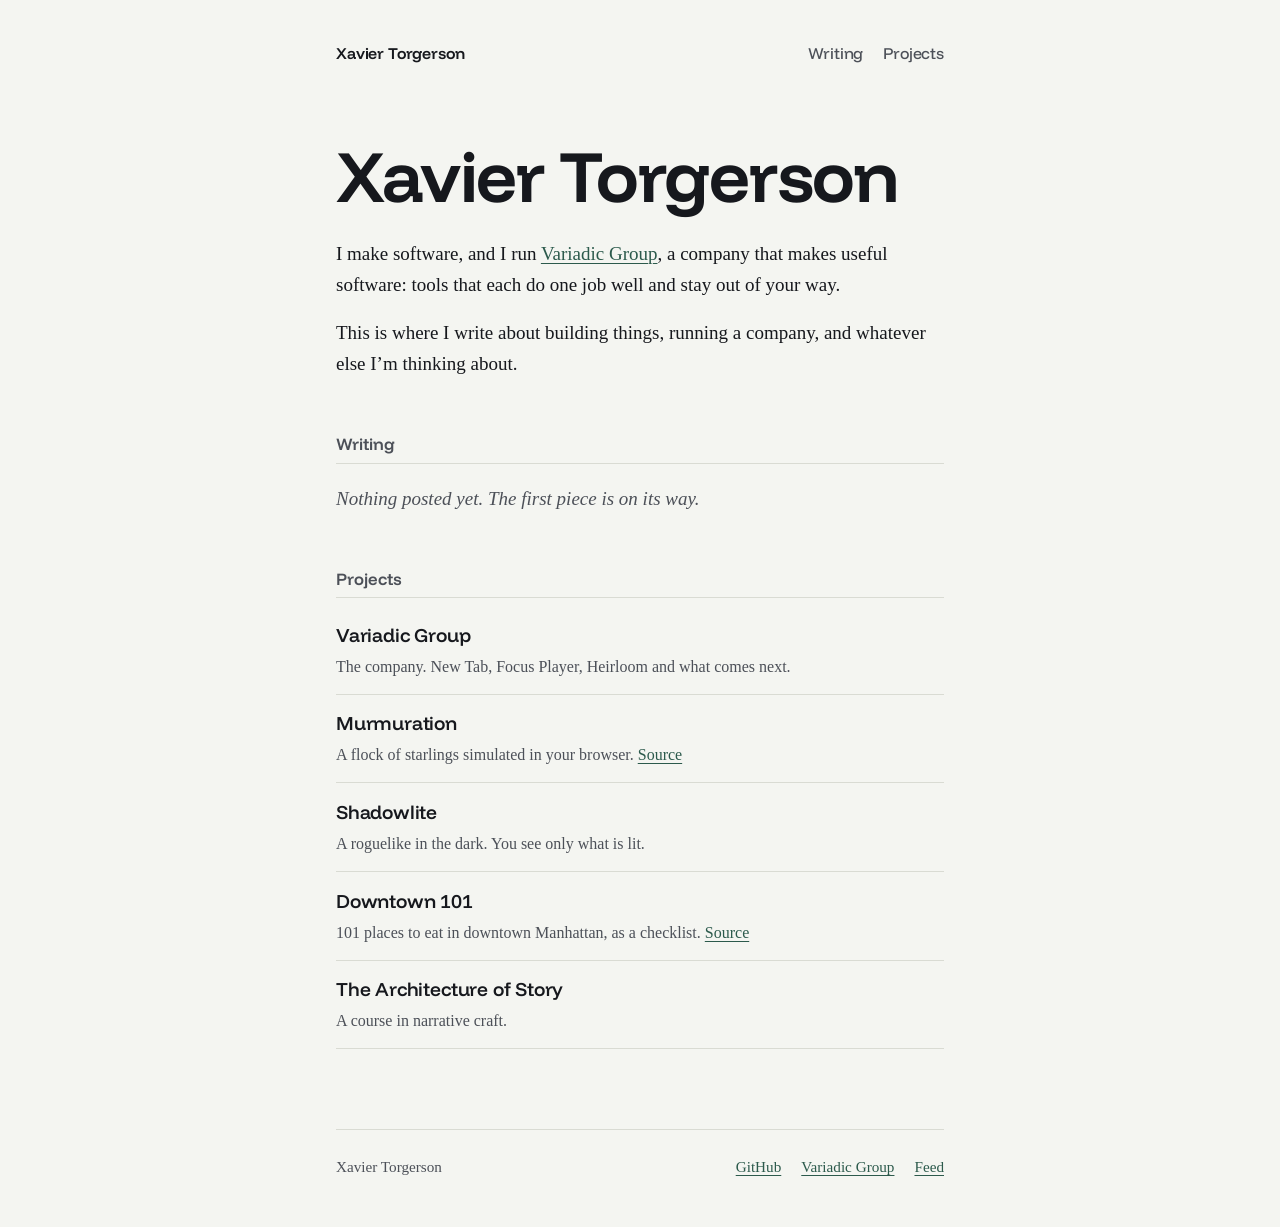
<file: index.html>
<!doctype html>
<html lang="en">
<head>
<meta charset="utf-8">
<meta name="viewport" content="width=device-width, initial-scale=1">
<title>Xavier Torgerson</title>
<meta name="description" content="Xavier Torgerson makes software and runs Variadic Group. Writing on building things and running a company.">
<link rel="canonical" href="https://xlt.pw/">
<meta name="author" content="Xavier Torgerson">
<meta property="og:type" content="website">
<meta property="og:site_name" content="Xavier Torgerson">
<meta property="og:url" content="https://xlt.pw/">
<meta property="og:title" content="Xavier Torgerson">
<meta property="og:description" content="Xavier Torgerson makes software and runs Variadic Group. Writing on building things and running a company.">
<meta property="og:image" content="https://xlt.pw/og.png">
<meta property="og:image:width" content="1200">
<meta property="og:image:height" content="630">
<meta name="twitter:card" content="summary_large_image">
<script type="application/ld+json">{"@context": "https://schema.org", "@graph": [{"@type": "WebSite", "@id": "https://xlt.pw/#site", "url": "https://xlt.pw/", "name": "Xavier Torgerson", "author": {"@id": "https://xlt.pw/#me"}}, {"@type": "Person", "@id": "https://xlt.pw/#me", "name": "Xavier Torgerson", "url": "https://xlt.pw/", "sameAs": ["https://github.com/xaviertorgerson"], "worksFor": {"@type": "Organization", "name": "Variadic Group", "url": "https://variadicgroup.com/"}}]}</script>
<link rel="stylesheet" href="/style.css">
<link rel="alternate" type="application/atom+xml" title="Xavier Torgerson" href="/feed.xml">
<link rel="icon" href="data:,">
</head>
<body>
<header class="top">
  <a href="/">Xavier Torgerson</a>
  <nav aria-label="Site"><a href="/writing/">Writing</a><a href="#projects">Projects</a></nav>
</header>
<main>
  <div class="intro">
    <h1>Xavier Torgerson</h1>
    <p>I make software, and I run <a href="https://variadicgroup.com">Variadic Group</a>, a company that makes useful software: tools that each do one job well and stay out of your way.</p>
    <p>This is where I write about building things, running a company, and whatever else I’m thinking about.</p>
  </div>

  <section aria-labelledby="h-writing">
    <h2 id="h-writing">Writing</h2>
    <!-- Newest first; the same list is on /writing/ and in /feed.xml. -->
    <p class="empty">Nothing posted yet. The first piece is on its way.</p>
  </section>

  <section id="projects" aria-labelledby="h-projects">
    <h2 id="h-projects">Projects</h2>
    <ul class="list">
      <li><a href="https://variadicgroup.com">Variadic Group</a><span>The company. New Tab, Focus Player, Heirloom and what comes next.</span></li>
      <li><a href="/murmuration/">Murmuration</a><span>A flock of starlings simulated in your browser. <a href="https://github.com/xaviertorgerson/murmuration">Source</a></span></li>
      <li><a href="/shadowlite/">Shadowlite</a><span>A roguelike in the dark. You see only what is lit.</span></li>
      <li><a href="/downtown-101/">Downtown 101</a><span>101 places to eat in downtown Manhattan, as a checklist. <a href="https://github.com/xaviertorgerson/downtown-101">Source</a></span></li>
      <li><a href="/storytelling.html">The Architecture of Story</a><span>A course in narrative craft.</span></li>
    </ul>
  </section>
</main>
<footer class="foot">
  <span>Xavier Torgerson</span>
  <nav aria-label="Elsewhere"><a href="https://github.com/xaviertorgerson">GitHub</a><a href="https://variadicgroup.com">Variadic Group</a><a href="/feed.xml">Feed</a></nav>
</footer>
</body>
</html>
</file>
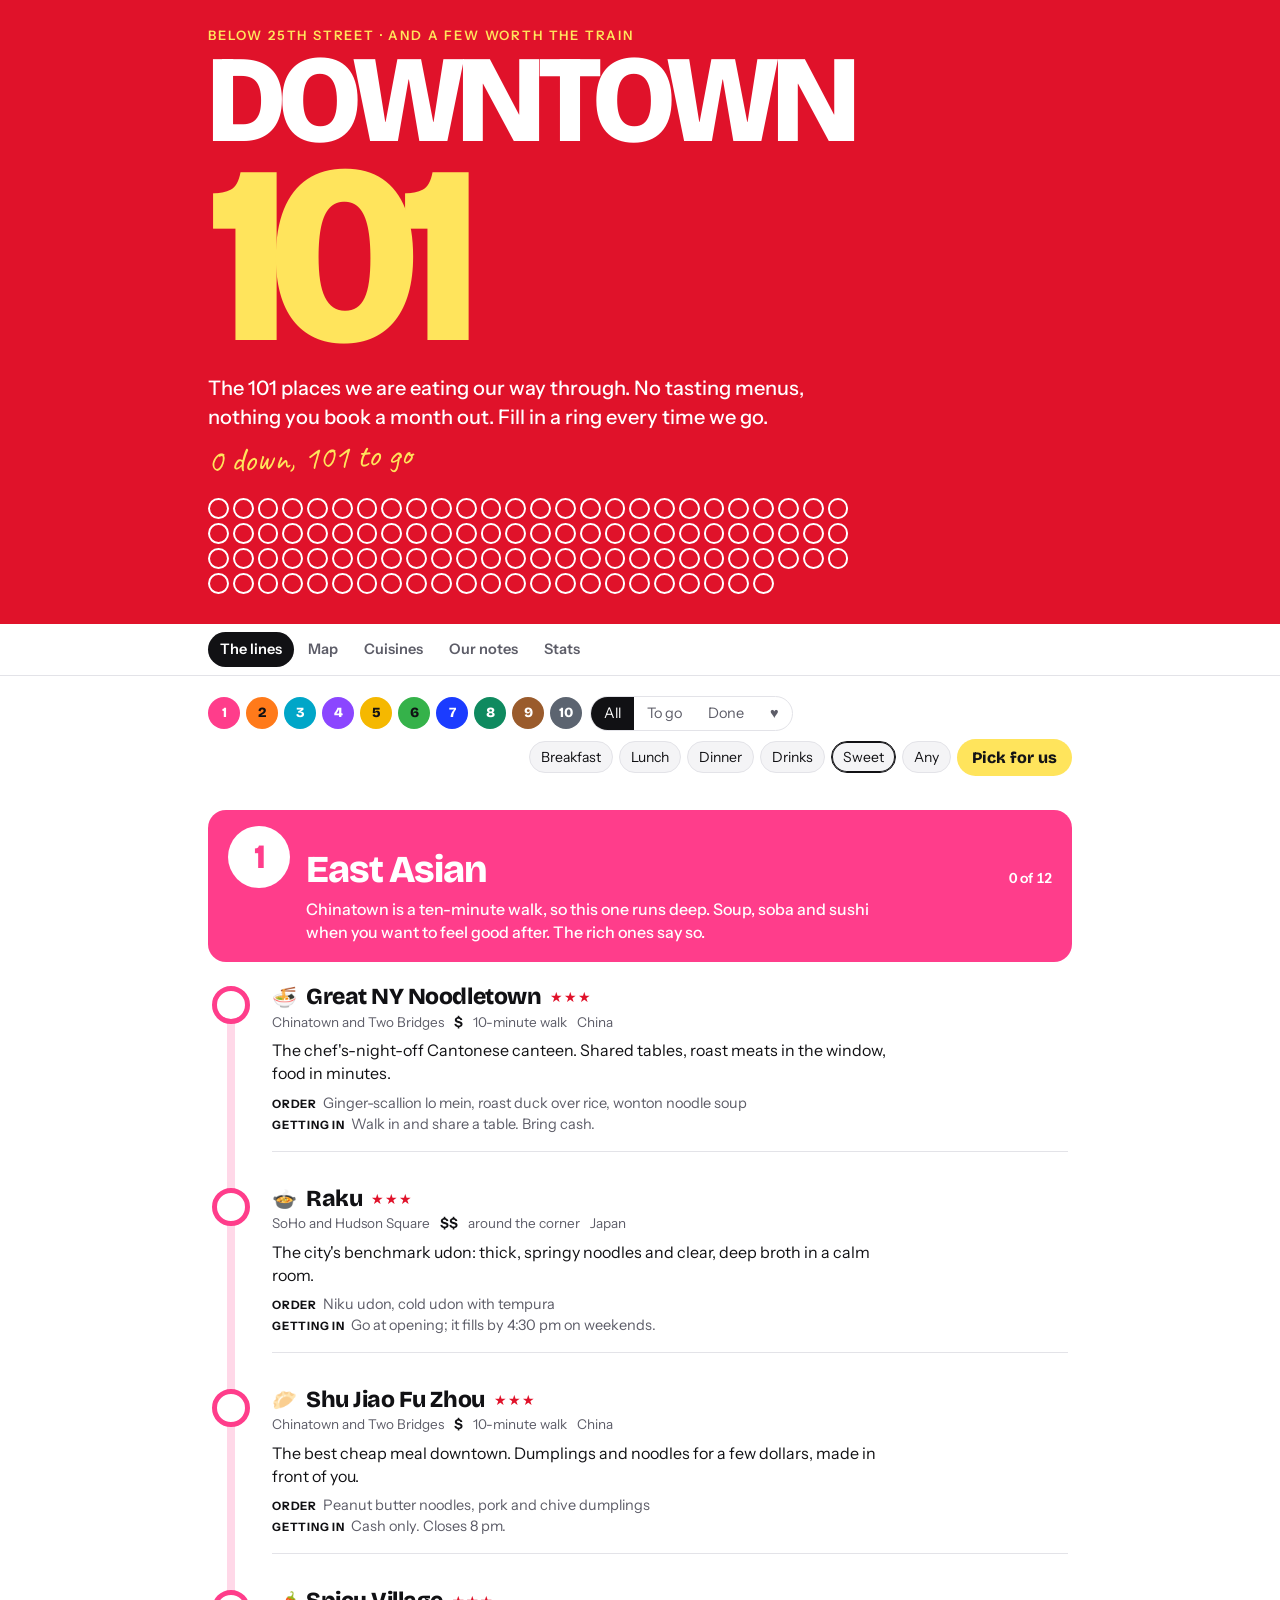
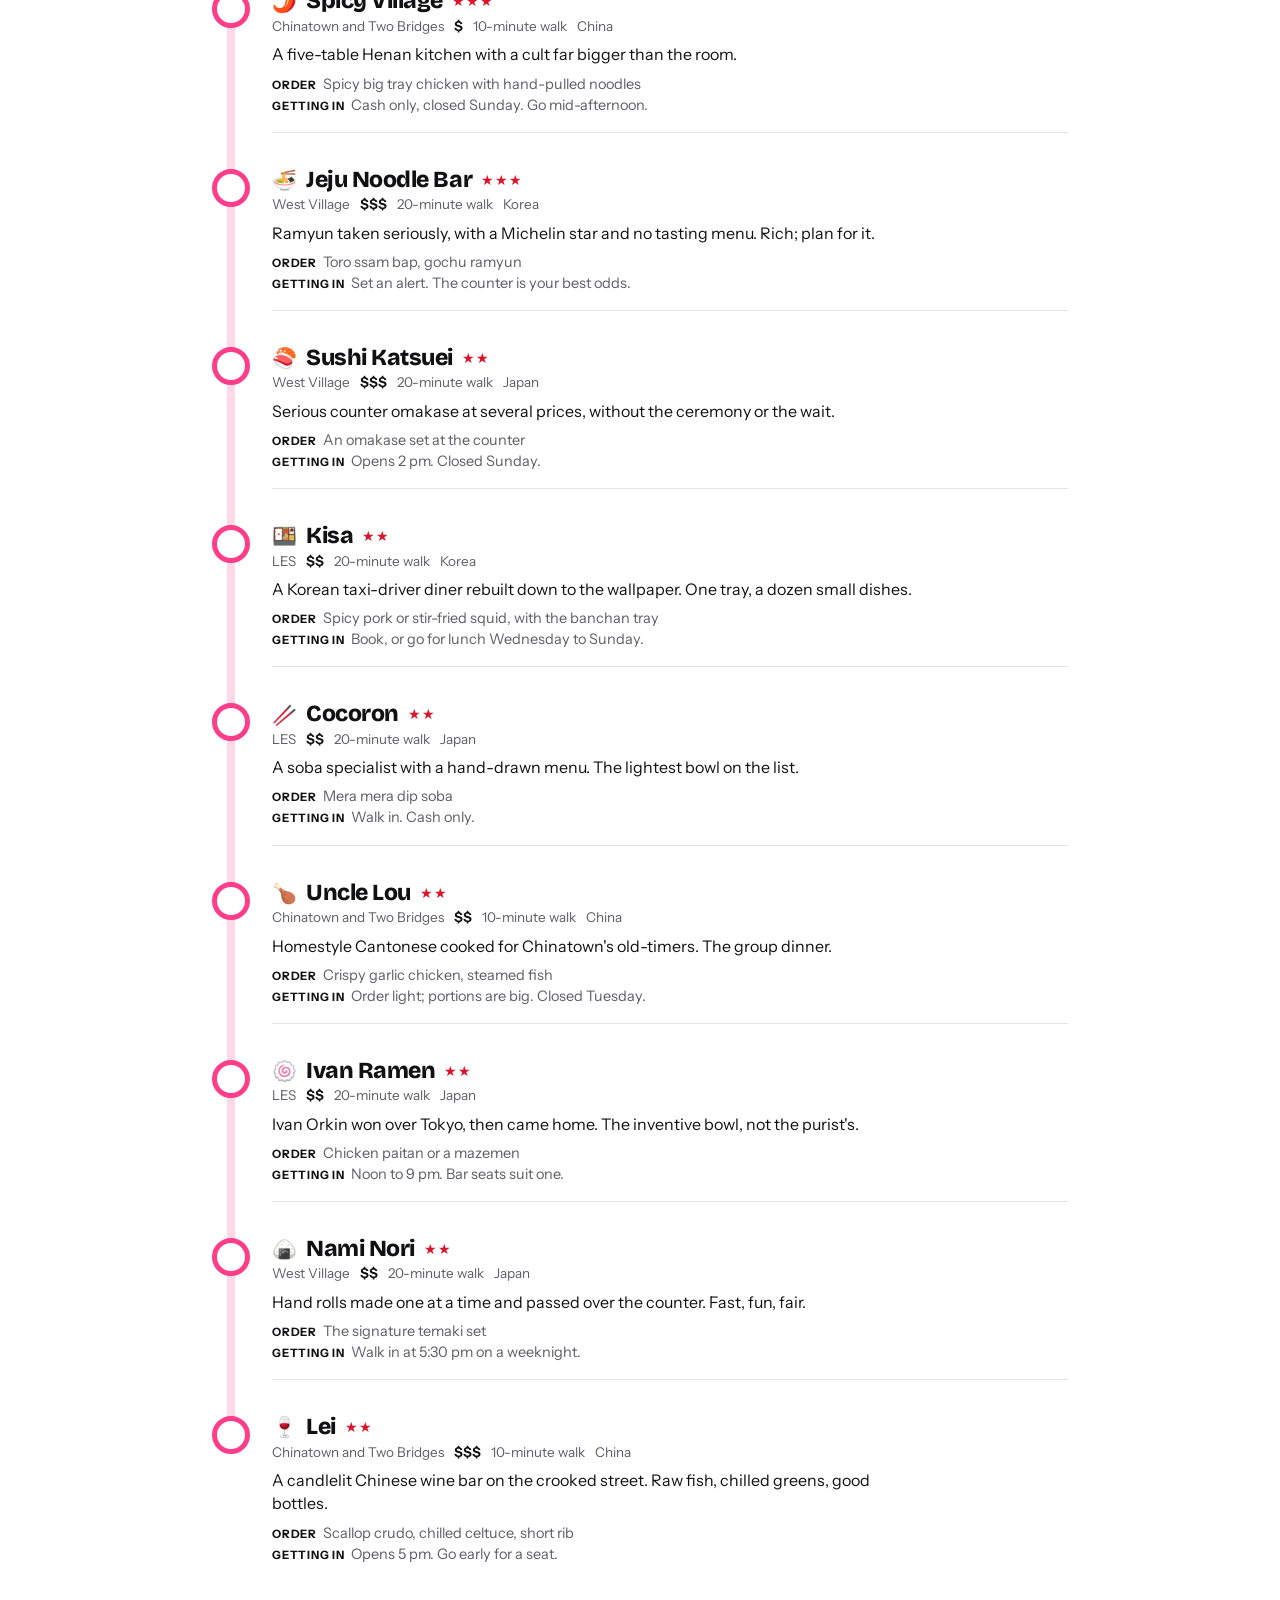
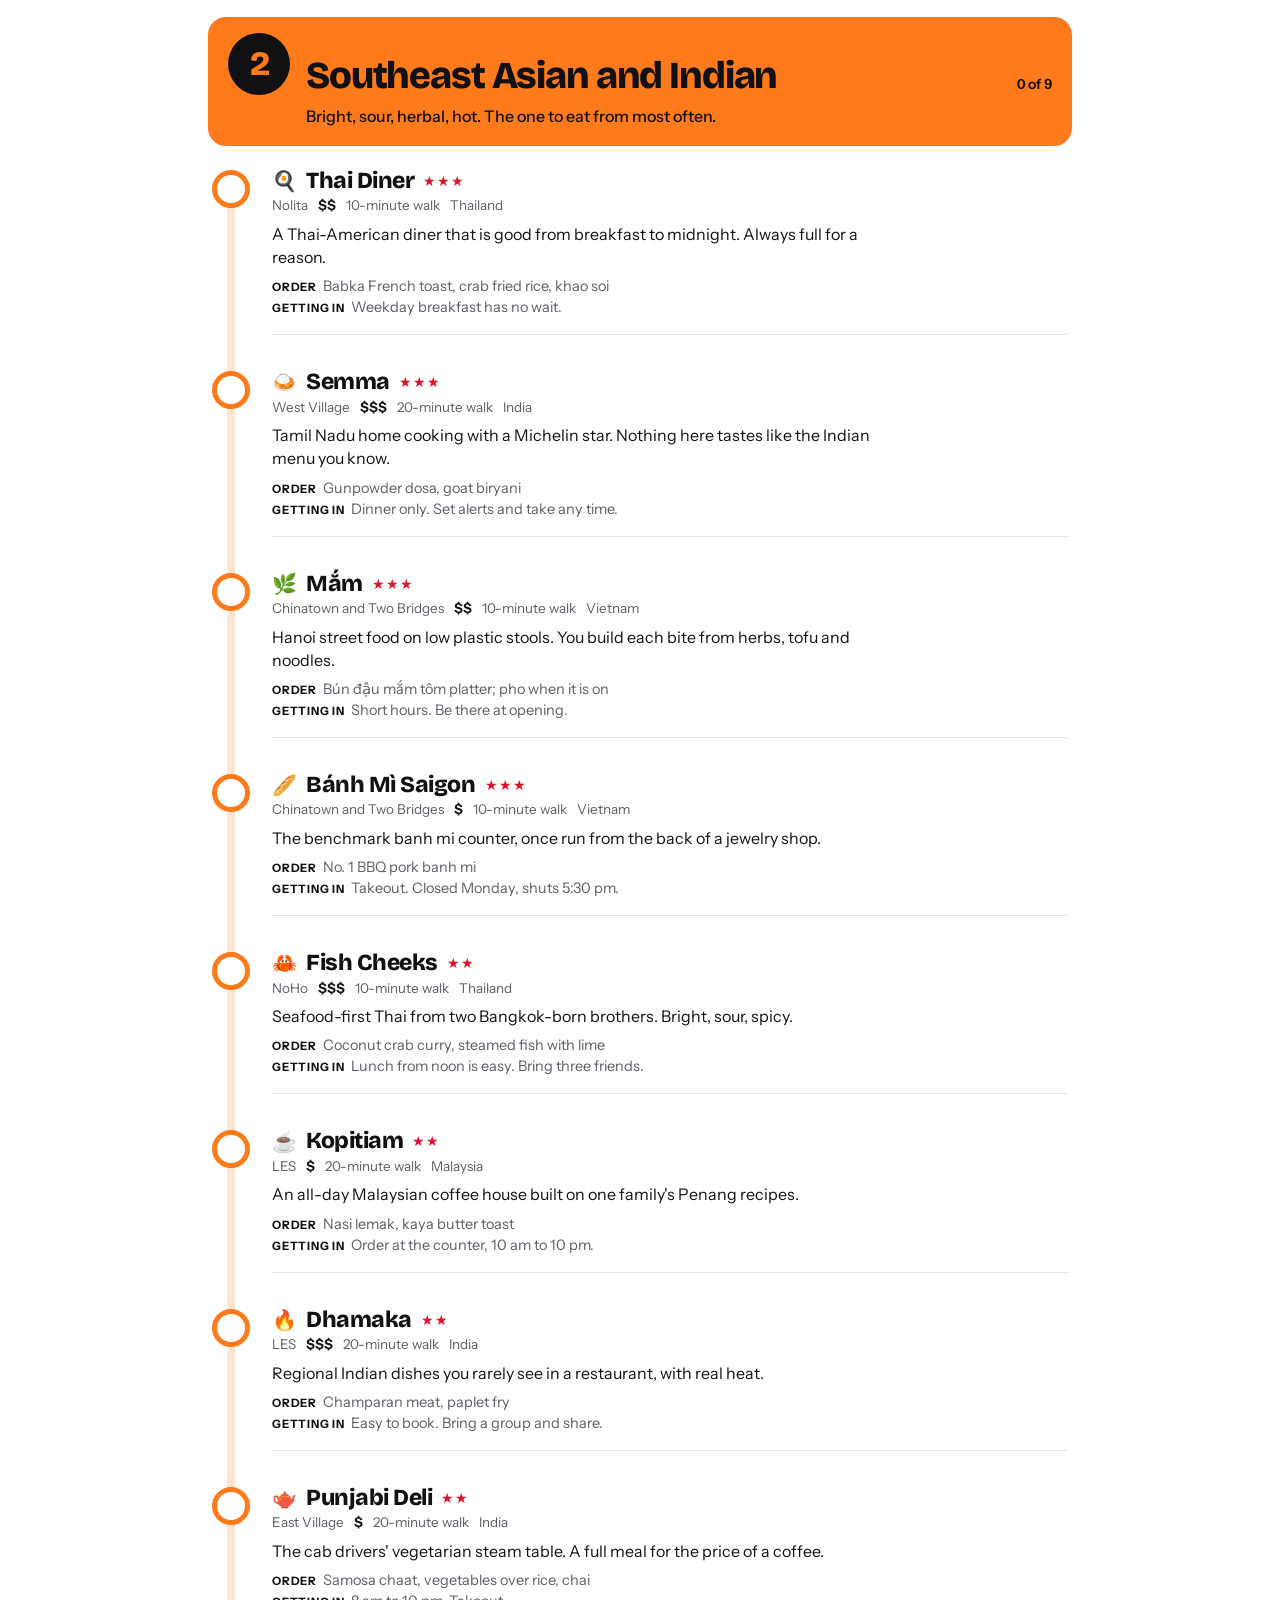
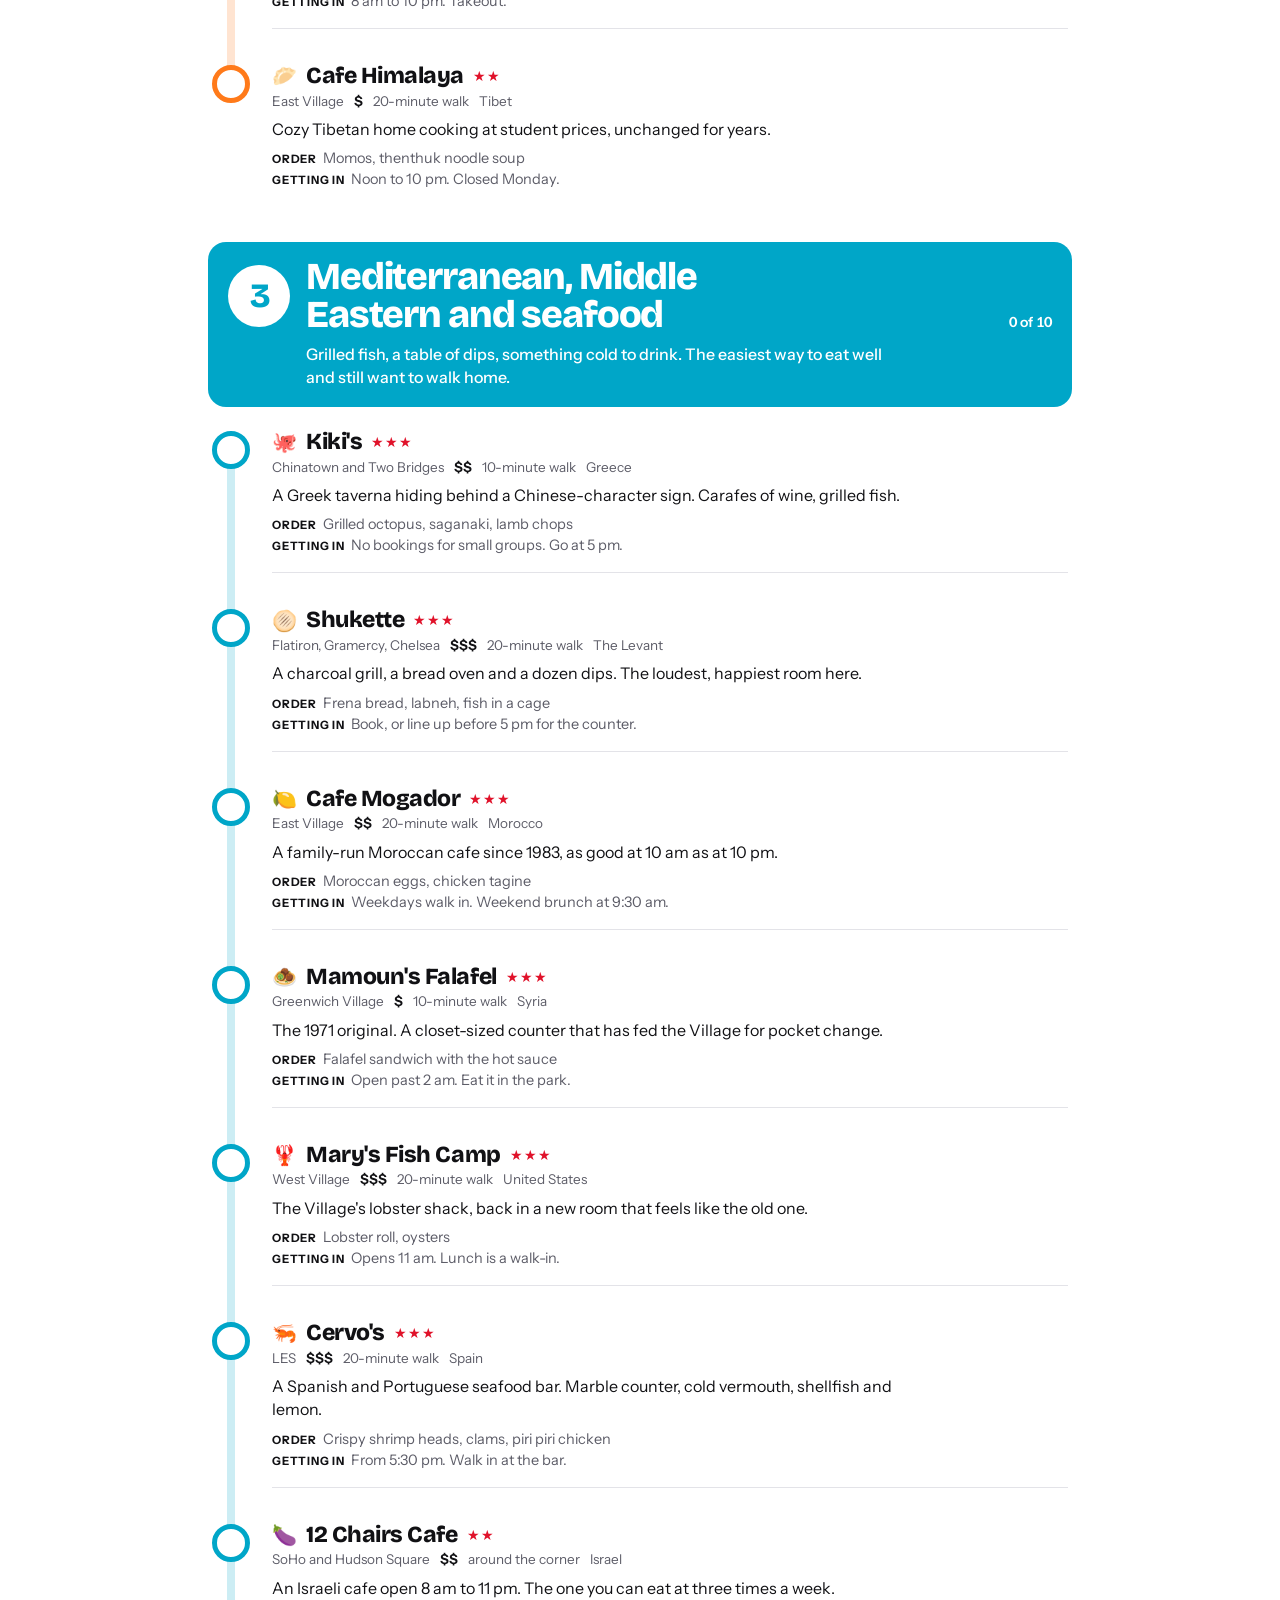
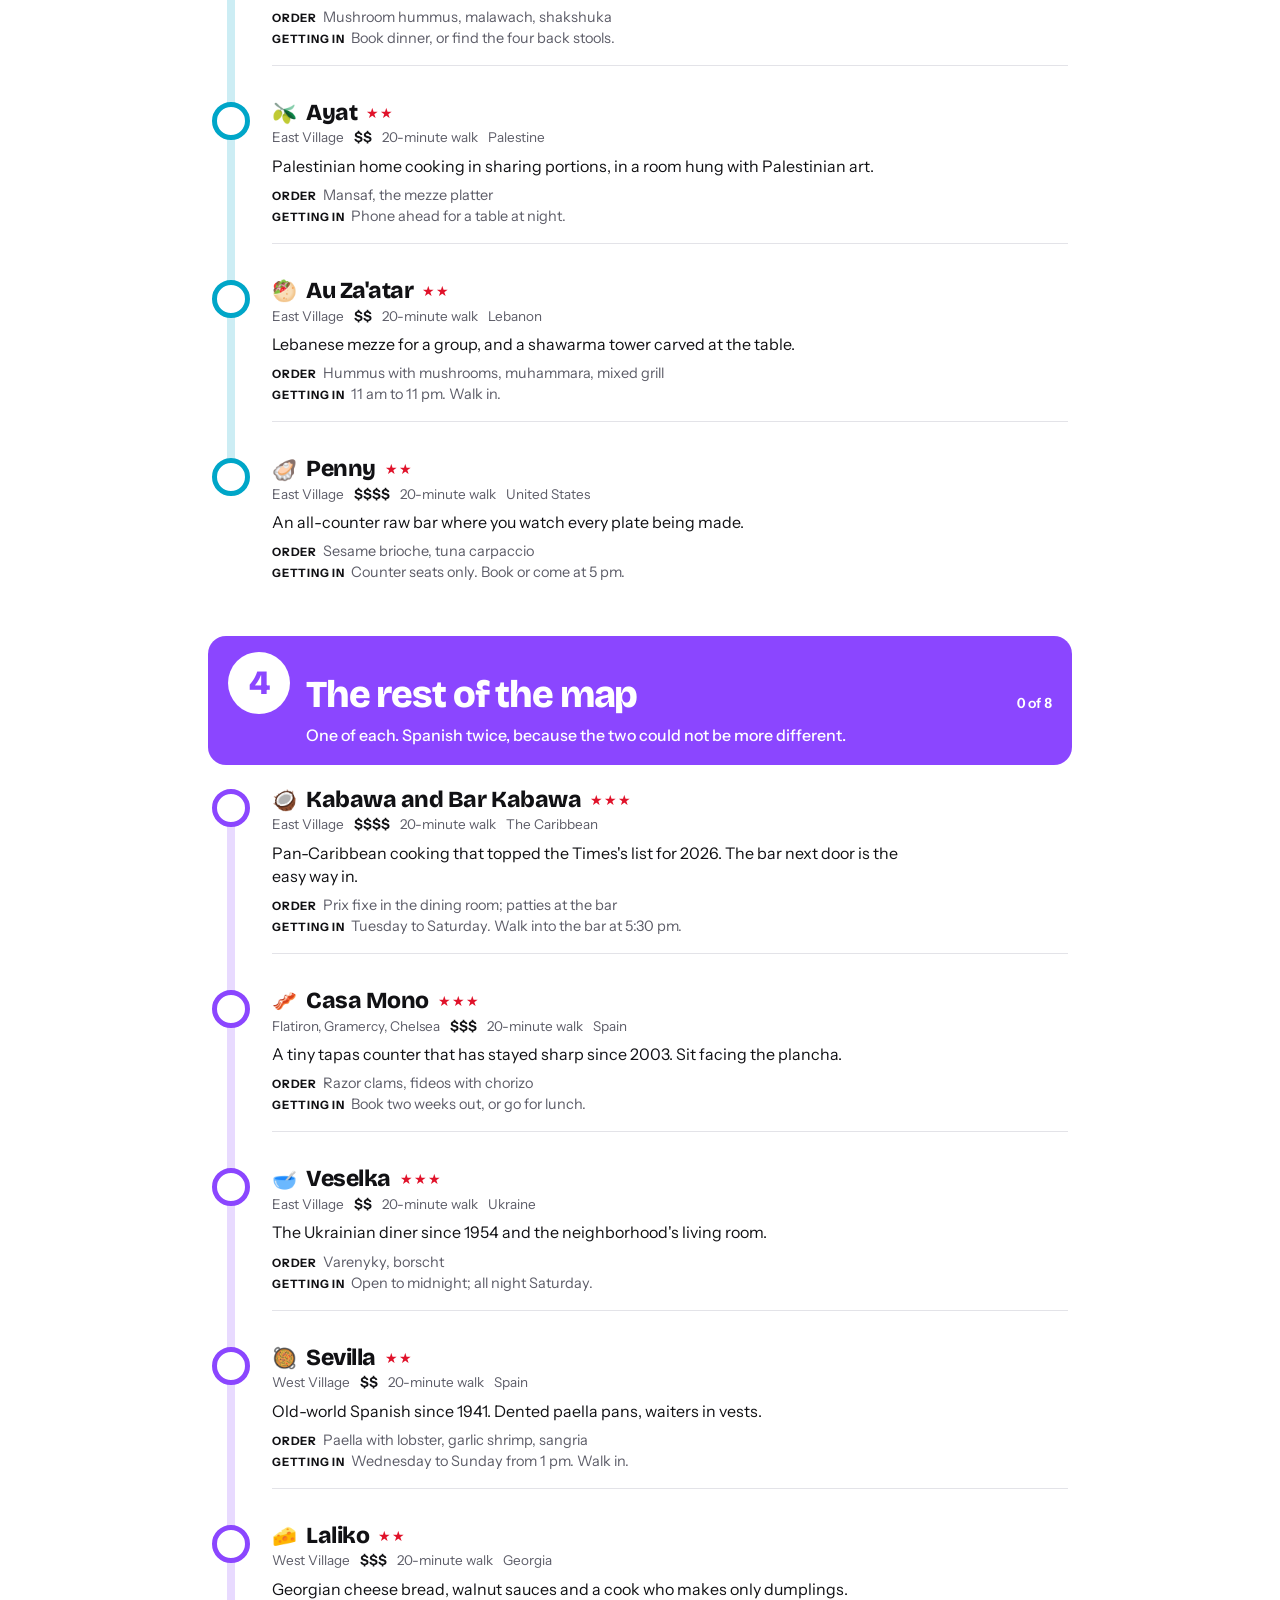
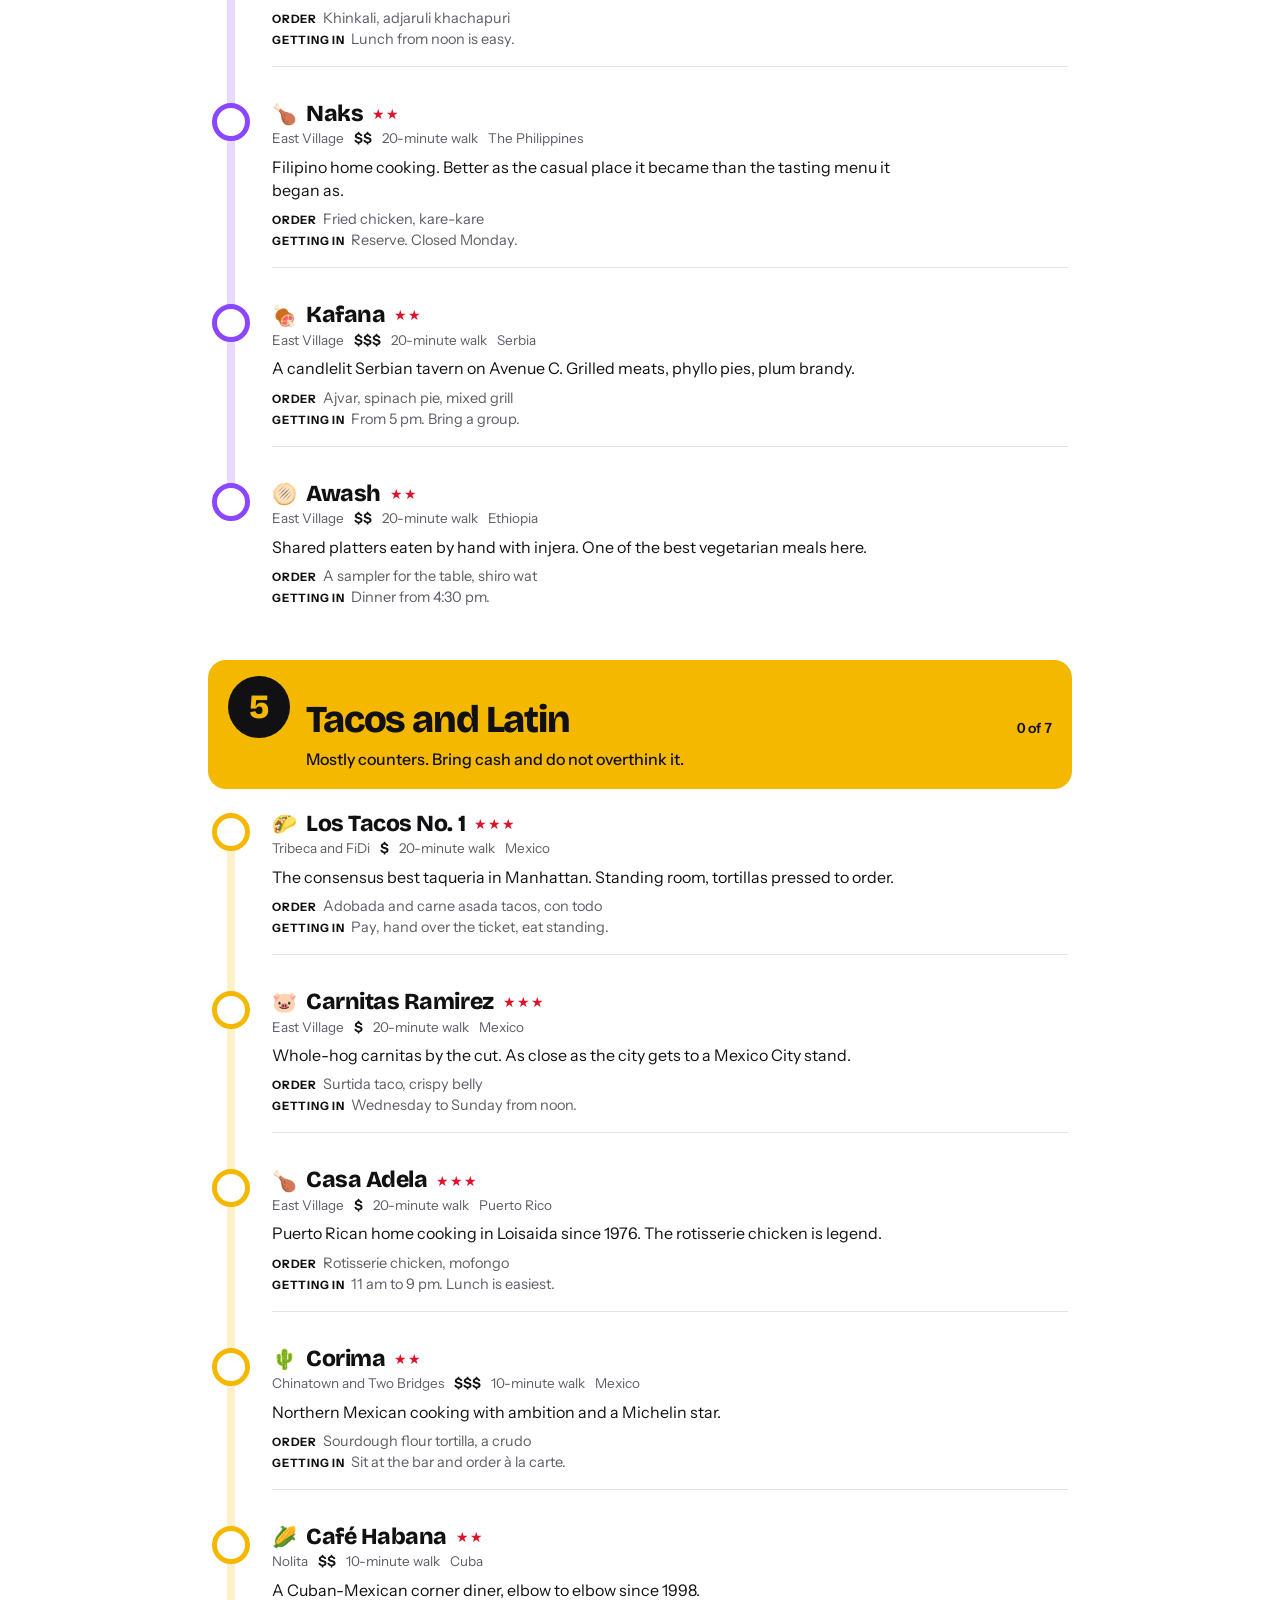
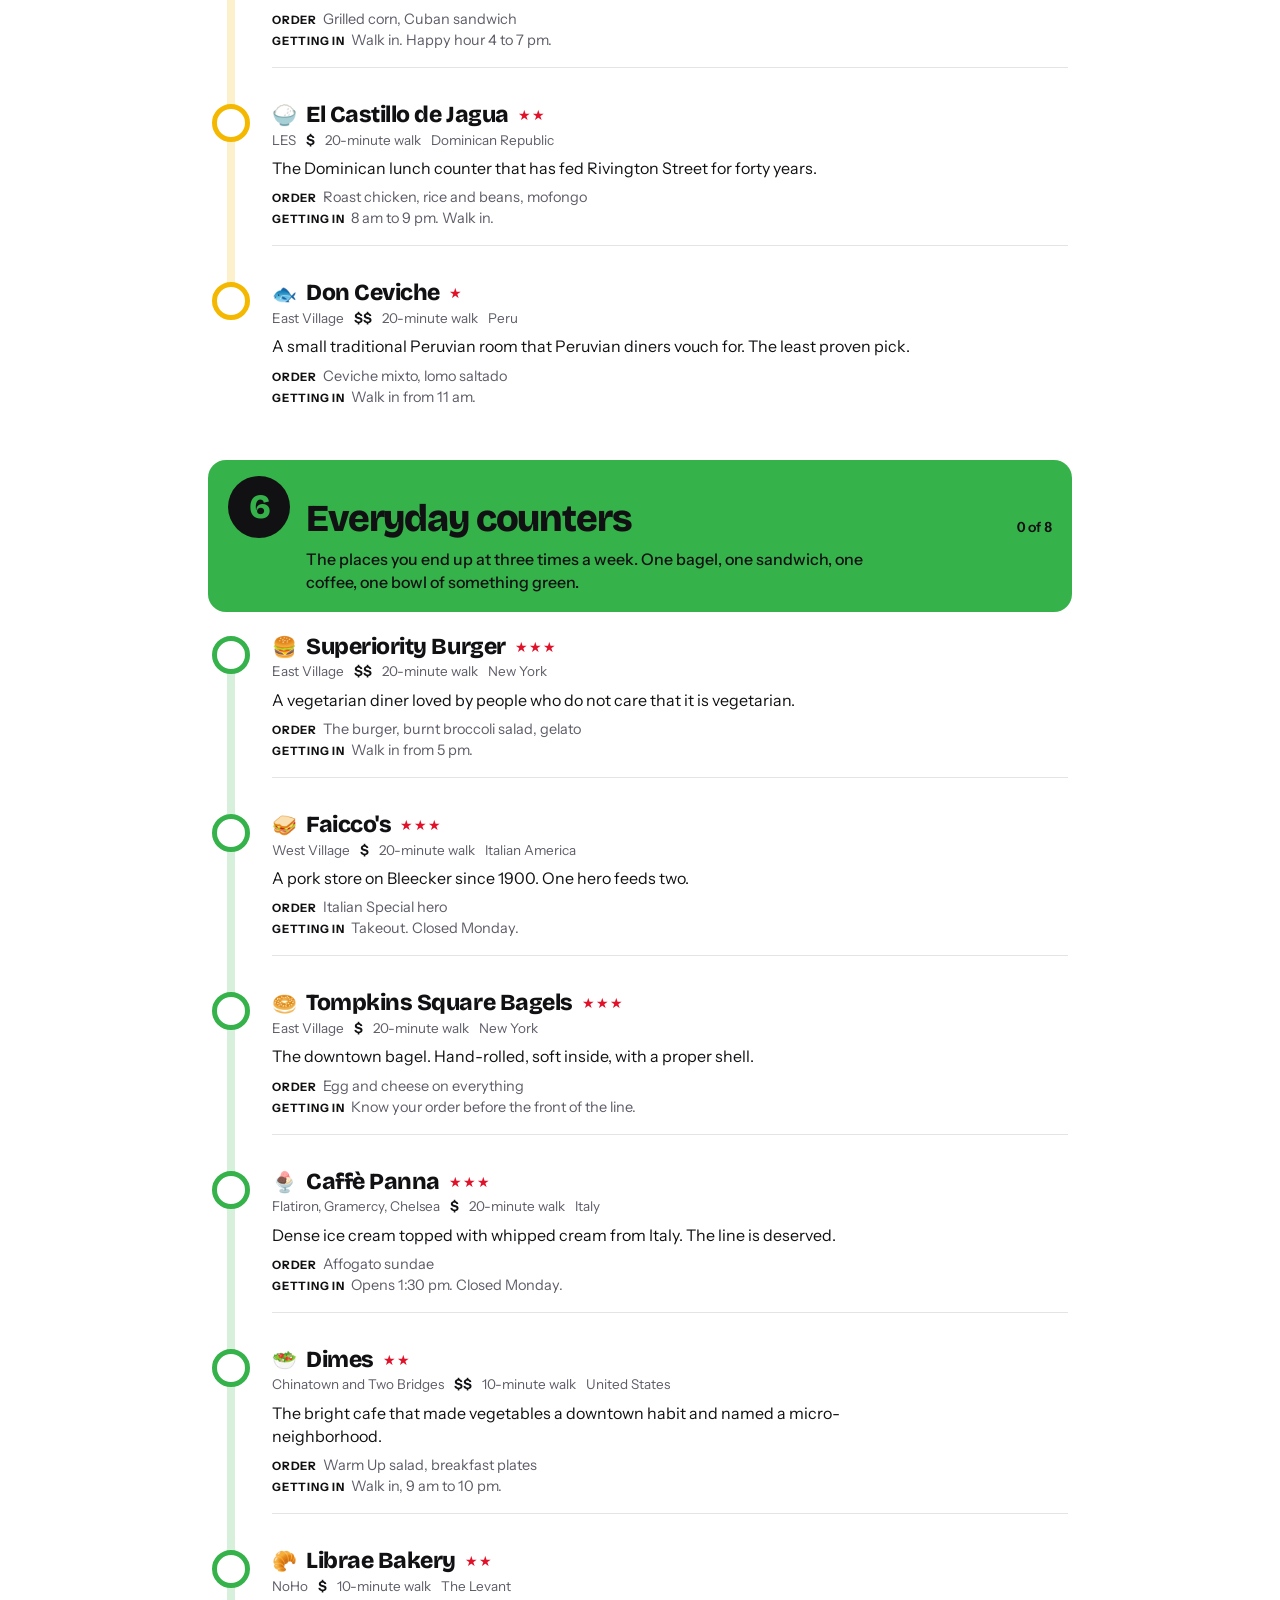
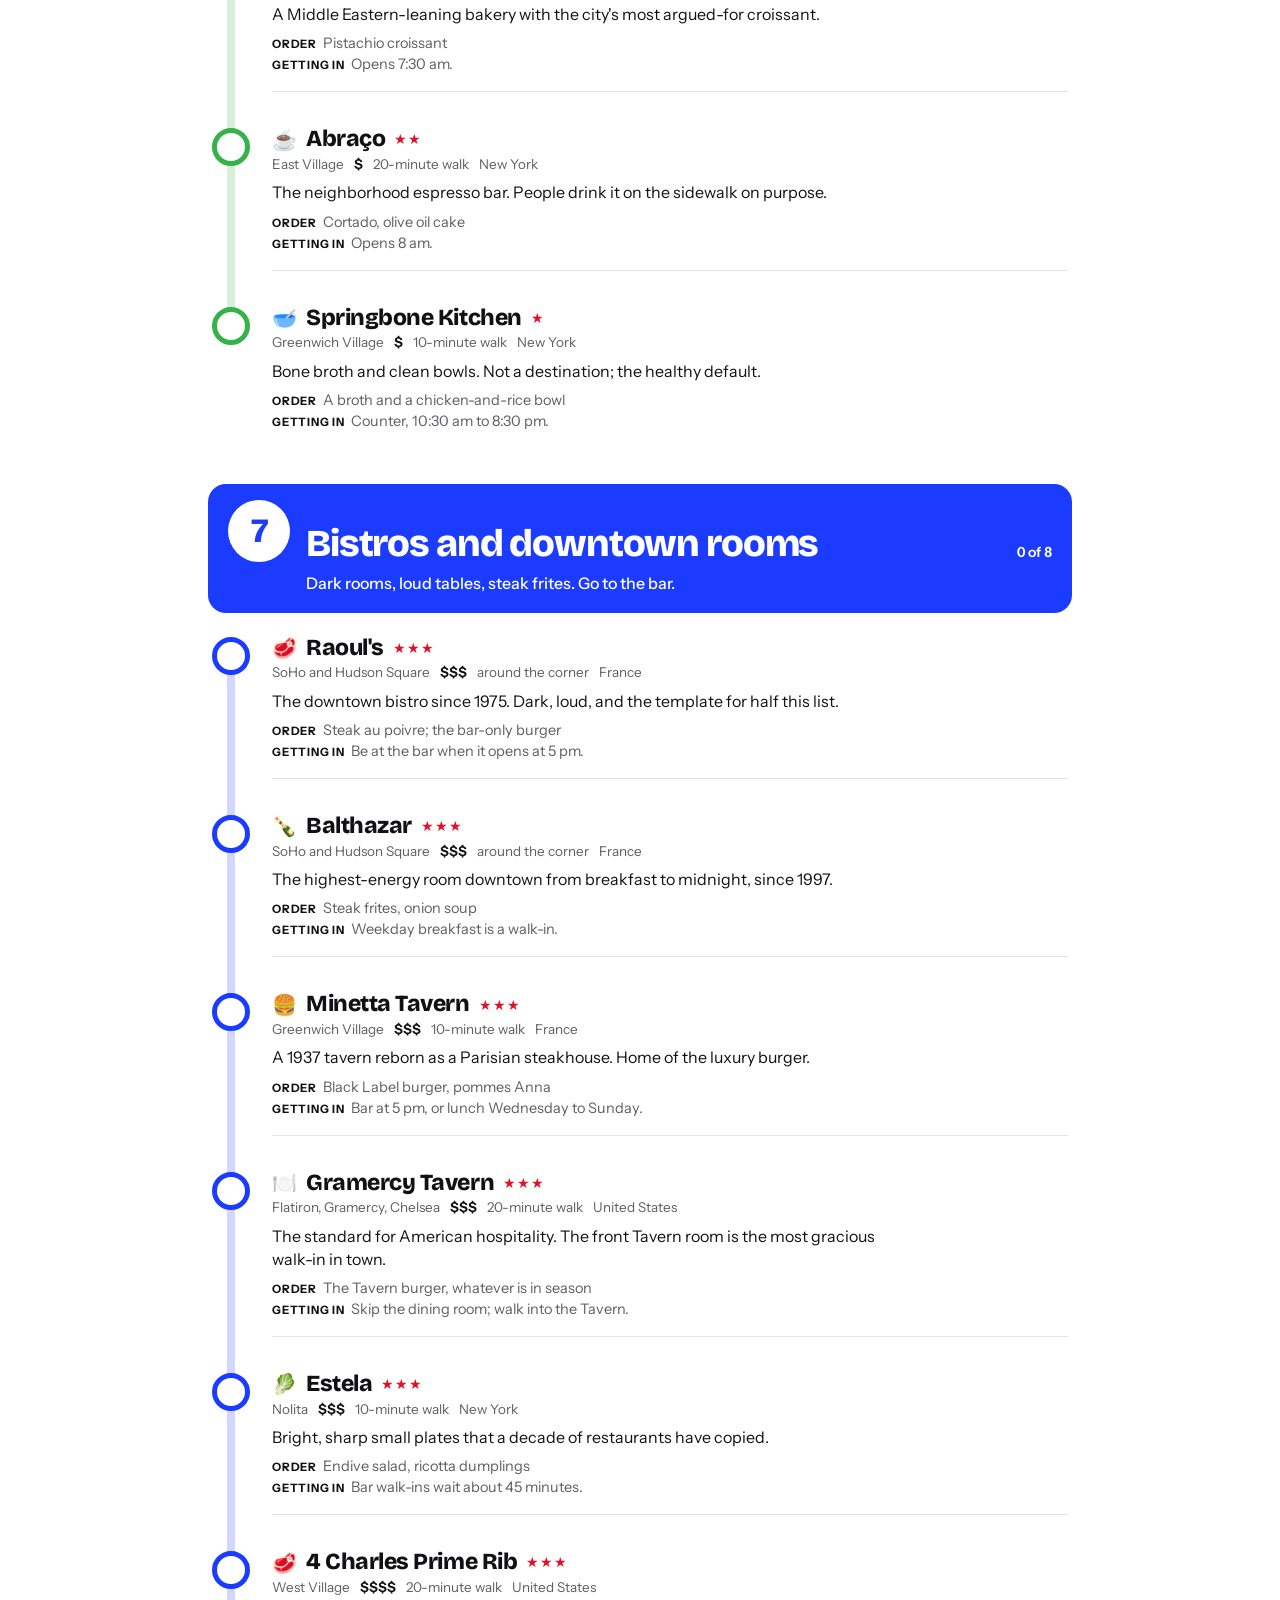
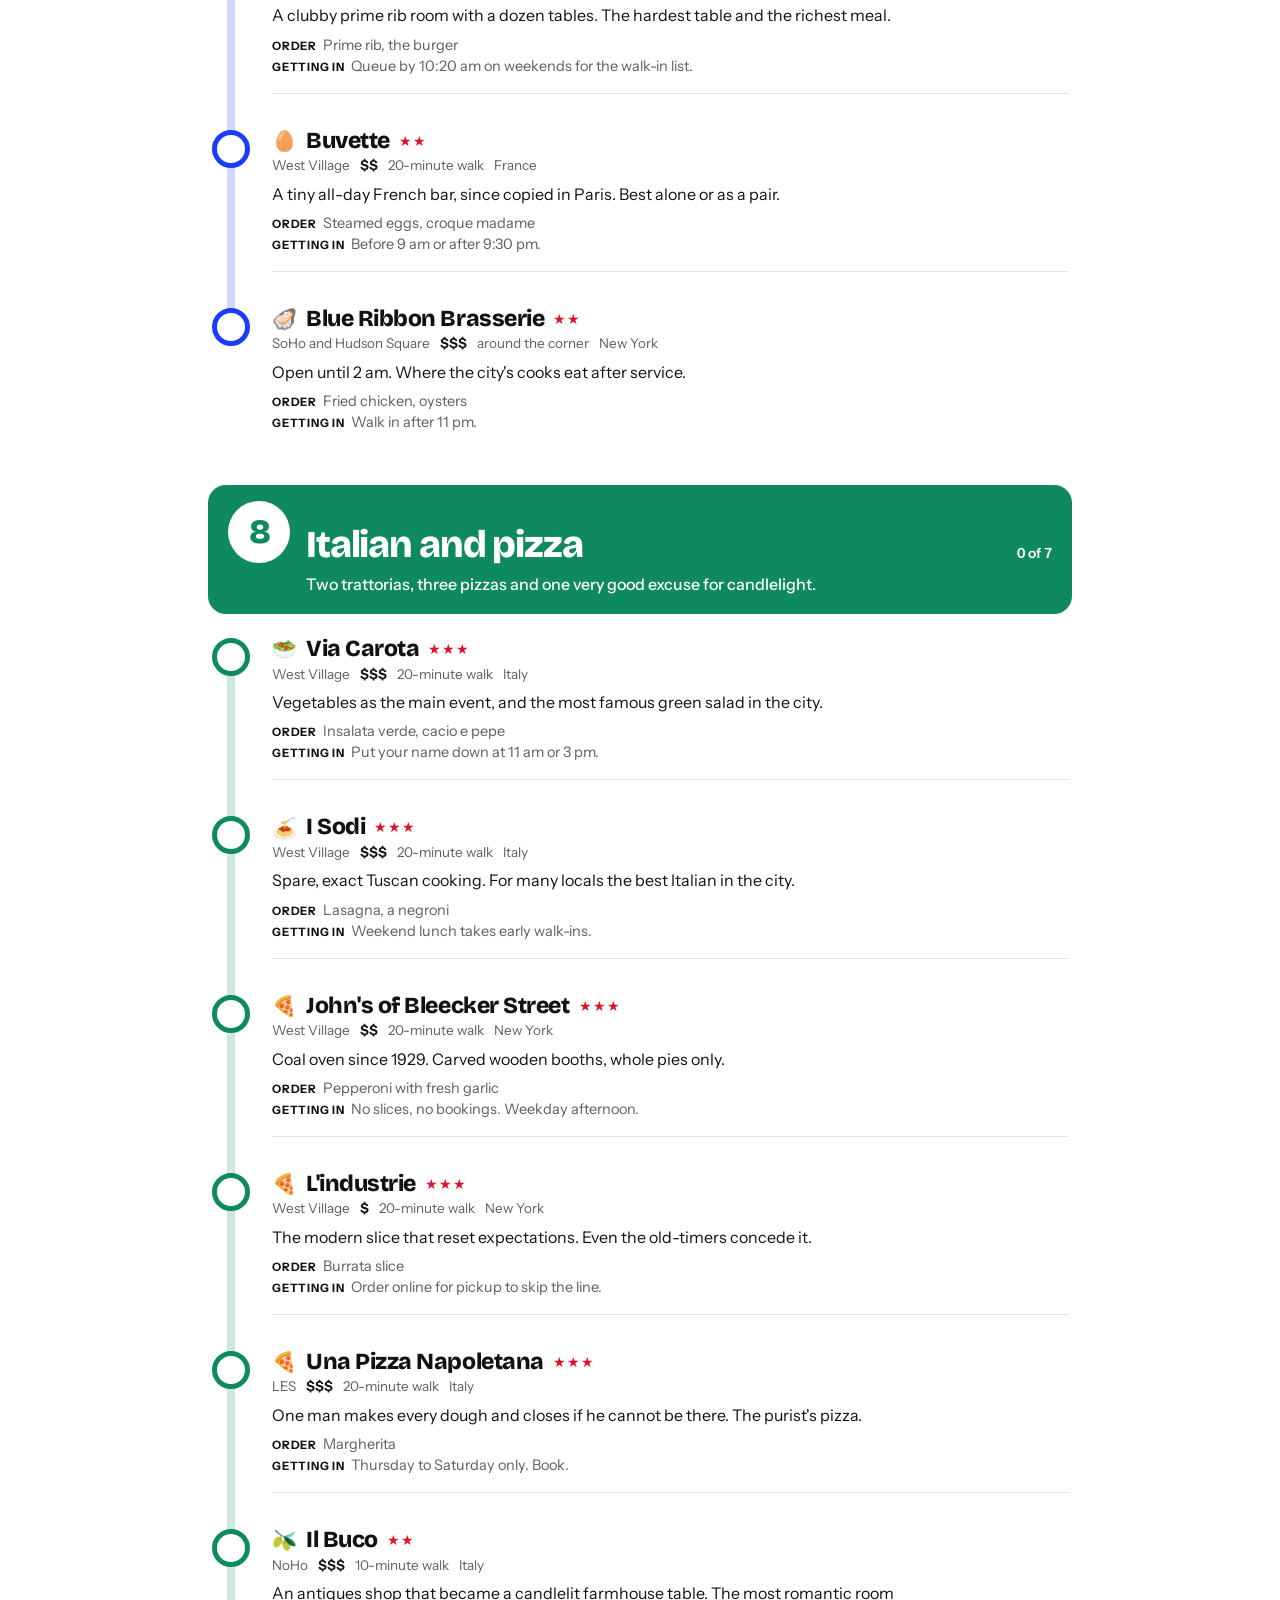
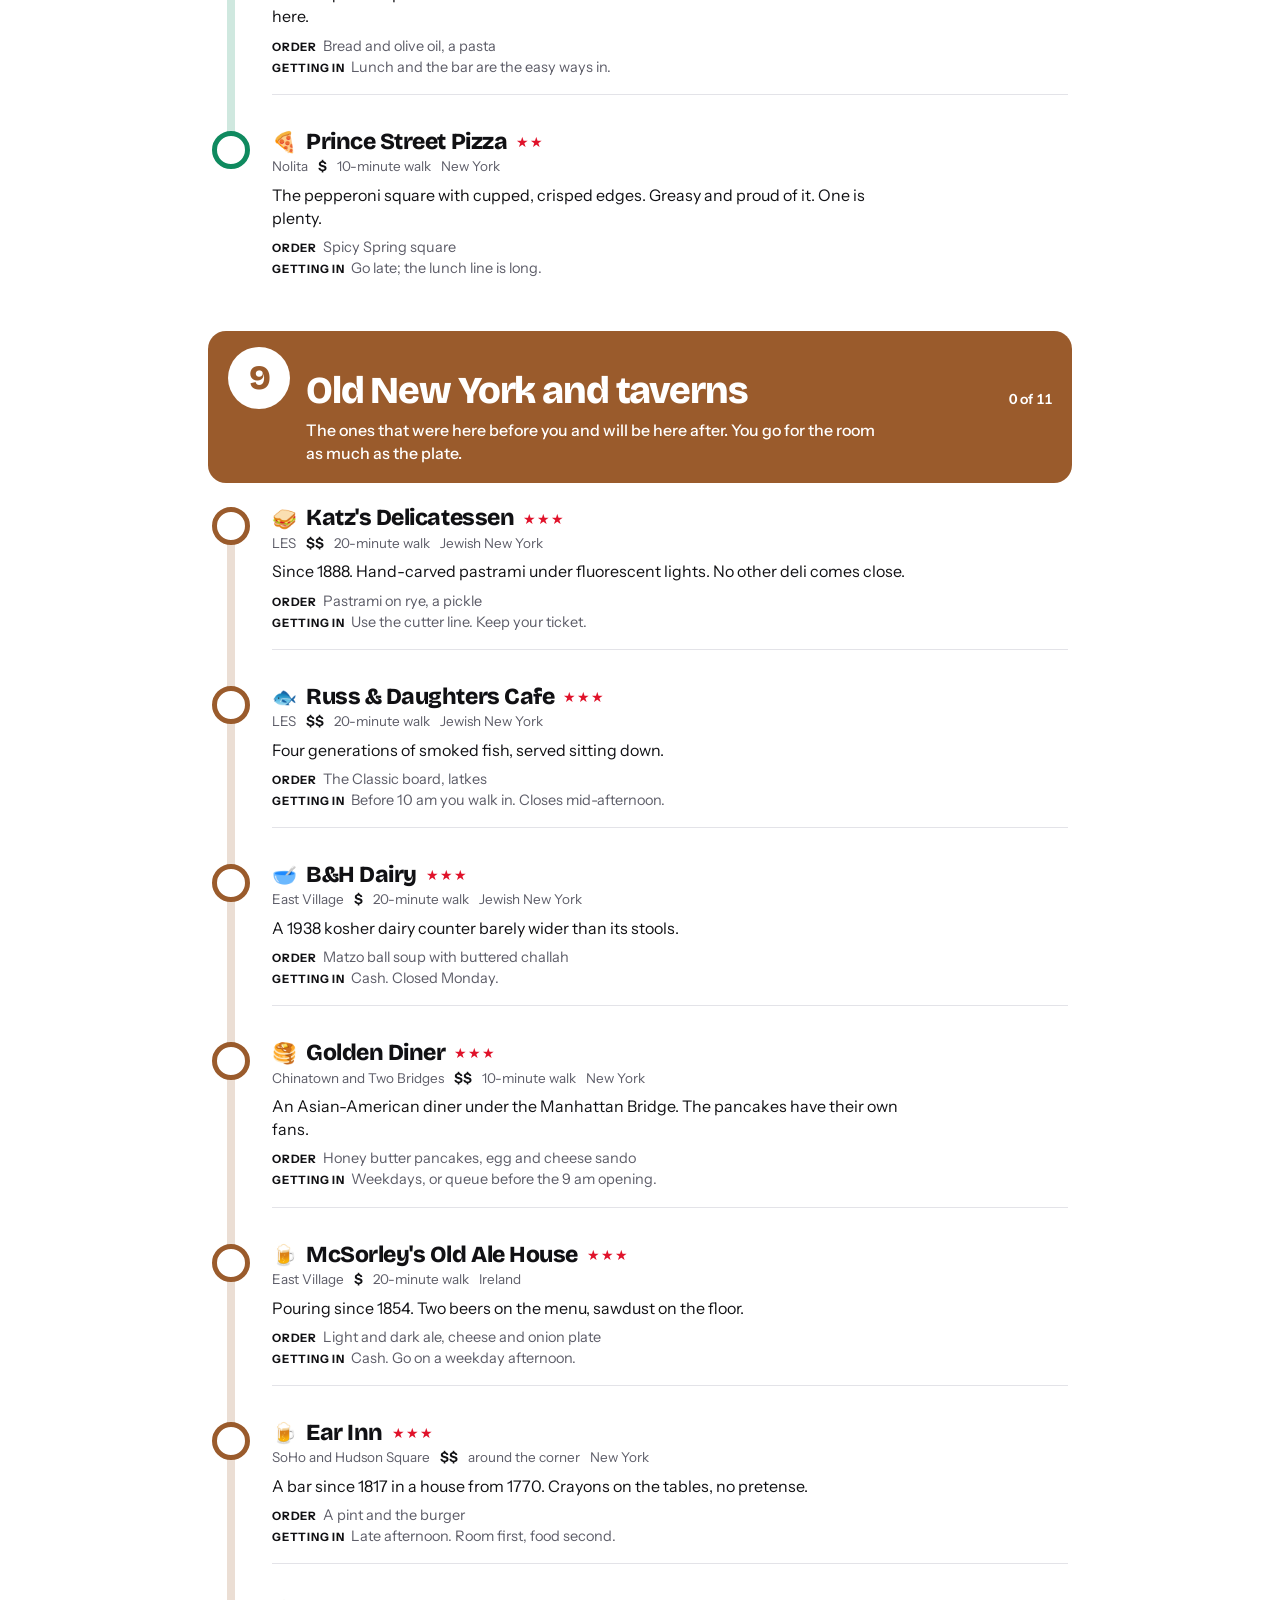
<file: downtown-101/index.html>
<!DOCTYPE html>
<html lang="en">
<head>
<meta charset="utf-8">
<meta name="viewport" content="width=device-width, initial-scale=1">
<title>Downtown 101: 101 places to eat in downtown Manhattan</title>
<meta name="description" content="101 places to eat in downtown Manhattan, as a checklist to work through. No tasting menus, nothing you book a month out.">
<link rel="canonical" href="https://xlt.pw/downtown-101/">
<meta property="og:title" content="Downtown 101">
<meta property="og:description" content="101 places to eat in downtown Manhattan, as a checklist to work through.">
<meta property="og:type" content="website">
<meta property="og:url" content="https://xlt.pw/downtown-101/">
<meta property="og:site_name" content="Xavier Torgerson">
<meta name="twitter:card" content="summary_large_image">
<meta name="author" content="Xavier Torgerson">
<!-- ld:start -->
<script type="application/ld+json">{"@context":"https://schema.org","@type":"ItemList","name":"Downtown 101","description":"101 places to eat in downtown Manhattan, as a checklist to work through.","url":"https://xlt.pw/downtown-101/","numberOfItems":101,"author":{"@type":"Person","name":"Xavier Torgerson","url":"https://xlt.pw/"},"itemListElement":[{"@type":"ListItem","position":1,"item":{"@type":"Restaurant","name":"Great NY Noodletown","servesCuisine":"China","priceRange":"$","description":"The chef's-night-off Cantonese canteen. Shared tables, roast meats in the window, food in minutes.","address":{"@type":"PostalAddress","addressLocality":"Chinatown and Two Bridges","addressRegion":"NY","addressCountry":"US"}}},{"@type":"ListItem","position":2,"item":{"@type":"Restaurant","name":"Raku","servesCuisine":"Japan","priceRange":"$$","description":"The city's benchmark udon: thick, springy noodles and clear, deep broth in a calm room.","address":{"@type":"PostalAddress","addressLocality":"SoHo and Hudson Square","addressRegion":"NY","addressCountry":"US"}}},{"@type":"ListItem","position":3,"item":{"@type":"Restaurant","name":"Shu Jiao Fu Zhou","servesCuisine":"China","priceRange":"$","description":"The best cheap meal downtown. Dumplings and noodles for a few dollars, made in front of you.","address":{"@type":"PostalAddress","addressLocality":"Chinatown and Two Bridges","addressRegion":"NY","addressCountry":"US"}}},{"@type":"ListItem","position":4,"item":{"@type":"Restaurant","name":"Spicy Village","servesCuisine":"China","priceRange":"$","description":"A five-table Henan kitchen with a cult far bigger than the room.","address":{"@type":"PostalAddress","addressLocality":"Chinatown and Two Bridges","addressRegion":"NY","addressCountry":"US"}}},{"@type":"ListItem","position":5,"item":{"@type":"Restaurant","name":"Jeju Noodle Bar","servesCuisine":"Korea","priceRange":"$$$","description":"Ramyun taken seriously, with a Michelin star and no tasting menu. Rich; plan for it.","address":{"@type":"PostalAddress","addressLocality":"West Village","addressRegion":"NY","addressCountry":"US"}}},{"@type":"ListItem","position":6,"item":{"@type":"Restaurant","name":"Sushi Katsuei","servesCuisine":"Japan","priceRange":"$$$","description":"Serious counter omakase at several prices, without the ceremony or the wait.","address":{"@type":"PostalAddress","addressLocality":"West Village","addressRegion":"NY","addressCountry":"US"}}},{"@type":"ListItem","position":7,"item":{"@type":"Restaurant","name":"Kisa","servesCuisine":"Korea","priceRange":"$$","description":"A Korean taxi-driver diner rebuilt down to the wallpaper. One tray, a dozen small dishes.","address":{"@type":"PostalAddress","addressLocality":"LES","addressRegion":"NY","addressCountry":"US"}}},{"@type":"ListItem","position":8,"item":{"@type":"Restaurant","name":"Cocoron","servesCuisine":"Japan","priceRange":"$$","description":"A soba specialist with a hand-drawn menu. The lightest bowl on the list.","address":{"@type":"PostalAddress","addressLocality":"LES","addressRegion":"NY","addressCountry":"US"}}},{"@type":"ListItem","position":9,"item":{"@type":"Restaurant","name":"Uncle Lou","servesCuisine":"China","priceRange":"$$","description":"Homestyle Cantonese cooked for Chinatown's old-timers. The group dinner.","address":{"@type":"PostalAddress","addressLocality":"Chinatown and Two Bridges","addressRegion":"NY","addressCountry":"US"}}},{"@type":"ListItem","position":10,"item":{"@type":"Restaurant","name":"Ivan Ramen","servesCuisine":"Japan","priceRange":"$$","description":"Ivan Orkin won over Tokyo, then came home. The inventive bowl, not the purist's.","address":{"@type":"PostalAddress","addressLocality":"LES","addressRegion":"NY","addressCountry":"US"}}},{"@type":"ListItem","position":11,"item":{"@type":"Restaurant","name":"Nami Nori","servesCuisine":"Japan","priceRange":"$$","description":"Hand rolls made one at a time and passed over the counter. Fast, fun, fair.","address":{"@type":"PostalAddress","addressLocality":"West Village","addressRegion":"NY","addressCountry":"US"}}},{"@type":"ListItem","position":12,"item":{"@type":"Restaurant","name":"Lei","servesCuisine":"China","priceRange":"$$$","description":"A candlelit Chinese wine bar on the crooked street. Raw fish, chilled greens, good bottles.","address":{"@type":"PostalAddress","addressLocality":"Chinatown and Two Bridges","addressRegion":"NY","addressCountry":"US"}}},{"@type":"ListItem","position":13,"item":{"@type":"Restaurant","name":"Thai Diner","servesCuisine":"Thailand","priceRange":"$$","description":"A Thai-American diner that is good from breakfast to midnight. Always full for a reason.","address":{"@type":"PostalAddress","addressLocality":"Nolita","addressRegion":"NY","addressCountry":"US"}}},{"@type":"ListItem","position":14,"item":{"@type":"Restaurant","name":"Semma","servesCuisine":"India","priceRange":"$$$","description":"Tamil Nadu home cooking with a Michelin star. Nothing here tastes like the Indian menu you know.","address":{"@type":"PostalAddress","addressLocality":"West Village","addressRegion":"NY","addressCountry":"US"}}},{"@type":"ListItem","position":15,"item":{"@type":"Restaurant","name":"Mắm","servesCuisine":"Vietnam","priceRange":"$$","description":"Hanoi street food on low plastic stools. You build each bite from herbs, tofu and noodles.","address":{"@type":"PostalAddress","addressLocality":"Chinatown and Two Bridges","addressRegion":"NY","addressCountry":"US"}}},{"@type":"ListItem","position":16,"item":{"@type":"Restaurant","name":"Bánh Mì Saigon","servesCuisine":"Vietnam","priceRange":"$","description":"The benchmark banh mi counter, once run from the back of a jewelry shop.","address":{"@type":"PostalAddress","addressLocality":"Chinatown and Two Bridges","addressRegion":"NY","addressCountry":"US"}}},{"@type":"ListItem","position":17,"item":{"@type":"Restaurant","name":"Fish Cheeks","servesCuisine":"Thailand","priceRange":"$$$","description":"Seafood-first Thai from two Bangkok-born brothers. Bright, sour, spicy.","address":{"@type":"PostalAddress","addressLocality":"NoHo","addressRegion":"NY","addressCountry":"US"}}},{"@type":"ListItem","position":18,"item":{"@type":"Restaurant","name":"Kopitiam","servesCuisine":"Malaysia","priceRange":"$","description":"An all-day Malaysian coffee house built on one family's Penang recipes.","address":{"@type":"PostalAddress","addressLocality":"LES","addressRegion":"NY","addressCountry":"US"}}},{"@type":"ListItem","position":19,"item":{"@type":"Restaurant","name":"Dhamaka","servesCuisine":"India","priceRange":"$$$","description":"Regional Indian dishes you rarely see in a restaurant, with real heat.","address":{"@type":"PostalAddress","addressLocality":"LES","addressRegion":"NY","addressCountry":"US"}}},{"@type":"ListItem","position":20,"item":{"@type":"Restaurant","name":"Punjabi Deli","servesCuisine":"India","priceRange":"$","description":"The cab drivers' vegetarian steam table. A full meal for the price of a coffee.","address":{"@type":"PostalAddress","addressLocality":"East Village","addressRegion":"NY","addressCountry":"US"}}},{"@type":"ListItem","position":21,"item":{"@type":"Restaurant","name":"Cafe Himalaya","servesCuisine":"Tibet","priceRange":"$","description":"Cozy Tibetan home cooking at student prices, unchanged for years.","address":{"@type":"PostalAddress","addressLocality":"East Village","addressRegion":"NY","addressCountry":"US"}}},{"@type":"ListItem","position":22,"item":{"@type":"Restaurant","name":"Kiki's","servesCuisine":"Greece","priceRange":"$$","description":"A Greek taverna hiding behind a Chinese-character sign. Carafes of wine, grilled fish.","address":{"@type":"PostalAddress","addressLocality":"Chinatown and Two Bridges","addressRegion":"NY","addressCountry":"US"}}},{"@type":"ListItem","position":23,"item":{"@type":"Restaurant","name":"Shukette","servesCuisine":"The Levant","priceRange":"$$$","description":"A charcoal grill, a bread oven and a dozen dips. The loudest, happiest room here.","address":{"@type":"PostalAddress","addressLocality":"Flatiron, Gramercy, Chelsea","addressRegion":"NY","addressCountry":"US"}}},{"@type":"ListItem","position":24,"item":{"@type":"Restaurant","name":"Cafe Mogador","servesCuisine":"Morocco","priceRange":"$$","description":"A family-run Moroccan cafe since 1983, as good at 10 am as at 10 pm.","address":{"@type":"PostalAddress","addressLocality":"East Village","addressRegion":"NY","addressCountry":"US"}}},{"@type":"ListItem","position":25,"item":{"@type":"Restaurant","name":"Mamoun's Falafel","servesCuisine":"Syria","priceRange":"$","description":"The 1971 original. A closet-sized counter that has fed the Village for pocket change.","address":{"@type":"PostalAddress","addressLocality":"Greenwich Village","addressRegion":"NY","addressCountry":"US"}}},{"@type":"ListItem","position":26,"item":{"@type":"Restaurant","name":"Mary's Fish Camp","servesCuisine":"United States","priceRange":"$$$","description":"The Village's lobster shack, back in a new room that feels like the old one.","address":{"@type":"PostalAddress","addressLocality":"West Village","addressRegion":"NY","addressCountry":"US"}}},{"@type":"ListItem","position":27,"item":{"@type":"Restaurant","name":"Cervo's","servesCuisine":"Spain","priceRange":"$$$","description":"A Spanish and Portuguese seafood bar. Marble counter, cold vermouth, shellfish and lemon.","address":{"@type":"PostalAddress","addressLocality":"LES","addressRegion":"NY","addressCountry":"US"}}},{"@type":"ListItem","position":28,"item":{"@type":"Restaurant","name":"12 Chairs Cafe","servesCuisine":"Israel","priceRange":"$$","description":"An Israeli cafe open 8 am to 11 pm. The one you can eat at three times a week.","address":{"@type":"PostalAddress","addressLocality":"SoHo and Hudson Square","addressRegion":"NY","addressCountry":"US"}}},{"@type":"ListItem","position":29,"item":{"@type":"Restaurant","name":"Ayat","servesCuisine":"Palestine","priceRange":"$$","description":"Palestinian home cooking in sharing portions, in a room hung with Palestinian art.","address":{"@type":"PostalAddress","addressLocality":"East Village","addressRegion":"NY","addressCountry":"US"}}},{"@type":"ListItem","position":30,"item":{"@type":"Restaurant","name":"Au Za'atar","servesCuisine":"Lebanon","priceRange":"$$","description":"Lebanese mezze for a group, and a shawarma tower carved at the table.","address":{"@type":"PostalAddress","addressLocality":"East Village","addressRegion":"NY","addressCountry":"US"}}},{"@type":"ListItem","position":31,"item":{"@type":"Restaurant","name":"Penny","servesCuisine":"United States","priceRange":"$$$$","description":"An all-counter raw bar where you watch every plate being made.","address":{"@type":"PostalAddress","addressLocality":"East Village","addressRegion":"NY","addressCountry":"US"}}},{"@type":"ListItem","position":32,"item":{"@type":"Restaurant","name":"Kabawa and Bar Kabawa","servesCuisine":"The Caribbean","priceRange":"$$$$","description":"Pan-Caribbean cooking that topped the Times's list for 2026. The bar next door is the easy way in.","address":{"@type":"PostalAddress","addressLocality":"East Village","addressRegion":"NY","addressCountry":"US"}}},{"@type":"ListItem","position":33,"item":{"@type":"Restaurant","name":"Casa Mono","servesCuisine":"Spain","priceRange":"$$$","description":"A tiny tapas counter that has stayed sharp since 2003. Sit facing the plancha.","address":{"@type":"PostalAddress","addressLocality":"Flatiron, Gramercy, Chelsea","addressRegion":"NY","addressCountry":"US"}}},{"@type":"ListItem","position":34,"item":{"@type":"Restaurant","name":"Veselka","servesCuisine":"Ukraine","priceRange":"$$","description":"The Ukrainian diner since 1954 and the neighborhood's living room.","address":{"@type":"PostalAddress","addressLocality":"East Village","addressRegion":"NY","addressCountry":"US"}}},{"@type":"ListItem","position":35,"item":{"@type":"Restaurant","name":"Sevilla","servesCuisine":"Spain","priceRange":"$$","description":"Old-world Spanish since 1941. Dented paella pans, waiters in vests.","address":{"@type":"PostalAddress","addressLocality":"West Village","addressRegion":"NY","addressCountry":"US"}}},{"@type":"ListItem","position":36,"item":{"@type":"Restaurant","name":"Laliko","servesCuisine":"Georgia","priceRange":"$$$","description":"Georgian cheese bread, walnut sauces and a cook who makes only dumplings.","address":{"@type":"PostalAddress","addressLocality":"West Village","addressRegion":"NY","addressCountry":"US"}}},{"@type":"ListItem","position":37,"item":{"@type":"Restaurant","name":"Naks","servesCuisine":"The Philippines","priceRange":"$$","description":"Filipino home cooking. Better as the casual place it became than the tasting menu it began as.","address":{"@type":"PostalAddress","addressLocality":"East Village","addressRegion":"NY","addressCountry":"US"}}},{"@type":"ListItem","position":38,"item":{"@type":"Restaurant","name":"Kafana","servesCuisine":"Serbia","priceRange":"$$$","description":"A candlelit Serbian tavern on Avenue C. Grilled meats, phyllo pies, plum brandy.","address":{"@type":"PostalAddress","addressLocality":"East Village","addressRegion":"NY","addressCountry":"US"}}},{"@type":"ListItem","position":39,"item":{"@type":"Restaurant","name":"Awash","servesCuisine":"Ethiopia","priceRange":"$$","description":"Shared platters eaten by hand with injera. One of the best vegetarian meals here.","address":{"@type":"PostalAddress","addressLocality":"East Village","addressRegion":"NY","addressCountry":"US"}}},{"@type":"ListItem","position":40,"item":{"@type":"Restaurant","name":"Los Tacos No. 1","servesCuisine":"Mexico","priceRange":"$","description":"The consensus best taqueria in Manhattan. Standing room, tortillas pressed to order.","address":{"@type":"PostalAddress","addressLocality":"Tribeca and FiDi","addressRegion":"NY","addressCountry":"US"}}},{"@type":"ListItem","position":41,"item":{"@type":"Restaurant","name":"Carnitas Ramirez","servesCuisine":"Mexico","priceRange":"$","description":"Whole-hog carnitas by the cut. As close as the city gets to a Mexico City stand.","address":{"@type":"PostalAddress","addressLocality":"East Village","addressRegion":"NY","addressCountry":"US"}}},{"@type":"ListItem","position":42,"item":{"@type":"Restaurant","name":"Casa Adela","servesCuisine":"Puerto Rico","priceRange":"$","description":"Puerto Rican home cooking in Loisaida since 1976. The rotisserie chicken is legend.","address":{"@type":"PostalAddress","addressLocality":"East Village","addressRegion":"NY","addressCountry":"US"}}},{"@type":"ListItem","position":43,"item":{"@type":"Restaurant","name":"Corima","servesCuisine":"Mexico","priceRange":"$$$","description":"Northern Mexican cooking with ambition and a Michelin star.","address":{"@type":"PostalAddress","addressLocality":"Chinatown and Two Bridges","addressRegion":"NY","addressCountry":"US"}}},{"@type":"ListItem","position":44,"item":{"@type":"Restaurant","name":"Café Habana","servesCuisine":"Cuba","priceRange":"$$","description":"A Cuban-Mexican corner diner, elbow to elbow since 1998.","address":{"@type":"PostalAddress","addressLocality":"Nolita","addressRegion":"NY","addressCountry":"US"}}},{"@type":"ListItem","position":45,"item":{"@type":"Restaurant","name":"El Castillo de Jagua","servesCuisine":"Dominican Republic","priceRange":"$","description":"The Dominican lunch counter that has fed Rivington Street for forty years.","address":{"@type":"PostalAddress","addressLocality":"LES","addressRegion":"NY","addressCountry":"US"}}},{"@type":"ListItem","position":46,"item":{"@type":"Restaurant","name":"Don Ceviche","servesCuisine":"Peru","priceRange":"$$","description":"A small traditional Peruvian room that Peruvian diners vouch for. The least proven pick.","address":{"@type":"PostalAddress","addressLocality":"East Village","addressRegion":"NY","addressCountry":"US"}}},{"@type":"ListItem","position":47,"item":{"@type":"Restaurant","name":"Superiority Burger","servesCuisine":"New York","priceRange":"$$","description":"A vegetarian diner loved by people who do not care that it is vegetarian.","address":{"@type":"PostalAddress","addressLocality":"East Village","addressRegion":"NY","addressCountry":"US"}}},{"@type":"ListItem","position":48,"item":{"@type":"Restaurant","name":"Faicco's","servesCuisine":"Italian America","priceRange":"$","description":"A pork store on Bleecker since 1900. One hero feeds two.","address":{"@type":"PostalAddress","addressLocality":"West Village","addressRegion":"NY","addressCountry":"US"}}},{"@type":"ListItem","position":49,"item":{"@type":"Restaurant","name":"Tompkins Square Bagels","servesCuisine":"New York","priceRange":"$","description":"The downtown bagel. Hand-rolled, soft inside, with a proper shell.","address":{"@type":"PostalAddress","addressLocality":"East Village","addressRegion":"NY","addressCountry":"US"}}},{"@type":"ListItem","position":50,"item":{"@type":"Restaurant","name":"Caffè Panna","servesCuisine":"Italy","priceRange":"$","description":"Dense ice cream topped with whipped cream from Italy. The line is deserved.","address":{"@type":"PostalAddress","addressLocality":"Flatiron, Gramercy, Chelsea","addressRegion":"NY","addressCountry":"US"}}},{"@type":"ListItem","position":51,"item":{"@type":"Restaurant","name":"Dimes","servesCuisine":"United States","priceRange":"$$","description":"The bright cafe that made vegetables a downtown habit and named a micro-neighborhood.","address":{"@type":"PostalAddress","addressLocality":"Chinatown and Two Bridges","addressRegion":"NY","addressCountry":"US"}}},{"@type":"ListItem","position":52,"item":{"@type":"Restaurant","name":"Librae Bakery","servesCuisine":"The Levant","priceRange":"$","description":"A Middle Eastern-leaning bakery with the city's most argued-for croissant.","address":{"@type":"PostalAddress","addressLocality":"NoHo","addressRegion":"NY","addressCountry":"US"}}},{"@type":"ListItem","position":53,"item":{"@type":"Restaurant","name":"Abraço","servesCuisine":"New York","priceRange":"$","description":"The neighborhood espresso bar. People drink it on the sidewalk on purpose.","address":{"@type":"PostalAddress","addressLocality":"East Village","addressRegion":"NY","addressCountry":"US"}}},{"@type":"ListItem","position":54,"item":{"@type":"Restaurant","name":"Springbone Kitchen","servesCuisine":"New York","priceRange":"$","description":"Bone broth and clean bowls. Not a destination; the healthy default.","address":{"@type":"PostalAddress","addressLocality":"Greenwich Village","addressRegion":"NY","addressCountry":"US"}}},{"@type":"ListItem","position":55,"item":{"@type":"Restaurant","name":"Raoul's","servesCuisine":"France","priceRange":"$$$","description":"The downtown bistro since 1975. Dark, loud, and the template for half this list.","address":{"@type":"PostalAddress","addressLocality":"SoHo and Hudson Square","addressRegion":"NY","addressCountry":"US"}}},{"@type":"ListItem","position":56,"item":{"@type":"Restaurant","name":"Balthazar","servesCuisine":"France","priceRange":"$$$","description":"The highest-energy room downtown from breakfast to midnight, since 1997.","address":{"@type":"PostalAddress","addressLocality":"SoHo and Hudson Square","addressRegion":"NY","addressCountry":"US"}}},{"@type":"ListItem","position":57,"item":{"@type":"Restaurant","name":"Minetta Tavern","servesCuisine":"France","priceRange":"$$$","description":"A 1937 tavern reborn as a Parisian steakhouse. Home of the luxury burger.","address":{"@type":"PostalAddress","addressLocality":"Greenwich Village","addressRegion":"NY","addressCountry":"US"}}},{"@type":"ListItem","position":58,"item":{"@type":"Restaurant","name":"Gramercy Tavern","servesCuisine":"United States","priceRange":"$$$","description":"The standard for American hospitality. The front Tavern room is the most gracious walk-in in town.","address":{"@type":"PostalAddress","addressLocality":"Flatiron, Gramercy, Chelsea","addressRegion":"NY","addressCountry":"US"}}},{"@type":"ListItem","position":59,"item":{"@type":"Restaurant","name":"Estela","servesCuisine":"New York","priceRange":"$$$","description":"Bright, sharp small plates that a decade of restaurants have copied.","address":{"@type":"PostalAddress","addressLocality":"Nolita","addressRegion":"NY","addressCountry":"US"}}},{"@type":"ListItem","position":60,"item":{"@type":"Restaurant","name":"4 Charles Prime Rib","servesCuisine":"United States","priceRange":"$$$$","description":"A clubby prime rib room with a dozen tables. The hardest table and the richest meal.","address":{"@type":"PostalAddress","addressLocality":"West Village","addressRegion":"NY","addressCountry":"US"}}},{"@type":"ListItem","position":61,"item":{"@type":"Restaurant","name":"Buvette","servesCuisine":"France","priceRange":"$$","description":"A tiny all-day French bar, since copied in Paris. Best alone or as a pair.","address":{"@type":"PostalAddress","addressLocality":"West Village","addressRegion":"NY","addressCountry":"US"}}},{"@type":"ListItem","position":62,"item":{"@type":"Restaurant","name":"Blue Ribbon Brasserie","servesCuisine":"New York","priceRange":"$$$","description":"Open until 2 am. Where the city's cooks eat after service.","address":{"@type":"PostalAddress","addressLocality":"SoHo and Hudson Square","addressRegion":"NY","addressCountry":"US"}}},{"@type":"ListItem","position":63,"item":{"@type":"Restaurant","name":"Via Carota","servesCuisine":"Italy","priceRange":"$$$","description":"Vegetables as the main event, and the most famous green salad in the city.","address":{"@type":"PostalAddress","addressLocality":"West Village","addressRegion":"NY","addressCountry":"US"}}},{"@type":"ListItem","position":64,"item":{"@type":"Restaurant","name":"I Sodi","servesCuisine":"Italy","priceRange":"$$$","description":"Spare, exact Tuscan cooking. For many locals the best Italian in the city.","address":{"@type":"PostalAddress","addressLocality":"West Village","addressRegion":"NY","addressCountry":"US"}}},{"@type":"ListItem","position":65,"item":{"@type":"Restaurant","name":"John's of Bleecker Street","servesCuisine":"New York","priceRange":"$$","description":"Coal oven since 1929. Carved wooden booths, whole pies only.","address":{"@type":"PostalAddress","addressLocality":"West Village","addressRegion":"NY","addressCountry":"US"}}},{"@type":"ListItem","position":66,"item":{"@type":"Restaurant","name":"L'industrie","servesCuisine":"New York","priceRange":"$","description":"The modern slice that reset expectations. Even the old-timers concede it.","address":{"@type":"PostalAddress","addressLocality":"West Village","addressRegion":"NY","addressCountry":"US"}}},{"@type":"ListItem","position":67,"item":{"@type":"Restaurant","name":"Una Pizza Napoletana","servesCuisine":"Italy","priceRange":"$$$","description":"One man makes every dough and closes if he cannot be there. The purist's pizza.","address":{"@type":"PostalAddress","addressLocality":"LES","addressRegion":"NY","addressCountry":"US"}}},{"@type":"ListItem","position":68,"item":{"@type":"Restaurant","name":"Il Buco","servesCuisine":"Italy","priceRange":"$$$","description":"An antiques shop that became a candlelit farmhouse table. The most romantic room here.","address":{"@type":"PostalAddress","addressLocality":"NoHo","addressRegion":"NY","addressCountry":"US"}}},{"@type":"ListItem","position":69,"item":{"@type":"Restaurant","name":"Prince Street Pizza","servesCuisine":"New York","priceRange":"$","description":"The pepperoni square with cupped, crisped edges. Greasy and proud of it. One is plenty.","address":{"@type":"PostalAddress","addressLocality":"Nolita","addressRegion":"NY","addressCountry":"US"}}},{"@type":"ListItem","position":70,"item":{"@type":"Restaurant","name":"Katz's Delicatessen","servesCuisine":"Jewish New York","priceRange":"$$","description":"Since 1888. Hand-carved pastrami under fluorescent lights. No other deli comes close.","address":{"@type":"PostalAddress","addressLocality":"LES","addressRegion":"NY","addressCountry":"US"}}},{"@type":"ListItem","position":71,"item":{"@type":"Restaurant","name":"Russ & Daughters Cafe","servesCuisine":"Jewish New York","priceRange":"$$","description":"Four generations of smoked fish, served sitting down.","address":{"@type":"PostalAddress","addressLocality":"LES","addressRegion":"NY","addressCountry":"US"}}},{"@type":"ListItem","position":72,"item":{"@type":"Restaurant","name":"B&H Dairy","servesCuisine":"Jewish New York","priceRange":"$","description":"A 1938 kosher dairy counter barely wider than its stools.","address":{"@type":"PostalAddress","addressLocality":"East Village","addressRegion":"NY","addressCountry":"US"}}},{"@type":"ListItem","position":73,"item":{"@type":"Restaurant","name":"Golden Diner","servesCuisine":"New York","priceRange":"$$","description":"An Asian-American diner under the Manhattan Bridge. The pancakes have their own fans.","address":{"@type":"PostalAddress","addressLocality":"Chinatown and Two Bridges","addressRegion":"NY","addressCountry":"US"}}},{"@type":"ListItem","position":74,"item":{"@type":"Restaurant","name":"McSorley's Old Ale House","servesCuisine":"Ireland","priceRange":"$","description":"Pouring since 1854. Two beers on the menu, sawdust on the floor.","address":{"@type":"PostalAddress","addressLocality":"East Village","addressRegion":"NY","addressCountry":"US"}}},{"@type":"ListItem","position":75,"item":{"@type":"Restaurant","name":"Ear Inn","servesCuisine":"New York","priceRange":"$$","description":"A bar since 1817 in a house from 1770. Crayons on the tables, no pretense.","address":{"@type":"PostalAddress","addressLocality":"SoHo and Hudson Square","addressRegion":"NY","addressCountry":"US"}}},{"@type":"ListItem","position":76,"item":{"@type":"Restaurant","name":"The Dead Rabbit","servesCuisine":"Ireland","priceRange":"$$","description":"The city's best Irish pub. A proper pint downstairs, cocktails up.","address":{"@type":"PostalAddress","addressLocality":"Tribeca and FiDi","addressRegion":"NY","addressCountry":"US"}}},{"@type":"ListItem","position":77,"item":{"@type":"Restaurant","name":"S&P Lunch","servesCuisine":"Jewish New York","priceRange":"$$","description":"A 1929 luncheonette counter, lovingly revived. The city's sandwich canon.","address":{"@type":"PostalAddress","addressLocality":"Flatiron, Gramercy, Chelsea","addressRegion":"NY","addressCountry":"US"}}},{"@type":"ListItem","position":78,"item":{"@type":"Restaurant","name":"Hamburger America","servesCuisine":"United States","priceRange":"$","description":"A burger historian's luncheonette. Thin, smashed, regional, cheap.","address":{"@type":"PostalAddress","addressLocality":"SoHo and Hudson Square","addressRegion":"NY","addressCountry":"US"}}},{"@type":"ListItem","position":79,"item":{"@type":"Restaurant","name":"Delmonico's","servesCuisine":"New York","priceRange":"$$$$","description":"Founded 1837, the country's first fine-dining room. You pay for the history and get it.","address":{"@type":"PostalAddress","addressLocality":"Tribeca and FiDi","addressRegion":"NY","addressCountry":"US"}}},{"@type":"ListItem","position":80,"item":{"@type":"Restaurant","name":"Lord's","servesCuisine":"England","priceRange":"$$$","description":"A handsome English bistro. Meat pies and puddings done with conviction.","address":{"@type":"PostalAddress","addressLocality":"Greenwich Village","addressRegion":"NY","addressCountry":"US"}}},{"@type":"ListItem","position":81,"item":{"@type":"Restaurant","name":"Keens","servesCuisine":"New York","priceRange":"$$$$","description":"An 1885 chophouse under a ceiling of clay pipes. The steakhouse locals pick.","address":{"@type":"PostalAddress","addressLocality":"Midtown and Koreatown","addressRegion":"NY","addressCountry":"US"}}},{"@type":"ListItem","position":82,"item":{"@type":"Restaurant","name":"Lucali","servesCuisine":"New York","priceRange":"$$","description":"Candlelit, three things on the menu, and the pizza chefs name first.","address":{"@type":"PostalAddress","addressLocality":"Brooklyn","addressRegion":"NY","addressCountry":"US"}}},{"@type":"ListItem","position":83,"item":{"@type":"Restaurant","name":"Barney Greengrass","servesCuisine":"Jewish New York","priceRange":"$$","description":"The Sturgeon King since 1908, with the wallpaper to match.","address":{"@type":"PostalAddress","addressLocality":"Uptown and Harlem","addressRegion":"NY","addressCountry":"US"}}},{"@type":"ListItem","position":84,"item":{"@type":"Restaurant","name":"Charles Pan-Fried Chicken","servesCuisine":"The American South","priceRange":"$","description":"Fried in cast-iron skillets for decades. The city's standard.","address":{"@type":"PostalAddress","addressLocality":"Uptown and Harlem","addressRegion":"NY","addressCountry":"US"}}},{"@type":"ListItem","position":85,"item":{"@type":"Restaurant","name":"Grand Central Oyster Bar","servesCuisine":"New York","priceRange":"$$","description":"Since 1913 under vaulted tile inside the terminal.","address":{"@type":"PostalAddress","addressLocality":"Midtown and Koreatown","addressRegion":"NY","addressCountry":"US"}}},{"@type":"ListItem","position":86,"item":{"@type":"Restaurant","name":"Hometown Bar-B-Que","servesCuisine":"The American South","priceRange":"$$","description":"The city's best barbecue, in a warehouse by the Red Hook waterfront.","address":{"@type":"PostalAddress","addressLocality":"Brooklyn","addressRegion":"NY","addressCountry":"US"}}},{"@type":"ListItem","position":87,"item":{"@type":"Restaurant","name":"Kabab Cafe","servesCuisine":"Egypt","priceRange":"$$$","description":"One cook, a dozen seats, no menu. Closer to dinner at a friend's house.","address":{"@type":"PostalAddress","addressLocality":"Queens","addressRegion":"NY","addressCountry":"US"}}},{"@type":"ListItem","position":88,"item":{"@type":"Restaurant","name":"Sakagura","servesCuisine":"Japan","priceRange":"$$$","description":"A sake bar hidden in an office basement since 1996.","address":{"@type":"PostalAddress","addressLocality":"Midtown and Koreatown","addressRegion":"NY","addressCountry":"US"}}},{"@type":"ListItem","position":89,"item":{"@type":"Restaurant","name":"Yemen Café","servesCuisine":"Yemen","priceRange":"$$","description":"Lamb that falls off the bone, with broth and hot bread on the house.","address":{"@type":"PostalAddress","addressLocality":"Brooklyn","addressRegion":"NY","addressCountry":"US"}}},{"@type":"ListItem","position":90,"item":{"@type":"Restaurant","name":"Peter Luger","servesCuisine":"New York","priceRange":"$$$$","description":"The 1887 steakhouse everyone argues about and everyone goes to once.","address":{"@type":"PostalAddress","addressLocality":"Brooklyn","addressRegion":"NY","addressCountry":"US"}}},{"@type":"ListItem","position":91,"item":{"@type":"Restaurant","name":"Win Son","servesCuisine":"Taiwan","priceRange":"$$","description":"Taiwanese-American cooking by two friends raised here. New-school New York in one room.","address":{"@type":"PostalAddress","addressLocality":"Brooklyn","addressRegion":"NY","addressCountry":"US"}}},{"@type":"ListItem","position":92,"item":{"@type":"Restaurant","name":"Sofreh","servesCuisine":"Iran","priceRange":"$$$","description":"Modern Persian from a chef who opened her first restaurant at 59.","address":{"@type":"PostalAddress","addressLocality":"Brooklyn","addressRegion":"NY","addressCountry":"US"}}},{"@type":"ListItem","position":93,"item":{"@type":"Restaurant","name":"Bamonte's","servesCuisine":"Italian America","priceRange":"$$$","description":"Red sauce since 1900, served by waiters in tuxedos.","address":{"@type":"PostalAddress","addressLocality":"Brooklyn","addressRegion":"NY","addressCountry":"US"}}},{"@type":"ListItem","position":94,"item":{"@type":"Restaurant","name":"Nan Xiang Soup Dumplings","servesCuisine":"China","priceRange":"$$","description":"The soup dumpling standard, in the city's biggest Chinatown.","address":{"@type":"PostalAddress","addressLocality":"Queens","addressRegion":"NY","addressCountry":"US"}}},{"@type":"ListItem","position":95,"item":{"@type":"Restaurant","name":"Cho Dang Gol","servesCuisine":"Korea","priceRange":"$$","description":"House-made tofu and stews. The Korean meal that is light, not grilled.","address":{"@type":"PostalAddress","addressLocality":"Midtown and Koreatown","addressRegion":"NY","addressCountry":"US"}}},{"@type":"ListItem","position":96,"item":{"@type":"Restaurant","name":"Café Sabarsky","servesCuisine":"Austria","priceRange":"$$","description":"A Viennese coffeehouse with a grand piano and a Klimt upstairs.","address":{"@type":"PostalAddress","addressLocality":"Uptown and Harlem","addressRegion":"NY","addressCountry":"US"}}},{"@type":"ListItem","position":97,"item":{"@type":"Restaurant","name":"Casa Enrique","servesCuisine":"Mexico","priceRange":"$$","description":"Traditional regional Mexican, one subway stop from Midtown.","address":{"@type":"PostalAddress","addressLocality":"Queens","addressRegion":"NY","addressCountry":"US"}}},{"@type":"ListItem","position":98,"item":{"@type":"Restaurant","name":"A&A Bake Doubles and Roti","servesCuisine":"Trinidad","priceRange":"$","description":"Trinidadian street food from a takeout counter. A full meal for a few dollars.","address":{"@type":"PostalAddress","addressLocality":"Brooklyn","addressRegion":"NY","addressCountry":"US"}}},{"@type":"ListItem","position":99,"item":{"@type":"Restaurant","name":"Arepa Lady","servesCuisine":"Colombia","priceRange":"$$","description":"It began as a late-night cart under the 7 train. Now the family's own room.","address":{"@type":"PostalAddress","addressLocality":"Queens","addressRegion":"NY","addressCountry":"US"}}},{"@type":"ListItem","position":100,"item":{"@type":"Restaurant","name":"Heidelberg","servesCuisine":"Germany","priceRange":"$$$","description":"The last of old German Yorkville, since 1936. Heavy and happy.","address":{"@type":"PostalAddress","addressLocality":"Uptown and Harlem","addressRegion":"NY","addressCountry":"US"}}},{"@type":"ListItem","position":101,"item":{"@type":"Restaurant","name":"Lakruwana","servesCuisine":"Sri Lanka","priceRange":"$$","description":"A dining room as ornate as a temple, a free ferry ride away.","address":{"@type":"PostalAddress","addressLocality":"Staten Island","addressRegion":"NY","addressCountry":"US"}}}]}</script>
<!-- ld:end -->
<meta property="og:image" content="https://xlt.pw/downtown-101/og.png">
<meta name="twitter:card" content="summary_large_image">
<link rel="icon" href="data:,">
<link rel="preconnect" href="https://fonts.googleapis.com">
<link rel="preconnect" href="https://fonts.gstatic.com" crossorigin>
<link href="https://fonts.googleapis.com/css2?family=Bricolage+Grotesque:opsz,wght@12..96,500;12..96,800&family=Caveat:wght@600&family=Instrument+Sans:wght@400;500;600&display=swap" rel="stylesheet">
<style>
/* Layout idea: a subway system you eat through. Black sign bands, ten colored lines, every restaurant a station you fill in. Handwriting for what the two of you thought. */
:root{
  --paper:#f6f5f1; --card:#ffffff; --ink:#131316; --soft:#62626c; --line:#dddbd4;
  --sign:#131316; --yellow:#fccc0a;
  --sans:"Helvetica Neue",Helvetica,Arial,"Nimbus Sans",sans-serif;
  --hand:"Caveat","Bradley Hand","Segoe Print",cursive;
}
@media (prefers-color-scheme: dark){
  :root:not([data-theme="light"]){--paper:#0e0e11;--card:#19191e;--ink:#f3f2ee;--soft:#a3a3ad;--line:#2d2d34;--sign:#000;color-scheme:dark}
}
:root[data-theme="dark"]{--paper:#0e0e11;--card:#19191e;--ink:#f3f2ee;--soft:#a3a3ad;--line:#2d2d34;--sign:#000;color-scheme:dark}
*{box-sizing:border-box}
html{scroll-behavior:smooth;scroll-padding-top:70px}
@media (prefers-reduced-motion: reduce){html{scroll-behavior:auto}*{transition:none!important}}
body{margin:0;background:var(--paper);color:var(--ink);font-family:var(--sans);font-size:16px;line-height:1.45}
button,input{font:inherit;color:inherit}
button{cursor:pointer}
:focus-visible{outline:3px solid var(--yellow);outline-offset:2px}
.wrap{max-width:900px;margin:0 auto;padding:0 18px}
h1,h2,h3{margin:0;font-weight:700;letter-spacing:-.02em}
.b{display:inline-grid;place-items:center;flex:none;width:1.7em;height:1.7em;border-radius:50%;background:var(--c);color:var(--t,#fff);font-weight:700;font-size:.82em;line-height:1;font-style:normal}
.b.x{border-radius:3px;transform:rotate(45deg) scale(.8)}
.b.x i{transform:rotate(-45deg);font-style:normal}

/* sign */
.sign{background:var(--sign);color:#fff;border-top:5px solid #fff;box-shadow:inset 0 6px 0 var(--sign);padding:26px 0 0}
.sign h1{font-size:clamp(50px,13.5vw,132px);line-height:.86;letter-spacing:-.055em}
.sign h1 span{color:var(--yellow)}
.sign .say{font-size:clamp(16px,2.3vw,20px);color:#d6d6dc;max-width:31em;margin:14px 0 0}
.tally{font-family:var(--hand);font-size:34px;line-height:1;color:var(--yellow);margin-top:12px;transform:rotate(-2deg);transform-origin:left}
.stripes{display:flex;height:34px;margin-top:22px;gap:0}
.stripes a{flex:var(--n);background:var(--c);color:var(--t);display:grid;place-items:center;font-weight:700;font-size:15px;text-decoration:none;position:relative;overflow:hidden}
.stripes a::after{content:"";position:absolute;left:0;top:0;bottom:0;width:var(--p);background:rgba(0,0,0,.28)}
.stripes a i{position:relative;z-index:1;font-style:normal}
.tabs{position:sticky;top:0;z-index:20;background:var(--sign);border-top:1px solid #33333a}
.tabs .wrap{display:flex;gap:2px;overflow-x:auto;scrollbar-width:none;padding-top:8px;padding-bottom:8px}
.tabs .wrap::-webkit-scrollbar{display:none}
.tab{flex:none;background:none;border:0;color:#b7b7c0;padding:7px 12px;border-radius:6px;font-weight:700;font-size:14.5px;text-decoration:none;white-space:nowrap}
.tab[aria-current="page"]{background:#fff;color:#131316}

/* list controls */
.ctl{display:flex;flex-wrap:wrap;gap:8px;align-items:center;margin:20px 0 0}
.seg{display:flex;border:1px solid var(--line);border-radius:999px;overflow:hidden;background:var(--card)}
.seg button{background:none;border:0;padding:6px 13px;font-size:14.5px;color:var(--soft)}
.seg button[aria-pressed="true"]{background:var(--ink);color:var(--paper)}
.meals{display:flex;flex-wrap:wrap;gap:6px;margin-left:auto;align-items:center}
.meal{background:var(--card);border:1px solid var(--line);border-radius:999px;padding:5px 11px;font-size:14px}
.meal[aria-pressed="true"]{border-color:var(--ink);box-shadow:inset 0 0 0 1px var(--ink)}
.go{background:var(--yellow);color:#131316;border:0;border-radius:999px;padding:7px 15px;font-weight:700}
.pick{display:none;margin-top:14px;background:var(--sign);color:#fff;border-radius:12px;padding:16px 18px}
.pick.show{display:block}
.pick small{font-size:12px;font-weight:700;letter-spacing:.1em;text-transform:uppercase;color:var(--yellow)}
.pick h3{font-size:30px;line-height:1.05;margin:6px 0;display:flex;gap:10px;align-items:center;flex-wrap:wrap}
.pick p{margin:0 0 12px;color:#d6d6dc;max-width:36em}
.pick button{background:#fff;color:#131316;border:0;border-radius:8px;padding:7px 13px;font-weight:700;margin-right:6px}
.pick button.q{background:none;color:#fff;border:1px solid #6a6a72}

/* a line */
.ln{margin-top:34px}
.ln > header{background:var(--sign);color:#fff;border-radius:10px;padding:12px 16px;display:flex;align-items:center;gap:12px;border-bottom:6px solid var(--c)}
.ln > header .b{font-size:19px}
.ln h2{font-size:clamp(19px,3.4vw,26px);line-height:1.1;flex:1}
.ln .ct{font-size:13.5px;color:#b7b7c0;white-space:nowrap;font-variant-numeric:tabular-nums}
.ln .intro{margin:10px 0 0 4px;max-width:38em;color:var(--soft)}
.track{list-style:none;margin:8px 0 0;padding:0;position:relative}
.track::before{content:"";position:absolute;left:20px;top:26px;bottom:26px;width:8px;border-radius:4px;background:var(--c)}
.track.plain::before{display:none}
.st{position:relative;display:grid;grid-template-columns:48px 1fr;gap:0 12px;padding:15px 0;border-bottom:1px solid var(--line)}
.st:last-child{border-bottom:0}
.ring{position:relative;z-index:1;width:36px;height:36px;margin:1px 0 0 6px;border-radius:50%;border:6px solid var(--c);background:var(--paper);padding:0;display:grid;place-items:center;color:var(--t,#fff);font-weight:700;font-size:16px}
.st.done .ring{background:var(--c)}
.st.hit{background:var(--card);box-shadow:0 0 0 3px var(--yellow);border-radius:8px}
.ti{display:flex;flex-wrap:wrap;align-items:center;gap:5px 9px}
.ti h3{font-size:22px;line-height:1.15}
.st.done h3{text-decoration:line-through;text-decoration-thickness:2px;text-decoration-color:var(--c)}
.emo{font-size:20px;line-height:1}
.stars{color:#c48f00;font-size:14px;letter-spacing:1px;white-space:nowrap}
.meta{font-size:13.5px;color:var(--soft);margin-top:2px;display:flex;flex-wrap:wrap;gap:2px 10px;align-items:center}
.meta b{color:var(--ink)}
.st p{margin:7px 0 0;max-width:40em}
.how{font-size:14.5px;color:var(--soft)}
.how span{display:block}
.how em{font-style:normal;font-weight:700;font-size:11.5px;letter-spacing:.07em;text-transform:uppercase;color:var(--ink);margin-right:6px}
.memo{margin-top:8px;display:flex;flex-wrap:wrap;align-items:center;gap:6px 12px;font-family:var(--hand);font-size:25px;line-height:1.1;color:#d0261f}
.memo input{flex:1 1 200px;min-width:0;background:none;border:0;border-bottom:2px dashed var(--line);font-family:var(--hand);font-size:25px;color:#d0261f;padding:0 2px}
.memo input::placeholder{color:var(--soft)}
.heart{background:none;border:0;padding:0 2px;font-size:24px;line-height:1;color:var(--soft)}
.heart[aria-pressed="true"]{color:#d0261f}
.empty{padding:50px 0;color:var(--soft);font-size:17px}
.empty b{display:block;color:var(--ink);font-size:28px;letter-spacing:-.02em}

/* pages */
.ph{margin:28px 0 4px}
.ph h2{font-size:clamp(30px,6vw,52px);letter-spacing:-.04em;line-height:1}
.ph p{color:var(--soft);max-width:36em;margin:8px 0 0}
.mapbox{background:var(--card);border:1px solid var(--line);border-radius:14px;margin-top:16px;padding:6px}
.mapbox svg{display:block;width:100%;height:auto;max-height:78vh}
.mapbox text{font-family:var(--sans);font-weight:700;fill:var(--ink)}
.mapbox .cnt{font-weight:400;fill:var(--soft)}
.mapbox text{paint-order:stroke;stroke:var(--card);stroke-width:3.5px;stroke-linejoin:round}
.mapbox .num{stroke:none}
.mapbox .stn{cursor:pointer}
.mapbox .stn circle{fill:var(--card);stroke:var(--ink);stroke-width:3}
.mapbox .stn.sel circle{fill:var(--yellow)}
.band{margin-top:22px}
.band > h3{font-size:13px;letter-spacing:.08em;text-transform:uppercase;border-bottom:2px solid var(--ink);padding-bottom:6px;display:flex;justify-content:space-between}
.band > h3 span{color:var(--soft);font-weight:400;letter-spacing:0;text-transform:none}
.regions{display:grid;gap:14px;margin-top:18px}
.reg{background:var(--card);border:1px solid var(--line);border-radius:12px;padding:12px 14px}
.reg h3{font-size:13px;letter-spacing:.08em;text-transform:uppercase;display:flex;justify-content:space-between;margin-bottom:10px}
.reg h3 span{color:var(--soft);font-weight:400;letter-spacing:0;text-transform:none}
.flags{display:flex;flex-wrap:wrap;gap:6px}
.cty{border:2px solid var(--line);background:none;border-radius:999px;padding:5px 12px;font-size:15px}
.cty b{font-weight:400;color:var(--soft);margin-left:4px}
.cty.on{border-color:var(--ink);background:var(--ink);color:var(--paper)}
.cty.on b{color:inherit;opacity:.7}
.cty.sel{box-shadow:0 0 0 3px var(--yellow)}
.entry{display:grid;grid-template-columns:auto 1fr;gap:4px 14px;padding:16px 0;border-bottom:1px solid var(--line);align-items:baseline}
.entry .when{font-size:13px;color:var(--soft);white-space:nowrap;font-variant-numeric:tabular-nums}
.entry h3{font-size:21px;display:flex;gap:8px;align-items:center;flex-wrap:wrap}
.entry .note{grid-column:2;font-family:var(--hand);font-size:27px;line-height:1.15;color:#d0261f}
.entry .none{grid-column:2;color:var(--soft);font-size:14.5px}
.big{display:grid;grid-template-columns:repeat(auto-fit,minmax(150px,1fr));gap:10px;margin-top:18px}
.big div{background:var(--sign);color:#fff;border-radius:12px;padding:14px 16px}
.big b{display:block;font-size:44px;line-height:1;letter-spacing:-.04em;font-variant-numeric:tabular-nums}
.big span{font-size:13px;color:#b7b7c0}
.bars{display:grid;gap:8px;margin-top:14px}
.barrow{display:grid;grid-template-columns:2em minmax(90px,13em) 1fr 3.2em;gap:10px;align-items:center;font-size:14.5px}
.barrow .t{height:14px;border-radius:7px;background:var(--line);overflow:hidden}
.barrow .t i{display:block;height:100%;background:var(--c);border-radius:7px}
.barrow .n{text-align:right;color:var(--soft);font-variant-numeric:tabular-nums}
@media (max-width:520px){.barrow{grid-template-columns:2em 1fr 3.2em}.barrow .t{grid-column:1 / -1;order:9}}
.facts{margin:18px 0 0;padding:0;list-style:none;display:grid;gap:8px}
.facts li{background:var(--card);border:1px solid var(--line);border-radius:10px;padding:10px 14px}
footer{margin-top:60px;background:var(--sign);color:#c9c9d2;padding:28px 0 60px;font-size:14.5px}
footer .cols{display:grid;grid-template-columns:repeat(auto-fit,minmax(230px,1fr));gap:24px}
footer h4{margin:0 0 8px;color:#fff;font-size:12.5px;letter-spacing:.1em;text-transform:uppercase}
footer p{margin:0 0 8px}
footer a,footer button{color:#fff;background:none;border:0;padding:0;text-decoration:underline;text-underline-offset:3px}
#copyout{display:none;width:100%;height:150px;margin-top:8px;background:#fff;color:#131316;border:0;border-radius:8px;padding:8px;font-size:12px}

/* ---- poster look ---- */
:root{--red:#e0122a;--butter:#ffe45c;--paper:#ffffff;--card:#f4f4f6;--ink:#111114;--soft:#5d5d68;--line:#e3e3e8;--sign:#111114;--yellow:#ffe45c;
  --display:"Bricolage Grotesque","Arial Black","Helvetica Neue",Arial,sans-serif;--sans:"Instrument Sans","Helvetica Neue",Helvetica,Arial,sans-serif}
@media (prefers-color-scheme: dark){:root:not([data-theme="light"]){--paper:#121215;--card:#1b1b20;--ink:#f4f4f6;--soft:#a5a5b0;--line:#2c2c33;--sign:#000}}
:root[data-theme="dark"]{--paper:#121215;--card:#1b1b20;--ink:#f4f4f6;--soft:#a5a5b0;--line:#2c2c33;--sign:#000}
h1,h2,h3{font-family:var(--display);font-weight:800}
.b,.b.x{border-radius:50%;transform:none;font-family:var(--display);font-weight:800}
.sign{background:var(--red);border-top:0;box-shadow:none;padding:26px 0 30px;overflow:hidden}
.kick{font-weight:600;font-size:13px;letter-spacing:.14em;text-transform:uppercase;color:var(--butter)}
.sign h1{font-size:clamp(44px,12.6vw,124px);line-height:.8;letter-spacing:-.05em;text-transform:uppercase;margin-top:6px}
.sign h1 b{display:block;font-size:2.05em;color:var(--butter);letter-spacing:-.07em;margin-top:.02em;font-weight:800}
.sign .say{color:#fff;font-weight:500;margin-top:16px}
.tally{color:var(--butter)}
.stripes{display:none}
.holes{display:grid;grid-template-columns:repeat(26,1fr);gap:4px;margin-top:20px;max-width:640px}
@media (max-width:560px){.holes{grid-template-columns:repeat(17,1fr)}}
.h{aspect-ratio:1;border-radius:50%;border:2px solid #fff;background:none;padding:0}
.h.on{background:var(--butter);border-color:var(--butter)}
.tabs{background:var(--paper);border-top:0;border-bottom:1px solid var(--line)}
.tab{color:var(--soft);border-radius:999px;font-family:var(--sans);font-weight:600}
.tab[aria-current="page"]{background:var(--ink);color:var(--paper)}
.jump{display:flex;gap:6px;flex-wrap:wrap}
.jump a{display:grid;place-items:center;width:32px;height:32px;border-radius:50%;background:var(--c);color:var(--t);font-family:var(--display);font-weight:800;font-size:14px;text-decoration:none}
.seg{background:none}
.go{background:var(--butter);font-family:var(--display);font-weight:800}
.ln > header{background:var(--c);color:var(--t);border-bottom:0;border-radius:18px;padding:16px 20px 18px;display:grid;grid-template-columns:auto 1fr auto;gap:4px 16px;align-items:end}
.ln > header .no{font-family:var(--display);font-weight:800;font-size:64px;line-height:.8;letter-spacing:-.05em;opacity:.9}
.ln h2{font-size:clamp(24px,4.6vw,38px);line-height:.98;letter-spacing:-.03em;text-wrap:balance}
.ln .ct{color:inherit;font-weight:600;font-size:14px}
.ln > header p{grid-column:2 / -1;margin:6px 0 0;max-width:36em;font-weight:500}
@media (max-width:520px){.ln > header{grid-template-columns:1fr auto}.ln > header .no{display:none}.ln > header p{grid-column:1 / -1}}
.track::before{display:none}
.st{padding:16px 4px}
.ring{width:38px;height:38px;border-width:5px;margin:2px 0 0 0;background:none;font-size:18px}
.ti h3{font-size:23px;letter-spacing:-.02em}
.stars{color:var(--red)}
.st.hit{box-shadow:0 0 0 3px var(--butter)}
.memo,.memo input,.entry .note{color:var(--red)}
.heart[aria-pressed="true"]{color:var(--red)}
.ph h2{font-size:clamp(34px,7vw,64px);letter-spacing:-.045em;line-height:.95}
.mapbox{background:var(--paper)}
.mapbox text{stroke:var(--paper)}
.mapbox .stn circle{fill:var(--paper)}
.mapbox .stn.sel circle{fill:var(--butter)}
.cty.sel{box-shadow:0 0 0 3px var(--butter)}
.big b{font-family:var(--display);font-weight:800}
footer{background:#111114}
footer h4{color:var(--butter)}

/* ---- tracks ---- */
.ln > header .no{display:grid;place-items:center;width:62px;height:62px;border-radius:50%;background:var(--t);color:var(--c);font-size:34px;line-height:1;opacity:1;letter-spacing:-.04em;align-self:center}
.ln .ct.full{background:var(--t);color:var(--c);border-radius:999px;padding:3px 10px;text-transform:uppercase;letter-spacing:.06em;font-size:12px}
.track{margin-top:6px}
.st{border-bottom:0;padding:16px 4px 18px}
.st::after{content:"";position:absolute;left:19px;top:46px;bottom:-26px;width:8px;border-radius:4px;background:var(--c);opacity:.2}
.st.done:has(+ .st.done)::after{opacity:1}
.st:last-child::after,.track.plain .st::after{display:none}
.track.plain .st{border-bottom:1px solid var(--line)}
.track.plain .st:last-child{border-bottom:0}
.ring{position:relative;z-index:1;background:var(--paper)}
.st.done .ring{background:var(--c)}
.st > div{border-bottom:1px solid var(--line);padding-bottom:16px}
.st:last-child > div,.track.plain .st > div{border-bottom:0;padding-bottom:0}
.st.hit{box-shadow:none;background:none}
.st.hit > div{background:var(--card);box-shadow:0 0 0 8px var(--card);border-radius:6px}

/* ---- slim entry, verdicts, photos ---- */
.memo{display:block;margin-top:10px}
.m1{display:flex;align-items:baseline;gap:10px;font-family:var(--hand);font-size:25px;line-height:1.1;color:var(--red)}
.m1 .when{white-space:nowrap}
.m1 input{flex:1;min-width:0}
.m2{display:flex;flex-wrap:wrap;align-items:center;gap:6px;margin-top:8px;font-family:var(--sans)}
.m2.wide{grid-column:2}
.vd{background:none;border:1px solid var(--line);border-radius:999px;padding:3px 11px;font-size:13.5px;color:var(--soft)}
.vd[aria-pressed="true"]{background:var(--red);border-color:var(--red);color:#fff;font-weight:600}
.tag{border-radius:999px;padding:3px 10px;font-size:13px;background:var(--card);color:var(--ink)}
.tag.on{background:var(--red);color:#fff;font-weight:600}
.addph{border:1px dashed var(--soft);border-radius:999px;padding:3px 11px;font-size:13.5px;color:var(--soft);cursor:pointer}
.addph:focus-within{outline:3px solid var(--butter)}
.ph{position:relative;display:inline-block;line-height:0}
.ph img{width:46px;height:46px;object-fit:cover;border-radius:8px;display:block}
.ph.big img{width:132px;height:132px;border-radius:12px}
.ph button{position:absolute;top:-6px;right:-6px;width:20px;height:20px;border-radius:50%;border:0;background:var(--ink);color:var(--paper);font-size:13px;line-height:1;padding:0}
.roll{display:flex;gap:8px;margin-top:16px;overflow-x:auto;scrollbar-width:none}
.roll:empty{display:none}
.roll button{flex:none;border:3px solid #fff;border-radius:10px;padding:0;background:none;line-height:0;transform:rotate(-2deg)}
.roll button:nth-child(even){transform:rotate(2deg)}
.roll img{width:84px;height:84px;object-fit:cover;border-radius:7px}
.plain{padding:28px 0;max-width:46rem}.plain h2{margin:28px 0 8px;font-size:1.15rem}.plain ul{margin:0;padding-left:1.1rem}.plain li{margin:0 0 10px;line-height:1.5}
</style>
</head>
<body>
<header class="sign"><div class="wrap">
  <div class="kick">Below 25th Street · and a few worth the train</div>
  <h1>Downtown <b>101</b></h1>
  <p class="say">The 101 places we are eating our way through. No tasting menus, nothing you book a month out. Fill in a ring every time we go.</p>
  <div class="tally" id="tally"></div>
  <div class="holes" id="holes" aria-label="One dot per place"></div>
  <div class="roll" id="roll" aria-label="Our latest photos"></div>
</div><nav class="stripes" id="stripes" aria-label="Lines"></nav></header>
<div class="tabs"><div class="wrap" id="tabs"></div></div>

<main class="wrap" id="main">
<!-- plain:start -->
<div class="plain">
<p>101 places to eat in downtown Manhattan, in ten groups. Three stars: cross town for it. Two: go when the mood fits. One: good to know.</p>
<h2>East Asian</h2>
<ul>
<li><b>Great NY Noodletown</b> (Chinatown and Two Bridges, $, ★★★). The chef's-night-off Cantonese canteen. Shared tables, roast meats in the window, food in minutes. Order: Ginger-scallion lo mein, roast duck over rice, wonton noodle soup. Walk in and share a table. Bring cash.</li>
<li><b>Raku</b> (SoHo and Hudson Square, $$, ★★★). The city's benchmark udon: thick, springy noodles and clear, deep broth in a calm room. Order: Niku udon, cold udon with tempura. Go at opening; it fills by 4:30 pm on weekends.</li>
<li><b>Shu Jiao Fu Zhou</b> (Chinatown and Two Bridges, $, ★★★). The best cheap meal downtown. Dumplings and noodles for a few dollars, made in front of you. Order: Peanut butter noodles, pork and chive dumplings. Cash only. Closes 8 pm.</li>
<li><b>Spicy Village</b> (Chinatown and Two Bridges, $, ★★★). A five-table Henan kitchen with a cult far bigger than the room. Order: Spicy big tray chicken with hand-pulled noodles. Cash only, closed Sunday. Go mid-afternoon.</li>
<li><b>Jeju Noodle Bar</b> (West Village, $$$, ★★★). Ramyun taken seriously, with a Michelin star and no tasting menu. Rich; plan for it. Order: Toro ssam bap, gochu ramyun. Set an alert. The counter is your best odds.</li>
<li><b>Sushi Katsuei</b> (West Village, $$$, ★★). Serious counter omakase at several prices, without the ceremony or the wait. Order: An omakase set at the counter. Opens 2 pm. Closed Sunday.</li>
<li><b>Kisa</b> (LES, $$, ★★). A Korean taxi-driver diner rebuilt down to the wallpaper. One tray, a dozen small dishes. Order: Spicy pork or stir-fried squid, with the banchan tray. Book, or go for lunch Wednesday to Sunday.</li>
<li><b>Cocoron</b> (LES, $$, ★★). A soba specialist with a hand-drawn menu. The lightest bowl on the list. Order: Mera mera dip soba. Walk in. Cash only.</li>
<li><b>Uncle Lou</b> (Chinatown and Two Bridges, $$, ★★). Homestyle Cantonese cooked for Chinatown's old-timers. The group dinner. Order: Crispy garlic chicken, steamed fish. Order light; portions are big. Closed Tuesday.</li>
<li><b>Ivan Ramen</b> (LES, $$, ★★). Ivan Orkin won over Tokyo, then came home. The inventive bowl, not the purist's. Order: Chicken paitan or a mazemen. Noon to 9 pm. Bar seats suit one.</li>
<li><b>Nami Nori</b> (West Village, $$, ★★). Hand rolls made one at a time and passed over the counter. Fast, fun, fair. Order: The signature temaki set. Walk in at 5:30 pm on a weeknight.</li>
<li><b>Lei</b> (Chinatown and Two Bridges, $$$, ★★). A candlelit Chinese wine bar on the crooked street. Raw fish, chilled greens, good bottles. Order: Scallop crudo, chilled celtuce, short rib. Opens 5 pm. Go early for a seat.</li>
</ul>
<h2>Southeast Asian and Indian</h2>
<ul>
<li><b>Thai Diner</b> (Nolita, $$, ★★★). A Thai-American diner that is good from breakfast to midnight. Always full for a reason. Order: Babka French toast, crab fried rice, khao soi. Weekday breakfast has no wait.</li>
<li><b>Semma</b> (West Village, $$$, ★★★). Tamil Nadu home cooking with a Michelin star. Nothing here tastes like the Indian menu you know. Order: Gunpowder dosa, goat biryani. Dinner only. Set alerts and take any time.</li>
<li><b>Mắm</b> (Chinatown and Two Bridges, $$, ★★★). Hanoi street food on low plastic stools. You build each bite from herbs, tofu and noodles. Order: Bún đậu mắm tôm platter; pho when it is on. Short hours. Be there at opening.</li>
<li><b>Bánh Mì Saigon</b> (Chinatown and Two Bridges, $, ★★★). The benchmark banh mi counter, once run from the back of a jewelry shop. Order: No. 1 BBQ pork banh mi. Takeout. Closed Monday, shuts 5:30 pm.</li>
<li><b>Fish Cheeks</b> (NoHo, $$$, ★★). Seafood-first Thai from two Bangkok-born brothers. Bright, sour, spicy. Order: Coconut crab curry, steamed fish with lime. Lunch from noon is easy. Bring three friends.</li>
<li><b>Kopitiam</b> (LES, $, ★★). An all-day Malaysian coffee house built on one family's Penang recipes. Order: Nasi lemak, kaya butter toast. Order at the counter, 10 am to 10 pm.</li>
<li><b>Dhamaka</b> (LES, $$$, ★★). Regional Indian dishes you rarely see in a restaurant, with real heat. Order: Champaran meat, paplet fry. Easy to book. Bring a group and share.</li>
<li><b>Punjabi Deli</b> (East Village, $, ★★). The cab drivers' vegetarian steam table. A full meal for the price of a coffee. Order: Samosa chaat, vegetables over rice, chai. 8 am to 10 pm. Takeout.</li>
<li><b>Cafe Himalaya</b> (East Village, $, ★★). Cozy Tibetan home cooking at student prices, unchanged for years. Order: Momos, thenthuk noodle soup. Noon to 10 pm. Closed Monday.</li>
</ul>
<h2>Mediterranean, Middle Eastern and seafood</h2>
<ul>
<li><b>Kiki's</b> (Chinatown and Two Bridges, $$, ★★★). A Greek taverna hiding behind a Chinese-character sign. Carafes of wine, grilled fish. Order: Grilled octopus, saganaki, lamb chops. No bookings for small groups. Go at 5 pm.</li>
<li><b>Shukette</b> (Flatiron, Gramercy, Chelsea, $$$, ★★★). A charcoal grill, a bread oven and a dozen dips. The loudest, happiest room here. Order: Frena bread, labneh, fish in a cage. Book, or line up before 5 pm for the counter.</li>
<li><b>Cafe Mogador</b> (East Village, $$, ★★★). A family-run Moroccan cafe since 1983, as good at 10 am as at 10 pm. Order: Moroccan eggs, chicken tagine. Weekdays walk in. Weekend brunch at 9:30 am.</li>
<li><b>Mamoun's Falafel</b> (Greenwich Village, $, ★★★). The 1971 original. A closet-sized counter that has fed the Village for pocket change. Order: Falafel sandwich with the hot sauce. Open past 2 am. Eat it in the park.</li>
<li><b>Mary's Fish Camp</b> (West Village, $$$, ★★★). The Village's lobster shack, back in a new room that feels like the old one. Order: Lobster roll, oysters. Opens 11 am. Lunch is a walk-in.</li>
<li><b>Cervo's</b> (LES, $$$, ★★★). A Spanish and Portuguese seafood bar. Marble counter, cold vermouth, shellfish and lemon. Order: Crispy shrimp heads, clams, piri piri chicken. From 5:30 pm. Walk in at the bar.</li>
<li><b>12 Chairs Cafe</b> (SoHo and Hudson Square, $$, ★★). An Israeli cafe open 8 am to 11 pm. The one you can eat at three times a week. Order: Mushroom hummus, malawach, shakshuka. Book dinner, or find the four back stools.</li>
<li><b>Ayat</b> (East Village, $$, ★★). Palestinian home cooking in sharing portions, in a room hung with Palestinian art. Order: Mansaf, the mezze platter. Phone ahead for a table at night.</li>
<li><b>Au Za'atar</b> (East Village, $$, ★★). Lebanese mezze for a group, and a shawarma tower carved at the table. Order: Hummus with mushrooms, muhammara, mixed grill. 11 am to 11 pm. Walk in.</li>
<li><b>Penny</b> (East Village, $$$$, ★★). An all-counter raw bar where you watch every plate being made. Order: Sesame brioche, tuna carpaccio. Counter seats only. Book or come at 5 pm.</li>
</ul>
<h2>The rest of the map</h2>
<ul>
<li><b>Kabawa and Bar Kabawa</b> (East Village, $$$$, ★★★). Pan-Caribbean cooking that topped the Times's list for 2026. The bar next door is the easy way in. Order: Prix fixe in the dining room; patties at the bar. Tuesday to Saturday. Walk into the bar at 5:30 pm.</li>
<li><b>Casa Mono</b> (Flatiron, Gramercy, Chelsea, $$$, ★★★). A tiny tapas counter that has stayed sharp since 2003. Sit facing the plancha. Order: Razor clams, fideos with chorizo. Book two weeks out, or go for lunch.</li>
<li><b>Veselka</b> (East Village, $$, ★★★). The Ukrainian diner since 1954 and the neighborhood's living room. Order: Varenyky, borscht. Open to midnight; all night Saturday.</li>
<li><b>Sevilla</b> (West Village, $$, ★★). Old-world Spanish since 1941. Dented paella pans, waiters in vests. Order: Paella with lobster, garlic shrimp, sangria. Wednesday to Sunday from 1 pm. Walk in.</li>
<li><b>Laliko</b> (West Village, $$$, ★★). Georgian cheese bread, walnut sauces and a cook who makes only dumplings. Order: Khinkali, adjaruli khachapuri. Lunch from noon is easy.</li>
<li><b>Naks</b> (East Village, $$, ★★). Filipino home cooking. Better as the casual place it became than the tasting menu it began as. Order: Fried chicken, kare-kare. Reserve. Closed Monday.</li>
<li><b>Kafana</b> (East Village, $$$, ★★). A candlelit Serbian tavern on Avenue C. Grilled meats, phyllo pies, plum brandy. Order: Ajvar, spinach pie, mixed grill. From 5 pm. Bring a group.</li>
<li><b>Awash</b> (East Village, $$, ★★). Shared platters eaten by hand with injera. One of the best vegetarian meals here. Order: A sampler for the table, shiro wat. Dinner from 4:30 pm.</li>
</ul>
<h2>Tacos and Latin</h2>
<ul>
<li><b>Los Tacos No. 1</b> (Tribeca and FiDi, $, ★★★). The consensus best taqueria in Manhattan. Standing room, tortillas pressed to order. Order: Adobada and carne asada tacos, con todo. Pay, hand over the ticket, eat standing.</li>
<li><b>Carnitas Ramirez</b> (East Village, $, ★★★). Whole-hog carnitas by the cut. As close as the city gets to a Mexico City stand. Order: Surtida taco, crispy belly. Wednesday to Sunday from noon.</li>
<li><b>Casa Adela</b> (East Village, $, ★★★). Puerto Rican home cooking in Loisaida since 1976. The rotisserie chicken is legend. Order: Rotisserie chicken, mofongo. 11 am to 9 pm. Lunch is easiest.</li>
<li><b>Corima</b> (Chinatown and Two Bridges, $$$, ★★). Northern Mexican cooking with ambition and a Michelin star. Order: Sourdough flour tortilla, a crudo. Sit at the bar and order à la carte.</li>
<li><b>Café Habana</b> (Nolita, $$, ★★). A Cuban-Mexican corner diner, elbow to elbow since 1998. Order: Grilled corn, Cuban sandwich. Walk in. Happy hour 4 to 7 pm.</li>
<li><b>El Castillo de Jagua</b> (LES, $, ★★). The Dominican lunch counter that has fed Rivington Street for forty years. Order: Roast chicken, rice and beans, mofongo. 8 am to 9 pm. Walk in.</li>
<li><b>Don Ceviche</b> (East Village, $$, ★). A small traditional Peruvian room that Peruvian diners vouch for. The least proven pick. Order: Ceviche mixto, lomo saltado. Walk in from 11 am.</li>
</ul>
<h2>Everyday counters</h2>
<ul>
<li><b>Superiority Burger</b> (East Village, $$, ★★★). A vegetarian diner loved by people who do not care that it is vegetarian. Order: The burger, burnt broccoli salad, gelato. Walk in from 5 pm.</li>
<li><b>Faicco's</b> (West Village, $, ★★★). A pork store on Bleecker since 1900. One hero feeds two. Order: Italian Special hero. Takeout. Closed Monday.</li>
<li><b>Tompkins Square Bagels</b> (East Village, $, ★★★). The downtown bagel. Hand-rolled, soft inside, with a proper shell. Order: Egg and cheese on everything. Know your order before the front of the line.</li>
<li><b>Caffè Panna</b> (Flatiron, Gramercy, Chelsea, $, ★★★). Dense ice cream topped with whipped cream from Italy. The line is deserved. Order: Affogato sundae. Opens 1:30 pm. Closed Monday.</li>
<li><b>Dimes</b> (Chinatown and Two Bridges, $$, ★★). The bright cafe that made vegetables a downtown habit and named a micro-neighborhood. Order: Warm Up salad, breakfast plates. Walk in, 9 am to 10 pm.</li>
<li><b>Librae Bakery</b> (NoHo, $, ★★). A Middle Eastern-leaning bakery with the city's most argued-for croissant. Order: Pistachio croissant. Opens 7:30 am.</li>
<li><b>Abraço</b> (East Village, $, ★★). The neighborhood espresso bar. People drink it on the sidewalk on purpose. Order: Cortado, olive oil cake. Opens 8 am.</li>
<li><b>Springbone Kitchen</b> (Greenwich Village, $, ★). Bone broth and clean bowls. Not a destination; the healthy default. Order: A broth and a chicken-and-rice bowl. Counter, 10:30 am to 8:30 pm.</li>
</ul>
<h2>Bistros and downtown rooms</h2>
<ul>
<li><b>Raoul's</b> (SoHo and Hudson Square, $$$, ★★★). The downtown bistro since 1975. Dark, loud, and the template for half this list. Order: Steak au poivre; the bar-only burger. Be at the bar when it opens at 5 pm.</li>
<li><b>Balthazar</b> (SoHo and Hudson Square, $$$, ★★★). The highest-energy room downtown from breakfast to midnight, since 1997. Order: Steak frites, onion soup. Weekday breakfast is a walk-in.</li>
<li><b>Minetta Tavern</b> (Greenwich Village, $$$, ★★★). A 1937 tavern reborn as a Parisian steakhouse. Home of the luxury burger. Order: Black Label burger, pommes Anna. Bar at 5 pm, or lunch Wednesday to Sunday.</li>
<li><b>Gramercy Tavern</b> (Flatiron, Gramercy, Chelsea, $$$, ★★★). The standard for American hospitality. The front Tavern room is the most gracious walk-in in town. Order: The Tavern burger, whatever is in season. Skip the dining room; walk into the Tavern.</li>
<li><b>Estela</b> (Nolita, $$$, ★★★). Bright, sharp small plates that a decade of restaurants have copied. Order: Endive salad, ricotta dumplings. Bar walk-ins wait about 45 minutes.</li>
<li><b>4 Charles Prime Rib</b> (West Village, $$$$, ★★★). A clubby prime rib room with a dozen tables. The hardest table and the richest meal. Order: Prime rib, the burger. Queue by 10:20 am on weekends for the walk-in list.</li>
<li><b>Buvette</b> (West Village, $$, ★★). A tiny all-day French bar, since copied in Paris. Best alone or as a pair. Order: Steamed eggs, croque madame. Before 9 am or after 9:30 pm.</li>
<li><b>Blue Ribbon Brasserie</b> (SoHo and Hudson Square, $$$, ★★). Open until 2 am. Where the city's cooks eat after service. Order: Fried chicken, oysters. Walk in after 11 pm.</li>
</ul>
<h2>Italian and pizza</h2>
<ul>
<li><b>Via Carota</b> (West Village, $$$, ★★★). Vegetables as the main event, and the most famous green salad in the city. Order: Insalata verde, cacio e pepe. Put your name down at 11 am or 3 pm.</li>
<li><b>I Sodi</b> (West Village, $$$, ★★★). Spare, exact Tuscan cooking. For many locals the best Italian in the city. Order: Lasagna, a negroni. Weekend lunch takes early walk-ins.</li>
<li><b>John's of Bleecker Street</b> (West Village, $$, ★★★). Coal oven since 1929. Carved wooden booths, whole pies only. Order: Pepperoni with fresh garlic. No slices, no bookings. Weekday afternoon.</li>
<li><b>L'industrie</b> (West Village, $, ★★★). The modern slice that reset expectations. Even the old-timers concede it. Order: Burrata slice. Order online for pickup to skip the line.</li>
<li><b>Una Pizza Napoletana</b> (LES, $$$, ★★★). One man makes every dough and closes if he cannot be there. The purist's pizza. Order: Margherita. Thursday to Saturday only. Book.</li>
<li><b>Il Buco</b> (NoHo, $$$, ★★). An antiques shop that became a candlelit farmhouse table. The most romantic room here. Order: Bread and olive oil, a pasta. Lunch and the bar are the easy ways in.</li>
<li><b>Prince Street Pizza</b> (Nolita, $, ★★). The pepperoni square with cupped, crisped edges. Greasy and proud of it. One is plenty. Order: Spicy Spring square. Go late; the lunch line is long.</li>
</ul>
<h2>Old New York and taverns</h2>
<ul>
<li><b>Katz's Delicatessen</b> (LES, $$, ★★★). Since 1888. Hand-carved pastrami under fluorescent lights. No other deli comes close. Order: Pastrami on rye, a pickle. Use the cutter line. Keep your ticket.</li>
<li><b>Russ &amp; Daughters Cafe</b> (LES, $$, ★★★). Four generations of smoked fish, served sitting down. Order: The Classic board, latkes. Before 10 am you walk in. Closes mid-afternoon.</li>
<li><b>B&amp;H Dairy</b> (East Village, $, ★★★). A 1938 kosher dairy counter barely wider than its stools. Order: Matzo ball soup with buttered challah. Cash. Closed Monday.</li>
<li><b>Golden Diner</b> (Chinatown and Two Bridges, $$, ★★★). An Asian-American diner under the Manhattan Bridge. The pancakes have their own fans. Order: Honey butter pancakes, egg and cheese sando. Weekdays, or queue before the 9 am opening.</li>
<li><b>McSorley's Old Ale House</b> (East Village, $, ★★★). Pouring since 1854. Two beers on the menu, sawdust on the floor. Order: Light and dark ale, cheese and onion plate. Cash. Go on a weekday afternoon.</li>
<li><b>Ear Inn</b> (SoHo and Hudson Square, $$, ★★★). A bar since 1817 in a house from 1770. Crayons on the tables, no pretense. Order: A pint and the burger. Late afternoon. Room first, food second.</li>
<li><b>The Dead Rabbit</b> (Tribeca and FiDi, $$, ★★★). The city's best Irish pub. A proper pint downstairs, cocktails up. Order: Guinness, fish and chips, Irish coffee. Walk into the taproom, 11 am to 2 am.</li>
<li><b>S&amp;P Lunch</b> (Flatiron, Gramercy, Chelsea, $$, ★★). A 1929 luncheonette counter, lovingly revived. The city's sandwich canon. Order: Tuna melt, egg cream. 8 am to 8 pm. Take the counter.</li>
<li><b>Hamburger America</b> (SoHo and Hudson Square, $, ★★). A burger historian's luncheonette. Thin, smashed, regional, cheap. Order: Fried onion burger. Sit at the counter facing the griddle.</li>
<li><b>Delmonico's</b> (Tribeca and FiDi, $$$$, ★★). Founded 1837, the country's first fine-dining room. You pay for the history and get it. Order: Delmonico steak, baked Alaska. Lunch at the bar gets you the room.</li>
<li><b>Lord's</b> (Greenwich Village, $$$, ★★). A handsome English bistro. Meat pies and puddings done with conviction. Order: Welsh rarebit burger, Scotch egg. Book a few days out.</li>
</ul>
<h2>Far away but worth it</h2>
<ul>
<li><b>Keens</b> (Midtown and Koreatown, $$$$, ★★★). An 1885 chophouse under a ceiling of clay pipes. The steakhouse locals pick. Order: The mutton chop. Book weeks out, or eat in the pub room.</li>
<li><b>Lucali</b> (Brooklyn, $$, ★★★). Candlelit, three things on the menu, and the pizza chefs name first. Order: A pie with garlic and basil, the calzone. Line up by 3 pm. Cash, bring your own wine.</li>
<li><b>Barney Greengrass</b> (Uptown and Harlem, $$, ★★★). The Sturgeon King since 1908, with the wallpaper to match. Order: Sturgeon and nova with eggs and onions. Cash. Closed Monday.</li>
<li><b>Charles Pan-Fried Chicken</b> (Uptown and Harlem, $, ★★★). Fried in cast-iron skillets for decades. The city's standard. Order: Dark-meat fried chicken, collards. Counter at 145th Street.</li>
<li><b>Grand Central Oyster Bar</b> (Midtown and Koreatown, $$, ★★★). Since 1913 under vaulted tile inside the terminal. Order: A dozen oysters and a pan roast. Weekdays only. Sit at the counter.</li>
<li><b>Hometown Bar-B-Que</b> (Brooklyn, $$, ★★★). The city's best barbecue, in a warehouse by the Red Hook waterfront. Order: Brisket, cornbread. Closed Monday. Arrive early.</li>
<li><b>Kabab Cafe</b> (Queens, $$$, ★★★). One cook, a dozen seats, no menu. Closer to dinner at a friend's house. Order: Whatever Ali suggests. Closed Monday. Give it the evening.</li>
<li><b>Sakagura</b> (Midtown and Koreatown, $$$, ★★★). A sake bar hidden in an office basement since 1996. Order: Buta kakuni, a sake flight. Reserve dinner. Weekday lunch is easy.</li>
<li><b>Yemen Café</b> (Brooklyn, $$, ★★★). Lamb that falls off the bone, with broth and hot bread on the house. Order: Lamb haneeth, chicken fahsa. 10 am to 11 pm. Walk in.</li>
<li><b>Peter Luger</b> (Brooklyn, $$$$, ★★). The 1887 steakhouse everyone argues about and everyone goes to once. Order: Porterhouse; the burger at lunch. Book. Cash or debit only.</li>
<li><b>Win Son</b> (Brooklyn, $$, ★★). Taiwanese-American cooking by two friends raised here. New-school New York in one room. Order: Lu rou fan, beef roll. Dinner from 5:30 pm.</li>
<li><b>Sofreh</b> (Brooklyn, $$$, ★★). Modern Persian from a chef who opened her first restaurant at 59. Order: Eggplant dip, date salad, saffron ice cream. Dinner only. Closed Monday. Book.</li>
<li><b>Bamonte's</b> (Brooklyn, $$$, ★★). Red sauce since 1900, served by waiters in tuxedos. Order: Clams oreganata, pork chops. Wednesday to Sunday. Dress properly.</li>
<li><b>Nan Xiang Soup Dumplings</b> (Queens, $$, ★★). The soup dumpling standard, in the city's biggest Chinatown. Order: Pork soup dumplings. 8 am to midnight.</li>
<li><b>Cho Dang Gol</b> (Midtown and Koreatown, $$, ★★). House-made tofu and stews. The Korean meal that is light, not grilled. Order: Seafood tofu stew. Weekday lunch has the shortest wait.</li>
<li><b>Café Sabarsky</b> (Uptown and Harlem, $$, ★★). A Viennese coffeehouse with a grand piano and a Klimt upstairs. Order: Schnitzel, Sachertorte. Opens 9 am. Closed Tuesday.</li>
<li><b>Casa Enrique</b> (Queens, $$, ★★). Traditional regional Mexican, one subway stop from Midtown. Order: Mole enchiladas, aguachile. Book. Dinner from 5 pm.</li>
<li><b>A&amp;A Bake Doubles and Roti</b> (Brooklyn, $, ★★). Trinidadian street food from a takeout counter. A full meal for a few dollars. Order: Doubles, goat roti. From 7 am. Closed Sunday.</li>
<li><b>Arepa Lady</b> (Queens, $$, ★★). It began as a late-night cart under the 7 train. Now the family's own room. Order: Arepa de choclo. Opens noon.</li>
<li><b>Heidelberg</b> (Uptown and Harlem, $$$, ★★). The last of old German Yorkville, since 1936. Heavy and happy. Order: Schnitzel, sausages, a boot of beer. Go as a group.</li>
<li><b>Lakruwana</b> (Staten Island, $$, ★★). A dining room as ornate as a temple, a free ferry ride away. Order: The weekend buffet. Cash. Closed Monday.</li>
</ul>
</div>
<!-- plain:end -->
</main>

<footer><div class="wrap"><div class="cols">
  <div><h4>Reading it</h4><p>★★★ cross town for it. ★★ go when the mood fits. ★ good to know.</p><p>$ is under 25 dollars each, $$ up to 60, $$$ up to 120, $$$$ a splurge. Distances are from SoHo and rough.</p></div>
  <div><h4>Getting a table</h4><p>Arrive within fifteen minutes of opening, or after 9:15, and ask for the bar. Carry cash.</p><p id="bench"></p></div>
  <div><h4>Ours</h4><p>Stations, notes and photos are kept in this browser only.</p><p><a href="https://github.com/xaviertorgerson/downtown-101/issues/new">Suggest a place or a correction</a></p><p>By <a href="https://xlt.pw">Xavier Torgerson</a>. The code is on <a href="https://github.com/xaviertorgerson/downtown-101">GitHub</a>.</p><p><button type="button" id="copy">Copy our list as text</button></p><textarea id="copyout" readonly aria-label="Our list as text"></textarea><p>All open as of November 27, 2026; check hours before a long trip.</p></div>
</div></div></footer>
<script>
const SECS=["East Asian","Southeast Asian and Indian","Mediterranean, Middle Eastern and seafood","The rest of the map","Tacos and Latin","Everyday counters","Bistros and downtown rooms","Italian and pizza","Old New York and taverns","Far away but worth it"];
const SHORT=["East Asian","SE Asian · Indian","Med · seafood","Rest of the map","Latin","Everyday","Bistros","Italian · pizza","Old New York","Far away"];
const HOODS={up:"Uptown and Harlem",mid:"Midtown and Koreatown",qn:"Queens",wv:"West Village",flat:"Flatiron, Gramercy, Chelsea",ev:"East Village",gv:"Greenwich Village",noho:"NoHo",les:"LES",soho:"SoHo and Hudson Square",nol:"Nolita",ct:"Chinatown and Two Bridges",tri:"Tribeca and FiDi",si:"Staten Island",bk:"Brooklyn"};
// name, section, hood, price, stars, origin, tags, why, order, move
const P=[
["Great NY Noodletown",0,"ct",1,3,"China","LQWC","The chef's-night-off Cantonese canteen. Shared tables, roast meats in the window, food in minutes.","Ginger-scallion lo mein, roast duck over rice, wonton noodle soup","Walk in and share a table. Bring cash."],
["Raku",0,"soho",2,3,"Japan","LW","The city's benchmark udon: thick, springy noodles and clear, deep broth in a calm room.","Niku udon, cold udon with tempura","Go at opening; it fills by 4:30 pm on weekends."],
["Shu Jiao Fu Zhou",0,"ct",1,3,"China","QWC","The best cheap meal downtown. Dumplings and noodles for a few dollars, made in front of you.","Peanut butter noodles, pork and chive dumplings","Cash only. Closes 8 pm."],
["Spicy Village",0,"ct",1,3,"China","QWC","A five-table Henan kitchen with a cult far bigger than the room.","Spicy big tray chicken with hand-pulled noodles","Cash only, closed Sunday. Go mid-afternoon."],
["Jeju Noodle Bar",0,"wv",3,3,"Korea","HNX","Ramyun taken seriously, with a Michelin star and no tasting menu. Rich; plan for it.","Toro ssam bap, gochu ramyun","Set an alert. The counter is your best odds."],
["Sushi Katsuei",0,"wv",3,2,"Japan","LN","Serious counter omakase at several prices, without the ceremony or the wait.","An omakase set at the counter","Opens 2 pm. Closed Sunday."],
["Kisa",0,"les",2,2,"Korea","LX","A Korean taxi-driver diner rebuilt down to the wallpaper. One tray, a dozen small dishes.","Spicy pork or stir-fried squid, with the banchan tray","Book, or go for lunch Wednesday to Sunday."],
["Cocoron",0,"les",2,2,"Japan","LWCV","A soba specialist with a hand-drawn menu. The lightest bowl on the list.","Mera mera dip soba","Walk in. Cash only."],
["Uncle Lou",0,"ct",2,2,"China","W","Homestyle Cantonese cooked for Chinatown's old-timers. The group dinner.","Crispy garlic chicken, steamed fish","Order light; portions are big. Closed Tuesday."],
["Ivan Ramen",0,"les",2,2,"Japan","W","Ivan Orkin won over Tokyo, then came home. The inventive bowl, not the purist's.","Chicken paitan or a mazemen","Noon to 9 pm. Bar seats suit one."],
["Nami Nori",0,"wv",2,2,"Japan","LW","Hand rolls made one at a time and passed over the counter. Fast, fun, fair.","The signature temaki set","Walk in at 5:30 pm on a weeknight."],
["Lei",0,"ct",3,2,"China","LNX","A candlelit Chinese wine bar on the crooked street. Raw fish, chilled greens, good bottles.","Scallop crudo, chilled celtuce, short rib","Opens 5 pm. Go early for a seat."],
["Thai Diner",1,"nol",2,3,"Thailand","BWX","A Thai-American diner that is good from breakfast to midnight. Always full for a reason.","Babka French toast, crab fried rice, khao soi","Weekday breakfast has no wait."],
["Semma",1,"wv",3,3,"India","HN","Tamil Nadu home cooking with a Michelin star. Nothing here tastes like the Indian menu you know.","Gunpowder dosa, goat biryani","Dinner only. Set alerts and take any time."],
["Mắm",1,"ct",2,3,"Vietnam","LW","Hanoi street food on low plastic stools. You build each bite from herbs, tofu and noodles.","Bún đậu mắm tôm platter; pho when it is on","Short hours. Be there at opening."],
["Bánh Mì Saigon",1,"ct",1,3,"Vietnam","QW","The benchmark banh mi counter, once run from the back of a jewelry shop.","No. 1 BBQ pork banh mi","Takeout. Closed Monday, shuts 5:30 pm."],
["Fish Cheeks",1,"noho",3,2,"Thailand","N","Seafood-first Thai from two Bangkok-born brothers. Bright, sour, spicy.","Coconut crab curry, steamed fish with lime","Lunch from noon is easy. Bring three friends."],
["Kopitiam",1,"les",1,2,"Malaysia","QBWX","An all-day Malaysian coffee house built on one family's Penang recipes.","Nasi lemak, kaya butter toast","Order at the counter, 10 am to 10 pm."],
["Dhamaka",1,"les",3,2,"India","NX","Regional Indian dishes you rarely see in a restaurant, with real heat.","Champaran meat, paplet fry","Easy to book. Bring a group and share."],
["Punjabi Deli",1,"ev",1,2,"India","QVW","The cab drivers' vegetarian steam table. A full meal for the price of a coffee.","Samosa chaat, vegetables over rice, chai","8 am to 10 pm. Takeout."],
["Cafe Himalaya",1,"ev",1,2,"Tibet","LVW","Cozy Tibetan home cooking at student prices, unchanged for years.","Momos, thenthuk noodle soup","Noon to 10 pm. Closed Monday."],
["Kiki's",2,"ct",2,3,"Greece","LW","A Greek taverna hiding behind a Chinese-character sign. Carafes of wine, grilled fish.","Grilled octopus, saganaki, lamb chops","No bookings for small groups. Go at 5 pm."],
["Shukette",2,"flat",3,3,"The Levant","N","A charcoal grill, a bread oven and a dozen dips. The loudest, happiest room here.","Frena bread, labneh, fish in a cage","Book, or line up before 5 pm for the counter."],
["Cafe Mogador",2,"ev",2,3,"Morocco","LBW","A family-run Moroccan cafe since 1983, as good at 10 am as at 10 pm.","Moroccan eggs, chicken tagine","Weekdays walk in. Weekend brunch at 9:30 am."],
["Mamoun's Falafel",2,"gv",1,3,"Syria","QVW","The 1971 original. A closet-sized counter that has fed the Village for pocket change.","Falafel sandwich with the hot sauce","Open past 2 am. Eat it in the park."],
["Mary's Fish Camp",2,"wv",3,3,"United States","LW","The Village's lobster shack, back in a new room that feels like the old one.","Lobster roll, oysters","Opens 11 am. Lunch is a walk-in."],
["Cervo's",2,"les",3,3,"Spain","LNW","A Spanish and Portuguese seafood bar. Marble counter, cold vermouth, shellfish and lemon.","Crispy shrimp heads, clams, piri piri chicken","From 5:30 pm. Walk in at the bar."],
["12 Chairs Cafe",2,"soho",2,2,"Israel","LBV","An Israeli cafe open 8 am to 11 pm. The one you can eat at three times a week.","Mushroom hummus, malawach, shakshuka","Book dinner, or find the four back stools."],
["Ayat",2,"ev",2,2,"Palestine","V","Palestinian home cooking in sharing portions, in a room hung with Palestinian art.","Mansaf, the mezze platter","Phone ahead for a table at night."],
["Au Za'atar",2,"ev",2,2,"Lebanon","VW","Lebanese mezze for a group, and a shawarma tower carved at the table.","Hummus with mushrooms, muhammara, mixed grill","11 am to 11 pm. Walk in."],
["Penny",2,"ev",4,2,"United States","LNX","An all-counter raw bar where you watch every plate being made.","Sesame brioche, tuna carpaccio","Counter seats only. Book or come at 5 pm."],
["Kabawa and Bar Kabawa",3,"ev",4,3,"The Caribbean","NXH","Pan-Caribbean cooking that topped the Times's list for 2026. The bar next door is the easy way in.","Prix fixe in the dining room; patties at the bar","Tuesday to Saturday. Walk into the bar at 5:30 pm."],
["Casa Mono",3,"flat",3,3,"Spain","N","A tiny tapas counter that has stayed sharp since 2003. Sit facing the plancha.","Razor clams, fideos with chorizo","Book two weeks out, or go for lunch."],
["Veselka",3,"ev",2,3,"Ukraine","BWO","The Ukrainian diner since 1954 and the neighborhood's living room.","Varenyky, borscht","Open to midnight; all night Saturday."],
["Sevilla",3,"wv",2,2,"Spain","WO","Old-world Spanish since 1941. Dented paella pans, waiters in vests.","Paella with lobster, garlic shrimp, sangria","Wednesday to Sunday from 1 pm. Walk in."],
["Laliko",3,"wv",3,2,"Georgia","","Georgian cheese bread, walnut sauces and a cook who makes only dumplings.","Khinkali, adjaruli khachapuri","Lunch from noon is easy."],
["Naks",3,"ev",2,2,"The Philippines","X","Filipino home cooking. Better as the casual place it became than the tasting menu it began as.","Fried chicken, kare-kare","Reserve. Closed Monday."],
["Kafana",3,"ev",3,2,"Serbia","N","A candlelit Serbian tavern on Avenue C. Grilled meats, phyllo pies, plum brandy.","Ajvar, spinach pie, mixed grill","From 5 pm. Bring a group."],
["Awash",3,"ev",2,2,"Ethiopia","VL","Shared platters eaten by hand with injera. One of the best vegetarian meals here.","A sampler for the table, shiro wat","Dinner from 4:30 pm."],
["Los Tacos No. 1",4,"tri",1,3,"Mexico","QW","The consensus best taqueria in Manhattan. Standing room, tortillas pressed to order.","Adobada and carne asada tacos, con todo","Pay, hand over the ticket, eat standing."],
["Carnitas Ramirez",4,"ev",1,3,"Mexico","QW","Whole-hog carnitas by the cut. As close as the city gets to a Mexico City stand.","Surtida taco, crispy belly","Wednesday to Sunday from noon."],
["Casa Adela",4,"ev",1,3,"Puerto Rico","W","Puerto Rican home cooking in Loisaida since 1976. The rotisserie chicken is legend.","Rotisserie chicken, mofongo","11 am to 9 pm. Lunch is easiest."],
["Corima",4,"ct",3,2,"Mexico","NX","Northern Mexican cooking with ambition and a Michelin star.","Sourdough flour tortilla, a crudo","Sit at the bar and order à la carte."],
["Café Habana",4,"nol",2,2,"Cuba","W","A Cuban-Mexican corner diner, elbow to elbow since 1998.","Grilled corn, Cuban sandwich","Walk in. Happy hour 4 to 7 pm."],
["El Castillo de Jagua",4,"les",1,2,"Dominican Republic","QBW","The Dominican lunch counter that has fed Rivington Street for forty years.","Roast chicken, rice and beans, mofongo","8 am to 9 pm. Walk in."],
["Don Ceviche",4,"ev",2,1,"Peru","LW","A small traditional Peruvian room that Peruvian diners vouch for. The least proven pick.","Ceviche mixto, lomo saltado","Walk in from 11 am."],
["Superiority Burger",5,"ev",2,3,"New York","VXW","A vegetarian diner loved by people who do not care that it is vegetarian.","The burger, burnt broccoli salad, gelato","Walk in from 5 pm."],
["Faicco's",5,"wv",1,3,"Italian America","QO","A pork store on Bleecker since 1900. One hero feeds two.","Italian Special hero","Takeout. Closed Monday."],
["Tompkins Square Bagels",5,"ev",1,3,"New York","QB","The downtown bagel. Hand-rolled, soft inside, with a proper shell.","Egg and cheese on everything","Know your order before the front of the line."],
["Caffè Panna",5,"flat",1,3,"Italy","Q","Dense ice cream topped with whipped cream from Italy. The line is deserved.","Affogato sundae","Opens 1:30 pm. Closed Monday."],
["Dimes",5,"ct",2,2,"United States","LBVW","The bright cafe that made vegetables a downtown habit and named a micro-neighborhood.","Warm Up salad, breakfast plates","Walk in, 9 am to 10 pm."],
["Librae Bakery",5,"noho",1,2,"The Levant","QB","A Middle Eastern-leaning bakery with the city's most argued-for croissant.","Pistachio croissant","Opens 7:30 am."],
["Abraço",5,"ev",1,2,"New York","QB","The neighborhood espresso bar. People drink it on the sidewalk on purpose.","Cortado, olive oil cake","Opens 8 am."],
["Springbone Kitchen",5,"gv",1,1,"New York","LQ","Bone broth and clean bowls. Not a destination; the healthy default.","A broth and a chicken-and-rice bowl","Counter, 10:30 am to 8:30 pm."],
["Raoul's",6,"soho",3,3,"France","N","The downtown bistro since 1975. Dark, loud, and the template for half this list.","Steak au poivre; the bar-only burger","Be at the bar when it opens at 5 pm."],
["Balthazar",6,"soho",3,3,"France","BN","The highest-energy room downtown from breakfast to midnight, since 1997.","Steak frites, onion soup","Weekday breakfast is a walk-in."],
["Minetta Tavern",6,"gv",3,3,"France","NO","A 1937 tavern reborn as a Parisian steakhouse. Home of the luxury burger.","Black Label burger, pommes Anna","Bar at 5 pm, or lunch Wednesday to Sunday."],
["Gramercy Tavern",6,"flat",3,3,"United States","NW","The standard for American hospitality. The front Tavern room is the most gracious walk-in in town.","The Tavern burger, whatever is in season","Skip the dining room; walk into the Tavern."],
["Estela",6,"nol",3,3,"New York","LN","Bright, sharp small plates that a decade of restaurants have copied.","Endive salad, ricotta dumplings","Bar walk-ins wait about 45 minutes."],
["4 Charles Prime Rib",6,"wv",4,3,"United States","HN","A clubby prime rib room with a dozen tables. The hardest table and the richest meal.","Prime rib, the burger","Queue by 10:20 am on weekends for the walk-in list."],
["Buvette",6,"wv",2,2,"France","BW","A tiny all-day French bar, since copied in Paris. Best alone or as a pair.","Steamed eggs, croque madame","Before 9 am or after 9:30 pm."],
["Blue Ribbon Brasserie",6,"soho",3,2,"New York","NW","Open until 2 am. Where the city's cooks eat after service.","Fried chicken, oysters","Walk in after 11 pm."],
["Via Carota",7,"wv",3,3,"Italy","LNWV","Vegetables as the main event, and the most famous green salad in the city.","Insalata verde, cacio e pepe","Put your name down at 11 am or 3 pm."],
["I Sodi",7,"wv",3,3,"Italy","HN","Spare, exact Tuscan cooking. For many locals the best Italian in the city.","Lasagna, a negroni","Weekend lunch takes early walk-ins."],
["John's of Bleecker Street",7,"wv",2,3,"New York","WO","Coal oven since 1929. Carved wooden booths, whole pies only.","Pepperoni with fresh garlic","No slices, no bookings. Weekday afternoon."],
["L'industrie",7,"wv",1,3,"New York","Q","The modern slice that reset expectations. Even the old-timers concede it.","Burrata slice","Order online for pickup to skip the line."],
["Una Pizza Napoletana",7,"les",3,3,"Italy","H","One man makes every dough and closes if he cannot be there. The purist's pizza.","Margherita","Thursday to Saturday only. Book."],
["Il Buco",7,"noho",3,2,"Italy","N","An antiques shop that became a candlelit farmhouse table. The most romantic room here.","Bread and olive oil, a pasta","Lunch and the bar are the easy ways in."],
["Prince Street Pizza",7,"nol",1,2,"New York","QW","The pepperoni square with cupped, crisped edges. Greasy and proud of it. One is plenty.","Spicy Spring square","Go late; the lunch line is long."],
["Katz's Delicatessen",8,"les",2,3,"Jewish New York","OW","Since 1888. Hand-carved pastrami under fluorescent lights. No other deli comes close.","Pastrami on rye, a pickle","Use the cutter line. Keep your ticket."],
["Russ & Daughters Cafe",8,"les",2,3,"Jewish New York","BL","Four generations of smoked fish, served sitting down.","The Classic board, latkes","Before 10 am you walk in. Closes mid-afternoon."],
["B&H Dairy",8,"ev",1,3,"Jewish New York","QBCOV","A 1938 kosher dairy counter barely wider than its stools.","Matzo ball soup with buttered challah","Cash. Closed Monday."],
["Golden Diner",8,"ct",2,3,"New York","BX","An Asian-American diner under the Manhattan Bridge. The pancakes have their own fans.","Honey butter pancakes, egg and cheese sando","Weekdays, or queue before the 9 am opening."],
["McSorley's Old Ale House",8,"ev",1,3,"Ireland","COW","Pouring since 1854. Two beers on the menu, sawdust on the floor.","Light and dark ale, cheese and onion plate","Cash. Go on a weekday afternoon."],
["Ear Inn",8,"soho",2,3,"New York","OW","A bar since 1817 in a house from 1770. Crayons on the tables, no pretense.","A pint and the burger","Late afternoon. Room first, food second."],
["The Dead Rabbit",8,"tri",2,3,"Ireland","W","The city's best Irish pub. A proper pint downstairs, cocktails up.","Guinness, fish and chips, Irish coffee","Walk into the taproom, 11 am to 2 am."],
["S&P Lunch",8,"flat",2,2,"Jewish New York","BQO","A 1929 luncheonette counter, lovingly revived. The city's sandwich canon.","Tuna melt, egg cream","8 am to 8 pm. Take the counter."],
["Hamburger America",8,"soho",1,2,"United States","QW","A burger historian's luncheonette. Thin, smashed, regional, cheap.","Fried onion burger","Sit at the counter facing the griddle."],
["Delmonico's",8,"tri",4,2,"New York","NO","Founded 1837, the country's first fine-dining room. You pay for the history and get it.","Delmonico steak, baked Alaska","Lunch at the bar gets you the room."],
["Lord's",8,"gv",3,2,"England","N","A handsome English bistro. Meat pies and puddings done with conviction.","Welsh rarebit burger, Scotch egg","Book a few days out."],
["Keens",9,"mid",4,3,"New York","NO","An 1885 chophouse under a ceiling of clay pipes. The steakhouse locals pick.","The mutton chop","Book weeks out, or eat in the pub room."],
["Lucali",9,"bk",2,3,"New York","CH","Candlelit, three things on the menu, and the pizza chefs name first.","A pie with garlic and basil, the calzone","Line up by 3 pm. Cash, bring your own wine."],
["Barney Greengrass",9,"up",2,3,"Jewish New York","BCO","The Sturgeon King since 1908, with the wallpaper to match.","Sturgeon and nova with eggs and onions","Cash. Closed Monday."],
["Charles Pan-Fried Chicken",9,"up",1,3,"The American South","Q","Fried in cast-iron skillets for decades. The city's standard.","Dark-meat fried chicken, collards","Counter at 145th Street."],
["Grand Central Oyster Bar",9,"mid",2,3,"New York","OWL","Since 1913 under vaulted tile inside the terminal.","A dozen oysters and a pan roast","Weekdays only. Sit at the counter."],
["Hometown Bar-B-Que",9,"bk",2,3,"The American South","W","The city's best barbecue, in a warehouse by the Red Hook waterfront.","Brisket, cornbread","Closed Monday. Arrive early."],
["Kabab Cafe",9,"qn",3,3,"Egypt","","One cook, a dozen seats, no menu. Closer to dinner at a friend's house.","Whatever Ali suggests","Closed Monday. Give it the evening."],
["Sakagura",9,"mid",3,3,"Japan","N","A sake bar hidden in an office basement since 1996.","Buta kakuni, a sake flight","Reserve dinner. Weekday lunch is easy."],
["Yemen Café",9,"bk",2,3,"Yemen","W","Lamb that falls off the bone, with broth and hot bread on the house.","Lamb haneeth, chicken fahsa","10 am to 11 pm. Walk in."],
["Peter Luger",9,"bk",4,2,"New York","OCN","The 1887 steakhouse everyone argues about and everyone goes to once.","Porterhouse; the burger at lunch","Book. Cash or debit only."],
["Win Son",9,"bk",2,2,"Taiwan","X","Taiwanese-American cooking by two friends raised here. New-school New York in one room.","Lu rou fan, beef roll","Dinner from 5:30 pm."],
["Sofreh",9,"bk",3,2,"Iran","LNV","Modern Persian from a chef who opened her first restaurant at 59.","Eggplant dip, date salad, saffron ice cream","Dinner only. Closed Monday. Book."],
["Bamonte's",9,"bk",3,2,"Italian America","ON","Red sauce since 1900, served by waiters in tuxedos.","Clams oreganata, pork chops","Wednesday to Sunday. Dress properly."],
["Nan Xiang Soup Dumplings",9,"qn",2,2,"China","W","The soup dumpling standard, in the city's biggest Chinatown.","Pork soup dumplings","8 am to midnight."],
["Cho Dang Gol",9,"mid",2,2,"Korea","L","House-made tofu and stews. The Korean meal that is light, not grilled.","Seafood tofu stew","Weekday lunch has the shortest wait."],
["Café Sabarsky",9,"up",2,2,"Austria","B","A Viennese coffeehouse with a grand piano and a Klimt upstairs.","Schnitzel, Sachertorte","Opens 9 am. Closed Tuesday."],
["Casa Enrique",9,"qn",2,2,"Mexico","N","Traditional regional Mexican, one subway stop from Midtown.","Mole enchiladas, aguachile","Book. Dinner from 5 pm."],
["A&A Bake Doubles and Roti",9,"bk",1,2,"Trinidad","QB","Trinidadian street food from a takeout counter. A full meal for a few dollars.","Doubles, goat roti","From 7 am. Closed Sunday."],
["Arepa Lady",9,"qn",2,2,"Colombia","W","It began as a late-night cart under the 7 train. Now the family's own room.","Arepa de choclo","Opens noon."],
["Heidelberg",9,"up",3,2,"Germany","O","The last of old German Yorkville, since 1936. Heavy and happy.","Schnitzel, sausages, a boot of beer","Go as a group."],
["Lakruwana",9,"si",2,2,"Sri Lanka","CV","A dining room as ornate as a temple, a free ferry ride away.","The weekend buffet","Cash. Closed Monday."]
];
const BENCH=[["Karczma","Far away","A long ride for the one cuisine nobody asked for"],["Mountain House","East Asian","The only Sichuan pick; cut for richness"],["Omen Azen","East Asian","A second SoHo udon room after Raku"],["Nom Wah Tea Parlor","East Asian","You go for the 1920 room more than the dim sum"],["Phở Gà Vàng","Southeast Asian","The least proven pick; Mắm covers pho"],["Shuka","Mediterranean","Overlaps Shukette and 12 Chairs"],["Smithereens","Seafood","The second new-school seafood counter after Penny"],["Lure Fishbar","Seafood","Recent reviews are mixed"],["Veniero's","Everyday counters","A dessert stop more than a destination"],["A Salt & Battery","Old New York","The Dead Rabbit serves fish and chips"],["Taverna Kyclades","Far away","Kiki's covers Greek without the trip"],["Dominick's","Far away","Bamonte's covers old-school red sauce"],["Pikine","Far away","Hours could not be confirmed; first back once checked"]];

const INTRO=[
"Chinatown is a ten-minute walk, so this one runs deep. Soup, soba and sushi when you want to feel good after. The rich ones say so.",
"Bright, sour, herbal, hot. The one to eat from most often.",
"Grilled fish, a table of dips, something cold to drink. The easiest way to eat well and still want to walk home.",
"One of each. Spanish twice, because the two could not be more different.",
"Mostly counters. Bring cash and do not overthink it.",
"The places you end up at three times a week. One bagel, one sandwich, one coffee, one bowl of something green.",
"Dark rooms, loud tables, steak frites. Go to the bar.",
"Two trattorias, three pizzas and one very good excuse for candlelight.",
"The ones that were here before you and will be here after. You go for the room as much as the plate.",
"Past 25th Street and over the bridges. Each one is worth planning half a day around."
];


const MEAL=["LD", "LD", "L", "LD", "D", "D", "LD", "LD", "LD", "LD", "D", "DK", "BLD", "D", "LD", "L", "LD", "BLDS", "D", "BLD", "LD", "LDK", "D", "BLD", "LDN", "LD", "DK", "BLD", "LD", "LD", "DK", "DK", "LDK", "BLDN", "LD", "LD", "D", "DK", "D", "LD", "LD", "LD", "DK", "LDK", "BLD", "LD", "D", "L", "BL", "S", "BLD", "BS", "BS", "LD", "DK", "BLDK", "LDK", "LDK", "DK", "D", "BLDK", "DKN", "LDK", "DK", "LD", "LD", "D", "LDK", "LDN", "LDN", "BL", "BL", "BLD", "KL", "KLDN", "KLDN", "BL", "LD", "LDK", "DKB", "LDK", "D", "BL", "LD", "LDK", "LD", "D", "LDK", "LD", "LD", "DB", "D", "D", "LD", "LD", "BLS", "D", "BL", "LD", "LDK", "LD"];


const EMO="🍜 🍲 🥟 🌶️ 🍜 🍣 🍱 🥢 🍗 🍥 🍙 🍷 🍳 🍛 🌿 🥖 🦀 ☕ 🔥 🫖 🥟 🐙 🫓 🍋 🧆 🦞 🦐 🍆 🫒 🥙 🦪 🥥 🥓 🥣 🥘 🧀 🍗 🍖 🫓 🌮 🐷 🍗 🌵 🌽 🍚 🐟 🍔 🥪 🥯 🍨 🥗 🥐 ☕ 🥣 🥩 🍾 🍔 🍽️ 🥬 🥩 🥚 🦪 🥗 🍝 🍕 🍕 🍕 🫒 🍕 🥪 🐟 🥣 🥞 🍺 🍺 ☘️ 🥪 🍔 🥩 🥧 🍖 🍕 🐟 🍗 🦪 🍖 🍢 🍶 🫓 🥩 🍚 🍆 🍝 🥟 🍲 🍰 🫔 🫓 🌽 🍺 🍛".split(" ");

const LET=["1","2","3","4","5","6","7","8","9","10"];
const COL=["#ff3d8b","#ff7a1a","#00a6c8","#8b46ff","#f5b800","#35b24a","#1b3cff","#0f8a5f","#9a5b2c","#5c6470"];
const TXT=["#fff","#111114","#fff","#fff","#111114","#111114","#fff","#fff","#fff","#fff"];
const MEALS=[["B","Breakfast"],["L","Lunch"],["D","Dinner"],["K","Drinks"],["S","Sweet"],["","Any"]];
const VIEWS=[["all","All"],["todo","To go"],["done","Done"],["fav","♥"]];
const PAGES=[["list","The lines"],["map","Map"],["cuisines","Cuisines"],["journal","Our notes"],["stats","Stats"]];
const XY={soho:[0,0],nol:[.5,.1],noho:[.5,.6],gv:[-.1,.7],wv:[-.7,.9],ev:[1.2,.7],les:[1.2,-.1],ct:[.7,-.6],tri:[-.3,-.9],flat:[.3,1.9],mid:[.3,3.5],up:[.5,7],bk:[2,-3],qn:[4,3],si:[-3,-9]};
const POS={up:[150,34],mid:[150,100],qn:[322,112],flat:[172,168],wv:[58,232],gv:[122,268],noho:[204,226],ev:[290,236],soho:[110,326],nol:[192,334],les:[290,326],ct:[222,392],tri:[96,404],bk:[304,458],si:[50,486]};
const LP={up:[1,0],mid:[1,0],qn:[-1,0],flat:[1,0],wv:[0,-1],gv:[0,1],noho:[0,-1],ev:[1,0],soho:[0,1],nol:[0,1],les:[1,0],ct:[1,0],tri:[0,1],bk:[-1,0],si:[1,0]};
const LAB={up:"Uptown",mid:"Midtown",qn:"Queens",flat:"Flatiron",wv:"West Village",gv:"Greenwich Village",noho:"NoHo",ev:"East Village",soho:"SoHo",nol:"Nolita",les:"LES",ct:"Chinatown",tri:"Tribeca · FiDi",bk:"Brooklyn",si:"Staten Island"};
const REG={"East Asia":["China","Japan","Korea","Taiwan"],"Southeast Asia":["Thailand","Vietnam","Malaysia","The Philippines"],"South Asia":["India","Tibet","Sri Lanka"],"Middle East and Africa":["The Levant","Morocco","Syria","Israel","Palestine","Lebanon","Egypt","Yemen","Iran","Ethiopia"],"Europe":["Greece","Spain","France","Italy","Georgia","Ukraine","Serbia","England","Ireland","Austria","Germany"],"Latin America and the Caribbean":["Mexico","Cuba","Puerto Rico","Dominican Republic","Peru","Colombia","Trinidad","The Caribbean"],"New York and America":["New York","Jewish New York","Italian America","United States","The American South"]};
const KEY="our-101-v1";
let done={},fav=new Set(),meal="",view="all",page="list",selHood="soho",selCty="";
const $=id=>document.getElementById(id);
const esc=s=>String(s).replace(/[&<>"]/g,c=>({"&":"&amp;","<":"&lt;",">":"&gt;",'"':"&quot;"}[c]));
const bullet=k=>'<span class="b" style="--c:'+COL[k]+';--t:'+TXT[k]+'"><i>'+LET[k]+'</i></span>';
const N=P.length;
function far(h){const b=XY[h],m=Math.hypot(b[0],b[1])*13;return h==="soho"?"around the corner":m<=12?"10-minute walk":m<=26?"20-minute walk":m<=60?"short subway":"a trip"}
function load(seed){
  if(seed&&seed.done){done=seed.done;fav=new Set(seed.fav||[]);return}
  try{const v=JSON.parse(localStorage.getItem(KEY)||"null");if(v){
    // stored by name so list changes never shift a tick
    if(v.byName){Object.keys(v.byName).forEach(n=>{const i=P.findIndex(p=>p[0]===n);if(i>=0)done[i]=v.byName[n]});(v.favNames||[]).forEach(n=>{const i=P.findIndex(p=>p[0]===n);if(i>=0)fav.add(i)})}
  }}catch(e){}
}
function store(){try{const byName={};Object.keys(done).forEach(i=>byName[P[i][0]]=done[i]);localStorage.setItem(KEY,JSON.stringify({byName,favNames:[...fav].map(i=>P[i][0])}))}catch(e){}}
function nice(d){if(!d)return "";const x=new Date(d+"T12:00:00");return isNaN(x)?"":x.toLocaleDateString(undefined,{month:"short",day:"numeric",year:"numeric"})}
function today(){const d=new Date();return d.getFullYear()+"-"+String(d.getMonth()+1).padStart(2,"0")+"-"+String(d.getDate()).padStart(2,"0")}
function station(p,i,kind){
  const d=done[i],f=fav.has(i),k=p[1];
  return '<li class="st'+(d?" done":"")+'" id="p'+i+'" style="--c:'+COL[k]+';--t:'+TXT[k]+'">'+
  '<button class="ring" type="button" data-tick="'+i+'" aria-pressed="'+!!d+'" aria-label="'+(d?"Clear ":"Fill in ")+esc(p[0])+'">'+(d?"✓":"")+'</button><div>'+
  '<div class="ti"><span class="emo" aria-hidden="true">'+EMO[i]+'</span><h3>'+esc(p[0])+'</h3><span class="stars" aria-label="'+p[4]+' stars">'+"★".repeat(p[4])+'</span></div>'+
  '<div class="meta">'+(kind?bullet(k):"")+'<span>'+esc(HOODS[p[2]])+'</span><b>'+"$".repeat(p[3])+'</b><span>'+far(p[2])+'</span><span>'+esc(p[5])+'</span></div>'+
  '<p>'+esc(p[7])+'</p><p class="how"><span><em>Order</em>'+esc(p[8])+'</span><span><em>Getting in</em>'+esc(p[9])+'</span></p>'+
  (d?memo(i):"")+
  '</div></li>';
}
const VERD=["Skip it","Solid","Loved it"];
function parse(n){const o={};let m=(n||"").match(/(\d+(?:\.\d+)?)\s*\/\s*(10|5)\b/);if(m)o.s=Math.min(10,Math.round(+m[1]/+m[2]*100)/10);m=(n||"").match(/\b(?:had|ordered|got|shared|split)\s+(?:the\s+)?([^.,;!?]+)/i);if(m)o.h=m[1].trim().slice(0,48);return o}
function thumbs(i,big){const ph=photos[P[i][0]]||[];return ph.map((u,j)=>'<span class="ph'+(big?" big":"")+'"><img src="'+u+'" alt="Our photo from '+esc(P[i][0])+'">'+(big?"":'<button type="button" data-rm="'+i+":"+j+'" aria-label="Remove photo">×</button>')+'</span>').join("")}
function memo(i){
  const d=done[i],x=parse(d.n),n=(photos[P[i][0]]||[]).length;
  return '<div class="memo"><div class="m1"><span class="when">'+(d.d?esc(nice(d.d)):"Done")+'</span><input type="text" data-note="'+i+'" value="'+esc(d.n||"")+'" placeholder="had the…, 8/10, who was right" aria-label="Our note on '+esc(P[i][0])+'"></div>'+
  '<div class="m2">'+VERD.map((v,k)=>'<button type="button" class="vd" data-v="'+i+":"+k+'" aria-pressed="'+(d.v===k)+'">'+v+'</button>').join("")+
  (x.s!==undefined?'<span class="tag">'+x.s+' / 10</span>':"")+(x.h?'<span class="tag">had '+esc(x.h)+'</span>':"")+thumbs(i,false)+
  (n<4?'<label class="addph">+ photo<input type="file" accept="image/*" multiple data-photo="'+i+'" hidden></label>':"")+'</div></div>';
}
const listOf=(ids,title)=>'<section class="band"><h3>'+esc(title)+'<span>'+ids.filter(i=>done[i]).length+" of "+ids.length+'</span></h3><ul class="track plain">'+ids.map(i=>station(P[i],i,true)).join("")+'</ul></section>';
function shows(i){const d=!!done[i];return view==="all"||(view==="todo"&&!d)||(view==="done"&&d)||(view==="fav"&&fav.has(i))}
function pgList(){
  let h='<div class="ctl"><nav class="jump" aria-label="Jump to a course">'+SECS.map((s,k)=>'<a href="#list" data-line="'+k+'" style="--c:'+COL[k]+';--t:'+TXT[k]+'" title="'+esc(s)+'" aria-label="'+esc(s)+'">'+(k+1)+'</a>').join("")+'</nav><div class="seg" role="group" aria-label="Show">'+VIEWS.map(v=>'<button type="button" data-view="'+v[0]+'" aria-pressed="'+(view===v[0])+'">'+v[1]+'</button>').join("")+'</div>'+
    '<div class="meals" role="group" aria-label="Pick for which meal">'+MEALS.map(m=>'<button type="button" class="meal" data-meal="'+m[0]+'" aria-pressed="'+(meal===m[0])+'">'+m[1]+'</button>').join("")+'<button class="go" type="button" data-pick="1">Pick for us</button></div></div><div class="pick" id="pick" aria-live="polite"></div>';
  let any=false;
  SECS.forEach((s,k)=>{
    const g=P.map((p,i)=>i).filter(i=>P[i][1]===k&&shows(i));if(!g.length)return;any=true;
    const all=P.filter(p=>p[1]===k).length,dn=P.filter((p,i)=>p[1]===k&&done[i]).length;
    h+='<section class="ln" id="line-'+LET[k]+'" style="--c:'+COL[k]+';--t:'+TXT[k]+'"><header><span class="no">'+(k+1)+'</span><h2>'+esc(s)+'</h2><span class="ct'+(dn===all?" full":"")+'">'+(dn===all?"Line complete":dn+" of "+all)+'</span><p>'+esc(INTRO[k])+'</p></header><ul class="track">'+g.map(i=>station(P[i],i,false)).join("")+'</ul></section>';
  });
  if(!any)h+='<div class="empty"><b>'+(view==="done"?"No stations filled in yet.":view==="fav"?"No favorites yet.":"That is all of them.")+'</b>'+(view==="done"?"Dinner tonight?":view==="fav"?"Fill in a station, then give it a heart.":"")+'</div>';
  return h;
}
function pgMap(){
  let svg='<svg viewBox="0 0 380 520" role="img" aria-label="Schematic map of the ten lines through fifteen neighborhoods">';
  SECS.forEach((s,k)=>{
    const hs=Object.keys(POS).filter(h=>P.some(p=>p[1]===k&&p[2]===h)).sort((a,b)=>POS[a][1]-POS[b][1]||POS[a][0]-POS[b][0]);
    if(hs.length<2)return;const o=(k-4.5)*2.6,pt=h=>(POS[h][0]+o)+","+(POS[h][1]+o*.35),has=h=>P.some((p,i)=>p[1]===k&&p[2]===h&&done[i]);
    svg+='<polyline fill="none" stroke="'+COL[k]+'" stroke-width="2.2" stroke-dasharray="1 5" stroke-linecap="round" points="'+hs.map(pt).join(" ")+'"/>';
    for(let j=0;j<hs.length-1;j++)if(has(hs[j])&&has(hs[j+1]))svg+='<polyline fill="none" stroke="'+COL[k]+'" stroke-width="3.6" stroke-linecap="round" points="'+pt(hs[j])+" "+pt(hs[j+1])+'"/>';
  });
  Object.keys(POS).forEach(h=>{
    const ids=P.map((p,i)=>i).filter(i=>P[i][2]===h),dn=ids.filter(i=>done[i]).length,x=POS[h][0],y=POS[h][1],r=9+Math.min(ids.length,20)*.45,d=LP[h];
    const tx=x+d[0]*(r+7),ty=d[1]?y+d[1]*(r+13)-(d[1]<0?9:0):y-1,an=d[0]>0?"start":d[0]<0?"end":"middle";
    svg+='<g class="stn'+(selHood===h?" sel":"")+'" data-hood="'+h+'" tabindex="0" role="button" aria-label="'+esc(HOODS[h])+", "+dn+" of "+ids.length+'"><circle cx="'+x+'" cy="'+y+'" r="'+r+'"/>'+
      '<text class="num" x="'+x+'" y="'+(y+3.5)+'" text-anchor="middle" font-size="9">'+ids.length+'</text>'+
      '<text x="'+tx+'" y="'+ty+'" text-anchor="'+an+'" font-size="11">'+esc(LAB[h])+'</text>'+
      '<text class="cnt" x="'+tx+'" y="'+(ty+11)+'" text-anchor="'+an+'" font-size="9">'+dn+" of "+ids.length+' done</text></g>';
  });
  svg+='</svg>';
  const ids=P.map((p,i)=>i).filter(i=>P[i][2]===selHood).sort((a,b)=>P[b][4]-P[a][4]);
  return '<div class="ph"><h2>The map</h2><p>Fifteen stops, ten lines. A dotted line is track we have not ridden; it turns solid between two neighborhoods once we have eaten on that line in both. Not to scale; north is up.</p></div><div class="mapbox">'+svg+'</div>'+listOf(ids,HOODS[selHood]);
}
function pgCuisines(){
  const tried=new Set(Object.keys(done).map(i=>P[i][5]));
  let h='<div class="ph"><h2>Where the cooking comes from</h2><p>'+tried.size+' of '+new Set(P.map(p=>p[5])).size+' tried so far. A place fills in once we have eaten there. Tap one to see who cooks it.</p></div><div class="regions">';
  Object.keys(REG).forEach(r=>{
    const cs=REG[r].filter(c=>P.some(p=>p[5]===c));
    h+='<div class="reg"><h3>'+esc(r)+'<span>'+cs.filter(c=>tried.has(c)).length+" of "+cs.length+'</span></h3><div class="flags">'+cs.map(c=>'<button type="button" class="cty'+(tried.has(c)?" on":"")+(selCty===c?" sel":"")+'" data-cty="'+esc(c)+'">'+esc(c)+'<b>'+P.filter(p=>p[5]===c).length+'</b></button>').join("")+'</div></div>';
  });
  h+='</div>';
  if(selCty)h+=listOf(P.map((p,i)=>i).filter(i=>P[i][5]===selCty),selCty);
  return h;
}
function pgJournal(){
  const ids=Object.keys(done).map(Number).sort((a,b)=>(done[b].d||"").localeCompare(done[a].d||"")||a-b);
  let h='<div class="ph"><h2>Our notes</h2><p>Everything we have eaten, newest first, with what we wrote down at the time.</p></div>';
  if(!ids.length)return h+'<div class="empty"><b>Nothing yet.</b>Fill in a station on the lines and write one line about it. It shows up here.</div>';
  return h+ids.map(i=>'<div class="entry"><span class="when">'+(done[i].d?esc(nice(done[i].d)):"")+'</span><h3>'+bullet(P[i][1])+'<span>'+EMO[i]+" "+esc(P[i][0])+'</span>'+(fav.has(i)?'<span style="color:#d0261f">♥</span>':"")+'</h3>'+(done[i].n?'<div class="note">'+esc(done[i].n)+'</div>':"")+'<div class="m2 wide">'+(done[i].v!==undefined?'<span class="tag on">'+VERD[done[i].v]+'</span>':"")+(parse(done[i].n).s!==undefined?'<span class="tag">'+parse(done[i].n).s+' / 10</span>':"")+thumbs(i,true)+((!done[i].n||!(photos[P[i][0]]||[]).length)?'<button type="button" class="vd" data-go="'+i+'">'+(!done[i].n?"Add a note":"Add a photo")+'</button>':"")+'</div></div>').join("");
}
function pgStats(){
  const ids=Object.keys(done).map(Number),n=ids.length;
  const spend=ids.reduce((a,i)=>a+P[i][3],0),hood={};ids.forEach(i=>hood[P[i][2]]=(hood[P[i][2]]||0)+1);
  const topHood=Object.keys(hood).sort((a,b)=>hood[b]-hood[a])[0];
  const dates=ids.map(i=>done[i].d).filter(Boolean).sort();
  let h='<div class="ph"><h2>Stats</h2><p>How the eating is going.</p></div><div class="big"><div><b>'+n+'</b><span>of '+N+' stations</span></div><div><b>'+new Set(ids.map(i=>P[i][5])).size+'</b><span>cuisines tried</span></div><div><b>'+new Set(ids.map(i=>P[i][2])).size+'</b><span>of 15 neighborhoods</span></div><div><b>'+fav.size+'</b><span>favorites</span></div></div><div class="bars">';
  SECS.forEach((s,k)=>{const all=P.filter(p=>p[1]===k).length,dn=ids.filter(i=>P[i][1]===k).length;
    h+='<div class="barrow" style="--c:'+COL[k]+'">'+bullet(k)+'<span>'+esc(SHORT[k])+'</span><span class="t"><i style="width:'+(dn/all*100)+'%"></i></span><span class="n">'+dn+"/"+all+'</span></div>'});
  h+='</div><ul class="facts">';
  if(!n)h+='<li>Nothing to count yet. The first station is the hardest.</li>';
  else{
    h+='<li>Average spend level: <b>'+"$".repeat(Math.round(spend/n))+'</b> a head.</li>';
    h+='<li>Home turf: <b>'+esc(HOODS[topHood])+'</b>, with '+hood[topHood]+'.</li>';
    h+='<li>Three-star stations done: <b>'+ids.filter(i=>P[i][4]===3).length+'</b> of '+P.filter(p=>p[4]===3).length+'.</li>';
    h+='<li>Trips off the island or uptown: <b>'+ids.filter(i=>P[i][1]===9).length+'</b>.</li>';
    const sc=ids.map(i=>parse(done[i].n).s).filter(v=>v!==undefined),np=ids.reduce((a,i)=>a+(photos[P[i][0]]||[]).length,0);
    h+='<li>Notes written: <b>'+ids.filter(i=>done[i].n).length+'</b> of '+n+'. Photos kept: <b>'+np+'</b>.</li>';
    if(sc.length)h+='<li>Average score from our notes: <b>'+(Math.round(sc.reduce((a,b)=>a+b,0)/sc.length*10)/10)+' / 10</b> across '+sc.length+'.</li>';
    if(dates.length)h+='<li>First station: <b>'+esc(nice(dates[0]))+'</b>. Latest: <b>'+esc(nice(dates[dates.length-1]))+'</b>.</li>';
    const lines=SECS.filter((s,k)=>P.every((p,i)=>p[1]!==k||done[i]));if(lines.length)h+='<li>Lines finished: <b>'+lines.map(esc).join(", ")+'</b>.</li>';
  }
  return h+'</ul>';
}
function render(){
  const n=Object.keys(done).length;
  $("tally").textContent=n===0?"0 down, "+N+" to go":n===N?"All "+N+". We did it.":n+" down, "+(N-n)+" to go";
  const hs=$("holes");hs.textContent="";P.forEach((p,i)=>{const b=document.createElement("button");b.type="button";b.className="h"+(done[i]?" on":"");b.title=p[0];b.setAttribute("aria-label",p[0]+(done[i]?", done":""));b.dataset.go=i;hs.append(b)});
  const all=[];Object.keys(done).forEach(i=>(photos[P[i][0]]||[]).forEach(u=>all.push([u,+i])));
  $("roll").innerHTML=all.slice(-8).reverse().map(a=>'<button type="button" data-go="'+a[1]+'" aria-label="'+esc(P[a[1]][0])+'"><img src="'+a[0]+'" alt=""></button>').join("");
  $("stripes").innerHTML=SECS.map((s,k)=>{const all=P.filter(p=>p[1]===k).length,dn=P.filter((p,i)=>p[1]===k&&done[i]).length;return '<a href="#list" data-line="'+k+'" style="--n:'+all+';--c:'+COL[k]+';--t:'+TXT[k]+';--p:'+(dn/all*100)+'%" title="'+esc(s)+'" aria-label="'+esc(s)+", "+dn+" of "+all+'"><i>'+LET[k]+'</i></a>'}).join("");
  $("tabs").innerHTML=PAGES.map(p=>'<a class="tab" href="#'+p[0]+'"'+(page===p[0]?' aria-current="page"':"")+'>'+p[1]+(p[0]==="journal"&&n?" · "+n:"")+'</a>').join("");
  $("main").innerHTML={list:pgList,map:pgMap,cuisines:pgCuisines,journal:pgJournal,stats:pgStats}[page]();
}
function goTo(i){page="list";view="all";try{history.replaceState(null,"","#list")}catch(e){}render();const el=$("p"+i);if(el){el.classList.add("hit");el.scrollIntoView({block:"center"});setTimeout(()=>el.classList.remove("hit"),2400)}}
function pick(){
  let c=P.map((p,i)=>i).filter(i=>!done[i]&&(!meal||MEAL[i].includes(meal)));
  const box=$("pick");if(!box)return;box.classList.add("show");
  if(!c.length){box.innerHTML="<small>All done</small><p>Nothing left for that meal. Try another.</p>";return}
  const near=c.filter(i=>P[i][1]!==9);if(near.length&&Math.random()<.85)c=near;
  const top=c.filter(i=>P[i][4]===3);if(top.length&&Math.random()<.7)c=top;
  const i=c[Math.floor(Math.random()*c.length)],p=P[i];
  box.innerHTML='<small>Tonight</small><h3>'+bullet(p[1])+'<span>'+EMO[i]+" "+esc(p[0])+'</span></h3><p>'+esc(p[7])+" Order "+esc(p[8].charAt(0).toLowerCase()+p[8].slice(1))+". "+esc(HOODS[p[2]])+", "+far(p[2])+", "+"$".repeat(p[3])+'.</p><button type="button" data-go="'+i+'">Show us</button><button type="button" class="q" data-pick="1">Somewhere else</button>';
}
document.addEventListener("click",e=>{
  const t=e.target.closest("[data-tick],[data-v],[data-rm],[data-fav],[data-go],[data-view],[data-meal],[data-pick],[data-hood],[data-cty],[data-line]");if(!t)return;
  const d=t.dataset,y=window.scrollY;
  if(d.tick!==undefined){const i=+d.tick;if(done[i]){delete done[i];fav.delete(i);delete photos[P[i][0]];savePhotos(P[i][0])}else done[i]={d:today(),n:""};store();render();window.scrollTo(0,y);
    if(done[i]){const inp=document.querySelector('[data-note="'+i+'"]');if(inp)inp.focus({preventScroll:true})}}
  else if(d.v!==undefined){const a=d.v.split(":"),i=+a[0],k=+a[1];if(done[i]){done[i].v=done[i].v===k?undefined:k;done[i].v===2?fav.add(i):fav.delete(i);store();render();window.scrollTo(0,y)}}
  else if(d.rm!==undefined){const a=d.rm.split(":"),nm=P[+a[0]][0];(photos[nm]||[]).splice(+a[1],1);savePhotos(nm);render();window.scrollTo(0,y)}
  else if(d.fav!==undefined){const i=+d.fav;fav.has(i)?fav.delete(i):fav.add(i);store();render();window.scrollTo(0,y)}
  else if(d.go!==undefined)goTo(+d.go);
  else if(d.view){view=d.view;render();window.scrollTo(0,y)}
  else if(d.meal!==undefined){meal=d.meal;render();window.scrollTo(0,y)}
  else if(d.pick)pick();
  else if(d.hood){selHood=d.hood;render();window.scrollTo(0,y)}
  else if(d.cty){selCty=selCty===d.cty?"":d.cty;render();window.scrollTo(0,y)}
  else if(d.line!==undefined){e.preventDefault();page="list";view="all";try{history.replaceState(null,"","#list")}catch(x){}render();const el=$("line-"+LET[+d.line]);if(el)el.scrollIntoView()}
});
document.addEventListener("keydown",e=>{if((e.key==="Enter"||e.key===" ")&&e.target.dataset&&e.target.dataset.hood){e.preventDefault();selHood=e.target.dataset.hood;render()}});
document.addEventListener("change",e=>{const t=e.target;if(!t.dataset)return;
  if(t.dataset.note!==undefined&&done[+t.dataset.note]){const y=window.scrollY;done[+t.dataset.note].n=t.value.trim();store();render();window.scrollTo(0,y)}
  else if(t.dataset.photo!==undefined&&t.files&&t.files.length){const i=+t.dataset.photo,nm=P[i][0],y=window.scrollY;
    Promise.all([...t.files].slice(0,4).map(shrink)).then(us=>{photos[nm]=(photos[nm]||[]).concat(us.filter(Boolean)).slice(0,4);savePhotos(nm);render();window.scrollTo(0,y)})}
});
// photos live in IndexedDB in this browser, shrunk first so a phone picture is a few hundred KB
let photos={},pdb=null;
function shrink(f){return new Promise(res=>{const img=new Image(),u=URL.createObjectURL(f);img.onload=()=>{const k=Math.min(1,1100/Math.max(img.width,img.height)),c=document.createElement("canvas");c.width=Math.round(img.width*k);c.height=Math.round(img.height*k);c.getContext("2d").drawImage(img,0,0,c.width,c.height);URL.revokeObjectURL(u);try{res(c.toDataURL("image/jpeg",.82))}catch(e){res(null)}};img.onerror=()=>{URL.revokeObjectURL(u);res(null)};img.src=u})}
function openDb(){return new Promise(res=>{try{const r=indexedDB.open("downtown-101",1);r.onupgradeneeded=()=>r.result.createObjectStore("photos");r.onsuccess=()=>res(r.result);r.onerror=()=>res(null)}catch(e){res(null)}})}
function savePhotos(nm){if(!pdb)return;try{const st=pdb.transaction("photos","readwrite").objectStore("photos");(photos[nm]&&photos[nm].length)?st.put(photos[nm],nm):st.delete(nm)}catch(e){}}
function loadPhotos(){return openDb().then(db=>{pdb=db;if(!db)return;return new Promise(res=>{try{const st=db.transaction("photos").objectStore("photos"),k=st.getAllKeys(),v=st.getAll();v.onsuccess=()=>{(k.result||[]).forEach((nm,j)=>photos[nm]=v.result[j]);res()};v.onerror=()=>res()}catch(e){res()}})})}
function route(){const h=(location.hash||"").slice(1);if(PAGES.some(p=>p[0]===h)&&h!==page){page=h;render();window.scrollTo(0,0)}}
window.addEventListener("hashchange",route);
$("copy").onclick=()=>{
  const ids=Object.keys(done).map(Number).sort((a,b)=>a-b);
  const vt=i=>(done[i].v!==undefined?" ["+VERD[done[i].v]+"]":"");const txt="DOWNTOWN 101: "+ids.length+" down, "+(N-ids.length)+" to go\n\nDONE\n"+(ids.map(i=>(fav.has(i)?"♥ ":"")+P[i][0]+(done[i].d?" ("+nice(done[i].d)+")":"")+vt(i)+(done[i].n?": "+done[i].n:"")).join("\n")||"Nothing yet.")+"\n\nSTILL TO GO\n"+P.map((p,i)=>done[i]?null:p[0]+" ("+HOODS[p[2]]+")").filter(Boolean).join("\n");
  const out=$("copyout");out.value=txt;out.style.display="block";
  try{navigator.clipboard.writeText(txt).then(()=>{$("copy").textContent="Copied"},()=>out.select())}catch(e){out.select()}
};
$("bench").textContent="Just missed: "+BENCH.map(b=>b[0]).join(", ")+".";
function start(seed){load(seed);loadPhotos().then(()=>{if(Object.keys(photos).length)render()});const h=new Date().getHours();meal=h<11?"B":h<15?"L":h<17?"S":"D";const g=(location.hash||"").slice(1);if(PAGES.some(p=>p[0]===g))page=g;render()}
const hot=window.claude&&window.claude.hot;
if(hot&&hot.snapshot)hot.snapshot(()=>({done,fav:[...fav]}));
if(hot&&hot.ready)hot.ready(start);else start((hot&&hot.data)||{});
</script>
</body>
</html>
</file>
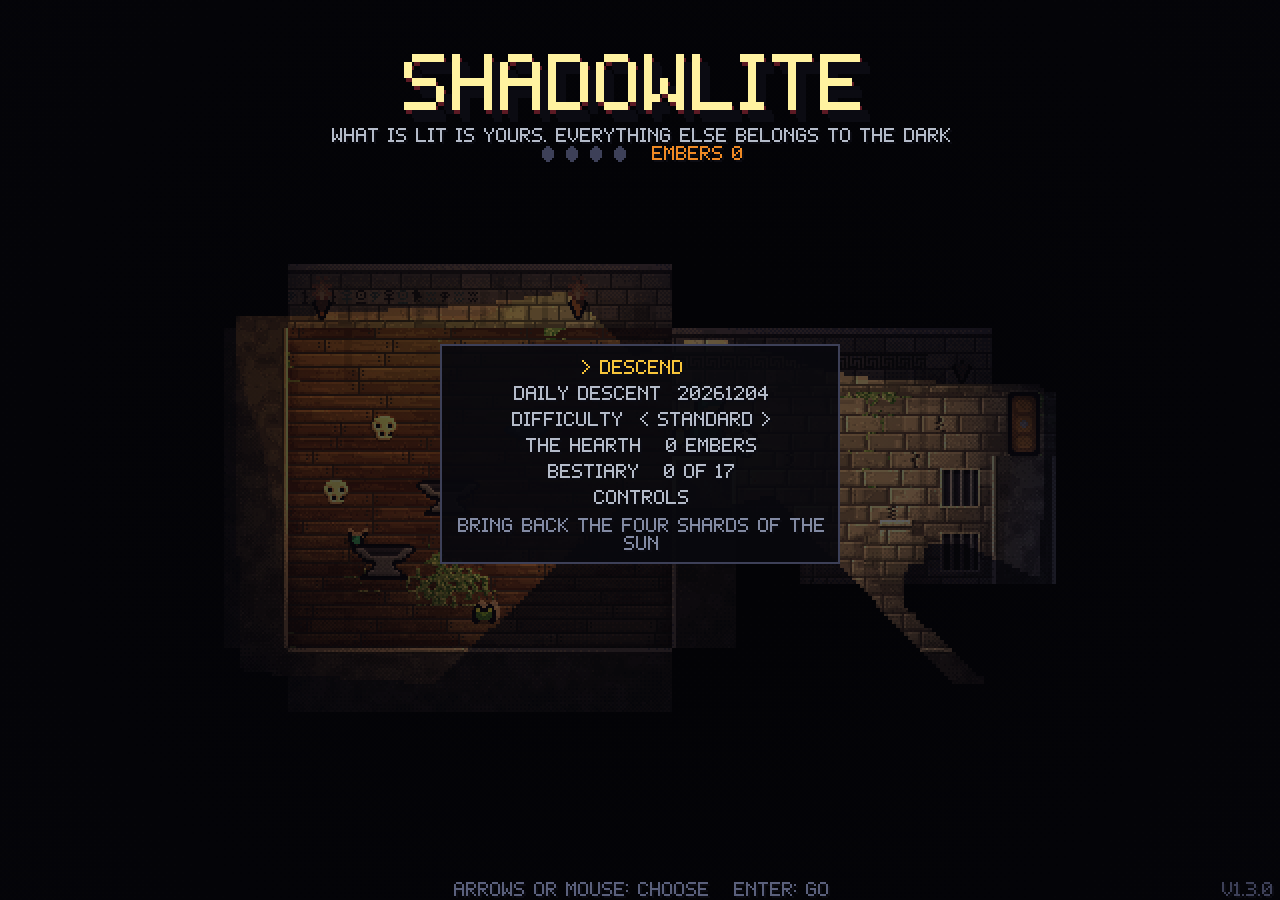
<file: shadowlite/index.html>
<!DOCTYPE html>
<html lang="en">
<head>
<meta charset="utf-8">
<title>Shadowlite</title>
<meta name="viewport" content="width=device-width, initial-scale=1, maximum-scale=1, user-scalable=no">
<meta name="description" content="A roguelike in the dark. You see only what is lit and in view; your lantern burns oil, fires can be kindled, and every descent is built from its seed.">
<link rel="canonical" href="https://shadowlite.win/">
<meta name="mobile-web-app-capable" content="yes">
<meta name="apple-mobile-web-app-capable" content="yes">
<meta name="apple-mobile-web-app-status-bar-style" content="black">
<meta name="apple-mobile-web-app-title" content="Shadowlite">
<meta name="theme-color" content="#05050a">
<meta property="og:type" content="website">
<meta property="og:title" content="Shadowlite">
<meta property="og:description" content="A roguelike in the dark. You see only what is lit and in view; your lantern burns oil, fires can be kindled, and every descent is built from its seed.">
<meta property="og:url" content="https://shadowlite.win/">
<meta property="og:image" content="https://shadowlite.win/og.png">
<meta property="og:image:width" content="1200">
<meta property="og:image:height" content="630">
<meta name="twitter:card" content="summary_large_image">
<link rel="icon" href="data:image/svg+xml,%3Csvg xmlns='http://www.w3.org/2000/svg' viewBox='0 0 32 32'%3E%3Crect width='32' height='32' rx='7' fill='%2305050a'/%3E%3Ccircle cx='16' cy='17' r='10' fill='%23c8541e' opacity='.35'/%3E%3Ccircle cx='16' cy='17' r='6' fill='%23f08a24'/%3E%3Ccircle cx='16' cy='18' r='3' fill='%23fff2a0'/%3E%3C/svg%3E">
<style>
  html, body { margin: 0; height: 100%; background: #05050a; overflow: hidden; }
  body { display: flex; align-items: center; justify-content: center; }
  canvas { display: block; image-rendering: pixelated; image-rendering: crisp-edges; cursor: crosshair; outline: none;  touch-action: none; -webkit-user-select: none; user-select: none; -webkit-touch-callout: none; }
  #err { display: none; position: fixed; left: 8px; bottom: 8px; right: 8px; padding: 8px 10px; background: #5c1a24; color: #f0ead2; font: 12px/1.4 ui-monospace, Menlo, Consolas, monospace; z-index: 5; }
</style>
</head>
<body>
<canvas id="game" tabindex="0" aria-label="Shadowlite, a dungeon game. Keyboard and mouse."></canvas>
<div id="err" role="alert"></div>
<script>"use strict";(()=>{var Qn=Object.defineProperty;var Zn=(e,t,s)=>t in e?Qn(e,t,{enumerable:!0,configurable:!0,writable:!0,value:s}):e[t]=s;var C=(e,t,s)=>Zn(e,typeof t!="symbol"?t+"":t,s);var ps=class{constructor(t){C(this,"s");this.s=t>>>0||1}next(){this.s=this.s+1831565813>>>0;let t=this.s;return t=Math.imul(t^t>>>15,t|1),t^=t+Math.imul(t^t>>>7,t|61),((t^t>>>14)>>>0)/4294967296}int(t,s){return t+Math.floor(this.next()*(s-t+1))}range(t,s){return t+this.next()*(s-t)}chance(t){return this.next()<t}pick(t){return t[Math.floor(this.next()*t.length)]}shuffle(t){for(let s=t.length-1;s>0;s--){let a=Math.floor(this.next()*(s+1)),i=t[s];t[s]=t[a],t[a]=i}return t}weighted(t,s){let a=0;for(let n of s)a+=n;let i=this.next()*a;for(let n=0;n<t.length;n++)if(i-=s[n],i<=0)return t[n];return t[t.length-1]}};function De(e,t){let s=(Math.imul(e|0,2654435761)^Math.imul(t|0,2246822507))>>>0;return s=Math.imul(s^s>>>15,739982445)>>>0,s=Math.imul(s^s>>>12,695872825)>>>0,(s^s>>>15)>>>0}var K={VOID:0,WALL:1,FLOOR:2,DOOR:3,DOOR_OPEN:4,LOCKED:5,CRACKED:6,GATE:7,PILLAR:8,WATER:9,LAVA:10},ri=e=>e===K.FLOOR||e===K.DOOR_OPEN||e===K.WATER||e===K.LAVA,eo=e=>!ri(e)&&e!==K.GATE,so=e=>!ri(e),vt={radius:5,speed:80,hp:8,dashTime:.13,dashDist:34,dashCd:.9,dashInv:.22,hurtInv:.7,oilMax:100,oilBurn:.36,lanternR:6*16,emberR:1.7*16,gutter:.45,flareCost:12,flareLife:20,flareR:5*16,brazierCost:6,kindleR:30,potionHeal:4,potionMax:3,armorMax:4,seeLight:.05,sneak:.5,noiseWalk:1,noiseWater:1.6,noiseDash:2.2,noiseSwing:1.5,noiseBreak:2.4},Ja=Math.PI/180,pe={sword:{key:"sword",name:"SWORD",sprite:"w_sword",kind:"melee",type:"slash",dmg:3,cd:.38,arc:100*Ja,reach:22,kb:110,back:2,stun:0,charge:.55,path:2},dagger:{key:"dagger",name:"DAGGER",sprite:"w_dagger",kind:"melee",type:"pierce",dmg:2,cd:.22,arc:70*Ja,reach:20,kb:85,back:3,stun:0,charge:.4,path:1},spear:{key:"spear",name:"SPEAR",sprite:"w_spear",kind:"thrust",type:"pierce",dmg:3,cd:.45,arc:32*Ja,reach:36,kb:130,back:2,stun:0,charge:.55,path:3},hammer:{key:"hammer",name:"HAMMER",sprite:"w_hammer",kind:"melee",type:"blunt",dmg:6,cd:.8,arc:140*Ja,reach:24,kb:220,back:2,stun:.6,charge:.8,path:2},axe:{key:"axe",name:"BATTLE AXE",sprite:"w_axe",kind:"melee",type:"slash",dmg:5,cd:.7,arc:150*Ja,reach:23,kb:150,back:2,stun:.15,charge:.7,path:2},bow:{key:"bow",name:"BOW",sprite:"w_bow",kind:"bow",type:"pierce",dmg:3,cd:.6,arc:0,reach:0,kb:70,back:2,stun:0,charge:.6,path:3},staff:{key:"staff",name:"STAFF",sprite:"w_staff",kind:"staff",type:"arcane",dmg:2,cd:.55,arc:0,reach:0,kb:50,back:2,stun:0,charge:.7,path:0}},u0=Object.keys(pe),ao=(e,t=0)=>(1+.25*e)*(1+.15*t),li=["","FINE ","RARE ","RELIC "],oo=["#b4bbc9","#6fae3c","#9a4fc8","#f8c53a"],xa={keen:{name:"KEEN",desc:"+15% CHANCE TO STRIKE TWICE AS HARD"},swift:{name:"SWIFT",desc:"ATTACKS 15% FASTER"},long:{name:"LONG",desc:"+20% REACH"},burning:{name:"BURNING",desc:"SETS WHAT IT HITS ALIGHT"},shocking:{name:"SHOCKING",desc:"EVERY 5TH HIT ARCS LIGHTNING"},vampiric:{name:"THIRSTING",desc:"KILLS SOMETIMES MEND YOU"},bright:{name:"BRIGHT",desc:"GLOWS: YOU SEE FURTHER WITH THE LANTERN OUT"},silent:{name:"SILENT",desc:"SWINGS MAKE NO SOUND. BACKSTABS BITE DEEPER"}},b0=Object.keys(xa),Ca={burning:0,bright:0,silent:1,vampiric:1,keen:2,shocking:2,swift:3,long:3},Jn=.06,tr=.04;function y0(e,t,s){let a=Ca[t];return .9+Jn*(s[pe[e].path]??0)+(a!==void 0?tr*(s[a]??0):0)}function io(e,t,s,a,i){let n=pe[e],o=n.dmg*ao(t,s)*y0(e,a,i),l=Ca[a],r=n.cd<=.3?"VERY FAST":n.cd<=.45?"FAST":n.cd<=.62?"STEADY":"SLOW",c=n.kind==="bow"?"RANGED":n.kind==="staff"?"MAGIC, RANGED":n.reach>=30?"LONG REACH":n.arc>=2.4?"WIDE SWING":"CLOSE";return`HITS FOR ${o.toFixed(1)}   ${r}   ${c}   GROWS WITH ${is[n.path]}${l!==void 0&&l!==n.path?" AND "+is[l]:""}`}var ia={torch:{cost:2,burn:150,r:4.6*16},brazier:{cost:8,burn:360,r:6.5*16},pyre:{cost:20,burn:1/0,r:9.5*16}},ci=(e,t)=>e<=0?0:!isFinite(t)||e>t*.45?3:e>t*.18?2:1;var Xe={max:100,dash:26,heavy:30,block:22,blockShot:12,regen:36,delay:.5,parry:.2},me=Math.PI*2,er={rat:{name:"RAT",sprite:"rat",ai:"skitter",hp:2,spd:72,r:4,dmg:1,sense:5,fov:me,hear:5,cost:1,score:10,gold:[0,1],windup:.16,cd:.9,voice:"rat",gap:[2.5,6],pack:3,noElite:!0},bat:{name:"BAT",sprite:"bat",ai:"bat",hp:2,spd:100,r:4,dmg:1,sense:0,fov:me,hear:7,cost:1,score:10,gold:[0,1],windup:0,cd:.9,voice:"bat",gap:[1.2,2.5],pack:2,noElite:!0},slime:{name:"SLIME",sprite:"slime",ai:"hop",hp:5,spd:60,r:6,dmg:1,sense:3.5,fov:me,hear:4,cost:2,score:20,gold:[1,3],windup:0,cd:.9,voice:"slime",gap:[3,6],minion:"slimelet"},slimelet:{name:"SLIMELET",sprite:"slimelet",ai:"hop",hp:2,spd:70,r:4,dmg:1,sense:3.5,fov:me,hear:4,cost:1,score:5,gold:[0,1],windup:0,cd:.7,voice:"slime",gap:[3,6],noElite:!0},gslime:{name:"GLOW SLIME",sprite:"gslime",ai:"hop",hp:6,spd:60,r:6,dmg:1,sense:3.5,fov:me,hear:4,cost:2,score:20,gold:[1,3],windup:0,cd:.9,voice:"slime",gap:[3,6],minion:"gslimelet",light:{r:36,col:[.25,.75,.72]}},gslimelet:{name:"GLOW SLIMELET",sprite:"gslimelet",ai:"hop",hp:2,spd:70,r:4,dmg:1,sense:3.5,fov:me,hear:4,cost:1,score:5,gold:[0,1],windup:0,cd:.7,voice:"slime",gap:[3,6],light:{r:22,col:[.25,.75,.72]},noElite:!0},skel:{name:"SKELETON",sprite:"skel",ai:"melee",hp:6,spd:46,r:5,dmg:2,sense:8,fov:2.1,hear:3,cost:2,score:25,gold:[1,4],windup:.42,cd:.7,voice:"skel",gap:[3,6]},guard:{name:"TOMB GUARD",sprite:"guard",ai:"melee",hp:9,spd:40,r:5,dmg:2,sense:8,fov:2.1,hear:3,cost:4,score:45,gold:[3,6],windup:.5,cd:.8,voice:"skel",gap:[3,6],shield:!0},archer:{name:"BONE ARCHER",sprite:"archer",ai:"ranged",hp:4,spd:42,r:5,dmg:2,sense:10,fov:1.5,hear:3,cost:3,score:30,gold:[2,5],windup:.6,cd:1.9,voice:"skel",gap:[4,8]},spider:{name:"SPIDER",sprite:"spider",ai:"ambush",hp:4,spd:40,r:5,dmg:2,sense:2.6,fov:me,hear:3.5,cost:2,score:25,gold:[1,3],windup:.45,cd:1.1,voice:"spider",gap:[5,9]},spiderling:{name:"SPIDERLING",sprite:"spider",ai:"skitter",hp:2,spd:74,r:4,dmg:1,sense:8,fov:me,hear:6,cost:1,score:8,gold:[0,1],windup:.18,cd:.8,voice:"spider",gap:[3,6],noElite:!0},cultist:{name:"CULTIST",sprite:"cultist",ai:"caster",hp:5,spd:36,r:5,dmg:2,sense:8,fov:me,hear:4,cost:3,score:35,gold:[3,6],windup:.75,cd:2.6,voice:"cultist",gap:[3.5,6]},brute:{name:"BRUTE",sprite:"brute",ai:"charge",hp:16,spd:30,r:8,dmg:3,sense:2.5,fov:me,hear:8,cost:5,score:60,gold:[5,10],windup:.85,cd:2.4,voice:"brute",gap:[2.5,4]},wisp:{name:"WISP",sprite:"wisp",ai:"wisp",hp:3,spd:36,r:4,dmg:2,sense:9,fov:me,hear:0,cost:2,score:25,gold:[0,2],windup:.6,cd:1,voice:"wisp",gap:[1.5,3],light:{r:56,col:[1,.6,.25]},noElite:!0},shade:{name:"SHADE",sprite:"shade",ai:"shade",hp:5,spd:44,r:5,dmg:1,sense:9,fov:me,hear:2,cost:3,score:40,gold:[2,5],windup:0,cd:1.2,voice:"shade",gap:[3,5],eyes:[1,1,1]},moth:{name:"MOTH",sprite:"moth",ai:"moth",hp:1,spd:62,r:3,dmg:1,sense:9,fov:me,hear:0,cost:.5,score:5,gold:[0,0],windup:0,cd:1,voice:"moth",gap:[1.2,2.2],pack:4,noElite:!0},mimic:{name:"MIMIC",sprite:"mimic",ai:"mimic",hp:10,spd:64,r:6,dmg:2,sense:6,fov:me,hear:6,cost:0,score:60,gold:[10,16],windup:.3,cd:.9,voice:"mimic",gap:[6,11],noElite:!0},gazer:{name:"GAZER",sprite:"gazer",ai:"gazer",hp:4,spd:24,r:5,dmg:2,sense:7,fov:1,hear:0,cost:3,score:45,gold:[2,5],windup:.4,cd:3,voice:"gazer",gap:[2,3],eyes:[.9,.7,1],noElite:!0},wight:{name:"LANTERN WIGHT",sprite:"wight",ai:"heavy",hp:20,spd:28,r:7,dmg:3,sense:9,fov:me,hear:5,cost:6,score:90,gold:[6,12],windup:.55,cd:1.3,voice:"wight",gap:[1.1,1.5],light:{r:46,col:[.45,.65,1]},noElite:!0},rival:{name:"RIVAL DELVER",sprite:"rival",ai:"melee",hp:12,spd:56,r:5,dmg:2,sense:9,fov:2.6,hear:6,cost:0,score:150,gold:[14,22],windup:.34,cd:1.1,voice:"rival",gap:[5,9],shield:!0,light:{r:60,col:[1,.8,.55]},noElite:!0},mouse:{name:"MOUSE",sprite:"mouse",ai:"critter",hp:1,spd:78,r:3,dmg:0,sense:3.2,fov:me,hear:4,cost:0,score:1,gold:[0,0],windup:0,cd:1,voice:"rat",gap:[9,18],harmless:!0,noElite:!0},frog:{name:"FROG",sprite:"frog",ai:"critter",hp:1,spd:60,r:3,dmg:0,sense:2.4,fov:me,hear:3,cost:0,score:1,gold:[0,0],windup:0,cd:1,voice:"frog",gap:[5,11],harmless:!0,noElite:!0},beetle:{name:"BEETLE",sprite:"beetle",ai:"critter",hp:1,spd:34,r:2,dmg:0,sense:1.6,fov:me,hear:1,cost:0,score:1,gold:[0,0],windup:0,cd:1,voice:"",gap:[9,9],harmless:!0,noElite:!0},snake:{name:"GRASS SNAKE",sprite:"snake",ai:"critter",hp:1,spd:64,r:3,dmg:0,sense:2.6,fov:me,hear:2,cost:0,score:1,gold:[0,0],windup:0,cd:1,voice:"",gap:[9,9],harmless:!0,noElite:!0},bird:{name:"CAVE SWIFT",sprite:"bird",ai:"critter",hp:1,spd:150,r:3,dmg:0,sense:4.6,fov:me,hear:6,cost:0,score:1,gold:[0,0],windup:0,cd:1,voice:"",gap:[9,9],harmless:!0,noElite:!0},lizard:{name:"LIZARD",sprite:"lizard",ai:"critter",hp:1,spd:96,r:3,dmg:0,sense:3.6,fov:me,hear:3,cost:0,score:1,gold:[0,0],windup:0,cd:1,voice:"",gap:[9,9],harmless:!0,noElite:!0},imp:{name:"CINDER IMP",sprite:"imp",ai:"lobber",hp:3,spd:66,r:4,dmg:2,sense:8,fov:me,hear:5,cost:2.5,score:30,gold:[1,4],windup:.5,cd:2.2,voice:"imp",gap:[2.5,5],light:{r:20,col:[1,.5,.2]}},warden:{name:"THE BONE WARDEN",sprite:"boss_warden",ai:"boss",hp:90,spd:30,r:12,dmg:2,sense:99,fov:me,hear:99,cost:0,score:600,gold:[30,40],windup:.8,cd:1.3,voice:"brute",gap:[3,5],boss:!0,minion:"skel",moves:["charge","ring","summon"]},brood:{name:"THE BROOD MOTHER",sprite:"boss_brood",ai:"boss",hp:130,spd:34,r:12,dmg:2,sense:99,fov:me,hear:99,cost:0,score:900,gold:[40,55],windup:.8,cd:1.2,voice:"spider",gap:[2,4],boss:!0,minion:"spiderling",moves:["leap","spread","summon"]},priest:{name:"THE CINDER PRIEST",sprite:"boss_priest",ai:"boss",hp:170,spd:26,r:11,dmg:2,sense:99,fov:me,hear:99,cost:0,score:1200,gold:[50,70],windup:.8,cd:1.1,voice:"cultist",gap:[2,4],boss:!0,minion:"wisp",moves:["spiral","ring","summon","blink"],light:{r:60,col:[1,.45,.2]}},lightless:{name:"THE LIGHTLESS",sprite:"boss_lightless",ai:"boss",hp:220,spd:34,r:12,dmg:2,sense:99,fov:me,hear:99,cost:0,score:1600,gold:[60,90],windup:.8,cd:1,voice:"shade",gap:[2,4],boss:!0,minion:"shade",moves:["snuff","charge","summon","ring"],eyes:[1,1,1]},night:{name:"THE NIGHT THAT ATE THE SUN",sprite:"boss_lightless",ai:"boss",hp:220,spd:34,r:12,dmg:2,sense:99,fov:me,hear:99,cost:0,score:1600,gold:[60,90],windup:.8,cd:1,voice:"shade",gap:[2,4],boss:!0,minion:"shade",moves:["snuff","charge","ring","spiral","summon","leap","quake","gale","volley","dusk"],eyes:[1,1,1]}},sr={skel:{weak:["blunt"],resist:["pierce"]},guard:{weak:["blunt"],resist:["pierce"],min:4},archer:{weak:["blunt"],resist:["pierce"],min:3},warden:{weak:["blunt"],resist:["pierce"]},slime:{weak:["slash"],resist:["blunt"]},slimelet:{weak:["slash"],resist:["blunt"]},gslime:{weak:["slash"],resist:["blunt"]},gslimelet:{weak:["slash"],resist:["blunt"]},spider:{weak:["blunt","fire"],min:2},spiderling:{weak:["blunt","fire"]},brood:{weak:["fire"]},cultist:{weak:["pierce"],min:3},priest:{weak:["pierce"],immune:["fire"]},brute:{weak:["pierce"],resist:["blunt"],min:4},wight:{weak:["blunt"],resist:["slash"],min:6},shade:{weak:["arcane","fire"],resist:["pierce"],min:3},lightless:{weak:["arcane"],resist:["pierce"]},gazer:{weak:["pierce"],min:4},wisp:{weak:["arcane"],immune:["fire"]},imp:{weak:["arcane"],immune:["fire"],min:2},mimic:{weak:["blunt"],resist:["slash"],min:3},rival:{weak:["pierce"],min:2},moth:{weak:["fire"]}},us=Object.fromEntries(Object.entries(er).map(([e,t])=>[e,{key:e,...t,...sr[e]??{}}])),ar=["warden","brood","priest","lightless"],p0=[{key:"mossy",word:"MOSSY",line:"TOUGH AND SLOW. FIRE CLEARS IT",tint:[108,.6,.75,.95],hp:1.35,spd:.88,sense:1,gold:1,weak:"fire",resist:"blunt"},{key:"ashen",word:"ASHEN",line:"QUICK, AND FIRE DOES NOTHING TO IT",tint:[16,.5,.7,.82],hp:1,spd:1.12,sense:1,gold:1,immune:"fire",weak:"pierce"},{key:"pale",word:"PALE",line:"FRAIL, BUT IT SEES YOU FROM FAR OFF",tint:[205,.1,.85,1.25],hp:.8,spd:1,sense:1.4,gold:1,weak:"slash"},{key:"iron",word:"IRONBOUND",line:"EDGES SLIDE OFF IT. A HAMMER DOES NOT",tint:[216,.32,.8,.9],hp:1.5,spd:.85,sense:1,gold:1.3,resist:"slash",weak:"blunt"},{key:"glass",word:"GLASS",line:"FAST AND BRITTLE",tint:[180,.62,.8,1.15],hp:.6,spd:1.28,sense:1,gold:1,weak:"blunt",resist:"arcane"},{key:"gilded",word:"GILDED",line:"IT CARRIES MORE THAN ITS SHARE",tint:[46,.72,.8,1.1],hp:1.2,spd:1,sense:1,gold:2.5},{key:"gloom",word:"GLOOM",line:"HALF BLIND, AND FIRE HURTS IT",tint:[280,.6,.75,.8],hp:1.1,spd:1.06,sense:.75,gold:1,weak:"fire",resist:"pierce"}],fi=Object.fromEntries(p0.map(e=>[e.key,e])),or={slimelet:"slime",gslimelet:"gslime",spiderling:"spider"},ir=!0;function hi(e,t,s){if(ir)return null;let a=us[s];if(!a||a.boss||a.harmless||s==="mimic"||s==="rival")return null;let i=or[s]??s,n=(Math.imul(e^625341585,2654435761)^Math.imul(t+7,2246822507))>>>0;for(let o=0;o<i.length;o++)n=Math.imul(n^i.charCodeAt(o),16777619)>>>0;return n=Math.imul(n^n>>>15,739982445)>>>0,n=(n^n>>>13)>>>0,n%100<(t===0?25:40)?p0[(n>>>8)%p0.length]:null}var oi=new Map;function di(e,t){if(!t)return e;let s=e.name+":"+t.key,a=oi.get(s);if(a)return a;let i=(o,...l)=>(o??[]).filter(r=>!l.includes(r)),n=(o,l)=>l&&!o.includes(l)?[...o,l]:o;return a={...e,name:t.word+" "+e.name,strain:t.key,tint:t.tint,hp:e.hp*t.hp,spd:e.spd*t.spd,sense:e.sense*t.sense,gold:[Math.round(e.gold[0]*t.gold),Math.round(e.gold[1]*t.gold)],weak:n(i(e.weak,t.resist,t.immune),t.weak),resist:n(i(e.resist,t.weak,t.immune),t.resist),immune:n(i(e.immune,t.weak),t.immune)},oi.set(s,a),a}var mi=e=>Math.max(0,Math.min(.3,(e-3)*.04)),os=[{name:"THE SUNKEN HALLS",art:0,shapes:[["rect",1.6],["L",2.2],["cross",2],["oct",2.2],["split",1],["ring",1.8],["round",1.4],["cave",.8]],wide:.5,loops:.62,sconces:[1,3],prelit:.45,moon:.3,crystal:0,fungus:0,brazier:.3,candles:.25,water:.2,lava:0,jets:0,rug:.16,rugStyle:0,wallart:[["banner_r",3],["banner_b",2],["plaque",2],["chains",1.5],["niche",1.5],["vines",1]],decor:[["moss",3],["crack",2],["skull",1],["puddle",1]],furniture:[["statue",2],["shelf",2],["table",2],["sarco",1]],breakables:["urn","crate","barrel"],roster:[["rat",3,1],["bat",2,1],["slime",2,1],["skel",3,2],["archer",2,3],["spider",1,4],["guard",1,4]],crystalCol:[.3,.85,.8]},{name:"THE WEEPING CAVERNS",art:1,shapes:[["cave",5],["round",2.5],["L",1],["rect",.3],["ring",1.2]],wide:.3,loops:.6,sconces:[0,2],prelit:.15,moon:.1,crystal:.55,fungus:.45,brazier:.2,candles:.05,water:.5,lava:0,jets:0,rug:0,rugStyle:1,wallart:[["vines",4],["roots",3],["chains",.5]],decor:[["moss",4],["shroom",3],["puddle",2],["pebbles",2],["skull",1]],furniture:[["stalag",5],["table",.5]],breakables:["urn","crate"],roster:[["gslime",3,1],["spider",3,1],["bat",2,1],["moth",2,1],["archer",1,1],["skel",1,1],["guard",1,2],["brute",1,2],["wight",.7,3]],crystalCol:[.3,.85,.8]},{name:"THE EMBER CITY",art:2,shapes:[["oct",3],["rect",1],["ring",2],["cross",2],["cave",1.8],["L",1.4],["round",1]],wide:.4,loops:.6,sconces:[0,2],prelit:.2,moon:0,crystal:0,fungus:0,brazier:.4,candles:.15,water:0,lava:.5,jets:.3,rug:.12,rugStyle:0,wallart:[["chains",3],["niche",2],["vent",2],["banner_r",1]],decor:[["crack",3],["skull",2],["ash",3]],furniture:[["sarco",3],["statue",2],["stalag",1]],breakables:["urn","barrel"],roster:[["imp",3,1],["wisp",2,1],["rat",1.5,1],["bat",1,1],["cultist",3,1],["guard",2,1],["skel",1,1],["brute",2,1],["archer",1,1],["wight",1,2]],crystalCol:[1,.4,.15]},{name:"THE LIGHTLESS DEEP",art:3,shapes:[["L",2.5],["split",2],["rect",1],["cross",1.8],["oct",1.6],["ring",1.4],["round",.8]],wide:.35,loops:.58,sconces:[0,1],prelit:0,moon:0,crystal:.18,fungus:0,brazier:.35,candles:.1,water:.15,lava:0,jets:0,rug:.15,rugStyle:2,wallart:[["rune",3],["chains",2],["niche",2],["banner_b",1]],decor:[["crack",3],["skull",2],["frost",3]],furniture:[["statue",3],["sarco",2],["shelf",1]],breakables:["urn","crate"],roster:[["shade",3,1],["gazer",2,1],["rat",1.5,1],["bat",1.5,1],["cultist",2,1],["moth",2,1],["spider",2,1],["wight",1.5,1],["brute",1,1],["guard",1,1]],crystalCol:[.65,.35,.95]}],nr=new Set(["slime","gslime","guard","cultist","wisp"]);for(let e of os)e.roster=e.roster.filter(t=>!nr.has(t[0]));var Ae=3,Oo=e=>e%Ae===0,ko=e=>Math.floor((e-1)/(Ae*4));function pi(e){let t=Math.max(1,Math.floor(e/Ae));return Math.round((70+30*(t-1))*(1+.08*(t-1)))}var rr=(e,t)=>ko(e)>0||t<=2||(e-1)%Ae>=1,ui=e=>Math.max(0,.16-.02*(e-1)),bi=e=>1+.12*(e-1),yi=e=>Math.floor((e-1)/8),lr={threat:1,elite:0,oil:1,heal:1,gold:1,traps:1,mimic:1,prowl:1,burn:1,hear:1,sight:1,water:1,prelit:1,rar:0,secrets:1},Pa=[{key:"hunger",word:"HUNGER",line:"NOTHING HERE WAS EVER ENOUGH",mods:{oil:.6,heal:.6}},{key:"avarice",word:"AVARICE",line:"THEY ARE STILL COUNTING",mods:{gold:1.7,mimic:3}},{key:"wrath",word:"WRATH",line:"THE WALLS REMEMBER EVERY BLOW",mods:{threat:1.25,elite:.08}},{key:"sloth",word:"SLOTH",line:"REST, AND BE KEPT",mods:{threat:.75,traps:2.6,prowl:1.5}},{key:"pride",word:"PRIDE",line:"EVERY ONE OF THEM WAS A KING",mods:{elite:.14,rar:1}},{key:"envy",word:"ENVY",line:"WHAT YOU CARRY, IT WANTS",mods:{prowl:1.6,burn:1.35}},{key:"deceit",word:"DECEIT",line:"TRUST NO DOOR",mods:{secrets:2,mimic:2}},{key:"silence",word:"SILENCE",line:"IT HEARS YOU BREATHING",mods:{hear:1.5,sight:.8}},{key:"sorrow",word:"SORROW",line:"IT RAINS HERE, AND NOTHING GROWS",mods:{water:2.5,heal:1.4,oil:.8}},{key:"ash",word:"ASH",line:"THE FIRE ATE THE NAMES",mods:{prelit:0,burn:.8,traps:1.6}}];{let e=new Set(["hunger","wrath","deceit","silence","sorrow","ash"]);Pa.splice(0,Pa.length,...Pa.filter(t=>e.has(t.key)))}var xi=[{key:"lean",word:"LEAN",mods:{oil:.6}},{key:"lush",word:"KIND",mods:{heal:1.6}},{key:"infested",word:"INFESTED",mods:{threat:1.3,gold:1.3}},{key:"quiet",word:"QUIET",mods:{threat:.7}},{key:"dark",word:"UNLIT",mods:{prelit:0}},{key:"trapped",word:"TRAPPED",mods:{traps:3}},{key:"haunted",word:"HAUNTED",mods:{prowl:1.8}},{key:"rich",word:"RICH",mods:{gold:1.6,rar:1}}];function Ei(...e){let t={...lr};for(let s of e)for(let a of Object.keys(s))a==="elite"||a==="rar"?t[a]+=s[a]:t[a]*=s[a];return t}function to(e,t){let s=e.slice(),a=t>>>0||1;for(let i=s.length-1;i>0;i--){a=Math.imul(a^a>>>15,739982445)+2654435769>>>0;let n=a%(i+1),o=s[i];s[i]=s[n],s[n]=o}return s}function va(e,t){let s=Math.floor((t-1)/Ae),a=Math.floor(s/4),i=to([0,1,2,3],e*31+a*7+11)[s%4],n=to(Pa,e*17+Math.floor(s/Pa.length)*13+5)[s%Pa.length],o=to(ar,e*13+a*3+7)[s%4];return{biome:i,aspect:n,boss:o,name:`${os[i].name} OF ${n.word}`,block:s}}var ii=[[0,0,2,1],[3,3,3,1],[1,0,2,1],[0,2,0,2]],cr=[.16,.42,.03,.08],fr=[.45,.35,.8,.6],hr=[.5,.9,.1,.4],dr=[.5,1,.12,.25],wi=[[["mouse",3],["beetle",2],["frog",1],["bird",1.5],["snake",1]],[["frog",3],["lizard",2],["beetle",2],["mouse",1],["snake",1.5],["bird",1]],[["lizard",3],["beetle",2],["snake",1]],[["beetle",2],["mouse",2],["bird",1]]];function Mi(e,t,s){let a=Math.imul(e^1374496523,2654435761)+Math.imul(t+1,2246822507)>>>0,i=()=>(a=Math.imul(a^a>>>15,739982445)+2654435769>>>0,((a^a>>>14)>>>0)/4294967296),n=ii[s]??ii[0];return{seed:(a^19088743)>>>0,hue:(i()-.5)*70,sat:.75+i()*.7,val:.92+i()*.16,wallHue:(i()-.5)*36,paving:n[Math.floor(i()*n.length)],stone:.8+i()*.55,moss:Math.min(1,cr[s]*(.5+i())),cracks:Math.min(1,fr[s]*(.5+i())),damp:Math.min(1,hr[s]*(.5+i())),flora:Math.min(1,dr[s]*(.5+i())),rug:Math.floor(i()*3)}}var Ia=[{name:"KINDLED",line:"MORE HEARTS, SLOWER OIL. EVERY PYRE YOU LIGHT WILL CATCH YOU IF YOU FALL",hp:4,oil:.75,prowl:.6,enemyHp:.9,score:.7,anchor:2},{name:"STANDARD",line:"AS INTENDED. A LIT PYRE CATCHES YOU ONCE IN EACH REALM",hp:0,oil:1,prowl:1,enemyHp:1,score:1,anchor:1},{name:"ASHEN",line:"TOUGHER FOES, HUNGRIER FIRES. A PYRE IS ONLY A FIRE",hp:0,oil:1.25,prowl:1.4,enemyHp:1.25,score:1.5,anchor:0}],Ti={torch:{r:4.6*16,col:[1,.72,.38],inten:1,flicker:.12},brazier:{r:6.5*16,col:[1,.68,.34],inten:1,flicker:.15},crystal:{r:3.2*16,col:[.3,.85,.8],inten:.85,flicker:.04},fungus:{r:2.2*16,col:[.45,.9,.35],inten:.6,flicker:.03},lava:{r:2.8*16,col:[1,.35,.12],inten:.75,flicker:.08},moon:{r:3.2*16,col:[.62,.74,1],inten:.8,flicker:0},shrine:{r:2.6*16,col:[.7,.4,1],inten:.6,flicker:.05},fountain:{r:2.4*16,col:[.4,.6,1],inten:.5,flicker:.03},flare:{r:vt.flareR,col:[1,.55,.4],inten:1,flicker:.2},hatch:{r:1.6*16,col:[.5,.55,.8],inten:.35,flicker:0},pyre:{r:9.5*16,col:[1,.72,.4],inten:1,flicker:.12},candles:{r:2.3*16,col:[1,.78,.45],inten:.6,flicker:.14},jet:{r:3*16,col:[1,.5,.2],inten:.9,flicker:.25}},is=["FLAME","SHADOW","MIGHT","SPEED"],no=e=>`DEPTH ${Math.floor((e-1)%12/Ae)+1}-${(e-1)%Ae+1}${e>12?" "+"I".repeat(Math.min(3,Math.floor((e-1)/12)+1)):""}`,gi=["FIRE, LIGHT AND MAGIC","STEALTH AND THE DARK","ARMOUR AND HEAVY BLOWS","QUICK FEET, BOWS, REACH"],Ri=["NERVE: LIGHT AND BURN","NERVE: UNSEEN KILLS","NERVE: PARRIES","NERVE: QUICK KILLS"],mr=["A LAMPLIGHTER","A SHADE-WALKER","A BULWARK","A GALE"],pr={"01":"A FALSE DAWN","02":"A HEARTHGUARD","03":"A LIGHTFOOT",12:"A DUSKBLADE",13:"A GHOSTSTEP",23:"A THUNDERCLAP"};function x0(e){let t=[0,1,2,3].sort((i,n)=>e[n]-e[i]||i-n),s=t[0],a=t[1];return e[s]?!e[a]||e[a]*2<e[s]?{title:mr[s],a:s,b:-1}:{title:pr[`${Math.min(s,a)}${Math.max(s,a)}`],a:s,b:a}:{title:"NO ONE YET",a:-1,b:-1}}var Ao=["ic_ember","ic_umbra","ic_iron","ic_storm"],Qs=["#f08a24","#9a4fc8","#b4bbc9","#5a8ce8"],vo=[{name:"THIRST",line:"THE LANTERN DRINKS OIL HALF AGAIN AS FAST",oil:1.5},{name:"THE HUNT",line:"THE DARK BREEDS PROWLERS TWICE AS OFTEN",prowl:2},{name:"IRON DEAD",line:"EVERYTHING BELOW TAKES A THIRD MORE KILLING",enemyHp:1.33},{name:"NO HEARTH",line:"NO PYRE WILL CATCH YOU",anchor:0},{name:"FRAIL",line:"YOU GO DOWN WITH ONE HEART FEWER",hp:-2}];function Si(e,t){let s={...Ia[e]};return vo.forEach((a,i)=>{t&1<<i&&(a.oil&&(s.oil*=a.oil),a.prowl&&(s.prowl*=a.prowl),a.enemyHp&&(s.enemyHp*=a.enemyHp),a.anchor!==void 0&&(s.anchor=a.anchor),a.hp&&(s.hp+=a.hp),s.score*=1.2)}),s}var Ea=[{key:"wick",path:0,name:"WIDE WICK",desc:"YOUR LANTERN REACHES 20% FURTHER.",max:3},{key:"slowburn",path:0,name:"SLOW BURN",desc:"OIL BURNS 30% SLOWER.",max:2},{key:"searing",path:0,name:"SEARING LIGHT",desc:"ENEMIES STANDING IN YOUR LANTERN LIGHT TAKE +25% DAMAGE.",max:2},{key:"kindle",path:0,name:"KINDLED BLADE",desc:"YOUR HITS SET ENEMIES ALIGHT FOR 2 EXTRA DAMAGE.",max:2},{key:"flarecraft",path:0,name:"FLARECRAFT",desc:"FLARES COST HALF AND BURST FOR 3 DAMAGE WHERE THEY LAND.",max:1},{key:"hearth",path:0,name:"HEARTHKEEPER",desc:"LIGHTING A BRAZIER COSTS NO OIL AND HEALS HALF A HEART.",max:1},{key:"beacon",path:0,name:"BEACON",desc:"KEYSTONE. YOUR LIT LANTERN BURNS ANYTHING WITHIN 2 TILES.",max:1,keystone:3},{key:"daybreak",path:0,name:"DAYBREAK",desc:"KEYSTONE. EVERY 6TH HIT BURSTS INTO LIGHT: 4 DAMAGE IN 3 TILES.",max:1,keystone:5},{key:"softstep",path:1,name:"SOFT STEP",desc:"ENEMIES NOTICE YOU FROM 25% CLOSER.",max:2},{key:"knife",path:1,name:"KNIFE IN THE DARK",desc:"BACKSTABS DEAL ONE MORE MULTIPLE OF DAMAGE.",max:2},{key:"nighteyes",path:1,name:"NIGHT EYES",desc:"SEE TWICE AS FAR WITH THE LANTERN OUT.",max:1},{key:"shadowdash",path:1,name:"SHADOW DASH",desc:"DASH RECHARGES 30% FASTER. DASH UNLIT AND ENEMIES LOSE YOU.",max:1},{key:"feast",path:1,name:"DARK FEAST",desc:"KILLS MADE WHILE UNLIT HEAL HALF A HEART. 8 SECOND COOLDOWN.",max:1},{key:"gloom",path:1,name:"GLOOMSTRIDE",desc:"MOVE 15% FASTER WHILE UNLIT.",max:2},{key:"cutpurse",path:1,name:"CUTPURSE",desc:"FIND 50% MORE GOLD.",max:2},{key:"veil",path:1,name:"VEIL",desc:"KEYSTONE. 2 SECONDS UNLIT AND UNNOTICED MAKES YOUR NEXT HIT A BACKSTAB.",max:1,keystone:3},{key:"eclipse",path:1,name:"ECLIPSE",desc:"KEYSTONE. PUTTING YOUR LANTERN OUT MAKES EVERY HUNTER LOSE YOU. 10 SECOND COOLDOWN.",max:1,keystone:5},{key:"vigor",path:2,name:"VIGOR",desc:"GAIN ONE HEART.",max:3},{key:"plate",path:2,name:"PLATE",desc:"HITS OF A FULL HEART OR MORE HURT HALF A HEART LESS.",max:1},{key:"shove",path:2,name:"SHOVE",desc:"+60% KNOCKBACK. ENEMIES KNOCKED INTO WALLS TAKE 2.",max:1},{key:"thorns",path:2,name:"THORNS",desc:"ENEMIES THAT HIT YOU TAKE 3 DAMAGE.",max:2},{key:"secondwind",path:2,name:"SECOND WIND",desc:"ONCE PER FLOOR, A KILLING BLOW LEAVES YOU ON HALF A HEART.",max:1},{key:"heavy",path:2,name:"HEAVY HANDS",desc:"+15% WEAPON DAMAGE.",max:3},{key:"bulwark",path:2,name:"BULWARK",desc:"KEYSTONE. EVERY THIRD HIT AGAINST YOU IS BLOCKED.",max:1,keystone:3},{key:"juggernaut",path:2,name:"JUGGERNAUT",desc:"KEYSTONE. DASHING THROUGH ENEMIES DEALS 5 AND HURLS THEM BACK.",max:1,keystone:5},{key:"quick",path:3,name:"QUICK HANDS",desc:"ATTACK 15% FASTER.",max:3},{key:"static",path:3,name:"STATIC",desc:"EVERY 4TH HIT ARCS LIGHTNING TO 2 NEARBY ENEMIES FOR 3.",max:1},{key:"reach",path:3,name:"LONG REACH",desc:"+20% REACH AND SHOT SPEED.",max:2},{key:"pierce",path:3,name:"SPLIT THE DARK",desc:"SHOTS PIERCE 2 MORE ENEMIES. SWINGS ARE 30 DEGREES WIDER.",max:1},{key:"fleet",path:3,name:"FLEET",desc:"MOVE 8% FASTER AND DASH 25% FARTHER.",max:2},{key:"overcharge",path:3,name:"OVERCHARGE",desc:"15% CHANCE TO STRIKE TWICE AS HARD.",max:2},{key:"tailwind",path:3,name:"TAILWIND",desc:"A KILL GIVES +30% ATTACK SPEED FOR 3 SECONDS.",max:1},{key:"arcflash",path:3,name:"ARC FLASH",desc:"KEYSTONE. YOUR DASH LEAVES LIGHTNING ALONG ITS PATH FOR 4.",max:1,keystone:3},{key:"tempest",path:3,name:"TEMPEST",desc:"KEYSTONE. LIGHTNING ARCS EVERY 2ND HIT AND JUMPS TO 4 ENEMIES.",max:1,keystone:5},{key:"lightfoot",path:0,pair:3,name:"LIGHTFOOT",desc:"FLAME AND SPEED. MOVE 10% FASTER, AND YOUR LANTERN REACHES 10% FURTHER.",max:1},{key:"duskblade",path:1,pair:2,name:"DUSKBLADE",desc:"SHADOW AND MIGHT. +15% WEAPON DAMAGE, AND YOU ARE SEEN FROM 10% CLOSER.",max:1},{key:"hearthguard",path:0,pair:2,name:"HEARTHGUARD",desc:"FLAME AND MIGHT. ONE MORE HEART, AND OIL BURNS 15% SLOWER.",max:1},{key:"falsedawn",path:0,pair:1,name:"FALSE DAWN",desc:"FLAME AND SHADOW. YOUR FLARES DRAW EYES FROM TWICE AS FAR, AND WHAT COMES TO LOOK STAYS LOOKING TWICE AS LONG.",max:1},{key:"ghoststep",path:1,pair:3,name:"GHOSTSTEP",desc:"SHADOW AND SPEED. YOUR DASH MAKES NO SOUND.",max:1},{key:"thunderclap",path:2,pair:3,name:"THUNDERCLAP",desc:"MIGHT AND SPEED. A PARRY STUNS EVERYTHING WITHIN REACH, NOT ONLY WHAT STRUCK.",max:1}],ws=Object.fromEntries(Ea.map(e=>[e.key,e])),Xs={};{let e=[0,0,0,0];for(let t of Ea){if(t.pair!==void 0){Xs[t.key]=1;continue}if(t.keystone)Xs[t.key]=t.keystone;else{let s=e[t.path]++;Xs[t.key]=s<3?0:s<5?2:4}}}var E0=e=>35+30*e,ns=[{name:"THE LAMPLIGHTER",line:"A STAFF, AND A WICK THAT REACHES FAR",weapon:"staff",boon:"wick",armor:0,gold:0,potions:1},{name:"THE CUTPURSE",line:"A DAGGER, SOFT FEET AND A LITTLE GOLD",weapon:"dagger",boon:"softstep",armor:0,gold:30,potions:2},{name:"THE SELLSWORD",line:"A SWORD AND A PLATE OF ARMOUR",weapon:"sword",boon:"",armor:1,gold:0,potions:1},{name:"THE HUNTER",line:"A BOW AND QUICK LEGS",weapon:"bow",boon:"fleet",armor:0,gold:0,potions:1},{name:"THE REAVER",line:"AN AXE AND HEAVY HANDS",weapon:"axe",boon:"heavy",armor:0,gold:0,potions:0},{name:"THE PILGRIM",line:"A SPEAR, TWO DRAUGHTS AND A KEEPER'S TOUCH",weapon:"spear",boon:"hearth",armor:0,gold:0,potions:2}],ve={title:"SHADOWLITE",tagline:"WHAT IS LIT IS YOURS. EVERYTHING ELSE BELONGS TO THE DARK",obj_unknown:"FIND THE WAY DOWN",obj_open:"THE HATCH IS OPEN. DESCEND",obj_key:"THE HATCH IS LOCKED. FIND THE SIGIL KEY",obj_key_have:"YOU CARRY THE SIGIL KEY. RETURN TO THE HATCH",obj_levers:"THE HATCH IS CHAINED. PULL THE LEVERS",obj_swarm:"THE HATCH IS WARDED. SOMETHING WAITS",obj_swarm_live:"SURVIVE",obj_boss:"SOMETHING VAST GUARDS THE WAY DOWN",obj_braziers:"THE HATCH IS COLD. FIND THE BRAZIER RITE",obj_braziers_room:"LIGHT THE BRAZIERS IN THE ORDER OF THEIR MARKS",obj_secret:"NO WAY DOWN IN SIGHT. SOME SIGNS ONLY SHOW IN THE DARK",hint_move:"WASD MOVE - MOUSE AIM",hint_strike:"CLICK TO STRIKE - RIGHT MOUSE TO GUARD",hint_lure:"IT HAS NOT SEEN YOU. IT GOES TO LOOK AT THE FLARE",hint_moon:"A SHUT EYE. IT OPENS ONLY WHERE NO LIGHT FALLS: SNUFF THE FIRES, PUT OUT YOUR LANTERN (F)",hint_sun:"A BLIND EYE THAT WANTS FIRE BROUGHT TO IT. THROW IT A FLARE (R)",hint_plates:"RUNE PLATES. THE ORDER TO WALK THEM SHOWS ONLY IN THE DARK",hint_faller:"CRACKS IN THE FLOOR MEAN LOOSE STONE OVERHEAD. CREEP UNDER IT, OR LEAD SOMETHING ELSE THERE",hint_darts:"HOLES IN THE WALL LOOSE DARTS DOWN THE ROOM. CREEP PAST, OR KEEP OUT OF THEIR LINE",hint_boulder:"A GREAT STONE AT THE END OF A ROW. WALK INTO ITS ROW AND IT ROLLS. IT IS NOT PARTICULAR ABOUT WHAT IT HITS",hint_altar:"AN OFFERING ON AN ALTAR. THE ROOM WAS BUILT TO KEEP IT",hint_shaft:"A SHAFT DOWN. IT ASKS NOTHING AND GIVES NOTHING: NO MEDALS, NO SKILL POINT",hint_ladder:"A LADDER INTO A CRAWLWAY. IT COMES UP SOMEWHERE ELSE ON THIS FLOOR, AND NOTHING FOLLOWS",hint_revive:"IT GETS UP AGAIN. WHAT DIES BURNING STAYS DOWN",hint_frenzy:"HURT, IT COMES ON FASTER",hint_oath:"STRIKE ONE DOWN AND THE REST OF ITS RANK TURN",hint_venom:"ITS BITE SLOWS YOU",hint_current:"THIS WATER RUNS. IT CARRIES WHATEVER STANDS IN IT",hint_spill:"OIL ON THE FLOOR. ANY FLAME WILL LIGHT IT: A FLARE, A FIRE, SOMETHING ALREADY BURNING",hint_webfire:"WEBS BURN, AND WHAT WAITS IN THEM COMES DOWN BURNING",hint_rugfire:"CLOTH BURNS. A FIRE ON A RUG BECOMES A ROOM ON FIRE",hint_rival:"ANOTHER DELVER. WHAT IT CARRIES IS YOURS IF YOU CAN TAKE IT",hint_grave:"YOU FELL HERE ONCE. WHAT YOU CARRIED IS STILL WITH THE BONES",hint_strain:"A DIFFERENT STRAIN LIVES HERE. TAB LISTS WHAT HURTS IT",hint_tree:"YOU HAVE A SKILL POINT. TAB OPENS YOUR KIT AND THE SKILL TREE",hint_whet:"A WHETSTONE. ONE USE: YOUR EDGE HITS HARDER ON THIS FLOOR AND THE NEXT",hint_anvil:"AN ANVIL. GOLD HERE TEMPERS YOUR WEAPON FOR GOOD",hint_sneak:"SHIFT: SNEAK. SLOW, AND SILENT. SOME THINGS HUNT BY EAR",hint_kindle:"SCONCES CATCH FROM YOUR LANTERN AS YOU PASS, FOR A LITTLE OIL. NOTHING BREEDS IN A LIT ROOM",hint_dwindle:"FIRES BURN DOWN. A SMALL FLAME IS NEARLY SPENT",hint_heavy:"HOLD, THEN RELEASE, FOR A HEAVY BLOW. IT COSTS STAMINA",hint_guard:"RIGHT MOUSE: GUARD. RAISE IT AT THE LAST MOMENT TO PARRY",hint_weak:"BLUNT BREAKS BONE. EDGES SPLIT SLIME. PICK YOUR WEAPON FOR WHAT LIVES HERE",hint_stam:"OUT OF BREATH. STAMINA RETURNS WHEN YOU STOP SPENDING IT",hint_pyre:"A GREAT PYRE. LIT, IT BURNS FOR AS LONG AS YOU ARE ON THIS FLOOR",hint_prowl:"SOMETHING STIRS IN AN UNLIT ROOM",hint_cone:"DOTTED LINES SHOW WHERE A SENTRY IS LOOKING. COME FROM BEHIND",hint_gutter:"OUT OF OIL. THE WICK GUTTERS BUT HOLDS",hint_elite:"A DREAD ONE. ITS EYES BURN EVEN IN THE LIGHT",hint_mimic:"NOT EVERY CHEST IS A CHEST. EYES SHOW IN THE DARK",hint_gazer:"STAY OUT OF THE GAZER'S BEAM, OR EVERYTHING NEAR WILL KNOW",hint_lava:"DASH ACROSS FIRE. IT BURNS THEM TOO",hint_shield:"ITS SHIELD TURNS LIGHT BLOWS FROM THE FRONT. A HEAVY BLOW BREAKS THROUGH",hint_spider:"SPIDERS HANG OVERHEAD. WATCH FOR THE SHADOW",hint_lantern:"F PUTS YOUR LANTERN OUT. UNLIT, EYES FIND YOU LATE AND YOUR FIRST HIT DOUBLES",hint_dash:"SPACE: DASH THROUGH DANGER",hint_oil:"OIL IS LOW. BREAK URNS AND OPEN CHESTS",hint_flare:"R THROWS A FLARE INTO THE DARK. WHAT HAS NOT SEEN YOU GOES TO LOOK AT IT",hint_bat:"BATS SLEEP UNTIL LIGHT TOUCHES THEM",hint_shade:"SHADES HAVE NO FORM IN THE DARK. GIVE THEM LIGHT, THEN STEEL",hint_moth:"MOTHS FLY TO THE BRIGHTEST LIGHT. A FLARE WILL DO",hint_crack:"THAT WALL IS CRACKED. STRIKE IT",hint_potion:"Q DRINKS A POTION",hint_locked:"LOCKED. IT WANTS A BRONZE KEY",hint_sealed:"SEALED",medals:["SWIFT","PURGE","SEEKER","FLAWLESS"],medalDesc:["UNDER PAR TIME","EVERYTHING SLAIN","EVERY CHEST AND SECRET","NO DAMAGE TAKEN"]},Ua={warden:['"ANOTHER LAMP. I HAVE A HALL OF THEM."',"A SHARD OF THE SUN, WARM IN THE BONES. IT GOES HOME WITH YOU"],brood:['"BRING IT CLOSER. MY CHILDREN HAVE NEVER SEEN ONE."',"A SHARD OF THE SUN, WRAPPED IN SILK. IT GOES HOME WITH YOU"],priest:['"WE BURNED IT TO KEEP WARM. THERE IS A LITTLE LEFT."',"A SHARD OF THE SUN, STILL BURNING. IT GOES HOME WITH YOU"],lightless:['"PUT IT OUT. IT HURTS TO LOOK AT."',"A SHARD OF THE SUN, COLD FROM THE DARK. IT GOES HOME WITH YOU"],night:['"I ATE IT BECAUSE I WAS HUNGRY. I AM STILL HUNGRY."',"THE NIGHT OPENS. SOMETHING BRIGHT IS IN IT"]},w0={kemet:["THE SUN BOARDS HIS BOAT AT DUSK","TWELVE GATES, ONE FOR EACH HOUR OF NIGHT","THE SERPENT WAITS AT THE SEVENTH","THE DEAD HOLD UP THEIR LAMPS AS HE PASSES","ONE NIGHT THE BOAT CAME TO THE GATE EMPTY","A FIGURE WITH A LANTERN GOES DOWN AFTER IT"],norse:["A WOLF RUNS BEHIND THE SUN","SHE DOES NOT LOOK BACK","THE WOLF IS CLOSER IN EVERY CARVING","A WINTER WITH NO SUMMER AFTER IT","THE WOLF, AND AN EMPTY SKY","SOMEONE WALKS INTO THE BARROW CARRYING FIRE"],hellas:["SHE GOES DOWN, AND THE FIELDS GO GREY","SIX SEEDS IN AN OPEN HAND","THE FERRYMAN TAKES A COIN FROM A SHADE","EVERY SPRING SHE CLIMBS BACK","ONE SPRING THE STAIR IS DARK","A LAMP ON THE STAIR, GOING DOWN"],xibalba:["TWO BROTHERS ARE CALLED TO THE HOUSE BELOW","THE HOUSE OF GLOOM. THE HOUSE OF KNIVES. THE HOUSE OF BATS","THEY LOSE THE BALL GAME ON PURPOSE","THEY RISE: ONE THE SUN, ONE THE MOON","A MORNING WHEN ONLY THE MOON CAME UP","ONE WHO IS NEITHER BROTHER GOES DOWN TO LOOK"]},Oi={rat:"COMES IN PACKS. ALONE IT IS NOTHING; IN THE DARK THERE ARE NEVER ONE",bat:"SLEEPS UNTIL LIGHT OR NOISE REACHES IT. IT HUNTS BY EAR",skel:"SEES ONLY WHAT IS LIT, AND ONLY WHERE IT FACES. COME FROM BEHIND",archer:"SEES FAR AND KEEPS AWAY. BREAK ITS LINE WITH A WALL OR A PILLAR",spider:"WAITS OVERHEAD AND DROPS. LIGHT THE ROOM BEFORE YOU CROSS IT",moth:"FLIES TO THE BRIGHTEST LIGHT. THROW A FLARE AND IT FORGETS YOU",brute:"BLIND. IT CHARGES AT SOUND, SO CREEP, OR MAKE NOISE SOMEWHERE ELSE",shade:"HAS NO BODY IN THE DARK. LIGHT GIVES IT ONE, AND BURNS IT",gazer:"ITS BEAM IS LIGHT TOO: STAND IN IT AND EVERYTHING KNOWS WHERE YOU ARE",wight:"CARRIES ITS OWN LANTERN INTO YOUR DARK. TWO SWINGS: WIDE, THEN DOWN",imp:"THROWS FIRE THAT STAYS. IT LIGHTS THE ROOM FOR YOU, AND FOR THEM",mimic:"THE CHEST YOU WANTED",warden:"CHARGES, RINGS YOU WITH SHOT, RAISES THE DEAD",brood:"LEAPS, SPITS A SPREAD, CALLS HER YOUNG",priest:"SPIRALS OF FIRE, AND IT STEPS THROUGH THE DARK. FIRE DOES NOTHING TO IT",lightless:"PUTS OUT EVERY FLAME IN THE ROOM, YOURS WITH THEM",night:"EVERYTHING THE OTHERS KNEW"},As=["rat","bat","skel","archer","spider","moth","brute","shade","gazer","wight","imp","mimic","warden","brood","priest","lightless","night"],ni={};function na(e){let t=ni[e];if(t)return t;let s=to(["skel","archer","spider","moth","brute","shade","gazer","wight","imp"],e*29+3),a={thick:s[0],absent:s[1],arms:to(u0,e*37+1).slice(0,2),path:(e*53+7>>>0)%4};return ni[e]=a}function Ka(e,t){let s=va(e,t),a=os[s.biome],i=na(e),n=a.roster.filter(l=>rr(t,l[2])&&t>=(us[l[0]].min??1)),o=n.filter(l=>l[0]!==i.absent);if(ko(t)===0){let l=new Set;for(let f=0;f<s.block;f++)for(let m of os[va(e,f*Ae+1).biome].roster)l.add(m[0]);let r=0,c=2+(t-1)%Ae*2;o=o.filter(f=>l.has(f[0])||r++<c)}return o.length||(o=n.slice(0,1)),o.map(l=>[l[0],l[1]*(l[0]===i.thick?2.5:1),l[2]])}var wa=[0,15,0,25,35,45];var ki=e=>e===K.DOOR||e===K.DOOR_OPEN||e===K.LOCKED||e===K.GATE,Ai=e=>e===K.WALL||e===K.VOID||e===K.CRACKED;function M0(e,t,s,a,i){for(let n=0;n<4;n++)for(let o=0;o<4;o++){let l=(s*4+n)*e.fw+t*4+o;e.fopq[l]=a?1:0,e.fsolid[l]=i?1:0}}function ur(e){switch(e.kind){case"urn":case"brazier":case"lever":case"crystal":case"eye":return[1,2,2,3];case"chest":case"shop":case"whetstone":case"anvil":case"grave":return[0,2,3,3];default:return[0,0,3,3]}}function Io(e,t,s){let[a,i,n,o]=ur(t);for(let l=i;l<=o;l++)for(let r=a;r<=n;r++)e.fsolid[(t.ty*4+l)*e.fw+t.tx*4+r]=s?1:0}function br(e,t,s){return e===5||e===1||e===4||e===7?t>=1&&t<=2&&s>=(e===5?1:0)&&s<=2:e===6?t>=1&&t<=2&&s<=2:!((t===0||t===3)&&(s===0||s===3))}function vi(e,t){let s=e.w,a=e.h,i=e.fw=s*4,n=e.fh=a*4,o=e.tiles;e.fopq=new Uint8Array(i*n),e.fsolid=new Uint8Array(i*n);for(let h=0;h<a;h++)for(let u=0;u<s;u++){let y=o[h*s+u];if(y===K.PILLAR){let b=e.deco[h*s+u]&15;for(let x=0;x<4;x++)for(let w=0;w<4;w++)if(br(b,w,x)){let T=(h*4+x)*i+u*4+w;e.fopq[T]=1,e.fsolid[T]=1}}else(eo(y)||so(y))&&M0(e,u,h,eo(y),so(y))}let l=new Int32Array(s*a),r=0;for(let h=0;h<s*a;h++){if(l[h]||Ai(o[h]))continue;if(ki(o[h])){l[h]=-1;continue}l[h]=++r;let u=[h];for(;u.length;){let y=u.pop(),b=y%s;for(let x of[y-1,y+1,y-s,y+s])x<0||x>=s*a||l[x]||Ai(o[x])||ki(o[x])||x===y-1&&b===0||x===y+1&&b===s-1||(l[x]=r,u.push(x))}}let c=new Uint8Array(s*a);for(let h of e.rooms)for(let u of h.doors)for(let y=-1;y<=1;y++)for(let b=-1;b<=1;b++){let x=u.x+b,w=u.y+y;x>=0&&w>=0&&x<s&&w<a&&(c[w*s+x]=1)}let f=e.seed,m=(h,u)=>{let y=h/3.3,b=u/3.3,x=Math.floor(y),w=Math.floor(b),T=y-x,S=b-w,F=(H,I)=>De(f^H*7717,I+911)%1e3/1e3;return(F(x,w)*(1-T)+F(x+1,w)*T)*(1-S)+(F(x,w+1)*(1-T)+F(x+1,w+1)*T)*S},p=[9,.3,.52,.72];for(let h=1;h<a-1;h++)for(let u=1;u<s-1;u++){let y=h*s+u;if(o[y]!==K.WALL||c[y])continue;let b=0,x=!1,w=t;for(let W=-1;W<=1&&!x;W++)for(let P=-1;P<=1;P++){let z=y+W*s+P,U=l[z];if(!U)continue;if(U<0||b&&U!==b){x=!0;break}b=U;let G=e.roomAt[z];G>=0&&e.rooms[G].cave&&(w=!0)}if(x||!b)continue;let T=l[y-s]>0,S=l[y+s]>0,F=l[y-1]>0,H=l[y+1]>0;if(!T&&!S&&!F&&!H)continue;let I=T?S?1:3:0,L=S?T?1:3:0,v=F?H?1:3:0,R=H?F?1:3:0;for(let W=0;W<4;W++)for(let P=0;P<4;P++){let z=W+1,U=4-W,G=P+1,st=4-P,nt=u*4+P,At=h*4+W,St=!1;if(w){let Yt=9;if(z<=I&&z<Yt&&(Yt=z),U<=L&&U<Yt&&(Yt=U),G<=v&&G<Yt&&(Yt=G),st<=R&&st<Yt&&(Yt=st),Yt<9){let We=(z<=I||U<=L)&&(G<=v||st<=R);St=m(nt,At)>p[Yt]-(We?.25:0)}}else{let Yt=T&&z<=I?z:S&&U<=L?U:9,We=F&&G<=v?G:H&&st<=R?st:9;St=Yt+We<=3}St&&(e.fopq[At*i+nt]=0,e.fsolid[At*i+nt]=0)}}for(let h of e.props)h.solid&&Io(e,h,!0)}var _a={tx:-1,ty:-1};function Cs(e,t,s,a,i,n){let o=e.fopq!==void 0,l=o?4:16,r=o?e.fw:e.w,c=o?e.fh:e.h,f=o?e.fopq:e.opq,m=o?4:1,p=Math.floor(t/l),h=Math.floor(s/l),u=a>0?1:-1,y=i>0?1:-1,b=Math.abs(a),x=Math.abs(i),w=b>1e-9?l/b:1/0,T=x>1e-9?l/x:1/0,S=b>1e-9?(a>0?(p+1)*l-t:t-p*l)/b:1/0,F=x>1e-9?(i>0?(h+1)*l-s:s-h*l)/x:1/0;for(;;){let H;if(S<F?(H=S,S+=w,p+=u):(H=F,F+=T,h+=y),H>=n)return _a.tx=-1,_a.ty=-1,n;if(p<0||h<0||p>=r||h>=c||f[h*r+p])return _a.tx=Math.floor(p/m),_a.ty=Math.floor(h/m),H}}function Ie(e,t,s,a,i){let n=a-t,o=i-s,l=Math.hypot(n,o);return l<.5?!0:Cs(e,t,s,n/l,o/l,l)>=l-.01}function No(e,t,s,a,i,n=40){let o=[];for(let T=0;T<n;T++)o.push(-Math.PI+T*2*Math.PI/n);let l=e.fopq!==void 0,r=l?4:16,c=l?e.fw:e.w,f=l?e.fh:e.h,m=l?e.fopq:e.opq,p=Math.max(0,Math.floor((t-a)/r)),h=Math.min(c,Math.ceil((t+a)/r)),u=Math.max(0,Math.floor((s-a)/r)),y=Math.min(f,Math.ceil((s+a)/r)),b=(a+r)*(a+r),x=(T,S)=>T<0||S<0||T>=c||S>=f?1:m[S*c+T];for(let T=u;T<=y;T++)for(let S=p;S<=h;S++){let F=x(S-1,T-1),H=x(S,T-1),I=x(S-1,T),L=x(S,T),v=F+H+I+L;if(v===0||v===4||v===2&&(F===H||F===I))continue;let R=S*r-t,W=T*r-s;if(R*R+W*W>b)continue;let P=Math.atan2(W,R);o.push(P-5e-4,P,P+5e-4)}o.sort((T,S)=>T-S);let w=[];for(let T of o){let S=Math.cos(T),F=Math.sin(T),H=Cs(e,t,s,S,F,a);H<a&&(H+=i),w.push(t+S*H,s+F*H)}return w}var Ms=e=>e>=1?0:(1-e*e)*(1-e*e);function Us(e,t){if(T0(e,t),!t.on)return;let s=Math.max(0,Math.floor((t.x-t.r)/16)),a=Math.min(e.w-1,Math.floor((t.x+t.r)/16)),i=Math.max(0,Math.floor((t.y-t.r)/16)),n=Math.min(e.h-1,Math.floor((t.y+t.r)/16));for(let o=i;o<=n;o++)for(let l=s;l<=a;l++){let r=l*16+8,c=o*16+8,f=r-t.x,m=c-t.y,p=Math.hypot(f,m);if(p>=t.r)continue;let h=o*e.w+l,u;if(p<1?u=!0:u=Cs(e,t.x,t.y,f/p,m/p,p+16)>=p-.01||e.opq[h]===1&&_a.tx===l&&_a.ty===o,!u)continue;let y=t.inten*Ms(p/t.r);y<.01||(t.tiles.push(h),t.vals.push(y),e.light[h]=e.light[h]+y,e.lightRGB[h*3]=e.lightRGB[h*3]+y*t.col[0],e.lightRGB[h*3+1]=e.lightRGB[h*3+1]+y*t.col[1],e.lightRGB[h*3+2]=e.lightRGB[h*3+2]+y*t.col[2])}e.lightVer++}function T0(e,t){for(let s=0;s<t.tiles.length;s++){let a=t.tiles[s],i=t.vals[s];e.light[a]=Math.max(0,e.light[a]-i),e.lightRGB[a*3]=Math.max(0,e.lightRGB[a*3]-i*t.col[0]),e.lightRGB[a*3+1]=Math.max(0,e.lightRGB[a*3+1]-i*t.col[1]),e.lightRGB[a*3+2]=Math.max(0,e.lightRGB[a*3+2]-i*t.col[2])}t.tiles.length&&e.lightVer++,t.tiles.length=0,t.vals.length=0}var g0=.5,yr=.78;function R0(e,t,s,a,i,n,o,l=3){let r=yr,c=(f,m)=>{let p=f*3,h=m*3,u=e[p]*r;u>e[h]&&(e[h]=u),u=e[p+1]*r,u>e[h+1]&&(e[h+1]=u),u=e[p+2]*r,u>e[h+2]&&(e[h+2]=u)};for(let f=0;f<l;f++){for(let m=i;m<=o;m++)for(let p=a;p<=n;p++){let h=m*s+p;t[h]||(p<n&&c(h,h+1),m<o&&c(h,h+s))}for(let m=o;m>=i;m--)for(let p=n;p>=a;p--){let h=m*s+p;t[h]||(p>a&&c(h,h-1),m>i&&c(h,h-s))}}}function Lo(e){if(e.fillVer===e.lightVer)return;e.fillVer=e.lightVer;let t=e.w*e.h,s=e.fillRGB,a=e.lightRGB;for(let i=0;i<t*3;i++)s[i]=a[i]*g0;R0(s,e.opq,e.w,0,0,e.w-1,e.h-1);for(let i=0;i<t;i++)e.fill[i]=Math.max(s[i*3],s[i*3+1],s[i*3+2])}function xr(e,t,s){let a=t*16+8,i=s*16+8;for(let n of e.lights)Math.abs(n.x-a)>n.r+16||Math.abs(n.y-i)>n.r+16||(Us(e,n),n.ver++)}function Fa(e,t,s,a,i,n){let o=s*e.w+t;e.tiles[o]=a;let l=e.opq[o];e.opq[o]=i?1:0,e.solid[o]=n?1:0,M0(e,t,s,i,n),e.changed.push(o),e.tilesVer++,l!==e.opq[o]&&(xr(e,t,s),e.lightVer++)}function S0(e,t,s){let a=Math.floor(t/4),i=Math.floor(s/4);return a<0||i<0||a>=e.fw||i>=e.fh||e.fsolid[i*e.fw+a]===1}var Ga=[{key:"kemet",furn:["obelisk","jars"],name:"KEMET",breath:"SAND IN ITS JOINTS",line:"SAND OVER STONE. THE DEAD HERE WERE WRAPPED TO LAST",stone:11573098,wall:12756855,top:5588527,accent:3039144,growth:8362556,fire:[1,.9,.7],grade:[1.05,1,.9],memory:[.27,.2,.12],cover:1,glyph:0,moss:.15,flora:.5,damp:.4,cracks:1.25,mods:{traps:1.4,gold:1.25,mimic:1.3,sight:1.1},biomes:["THE SUNKEN TOMBS","THE WEEPING CISTERNS","THE EMBER KILNS","THE LIGHTLESS DUAT"],bosses:{warden:"THE PHARAOH UNWRAPPED",brood:"THE MOTHER OF SCORPIONS",priest:"THE PRIEST OF THE RED LAND",lightless:"APEP, WHO EATS THE SUN"},pillar:1,monument:5,lift:.5,suite:.6,traps:[["darts",3],["boulder",2],["faller",2]],arenas:[["hypostyle",3],["ruin",2],["court",1]],sig:"quake",lamps:[["brazier",3],["moon",2],["none",2]],mat:1,wallpiece:"wa_cartouche",skins:{skel:{name:"MUMMY",tint:[42,.32,.75,1.02],hp:1.3,spd:.85,weak:"fire",trait:"revive"},guard:{name:"USHABTI",tint:[188,.5,.65,1]},archer:{name:"TOMB ARCHER",tint:[42,.32,.6,1]},spider:{name:"SCORPION",tint:[28,.6,.75,.9]},spiderling:{name:"SCORPLING",tint:[28,.6,.75,.9]},rat:{name:"TOMB RAT"},cultist:{name:"PRIEST OF SET",tint:[4,.65,.6,.95]},wight:{name:"ANUBITE",tint:[46,.6,.55,.85]},brute:{name:"APIS BULL",tint:[30,.35,.5,1]},shade:{name:"KA"},gazer:{name:"EYE OF HORUS",tint:[200,.6,.6,1.05]},slime:{name:"NATRON OOZE",tint:[50,.2,.8,1.2],resist:"fire"},beetle:{name:"SCARAB",tint:[170,.7,.8,1.1]},snake:{name:"ASP",tint:[44,.55,.8,1]},bird:{name:"IBIS",tint:[0,0,.6,1.25]},wisp:{name:"SUN MOTE"},imp:{name:"KILN IMP"},mimic:{name:"CANOPIC MIMIC"}}},{key:"norse",furn:["bench","runestone"],name:"THE NORTH",breath:"A BREATH OF THE NORTH",line:"SNOW FINDS ITS WAY DOWN. THE DEAD HERE DID NOT LIE STILL",stone:7766671,wall:8950946,top:3357254,accent:11028526,growth:7311238,fire:[1,.8,.6],grade:[.93,1,1.09],memory:[.11,.18,.33],cover:2,glyph:1,moss:.5,flora:.25,damp:.8,cracks:.9,mods:{burn:1.2,hear:.85,prowl:1.15,heal:.9},biomes:["THE SUNKEN LONGHALLS","THE WEEPING ICE","THE EMBER FORGE","THE LIGHTLESS HEL"],bosses:{warden:"THE BARROW KING",brood:"THE WEAVER UNDER THE ROOT",priest:"THE FORGE-SKALD",lightless:"THE WOLF THAT SWALLOWS"},pillar:2,monument:6,lift:.3,suite:.35,traps:[["faller",4],["boulder",1],["darts",1]],arenas:[["court",2],["dark",2],["moat",1]],sig:"gale",lamps:[["crystal",3],["candles",1],["none",2]],mat:2,wallpiece:"wa_shield",skins:{skel:{name:"DRAUGR",tint:[205,.28,.65,.95],hp:1.2,weak:"fire",trait:"frenzy"},guard:{name:"SHIELD-DRAUGR",tint:[205,.3,.6,.9]},archer:{name:"BARROW ARCHER",tint:[205,.28,.6,.95]},wight:{name:"BARROW JARL"},brute:{name:"TROLL",tint:[150,.3,.6,.9],hp:1.2,spd:.92},cultist:{name:"SEIDR WITCH",tint:[275,.4,.5,.95]},slime:{name:"RIME OOZE",tint:[195,.45,.8,1.2],weak:"fire"},gslime:{name:"FROST OOZE",tint:[195,.5,.6,1.15],weak:"fire"},shade:{name:"FYLGJA"},wisp:{name:"CORPSE-LIGHT",tint:[190,.6,.8,1.1]},imp:{name:"FORGE SPRITE"},gazer:{name:"THE LOST EYE"},rat:{name:"HALL RAT"},bird:{name:"RAVEN",tint:[230,.2,.9,.45]},snake:{name:"ADDER",tint:[30,.25,.7,.8]},spider:{name:"ROOT SPIDER",tint:[210,.2,.6,1.1]}}},{key:"hellas",furn:["amphora","herm"],name:"THE ASPHODEL",breath:"A MEMORY OF MARBLE",line:"WHITE STONE GONE GREY. EVERY SHADE HERE STILL KEEPS ITS RANK",stone:10723222,wall:12104614,top:4605004,accent:12088362,growth:7113288,fire:[1,.93,.76],grade:[1,.99,1.01],memory:[.19,.17,.27],cover:0,glyph:2,moss:.4,flora:.7,damp:.6,cracks:1.1,mods:{elite:1.3,heal:1.1},biomes:["THE SUNKEN STOA","THE WEEPING GROTTO","THE EMBER PHLEGETHON","THE LIGHTLESS EREBUS"],bosses:{warden:"THE BRONZE JUDGE",brood:"ARACHNE, STILL WEAVING",priest:"THE HIEROPHANT OF ASH",lightless:"NYX UNLIT"},pillar:3,monument:7,lift:.45,suite:.7,traps:[["faller",2],["boulder",2],["darts",1]],arenas:[["hypostyle",2],["court",2],["moat",1]],sig:"volley",lamps:[["candles",4],["brazier",1],["none",2]],mat:0,wallpiece:"wa_mask",skins:{skel:{name:"HOPLITE SHADE",tint:[36,.22,.5,1.05],trait:"oath"},guard:{name:"BRONZE HOPLITE",tint:[32,.6,.7,1],hp:1.15},archer:{name:"TOXOTES",tint:[36,.22,.5,1.05]},brute:{name:"MINOTAUR",tint:[18,.5,.6,.9],spd:1.1},gazer:{name:"GORGON EYE",tint:[110,.5,.7,1]},shade:{name:"EIDOLON"},cultist:{name:"ORPHIC",tint:[45,.15,.7,1.15]},wight:{name:"LAMPAD",tint:[40,.4,.5,1.05]},spider:{name:"WEAVER"},rat:{name:"STOA RAT"},bird:{name:"OWL",tint:[34,.35,.7,.95]},wisp:{name:"STRAY FLAME"}}},{key:"xibalba",furn:["skullrack","censer"],name:"XIBALBA",breath:"ROOTS THROUGH IT",line:"ROOTS THROUGH THE ROOF. THE LORDS BELOW STILL HOLD COURT",stone:7175528,wall:8425336,top:2963502,accent:3119736,growth:4168266,fire:[.96,1,.74],grade:[.96,1.04,.96],memory:[.12,.25,.18],cover:3,glyph:3,moss:1.6,flora:1.5,damp:1.3,cracks:1,mods:{prowl:1.3,water:1.5,threat:1.05},biomes:["THE SUNKEN COURTS","THE WEEPING CENOTE","THE EMBER HOUSE","THE LIGHTLESS HOUSE OF GLOOM"],bosses:{warden:"ONE DEATH",brood:"THE SPINNER OF THE NINE HOUSES",priest:"THE LORD OF THE RAZOR HOUSE",lightless:"SEVEN DEATH"},pillar:4,monument:8,lift:.6,suite:.45,traps:[["darts",3],["faller",2],["boulder",1]],arenas:[["moat",3],["dark",2],["ruin",1]],sig:"dusk",lamps:[["fungus",5],["crystal",1],["none",1]],mat:1,wallpiece:"wa_skulls",skins:{bat:{name:"DEATH BAT",tint:[0,.5,.6,.9],hp:1.5},skel:{name:"BONE LORD",tint:[150,.2,.5,1]},guard:{name:"JAGUAR GUARD",tint:[40,.7,.7,1],spd:1.1},archer:{name:"BLOWGUN SHADE",tint:[150,.2,.5,1]},spider:{name:"CENOTE SPIDER",tint:[160,.4,.6,.95],trait:"venom"},cultist:{name:"DAYKEEPER",tint:[160,.5,.6,1]},brute:{name:"STONE JAGUAR",tint:[100,.2,.6,.95],resist:"slash"},wisp:{name:"COPAL WISP",tint:[95,.5,.7,1.05]},shade:{name:"WAYOB"},frog:{name:"CENOTE FROG",tint:[150,.7,.6,1.1]},bird:{name:"QUETZAL",tint:[140,.8,.85,1.05]},snake:{name:"VINE SNAKE",tint:[100,.7,.7,1.05]},gslime:{name:"JADE OOZE",tint:[150,.6,.7,1]},moth:{name:"GRAVE MOTH"}}}];function Po(e,t){let s=(Math.imul(e^1779033703,2654435761)^Math.imul(t+1,2246822507))>>>0;return s=Math.imul(s^s>>>15,739982445)>>>0,(s^s>>>13)>>>0}var Ho=(e,t,s)=>{let a=i=>Math.round((e>>i&255)*(1-s)+(t>>i&255)*s);return a(16)<<16|a(8)<<8|a(0)},O0=(e,t,s)=>[e[0]*(1-s)+t[0]*s,e[1]*(1-s)+t[1]*s,e[2]*(1-s)+t[2]*s],Do=new Map;function Ts(e){let t=Do.get(e);if(t)return t;let s=Po(e,1),a=s%Ga.length,i=Ga[a],n=Ga[(a+1+(s>>>8)%(Ga.length-1))%Ga.length],o=(s>>>16&255)/255,l=o<.2?0:.08+(o-.2)*.4,r=l*.8;return t={a:i,b:n,mix:l,title:l===0?i.name:`${i.name}, WITH ${n.breath}`,line:i.line,stone:Ho(i.stone,n.stone,r),wall:Ho(i.wall,n.wall,r),top:Ho(i.top,n.top,r),accent:l>.2?n.accent:i.accent,growth:Ho(i.growth,n.growth,r),fire:O0(i.fire,n.fire,r),grade:O0(i.grade,n.grade,r),memory:O0(i.memory,n.memory,r),ooze:i.key==="xibalba",cover:i.cover,glyph:i.glyph,glyph2:n.glyph,moss:i.moss*(1-r)+n.moss*r,flora:i.flora*(1-r)+n.flora*r,damp:i.damp*(1-r)+n.damp*r,cracks:i.cracks*(1-r)+n.cracks*r,mods:i.mods,biomes:i.biomes},Do.size>64&&Do.clear(),Do.set(e,t),t}var Ii=new Map;function Er(e,t){let s=Ts(t),i=Po(t,100+e.key.length*7+e.key.charCodeAt(0)*31+e.key.charCodeAt(e.key.length-1))%100<s.mix*130&&(e.boss?s.b.bosses[e.key]:s.b.skins[e.key])?s.b:s.a,n=e.key+"@"+i.key,o=Ii.get(n);if(o)return o;if(e.boss)o={...e,name:i.bosses[e.key]??e.name,moves:[...e.moves??[],i.sig]};else{let l=i.skins[e.key];if(!l)o=e;else{let r=(f,m)=>(f??[]).filter(p=>p!==m),c=(f,m)=>m&&!f.includes(m)?[...f,m]:f;o={...e,name:l.name,tint:l.tint,trait:l.trait,hp:e.hp*(l.hp??1),spd:e.spd*(l.spd??1),weak:c(r(e.weak,l.resist),l.weak),resist:c(r(e.resist,l.weak),l.resist)}}}return Ii.set(n,o),o}function Zs(e,t,s){return di(Er(us[s],e),hi(e,t,s))}var k0=(e,t)=>{let s=0;for(let[,i]of e)s+=i;let a=(t>>>0)%10007/10007*s;for(let[i,n]of e)if(a-=n,a<0)return i;return e[0][0]},Wo=new Map;function Ma(e,t,s){let a=e+":"+t+":"+s,i=Wo.get(a);if(i)return i;let n=Ts(e),o=Po(e,500+s),l=Po(e,9e3+t),r=o%1e3/1e3<n.mix*1.2?n.b:n.a,c=(l>>>8)%1e3/1e3;return i={world:n,voice:r,seeds:[e>>>0,o,l],pillar:r.pillar,monument:r.monument,trap:k0(r.traps,o>>>5),arena:k0(r.arenas,o>>>11),sig:r.sig,lamp:k0(r.lamps,o>>>17),mat:r.mat,wallpiece:r.wallpiece,ti:Ga.indexOf(r),lift:r.lift*(.7+c*.6),suite:r.suite*(.75+(l>>>18)%1e3/1e3*.5),trapsMul:.7+(l>>>4)%1e3/1e3*.8},Wo.size>128&&Wo.clear(),Wo.set(a,i),i}var wr=new Set(["torch","brazier","pyre","candles","jet"]);function Mr(e,t){if(Oo(t))return"boss";if(t===1)return"open";let s=t-2-Math.floor((t-1)/Ae),a=Math.floor(s/5),i=new ps(De(e,7e3+a)).shuffle(["key","levers","swarm","braziers","secret"]);if(a===0){let n=i.findIndex(o=>o==="key"||o==="levers");i.unshift(i.splice(n,1)[0])}return i[s%5]}function Tr(e,t,s){let a=va(e,t),i=os[a.biome].art===1,n=new ps(De(e,7300+a.block)),o=new ps(De(e,7400+t)),l=(p,h,u=.35)=>Math.max(p,Math.min(h,n.range(p,h)+(o.next()-.5)*(h-p)*u*2)),r=l(.7,1.4),c=l(0,1),f=l(-1,1),m=t<=1?8:t<=5?10:t<=10?12:t<=15?14:16;return{n:s==="boss"?4:Math.max(6,Math.min(20,Math.round(m*(.85+.3*o.next())/Math.pow(r,.8)))),wind:i?l(.35,.9):l(.1,.8),hub:c>.7?(c-.7)*2:0,deg:l(0,1)<.6?3:4,size:r,hall:t>=2&&s!=="boss"?l(0,.3):0,gap:i?l(.3,1):l(0,.8),offset:i?l(.5,1):l(0,.6),straight:l(.2,.85),curl:i?f*.6:Math.abs(f)>.45?Math.sign(f)*.85:0,loop:l(.4,1.8)}}var Li=(e,t)=>[Math.max(e.x-(t.x+t.w),t.x-(e.x+e.w)),Math.max(e.y-(t.y+t.h),t.y-(e.y+e.h))];function Hi(e,t,s,a,i,n){let o=os[a.biome],l=n.n,r=[];for(let Y=0;Y<l;Y++)r.push({id:Y,x:0,y:0,w:0,h:0,cellX:0,cellY:0,cells:[Y],shape:"rect",lit:!1,links:[],doors:[],role:"normal",dist:0,seen:!1,cave:!1,arena:0,wave:0,waveT:0});let c=[],f=Y=>{let Q=[];for(let yt of c){let Ut=yt.a===Y?yt.b:yt.b===Y?yt.a:-1;Ut>=0&&!Q.includes(Ut)&&Q.push(Ut)}return Q},m=new Uint8Array(l),p=[0];for(let Y=1,Q=0;Y<l&&Q<400;Q++){let yt;if(e.chance(n.hub)&&m[0]<4)yt=0;else{if(!p.length)break;let Ut=e.chance(n.wind)?p.length-1:e.int(0,p.length-1);if(yt=p[Ut],m[yt]>=n.deg){p.splice(Ut,1);continue}}c.push({a:yt,b:Y}),m[yt]++,m[Y]++,p.push(Y),Y++}if(c.length<l-1)return null;let h=r.filter(Y=>f(Y.id).length===1),u=e.pick(h.length?h:r).id,y=new Int16Array(l).fill(-1),b=()=>{for(let Q of r)Q.dist=-1;y.fill(-1),r[u].dist=0;let Y=[u];for(;Y.length;){let Q=Y.shift();for(let yt of f(Q))r[yt].dist<0&&(r[yt].dist=r[Q].dist+1,y[yt]=Q,Y.push(yt))}};b();let x=u;for(let Y of r)(Y.dist>r[x].dist||Y.dist===r[x].dist&&e.chance(.5))&&(x=Y.id);let w=(Y,Q)=>{let yt=Wt=>{let rt=[Wt];for(;y[rt[rt.length-1]]>=0;)rt.push(y[rt[rt.length-1]]);return rt},Ut=yt(Y),kt=yt(Q);for(let Wt=0;Wt<Ut.length;Wt++){let rt=kt.indexOf(Ut[Wt]);if(rt>=0)return Wt+rt}return 9};if(r[u].role="start",r[x].role=s==="boss"?"boss":"exit",(s==="swarm"||s==="boss")&&(r[x].arena=1),s==="boss"){let Y=r.filter(Q=>Q.role==="normal");e.shuffle(Y),Y[0]&&(Y[0].role="fountain"),Y[1]&&(Y[1].role="treasure")}else{let Y=e.shuffle(r.filter(Wt=>f(Wt.id).length===1&&Wt.role==="normal"));Y.length&&e.chance(t===1||a.aspect.key==="deceit"?.95:.6)&&(Y.pop().role="secret"),Y.length&&e.chance(t===1?.95:.65)&&(Y.pop().role="locked");let Q={};for(let Wt of Y){let rt=["treasure","normal"],ot=[3,2];Q.fountain||(rt.push("fountain"),ot.push(1.5)),t>=3&&!Q.shrine&&(rt.push("shrine"),ot.push(1.2)),t>=3&&!Q.ambush&&(rt.push("ambush"),ot.push(1.5)),Q.puzzle||(rt.push("puzzle"),ot.push(t<=3?6:2.4)),Wt.role=e.weighted(rt,ot),Q[Wt.role]=1}let yt=()=>r.filter(Wt=>Wt.role==="normal");if(t%Ae===Ae-1){let Wt=yt().sort((rt,ot)=>rt.dist-ot.dist||rt.id-ot.id)[0];Wt&&(Wt.role="merchant")}let Ut=()=>{let Wt=yt();return Wt.length?Wt:r.filter(rt=>["treasure","fountain","shrine","ambush","merchant"].includes(rt.role))};if(s==="key"){let Wt=Ut().map(rt=>({r:rt,s:rt.dist+e.range(-.6,.6)})).sort((rt,ot)=>ot.s-rt.s);Wt[0].r.role="key"}else if(s==="levers"){let Wt=t>=8?3:2,rt=[];for(let ot=0;ot<Wt;ot++){let we=Ut();if(!we.length)break;let Tt=we[0],Ft=-1;for(let Ye of we){let ee=Ye.dist*.5+e.next();for(let he of rt)ee+=Math.min(4,w(he.id,Ye.id));ee>Ft&&(Ft=ee,Tt=Ye)}Tt.role="lever",rt.push(Tt)}}else s==="braziers"&&(e.pick(Ut()).role="braziers");let kt=0;for(let Wt of yt())f(Wt.id).length>=2&&kt<2&&e.chance(.12)&&(Wt.role="junction",kt++)}let T=Math.max(7,Math.min(14,Math.round(12*n.size))),S=Math.max(5,Math.min(11,Math.round(9*n.size))),F=0;for(let Y of r){let Q,yt;switch(Y.role){case"start":Q=e.int(6,7),yt=e.int(5,6);break;case"exit":Y.arena?(Q=12,yt=9):(Q=e.int(5,7),yt=e.int(5,6));break;case"boss":Q=18,yt=13;break;case"treasure":case"locked":Q=e.int(5,7),yt=5;break;case"secret":Q=e.int(4,5),yt=4;break;case"shrine":case"fountain":Q=5,yt=5;break;case"ambush":Q=8,yt=7;break;case"merchant":Q=9,yt=6;break;case"puzzle":Q=9,yt=7;break;case"key":Q=e.int(8,10),yt=e.int(6,8);break;case"lever":Q=e.int(6,8),yt=e.int(5,7);break;case"braziers":Q=12,yt=9;break;case"junction":Q=3,yt=3;break;default:if(e.chance(n.hall)){let Ut=e.int(0,2);Q=Ut===0?e.int(15,22):Ut===1?e.int(12,17):e.int(6,8),yt=Ut===0?e.int(5,7):Ut===1?e.int(9,12):e.int(11,14),Y.cells=[Y.id,Y.id],Y.shape="hall",F++}else Q=e.int(Math.min(6,T),T),yt=e.int(Math.min(5,S),S)}Y.w=Q,Y.h=yt}let H=new Uint8Array(l),I=new Int8Array(l),L=Y=>Y.cells.length===1&&["normal","start","key","lever","treasure"].includes(Y.role);H[u]=1,I[u]=e.int(0,3);let v=0,R=0,W=r[u].w,P=r[u].h,z=(Y,Q,yt,Ut,kt)=>{if(Math.max(W,Y+yt)-Math.min(v,Y)>96||Math.max(P,Q+Ut)-Math.min(R,Q)>70)return!1;for(let Wt of r)if(!(!H[Wt.id]||Wt.id===kt)&&Y-4<Wt.x+Wt.w&&Y+yt+4>Wt.x&&Q-4<Wt.y+Wt.h&&Q+Ut+4>Wt.y)return!1;return!0},U=[u];for(;U.length;){let Y=U.pop(),Q=r[Y],yt=e.shuffle(f(Y).filter(Ut=>y[Ut]===Y));for(let Ut of yt){let kt=r[Ut],Wt=I[Y],rt=(1-n.straight)/2,ot=[Wt,(Wt+3)%4,(Wt+1)%4,(Wt+2)%4].map((Tt,Ft)=>({d:Tt,s:(Ft===0?n.straight:Ft===1?rt*(1+n.curl):Ft===2?rt*(1-n.curl):.004)*(.25+e.next())})).sort((Tt,Ft)=>Ft.s-Tt.s||Tt.d-Ft.d),we=!1;for(let{d:Tt}of ot){for(let Ft=0;Ft<5&&!we;Ft++){let Ye=Ft===0&&o.art!==1&&s!=="boss"&&L(Q)&&L(kt)&&e.chance(i),ee=Ye?3:5+e.int(0,Math.round(n.gap*5))+Ft,he=Tt===1||Tt===3,ts=he?Q.h:Q.w,Pe=he?kt.h:kt.w,es=he?Q.y:Q.x,Os=es-Pe+Math.min(3,Pe,ts),Qe=es+ts-Math.min(3,Pe,ts),Ws=es+Math.round((ts-Pe)/2),ys=Math.max(Os,Math.min(Qe,Math.round(Ws+(e.int(Os,Qe)-Ws)*Math.min(1,n.offset+Ft*.2)))),Be=Tt===1?Q.x+Q.w+ee:Tt===3?Q.x-ee-kt.w:ys,xs=Tt===2?Q.y+Q.h+ee:Tt===0?Q.y-ee-kt.h:ys;if(!z(Be,xs,kt.w,kt.h,Y))continue;kt.x=Be,kt.y=xs,H[Ut]=1,I[Ut]=Tt,we=!0,v=Math.min(v,Be),R=Math.min(R,xs),W=Math.max(W,Be+kt.w),P=Math.max(P,xs+kt.h);let oa=c.find(Es=>Es.a===Y&&Es.b===Ut||Es.a===Ut&&Es.b===Y);Ye&&(oa.tight=!0)}if(we)break}if(!we)return null;U.push(Ut)}}for(let Y of r)Y.x+=4-v,Y.y+=4-R,Y.cellX=Y.x+(Y.w>>1),Y.cellY=Y.y+(Y.h>>1);let G=W-v+8,st=P-R+8,nt=Y=>Y.role==="secret"||Y.role==="locked"||Y.role==="boss"||s==="secret"&&Y.role==="exit",At=0;if(s!=="boss")for(let Y of r)for(let Q of r){if(Q.id<=Y.id||nt(Y)||nt(Q)||f(Y.id).includes(Q.id)||At>=Math.ceil(l/3))continue;let[yt,Ut]=Li(Y,Q),kt=Math.max(yt,Ut),Wt=-Math.min(yt,Ut);if(kt<4||kt>12||Wt<2)continue;let rt=Math.min(Y.x,Q.x),ot=Math.min(Y.y,Q.y),we=Math.max(Y.x+Y.w,Q.x+Q.w),Tt=Math.max(Y.y+Y.h,Q.y+Q.h);r.some(Ft=>Ft!==Y&&Ft!==Q&&Ft.x<we&&Ft.x+Ft.w>rt&&Ft.y<Tt&&Ft.y+Ft.h>ot)||e.chance(Math.min(.95,o.loops*n.loop*3))&&(c.push({a:Y.id,b:Q.id}),At++)}for(let Y of r)Y.links=f(Y.id);b();let St=[];for(let Y=x;Y>=0;Y=y[Y])St.unshift(Y);let Yt=r.filter(Y=>Y.links.length===1).length,We=Math.max(...r.map(Y=>Y.links.length)),le=r.reduce((Y,Q)=>Y+Q.w*Q.h,0),ce=le/l,qt=0,Gt=0;for(let Y=1;Y<St.length;Y++){let Q=r[St[Y-1]],yt=r[St[Y]];qt+=Math.min(1.2,Math.abs(Math.log(Q.w*Q.h/(yt.w*yt.h)))),Y>1&&I[St[Y]]!==I[St[Y-1]]&&Gt++}let Ds=Y=>r.some(Q=>Q.role===Y)?1:0,Kt=Math.min(r[x].dist,4)*3+Math.min(Yt,3)+Math.min(At,3)*1.5+F*.5+e.next()*2+(Ds("secret")+Ds("locked"))*(t===1?40:2.5)+Ds("puzzle")*(t===2?30:3)+qt*1.2+Math.min(Gt,4)*.5+le/(G*st)*10-Math.max(0,G*st-5200)/300,Ot=s==="boss"?"A SHORT WAY TO ONE GREAT HALL":At>=3&&St.length>=l*.5?"WAYS THAT COME BACK ROUND":We>=4?"WINGS ROUND A CENTRE":St.length>=l*.85?Gt<=1?"ONE LONG GALLERY":"ONE LONG WINDING WAY":ce<34?"A WARREN OF SMALL ROOMS":ce>62?"A FEW GREAT HALLS":Yt>=l*.45?"MANY DEAD ENDS":"CHAMBERS";return{W:G,H:st,rooms:r,edges:c,start:u,exit:x,score:Kt,path:St,loops:At,words:Ot}}var Js=e=>e.side===0?[e.x,e.y+1]:e.side===1?[e.x-1,e.y]:e.side===2?[e.x,e.y-1]:[e.x+1,e.y],ta=e=>e.role==="void",gr=!1;function Ni(e,t,s,a,i,n,o,l){let r=new ps(e),c=Hi(r,t,s,a,n.suite,o);if(!c)return null;let{W:f,H:m,rooms:p,edges:h,start:u,path:y,loops:b}=c,x=c.words,w=a.biome,T=os[w],S=ko(t),F=t>=2&&s!=="boss"&&r.chance(.5)?r.pick(xi):null,H=Ei(i.mods,a.aspect.mods,F?F.mods:{}),I=new Uint8Array(f*m).fill(K.WALL),L=new Uint8Array(f*m),v=new Uint8Array(f*m),R=(d,O)=>O*f+d,W=(d,O,E)=>{I[R(d,O)]=E},P=(d,O)=>d<0||O<0||d>=f||O>=m?K.WALL:I[R(d,O)],z=d=>d.role==="secret"||s==="secret"&&d.role==="exit";for(let d of p)if(!ta(d))for(let O=d.y;O<d.y+d.h;O++)for(let E=d.x;E<d.x+d.w;E++)W(E,O,K.FLOOR);let U=[],G=(d,O)=>z(O)?K.CRACKED:z(d)?K.FLOOR:d.role==="locked"?K.LOCKED:d.role==="junction"||d.arena||d.role==="ambush"?K.FLOOR:r.chance(T.art===1?.1:.6)?K.DOOR:K.FLOOR,st=new Uint8Array(f*m);for(let d of p)if(!ta(d))for(let O=d.y-1;O<=d.y+d.h;O++)for(let E=d.x-1;E<=d.x+d.w;E++)E>=0&&O>=0&&E<f&&O<m&&(st[R(E,O)]=1);let nt=new Uint8Array(f*m),At=(d,O)=>{let E=d/2.6,g=O/2.6,k=Math.floor(E),N=Math.floor(g),D=E-k,B=g-N,$=(Z,j)=>De(e^Z*4409,j+77)%1e3/1e3;return($(k,N)*(1-D)+$(k+1,N)*D)*(1-B)+($(k,N+1)*(1-D)+$(k+1,N+1)*D)*B},St=new Float32Array(f*m),Yt=new Int32Array(f*m),We=new Int32Array(f*m),le=0,ce=(d,O,E,g,k,N)=>{let D=Math.max(2,Math.min(d,E)-7),B=Math.min(f-3,Math.max(d,E)+7),$=Math.max(2,Math.min(O,g)-6),Z=Math.min(m-3,Math.max(O,g)+6),j=R(d,O),pt=R(E,g),tt=[j],et=[0];le++,We[j]=le,St[j]=0,Yt[j]=-1;let Lt=(J,it)=>{let mt=tt.length;for(tt.push(J),et.push(it);mt>0;){let ut=mt-1>>1;if(et[ut]<=et[mt])break;[tt[ut],tt[mt]]=[tt[mt],tt[ut]],[et[ut],et[mt]]=[et[mt],et[ut]],mt=ut}},ge=()=>{let J=tt[0],it=tt.pop(),mt=et.pop();if(tt.length){tt[0]=it,et[0]=mt;let ut=0;for(;;){let Jt=ut*2+1,se=Jt+1,de=ut;if(Jt<tt.length&&et[Jt]<et[de]&&(de=Jt),se<tt.length&&et[se]<et[de]&&(de=se),de===ut)break;[tt[de],tt[ut]]=[tt[ut],tt[de]],[et[de],et[ut]]=[et[ut],et[de]],ut=de}}return J},wt=!1;for(;tt.length;){let J=ge();if(J===pt){wt=!0;break}let it=J%f,mt=Math.floor(J/f);for(let[ut,Jt]of[[1,0],[-1,0],[0,1],[0,-1]]){let se=it+ut,de=mt+Jt,$e=R(se,de);if(se<D||se>B||de<$||de>Z||st[$e]&&$e!==pt||I[$e]!==K.WALL&&!nt[$e])continue;let Za=St[J]+(nt[$e]?.35:1+At(se,de)*5);We[$e]===le&&Za>=St[$e]||(We[$e]=le,St[$e]=Za,Yt[$e]=J,Lt($e,Za+(Math.abs(se-E)+Math.abs(de-g))*.35))}}if(!wt)return!1;for(let J=pt;J>=0;J=Yt[J]){let it=J%f,mt=Math.floor(J/f);for(let[ut,Jt]of k?[[it,mt],[it+1,mt],[it,mt+1]]:[[it,mt]]){let se=R(ut,Jt);I[se]===K.WALL&&(!st[se]||se===j||se===pt)&&ut>1&&Jt>1&&ut<f-2&&Jt<m-2&&(I[se]=K.FLOOR,nt[se]=1,N.push(se))}}return!0},qt=d=>z(p[d.a])||z(p[d.b])?1:0;h.sort((d,O)=>qt(O)-qt(d));for(let d of h){let O=p[d.a],E=p[d.b],g=!z(O)&&!z(E)&&O.role!=="locked"&&E.role!=="locked",[k,N]=Li(O,E),D=k>=N,B=D?k:N;if(B<3)return null;let $=g&&!d.tight&&B>=6&&r.chance(T.wide),Z=[],j,pt;if(D){let tt=O.x<E.x,et=tt?O:E,Lt=tt?E:O,ge=Math.max(et.y,Lt.y),wt=Math.min(et.y+et.h,Lt.y+Lt.h)-1,J,it;wt>=ge&&(d.tight||B<=4||r.chance(.3))?J=it=r.int(ge,wt):(J=r.int(et.y,et.y+et.h-1),it=r.int(Lt.y,Lt.y+Lt.h-1));let mt={x:et.x+et.w,y:J,room:et.id,to:Lt.id,side:1},ut={x:Lt.x-1,y:it,room:Lt.id,to:et.id,side:3};if(!ce(mt.x+1,J,ut.x-1,it,$,Z))return null;j=tt?mt:ut,pt=tt?ut:mt}else{let tt=O.y<E.y,et=tt?O:E,Lt=tt?E:O,ge=Math.max(et.x,Lt.x),wt=Math.min(et.x+et.w,Lt.x+Lt.w)-1,J,it;wt>=ge&&(d.tight||B<=4||r.chance(.3))?J=it=r.int(ge,wt):(J=r.int(et.x,et.x+et.w-1),it=r.int(Lt.x,Lt.x+Lt.w-1));let mt={x:J,y:et.y+et.h,room:et.id,to:Lt.id,side:2},ut={x:it,y:Lt.y-1,room:Lt.id,to:et.id,side:0};if(!ce(J,mt.y+1,it,ut.y-1,$,Z))return null;j=tt?mt:ut,pt=tt?ut:mt}if(O.doors.push(j),E.doors.push(pt),W(j.x,j.y,G(O,E)),W(pt.x,pt.y,d.tight?K.FLOOR:G(E,O)),U.push(qt(d)?[]:Z),qt(d))for(let tt of Z)for(let et of[tt,tt+1,tt-1,tt+f,tt-f,tt+f+1,tt+f-1,tt-f+1,tt-f-1])st[et]=1}let Gt=[];if(s!=="boss"){let d=(E,g)=>E>2&&g>2&&E<f-3&&g<m-3&&I[R(E,g)]===K.WALL&&!st[R(E,g)],O=[];for(let E of U)for(let g of E)O.push(g);for(let E of r.shuffle(O).slice(0,4+Math.floor(t/2)+(T.art===1?3:0))){let g=E%f,k=Math.floor(E/f),N=!1,D=[];for(let B=0,$=r.int(4,11);B<$&&!N;B++){let Z=!1;for(let[j,pt]of r.shuffle([[1,0],[-1,0],[0,1],[0,-1]])){let tt=g+j,et=k+pt,Lt=g+2*j,ge=k+2*pt;if(!(!d(tt,et)||I[R(tt+pt,et+j)]!==K.WALL||I[R(tt-pt,et-j)]!==K.WALL)){if(B>=2&&nt[R(Lt,ge)]&&!D.includes(R(Lt,ge))){I[R(tt,et)]=K.FLOOR,D.push(R(tt,et)),N=Z=!0;break}if(!(!d(Lt,ge)||I[R(Lt+pt,ge+j)]!==K.WALL||I[R(Lt-pt,ge-j)]!==K.WALL||I[R(Lt+j,ge+pt)]!==K.WALL)){I[R(tt,et)]=K.FLOOR,I[R(Lt,ge)]=K.FLOOR,D.push(R(tt,et),R(Lt,ge)),g=Lt,k=ge,Z=!0;break}}}if(!Z)break}if(D.length){for(let B of D)nt[B]=1;U.push(D),!N&&D.length>=4&&Gt.push(R(g,k))}}}let Ds=d=>{if(d.shape==="hall")return r.weighted(["colonnade","rect",T.shapes[0][0]==="cave"?"cave":"split"],[3,1.5,2]);if(["normal","key","lever","treasure"].includes(d.role)){let E=T.shapes.filter(([g])=>g==="rect"?!0:g==="cave"||g==="oct"||g==="round"?d.w>=6&&d.h>=5:g==="L"?d.w>=7&&d.h>=6:d.w>=8&&d.h>=7);return r.weighted(E.map(g=>g[0]),E.map(g=>g[1]))}return(d.role==="start"||d.role==="fountain"||d.role==="shrine"||d.role==="exit"&&!d.arena)&&d.w>=5&&d.h>=5&&r.chance(.35)?"oct":"rect"};for(let d of p){if(ta(d))continue;let O=Ds(d);if(d.shape=O,d.cave=O==="cave",O==="rect"||O==="colonnade")continue;let E=d.w,g=d.h,k=new Uint8Array(E*g).fill(1),N=new Uint8Array(E*g),D=Math.floor(E/2),B=Math.floor(g/2),$=(wt,J,it)=>{for(let mt=-it;mt<=it;mt++)for(let ut=-it;ut<=it;ut++){let Jt=wt+ut,se=J+mt;Jt>=0&&se>=0&&Jt<E&&se<g&&(N[se*E+Jt]=1)}},Z=(wt,J,it,mt)=>{for(let ut=J;ut<J+mt;ut++)for(let Jt=wt;Jt<wt+it;Jt++)Jt>=0&&ut>=0&&Jt<E&&ut<g&&(k[ut*E+Jt]=0)};if(O==="cave"){$(D,B,1);for(let J of d.doors){let[it,mt]=Js(J);$(it-d.x,mt-d.y,1)}for(let J=0;J<g;J++)for(let it=0;it<E;it++){let mt=Math.min(it,J,E-1-it,g-1-J);!N[J*E+it]&&r.chance(mt===0?.5:mt===1?.2:mt===2?.05:0)&&(k[J*E+it]=0)}let wt=k.slice();for(let J=0;J<g;J++)for(let it=0;it<E;it++){if(N[J*E+it])continue;let mt=0;for(let ut=-1;ut<=1;ut++)for(let Jt=-1;Jt<=1;Jt++){if(!Jt&&!ut)continue;let se=it+Jt,de=J+ut;(se<0||de<0||se>=E||de>=g||!wt[de*E+se])&&mt++}mt>=5?k[J*E+it]=0:mt<=2&&(k[J*E+it]=1)}}else if(O==="L"){let wt=Math.floor(E*r.range(.38,.5)),J=Math.floor(g*r.range(.4,.55)),it=r.chance(.5),mt=r.chance(.5);Z(it?E-wt:0,mt?g-J:0,wt,J)}else if(O==="cross"){let wt=Math.max(2,Math.floor(E/3.4)),J=Math.max(2,Math.floor(g/3.4));Z(0,0,wt,J),Z(E-wt,0,wt,J),Z(0,g-J,wt,J),Z(E-wt,g-J,wt,J)}else if(O==="oct"){let wt=Math.max(1,Math.min(3,Math.floor(Math.min(E,g)/3)));for(let J=0;J<g;J++)for(let it=0;it<E;it++){let mt=Math.min(it,E-1-it),ut=Math.min(J,g-1-J);mt+ut<wt&&(k[J*E+it]=0)}}else if(O==="round"){let wt=E/2,J=g/2;for(let it=0;it<g;it++)for(let mt=0;mt<E;mt++){let ut=(mt+.5-wt)/wt,Jt=(it+.5-J)/J;ut*ut+Jt*Jt>1.06&&(k[it*E+mt]=0)}}else if(O==="split")if(E>=g){let wt=D+r.int(-1,1),J=r.int(1,g-3);for(let it=0;it<g;it++)it!==J&&it!==J+1&&(k[it*E+wt]=0)}else{let wt=B+r.int(-1,1),J=r.int(1,E-3);for(let it=0;it<E;it++)it!==J&&it!==J+1&&(k[wt*E+it]=0)}else O==="ring"&&Z(2,2,E-4,g-4);let j=D,pt=B,tt=1e9;for(let wt=0;wt<g;wt++)for(let J=0;J<E;J++){if(!k[wt*E+J])continue;let it=(J-D)*(J-D)+(wt-B)*(wt-B);it<tt&&(tt=it,j=J,pt=wt)}for(let wt of d.doors){let[J,it]=Js(wt),mt=J-d.x,ut=it-d.y,Jt=wt.side===1?-1:wt.side===3?1:0,se=wt.side===0?1:wt.side===2?-1:0,de=[],$e=!1;for(;mt>=0&&ut>=0&&mt<E&&ut<g;){if(k[ut*E+mt]){$e=!0;break}de.push(ut*E+mt),mt+=Jt,ut+=se}if($e)for(let Za of de)k[Za]=1;else{for(mt=J-d.x,ut=it-d.y;mt!==j;)k[ut*E+mt]=1,mt+=mt<j?1:-1;for(;ut!==pt;)k[ut*E+mt]=1,ut+=ut<pt?1:-1}}let et=new Uint8Array(E*g),Lt=()=>{et=new Uint8Array(E*g);let wt=[pt*E+j];for(et[pt*E+j]=1;wt.length;){let J=wt.pop(),it=J%E,mt=Math.floor(J/E);for(let[ut,Jt]of[[1,0],[-1,0],[0,1],[0,-1]]){let se=it+ut,de=mt+Jt;if(se<0||de<0||se>=E||de>=g)continue;let $e=de*E+se;k[$e]&&!et[$e]&&(et[$e]=1,wt.push($e))}}};Lt();let ge=!1;for(let wt of d.doors){let[J,it]=Js(wt),mt=J-d.x,ut=it-d.y;if(!et[ut*E+mt]){for(;mt!==j;)k[ut*E+mt]=1,mt+=mt<j?1:-1;for(;ut!==pt;)k[ut*E+mt]=1,ut+=ut<pt?1:-1;ge=!0}}ge&&Lt();for(let wt of d.doors){let[J,it]=Js(wt);if(!et[(it-d.y)*E+J-d.x])return null}for(let wt=0;wt<g;wt++)for(let J=0;J<E;J++)et[wt*E+J]||W(d.x+J,d.y+wt,K.WALL)}let Kt=new Int16Array(f*m).fill(-1),Ot=new Uint8Array(f*m);for(let d of p)if(!ta(d))for(let O=d.y;O<d.y+d.h;O++)for(let E=d.x;E<d.x+d.w;E++)P(E,O)===K.FLOOR&&(Kt[R(E,O)]=d.id);if(s!=="boss"){let d=T.art===1,O=d?.5:T.art===2?.4:.3,E=$=>{let Z=p[$];return!d||Z.arena>0||!(Z.role==="normal"||Z.role==="start"||Z.role==="junction"||Z.role==="lever"||Z.role==="key")},g=($,Z)=>{for(let j=-1;j<=1;j++)for(let pt=-1;pt<=1;pt++){let tt=Kt[R($+pt,Z+j)];if(tt>=0&&E(tt)||I[R($+pt,Z+j)]!==K.WALL&&I[R($+pt,Z+j)]!==K.FLOOR)return!0}return!1},k=($,Z)=>$>1&&Z>1&&$<f-2&&Z<m-2&&I[R($,Z)]===K.WALL&&!g($,Z),N=$=>I[$]===K.FLOOR&&(Kt[$]===-1||!E(Kt[$])),D=($,Z)=>{let j=$/3.5,pt=Z/3.5,tt=Math.floor(j),et=Math.floor(pt),Lt=j-tt,ge=pt-et,wt=(J,it)=>De(e^J*7919,it)%1e3/1e3;return(wt(tt,et)*(1-Lt)+wt(tt+1,et)*Lt)*(1-ge)+(wt(tt,et+1)*(1-Lt)+wt(tt+1,et+1)*Lt)*ge};for(let $=0;$<(d?2:1);$++){let Z=[];for(let j=2;j<m-2;j++)for(let pt=2;pt<f-2;pt++)if(N(R(pt,j)))for(let[tt,et]of[[1,0],[-1,0],[0,1],[0,-1]])k(pt+tt,j+et)&&D(pt+tt,j+et)<O&&Z.push(R(pt+tt,j+et));for(let j of Z)I[j]=K.FLOOR}let B=[];for(let $=3;$<m-3;$++)for(let Z=3;Z<f-3;Z++){let j=R(Z,$);if(!N(j))continue;let pt=+N(j+1)+ +N(j-1)+ +N(j+f)+ +N(j-f),tt=(N(j+1)||N(j-1))&&(N(j+f)||N(j-f));(pt>=3||tt)&&r.chance(d?.2:.12)&&B.push(j)}for(let $ of B){let Z=$%f,j=Math.floor($/f),pt=d?r.range(1.8,3.2):r.range(1.5,2.4);for(let tt=Math.ceil(j-pt);tt<=j+pt;tt++)for(let et=Math.ceil(Z-pt);et<=Z+pt;et++)Math.hypot(et-Z,tt-j)<=pt+(D(et*3,tt*3)-.5)*1.2&&k(et,tt)&&(I[R(et,tt)]=K.FLOOR)}}for(let d of p)if(!ta(d))for(let O of d.doors){let[E,g]=Js(O),k=d.w>=6&&d.h>=5?1:0;for(let N=-k;N<=k;N++)for(let D=-k;D<=k;D++)Kt[R(E+D,g+N)]===d.id&&(Ot[R(E+D,g+N)]=2);Ot[R(E,g)]=2}let Y=[],Q=[],yt=[],Ut=[],kt={puzzles:0,threat:0,target:0,elites:0,heal:0,oil:0,chests:0,sconces:0,hazards:0,rooms:p.filter(d=>!ta(d)&&d.role!=="junction").length,loops:b},Wt=1,rt=(d,O,E,g=!0)=>{let k=Ti[d],N=wr.has(d)?i.fire:d==="lava"&&i.ooze?[.45,1.5,.6]:[1,1,1],D={id:Wt++,kind:d,x:O,y:E,r:k.r,col:[k.col[0]*N[0],k.col[1]*N[1],k.col[2]*N[2]],inten:k.inten,flicker:k.flicker,on:g,ver:0,seed:r.int(0,9999),tiles:[],vals:[]};return Q.push(D),D},ot=(d,O,E,g,k={})=>{let N={id:Wt++,kind:d,x:O*16+8,y:E*16+8,tx:O,ty:E,room:g,state:0,solid:!1,data:0,light:null,item:"",price:0,trap:!1,gold:!1,w:1,h:1,fuel:0,fuelMax:0,stage:0,...k};return Y.push(N),N.solid&&(Ot[R(O,E)]=1),N},we=(d,O)=>{let E=[];for(let g=d.y;g<d.y+d.h;g++)for(let k=d.x;k<d.x+d.w;k++){let N=R(k,g);Kt[N]===d.id&&!Ot[N]&&(!O||O(k,g))&&E.push(N)}return E},Tt=(d,O)=>{let E=we(d,O);if(!E.length)return null;let g=r.pick(E);return Ot[g]=1,[g%f,Math.floor(g/f)]},Ft=d=>{let O=d.x+Math.floor(d.w/2),E=d.y+Math.floor(d.h/2),g=-1,k=1e9;for(let N=d.y;N<d.y+d.h;N++)for(let D=d.x;D<d.x+d.w;D++){let B=R(D,N);if(Kt[B]!==d.id||Ot[B]===1||Ot[B]===3)continue;let $=(D-O)*(D-O)+(N-E)*(N-E)+(Ot[B]===2?3:0);$<k&&(k=$,g=B)}return g<0&&(g=R(O,E)),Ot[g]=1,[g%f,Math.floor(g/f)]},Ye=(d,O)=>{let E=P(d,O);return E===K.WALL||E===K.PILLAR},ee=(d,O)=>Ye(d+1,O)||Ye(d-1,O)||Ye(d,O-1)||Ye(d,O+1),he=(d,O)=>!ee(d,O),ts=d=>(O,E)=>d.doors.every(g=>Math.max(Math.abs(g.x-O),Math.abs(g.y-E))>=3),Pe=Math.max(.25,1-.035*(t-1))*(H.prelit>0?1:.6),es=T.prelit*H.prelit*Math.max(.2,1-.04*(t-1)),Os=(d,O)=>{let E=ia[d].burn;return{fuel:O?isFinite(E)?E*r.range(.35,1):E:0,fuelMax:E,stage:O?3:0,state:O?1:0}},Qe=new Set,Ws=d=>{let O=[];for(let E=d.y-1;E<d.y+d.h;E++)for(let g=d.x;g<d.x+d.w;g++)P(g,E)===K.WALL&&Kt[R(g,E+1)]===d.id&&!Qe.has(R(g,E))&&O.push([g,E]);return O},ys=(d,O,E)=>{let g=r.shuffle(Ws(d)),k=[];for(let[N,D]of g){if(k.length>=O)break;if(k.some(([$,Z])=>Math.abs($-N)+Math.abs(Z-D)<3))continue;k.push([N,D]),Qe.add(R(N,D));let B=rt("torch",N*16+8,(D+1)*16+3,E);ot("torch",N,D,d.id,{light:B,...Os("torch",E)}),kt.sconces++,E&&(d.lit=!0)}},Be=(d,O,E,g,k=0)=>{let N=rt("brazier",O*16+8,E*16+8,g);return Ot[R(O,E)]=1,g&&(d.lit=!0),ot("brazier",O,E,d.id,{light:N,...Os("brazier",g),solid:!0,data:k})},xs=(d,O,E)=>{let g=Tt(d,(N,D)=>he(N,D));if(!g)return[];let k=[R(g[0],g[1])];I[k[0]]=O,Ot[k[0]]=3;for(let N=0;N<E*4&&k.length<E;N++){let D=r.pick(k)+r.pick([1,-1,f,-f]);Kt[D]===d.id&&I[D]===K.FLOOR&&!Ot[D]&&(I[D]=O,Ot[D]=3,k.push(D))}if(O===K.LAVA){let N=new Uint8Array(f*m),D=d.doors[0];if(D){let[j,pt]=Js(D),tt=[R(j,pt)];for(N[tt[0]]=1;tt.length;){let et=tt.pop();for(let Lt of[et+1,et-1,et+f,et-f])!N[Lt]&&Kt[Lt]===d.id&&I[Lt]!==K.LAVA&&(N[Lt]=1,tt.push(Lt))}if(d.doors.some(et=>{let[Lt,ge]=Js(et);return!N[R(Lt,ge)]})){for(let et of k)I[et]=K.FLOOR,Ot[et]=0;return[]}}let B=0,$=0;for(let j of k)B+=j%f,$+=Math.floor(j/f);let Z=rt("lava",B/k.length*16+8,$/k.length*16+8);Z.r=(2.6+Math.sqrt(k.length)*.6)*16,kt.hazards+=k.length}return k},oa=(d,O)=>{let E=r.shuffle(Ws(d)).filter(([j,pt])=>j>d.x&&j<d.x+d.w-1&&Kt[R(j,pt+1)]===d.id&&!Ot[R(j,pt+1)]&&d.doors.every(tt=>Math.abs(tt.x-j)>1));if(!E.length||d.h<5)return;let[g,k]=E[0];Qe.add(R(g,k));let N=g,D=0,B=[],$=O?d.h-2:d.h;for(let j=k+1;j<d.y+d.h&&D<$;j++,D++){if(D>0&&r.chance(.3)){let tt=N+r.pick([-1,1]);tt>d.x&&tt<d.x+d.w-1&&Kt[R(tt,j)]===d.id&&!Ot[R(tt,j)]&&Kt[R(tt,j-1)]===d.id&&!Ot[R(tt,j-1)]&&(I[R(tt,j-1)]=O?K.LAVA:K.WATER,Ot[R(tt,j-1)]=3,v[R(tt,j-1)]=3,B.push(R(tt,j-1)),v[R(N,j-1)]=tt>N?2:4,N=tt)}let pt=R(N,j);if(Kt[pt]!==d.id||Ot[pt])break;I[pt]=O?K.LAVA:K.WATER,Ot[pt]=3,v[pt]=3,B.push(pt),O&&kt.hazards++}if(D>=3)for(let j of B)for(let pt of[j-1,j+1])Kt[pt]===d.id&&!Ot[pt]&&(Ot[pt]=2);if(D<3){for(let j of B)I[j]=K.FLOOR,Ot[j]=0,v[j]=0,O&&kt.hazards--;Qe.delete(R(g,k));return}let Z=O?rt("lava",g*16+8,(k+2)*16+8):null;Z&&(Z.r=4.5*16),ot("fall",g,k,d.id,{data:O?1:0,light:Z})},Es=d=>{let O=n.lamp;if(O==="none"||!r.chance(.5*Pe+.15))return;if(O==="moon"){let g=we(d,he);if(g.length){let k=r.pick(g);ot("moon",k%f,Math.floor(k/f),d.id,{light:rt("moon",k%f*16+8,Math.floor(k/f)*16+8)}),d.lit=!0}return}let E=Tt(d,O==="brazier"?he:ee);if(E)if(O==="brazier")Be(d,E[0],E[1],r.chance(es));else if(O==="crystal")ot("crystal",E[0],E[1],d.id,{light:rt("crystal",E[0]*16+8,E[1]*16+8),solid:!0});else if(O==="fungus"){ot("fungus",E[0],E[1],d.id,{light:rt("fungus",E[0]*16+8,E[1]*16+8)});let g=Tt(d,ee);g&&ot("fungus",g[0],g[1],d.id,{light:rt("fungus",g[0]*16+8,g[1]*16+8)})}else ot("candles",E[0],E[1],d.id,{light:rt("candles",E[0]*16+8,E[1]*16+8)}),d.lit=!0},gt=d=>{if(!(!d.cave&&T.art!==1))for(let O=r.int(0,Math.min(5,1+Math.floor(t/3)));O>0;O--){let E=Tt(d,(N,D)=>he(N,D)&&ts(d)(N,D));if(!E)return;let g=R(E[0],E[1]),k=r.next();t>=6&&k<.25?ot("crystal",E[0],E[1],d.id,{light:rt("crystal",E[0]*16+8,E[1]*16+8),solid:!0}):k<.6?ot("block",E[0],E[1],d.id,{solid:!0,item:"stalag"}):(W(E[0],E[1],K.PILLAR),Kt[g]=-1,L[g]=0)}},bt=(d,O,E=!0)=>{if(E&&d.shape!=="ring"&&r.chance(T.lava>0?.22:(.1+T.water*.3)*H.water)&&oa(d,T.lava>0&&r.chance(.7)),r.chance(T.moon*Pe)){let g=we(d);if(g.length){let k=r.pick(g),N=rt("moon",k%f*16+8,Math.floor(k/f)*16+8);ot("moon",k%f,Math.floor(k/f),d.id,{light:N})}}if(E&&r.chance(T.water*H.water)&&xs(d,K.WATER,r.int(4,Math.max(5,Math.floor(d.w*d.h/7)))),E&&r.chance(T.lava)&&xs(d,K.LAVA,r.int(3,Math.max(4,Math.floor(d.w*d.h/10)))),r.chance(T.crystal*Pe))for(let g=r.int(1,3);g>0;g--){let k=Tt(d,ee);if(!k)break;let N=rt("crystal",k[0]*16+8,k[1]*16+8);N.col=[T.crystalCol[0],T.crystalCol[1],T.crystalCol[2]],ot("crystal",k[0],k[1],d.id,{light:N,solid:!0})}if(r.chance(T.fungus*Pe))for(let g=r.int(1,2);g>0;g--){let k=Tt(d,ee);if(!k)break;ot("fungus",k[0],k[1],d.id,{light:rt("fungus",k[0]*16+8,k[1]*16+8)})}if(r.chance(T.brazier)){let g=Tt(d,he);g&&Be(d,g[0],g[1],!1)}if(!(O<1)){if(r.chance(T.rug)&&d.w>=6&&d.h>=5){let g=d.w-(d.w>=8?4:2),k=d.h-(d.h>=7?4:2),N=d.x+Math.floor((d.w-g)/2),D=d.y+Math.floor((d.h-k)/2),B=g>=3&&k>=2;for(let $=D;$<D+k&&B;$++)for(let Z=N;Z<N+g;Z++)if(Kt[R(Z,$)]!==d.id||I[R(Z,$)]!==K.FLOOR){B=!1;break}B&&ot("rug",N,D,d.id,{w:g,h:k,data:r.chance(.7)?3+n.ti:T.rugStyle,state:r.chance(.65)?n.mat:0})}for(let g=r.int(0,Math.min(3,1+Math.floor(d.w/4)));g>0;g--){let k=Ws(d);if(!k.length)break;let[N,D]=r.pick(k);if(Qe.add(R(N,D)),!jt&&!d.cave&&d.role==="normal"){jt=!0,ot("wallart",N,D,d.id,{item:"mural",data:(t+(qe>>>3))%6});continue}ot("wallart",N,D,d.id,{item:!d.cave&&r.chance(.4)?n.wallpiece:r.weighted(T.wallart.map(B=>B[0]),T.wallart.map(B=>B[1]))})}for(let g=r.int(0,d.w*d.h>60?3:2);g>0;g--){let k=!d.cave&&r.chance(.55)?r.pick((r.chance(i.mix)?i.b:i.a).furn):r.weighted(T.furniture.map(D=>D[0]),T.furniture.map(D=>D[1])),N=k==="shelf"?Tt(d,(D,B)=>P(D,B-1)===K.WALL):["table","bench","obelisk","runestone"].includes(k)?Tt(d,he):Tt(d,ee);N&&ot("block",N[0],N[1],d.id,{solid:!0,item:k})}if(r.chance(T.candles)){let g=Tt(d,ee);g&&(ot("candles",g[0],g[1],d.id,{light:rt("candles",g[0]*16+8,g[1]*16+8)}),d.lit=!0)}for(let g=r.int(0,3);g>0;g--){let k=Tt(d,ee);k&&(ot("urn",k[0],k[1],d.id,{solid:!0,item:r.pick(T.breakables)}),kt.oil+=5.6)}for(let g=r.int(2,5);g>0;g--){let k=we(d);if(!k.length)break;let N=r.pick(k);ot("decor",N%f,Math.floor(N/f),d.id,{item:r.weighted(T.decor.map(D=>D[0]),T.decor.map(D=>D[1])),data:r.int(0,3)})}for(let g=r.int(0,2);g>0;g--){let k=we(d);if(k.length){let N=r.pick(k);ot(r.chance(.6)?"bones":"rubble",N%f,Math.floor(N/f),d.id,{data:r.int(0,1)})}}if(r.chance(.3)){let[g,k]=r.pick([[d.x,d.y],[d.x+d.w-1,d.y]]);Kt[R(g,k)]===d.id&&ot("web",g,k,d.id,{data:g===d.x?0:1})}}},Rt=(d,O=!1)=>{let E=r.int(T.sconces[0],T.sconces[1])+(d.w*d.h>70?1:0)+(d.cells.length>1?1:0);E>0&&ys(d,E,O||r.chance(es))},It=d=>{let O=d.cave?0:n.pillar;if(d.shape==="colonnade"){for(let k of[d.y+1,d.y+d.h-2])for(let N=d.x+2;N<d.x+d.w-1;N+=3){let D=R(N,k);Kt[D]!==d.id||Ot[D]||(W(N,k,K.PILLAR),Ot[D]=1,Kt[D]=-1,L[D]=O)}return}if(d.shape!=="rect"||d.w<7||d.h<6)return;let E=r.next(),g=[];if(E<.3)g.push([d.x+1,d.y+1],[d.x+d.w-2,d.y+1],[d.x+1,d.y+d.h-2],[d.x+d.w-2,d.y+d.h-2]);else if(E<.45&&d.w>=8&&d.h>=7){let k=d.x+Math.floor(d.w/2)-1,N=d.y+Math.floor(d.h/2)-1;g.push([k,N],[k+1,N],[k,N+1],[k+1,N+1])}else if(E<.6)for(let k=r.int(2,4);k>0;k--)g.push([r.int(d.x+1,d.x+d.w-2),r.int(d.y+1,d.y+d.h-2)]);for(let[k,N]of g){let D=R(k,N);Kt[D]!==d.id||Ot[D]||(W(k,N,K.PILLAR),Ot[D]=1,Kt[D]=-1,L[D]=O)}},Me=(d,O,E,g,k)=>{for(let N=E;N<E+k;N++)for(let D=O;D<O+g;D++)if(Kt[R(D,N)]!==d.id||I[R(D,N)]!==K.FLOOR)return!1;for(let N=E;N<E+k;N++)for(let D=O;D<O+g;D++)L[R(D,N)]=L[R(D,N)]|16;return!0},ss=(d,O,E=!1)=>{if(d.cave||d.w<6||d.h<5||!E&&!r.chance(n.lift))return;let g=d.w>=9?5:3,k=d.h>=7?3:2;Me(d,O[0]-(g>>1),O[1]-(k>>1),g,k)},fe=d=>{if(d.cave||d.w<7||d.h<6)return;let O=Tt(d,(g,k)=>he(g,k)&&ts(d)(g,k));if(!O)return;let E=R(O[0],O[1]);W(O[0],O[1],K.PILLAR),Kt[E]=-1,L[E]=n.monument},as=d=>{if(t<2||!r.chance(Math.min(.75,.3*H.traps*n.trapsMul)))return;let O=r.chance(.7)?n.trap:r.pick(["faller","boulder","darts"]);if(O==="faller")for(let E=r.int(2,4);E>0;E--){let g=Tt(d,ts(d));g&&(ot("faller",g[0],g[1],d.id),kt.hazards++)}else if(O==="darts"){let E=r.shuffle(Ws(d)).filter(([g,k])=>{for(let N=1;N<=3;N++)if(Kt[R(g,k+N)]!==d.id||Ot[R(g,k+N)]===1||Ot[R(g,k+N)]===3)return!1;return!0});for(let[g,k]of E.slice(0,r.int(1,3))){Qe.add(R(g,k)),ot("darts",g,k,d.id),kt.hazards++;for(let N=1;N<=3;N++)Ot[R(g,k+N)]=2}}else if(!d.cave&&d.w>=7){let E=[];for(let D=d.y+1;D<d.y+d.h-1;D++)for(let B of[1,-1]){let $=B>0?d.x:d.x+d.w-1;if(Kt[R($,D)]!==d.id||Ot[R($,D)]||P($-B,D)!==K.WALL)continue;let Z=0;for(let j=$+B;Kt[R(j,D)]===d.id&&Ot[R(j,D)]!==1&&Ot[R(j,D)]!==3;j+=B)Z++;Z>=6&&E.push([D,$,B])}if(!E.length)return;let[g,k,N]=r.pick(E);for(let D=k+N,B=0;B<9&&Kt[R(D,g)]===d.id&&!Ot[R(D,g)];D+=N,B++)Ot[R(D,g)]=2;ot("boulder",k,g,d.id,{solid:!0,data:N}),kt.hazards+=2}},Se=d=>{if(t<2)return;let O=r.chance(T.jets);if(!O&&!r.chance(Math.min(.7,.18*H.traps)))return;let E=Tt(d,he);if(!E)return;let g=r.chance(.5),k=r.int(3,5),N=r.int(0,2);for(let D=0;D<k;D++){let B=E[0]+(g?D:0),$=E[1]+(g?0:D),Z=R(B,$);if(Kt[Z]!==d.id||Ot[Z]&&D>0)break;Ot[Z]=1,ot(O?"jet":"spikes",B,$,d.id,{data:O?(N+D)%3:N}),kt.hazards++}},ks=()=>{let d=Ka(l,t).map(O=>[O[0],O[1]]);if(a.aspect.key==="silence")for(let O of d)(O[0]==="bat"||O[0]==="brute")&&(O[1]*=2.5);if(S>0)for(let O of["rat","skel","guard","archer","spider","cultist","brute","wisp","imp","shade","gazer","wight","moth","gslime"])d.some(E=>E[0]===O)||d.push([O,.6]);return d},Zt=Math.min(.45,mi(t)+H.elite*(t>=2?1:0)),A=d=>{if(s==="boss"||d.arena||d.role==="secret"||d.role==="puzzle"||!r.chance(.55))return;let O=wi[T.art]??[];for(let E=r.int(1,d.w*d.h>60?3:2);E>0&&O.length;E--){let g=r.weighted(O.map(D=>D[0]),O.map(D=>D[1])),k=we(d,(D,B)=>!Ot[R(D,B)]);if(!k.length)return;let N=r.pick(k);yt.push({key:g,x:N%f*16+8,y:Math.floor(N/f)*16+8,room:d.id,sleep:!1,elite:!1})}},Nt=(d,O)=>{let E=d.w*d.h/22*(.8+t*.22)*O*H.threat*(d.dist===1?.6:1);d.cells.length>1&&(E*=.8),E<1&&O>0&&(E=1),kt.target+=E;let g=Math.min(10,2+Math.floor(t*.6)),k=ts(d),N=0,D=ks();for(;E>=.5&&N<g;){let B=D.filter(([et])=>us[et].cost*(us[et].pack??1)<=E+.5);if(!B.length)break;let $=r.weighted(B,B.map(et=>et[1]))[0],Z=us[$],j=Z.pack??1,pt=!Z.noElite&&Z.cost*2<=E+1&&r.chance(Zt);for(let et=0;et<j;et++){let Lt=Tt(d,k)??Tt(d);if(!Lt)break;yt.push({key:$,x:Lt[0]*16+8,y:Lt[1]*16+8,room:d.id,sleep:$==="bat",elite:pt}),$==="spider"&&ot("web",Lt[0],Lt[1],d.id,{data:2}),N++}let tt=Z.cost*j*(pt?2:1);E-=tt,kt.threat+=tt,pt&&kt.elites++}},_t=null,Ct="",jt=!1,qe=e,oe=0,He=0,Et=0,zt=0,ht={x:0,y:0},dt=(d,O,E,g={})=>{ot("chest",O,E,d.id,{solid:!0,...g}),Et++,kt.chests++,kt.oil+=16,kt.heal+=g.gold?.5:1.4},ie=()=>{let d=[["heart",12],["oil",10],["potion",18],["key_bronze",15],["scroll",45+t*5],["upgrade",40+t*6],["heartc",60+t*8],["armor",50+t*6]];return r.shuffle(d).slice(0,3)};for(let d of p){if(ta(d))continue;let O=d.x+Math.floor(d.w/2);switch(d.role){case"start":{let E=Ft(d);if(ht={x:E[0]*16+8,y:E[1]*16+8},ys(d,2,!0),t===1){let g=Tt(d,he);g&&Be(d,g[0],g[1],!1)}bt(d,1,!1);break}case"exit":{let E=Ft(d);if(_t=ot("stairs",E[0],E[1],d.id,{state:s==="open"||s==="secret"?1:0,light:rt("hatch",E[0]*16+8,E[1]*16+8)}),d.arena){for(let[g,k]of[[d.x+1,d.y+1],[d.x+d.w-2,d.y+1],[d.x+1,d.y+d.h-2],[d.x+d.w-2,d.y+d.h-2]])Be(d,g,k,!1);Rt(d)}else Rt(d),bt(d,1),s!=="secret"&&Nt(d,.8);break}case"boss":{let E=Ft(d);_t=ot("stairs",E[0],E[1],d.id,{state:2,light:rt("hatch",E[0]*16+8,E[1]*16+8,!1)});let g=[[d.x+2,d.y+2],[d.x+d.w-3,d.y+2],[d.x+2,d.y+d.h-3],[d.x+d.w-3,d.y+d.h-3]],k=n.arena,N=(B,$)=>Kt[R(B,$)]===d.id&&!Ot[R(B,$)]&&I[R(B,$)]===K.FLOOR;if(Ct=k,g.forEach(([B,$],Z)=>Be(d,B,$,k==="dark"?!1:Z===0||Z===3)),k==="hypostyle")for(let[B,$]of[[-4,-3],[4,-3],[-4,3],[4,3],[-7,0],[7,0],[0,-4],[0,4]]){let Z=E[0]+B,j=E[1]+$;N(Z,j)&&(W(Z,j,K.PILLAR),Ot[R(Z,j)]=1,Kt[R(Z,j)]=-1,L[R(Z,j)]=n.pillar)}else if(k==="moat"){let B=w===2?K.LAVA:K.WATER;for(let $=E[1]-3;$<=E[1]+3;$++)for(let Z=E[0]-5;Z<=E[0]+5;Z++)!(Math.abs(Z-E[0])===5||Math.abs($-E[1])===3)||Math.abs(Z-E[0])<=1||Math.abs($-E[1])<=1||!N(Z,$)||(I[R(Z,$)]=B,Ot[R(Z,$)]=3,B===K.LAVA&&kt.hazards++);if(B===K.LAVA){let $=rt("lava",E[0]*16+8,E[1]*16+8);$.r=6*16}Me(d,E[0]-1,E[1]-1,3,3)}else if(k==="dark")for(let[B,$]of[[-5,0],[5,0]])N(E[0]+B,E[1]+$)&&Be(d,E[0]+B,E[1]+$,!1);else if(k==="ruin")for(let B=0;B<7;B++){let $=Tt(d,(Z,j)=>Math.abs(Z-E[0])+Math.abs(j-E[1])>2);$&&ot(B<5?"faller":"rubble",$[0],$[1],d.id,{data:B&1})}else Me(d,E[0]-2,E[1]-1,5,3);let D=a.boss;yt.push({key:D,x:E[0]*16+8,y:(E[1]-2)*16+8,room:d.id,sleep:!1,elite:!1});break}case"treasure":{let E=Ft(d);if(t>=3&&s!=="boss"&&r.chance(Math.min(.6,.15*H.mimic))?yt.push({key:"mimic",x:E[0]*16+8,y:E[1]*16+8,room:d.id,sleep:!0,elite:!1}):dt(d,E[0],E[1]),ss(d,E),gr&&t>=2&&s!=="boss"&&!yt.some(g=>g.key==="rival")&&r.chance(.34)){let g=Tt(d,he)??Tt(d);g&&yt.push({key:"rival",x:g[0]*16+8,y:g[1]*16+8,room:d.id,sleep:!1,elite:!1})}Rt(d),bt(d,1),s!=="boss"&&Nt(d,1.2);break}case"locked":{let E=Ft(d);dt(d,E[0],E[1],{gold:!0}),bt(d,1);let g=Tt(d,ee);if(g){let k=rt("crystal",g[0]*16+8,g[1]*16+8);ot("crystal",g[0],g[1],d.id,{light:k,solid:!0})}break}case"secret":{let E=Ft(d);dt(d,E[0],E[1],{gold:!0}),zt++;for(let g=r.int(2,3);g>0;g--){let k=Tt(d);k&&Ut.push({kind:"gem",x:k[0]*16+8,y:k[1]*16+8})}break}case"shrine":case"fountain":{let E=Ft(d);ot(d.role,E[0],E[1],d.id,{solid:!0,state:1,light:rt(d.role,E[0]*16+8,E[1]*16+8)}),ss(d,E),d.role==="fountain"&&(kt.heal+=4),ys(d,1,!1);for(let g=0;g<2;g++){let k=Tt(d,ee);k&&(ot("candles",k[0],k[1],d.id,{light:rt("candles",k[0]*16+8,k[1]*16+8)}),d.lit=!0)}break}case"ambush":{let E=Ft(d);dt(d,E[0],E[1],{trap:!0}),Rt(d),bt(d,1);break}case"merchant":{ys(d,2,!0),ot("merchant",O,d.y+1,d.id,{solid:!0}),Ot[R(O,d.y+1)]=1,ie().forEach(([E,g],k)=>{let N=O-2+k*2,D=d.y+3;Kt[R(N,D)]===d.id&&ot("shop",N,D,d.id,{solid:!0,item:E,price:g,state:1})}),ot("rug",O-3,d.y+2,d.id,{w:7,h:3,data:0});for(let[E,g,k]of[["anvil",d.x+1,d.y+1]]){let N=Kt[R(g,k)]===d.id&&!Ot[R(g,k)]?[g,k]:Tt(d,ee)??Tt(d);N&&ot(E,N[0],N[1],d.id,{solid:!0,state:1})}break}case"key":{let E=Ft(d);Ut.push({kind:"sigil",x:E[0]*16+8,y:E[1]*16+8}),ss(d,E),It(d),Rt(d),bt(d,1),Nt(d,1.4);break}case"lever":{let E=Tt(d,he)??Ft(d);ot("lever",E[0],E[1],d.id,{solid:!0}),oe++,It(d),Rt(d),bt(d,1),Nt(d,1);break}case"braziers":{let E=t>=11?4:3;r.shuffle([[d.x+2,d.y+2],[d.x+d.w-3,d.y+2],[d.x+2,d.y+d.h-3],[d.x+d.w-3,d.y+d.h-3]]).slice(0,E).forEach(([k,N],D)=>{Be(d,k,N,!1,D+1),ot("pips",k,N+1,d.id,{data:D+1}),Ot[R(k,N+1)]=1}),He=E,Nt(d,.8);break}case"puzzle":{let E=Ft(d),g=r.pick(["moon","sun","plates"]),k=(N,D)=>Kt[R(N,D)]===d.id&&!Ot[R(N,D)]&&I[R(N,D)]===K.FLOOR;if(dt(d,E[0],d.y+1,{gold:!0,state:2}),kt.puzzles++,g==="moon"){ot("eye",E[0],E[1],d.id,{solid:!0,data:1});for(let[N,D]of[[d.x+1,d.y+d.h-2],[d.x+d.w-2,d.y+d.h-2],[d.x+1,d.y+1]])k(N,D)&&Be(d,N,D,!0,-1)}else if(g==="sun"){ot("eye",E[0],E[1],d.id,{solid:!0,data:0});for(let N=E[1]-1;N<=E[1]+1;N++)for(let D=E[0]-2;D<=E[0]+2;D++)D===E[0]&&N===E[1]||!k(D,N)||(I[R(D,N)]=K.WATER,Ot[R(D,N)]=3);ys(d,1,!1)}else r.shuffle([[d.x+2,d.y+3],[d.x+d.w-3,d.y+3],[d.x+2,d.y+d.h-2],[d.x+d.w-3,d.y+d.h-2],[E[0],d.y+d.h-2]]).filter(([D,B])=>k(D,B)).slice(0,t>=6?4:3).forEach(([D,B],$)=>{ot("plate",D,B,d.id,{data:$+1}),Ot[R(D,B)]=1,ot("pips",D,B-1,d.id,{data:$+1,state:1})}),ys(d,2,!0);break}case"junction":r.chance(.5)&&ys(d,1,!1);break;default:{if(It(d),r.chance(.22)&&fe(d),as(d),Rt(d),Es(d),bt(d,1),gt(d),Se(d),t>=4&&r.chance(Math.min(.3,.08*H.mimic*(H.gold>1.4?1.5:1)))){let E=Tt(d,he);E&&(r.chance(.5)?yt.push({key:"mimic",x:E[0]*16+8,y:E[1]*16+8,room:d.id,sleep:!0,elite:!1}):dt(d,E[0],E[1]))}Nt(d,t===1?.8:1)}}}if(!_t)return null;if(t>=2&&s!=="boss"&&r.chance(Math.min(.7,.3+n.lift*.5)))for(let d of r.shuffle(p.filter(O=>["normal","key","lever"].includes(O.role)&&!O.cave&&O.w>=7&&O.h>=6)).slice(0,3)){let O=Tt(d,(E,g)=>he(E,g)&&ts(d)(E,g)&&!Ot[R(E-1,g)]&&!Ot[R(E+1,g)]&&!Ot[R(E,g+1)]&&!Ot[R(E,g-1)]);if(O&&Me(d,O[0]-1,O[1]-1,3,3)){ot("altar",O[0],O[1],d.id,{solid:!0,state:1}),L[R(O[0],O[1])]=L[R(O[0],O[1])]|32;break}O&&(Ot[R(O[0],O[1])]=0)}if(t>=2&&s!=="boss"&&r.chance(.8)){let d=p.filter(E=>["normal","key","lever"].includes(E.role)).sort((E,g)=>g.w*g.h-E.w*E.h)[0],O=d&&Tt(d,he);if(d&&O){let E=rt("pyre",O[0]*16+8,O[1]*16+8,!1);ot("pyre",O[0],O[1],d.id,{light:E,...Os("pyre",!1),solid:!0})}}for(let d of p)ta(d)||A(d);if(t>=2&&s!=="boss"&&Gt.length){let d=r.shuffle(Gt.slice());if(r.chance(.3)){let O=d.pop();Gt.splice(Gt.indexOf(O),1),ot("shaft",O%f,Math.floor(O/f),-1)}if(d.length&&r.chance(.55)){let O=d.pop(),E=O%f,g=Math.floor(O/f),k=p.filter(B=>["normal","key","lever","treasure"].includes(B.role)).map(B=>({q:B,d:Math.abs(B.x+B.w/2-E)+Math.abs(B.y+B.h/2-g)})).sort((B,$)=>$.d-B.d)[0],N=k&&k.d>14?Tt(k.q,ee):null,D=["lever","chest","stairs","shop","shrine","fountain","altar","anvil","brazier","torch","pyre","grave","shaft","crystal"];if(N&&!Y.some(B=>D.includes(B.kind)&&Math.abs(B.tx-N[0])<=2&&Math.abs(B.ty-N[1])<=2)){Gt.splice(Gt.indexOf(O),1);let B=ot("ladder",E,g,-1),$=ot("ladder",N[0],N[1],k.q.id);B.data=$.id,$.data=B.id}}}for(let d of Gt)r.chance(.75)&&Ut.push({kind:r.weighted(["gem","oil","heart","potion"],[3,2,1.2,.6]),x:d%f*16+8,y:Math.floor(d/f)*16+8});if(F&&F.key==="rich"){let d=r.shuffle(p.filter(E=>E.role==="normal"))[0],O=d&&Tt(d,he);d&&O&&dt(d,O[0],O[1])}let Bt=p.filter(d=>d.role==="locked").length,Ce=()=>p.filter(d=>["normal","key","lever","treasure","braziers"].includes(d.role));for(let d=0;d<Bt;d++){let O=r.shuffle(Ce())[0]??p[u],E=Tt(O)??Ft(O);Ut.push({kind:"key_bronze",x:E[0]*16+8,y:E[1]*16+8})}if(t>=2&&s!=="boss"){let d=(2+Math.min(4,t*.3))*H.heal,O=(30+kt.rooms*4)*H.oil,E=0;for(;kt.heal<d&&E++<4;){let g=r.shuffle(Ce())[0],k=g&&Tt(g);if(!k)break;Ut.push({kind:"heart",x:k[0]*16+8,y:k[1]*16+8}),kt.heal+=2}for(E=0;kt.oil<O&&E++<6;){let g=r.shuffle(Ce())[0],k=g&&Tt(g);if(!k)break;Ut.push({kind:"oil",x:k[0]*16+8,y:k[1]*16+8}),kt.oil+=20}}for(let d of U){if(!r.chance(.4))continue;let O=d.filter(D=>I[D-f]===K.WALL&&!Qe.has(D-f));if(!O.length)continue;let E=r.pick(O),g=E%f,k=Math.floor(E/f)-1,N=r.chance(es);Qe.add(R(g,k)),ot("torch",g,k,-1,{light:rt("torch",g*16+8,(k+1)*16+3,N),...Os("torch",N)}),kt.sconces++}let re=(d,O)=>{let[E,g]=Js(d);ot("mark",E,g,d.room,{data:O})},Te=[3,0,1,2];for(let d of p){if(ta(d)||!z(d))continue;let O=p[d.links[0]],E=O.doors.find(B=>B.to===d.id),[g,k]=Js(E);ot("mark",g,k,O.id,{data:4}),ot("rubble",g,k,O.id,{data:0});let N=O.x+Math.floor(O.w/2),D=O.y+Math.floor(O.h/2);for(let B of[.35,.7]){let $=Math.round(g+(N-g)*B),Z=Math.round(k+(D-k)*B);Kt[R($,Z)]===O.id&&($!==g||Z!==k)&&ot("mark",$,Z,O.id,{data:Te[E.side]})}}if(s==="secret")for(let d=0;d<y.length-2;d++){let O=p[y[d]].doors.find(E=>E.to===y[d+1]);O&&re(O,Te[O.side])}let ms=new Uint8Array(f*m),Ve=new Uint8Array(f*m);for(let d=0;d<f*m;d++)ms[d]=eo(I[d])?1:0,Ve[d]=so(I[d])?1:0;for(let d of Y)d.solid&&(Ve[R(d.tx,d.ty)]=1);let Ze=new Set;if(s==="secret")for(let d of p)for(let O of d.doors)p[O.to].role==="exit"&&I[R(O.x,O.y)]===K.CRACKED&&Ze.add(R(O.x,O.y));let ke=(d,O=!1)=>{let E=new Uint8Array(f*m),g=R(Math.floor(ht.x/16),Math.floor(ht.y/16));E[g]=1;let k=[g];for(;k.length;){let N=k.pop();for(let D of[N+1,N-1,N+f,N-f]){if(D<0||D>=f*m||E[D])continue;let B=I[D],$=!Ve[D]&&B!==K.LAVA||B===K.DOOR;B===K.LOCKED&&($=!d),B===K.CRACKED&&($=!O&&(!d||Ze.has(D))),$&&(E[D]=1,k.push(D))}}return E},Fe=(d,O,E)=>{let g=R(O,E);return!!(d[g]||d[g+1]||d[g-1]||d[g+f]||d[g-f])};{let d=new Int32Array(f*m).fill(1e9),O=new Int32Array(f*m).fill(-1),E=R(Math.floor(ht.x/16),Math.floor(ht.y/16)),g=[E];for(d[E]=0;g.length;){let k=g.shift();for(let N of[k+1,k-1,k+f,k-f]){if(N<0||N>=f*m)continue;let D=I[N];if(!(!Ve[N]||D===K.DOOR||D===K.LOCKED||D===K.CRACKED))continue;let B=D===K.LAVA?1:0;d[k]+B>=d[N]||(d[N]=d[k]+B,O[N]=k,B?g.push(N):g.unshift(N))}}for(let k=0;k<f*m;k++)if(!(I[k]===K.LAVA||d[k]<=0||d[k]>=1e9))for(let N=k;N>=0&&d[N]>0;N=O[N])I[N]===K.LAVA&&(I[N]=K.FLOOR,v[N]=0,kt.hazards=Math.max(0,kt.hazards-1))}let js=ke(!0),qs=ke(!1),So=ke(!0,!0);if(!Fe(js,_t.tx,_t.ty))return null;for(let d of p)if(z(d)){for(let O=d.y;O<d.y+d.h;O++)for(let E=d.x;E<d.x+d.w;E++)if(So[R(E,O)])return null}for(let d of Y)if((d.kind==="lever"||d.kind==="brazier"&&d.data>0)&&!Fe(js,d.tx,d.ty)||(d.kind==="chest"||d.kind==="shop"||d.kind==="shrine"||d.kind==="fountain"||d.kind==="urn")&&!Fe(qs,d.tx,d.ty))return null;for(let d of Ut)if(!(d.kind==="gem"?qs:js)[R(Math.floor(d.x/16),Math.floor(d.y/16))])return null;for(let d of yt)if(!qs[R(Math.floor(d.x/16),Math.floor(d.y/16))])return null;for(let d of p)if(!ta(d))for(let O of d.doors){let[E,g]=Js(O);if(!qs[R(E,g)])return null}let Qa={open:[11,2.5],key:[40,1.9],levers:[4,7.8],swarm:[78,1.9],boss:[55,0],braziers:[19,5.7],secret:[29,4]},Aa=Math.max(30,Math.round(Qa[s][0]+Qa[s][1]*kt.rooms)),ya={depth:t,seed:e,biome:w,w:f,h:m,tiles:I,opq:ms,solid:Ve,roomAt:Kt,deco:L,flow:v,arena:Ct,plan:x,fw:0,fh:0,fopq:new Uint8Array(0),fsolid:new Uint8Array(0),explored:new Uint8Array(f*m),light:new Float32Array(f*m),lightRGB:new Float32Array(f*m*3),fillRGB:new Float32Array(f*m*3),fill:new Float32Array(f*m),lightVer:0,fillVer:-1,sconces:Y.filter(d=>d.kind==="torch"&&d.state===0).length,ledger:kt,realm:`${i.biomes[w]} OF ${a.aspect.word}`,aspect:a.aspect.key,aspectLine:a.aspect.line,trait:F?F.word:"",mods:H,rooms:p,props:Y,lights:Q,spawns:yt,pickups:Ut,spawn:ht,stairs:_t,objective:s,known:!1,par:Aa,ambient:ui(t),bossKey:s==="boss"?a.boss:"",levers:oe,braziers:He,chests:Et,secrets:zt,tilesVer:0,changed:[]};vi(ya,T.art===1);for(let d of Q)Us(ya,d);return Lo(ya),ya}function Di(e,t){let s=Mr(e,t),a=va(e,t),i=Ts(e),n=Ma(e,t,a.block),o=Tr(e,t,s),l=[],r=t===1?24:12;for(let c=0;c<r;c++){let f=De(e,t*131+c),m=Hi(new ps(f),t,s,a,n.suite,o);m&&l.push({seed:f,score:m.score})}l.sort((c,f)=>f.score-c.score||c.seed-f.seed);for(let c of l){let f=Ni(c.seed,t,s,a,i,n,o,e);if(f)return f}for(let c=r;c<160;c++){let f=Ni(De(e,t*131+c),t,s,a,i,n,o,e);if(f)return f}throw new Error(`no valid floor for seed ${e} depth ${t}`)}var X={IDLE:0,CHASE:1,WINDUP:2,ATTACK:3,RECOVER:4,SLEEP:5};function _(e,t,s=0,a=0,i=0,n="",o=0){e.events.length<400&&e.events.push({k:t,x:s,y:a,n:i,s:n,a:o})}function Pt(e,t){e.hints[t]||(e.hints[t]=!0,_(e,"hint",0,0,0,t))}function Mt(e){return e.rngSeed=De(e.rngSeed,e.tick+20973),e.rngSeed/4294967296}var $t=(e,t)=>(e.boons[t]??0)>0,Ue=(e,t)=>e.boons[t]??0;function vs(e){let t=e.affix;return{maxHp:Math.max(2,vt.hp+2*Ue(e,"vigor")+2*Ue(e,"_heartc")+(e.boons._diffhp??0)+2*Ue(e,"hearthguard")),maxArmor:Math.min(vt.armorMax,Ue(e,"_armor")),lanternR:vt.lanternR*(1+.2*Ue(e,"wick"))*($t(e,"lightfoot")?1.1:1),oilBurn:vt.oilBurn*Math.pow(.7,Ue(e,"slowburn"))*($t(e,"hearthguard")?.85:1),speed:vt.speed*(1+.08*Ue(e,"fleet"))*($t(e,"lightfoot")?1.1:1),dashCd:vt.dashCd*($t(e,"shadowdash")?.7:1),dashDist:vt.dashDist*(1+.25*Ue(e,"fleet")),atkSpd:(1+.15*Ue(e,"quick"))*(t==="swift"?1.15:1),dmg:(1+.15*Ue(e,"heavy"))*(Ue(e,"_honed")>0?1.25:1)*($t(e,"duskblade")?1.15:1)*y0(e.weapon,e.affix,e.paths),reach:(1+.2*Ue(e,"reach"))*(t==="long"?1.2:1),arcAdd:$t(e,"pierce")?30*Math.PI/180:0,pierce:$t(e,"pierce")?2:0,shotSpd:(1+.2*Ue(e,"reach"))*(t==="long"?1.2:1),crit:.15*Ue(e,"overcharge")+(t==="keen"?.15:0),backAdd:Ue(e,"knife")+(t==="silent"?1:0),detect:Math.pow(.75,Ue(e,"softstep"))*($t(e,"duskblade")?.9:1),emberR:vt.emberR*($t(e,"nighteyes")?2:1)*(t==="bright"?1.8:1),searing:.25*Ue(e,"searing"),ignite:2*Ue(e,"kindle")+(t==="burning"?2:0),gold:1+.5*Ue(e,"cutpurse"),kb:$t(e,"shove")?1.6:1,thorns:3*Ue(e,"thorns"),gloom:.15*Ue(e,"gloom")}}function Pi(){let e={x:0,y:0,vx:0,vy:0,hp:vt.hp,oil:vt.oilMax,lantern:!0,lanternLock:0,face:1,aim:0,atkT:0,swingT:0,swingDir:1,dashT:0,dashCd:0,ddx:0,ddy:0,inv:0,hurtT:0,gold:0,keys:0,sigil:!1,potions:1,weapon:"sword",tier:0,boons:{},paths:[0,0,0,0],stats:null,hits:0,unlitT:0,veil:!1,feastCd:0,eclipseCd:0,windUsed:!1,blocks:0,tailT:0,exposure:1,hidden:0,walk:0,moving:!1,seenBy:0,slowT:0,dashHit:[],armor:0,noise:0,noiseT:0,sneaking:!1,origin:0,beamT:0,lavaT:0,stam:Xe.max,stamT:0,charge:0,atkDown:!1,guarding:!1,guardT:0,guardBreak:0,rar:0,affix:"",heavyT:0,points:0};return e.stats=vs(e),e}var ze=e=>e.lantern&&e.lanternLock<=0,Ks=e=>e.stats.lanternR*(e.oil>0?1:vt.gutter);function A0(e,t){return e.stam<t?!1:(e.stam-=t,e.stamT=Xe.delay,!0)}function gs(e,t,s=.2){let a=e.player;t>a.noise&&(a.noise=t,a.noiseT=s)}function te(e,t,s,a){let i=Math.floor((t-a)/4),n=Math.floor((t+a)/4),o=Math.floor((s-a)/4),l=Math.floor((s+a)/4);for(let r=o;r<=l;r++)for(let c=i;c<=n;c++){if(c<0||r<0||c>=e.fw||r>=e.fh)return 0;if(e.fsolid[r*e.fw+c])return Math.floor(r/4)*e.w+Math.floor(c/4)}return-1}var Rr=7,Wi=7,Ya=e=>Math.max(2.5,Rr-e*.75);function Co(e,t,s){let a=e.nerve;e.nerveX+=t;for(let i=1+(e.nerve>>1);e.nerve<Wi&&e.nerveX>=i;i=1+(e.nerve>>1))e.nerveX-=i,e.nerve++;if(e.nerve>=Wi&&(e.nerveX=0),t>0&&(e.nerveT=Ya(e.nerve)),e.nervePeak=Math.max(e.nervePeak,e.nerve),e.nerve>a){let i=e.player;i.oil=Math.min(vt.oilMax,i.oil+2*(e.nerve-a)),_(e,"nerve",i.x,i.y,e.nerve,s)}}function ro(e,t,s,a,i=6){let n=0;for(let o of e.enemies){if(o.dead||o.alerted||o.hidden||o.state===X.SLEEP||o.def.boss||o.def.harmless||o.prowl||o.def.ai==="gazer")continue;let l=t-o.x,r=s-o.y,c=Math.hypot(l,r);c>a||c<6||(o.wx=t,o.wy=s,o.wt=i,o.fx=l/c,o.fy=r/c,o.face=l>=0?1:-1,_(e,"wonder",o.x,o.y-12),n++)}return n}function v0(e,t,s,a){let i=(o,l)=>{let r=Math.floor(o/16),c=Math.floor(l/16);if(r<0||c<0||r>=e.w||c>=e.h)return!0;let f=c*e.w+r;return!!e.opq[f]||e.tiles[f]===7},n=!1;return s!==0&&(i(t.x+s+Math.sign(s)*3,t.y)?n=!0:t.x+=s),a!==0&&(i(t.x,t.y+a+Math.sign(a)*3)?n=!0:t.y+=a),n}function _s(e,t,s,a,i){let n=-1;if(a!==0){let o=te(e,t.x+a,t.y,s);if(o<0)t.x+=a;else{n=o;let l=Math.min(1.5,Math.abs(a));te(e,t.x+a,t.y-5,s)<0&&te(e,t.x,t.y-l,s)<0?t.y-=l:te(e,t.x+a,t.y+5,s)<0&&te(e,t.x,t.y+l,s)<0?t.y+=l:te(e,t.x+a,t.y-9,s)<0&&te(e,t.x,t.y-l,s)<0?t.y-=l:te(e,t.x+a,t.y+9,s)<0&&te(e,t.x,t.y+l,s)<0&&(t.y+=l)}}if(i!==0){let o=te(e,t.x,t.y+i,s);if(o<0)t.y+=i;else{n=o;let l=Math.min(1.5,Math.abs(i));te(e,t.x-5,t.y+i,s)<0&&te(e,t.x-l,t.y,s)<0?t.x-=l:te(e,t.x+5,t.y+i,s)<0&&te(e,t.x+l,t.y,s)<0?t.x+=l:te(e,t.x-9,t.y+i,s)<0&&te(e,t.x-l,t.y,s)<0?t.x-=l:te(e,t.x+9,t.y+i,s)<0&&te(e,t.x+l,t.y,s)<0&&(t.x+=l)}}return n}function lo(e,t,s,a,i){let n=a-t,o=i-s,l=Math.hypot(n,o),r=Math.ceil(l/3);for(let c=1;c<r;c++){let f=t+n*c/r,m=s+o*c/r;if(e.fsolid[Math.floor(m/4)*e.fw+Math.floor(f/4)])return!1}return!0}var Ba=(e,t,s)=>{let a=Math.floor(t/16),i=Math.floor(s/16);return a<0||i<0||a>=e.w||i>=e.h?1:e.tiles[i*e.w+a]};function Na(e,t,s){let a=e.floor,i=e.player,n=Math.floor(t/16),o=Math.floor(s/16),l=n>=0&&o>=0&&n<a.w&&o<a.h?a.light[o*a.w+n]+a.fill[o*a.w+n]:0;l+=a.ambient;let r=Math.hypot(t-i.x,s-i.y);if(ze(i)){let c=Ks(i);r<c&&(r<14||Ie(a,i.x,i.y,t,s))&&(l+=Ms(r/c))}else r<i.stats.emberR&&(l+=.3*Ms(r/i.stats.emberR));for(let c of e.enemies){let f=c.def.light;if(!f||c.dead)continue;let m=Math.hypot(t-c.x,s-c.y);m<f.r&&(l+=.8*Ms(m/f.r))}for(let c of e.shots)if(c.glow){let f=Math.hypot(t-c.x,s-c.y);f<28&&(l+=.6*Ms(f/28))}for(let c of e.fires){let f=Math.hypot(t-c.x,s-c.y);f<40&&(l+=.7*Ms(f/40))}return l}function Fs(e,t,s){t.stage=s,t.state=s>0?1:0;let a=t.light;if(!a)return;let i=t.kind==="pyre"?9.5*16:t.kind==="brazier"?6.5*16:4.6*16,n=[0,.5,.78,1],o=[0,.66,.86,1];a.on=s>0,a.inten=n[s],a.r=i*(o[s]||1),Us(e,a),a.ver++;let l=e.rooms[t.room];l&&(l.lit=e.props.some(r=>r.room===t.room&&r.light&&r.light.on&&(r.kind==="torch"||r.kind==="brazier"||r.kind==="pyre"||r.kind==="candles")))}function Ra(e,t,s,a,i,n=!0,o=!1){let l=e.depth,r=e.D,c=Zs(e.seed,Math.floor((l-1)/Ae),t),f=(c.boss?pi(l):c.hp*bi(l))*r.enemyHp;o&&(f*=2.2),f=Math.max(1,Math.round(f));let m={id:e.nextId++,def:c,x:s,y:a,vx:0,vy:0,kx:0,ky:0,hp:f,maxHp:f,dmg:c.dmg+yi(l)+(o?1:0),state:X.IDLE,t:0,cd:.5,aware:0,alerted:!1,loseT:0,face:1,anim:e.nextId*37%100/100,hitT:0,burnT:0,burnAcc:0,stunT:0,dx:1,dy:0,home:i,wx:s,wy:a,wt:0,counted:n,lit:0,sees:!1,dead:!1,spawnT:0,slowT:0,elite:o,fx:e.nextId&1?1:-1,fy:0,voiceT:1+e.nextId*53%40/10,hidden:!1,prowl:!1,beam:e.nextId*71%628/100,beamT:0,combo:0,move:"idle",moveN:0,phase:0,tx:s,ty:a,lastMove:"",loot:0};return e.enemies.push(m),n&&e.fTotal++,m}function ue(e,t,s,a,i=1,n=!0,o="",l=0,r=0,c=""){let f=Mt(e)*Math.PI*2,m=n?60+Mt(e)*50:0,p={kind:t,x:s,y:a,vx:Math.cos(f)*m,vy:Math.sin(f)*m,t:0,val:i,item:o,tier:l,rar:r,affix:c};return e.pickups.push(p),p}function ga(e,t,s,a){let i=Math.round(a*e.player.stats.gold*e.floor.mods.gold);for(;i>=10;)ue(e,"gem",t,s,10),i-=10;for(;i>=3;)ue(e,"coin",t,s,3),i-=3;for(;i>0;)ue(e,"coin",t,s,1),i--}function Ta(e,t,s,a=0){let i=e.player,n=e.depth,o=Mt(e)+a*.22+Math.min(.25,n*.012)+e.floor.mods.rar*.2,l=o>1.12?3:o>.88?2:o>.58?1:0,r=l>0?b0[Math.floor(Mt(e)*b0.length)]:"",c=Math.floor(n/4),f=Mt(e)<.25,m=u0.filter(u=>u!==i.weapon),p=na(e.seed).arms.filter(u=>u!==i.weapon),h=f?i.weapon:p.length&&Mt(e)<.55?p[Math.floor(Mt(e)*p.length)]:m[Math.floor(Mt(e)*m.length)];ue(e,"weapon",t,s,0,!0,h,Math.max(f?i.tier:0,c+(Mt(e)<.35?1:0)),l,r)}function bs(e,t,s,a,i,n,o,l,r={}){let c={x:a,y:i,vx:Math.cos(n)*o,vy:Math.sin(n)*o,r:3,dmg:l,mine:t,kind:s,life:3.5,pierce:0,hit:[],glow:!1,burst:0,slow:!1,ang:n,back:!1,lob:0,tx:0,ty:0,heavy:!1,...r};return e.shots.push(c),c}function co(e,t,s,a,i=9){e.fires.length<40&&e.fires.push({x:t,y:s,t:a,r:i})}function rs(e,t,s=!0){if(t.dead)return;e.seen[t.def.key]||(e.seen[t.def.key]=1);let a=t.alerted;if(t.alerted=!0,t.aware=1,t.loseT=0,t.state===X.SLEEP&&(t.state=X.CHASE,t.def.ai==="bat"&&Pt(e,"hint_bat"),t.def.ai==="mimic"&&(Pt(e,"hint_mimic"),_(e,"mimic",t.x,t.y))),t.hidden&&(t.hidden=!1,t.state=X.WINDUP,t.t=.45,_(e,"drop",t.x,t.y),Pt(e,"hint_spider")),!a&&(_(e,"alert",t.x,t.y-t.def.r-8),t.def.key==="rival"&&Pt(e,"hint_rival"),t.elite?Pt(e,"hint_elite"):t.def.strain&&Pt(e,"hint_strain"),s))for(let i of e.enemies)i===t||i.dead||i.alerted||i.state===X.SLEEP||i.hidden||Math.abs(i.x-t.x)<4.5*16&&Math.abs(i.y-t.y)<4.5*16&&Ie(e.floor,t.x,t.y,i.x,i.y)&&rs(e,i,!1)}function Ge(e,t,s,a){if(t.dead||t.spawnT>0)return!1;let i=e.player,n=t.def,o=s,l="",r=a.type??(a.src==="burn"?"fire":"arcane");if(n.immune?.includes(r))return a.quiet||_(e,"text",t.x,t.y-12,0,"IMMUNE"),!1;if(n.ai==="shade"&&t.lit<.22&&t.t<=0&&a.src!=="burn")return _(e,"text",t.x,t.y-12,0,"NO FORM"),_(e,"clink",t.x,t.y),Pt(e,"hint_shade"),rs(e,t),!1;if(n.boss&&t.move==="leap"&&t.state===X.ATTACK)return!1;let c=a.src==="weapon"&&(!t.alerted||i.veil)&&!n.boss;if(n.shield&&a.src==="weapon"&&!c&&t.stunT<=0&&!a.heavy&&(a.kx??0)*t.fx+(a.ky??0)*t.fy<-.35)return _(e,"text",t.x,t.y-12,0,"BLOCKED"),_(e,"clink",t.x,t.y),Pt(e,"hint_shield"),t.kx+=(a.kx??0)*40,t.ky+=(a.ky??0)*40,rs(e,t),!1;if(a.src==="weapon"&&(o*=i.stats.dmg,c&&(o*=(a.back??2)+i.stats.backAdd,l="BACKSTAB",e.stats.backstabs++,i.veil=!1,i.unlitT=0),i.stats.crit>0&&Mt(e)<i.stats.crit&&(o*=2,l=l||"CRIT"),i.stats.searing>0&&ze(i)&&Math.hypot(t.x-i.x,t.y-i.y)<Ks(i)&&(o*=1+i.stats.searing),i.stats.ignite>0&&(t.burnT=3,t.burnAcc=0)),n.weak?.includes(r)?(o*=1.5,l=l||"WEAK",a.src==="weapon"&&Pt(e,"hint_weak")):n.resist?.includes(r)&&(o*=.6,l=l||"RESIST",a.src==="weapon"&&Pt(e,"hint_weak")),n.key==="lightless"&&(o*=t.lit>.35?1.25:.25),o=Math.max(1,Math.round(o)),t.hp-=o,t.hitT=.14,a.stun&&(t.stunT=Math.max(t.stunT,n.boss?a.stun*.3:a.stun)),a.kb&&!n.boss){let f=a.kb*i.stats.kb*(8/(n.r+3));t.kx+=(a.kx??0)*f,t.ky+=(a.ky??0)*f}return a.quiet||(_(e,"hit",t.x,t.y,o,l),_(e,"text",t.x,t.y-n.r-6,o,l)),rs(e,t),t.hp<=0?(Uo(e,t,!0),t.dead):(t.def.trait==="frenzy"&&t.phase===0&&t.hp<t.maxHp*.5&&(t.phase=1,t.def={...t.def,spd:t.def.spd*1.4,cd:t.def.cd*.7,windup:t.def.windup*.8},_(e,"enrage",t.x,t.y),Pt(e,"hint_frenzy")),!1)}function Uo(e,t,s){if(t.dead)return;if(t.def.trait==="revive"&&t.phase===0&&t.burnT<=0&&s){t.phase=1,t.hp=Math.max(1,Math.ceil(t.maxHp*.5)),t.stunT=2.4,t.hitT=.3,_(e,"revive",t.x,t.y),Pt(e,"hint_revive");return}if(t.def.trait==="oath"){let o=!1;for(let l of e.enemies)l!==t&&!l.dead&&l.def.trait==="oath"&&Math.hypot(l.x-t.x,l.y-t.y)<8*16&&(rs(e,l),o=!0);o&&Pt(e,"hint_oath")}t.dead=!0;let a=e.player,i=e.floor,n=t.def;if(t.counted&&e.fKills++,e.stats.kills++,_(e,"kill",t.x,t.y,n.r,n.key),s){if(e.score+=Math.round(n.score*(1+.1*(e.depth-1))*(t.elite?3:1)*(1+e.nerve)),!n.harmless){let c=!t.alerted,f=t.burnT>0,m=e.time-e.lastKill<2.5;Co(e,(e.nerve<2?1:0)+(c?1:0)+(f?1:0)+(m?1:0),c?"UNSEEN":f?"BURNING":m?"SWIFT":""),e.lastKill=e.time}let[o,l]=n.gold;ga(e,t.x,t.y,(o+Math.floor(Mt(e)*(l-o+1)))*(t.elite?3:1));let r=Mt(e);if(t.elite)ue(e,r<.5?"heart":"oil",t.x,t.y,25),Mt(e)<.3&&Ta(e,t.x,t.y,1);else if(n.key==="rival"){Ta(e,t.x,t.y,2),ue(e,"potion",t.x,t.y),ue(e,"oil",t.x,t.y,40),e.fChests+=t.loot;for(let c=0;c<t.loot;c++)ga(e,t.x,t.y,14+e.depth*2),c===0?Ta(e,t.x,t.y,1):ue(e,"heart",t.x,t.y)}else n.key==="wight"?ue(e,"oil",t.x,t.y,30):n.key==="mimic"?(ue(e,"oil",t.x,t.y,30),Mt(e)<.5?Ta(e,t.x,t.y,1):ue(e,"potion",t.x,t.y)):r<.08*i.mods.heal?ue(e,"heart",t.x,t.y):r<(a.oil<35?.3:.14)*Math.max(.6,i.mods.oil)&&ue(e,"oil",t.x,t.y,20);$t(a,"tailwind")&&(a.tailT=3),$t(a,"feast")&&a.exposure<.3&&a.feastCd<=0&&a.hp<a.stats.maxHp&&(a.hp=Math.min(a.stats.maxHp,a.hp+1),a.feastCd=8,_(e,"heal",a.x,a.y,1)),a.affix==="vampiric"&&a.hp<a.stats.maxHp&&Mt(e)<.14&&(a.hp++,_(e,"heal",a.x,a.y,1))}if(n.minion&&!n.boss)for(let o=0;o<2;o++){let l=Ra(e,n.minion,t.x+(o?5:-5),t.y,t.home,t.counted);te(i,l.x,l.y,l.def.r)>=0&&(l.x=t.x,l.y=t.y),l.alerted=!0,l.aware=1,l.kx=(o?1:-1)*80,l.state=X.CHASE}if((s||n.boss)&&(e.seen[n.key]=2),n.boss){e.shards.includes(n.key)||e.shards.push(n.key),_(e,"shard",t.x,t.y,0,n.key),e.msg=(Ua[n.key]??Ua.warden)[1],e.msgT=6,n.key==="night"&&(e.phase="won",e.stats.time=e.time,e.stats.gold=e.player.gold),e.stats.bosses++,e.stats.splits[e.depth]=e.time,e.boss=null;for(let o of e.enemies)!o.dead&&o!==t&&Uo(e,o,!1);for(let o of e.shots)o.life=0;ue(e,"heartc",t.x-10,t.y,1,!1),ue(e,"scroll",t.x+10,t.y,1,!1),Ta(e,t.x,t.y+12,2.5),_(e,"bossdead",t.x,t.y,0,n.name)}}function Sr(e){let t=e.floor,s=e.player,a=e.D.anchor,i=Math.floor((e.depth-1)/Ae);if(a===0||a===1&&e.anchored===i)return!1;let n=t.props.find(o=>o.kind==="pyre"&&o.stage>0);if(!n)return!1;e.anchored=i,n.fuel=0,Fs(t,n,0);for(let[o,l]of[[0,1],[1,0],[-1,0],[0,-1],[1,1],[-1,1],[1,-1],[-1,-1]]){let r=(n.ty+l)*t.w+n.tx+o;if(!t.solid[r]){s.x=(n.tx+o)*16+8,s.y=(n.ty+l)*16+8;break}}s.hp=Math.min(s.stats.maxHp,4),s.inv=2.5,s.vx=0,s.vy=0,s.dashT=0,s.charge=0;for(let o of e.enemies)o.alerted=!1,o.aware=0,o.loseT=0,o.state!==X.SLEEP&&(o.state=X.IDLE);return e.shots.length=0,e.msg=a===2?"THE PYRE TAKES YOUR PLACE, AND GOES OUT":"THE PYRE TAKES YOUR PLACE. IT WILL NOT DO SO AGAIN IN THIS REALM",e.msgT=4,_(e,"anchor",s.x,s.y),!0}function Oe(e,t,s,a,i=null,n=!1){let o=e.player;if(o.inv>0||e.phase!=="play")return!1;if(e.killer=i?{name:i.def.name,lit:i.lit>.25}:{name:n?"SOMETHING THROWN":"THE PLACE ITSELF",lit:Na(e,s,a)>.25},i&&i.def.trait==="venom"&&!o.guarding&&(o.slowT=Math.max(o.slowT,2),Pt(e,"hint_venom")),o.guarding){let c=s-o.x,f=a-o.y,m=Math.hypot(c,f)||1;if(c/m*Math.cos(o.aim)+f/m*Math.sin(o.aim)>.25){let h=o.guardT<Xe.parry,u=h?4:n?Xe.blockShot:Xe.block*Math.max(1,t/2);if(o.stam>=u||h){if(o.stam=Math.max(0,o.stam-u),o.stamT=Xe.delay,o.inv=.25,_(e,h?"parry":"block",o.x+Math.cos(o.aim)*8,o.y+Math.sin(o.aim)*8),h&&Co(e,1,"PARRY"),h&&i&&!i.def.boss&&(i.stunT=1.4,i.kx=c/m*120,i.ky=f/m*120,i.alerted=!0),h&&$t(o,"thunderclap")){_(e,"explode",o.x,o.y,30);for(let y of e.enemies)if(!y.dead&&!y.def.boss&&!y.hidden&&y!==i&&Math.hypot(y.x-o.x,y.y-o.y)<34){y.stunT=Math.max(y.stunT,1.2);let b=Math.hypot(y.x-o.x,y.y-o.y)||1;y.kx=(y.x-o.x)/b*100,y.ky=(y.y-o.y)/b*100}}return!1}o.stam=0,o.stamT=1.2,o.guardBreak=1,_(e,"text",o.x,o.y-14,0,"GUARD BROKEN"),t=Math.max(1,t-1)}}if($t(o,"bulwark")&&(o.blocks++,o.blocks%3===0))return o.inv=.4,_(e,"text",o.x,o.y-14,0,"BLOCKED"),_(e,"clink",o.x,o.y),!1;$t(o,"plate")&&t>=2&&(t-=1);let l=t;for(;l>0&&o.armor>0;)o.armor--,l--,_(e,"armor",o.x,o.y);e.god||(o.hp-=l),l>0&&e.nerve>0&&(e.nerve=Math.floor(e.nerve/2),e.nerveX=0,e.nerveT=Ya(e.nerve),_(e,"nerve",o.x,o.y,e.nerve,"BROKEN")),e.fDamage+=t,e.stats.damage+=t,o.inv=vt.hurtInv,o.hurtT=vt.hurtInv,o.charge=0;let r=Math.hypot(o.x-s,o.y-a)||1;return o.vx+=(o.x-s)/r*160,o.vy+=(o.y-a)/r*160,_(e,"hurt",o.x,o.y,l),gs(e,1.5),Pt(e,"hint_dash"),o.potions>0&&o.hp<=3&&Pt(e,"hint_potion"),i&&o.stats.thorns>0&&Ge(e,i,o.stats.thorns,{src:"spell"}),o.hp<=0&&($t(o,"secondwind")&&!o.windUsed?(o.windUsed=!0,o.hp=1,o.inv=1.5,_(e,"text",o.x,o.y-14,0,"SECOND WIND")):Sr(e)||(o.hp=0,e.phase="dead",e.stats.time=e.time,e.stats.gold=o.gold,_(e,"dead",o.x,o.y))),!0}function Ci(e,t,s,a,i){let n=t,o=i?[i]:[];for(let l=0;l<s;l++){let r=null,c=4.5*16;for(let f of e.enemies){if(f.dead||f.spawnT>0||f.hidden||o.includes(f))continue;let m=Math.hypot(f.x-n.x,f.y-n.y);m<c&&Ie(e.floor,n.x,n.y,f.x,f.y)&&(c=m,r=f)}if(!r)break;_(e,"zap",n.x,n.y,r.x,"",r.y),Ge(e,r,a,{src:"spell",type:"arcane"}),o.push(r),n=r}}function ra(e,t,s=0,a=""){return li[s]+pe[e].name+(t>0?" +"+t:"")}function I0(e,t,s,a){let i=e.floor,n=e.player,o=t-n.x,l=s-n.y,r=Math.hypot(o,l);if(r>a*1.6)return{vol:0,ang:0,muffled:!1};if(Ie(i,n.x,n.y,t,s))return{vol:Math.max(0,1-r/a),ang:Math.atan2(l,o),muffled:!1,direct:!0};let c=Math.floor(t/16),f=Math.floor(s/16),m=e.flow[f*i.w+c];if(m<0)return{vol:Math.max(0,1-r/(a*.55))*.35,ang:Math.atan2(l,o),muffled:!0};let p=m,h=0;for(;m>2&&h++<60;){let y=c,b=f,x=m;for(let[w,T]of[[1,0],[-1,0],[0,1],[0,-1]]){let S=e.flow[(f+T)*i.w+c+w];S>=0&&S<x&&(x=S,y=c+w,b=f+T)}if(x===m)break;c=y,f=b,m=x}return{vol:Math.max(0,1-p*16/a)*.8,ang:Math.atan2(f*16+8-n.y,c*16+8-n.x),muffled:p*16>r*1.5+32}}var Va=Math.PI*2;function Rs(e,t,s,a,i){let n=e.floor;if(i&&(Ki(t)||lo(n,t.x,t.y,s,a))){let y=s-t.x,b=a-t.y,x=Math.hypot(y,b)||1;return[y/x,b/x]}let o=Math.floor(t.x/16),l=Math.floor(t.y/16),r=e.flow[l*n.w+o],c=r<0?9999:r,f=o,m=l;for(let[y,b]of[[1,0],[-1,0],[0,1],[0,-1]]){let x=e.flow[(l+b)*n.w+o+y];x>=0&&x<c&&(c=x,f=o+y,m=l+b)}if(f===o&&m===l){if(r<0)return[0,0];let y=s-t.x,b=a-t.y,x=Math.hypot(y,b)||1;return[y/x,b/x]}let p=f*16+8-t.x,h=m*16+8-t.y,u=Math.hypot(p,h)||1;return[p/u,h/u]}function be(e,t,s,a,i,n){t.slowT>0&&(i*=.6),t.elite&&(i*=1.1),Ba(e.floor,t.x,t.y)===K.WATER&&t.def.ai!=="bat"&&t.def.ai!=="moth"&&t.def.ai!=="wisp"&&(i*=.75);let o=Math.hypot(s,a);return o>.2&&(t.fx=s/o,t.fy=a/o),s>.2?t.face=1:s<-.2&&(t.face=-1),Ki(t)?v0(e.floor,t,s*i*n,a*i*n)?0:-1:_s(e.floor,t,t.def.r-1,s*i*n,a*i*n)}var Ki=e=>e.def.ai==="bat"||e.def.ai==="moth"||e.def.ai==="wisp"||e.def.ai==="gazer";function Gs(e,t,s=2){let a=e.player;return Math.hypot(a.x-t.x,a.y-t.y)<t.def.r+vt.radius+s}function Ko(e,t){let s=e.floor.rooms[t.home],a=e.floor;if(!s)return!1;for(let i=0;i<6;i++){let n=s.x+Math.floor(Mt(e)*s.w),o=s.y+Math.floor(Mt(e)*s.h),l=o*a.w+n;if(!(a.roomAt[l]!==s.id||a.solid[l]||a.tiles[l]===K.LAVA))return t.wx=n*16+8,t.wy=o*16+8,!0}return!1}function ca(e,t,s,a){t.wt-=s,t.wt<=0&&(t.wt=2+Mt(e)*3,Mt(e)>a&&Ko(e,t));let i=t.wx-t.x,n=t.wy-t.y,o=Math.hypot(i,n);o>4&&be(e,t,i/o,n/o,t.def.spd*.35,s)}function Ui(e,t,s){t.wt-=s;let a=t.wx-t.x,i=t.wy-t.y,n=Math.hypot(a,i);if(t.wt>0&&n>5){let[o,l]=Rs(e,t,t.wx,t.wy,!0);be(e,t,o,l,t.def.spd*.42,s)>=0&&(e.tick+t.id)%40===0&&(t.wt=0);return}t.wt>0&&(t.wt=0),t.wt<-.7&&!t.moveN&&(t.fx=-t.fx,t.fy=-t.fy,t.face=-t.face,t.moveN=1),t.wt<-1.5&&(t.moveN=0,t.wt=Ko(e,t)?4+Mt(e)*3:1)}function la(e,t,s){if(!t.prowl)return!1;let[a,i]=Rs(e,t,e.player.x,e.player.y,!1);return a||i?(be(e,t,a,i,t.def.spd*.5,s),!0):!1}function Or(e,t,s){let a=t.state===X.SLEEP||t.hidden;if(a&&t.def.ai==="bat"||(t.voiceT-=s,t.voiceT>0))return;let[i,n]=t.def.gap;t.voiceT=(i+Mt(e)*(n-i))*(t.alerted?.6:1)*(a?2.2:1);let o=t.def.ai==="heavy"||t.def.ai==="charge"||t.elite||t.def.boss,l=I0(e,t.x,t.y,(o?15:10)*16);l.vol<.04||_(e,"voice",t.x,t.y,l.vol*(a?.5:1),t.def.voice+(l.muffled?"~":"")+(t.elite?"!":"")+(l.direct&&t.lit>.2?"+":""),l.ang)}function kr(e,t,s){let a=e.player,i=t.def,n=t.x-a.x,o=t.y-a.y,l=Math.hypot(n,o)||1;if((l<i.sense*16*(a.sneaking?.45:1)||a.noise>1.2&&l<i.hear*16)&&(t.t=.9+Mt(e)*.6,t.dx=n/l,t.dy=o/l),t.t>0){if(t.t-=s,be(e,t,t.dx,t.dy,i.spd,s)<.3*i.spd*s){let c=t.id&1?1:-1,f=t.dx;t.dx=-t.dy*c,t.dy=f*c}return}if(i.key==="frog"){if(t.wt-=s,t.wt<=0&&(t.wt=1.5+Mt(e)*3,Ko(e,t),t.cd=.3),t.cd>0){let c=t.wx-t.x,f=t.wy-t.y,m=Math.hypot(c,f)||1;be(e,t,c/m,f/m,i.spd*1.4,s)}}else ca(e,t,s,.35);if(i.voice&&(t.voiceT-=s)<=0){t.voiceT=i.gap[0]+Mt(e)*(i.gap[1]-i.gap[0]);let c=I0(e,t.x,t.y,7*16);c.vol>.08&&_(e,"voice",t.x,t.y,c.vol*.5,i.voice+(c.muffled?"~":"")+"+",c.ang)}}function _i(e,t,s){let a=e.player,i=e.floor,n=t.def;if(t.spawnT>0){t.spawnT-=s,t.spawnT<=0&&_(e,"spawned",t.x,t.y);return}if(t.anim+=s,t.hitT=Math.max(0,t.hitT-s),t.cd=Math.max(0,t.cd-s),t.slowT=Math.max(0,t.slowT-s),(e.tick+t.id)%5===0&&(t.lit=Na(e,t.x,t.y)),n.harmless){kr(e,t,s);return}if(Or(e,t,s),t.burnT>0&&(t.burnT-=s,t.burnAcc+=s,t.burnAcc>=.75&&(t.burnAcc=0,Ge(e,t,Math.max(1,a.stats.ignite/2),{src:"burn"}))))return;if((e.tick+t.id)%36===0&&!t.hidden&&n.ai!=="bat"&&n.ai!=="moth"){let w=Ba(i,t.x,t.y);if(w===K.LAVA){if(Ge(e,t,2,{src:"burn",type:"fire"}))return}else w===K.WATER&&(t.burnT=0);for(let T of e.fires)if(Math.hypot(T.x-t.x,T.y-t.y)<T.r+n.r){if(Ge(e,t,1,{src:"burn",type:"fire"}))return;break}}if(Math.abs(t.kx)+Math.abs(t.ky)>4){if(_s(i,t,n.r-1,t.kx*s,t.ky*s)>=0&&$t(a,"shove")&&Math.abs(t.kx)+Math.abs(t.ky)>90&&(t.kx=0,t.ky=0,Ge(e,t,2,{src:"spell",type:"blunt"})))return;t.kx*=.84,t.ky*=.84}if(t.stunT>0){t.stunT-=s;return}let o=a.x-t.x,l=a.y-t.y,r=Math.hypot(o,l)||1,c=o/r,f=l/r;if(n.boss){vr(e,t,s,r);return}let m=i.mods,p=n.hear*16*a.noise*m.hear;if(t.state===X.SLEEP){n.ai==="bat"?(t.lit>.3+i.ambient||r<18||a.noise>0&&r<p*.8)&&rs(e,t):r<11&&(rs(e,t),Oe(e,t.dmg,t.x,t.y,t));return}if(t.hidden){a.hidden<=0&&(r<n.sense*16||a.noise>0&&r<p)&&rs(e,t);return}if(n.ai==="gazer"){Ar(e,t,s,r,c,f);return}let h=n.sense*16*(.3+.7*a.exposure)*a.stats.detect*m.sight*(t.elite?1.15:1);n.ai==="shade"&&(h=n.sense*16*(1.1-.5*a.exposure)),(n.ai==="moth"||n.ai==="wisp")&&(h=ze(a)?n.sense*16:1.5*16);let u=t.alerted||n.fov>=6||c*t.fx+f*t.fy>Math.cos(n.fov/2),y=a.hidden<=0&&r<Math.max(h,p)+4&&Ie(i,t.x,t.y,a.x,a.y),b=y&&r<h&&u,x=a.hidden<=0&&a.noise>0&&r<p*(y?1:.55);switch(t.sees=b,b?(t.loseT=0,t.alerted||(t.aware+=s*(1.2+2.5*a.exposure+(r<40?3:0)),t.aware>=1&&rs(e,t))):x?(t.loseT=0,t.alerted||(t.fx=c,t.fy=f,t.face=c>=0?1:-1,t.aware+=s*2.4,t.aware>=1&&(rs(e,t),a.exposure<.5&&Pt(e,"hint_sneak")))):t.alerted?(t.loseT+=s,(t.loseT>4.5||a.hidden>0)&&(t.alerted=!1,t.aware=0,t.state=X.IDLE,t.wt=0,t.combo=0)):t.aware=Math.max(0,t.aware-s*.4),t.alerted&&a.seenBy++,!t.alerted&&n.fov<6&&r<9*16&&y&&Pt(e,"hint_cone"),n.ai){case"melee":{if(!t.alerted){la(e,t,s)||Ui(e,t,s);break}if(t.state===X.WINDUP)t.t-=s,t.t<=0&&(t.state=X.ATTACK,t.t=.14,t.moveN=0);else if(t.state===X.ATTACK)be(e,t,t.dx,t.dy,150,s),!t.moveN&&Gs(e,t,3)&&(t.moveN=1,Oe(e,t.dmg,t.x,t.y,t)),t.t-=s,t.t<=0&&(t.state=X.RECOVER,t.t=n.cd*.5,t.cd=n.cd);else if(t.state===X.RECOVER)t.t-=s,t.t<=0&&(t.state=X.CHASE);else if(r<n.r+vt.radius+13&&t.cd<=0&&y)t.state=X.WINDUP,t.t=n.windup,t.dx=c,t.dy=f,t.fx=c,t.fy=f,_(e,"windup",t.x,t.y);else{let[w,T]=Rs(e,t,a.x,a.y,y);r>n.r+vt.radius+4&&be(e,t,w,T,n.spd,s)}break}case"skitter":{if(!t.alerted){la(e,t,s)||ca(e,t,s,.3);break}if(t.state===X.WINDUP)t.t-=s,t.t<=0&&(t.state=X.ATTACK,t.t=.13,t.moveN=0);else if(t.state===X.ATTACK){if(be(e,t,t.dx,t.dy,160,s),!t.moveN&&Gs(e,t,3)&&(t.moveN=1,Oe(e,t.dmg,t.x,t.y,t)),t.t-=s,t.t<=0){t.state=X.RECOVER,t.t=.6+Mt(e)*.5,t.cd=n.cd;let w=Math.atan2(-f,-c)+(Mt(e)-.5)*2.2;t.dx=Math.cos(w),t.dy=Math.sin(w)}}else if(t.state===X.RECOVER){if(be(e,t,t.dx,t.dy,n.spd*.9,s)>=0){let w=t.dx;t.dx=-t.dy,t.dy=w}t.t-=s,t.t<=0&&(t.state=X.CHASE)}else if(r<n.r+vt.radius+11&&t.cd<=0&&y)t.state=X.WINDUP,t.t=n.windup,t.dx=c,t.dy=f;else{let[w,T]=Rs(e,t,a.x,a.y,y);be(e,t,w,T,n.spd,s)}break}case"bat":{let w=0,T=0;if(t.alerted)[w,T]=Rs(e,t,a.x,a.y,y);else{t.wt-=s,t.wt<=0&&(t.wt=1+Mt(e)*2,Ko(e,t));let I=t.wx-t.x,L=t.wy-t.y,v=Math.hypot(I,L)||1;w=I/v,T=L/v}let S=t.alerted?n.spd:n.spd*.5;t.vx+=(w*S-t.vx)*2.4*s,t.vy+=(T*S-t.vy)*2.4*s;let F=t.x,H=t.y;v0(i,t,t.vx*s,t.vy*s),t.x===F&&Math.abs(t.vx)>5&&(t.vx=-t.vx*.6),t.y===H&&Math.abs(t.vy)>5&&(t.vy=-t.vy*.6),t.vx>4?t.face=1:t.vx<-4&&(t.face=-1),t.alerted&&t.cd<=0&&Gs(e,t)&&(t.cd=n.cd,Oe(e,t.dmg,t.x,t.y,t));break}case"hop":case"mimic":{let w=n.ai==="mimic"?2.1:1.7;if(t.t-=s,t.wt>0)t.wt-=s,be(e,t,t.dx,t.dy,n.spd*w,s);else if(t.t<=0){if(t.t=(n.ai==="mimic"?.45:.7)+Mt(e)*.35,t.alerted){let[T,S]=Rs(e,t,a.x,a.y,y);t.dx=T,t.dy=S,t.wt=.28,_(e,"hop",t.x,t.y)}else if(t.prowl){let[T,S]=Rs(e,t,a.x,a.y,!1);t.dx=T,t.dy=S,t.wt=.2}else if(Mt(e)<.35){let T=Mt(e)*Va;t.dx=Math.cos(T),t.dy=Math.sin(T),t.wt=.2}}t.cd<=0&&Gs(e,t,1)&&(t.cd=n.cd,Oe(e,t.dmg,t.x,t.y,t));break}case"ambush":{if(!t.alerted){la(e,t,s)||ca(e,t,s,.8);break}if(t.state===X.WINDUP)t.t-=s,t.t>.12&&(t.dx=c,t.dy=f),t.t<=0&&(t.state=X.ATTACK,t.t=.3,t.moveN=0);else if(t.state===X.ATTACK){let w=be(e,t,t.dx,t.dy,230,s);!t.moveN&&Gs(e,t)&&(t.moveN=1,Oe(e,t.dmg,t.x,t.y,t)),t.t-=s,(t.t<=0||w>=0)&&(t.state=X.RECOVER,t.t=.55,t.cd=n.cd)}else if(t.state===X.RECOVER)t.t-=s,t.t<=0&&(t.state=X.CHASE);else if(y&&r<5.5*16&&t.cd<=0)t.state=X.WINDUP,t.t=n.windup,t.dx=c,t.dy=f,_(e,"windup",t.x,t.y);else{let[w,T]=Rs(e,t,a.x,a.y,y);be(e,t,w,T,n.spd,s)}break}case"ranged":case"caster":{if(!t.alerted){if(la(e,t,s))break;n.ai==="ranged"?(t.wt-=s,t.wt<=0&&(t.wt=1.7,t.beam+=Math.PI/2*(t.id&1?1:-1),t.fx=Math.cos(t.beam),t.fy=Math.sin(t.beam),Math.abs(t.fx)>.5&&(t.face=t.fx>0?1:-1))):ca(e,t,s,.7);break}if(t.beamT=Math.max(0,t.beamT-s),t.state===X.WINDUP){if(t.t-=s,t.t>.18&&(t.dx=c,t.dy=f),t.t<=0){let w=Math.atan2(t.dy,t.dx);if(n.ai==="ranged")bs(e,!1,"arrow",t.x,t.y-3,w,175,t.dmg);else for(let T of[-.32,0,.32])bs(e,!1,"orb",t.x,t.y-3,w+T,82,t.dmg,{glow:!0,r:3.5,life:5});_(e,"shoot",t.x,t.y,n.ai==="ranged"?0:1),t.state=X.CHASE,t.cd=n.cd}break}if(n.ai==="caster"&&r<2.3*16&&t.beamT<=0){let w=i.rooms[t.home];for(let T=0;T<14&&w;T++){let S=(w.x+Mt(e)*w.w)*16,F=(w.y+Mt(e)*w.h)*16,H=Math.hypot(S-a.x,F-a.y);if(!(H<4*16||H>8*16||te(i,S,F,n.r)>=0)){_(e,"blink",t.x,t.y),t.x=S,t.y=F,_(e,"blink",S,F),t.beamT=4,t.cd=Math.max(t.cd,.7);break}}}if(y){if(t.fx=c,t.fy=f,r<3.5*16)be(e,t,-c,-f,n.spd,s);else if(r>7*16)be(e,t,c,f,n.spd,s);else{let w=Math.sin(e.time*.9+t.id)>0?1:-1;be(e,t,-f*w,c*w,n.spd*.5,s)}t.cd<=0&&(t.state=X.WINDUP,t.t=n.windup,t.dx=c,t.dy=f,_(e,"windup",t.x,t.y))}else{let[w,T]=Rs(e,t,a.x,a.y,!1);be(e,t,w,T,n.spd,s)}break}case"charge":{if(!t.alerted){la(e,t,s);break}if(t.state===X.WINDUP)t.t-=s,t.t>.25&&(t.dx=c,t.dy=f),t.t<=0&&(t.state=X.ATTACK,t.t=1,_(e,"charge",t.x,t.y));else if(t.state===X.ATTACK){let w=be(e,t,t.dx,t.dy,250,s);t.t-=s,Gs(e,t,1)?(Oe(e,t.dmg,t.x,t.y,t)&&(a.vx+=t.dx*220,a.vy+=t.dy*220),t.state=X.RECOVER,t.t=.6,t.cd=n.cd):w>=0?(t.stunT=1.3,t.state=X.CHASE,t.cd=n.cd,_(e,"slam",t.x,t.y,4)):t.t<=0&&(t.state=X.RECOVER,t.t=.5,t.cd=n.cd)}else if(t.state===X.RECOVER)t.t-=s,t.t<=0&&(t.state=X.CHASE);else if(y&&r<6.5*16&&t.cd<=0)t.state=X.WINDUP,t.t=n.windup,t.dx=c,t.dy=f,_(e,"windup",t.x,t.y);else{let[w,T]=Rs(e,t,a.x,a.y,y);be(e,t,w,T,n.spd,s),t.cd<=.01&&Gs(e,t,1)&&(t.cd=1.2,Oe(e,t.dmg-1,t.x,t.y,t))}break}case"heavy":{if(!t.alerted){la(e,t,s)||Ui(e,t,s);break}if(t.state===X.WINDUP){if(t.t-=s,t.t>.2&&(t.dx=c,t.dy=f,t.fx=c,t.fy=f),t.t<=0){let w=t.combo===1,T=w?36:30,S=w?.45:1.3;_(e,"heavyswing",t.x,t.y,T,"",Math.atan2(t.dy,t.dx)),r<T+vt.radius&&c*t.dx+f*t.dy>Math.cos(S)&&Oe(e,t.dmg+(w?1:0),t.x,t.y,t),w?(t.combo=0,t.state=X.RECOVER,t.t=.9,t.cd=n.cd):(t.combo=1,t.t=.42)}}else if(t.state===X.RECOVER)t.t-=s,t.t<=0&&(t.state=X.CHASE);else if(r<30&&t.cd<=0&&y)t.state=X.WINDUP,t.t=n.windup,t.combo=0,t.dx=c,t.dy=f,_(e,"windup",t.x,t.y);else{let[w,T]=Rs(e,t,a.x,a.y,y);r>20&&be(e,t,w,T,n.spd,s)}break}case"lobber":{if(!t.alerted){la(e,t,s)||ca(e,t,s,.2);break}if(t.state===X.WINDUP){if(t.t-=s,t.t<=0){let w=a.x+a.vx*.35,T=a.y+a.vy*.35;bs(e,!1,"lob",t.x,t.y-4,0,0,t.dmg,{lob:.75,life:.75,tx:w,ty:T,glow:!0,vx:(w-t.x)/.75,vy:(T-t.y)/.75}),_(e,"shoot",t.x,t.y,1),t.state=X.CHASE,t.cd=n.cd}break}if(t.wt-=s,t.wt<=0){t.wt=.35+Mt(e)*.4;let w=Math.atan2(f,c)+(r<4*16?Math.PI:r>6.5*16?0:Math.PI/2*(Mt(e)<.5?1:-1))+(Mt(e)-.5);t.dx=Math.cos(w),t.dy=Math.sin(w)}be(e,t,t.dx,t.dy,n.spd,s),t.cd<=0&&y&&r<8*16&&(t.state=X.WINDUP,t.t=n.windup,_(e,"windup",t.x,t.y));break}case"wisp":{if(t.state===X.WINDUP){t.t-=s,t.t<=0&&(_(e,"explode",t.x,t.y,34),r<34&&Oe(e,t.dmg,t.x,t.y,null),Uo(e,t,!1));break}if(!t.alerted){la(e,t,s)||ca(e,t,s,.2);break}let[w,T]=Rs(e,t,a.x,a.y,y),S=Math.sin(e.time*3+t.id)*.4;be(e,t,w-T*S,T+w*S,n.spd,s),r<22&&(t.state=X.WINDUP,t.t=n.windup,_(e,"windup",t.x,t.y));break}case"shade":{t.t=Math.max(0,t.t-s);let w=t.lit<.22&&t.t<=0;if(t.lit>.6&&(t.burnAcc+=s,t.burnAcc>.8&&(t.burnAcc=0,Ge(e,t,1,{src:"burn"}))))return;if(!t.alerted){la(e,t,s)||ca(e,t,s,.2);break}let[T,S]=Rs(e,t,a.x,a.y,y);be(e,t,T,S,w?n.spd:n.spd*.5,s),t.cd<=0&&Gs(e,t)&&(t.cd=n.cd,t.t=1.6,Oe(e,t.dmg,t.x,t.y,t));break}case"moth":{let w=0,T=0,S=!1,F=!1,H=9*16;for(let P of e.flares){if(!P.landed)continue;let z=Math.hypot(P.x-t.x,P.y-t.y);z<H&&Ie(i,t.x,t.y,P.x,P.y)&&(H=z,w=P.x,T=P.y,S=!0,F=!0)}if(!S&&t.alerted&&ze(a)&&(w=a.x,T=a.y,S=!0),!S){ca(e,t,s,0);break}F||Pt(e,"hint_moth");let I=w-t.x,L=T-t.y,v=Math.hypot(I,L)||1,R=Math.sin(e.time*9+t.id*1.7)*(v<24&&!F?.35:1.1),W=F&&v<14?0:1;be(e,t,I/v*W-L/v*R,L/v*W+I/v*R,n.spd,s),!F&&t.cd<=0&&Gs(e,t)&&(t.cd=n.cd,Oe(e,t.dmg,t.x,t.y,t));break}default:break}}function Ar(e,t,s,a,i,n){let o=e.player,l=e.floor,r=t.def,c=r.sense*16,f=o.hidden<=0&&a<c&&Ie(l,t.x,t.y,o.x,o.y),p=Math.atan2(n,i)-t.beam;for(;p>Math.PI;)p-=Va;for(;p<-Math.PI;)p+=Va;let h=f&&Math.abs(p)<r.fov/2;if(t.cd=Math.max(0,t.cd),t.alerted?(o.seenBy++,t.beam+=Math.max(-1.6*s,Math.min(1.6*s,p)),f?t.loseT=0:(t.loseT+=s,t.loseT>5&&(t.alerted=!1,t.aware=0)),a<4*16&&be(e,t,-i,-n,r.spd,s),t.state===X.WINDUP?(t.t-=s,t.t<=0&&(bs(e,!1,"orb",t.x,t.y-3,t.beam,70,t.dmg,{glow:!0,r:3.5,life:5}),_(e,"shoot",t.x,t.y,1),t.state=X.CHASE,t.cd=r.cd)):h&&t.cd<=0&&(t.state=X.WINDUP,t.t=r.windup,_(e,"windup",t.x,t.y))):(t.beam+=.55*s*(t.id&1?1:-1),ca(e,t,s,.5)),t.fx=Math.cos(t.beam),t.fy=Math.sin(t.beam),t.sees=h,h){if(o.beamT=.25,Pt(e,"hint_gazer"),t.beamT+=s,t.beamT>.45&&!t.alerted){rs(e,t,!1),_(e,"shriek",t.x,t.y);for(let u of e.enemies)u===t||u.dead||u.hidden||u.def.ai==="mimic"||Math.abs(u.x-t.x)<12*16&&Math.abs(u.y-t.y)<12*16&&rs(e,u,!1)}}else t.beamT=Math.max(0,t.beamT-s*2)}function vr(e,t,s,a){let i=e.player,n=e.floor,o=t.def,l=n.rooms[t.home];if(l.arena<2)return;t.alerted=!0,t.sees=!0,i.seenBy++,t.phase===0&&t.hp<t.maxHp*.5&&(t.phase=1,_(e,"enrage",t.x,t.y));let r=t.phase?.75:1,c=i.x-t.x,f=i.y-t.y,m=c/a,p=f/a,h=o.key==="priest"?"fire":o.key==="warden"?"bone":"orb",u=()=>{t.lastMove=t.move,t.move="idle",t.state=X.IDLE,t.t=1.3*r};switch(Gs(e,t,0)&&t.cd<=0&&!(t.move==="leap"&&t.state===X.ATTACK)&&(t.cd=1,Oe(e,t.dmg,t.x,t.y,t)),t.move){case"idle":{if(be(e,t,m,p,o.spd,s),t.t-=s,t.t<=0){let y=o.moves.filter(b=>b!==t.lastMove);t.move=y[Math.floor(Mt(e)*y.length)],t.state=X.WINDUP,t.moveN=0,t.t=(t.move==="snuff"?1:t.move==="leap"?.9:t.move==="blink"?.45:o.windup)*r,t.dx=m,t.dy=p,t.tx=i.x,t.ty=i.y,_(e,"windup",t.x,t.y,1)}break}case"charge":{if(t.state===X.WINDUP)t.t-=s,t.t>.2&&(t.dx=m,t.dy=p),t.t<=0&&(t.state=X.ATTACK,t.t=.9,_(e,"charge",t.x,t.y));else{let y=be(e,t,t.dx,t.dy,270,s);t.t-=s,Gs(e,t,1)&&Oe(e,t.dmg+1,t.x,t.y,t)&&(i.vx+=t.dx*240,i.vy+=t.dy*240),(y>=0||t.t<=0)&&(y>=0&&_(e,"slam",t.x,t.y,5),t.moveN++,t.moveN<=t.phase?(t.state=X.WINDUP,t.t=.5*r):(t.stunT=y>=0?.7:0,u()))}break}case"ring":{if(t.t-=s,t.t<=0){let y=12+4*t.phase,b=t.moveN*(Math.PI/y);for(let x=0;x<y;x++)bs(e,!1,h,t.x,t.y,b+x*Va/y,92,t.dmg,{glow:h!=="bone",r:3.5,life:5});_(e,"shoot",t.x,t.y,2),t.moveN++,t.moveN<=t.phase?t.t=.55:u()}break}case"spread":{if(t.t-=s,t.t<=0){let y=Math.atan2(f,c);for(let b=-2;b<=2;b++)bs(e,!1,"web",t.x,t.y,y+b*.24,125,t.dmg,{slow:!0,r:3.5});_(e,"shoot",t.x,t.y,2),t.moveN++,t.moveN<2+t.phase?t.t=.5:u()}break}case"summon":{if(t.t-=s,t.t<=0){let y=e.enemies.filter(x=>!x.dead&&!x.def.boss&&!x.def.harmless).length,b=Math.min(2+t.phase,6-y);for(let x=0;x<b;x++)for(let w=0;w<12;w++){let T=Mt(e)*Va,S=28+Mt(e)*30,F=t.x+Math.cos(T)*S,H=t.y+Math.sin(T)*S;if(te(n,F,H,6)>=0||n.roomAt[Math.floor(H/16)*n.w+Math.floor(F/16)]!==l.id)continue;let I=Ra(e,o.minion,F,H,l.id);I.spawnT=.7,I.alerted=!0,I.aware=1,I.state=X.CHASE,_(e,"spawn",F,H);break}u()}break}case"leap":{if(t.state===X.WINDUP)t.t-=s,t.t<=0&&(t.state=X.ATTACK,t.t=.45,t.wx=t.x,t.wy=t.y,_(e,"leap",t.x,t.y));else{t.t-=s;let y=1-Math.max(0,t.t)/.45,b=t.wx+(t.tx-t.wx)*y,x=t.wy+(t.ty-t.wy)*y;te(n,b,x,o.r-1)<0&&(t.x=b,t.y=x),t.t<=0&&(_(e,"slam",t.x,t.y,6),_(e,"explode",t.x,t.y,30),t.state=X.RECOVER,Math.hypot(i.x-t.x,i.y-t.y)<30&&Oe(e,t.dmg+1,t.x,t.y,t),t.moveN++,t.moveN<=t.phase?(t.state=X.WINDUP,t.t=.7*r,t.tx=i.x,t.ty=i.y):u())}break}case"spiral":{if(t.t-=s,t.state===X.WINDUP){t.t<=0&&(t.state=X.ATTACK,t.t=2.6,t.wt=0,t.wx=Math.atan2(f,c));break}t.wt-=s,t.wt<=0&&(t.wt=.11,t.wx+=.42,bs(e,!1,"fire",t.x,t.y,t.wx,88,t.dmg,{glow:!0,r:3.5,life:5}),t.phase&&bs(e,!1,"fire",t.x,t.y,t.wx+Math.PI,88,t.dmg,{glow:!0,r:3.5,life:5}),(t.t*10|0)%4===0&&_(e,"shoot",t.x,t.y,1)),t.t<=0&&u();break}case"blink":{if(t.t-=s,t.t<=0){for(let y=0;y<30;y++){let b=(l.x+1+Mt(e)*(l.w-2))*16,x=(l.y+1+Mt(e)*(l.h-2))*16;if(!(te(n,b,x,o.r)>=0||Math.hypot(b-i.x,x-i.y)<5*16)){_(e,"blink",t.x,t.y),t.x=b,t.y=x,_(e,"blink",b,x);break}}t.move="ring",t.state=X.WINDUP,t.t=.5*r,t.moveN=0}break}case"snuff":{if(t.t-=s,t.t<=0){for(let b of n.props)b.kind==="brazier"&&b.room===l.id&&b.stage>0&&(b.fuel=0,Fs(n,b,0));i.lanternLock=3.5,_(e,"snuff",t.x,t.y);let y=e.enemies.filter(b=>!b.dead&&!b.def.boss&&!b.def.harmless).length;for(let b=0;b<Math.min(1+t.phase,4-y);b++){let x=Mt(e)*Va,w=i.x+Math.cos(x)*60,T=i.y+Math.sin(x)*60;if(te(n,w,T,6)>=0)continue;let S=Ra(e,o.minion,w,T,l.id);S.spawnT=.9,S.alerted=!0,S.aware=1,_(e,"spawn",w,T)}u()}break}case"quake":{if(t.t-=s,t.t<=0){_(e,"rumble",t.x,t.y,6);let y=4+2*t.phase;for(let b=0;b<y;b++){let x=b===0?0:90,w=i.x+(Mt(e)-.5)*x,T=i.y+(Mt(e)-.5)*x;w=Math.max(l.x*16+8,Math.min((l.x+l.w)*16-8,w)),T=Math.max(l.y*16+8,Math.min((l.y+l.h)*16-8,T));let S=.85+b*.16;e.falls.push({x:w,y:T,t:S,max:S,r:12,dmg:t.dmg})}u()}break}case"gale":{if(t.t-=s,t.state===X.WINDUP){if(t.t<=0){t.state=X.ATTACK,t.t=1.1,_(e,"gale",t.x,t.y,Math.atan2(f,c)),i.lanternLock=Math.max(i.lanternLock,2.4);for(let b of n.props)b.kind==="brazier"&&b.room===l.id&&b.stage>0&&isFinite(b.fuel)&&(b.fuel*=.5);let y=Math.atan2(f,c);for(let b=-1;b<=1;b++)bs(e,!1,"web",t.x,t.y,y+b*.3,150,t.dmg,{slow:!0,r:3.5})}break}a<150&&(i.vx+=m*620*s,i.vy+=p*620*s),t.t<=0&&u();break}case"volley":{if(t.t-=s,t.t<=0){let y=Math.atan2(f,c),b=-Math.sin(y),x=Math.cos(y),w=Math.floor(Mt(e)*7)-3;for(let T=-4;T<=4;T++)T===w||T===w+1||bs(e,!1,"bone",t.x+b*T*13,t.y+x*T*13,y,120,t.dmg,{r:3,life:4});_(e,"shoot",t.x,t.y,2),t.moveN++,t.moveN<2+t.phase?t.t=.6:u()}break}case"dusk":{if(t.t-=s,t.t<=0){for(let b of n.props)b.kind==="brazier"&&b.room===l.id&&b.stage>0&&(b.fuel=0,Fs(n,b,0));_(e,"snuff",t.x,t.y);let y=e.enemies.filter(b=>!b.dead&&!b.def.boss&&!b.def.harmless).length;for(let b=0;b<Math.min(2+t.phase,6-y);b++){let x=b&1?l.x+1.5:l.x+l.w-1.5,w=b&2?l.y+1.5:l.y+l.h-1.5;if(te(n,x*16,w*16,5)>=0)continue;let T=Ra(e,"bat",x*16,w*16,l.id);T.spawnT=.6,T.alerted=!0,T.aware=1,T.state=X.CHASE,_(e,"spawn",x*16,w*16)}u()}break}default:u()}}function Fi(e,t,s){let a=i=>i.dead||i.spawnT>0||i.hidden||i.state===X.SLEEP||i.def.ai==="bat"||i.def.ai==="moth";for(let i=0;i<e.length;i++){let n=e[i];if(!a(n))for(let o=i+1;o<e.length;o++){let l=e[o];if(a(l))continue;let r=l.x-n.x,c=l.y-n.y,f=n.def.r+l.def.r;if(Math.abs(r)>f||Math.abs(c)>f)continue;let m=Math.hypot(r,c)||.01;if(m>=f)continue;let p=Math.min(40*s,(f-m)/2),h=r/m,u=c/m;n.def.boss||_s(t.floor,n,n.def.r-1,-h*p,-u*p),l.def.boss||_s(t.floor,l,l.def.r-1,h*p,u*p)}}}var fa=1/60,N0=Math.PI*2;function Go(e,t=!1,s=1,a=null,i={}){let n={seed:e,depth:1,floor:null,player:Pi(),enemies:[],shots:[],pickups:[],flares:[],fires:[],falls:[],prowlT:30,kindled:0,diff:s,events:[],time:0,floorTime:0,tick:0,score:0,nerve:0,nerveX:0,nerveT:0,nervePeak:0,lastKill:-99,phase:"play",result:null,stats:{kills:0,gold:0,backstabs:0,damage:0,medals:[0,0,0,0],floors:0,time:0,bosses:0,splits:{}},flow:new Int16Array(0),flowT:0,nextId:1,fKills:0,fTotal:0,fChests:0,fSecrets:0,fDamage:0,hints:{},promptSub:"",wait:{still:0,foe:0,dark:0,lost:0},prompt:"",promptProp:null,objText:"",anchored:-1,legacy:a,boss:null,god:t,rngSeed:De(e,99),timerOn:!1,msg:"",msgT:0,vows:i.vows??0,D:Si(s,i.vows??0),final:!!i.final,killer:null,seen:{},shards:[],rerolls:0},o=i.origins&&i.origins.length?i.origins:ns.map((c,f)=>f),l=n.player,r=ns[o[De(e,4242)%o.length]];if(l.origin=ns.indexOf(r),l.weapon=r.weapon,l.gold=r.gold,l.potions=r.potions,r.boon){let c=ws[r.boon];l.boons[r.boon]=1,l.paths[c.path]++}r.armor&&(l.boons._armor=r.armor),n.D.hp&&(l.boons._diffhp=n.D.hp),l.stats=vs(l),l.hp=l.stats.maxHp,l.armor=l.stats.maxArmor,l.points=1;for(let c of i.known??[])n.hints[c]=!0;return n.final&&(n.depth=zi-2,l.points=8,l.tier=2,l.gold+=250,l.potions+=2),Yo(n),n}var zi=12;function Yo(e){let t=Di(e.seed,e.depth);if(e.wait.lost=0,e.final&&e.depth===zi){for(let i of t.spawns)us[i.key].boss&&(i.key="night");t.bossKey="night"}e.floor=t,e.enemies=[],e.shots=[],e.pickups=[],e.flares=[],e.fires=[],e.flow=new Int16Array(t.w*t.h).fill(-1),e.flowT=0,e.fKills=0,e.fTotal=0,e.fChests=0,e.fSecrets=0,e.fDamage=0,e.kindled=0,e.floorTime=0,e.timerOn=!1,e.boss=null,e.prompt="",e.promptProp=null,e.prowlT=35;let s=e.player;s.x=t.spawn.x,s.y=t.spawn.y,s.vx=0,s.vy=0,s.sigil=!1,s.windUsed=!1,s.inv=1,s.dashT=0,s.lanternLock=0,s.hidden=0,s.slowT=0,s.charge=0,s.guarding=!1,s.armor=s.stats.maxArmor,s.stam=Xe.max;for(let i of t.spawns){let n=i.key==="mimic",o=Ra(e,i.key,i.x,i.y,i.room,!n&&!us[i.key].harmless,i.elite);i.sleep&&(o.state=X.SLEEP),o.def.ai==="ambush"&&(o.hidden=!0)}for(let i of t.pickups)ue(e,i.kind,i.x,i.y,i.kind==="gem"?10:i.kind==="oil"?20:1,!1);let a=e.legacy;if(a&&a.depth===e.depth){let i=Math.floor(t.spawn.x/16),n=Math.floor(t.spawn.y/16),o=-1;for(let l=1;l<=3&&o<0;l++)for(let r=-l;r<=l&&o<0;r++)for(let c=-l;c<=l;c++){let f=(n+r)*t.w+i+c;if(Math.max(Math.abs(c),Math.abs(r))===l&&t.tiles[f]===K.FLOOR&&!t.solid[f]&&!t.props.some(m=>Math.abs(m.tx-i-c)<=(m.solid||m.kind==="stairs"?2:0)&&Math.abs(m.ty-n-r)<=(m.solid||m.kind==="stairs"?2:0))){o=f;break}}if(o>=0){let l=o%t.w,r=Math.floor(o/t.w);Pt(e,"hint_grave"),t.props.push({id:9e4+e.depth,kind:"grave",x:l*16+8,y:r*16+8,tx:l,ty:r,room:t.roomAt[o],state:1,solid:!1,data:0,light:null,item:"",price:0,trap:!1,gold:!1,w:1,h:1,fuel:0,fuelMax:0,stage:0})}}e.enemies.some(i=>i.def.key==="rival")&&ye(e,"ANOTHER LANTERN IS MOVING ON THIS FLOOR",4),_(e,"floor",0,0,e.depth,t.realm),s.points>0&&e.depth>1&&Pt(e,"hint_tree"),ji(e),qi(e),Xi(e)}function ji(e){let t=e.floor,s=e.flow,a=e.player;s.fill(-1);let i=Math.floor(a.y/16)*t.w+Math.floor(a.x/16);s[i]=0;let n=[i];for(let o=0;o<n.length;o++){let l=n[o],r=s[l];if(!(r>=44))for(let c of[l+1,l-1,l+t.w,l-t.w])c<0||c>=s.length||s[c]>=0||t.solid[c]||(s[c]=r+1,n.push(c))}}function qi(e){let t=e.floor,s=e.player,a=ze(s),i=Ks(s),n=s.stats.emberR,o=96,l=15*16,r=t.stairs.ty*t.w+t.stairs.tx,c=(h,u)=>{if(t.explored[h]||t.light[h]+t.fill[h]+t.ambient+(a?Ms(u/i):.3*Ms(u/n))<vt.seeLight)return;t.explored[h]=1;let b=t.roomAt[h];if(b>=0){let x=t.rooms[b];x.seen||(x.seen=!0,x.role==="secret"&&(e.fSecrets++,e.score+=100,_(e,"secret",s.x,s.y)),x.role==="boss"&&!t.known&&(t.known=!0,_(e,"objective")))}h===r&&!t.known&&t.stairs.state!==2&&(t.known=!0,_(e,"objective"))},f=Math.floor(s.x/16),m=Math.floor(s.y/16);c(m*t.w+f,0);let p=(e.tick>>1)%4/4;for(let h=0;h<o;h++){let u=(h+p)/o*N0,y=Math.cos(u),b=Math.sin(u),x=f,w=m,T=y>0?1:-1,S=b>0?1:-1,F=Math.abs(y),H=Math.abs(b),I=F>1e-9?16/F:1/0,L=H>1e-9?16/H:1/0,v=F>1e-9?(y>0?(x+1)*16-s.x:s.x-x*16)/F:1/0,R=H>1e-9?(b>0?(w+1)*16-s.y:s.y-w*16)/H:1/0;for(;;){let W;if(v<R?(W=v,v+=I,x+=T):(W=R,R+=L,w+=S),W>=l||x<0||w<0||x>=t.w||w>=t.h)break;let P=w*t.w+x;if(c(P,W),t.opq[P])break}}}function Xi(e){let t=e.floor,s=e.player,a=t.stairs,i=ve.obj_unknown;if(t.known)if(a.state===1)i=ve.obj_open;else{let n=t.objective;if(n==="key")i=s.sigil?ve.obj_key_have:ve.obj_key;else if(n==="levers")i=`${ve.obj_levers} ${t.props.filter(o=>o.kind==="lever"&&o.state===1).length}/${t.levers}`;else if(n==="swarm"){let o=t.rooms[a.room];i=o.arena===2?`${ve.obj_swarm_live} - WAVE ${o.wave}/3`:ve.obj_swarm}else if(n==="boss")i=ve.obj_boss;else if(n==="braziers"){let o=t.props.filter(r=>r.kind==="brazier"&&r.data>0&&r.stage>0).length,l=t.rooms.find(r=>r.role==="braziers");i=l&&l.seen?`${ve.obj_braziers_room} ${o}/${t.braziers}`:ve.obj_braziers}}else if(t.objective==="secret"){let n=t.rooms.filter(o=>o.role!=="void");if(n.filter(o=>o.seen).length>=n.length-2&&(i=ve.obj_secret),e.wait.lost>100){let o=-1;for(let l of t.rooms)for(let r of l.doors)t.rooms[r.to].role==="exit"&&t.tiles[r.y*t.w+r.x]===K.CRACKED&&(o=r.y*t.w+r.x);if(o>=0){let l=o%t.w*16+8-s.x,r=Math.floor(o/t.w)*16+8-s.y,c=Math.hypot(l,r),f=["EAST","SOUTH-EAST","SOUTH","SOUTH-WEST","WEST","NORTH-WEST","NORTH","NORTH-EAST"][Math.round(Math.atan2(r,l)/(Math.PI/4)+8)%8];i=c<40?"THE CRACKED WALL BESIDE YOU IS THIN. STRIKE IT":`A CRACKED WALL TO THE ${f} IS THIN. STRIKE IT`,e.tick%240===0&&_(e,"dust",o%t.w*16+8,Math.floor(o/t.w)*16+8)}}}e.objText=i}function ye(e,t,s=2){e.msg=t,e.msgT=s}function fo(e){let t=e.floor.stairs;t.state!==1&&(t.state=1,t.light&&!t.light.on&&(t.light.on=!0,Us(e.floor,t.light),t.light.ver++),_(e,"unseal",t.x,t.y),ye(e,"SOMEWHERE, A SEAL BREAKS",2.5))}function _o(e,t,s){let a=e.floor;for(let i of t.doors){let n=a.tiles[i.y*a.w+i.x];s&&(n===K.FLOOR||n===K.DOOR||n===K.DOOR_OPEN)?Fa(a,i.x,i.y,K.GATE,!1,!0):!s&&n===K.GATE&&Fa(a,i.x,i.y,K.FLOOR,!1,!1)}_(e,"gate",e.player.x,e.player.y,s?1:0)}function Qi(e){let t=e.depth;return Ka(e.seed,t)}function Zi(e,t,s){let a=t.filter(o=>us[o[0]].cost*(us[o[0]].pack??1)<=s+.5);if(!a.length)return null;let i=0;for(let o of a)i+=o[1];let n=Mt(e)*i;for(let o of a)if(n-=o[1],n<=0)return o[0];return a[0][0]}function Ji(e,t,s,a,i){let n=e.floor,o=e.player;for(let l=0;l<24;l++){let r=t.x+Math.floor(Mt(e)*t.w),c=t.y+Math.floor(Mt(e)*t.h),f=c*n.w+r,m=r*16+8,p=c*16+8;if(!(n.roomAt[f]!==t.id||n.solid[f]||n.tiles[f]===K.LAVA||e.flow[f]<0||Math.hypot(m-o.x,p-o.y)<i))return Ra(e,s,m,p,t.id,a)}return null}function Ir(e,t){let s=e.depth;t.wave++;let a=(2+s*.7)*(1+.2*t.wave)*e.floor.mods.threat,i=Qi(e).filter(o=>o[0]!=="gazer"),n=0;for(;a>=.5&&n++<30;){let o=Zi(e,i,a);if(!o)break;let l=us[o],r=l.pack??1;for(let c=0;c<r;c++){let f=Ji(e,t,o,!0,3.5*16);f&&(f.spawnT=.9,f.alerted=!0,f.aware=1,f.state=X.CHASE,_(e,"spawn",f.x,f.y))}a-=l.cost*r}}function Nr(e,t){let s=e.floor,a=e.player,i=e.depth;if(i<2||s.objective==="boss"||(e.prowlT-=t*s.mods.prowl*e.D.prowl,e.prowlT>0)||(e.prowlT=Math.max(16,46-i*1.2)*(.8+Mt(e)*.4),s.rooms.some(m=>m.arena===2))||e.enemies.filter(m=>!m.dead&&m.prowl).length>=Math.min(8,2+Math.floor(i/3)))return;let o=s.rooms.filter(m=>["normal","key","lever","treasure","braziers","exit"].includes(m.role)&&!m.arena&&!m.lit&&Math.hypot((m.x+m.w/2)*16-a.x,(m.y+m.h/2)*16-a.y)>11*16);if(!o.length)return;let l=o[Math.floor(Mt(e)*o.length)],r=1.5+i*.22,c=0,f=Qi(e).filter(m=>!["gazer","spider","wisp","moth","archer"].includes(m[0]));for(let m=0;r>=.5&&m<6;m++){let p=Zi(e,f,r);if(!p)break;let h=us[p],u=h.pack??1;for(let y=0;y<u;y++){let b=Ji(e,l,p,!1,0);b&&(b.prowl=!0,p==="bat"&&(b.alerted=!0),c++)}r-=h.cost*u}c&&(_(e,"prowl",(l.x+l.w/2)*16,(l.y+l.h/2)*16),Pt(e,"hint_prowl"))}function Lr(e,t){let s=e.floor,a=e.player;for(let i of s.rooms){if(!i.arena||i.arena===3)continue;if(i.arena===1){let o=Math.floor(a.y/16)*s.w+Math.floor(a.x/16);if(s.roomAt[o]!==i.id||i.doors.some(l=>Math.hypot(l.x*16+8-a.x,l.y*16+8-a.y)<22))continue;i.arena=2,i.wave=0,i.waveT=.7,_o(e,i,!0),i.role==="boss"?(e.boss=e.enemies.find(l=>l.def.boss&&!l.dead)??null,e.boss&&(e.boss.t=1.2,_(e,"boss",e.boss.x,e.boss.y,0,e.boss.def.name),ye(e,(Ua[e.boss.def.key]??Ua.warden)[0],5))):_(e,"trap",a.x,a.y);continue}let n=e.enemies.some(o=>!o.dead&&o.home===i.id&&!o.prowl&&!o.def.harmless&&!(o.def.ai==="mimic"&&o.state===X.SLEEP)&&(o.def.boss||s.roomAt[Math.floor(o.y/16)*s.w+Math.floor(o.x/16)]===i.id));if(i.role==="boss"){n||(i.arena=3,_o(e,i,!1),fo(e));continue}n||(i.waveT-=t,!(i.waveT>0)&&(i.wave<3?(Ir(e,i),i.waveT=1):(i.arena=3,_o(e,i,!1),i.role==="exit"?fo(e):ye(e,"THE GATES RISE"),e.score+=150*e.depth)))}}function tn(e,t){let s=e.floor;t.fuelMax=t.data>0?1/0:ia[t.kind].burn,t.fuel=t.fuelMax,Fs(s,t,3)}function Hr(e){let t=e.floor,s=e.player,a=30*fa*t.mods.burn*(e.diff===2?1.3:1),i=ze(s)&&s.oil>=ia.torch.cost+8;for(let n of t.props)if(!(!n.fuelMax&&n.kind!=="torch")){if(n.kind==="torch"&&i&&n.stage<=1&&n.light){let o=n.light;if(Math.abs(o.x-s.x)<vt.kindleR&&Math.abs(o.y-s.y)<vt.kindleR&&Math.hypot(o.x-s.x,o.y-s.y)<vt.kindleR&&Ie(t,s.x,s.y,o.x,o.y)){n.stage===0&&(e.kindled++,e.score+=5,Co(e,1,"LIGHT")),s.oil-=ia.torch.cost,tn(e,n),_(e,"kindle",o.x,o.y-8),Pt(e,"hint_kindle");continue}}if(n.stage>0&&isFinite(n.fuelMax)&&n.fuelMax>0){n.fuel-=a;let o=ci(n.fuel,n.fuelMax);o!==n.stage&&(Fs(t,n,o),o===1&&Math.hypot(n.x-s.x,n.y-s.y)<10*16&&Pt(e,"hint_dwindle"),o===0&&_(e,"fizzle",n.x,n.y))}}}function H0(e,t){let s=e.floor;t.state=1,t.solid=!1,s.solid[t.ty*s.w+t.tx]=0,Io(s,t,!1),_(e,"break",t.x,t.y),gs(e,vt.noiseBreak,.3);let a=Mt(e);a<.5?ga(e,t.x,t.y,1+Math.floor(Mt(e)*4)):a<.5+.28*Math.min(1.2,s.mods.oil)?ue(e,"oil",t.x,t.y,20):a<.86?ue(e,"heart",t.x,t.y):(s.props.push({id:e.nextId++,kind:"oilpool",x:t.x,y:t.y,tx:t.tx,ty:t.ty,room:t.room,state:0,solid:!1,data:0,light:null,item:"",price:0,trap:!1,gold:!1,w:1,h:1,fuel:0,fuelMax:0,stage:0}),Pt(e,"hint_spill"))}function en(e,t,s){let a=e.floor;Fa(a,t,s,K.FLOOR,!1,!1),_(e,"crack",t*16+8,s*16+8),gs(e,vt.noiseBreak,.4),e.score+=50,ye(e,"THE WALL GIVES WAY")}function Dr(e,t){let s=e.player,a=e.depth,i=e.floor.mods;if(t.gold){ga(e,t.x,t.y,15+a*2+Math.floor(Mt(e)*12));let n=Mt(e);n<.4?Ta(e,t.x,t.y+12,1.5):n<.65?ue(e,"scroll",t.x,t.y+12,1,!1):n<.85?ue(e,"heartc",t.x,t.y+12,1,!1):ue(e,"armor",t.x,t.y+12,1,!1)}else ga(e,t.x,t.y,(6+a+Math.floor(Mt(e)*8))*(t.trap?1.5:1)),(Mt(e)<.55*i.oil||s.oil<30)&&ue(e,"oil",t.x,t.y,30),Mt(e)<.3*i.heal&&ue(e,"heart",t.x,t.y),Mt(e)<.2*i.heal&&ue(e,"potion",t.x,t.y),Mt(e)<.2&&Ta(e,t.x,t.y+12,t.trap?1:0)}function L0(e,t){let s=e.player;t==="heart"?s.hp=Math.min(s.stats.maxHp,s.hp+2):t==="oil"?s.oil=Math.min(vt.oilMax,s.oil+50):t==="potion"?s.potions=Math.min(vt.potionMax,s.potions+1):t==="key_bronze"?s.keys++:t==="upgrade"?(s.tier++,_(e,"text",s.x,s.y-14,0,ra(s.weapon,s.tier,s.rar))):t==="heartc"?(s.boons._heartc=(s.boons._heartc??0)+1,s.stats=vs(s),s.hp=Math.min(s.stats.maxHp,s.hp+2),_(e,"heal",s.x,s.y,2)):t==="armor"?(s.boons._armor=Math.min(vt.armorMax,(s.boons._armor??0)+1),s.stats=vs(s),s.armor=s.stats.maxArmor,_(e,"text",s.x,s.y-14,0,"ARMOUR")):t==="scroll"&&Vo(e,"A SKILL POINT")}var Wr={heart:"A HEART",oil:"LAMP OIL",potion:"A POTION",key_bronze:"A BRONZE KEY",upgrade:"A SMITH'S MARK (+1 WEAPON)",heartc:"A HEART VESSEL",scroll:"A SCROLL (1 SKILL POINT)",armor:"A PLATE OF ARMOUR"};function Pr(e){switch(e.kind){case"chest":case"lever":return e.state===0;case"brazier":return e.stage<=1||e.data<0;case"pyre":return e.stage<=1;case"stairs":return e.state===0||e.state===1;case"shrine":case"fountain":case"shop":case"whetstone":return e.state===1;case"anvil":return!0;case"grave":case"altar":return e.state===1;case"shaft":case"ladder":return!0;default:return!1}}function Cr(e,t){let s=e.player,a=e.floor;switch(t.kind){case"chest":return"[E] OPEN";case"lever":return"[E] PULL";case"brazier":return t.data<0&&t.stage>0?"[E] SNUFF THE FIRE":$t(s,"hearth")||t.data>0?"[E] KINDLE":`[E] ${t.stage?"FEED":"LIGHT"} (${ia.brazier.cost} OIL)`;case"pyre":return`[E] LIGHT THE PYRE (${ia.pyre.cost} OIL)`;case"stairs":return t.state===1?"[E] DESCEND":a.objective==="key"&&s.sigil?"[E] UNLOCK":ve.hint_sealed;case"shrine":return"[E] OFFER A HEART FOR A SKILL POINT";case"whetstone":return"[E] HONE YOUR EDGE";case"grave":return"[E] SEARCH YOUR OWN BONES";case"altar":return"[E] TAKE THE OFFERING";case"shaft":return"[E] DROP DOWN THE SHAFT - NOTHING EARNED";case"ladder":return"[E] CLIMB DOWN";case"anvil":return`[E] TEMPER ${ra(s.weapon,s.tier,s.rar)} - ${E0(s.tier)} GOLD`;case"fountain":return"[E] DRINK";case"shop":return`[E] BUY ${Wr[t.item]??t.item} - ${t.price} GOLD`;default:return""}}function Ur(e,t){let s=e.player,a=e.floor;switch(t.kind){case"chest":{if(t.state=1,e.fChests++,e.score+=25,_(e,"chest",t.x,t.y,t.gold?1:0),Dr(e,t),t.trap){let i=a.rooms[t.room];i.arena=2,i.wave=1,i.waveT=.5,_o(e,i,!0),_(e,"trap",s.x,s.y),ye(e,"IT WAS BAIT")}break}case"lever":{t.state=1,_(e,"lever",t.x,t.y);let i=a.props.filter(n=>n.kind==="lever"&&n.state===0).length;a.objective==="levers"&&(i===0?fo(e):ye(e,`${i} MORE`));break}case"brazier":case"pyre":{if(t.kind==="brazier"&&t.data<0&&t.stage>0){t.fuel=0,Fs(a,t,0),_(e,"fizzle",t.x,t.y);break}let i=t.kind==="brazier"&&($t(s,"hearth")||t.data>0)?0:ia[t.kind].cost;if(s.oil<i){ye(e,"NOT ENOUGH OIL");break}s.oil-=i;let n=t.stage===0;if(tn(e,t),_(e,"brazier",t.x,t.y,t.kind==="pyre"?1:0),n&&(e.score+=t.kind==="pyre"?60:10),t.kind==="pyre"){let o=e.D.anchor,l=o===2||o===1&&e.anchored!==Math.floor((e.depth-1)/Ae);ye(e,l?"THE PYRE CATCHES. FALL ON THIS FLOOR AND YOU WAKE HERE":"THE PYRE CATCHES. THIS HALL IS YOURS",3.5),s.hp<s.stats.maxHp&&(s.hp++,_(e,"heal",s.x,s.y,1))}if($t(s,"hearth")&&s.hp<s.stats.maxHp&&(s.hp++,_(e,"heal",s.x,s.y,1)),t.data>0){let o=a.props.filter(r=>r.kind==="brazier"&&r.data>0),l=o.filter(r=>r.stage>0).length;if(t.data!==l){for(let r of o)r.fuel=0,Fs(a,r,0);_(e,"fizzle",t.x,t.y),ye(e,"WRONG ORDER. THE FLAMES GUTTER OUT")}else l===o.length&&fo(e)}break}case"altar":{t.state=0,ga(e,t.x,t.y+8,25+10*e.depth),ue(e,"gem",t.x,t.y+8,1),_(e,"rumble",t.x,t.y,6),ro(e,t.x,t.y,9*16),gs(e,1,1),ye(e,"THE ROOF ANSWERS",2.5);let i=a.rooms[t.room];for(let n=0;n<9;n++){let o=s.x+(Mt(e)-.5)*(n<3?26:150),l=s.y+(Mt(e)-.5)*(n<3?26:110);i&&(o=Math.max(i.x*16+6,Math.min((i.x+i.w)*16-6,o)),l=Math.max(i.y*16+6,Math.min((i.y+i.h)*16-6,l)));let r=.8+n*.32;e.falls.push({x:o,y:l,t:r,max:r,r:12,dmg:2})}break}case"shaft":{$i(e,!0);break}case"ladder":{let i=a.props.find(n=>n.id===t.data);if(!i)break;_(e,"climb",s.x,s.y),s.x=i.x,s.y=i.y+9,s.vx=s.vy=0,te(a,s.x,s.y,4)>=0&&(s.x=i.x,s.y=i.y);for(let n of e.enemies)!n.def.boss&&n.alerted&&(n.alerted=!1,n.aware=0,n.state=X.IDLE);_(e,"climb",s.x,s.y,1),ye(e,"YOU COME UP SOMEWHERE ELSE");break}case"stairs":{if(t.state===1){$i(e);break}if(a.objective==="key"&&s.sigil){s.sigil=!1,fo(e);break}ye(e,e.objText);break}case"shrine":{if(s.hp<=2){ye(e,"THE SHRINE WANTS MORE THAN YOU HAVE");break}s.hp-=2,t.state=0,t.light&&(t.light.on=!1,Us(a,t.light),t.light.ver++),_(e,"shrine",t.x,t.y),Vo(e,"A SKILL POINT");break}case"grave":{let i=e.legacy;t.state=0,e.legacy=null,ue(e,"weapon",t.x,t.y+10,0,!1,i.weapon,i.tier,i.rar,i.affix),i.gold>0&&ga(e,t.x,t.y,Math.ceil(i.gold/2)),_(e,"chest",t.x,t.y,1),ye(e,"WHAT YOU CARRIED WHEN YOU FELL HERE",3);break}case"whetstone":{t.state=0,s.boons._honed=2,s.stats=vs(s),_(e,"forge",t.x,t.y,0,"HONED"),ye(e,"HONED: +25% DAMAGE ON THIS FLOOR AND THE NEXT",3);break}case"anvil":{let i=E0(s.tier);if(s.gold<i){ye(e,`THE ANVIL WANTS ${i} GOLD`);break}s.gold-=i,s.tier++,_(e,"forge",t.x,t.y,1,ra(s.weapon,s.tier,s.rar));break}case"fountain":{s.hp=Math.min(s.stats.maxHp,s.hp+4),t.state=0,t.light&&(t.light.on=!1,Us(a,t.light),t.light.ver++),_(e,"heal",s.x,s.y,4);break}case"shop":{if(s.gold<t.price){ye(e,"NOT ENOUGH GOLD");break}s.gold-=t.price,t.state=0,_(e,"buy",t.x,t.y),L0(e,t.item);break}default:break}}function Kr(e){let t=e.floor;for(let s of e.enemies){if(s.def.key!=="rival"||s.dead||s.alerted||s.loot>0||e.floorTime<40+s.id%25)continue;let a=t.props.find(i=>i.kind==="chest"&&i.room===s.home&&i.state===0);a&&(a.state=1,s.loot=1,s.prowl=!0,_(e,"chest",a.x,a.y,0),ye(e,"SOMEWHERE, A CHEST IS FORCED OPEN. NOT BY YOU",3.5))}}function Gi(e,t,s,a){let i=e.floor;for(let n of i.props)n.kind==="chest"&&n.room===t&&n.state===2&&(n.state=0,_(e,"unseal",n.x,n.y));e.score+=80,Vo(e,"SOLVED: A SKILL POINT"),ye(e,"SOMETHING UNLOCKS",2.5),_(e,"solve",s,a)}function _r(e,t){let s=e.floor,a=e.player;for(let i of s.props)if(i.kind==="eye"&&i.state===0){if(!(Math.hypot(i.x-a.x,i.y-a.y)<7*16&&s.roomAt[Math.floor(a.y/16)*s.w+Math.floor(a.x/16)]===i.room)){i.fuel=0;continue}Pt(e,i.data?"hint_moon":"hint_sun");let o;if(i.data){let l=Math.hypot(i.x-a.x,i.y-a.y),r=i.ty*s.w+i.tx;o=!s.props.some(c=>c.room===i.room&&c.fuelMax>0&&c.stage>0)&&e.flares.length===0&&!(ze(a)&&l<Ks(a)&&Ie(s,a.x,a.y,i.x,i.y))&&s.light[r]<.12}else o=e.flares.some(l=>l.landed&&Math.hypot(l.x-i.x,l.y-i.y)<2.2*16);i.fuel=o?i.fuel+t:0,i.fuel>(i.data?1.2:.3)&&(i.state=1,Gi(e,i.room,i.x,i.y))}else if(i.kind==="plate"){if(i.fuel>0){i.fuel-=t,i.fuel<=0&&i.state===2&&(i.state=0);continue}if(i.state!==0)continue;let n=Math.hypot(i.x-a.x,i.y-a.y);if(n<6*16&&Pt(e,"hint_plates"),n>8)continue;let o=s.props.filter(r=>r.kind==="plate"&&r.room===i.room),l=o.filter(r=>r.state===1).length;if(i.data===l+1)i.state=1,_(e,"plate",i.x,i.y,1),l+1===o.length&&Gi(e,i.room,i.x,i.y);else{for(let r of o)r.state=2,r.fuel=.8;_(e,"plate",i.x,i.y,0),ye(e,"WRONG ORDER. THE RUNES GO DARK")}}}function Fr(e,t){let s=e.player,a=e.floor,i=null,n=26,o=1e9;for(let f of a.props){if(!Pr(f))continue;let m=Math.hypot(f.x-s.x,f.y-s.y);if(m>=26)continue;let p=m-10*Math.max(0,Math.cos(Math.atan2(f.y-s.y,f.x-s.x)-s.aim));p<o&&(o=p,n=m,i=f)}e.promptSub="";let l=null,r=18;for(let f of e.pickups){if(f.kind!=="weapon")continue;let m=Math.hypot(f.x-s.x,f.y-s.y);m<r&&(r=m,l=f)}let c=null;for(let f of e.enemies)f.def.ai==="mimic"&&f.state===X.SLEEP&&!f.dead&&Math.hypot(f.x-s.x,f.y-s.y)<Math.min(n,26)&&(c=f,n=Math.hypot(f.x-s.x,f.y-s.y));if(e.promptProp=null,c)e.prompt="[E] OPEN",t.interact&&(rs(e,c),Oe(e,c.dmg,c.x,c.y,c),ye(e,"IT HAS TEETH"));else if(i)e.prompt=Cr(e,i),e.promptProp=i,i.kind==="pyre"&&Pt(e,"hint_pyre"),t.interact&&Ur(e,i);else if(l){let f=l.affix?` (${xa[l.affix].name})`:"";if(e.prompt=`[E] TAKE ${ra(l.item,l.tier,l.rar)}${f}`,e.promptSub=`${io(l.item,l.tier,l.rar,l.affix??"",s.paths)}
YOURS: ${io(s.weapon,s.tier,s.rar,s.affix,s.paths)}`,t.interact){let m={k:s.weapon,t:s.tier,r:s.rar,a:s.affix};s.weapon=l.item,s.tier=l.tier,s.rar=l.rar,s.affix=l.affix,s.atkT=.2,s.charge=0,l.item=m.k,l.tier=m.t,l.rar=m.r,l.affix=m.a,l.t=0,s.stats=vs(s),_(e,"equip",s.x,s.y,s.rar,s.affix?xa[s.affix].desc:"")}}else e.prompt="";if(!e.hints.hint_crack&&e.tick%10===0){let f=Math.floor(s.x/16),m=Math.floor(s.y/16);for(let[p,h]of[[1,0],[-1,0],[0,1],[0,-1]]){let u=(m+h)*a.w+f+p;a.tiles[u]===K.CRACKED&&a.explored[u]&&Pt(e,"hint_crack")}}}function Yi(e,t){if(t<0)return;let s=e.floor,a=e.player,i=s.tiles[t],n=t%s.w,o=Math.floor(t/s.w);i===K.DOOR?(Fa(s,n,o,K.DOOR_OPEN,!1,!1),_(e,"door",n*16+8,o*16+8),gs(e,1.2,.2)):i===K.LOCKED&&(a.keys>0?(a.keys--,Fa(s,n,o,K.DOOR_OPEN,!1,!1),_(e,"unlock",n*16+8,o*16+8)):e.msgT<=0&&ye(e,ve.hint_locked,1.5))}function sn(e,t,s,a,i){let n=e.player,o=pe[n.weapon];Ge(e,t,s.dmg,{src:"weapon",type:o.type,kx:a,ky:i,kb:s.kb,stun:s.stun,back:s.back,heavy:s.heavy}),n.hits++;let l=$t(n,"tempest")?2:$t(n,"static")?4:n.affix==="shocking"?5:0;if(l&&n.hits%l===0&&Ci(e,t,$t(n,"tempest")?4:2,3,t),$t(n,"daybreak")&&n.hits%6===0){_(e,"nova",n.x,n.y,3*16);for(let r of e.enemies)!r.dead&&!r.hidden&&Math.hypot(r.x-n.x,r.y-n.y)<3*16&&Ie(e.floor,n.x,n.y,r.x,r.y)&&Ge(e,r,4,{src:"spell",type:"fire"})}}function Bi(e,t){e.hints._struck=!0;let s=e.player,a=e.floor,i=s.stats,n=pe[s.weapon],o=i.atkSpd*(s.tailT>0?1.3:1);s.atkT=n.cd*(t?1.4:1)/o,s.swingT=t?.22:.16,s.swingDir=-s.swingDir,s.heavyT=t?.22:0;let l=Math.cos(s.aim),r=Math.sin(s.aim),c=n.dmg*ao(s.tier,s.rar)*(t?2.2:1);if(s.affix!=="silent"&&gs(e,vt.noiseSwing*(t?1.5:1),.25),n.kind==="bow"){bs(e,!0,"arrow",s.x+l*2,s.y+r*2-2,s.aim,270*i.shotSpd*(t?1.35:1),c,{pierce:i.pierce+(t?2:0),life:1.6,heavy:t}),_(e,"bow",s.x,s.y,t?1:0);return}if(n.kind==="staff"){bs(e,!0,"bolt",s.x+l*2,s.y+r*2-2,s.aim,190*i.shotSpd,c,{pierce:i.pierce,glow:!0,burst:t?30:18,life:2.2,r:t?5:3.5,heavy:t}),_(e,"cast",s.x,s.y,t?1:0);return}let f=n.reach*i.reach*(t?1.25:1),m=n.arc+i.arcAdd+(t&&n.kind==="melee"?.6:0);_(e,"swing",s.x,s.y,f,n.key+(t?"!":""),s.aim);let p={dmg:c,kb:n.kb*(t?1.8:1),stun:t?Math.max(.5,n.stun):n.stun,back:n.back,heavy:t};for(let h of e.enemies){if(h.dead||h.spawnT>0||h.hidden)continue;let u=h.x-s.x,y=h.y-s.y,b=Math.hypot(u,y)||.01;if(b>f+h.def.r)continue;let x=Math.abs(Math.atan2(y,u)-s.aim);x>Math.PI&&(x=N0-x),!(b>h.def.r+4&&x>m/2+Math.atan2(h.def.r,b))&&Ie(a,s.x,s.y,h.x,h.y)&&sn(e,h,p,u/b,y/b)}for(let h of a.props){if(h.kind!=="urn"||h.state!==0)continue;let u=h.x-s.x,y=h.y-s.y;if(Math.hypot(u,y)>f+8)continue;let x=Math.abs(Math.atan2(y,u)-s.aim);x>Math.PI&&(x=N0-x),x<m/2+.5&&H0(e,h)}for(let h of[8,15,f]){let u=Math.floor((s.x+l*h)/16),y=Math.floor((s.y+r*h)/16);if(a.tiles[y*a.w+u]===K.CRACKED){en(e,u,y);break}}t&&n.kind==="thrust"&&(s.vx+=l*160,s.vy+=r*160)}function Vi(e){for(let t of e.enemies)!t.def.boss&&t.alerted&&!t.dead&&(t.alerted=!1,t.aware=0,t.state=X.IDLE,t.wt=0)}function Gr(e,t,s){let a=e.player,i=e.floor,n=a.stats,o=pe[a.weapon];a.inv=Math.max(0,a.inv-s),a.hurtT=Math.max(0,a.hurtT-s),a.atkT-=s,a.swingT=Math.max(0,a.swingT-s),a.heavyT=Math.max(0,a.heavyT-s),a.dashCd=Math.max(0,a.dashCd-s),a.feastCd=Math.max(0,a.feastCd-s),a.eclipseCd=Math.max(0,a.eclipseCd-s),a.tailT=Math.max(0,a.tailT-s),a.hidden=Math.max(0,a.hidden-s),a.lanternLock=Math.max(0,a.lanternLock-s),a.slowT=Math.max(0,a.slowT-s),a.guardBreak=Math.max(0,a.guardBreak-s),a.beamT=Math.max(0,a.beamT-s),a.noiseT>0?a.noiseT-=s:a.noise=0,a.stamT>0?a.stamT-=s:a.stam=Math.min(Xe.max,a.stam+Xe.regen*s*(a.guarding?.3:1)),t.lantern&&(a.lanternLock>0?ye(e,"YOUR FLAME WILL NOT CATCH",1):(a.lantern=!a.lantern,_(e,"lantern",a.x,a.y,a.lantern?1:0),!a.lantern&&$t(a,"eclipse")&&a.eclipseCd<=0&&(a.eclipseCd=10,a.hidden=1.2,Vi(e),_(e,"eclipse",a.x,a.y)))),ze(a)&&a.oil>0&&(a.oil-=n.oilBurn*e.D.oil*s,a.oil<=0&&(a.oil=0,_(e,"oilout",a.x,a.y),Pt(e,"hint_gutter"))),a.oil<30&&a.oil>0&&e.depth<=3&&Pt(e,"hint_oil"),a.aim=Math.atan2(t.ay-a.y,t.ax-a.x),a.face=Math.cos(a.aim)>=0?1:-1;let l=t.mx,r=t.my,c=Math.hypot(l,r);if(c>1&&(l/=c,r/=c),a.moving=c>.1,(a.moving||t.attack)&&!e.timerOn&&(e.timerOn=!0),t.guard&&a.dashT<=0&&a.guardBreak<=0&&a.swingT<=0?(a.guarding?a.guardT+=s:(a.guarding=!0,a.guardT=0,Pt(e,"hint_guard")),a.charge=0):a.guarding=!1,t.dash&&a.dashCd<=0&&a.dashT<=0)if(!A0(a,Xe.dash))_(e,"tired",a.x,a.y),Pt(e,"hint_stam");else{if(a.moving){let h=Math.hypot(l,r)||1;a.ddx=l/h,a.ddy=r/h}else a.ddx=Math.cos(a.aim),a.ddy=Math.sin(a.aim);a.dashT=vt.dashTime,a.dashCd=n.dashCd,a.inv=Math.max(a.inv,vt.dashInv),a.dashHit=[],a.guarding=!1,a.charge=0,_(e,"dash",a.x,a.y),$t(a,"ghoststep")||gs(e,vt.noiseDash,.3),$t(a,"shadowdash")&&a.exposure<.3&&(a.hidden=1.5,Vi(e))}let m=Ba(i,a.x,a.y);if(a.sneaking=t.sneak&&a.dashT<=0,a.dashT>0){a.dashT-=s;let h=n.dashDist/vt.dashTime;Yi(e,_s(i,a,vt.radius,a.ddx*h*s,a.ddy*h*s));let u=$t(a,"juggernaut"),y=$t(a,"arcflash");if(u||y)for(let b of e.enemies)b.dead||b.spawnT>0||b.hidden||a.dashHit.includes(b.id)||Math.hypot(b.x-a.x,b.y-a.y)>b.def.r+13||(a.dashHit.push(b.id),u&&Ge(e,b,5,{src:"spell",type:"blunt",kx:a.ddx,ky:a.ddy,kb:260}),y&&!b.dead&&(_(e,"zap",a.x,a.y,b.x,"",b.y),Ge(e,b,4,{src:"spell",type:"arcane"})));a.vx=a.ddx*40,a.vy=a.ddy*40}else{let h=n.speed*(a.exposure<.3?1+n.gloom:1)*(a.slowT>0?.55:1);a.sneaking&&(h*=vt.sneak),a.guarding?h*=.45:a.charge>.2&&(h*=.6),m===K.WATER&&(h*=.8),a.vx+=(l*h-a.vx)*.35,a.vy+=(r*h-a.vy)*.35,Yi(e,_s(i,a,vt.radius,a.vx*s,a.vy*s)),a.moving&&!a.sneaking?gs(e,m===K.WATER?vt.noiseWater:vt.noiseWalk,.12):a.moving&&m===K.WATER&&gs(e,.7,.12),a.moving&&m===K.WATER&&e.tick%14===0&&_(e,"splash",a.x,a.y+4)}if(a.moving&&(a.walk+=s*(a.sneaking?.5:1)),a.dashT<=0){let h=m===K.LAVA;if(!h){for(let u of e.fires)if(Math.hypot(u.x-a.x,u.y-a.y)<u.r+2){h=!0;break}}h&&(Oe(e,1,a.x,a.y+1),Pt(e,"hint_lava"))}let p=o.charge/n.atkSpd;if(!a.guarding&&a.dashT<=0)if(t.attack&&!a.atkDown&&a.atkT<=0)Bi(e,!1),a.charge=0;else if(t.attack&&a.atkDown){let h=a.charge;a.charge+=s,h<p&&a.charge>=p&&(_(e,"charged",a.x,a.y),Pt(e,"hint_heavy"))}else!t.attack&&a.atkDown&&(a.charge>=p&&a.atkT<=.05&&(A0(a,Xe.heavy)?Bi(e,!0):(_(e,"tired",a.x,a.y),Pt(e,"hint_stam"))),a.charge=0);if(a.atkDown=t.attack,t.flare){let h=vt.flareCost*($t(a,"flarecraft")?.5:1);if(a.oil<h)ye(e,"NOT ENOUGH OIL",1);else{a.oil-=h;let u=Math.cos(a.aim),y=Math.sin(a.aim),b=Math.min(Math.hypot(t.ax-a.x,t.ay-a.y),7*16),x=Math.max(6,Cs(i,a.x,a.y,u,y,b+6)-6);e.flares.push({x:a.x,y:a.y,vx:u*x/.45,vy:y*x/.45,t:.45,z:0,vz:0,light:null,landed:!1}),_(e,"flare",a.x,a.y),e.hints._flared=!0}}t.potion&&a.potions>0&&a.hp<n.maxHp&&(a.potions--,a.hp=Math.min(n.maxHp,a.hp+vt.potionHeal),_(e,"heal",a.x,a.y,vt.potionHeal)),Fr(e,t)}function Yr(e,t){let s=e.floor,a=e.player,i=(n,o)=>{if(n.burst){_(e,"explode",n.x,n.y,n.burst);for(let l of e.enemies)l.dead||l===o||l.hidden||Math.hypot(l.x-n.x,l.y-n.y)>n.burst+l.def.r||Ge(e,l,n.dmg*.5,{src:"spell",type:"arcane"})}};for(let n=e.shots.length-1;n>=0;n--){let o=e.shots[n];if(!o)continue;o.life-=t;let l=o.x,r=o.y;if(o.x+=o.vx*t,o.y+=o.vy*t,o.lob>0){o.life<=0&&(_(e,"explode",o.tx,o.ty,14),co(e,o.tx,o.ty,3.5,9),a.dashT<=0&&Math.hypot(a.x-o.tx,a.y-o.ty)<14&&Oe(e,o.dmg,o.tx,o.ty,null,!0),e.shots.splice(n,1));continue}let c=o.life<=0,f=Math.floor(o.x/16),m=Math.floor(o.y/16),p=m*s.w+f;if(!c&&(f<0||m<0||f>=s.w||m>=s.h||S0(s,o.x,o.y))){if(c=!0,o.mine){s.tiles[p]===K.CRACKED&&en(e,f,m);let h=s.props.find(u=>u.kind==="urn"&&u.state===0&&u.tx===f&&u.ty===m);h&&H0(e,h),i(o,null)}_(e,"spark",o.x,o.y)}if(!c&&o.mine)for(let h of e.enemies){if(h.dead||h.spawnT>0||h.hidden||o.hit.includes(h.id))continue;let u=o.x-l,y=o.y-r,b=u*u+y*y||1,x=Math.max(0,Math.min(1,((h.x-l)*u+(h.y-r)*y)/b));if(Math.hypot(h.x-(l+u*x),h.y-(r+y*x))>h.def.r+o.r)continue;o.hit.push(h.id);let w=Math.hypot(o.vx,o.vy)||1;if(o.back?Ge(e,h,o.dmg,{src:"spell",type:"pierce",kx:o.vx/w,ky:o.vy/w,kb:90,stun:.4}):sn(e,h,{dmg:o.dmg,kb:o.heavy?130:70,stun:o.heavy?.4:0,back:2,heavy:o.heavy},o.vx/w,o.vy/w),i(o,h),o.pierce--<=0){c=!0;break}}else if(!c&&a.dashT<=0&&Math.hypot(a.x-o.x,a.y-o.y)<vt.radius+o.r-1){let h=-(o.vx*Math.cos(a.aim)+o.vy*Math.sin(a.aim))/(Math.hypot(o.vx,o.vy)||1)>.25;a.guarding&&h&&a.guardT<Xe.parry&&a.inv<=0?(o.mine=!0,o.back=!0,o.vx=-o.vx*1.3,o.vy=-o.vy*1.3,o.hit=[],o.life=2,o.dmg*=2,a.stamT=Xe.delay,_(e,"parry",o.x,o.y)):(Oe(e,o.dmg,o.x-o.vx,o.y-o.vy,null,!0)&&o.slow&&(a.slowT=2),c=!0)}c&&e.shots.splice(n,1)}}function Br(e,t){let s=e.player;switch(t.kind){case"coin":case"gem":return s.gold+=t.val,e.score+=t.val,e.stats.gold+=t.val,_(e,"coin",t.x,t.y,t.val),!0;case"heart":return s.hp>=s.stats.maxHp?!1:(s.hp=Math.min(s.stats.maxHp,s.hp+2),_(e,"heal",s.x,s.y,2),!0);case"oil":return s.oil>=vt.oilMax?!1:(s.oil=Math.min(vt.oilMax,s.oil+t.val),_(e,"pickup",t.x,t.y,0,"OIL"),!0);case"potion":return s.potions>=vt.potionMax?!1:(s.potions++,_(e,"pickup",t.x,t.y,0,"POTION"),Pt(e,"hint_potion"),!0);case"key_bronze":return s.keys++,_(e,"pickup",t.x,t.y,0,"BRONZE KEY"),!0;case"sigil":return s.sigil=!0,_(e,"pickup",t.x,t.y,1,"SIGIL KEY"),ye(e,"THE SIGIL KEY. NOW FIND WHAT IT OPENS"),!0;case"scroll":return _(e,"pickup",t.x,t.y,1,""),Vo(e,"A SKILL POINT"),!0;case"heartc":return L0(e,"heartc"),_(e,"pickup",t.x,t.y,1,"HEART VESSEL"),!0;case"armor":return(s.boons._armor??0)<vt.armorMax?(L0(e,"armor"),_(e,"pickup",t.x,t.y,1,"")):s.armor<s.stats.maxArmor?(s.armor=s.stats.maxArmor,_(e,"pickup",t.x,t.y,1,"ARMOUR MENDED")):(s.gold+=25,e.score+=25,e.stats.gold+=25,_(e,"coin",t.x,t.y,25),_(e,"pickup",t.x,t.y,0,"SPARE PLATE +25")),!0;default:return!1}}function Vr(e,t){let s=e.player,a=e.floor;for(let i=e.pickups.length-1;i>=0;i--){let n=e.pickups[i];n.t+=t;let o=(m,p)=>{let h=n.x+m,u=n.y+p;a.opq[Math.floor(u/16)*a.w+Math.floor(h/16)]?(n.vx=0,n.vy=0):(n.x=h,n.y=u)};if(Math.abs(n.vx)+Math.abs(n.vy)>2&&(o(n.vx*t,n.vy*t),n.vx*=.88,n.vy*=.88),n.kind==="weapon"||n.t<.3)continue;let l=s.x-n.x,r=s.y-n.y,c=Math.hypot(l,r),f=!(n.kind==="heart"&&s.hp>=s.stats.maxHp)&&!(n.kind==="oil"&&s.oil>=vt.oilMax)&&!(n.kind==="potion"&&s.potions>=vt.potionMax);if(c<36&&c>1&&f&&o(l/c*150*t,r/c*150*t),c<13&&Br(e,n)&&(e.pickups.splice(i,1),e.phase!=="play"))return}}function $r(e,t){let s=e.floor,a=e.player;for(let i=e.flares.length-1;i>=0;i--){let n=e.flares[i];if(n.t-=t,n.landed){if(n.t<=0){if(n.light){T0(s,n.light);let o=s.lights.indexOf(n.light);o>=0&&s.lights.splice(o,1)}e.flares.splice(i,1)}else if(n.light&&n.t<4){let o=Math.max(.15,n.t/4);Math.abs(o-n.light.inten)>.12&&(n.light.inten=o,Us(s,n.light))}}else if(_s(s,n,2,n.vx*t,n.vy*t),n.z=Math.sin((1-Math.max(0,n.t)/.45)*Math.PI)*10,n.t<=0){n.landed=!0,n.t=vt.flareLife,n.z=0;let o={id:e.nextId++,kind:"flare",x:n.x,y:n.y,r:vt.flareR,col:[1,.55,.4],inten:1,flicker:.2,on:!0,ver:0,seed:e.nextId,tiles:[],vals:[]};if(s.lights.push(o),Us(s,o),n.light=o,_(e,"flareland",n.x,n.y),ro(e,n.x,n.y,($t(a,"falsedawn")?14:7)*16,$t(a,"falsedawn")?12:6)>0&&Pt(e,"hint_lure"),$t(a,"flarecraft")){_(e,"explode",n.x,n.y,26);for(let l of e.enemies)!l.dead&&!l.hidden&&Math.hypot(l.x-n.x,l.y-n.y)<26+l.def.r&&Ge(e,l,3,{src:"spell",type:"fire"})}}}}var an=(e,t)=>{let s=ws[t];return!!s&&(e.boons[t]??0)<s.max&&e.paths[s.path]>=Xs[t]&&(s.pair===void 0||e.paths[s.pair]>=1)};function Bo(e,t){return e.points>0&&an(e,t)}function ho(e){let t=e.player,s=Object.keys(t.boons).filter(p=>ws[p]).reduce((p,h)=>p+t.boons[h],0),a=p=>De(e.seed^s*7919+e.rerolls*104729,p.length*131+p.charCodeAt(0)*17+p.charCodeAt(p.length-1)),i=Ea.filter(p=>an(t,p.key)).sort((p,h)=>a(p.key)-a(h.key)),n=[],o=i.find(p=>p.pair!==void 0),l=i.find(p=>p.keystone);o?n.push(o.key):l&&n.push(l.key);let r=0;for(let p=1;p<4;p++)t.paths[p]>t.paths[r]&&(r=p);let c=i.find(p=>p.path===r&&!n.includes(p.key)&&t.paths[r]>0);c&&n.push(c.key);let f=na(e.seed).path,m=i.find(p=>p.path===f&&!n.includes(p.key));m&&n.length<3&&n.every(p=>ws[p].path!==f)&&n.push(m.key);for(let p of i){if(n.length>=3)break;!n.includes(p.key)&&n.every(h=>ws[h].path!==p.path)&&n.push(p.key)}for(let p of i){if(n.length>=3)break;n.includes(p.key)||n.push(p.key)}return n}var Fo=15;function on(e){let t=e.player;return t.gold<Fo||t.points<=0?!1:(t.gold-=Fo,e.rerolls++,!0)}function D0(e,t){let s=e.player,a=ws[t];return!a||!Bo(s,t)||!ho(e).includes(t)?!1:(s.points--,s.boons[t]=(s.boons[t]??0)+1,!a.keystone&&a.pair===void 0&&s.paths[a.path]++,s.stats=vs(s),(t==="vigor"||t==="hearthguard")&&(s.hp=Math.min(s.stats.maxHp,s.hp+2)),_(e,"boon",s.x,s.y,a.path,a.name),!0)}function nn(e,t=-1){let s=e.player;for(;s.points>0;){let a="",i=-1;for(let n of ho(e)){let o=ws[n],l=s.paths[o.path]+(o.keystone||o.pair!==void 0?5:0)+(o.path===t&&o.pair===void 0?50:0);l>i&&(i=l,a=n)}if(!a||!D0(e,a))break}}function Vo(e,t){let s=e.player;s.points++,_(e,"point",s.x,s.y,s.points,t),Pt(e,"hint_tree")}function zr(e){let t=e.player;e.depth++,e.phase="play",t.hp=Math.min(t.stats.maxHp,t.hp+1),(t.boons._honed??0)>0&&(t.boons._honed--,t.stats=vs(t)),Yo(e)}function W0(e){e.phase==="results"&&zr(e)}function $i(e,t=!1){let s=e.floor,a=e.depth,i=e.D.score,n=t?[!1,!1,!1,!1]:[e.floorTime<=s.par,e.fKills>=e.fTotal,e.fChests>=s.chests&&e.fSecrets>=s.secrets,e.fDamage===0],o=n.filter(Boolean).length,l=Math.round(250*a*i*(t?.5:1)),r=Math.round(100*a*o*i),c=o===4?Math.round(200*a*i):0;e.score+=l+r+c,n.forEach((f,m)=>{f&&e.stats.medals[m]++}),e.stats.floors++,e.stats.time=e.time,e.result={depth:a,time:e.floorTime,par:s.par,medals:n,kills:e.fKills,total:e.fTotal,chests:e.fChests,chestsTotal:s.chests,secrets:e.fSecrets,secretsTotal:s.secrets,damage:e.fDamage,base:l,medalScore:r,perfect:c,total_score:e.score,kindled:e.kindled,sconces:s.sconces,slipped:t},e.phase="results",t||(e.player.points+=Oo(a)?2:1),_(e,"descend",e.player.x,e.player.y,a)}function jr(e,t,s,a,i=12,n=2){e.falls.push({x:t,y:s,t:a,max:a,r:i,dmg:n})}function qr(e,t){let s=e.floor,a=e.player,i=!a.sneaking&&e.phase==="play";if(e.tick%20===0)for(let r of s.props){let c=r.kind;c!=="faller"&&c!=="darts"&&c!=="boulder"&&c!=="altar"&&c!=="shaft"&&c!=="ladder"||r.state>1||c==="faller"&&r.state||Math.abs(r.x-a.x)<4*16&&Math.abs(r.y-a.y)<4*16&&Na(e,r.x,c==="darts"?r.y+16:r.y)>.25&&Ie(s,a.x,a.y,r.x,c==="darts"?r.y+14:r.y)&&Pt(e,"hint_"+c)}if(e.tick%20===7){for(let r of s.props)if(!(r.kind!=="wallart"||r.item!=="mural"||r.state)&&Math.abs(r.x-a.x)<3*16&&Math.abs(r.y+16-a.y)<3*16&&Na(e,r.x,r.y+16)>.3){let c=Ma(e.seed,e.depth,Math.floor((e.depth-1)/Ae)).voice.key;r.state=1,_(e,"mural",r.x,r.y,r.data,c),ye(e,"PAINTED ON THE WALL: "+(w0[c]??w0.kemet)[r.data%6],7)}}for(let r of s.props)if(r.kind==="faller")r.state===0&&i&&Math.abs(a.x-r.x)<13&&Math.abs(a.y-r.y)<13&&(r.state=1,_(e,"creak",r.x,r.y),jr(e,r.x,r.y,.6,13,2));else if(r.kind==="darts"){if(r.fuel>0){r.fuel-=t;continue}let c=a.y-(r.y+8);i&&Math.abs(a.x-r.x)<7&&c>4&&c<7*16&&Ie(s,r.x,r.y+12,a.x,a.y)?(r.fuel=2.4,r.state=1,_(e,"dart",r.x,r.y+8),bs(e,!1,"bone",r.x,r.y+12,Math.PI/2,185,1,{r:2.5,life:1.6})):r.state=0}else if(r.kind==="boulder"){if(r.state===0){let c=(a.x-r.x)*r.data;i&&Math.abs(a.y-r.y)<9&&c>10&&c<12*16&&Ie(s,r.x+r.data*9,r.y,a.x,a.y)&&(r.state=1,r.fuel=.45,r.solid=!1,s.solid[r.ty*s.w+r.tx]=0,Io(s,r,!1),_(e,"rumble",r.x,r.y,4),ro(e,r.x,r.y,8*16),gs(e,1,.6))}else if(r.state===1){if(r.fuel>0){r.fuel-=t;continue}let c=r.x+r.data*118*t;if(te(s,c+r.data*6,r.y,2)>=0){r.state=2,_(e,"slam",r.x,r.y,5),_(e,"break",r.x,r.y);continue}r.x=c,r.tx=Math.floor(c/16),a.dashT<=0&&Math.abs(a.x-r.x)<10&&Math.abs(a.y-r.y)<10&&Oe(e,2,r.x,r.y)&&(a.vx+=r.data*220);for(let f of e.enemies)f.dead||f.spawnT>0||f.hidden||Math.abs(f.x-r.x)<8+f.def.r&&Math.abs(f.y-r.y)<8+f.def.r&&f.hitT<=0&&Ge(e,f,8,{src:"spell",type:"blunt",kx:r.data,ky:0,kb:200});for(let f of s.props)f.kind==="urn"&&f.state===0&&Math.abs(f.x-r.x)<10&&Math.abs(f.y-r.y)<10&&H0(e,f)}}if(e.tick%6===0){let r=(c,f,m)=>{for(let p of e.fires)if(Math.hypot(p.x-c,p.y-f)<p.r+m)return!0;for(let p of e.flares)if(p.landed&&Math.hypot(p.x-c,p.y-f)<m+6)return!0;for(let p of e.enemies)if(!p.dead&&p.burnT>0&&Math.hypot(p.x-c,p.y-f)<m+8)return!0;return!1};for(let c of s.props)if(c.kind==="oilpool")c.state===0&&r(c.x,c.y,10)?(c.state=1,c.fuel=5,co(e,c.x,c.y,5,15),_(e,"explode",c.x,c.y,16),gs(e,.8,.4),ro(e,c.x,c.y,8*16)):c.state===1&&(c.fuel-=.1,c.fuel<=0&&(c.state=2));else if(c.kind==="web"&&!c.state&&r(c.x,c.y,8)){c.state=1,co(e,c.x,c.y,1.2,9),Pt(e,"hint_webfire");for(let f of e.enemies)!f.dead&&f.hidden&&Math.hypot(f.x-c.x,f.y-c.y)<24&&(f.hidden=!1,rs(e,f),Ge(e,f,2,{src:"burn",type:"fire"}))}else if(c.kind==="rug"&&c.stage<8){let f=c.tx*16,m=c.ty*16,p=f+c.w*16,h=m+c.h*16,u=!1;for(let y of e.fires)if(y.x>f&&y.x<p&&y.y>m&&y.y<h){u=!0;break}if(!u){for(let y of e.flares)if(y.landed&&$t(a,"flarecraft")&&y.x>f&&y.x<p&&y.y>m&&y.y<h){u=!0;break}}u&&(c.stage=8,c.fuel=3.5,Pt(e,"hint_rugfire"))}else c.kind==="rug"&&c.stage===8&&(co(e,(c.tx+Mt(e)*c.w)*16,(c.ty+Mt(e)*c.h)*16,1.6,9),c.fuel-=.1,c.fuel<=0&&(c.stage=9))}let n=[0,0,1,0,-1],o=[0,-1,0,1,0],l=s.flow[Math.floor(a.y/16)*s.w+Math.floor(a.x/16)];if(l&&a.dashT<=0&&(_s(s,a,vt.radius,n[l]*24*t,o[l]*24*t),Pt(e,"hint_current")),e.tick%2===0)for(let r of e.enemies){if(r.dead||r.spawnT>0||r.hidden||r.def.boss)continue;let c=r.def.ai;if(c==="bat"||c==="moth"||c==="wisp"||c==="gazer"||c==="shade")continue;let f=s.flow[Math.floor(r.y/16)*s.w+Math.floor(r.x/16)];f&&_s(s,r,r.def.r-1,n[f]*24*t*2,o[f]*24*t*2)}for(let r of e.pickups){if(r.kind==="sigil"||r.kind==="key_bronze")continue;let c=s.flow[Math.floor(r.y/16)*s.w+Math.floor(r.x/16)];c&&!S0(s,r.x+n[c]*4,r.y+o[c]*4)&&(r.x+=n[c]*18*t,r.y+=o[c]*18*t)}for(let r=e.falls.length-1;r>=0;r--){let c=e.falls[r];if(c.t-=t,!(c.t>0)){e.falls.splice(r,1),_(e,"slam",c.x,c.y,4),_(e,"fallen",c.x,c.y,c.r),gs(e,.8,.4),a.dashT<=0&&Math.hypot(a.x-c.x,a.y-c.y)<c.r&&Oe(e,c.dmg,c.x,c.y);for(let f of e.enemies){if(f.dead||f.spawnT>0||f.def.boss)continue;let m=Math.hypot(f.x-c.x,f.y-c.y);m<c.r+f.def.r&&Ge(e,f,7,{src:"spell",type:"blunt",kx:(f.x-c.x)/(m||1),ky:(f.y-c.y)/(m||1),kb:160,stun:.6})}}}}function $o(e,t){if(e.phase!=="play")return;let s=fa,a=e.player,i=e.floor;if(e.tick++,e.time+=s,e.timerOn&&(e.floorTime+=s),e.msgT>0&&(e.msgT-=s),a.seenBy=0,Gr(e,t,s),e.phase!=="play")return;e.tick%12===0&&ji(e);let n=[];for(let r of e.enemies)if(!r.dead&&!((Math.abs(r.x-a.x)>30*16||Math.abs(r.y-a.y)>24*16)&&!r.prowl)&&(n.push(r),_i(e,r,s),e.phase!=="play"))return;if(Fi(n,e,s),e.tick%30===0&&(e.enemies=e.enemies.filter(r=>!r.dead)),$t(a,"beacon")&&ze(a)&&e.tick%30===0)for(let r of n){if(r.dead||r.spawnT>0||r.hidden)continue;let c=Math.hypot(r.x-a.x,r.y-a.y);(c<2*16||r.def.ai==="shade"&&c<Ks(a))&&Ie(i,a.x,a.y,r.x,r.y)&&Ge(e,r,1,{src:"burn"})}if(Yr(e,s),Vr(e,s),e.phase!=="play")return;$r(e,s),Lr(e,s),Nr(e,s),e.tick%30===0&&Hr(e),e.tick%3===0&&_r(e,s*3),e.tick%60===0&&Kr(e);for(let r=e.fires.length-1;r>=0;r--){let c=e.fires[r];c.t-=Ba(e.floor,c.x,c.y)===K.WATER?s*6:s,c.t<=0&&e.fires.splice(r,1)}Lo(i);for(let r of i.props){if(r.kind!=="spikes"&&r.kind!=="jet")continue;let c=(e.time+r.data*.8)%2.6;r.state=c<.9?2:c>2.1?1:0,r.state===2&&a.dashT<=0&&Math.abs(a.x-r.x)<8&&Math.abs(a.y-r.y)<8&&Oe(e,1,r.x,r.y+1)}qr(e,s);let o=Na(e,a.x,a.y);ze(a)||(o-=.3),a.exposure=a.beamT>0?1:Math.max(0,Math.min(1,o)),a.exposure<.3&&a.seenBy===0?(a.unlitT+=s,a.unlitT>=2&&$t(a,"veil")&&!a.veil&&(a.veil=!0,_(e,"veil",a.x,a.y))):(a.unlitT=0,a.exposure>=.3&&(a.veil=!1)),a.seenBy>0&&e.depth<=2&&e.time>4&&Pt(e,"hint_lantern"),e.nerve>0&&(e.nerveT-=s)<=0&&(e.nerve--,e.nerveX=0,e.nerveT=Ya(e.nerve),_(e,"nerve",a.x,a.y,e.nerve,""));let l=e.wait;if(i.objective==="secret"&&!i.known&&(l.lost+=s),(t.mx||t.my)&&(e.hints._moved=!0),!e.hints._moved&&e.depth===1&&(l.still+=s)>2.5&&Pt(e,"hint_move"),!e.hints._struck&&a.seenBy>0&&e.enemies.some(r=>r.alerted&&!r.dead&&Math.hypot(r.x-a.x,r.y-a.y)<5*16)&&(l.foe+=s)>1&&Pt(e,"hint_strike"),!e.hints._flared&&e.depth>=2&&a.oil>vt.flareCost+20){let r=i.roomAt[Math.floor(a.y/16)*i.w+Math.floor(a.x/16)];r>=0&&!i.rooms[r].lit&&(l.dark+=s)>8&&Pt(e,"hint_flare")}e.tick%2===0&&qi(e),e.tick%6===0&&Xi(e)}var mo=()=>({mx:0,my:0,ax:0,ay:0,attack:!1,dash:!1,interact:!1,lantern:!1,flare:!1,potion:!1,sneak:!1,guard:!1});var ha=e=>({path:[],goal:-1,adj:!1,repath:0,stuck:0,lx:0,ly:0,use:null,smash:-1,explore:e,tick:0,why:"",hunt:-1,floor:null,useT:0,useId:-1,skip:[]});function zo(e,t,s){let a=rn(e,t,s,!0);return a.length?a:rn(e,t,s,!1)}function rn(e,t,s,a){let i=e.floor,n=e.player,o=Math.floor(n.y/16)*i.w+Math.floor(n.x/16),l=h=>{let u=h%i.w*16+8,y=Math.floor(h/i.w)*16+8,b=Math.hypot(u-n.x,y-n.y);for(let x=2;x<=b;x+=2)if(te(i,n.x+(u-n.x)*x/b,n.y+(y-n.y)*x/b,4.5)>=0)return!1;return!0},r=i.solid[o]===1&&[o+1,o-1,o+i.w,o-i.w].some(l),c=new Int32Array(i.w*i.h).fill(-2);c[o]=-1;let f=[o],m=t%i.w,p=Math.floor(t/i.w);for(let h=0;h<f.length;h++){let u=f[h],y=u%i.w,b=Math.floor(u/i.w);if(u===t||s&&Math.abs(y-m)+Math.abs(b-p)===1){let x=[];for(let w=u;w>=0;w=c[w])x.unshift(w);return x.length>1&&x.shift(),x}for(let x of[u+1,u-1,u+i.w,u-i.w]){if(x<0||x>=c.length||c[x]!==-2||u===o&&r&&!l(x))continue;let w=i.tiles[x];!(!i.solid[x]||w===K.DOOR||w===K.LOCKED&&n.keys>0)||a&&w===K.LAVA&&x!==t||(c[x]=u,f.push(x))}}return[]}function Xr(e,t){let s=e.floor,a=e.player,i=(m,p)=>Math.floor(p/16)*s.w+Math.floor(m/16),n=t.why.startsWith("pickup")?t.goal:-1;t.use=null,t.smash=-1,t.adj=!1,t.goal=-1;let o=(m,p,h,u=null,y=-1)=>{let b=zo(e,m,p);return b.length?(t.goal=m,t.adj=p,t.path=b,t.use=u,t.smash=y,t.why=h,!0):!1},l=t;if(l.pkSkip??(l.pkSkip=new Set),n>=0&&l.pkGoal===e.pickups.length?l.pkT=(l.pkT??0)+1:(l.pkGoal=e.pickups.length,l.pkT=0),(l.pkT??0)>600){for(let m of e.pickups)Math.hypot(m.x-a.x,m.y-a.y)<8*16&&l.pkSkip.add(i(m.x,m.y));l.pkT=0}for(let m of e.pickups){if(m.kind==="weapon"||m.t<.4||l.pkSkip.has(i(m.x,m.y))||m.kind==="heart"&&a.hp>=a.stats.maxHp||m.kind==="oil"&&a.oil>=100||m.kind==="potion"&&a.potions>=3)continue;let p=m.kind==="sigil"||t.explore&&m.kind==="key_bronze"||i(m.x,m.y)===n;if(Math.hypot(m.x-a.x,m.y-a.y)>8*16&&!p||!s.explored[i(m.x,m.y)]&&m.kind!=="sigil"&&m.kind!=="key_bronze")continue;let u=zo(e,i(m.x,m.y),!1);if(!(!u.length||!p&&u.length>12)&&o(i(m.x,m.y),!1,"pickup "+m.kind))return}let r=s.stairs,c=s.rooms[r.room];if(t.explore){for(let h of s.props)if((h.kind==="chest"&&h.state===0||h.kind==="fountain"&&h.state===1&&a.hp<a.stats.maxHp||h.kind==="shrine"&&h.state===1&&a.hp>4||h.kind==="shop"&&h.state===1&&a.gold>=h.price||h.kind==="brazier"&&h.stage===0&&h.data===0&&a.oil>60||h.kind==="pyre"&&h.stage===0&&a.oil>45)&&!t.skip.includes(h.id)&&o(h.ty*s.w+h.tx,!0,h.kind,h))return;for(let h of s.rooms){if(h.role!=="secret")continue;let u=s.rooms[h.links[0]],y=u.doors.find(b=>b.to===h.id);if(s.tiles[y.y*s.w+y.x]===K.CRACKED&&o(y.y*s.w+y.x,!0,"secret wall",null,y.y*s.w+y.x))return}let m=e.enemies.find(h=>h.id===t.hunt&&!h.dead&&h.counted)??null,p=1e9;if(!m)for(let h of e.enemies){if(h.dead||!h.counted)continue;let u=Math.hypot(h.x-a.x,h.y-a.y);u<p&&(p=u,m=h)}if(m){if(o(i(m.x,m.y),!1,"hunt "+m.def.key)){t.hunt=m.id;return}t.hunt=-1;for(let h of e.enemies)if(!(h.dead||!h.counted||h===m)&&o(i(h.x,h.y),!1,"hunt "+h.def.key)){t.hunt=h.id;return}}}if(r.state===1&&o(r.ty*s.w+r.tx,!1,"stairs",r))return;let f=s.objective;if(!(f==="key"&&a.sigil&&o(r.ty*s.w+r.tx,!1,"unlock",r))){if(f==="levers"){for(let m of s.props)if(m.kind==="lever"&&m.state===0&&o(m.ty*s.w+m.tx,!0,"lever",m))return}if(f==="braziers"){let m=s.props.filter(u=>u.kind==="brazier"&&u.data>0),p=m.filter(u=>u.stage>0).length,h=m.find(u=>u.data===p+1);if(h&&o(h.ty*s.w+h.tx,!0,"rite",h))return}if(f==="secret"){let m=s.rooms[c.links[0]],p=m.doors.find(u=>u.to===c.id),h=p.y*s.w+p.x;if(s.tiles[h]===K.CRACKED&&o(h,!0,"hidden exit",null,h))return}if(f==="swarm"||f==="boss"){if(c.arena===2){let m=null,p=1e9;for(let h of e.enemies){if(h.dead||h.def.harmless||h.home!==c.id)continue;let u=Math.hypot(h.x-a.x,h.y-a.y);u<p&&(p=u,m=h)}if(m&&o(i(m.x,m.y),!1,"arena"))return}if(o(r.ty*s.w+r.tx,!0,"to arena"))return}t.why="idle"}}function jo(e,t){let s=mo(),a=e.player,i=e.floor;t.floor!==i&&(Object.assign(t,ha(t.explore)),t.floor=i),a.points>0&&nn(e),t.tick++,s.ax=a.x+Math.cos(a.aim)*30,s.ay=a.y+Math.sin(a.aim)*30,!a.lantern&&a.oil>5&&a.lanternLock<=0&&t.tick%20===0&&(s.lantern=!0),a.hp<=3&&a.potions>0&&(s.potion=!0);let n=null,o=5.5*16;for(let c of e.enemies){if(c.dead||c.spawnT>0||c.state===X.SLEEP||c.hidden||c.def.harmless)continue;let f=Math.hypot(c.x-a.x,c.y-a.y);f<o&&Ie(i,a.x,a.y,c.x,c.y)&&(o=f,n=c)}let l=pe[a.weapon];if(n&&!lo(i,a.x,a.y,n.x,n.y)){let f=zo(e,Math.floor(n.y/16)*i.w+Math.floor(n.x/16),!1);(!f.length||o>40&&f.length>10)&&(n=null)}if(n){s.ax=n.x,s.ay=n.y;let c=(n.x-a.x)/(o||1),f=(n.y-a.y)/(o||1),m=l.kind==="bow"||l.kind==="staff",p=lo(i,a.x,a.y,n.x,n.y),h=m?p?4*16:0:l.reach*a.stats.reach+n.def.r-3,u=(n.state===X.WINDUP||n.state===X.ATTACK)&&o<44;if(n.state===X.ATTACK&&(n.def.ai==="charge"||n.def.boss)&&o<70)s.mx=-f,s.my=c,s.dash=!0;else if(u&&n.def.ai!=="melee"&&n.def.ai!=="skitter")s.mx=-f,s.my=c;else if(o>h){let y=t;if(t.tick%90===0&&(Math.hypot(a.x-(y.fx??-99),a.y-(y.fy??-99))<4&&(y.round=150),y.fx=a.x,y.fy=a.y),(y.round??0)>0&&y.round--,p&&!(y.round>0))s.mx=c,s.my=f;else for((t.tick%12===0||!t.path.length)&&(t.path=zo(e,Math.floor(n.y/16)*i.w+Math.floor(n.x/16),!1));t.path.length;){let b=t.path[0],x=b%i.w*16+8,w=Math.floor(b/i.w)*16+8,T=Math.hypot(x-a.x,w-a.y);if(T<4){t.path.shift();continue}s.mx=(x-a.x)/T,s.my=(w-a.y)/T;break}}else if(m&&o<2.5*16)s.mx=-c,s.my=-f;else if(m){let y=Math.floor(t.tick/90)%2?1:-1;s.mx=-f*.4*y,s.my=c*.4*y}return o<=h+4&&(!!n.def.shield&&n.stunT<=0&&a.stam>=30?s.attack=a.charge<l.charge/a.stats.atkSpd+.05||!a.atkDown:s.attack=t.tick%2===0),t.repath=0,s}if((t.repath--<=0||!t.path.length)&&(Xr(e,t),t.repath=45),t.use&&Math.hypot(t.use.x-a.x,t.use.y-a.y)<24&&(s.ax=t.use.x,s.ay=t.use.y,t.tick%6===0&&(e.promptProp===t.use||!e.promptProp||t.useT>90)&&(s.interact=!0),t.useId!==t.use.id&&(t.useId=t.use.id,t.useT=0),++t.useT>300&&(t.skip.push(t.use.id),t.useT=0,t.repath=0),(t.use.kind!=="stairs"||t.use.state===1||a.sigil)&&(t.repath=Math.min(t.repath,10))),t.smash>=0){let c=t.smash%i.w*16+8,f=Math.floor(t.smash/i.w)*16+8;if(Math.hypot(c-a.x,f-a.y)<22)return s.ax=c,s.ay=f,s.attack=t.tick%2===0,s}for(;t.path.length;){let c=t.path[0],f=c%i.w*16+8,m=Math.floor(c/i.w)*16+8,p=f-a.x,h=m-a.y,u=Math.hypot(p,h);if(u<4){t.path.shift();continue}s.mx=p/u,s.my=h/u,s.ax=a.x+s.mx*30,s.ay=a.y+s.my*30;break}t.tick%40===0&&(Math.hypot(a.x-t.lx,a.y-t.ly)<2&&(s.mx||s.my)?(t.stuck++,t.repath=0,t.stuck>2&&(s.attack=t.tick%2===0)):t.stuck=0,t.lx=a.x,t.ly=a.y);let r=t;if(t.stuck>3&&!r.esc?.length&&(r.esc=Qr(i,a.x,a.y)),r.esc?.length){let c=r.esc[0]-a.x,f=r.esc[1]-a.y,m=Math.hypot(c,f);return m<1.5?(r.esc.splice(0,2),r.esc.length||(t.stuck=0,t.repath=0)):(s.mx=c/m,s.my=f/m),t.stuck>8&&(r.esc=[],t.stuck=4,s.mx=Math.cos(t.tick),s.my=Math.sin(t.tick)),s}return t.stuck>3&&(s.mx=Math.cos(t.tick),s.my=Math.sin(t.tick)),s}function Qr(e,t,s){let n=new Int32Array(3721).fill(-2),o=[30*61+30];n[o[0]]=-1;for(let l=0;l<o.length;l++){let r=o[l],c=r%61-30,f=Math.floor(r/61)-30,m=t+c*2,p=s+f*2,h=Math.floor(m/16),u=Math.floor(p/16);if(!e.solid[u*e.w+h]&&Math.abs(m-h*16-8)<=2&&Math.abs(p-u*16-8)<=2){let y=[];for(let b=r;b>=0;b=n[b])y.unshift(t+(b%61-30)*2,s+(Math.floor(b/61)-30)*2);return y.slice(2)}for(let[y,b]of[[1,0],[-1,0],[0,1],[0,-1]]){let x=c+y,w=f+b;if(Math.abs(x)>30||Math.abs(w)>30)continue;let T=(w+30)*61+x+30;n[T]!==-2||te(e,t+x*2,s+w*2,5)>=0||(n[T]=r,o.push(T))}}return[]}var ln={0:723730,1:1710632,2:2763581,3:4014168,4:5922940,5:8555171,6:11844553,7:15265008,a:2824983,b:4861474,c:7621164,d:11038778,e:14263132,f:15914394,h:13208936,i:15250572,r:6036004,R:11020846,S:14698554,o:13128734,O:15764004,y:16303418,Y:16773792,g:2047276,G:3829816,l:7319100,L:11983962,t:1327694,T:2064262,u:4179136,U:11071716,n:1845852,N:3035048,m:5934312,M:11062778,p:3021380,P:6172550,v:10112968,V:14129904,k:9067026,K:14263584,x:9407096,w:13617326,W:15788754};function po(e){return[e>>16&255,e>>8&255,e&255]}var uo=[];function lt(e,t,s=!1){let a=Math.max(...t.map(i=>i.length));uo.push({name:e,rows:t.map(i=>i.padEnd(a,".")),creature:s})}var P0=e=>e.split("").reverse().join("");function ct(e,t,s=!1){let a=Math.max(...t.map(i=>i.length));lt(e,t.map(i=>{let n=i.padEnd(a,".");return n+P0(n)}),s)}function Xt(e,t,s=!1){let a=Math.max(...t.map(i=>i.length));lt(e,t.map(i=>{let n=i.padEnd(a,".");return n+P0(n.slice(0,-1))}),s)}function Ne(e,t,s,a=!1){let i=uo.find(n=>n.name===t);lt(e,i.rows.map(n=>n.split("").map(o=>s[o]??o).join("")),a)}function Sa(e,t,s,a,i=!1){let n=uo.find(o=>o.name===t);lt(e,[...n.rows.slice(0,s),...a],i)}lt("hero_0",["................","......0000......",".....0TTTT0.....","....0TuuTTT0....","....0TuTTTT0....","....0TTiiii0....","....0Tii0i00....","....0tTiiii0....",".....0tTTT0.....","....0TTTTTT0....","...0TuTTTTTt0...","...0TuTTTTTt0...","...0tTTTTTtt0...","....0tttttt0....","....0bb00bb0....","....000..000...."],!0);Sa("hero_1","hero_0",13,["....0tttttt0....","...0bb0..0bb0...","...000....000..."],!0);Sa("hero_2","hero_0",13,["....0tttttt0....",".....0bbbb0.....",".....000000....."],!0);lt("lantern_on",[".00.","0KK0","0YY0","0yY0","0KK0",".00."]);lt("lantern_off",[".00.","0440","0220","0220","0440",".00."]);lt("rat_0",[".........00...","....0000.0h0..","..0044440440..",".04445444450..","h0444444440S0.",".h044444444440","..00404004040.","...0.0..0.0..."],!0);lt("rat_1",[".........00...","....0000.0h0..","h.0044440440..",".h4445444450..","..0444444440S0","..044444444440",".0040040404...",".0..0...0.0..."],!0);ct("bat_0",["0.......","00......","0P0...0.","0PP0.0P0","0PPP0PPP",".0PPPPSP","..0PPPPP","...00PPP",".....0P0","......0."],!0);ct("bat_1",["........","......0.",".....0P0","..000PPP",".0PPPPSP","0PPPPPPP","0PP00PPP","0P0..0P0","00....0.","0......."],!0);ct("bat_sleep",["..00",".0PP",".0PP","0PPP","0PpP","0PpP",".0pP",".0pP","..0P","...0"],!0);ct("slime_0",["....000","..00lLL",".0lLLll",".0lLlll","0lll0ll","0lll0ll","0llllll","0Glllll",".0GGGGG","..00000"],!0);ct("slime_1",[".......",".......","...0000",".00lLLl","0lLLlll","0ll0lll","0ll0lll","0Glllll","0GGGGGG",".000000"],!0);ct("slimelet_0",["..000",".0lLl","0lL0l","0ll0l","0Glll",".0000"],!0);ct("slimelet_1",[".....",".0000","0lLLl","0l0ll","0Glll",".0000"],!0);Ne("gslime_0","slime_0",{l:"u",L:"U",G:"T"},!0);Ne("gslime_1","slime_1",{l:"u",L:"U",G:"T"},!0);Ne("gslimelet_0","slimelet_0",{l:"u",L:"U",G:"T"},!0);Ne("gslimelet_1","slimelet_1",{l:"u",L:"U",G:"T"},!0);lt("skel_0",["................",".....000000.....","....0WWWWWW0....","...0WWWWWWWW0...","...0W00WW00W0...","...0W0SWW0SW0...","...0WWW00WWW0...","....0w0ww0w0....",".....000000.....","...00wWWWWw00...","..0w0w0WW0w0w0..","..0w00wWWw00w0..","..00.0w00w0.00..",".....0w00w0.....","....0ww00ww0....","....000..000...."],!0);Sa("skel_1","skel_0",12,["..00.0w00w0.00..","....0w0..0w0....","...0ww0..0ww0...","...000....000..."],!0);lt("archer_0",["................",".....000000.....","....0GGGGGG0....","...0GlGGGGGG0...","...0G0000WWG0.c.","...0G0S0SWW0.c6.","...0gWWWWWW0c.6.","....0w0ww0w0c.6.",".....000000.c.6.","...00GGGGGG0c.6.","..0w0gGGGGg0wc6.","..0w00gGGg00.c6.","..00.0g00g0...c.",".....0w00w0.....","....0ww00ww0....","....000..000...."],!0);Sa("archer_1","archer_0",13,["....0w0..0w0....","...0ww0..0ww0...","...000....000..."],!0);ct("spider_0",[".0....00","0.0..033","..0.0334","...03344","00003334","...03333",".00.0333","0...0S33","..00.033",".0....00"],!0);ct("spider_1",["..0...00",".0.0.033",".0..0334","0..03344",".0003334","0..03333","..0.0333",".0..0S33","0.00.033","0.....00"],!0);lt("cultist_0",["................","......0000......",".....0PPPP0.....","....0PvPPPP0....","....0P00000P0...","....0P0V0V0P0...","....0PP000PP0...",".....0PPPPP0....","....0PPvPPPp0...","...0PPPvPPPPp0..","..0i0PPvPPPp0i0.","...00pPvPPPp00..","...0PpPPPPPpp0..","...0ppPPPPppp0..","..0pppppppppp0..","..000000000000.."],!0);Sa("cultist_1","cultist_0",8,["..0i0PPvPPPp0i0.","...00PPvPPP00...","....0PPvPPPp0...","....0pPvPPPp0...","...0PpPPPPPpp0..","...0ppPPPPppp0..","..0pppppppppp0..","..000000000000.."],!0);ct("brute_0",["..........","......0000",".....04555","....045555","....04S055","....045555","..0004W444",".0444044W4","0455540444","0455554000","0445554444",".044454444",".0i4404444",".0ii004444","..00.04444",".....03443","....034403","....03440.","...033440.","...00000.."],!0);ct("brute_1",["..........","..........","......0000",".....04555","....045555","....04S055","..00045555",".04404W444","0455540W44","0455554000","0445554444",".044454444",".0i4404444",".0ii004444","..00.04444",".....03443","....034403","...033440.","...033440.","...00000.."],!0);lt("wisp_0",["....O.....","...OO.....","...OyO....","..OyyO.O..","..OyYyOO..",".OyYYyyO..",".OyY0Y0yO.",".OyYYYYyO.",".OyYYYYyO.","..OyYYyO..","...OyyO...","....OO...."],!0);lt("wisp_1",[".....O....",".....OO...","....OyO...","..O.OyyO..","..OOyYyO..","..OyyYYyO.",".OyY0Y0yO.",".OyYYYYyO.",".OyYYYYyO.","..OyYYyO..","...OyyO...","....OO...."],!0);ct("shade_0",[".....00","....0pp","...0ppP","...0p7p","...0p7p","...0ppp","..0pppP",".0ppPpp",".0pPppp",".0pp0pp","..0p0pp","..0p.0p","...0.0p","......0"],!0);ct("shade_1",[".....00","....0pp","...0ppP","...0p7p","...0p7p","...0ppp","..0pppP",".0ppPpp","0ppPppp","0p0p0pp",".0.0pp0","....0p0","....0p.",".....0."],!0);ct("moth_0",["WW..","WwW.",".WwY","..Wx",".WwY",".Ww."],!0);ct("moth_1",["....",".W..",".WwY","..Wx","..wY","...."],!0);ct("boss_warden",["................","..........K..K.K","..........KyKKyK","..........KKKKKK",".........0WWWWWW","........0WWWWWWW","........0WW000WW","........0WW0S0WW","........0WW000WW","........0WWWWWW0",".........0wWWWWW",".........0w0W0W0","...0000...0w0w0w","..055550...00000",".05666650.0wWWWW",".05666650w0w0WWW",".0556655000wW0WW","..05555040ww0W0W","...0000440wwW0WW","....04440.0ww0WW","....0444000wwW00","....044400R0www0","...0w44w00RR0000","...0www00RRRRrRR","...0w0w00RRRRrRR","....0.0.0RRRrrRR","........0RRRrRRR","........0RRrrRRR",".......0RRrr0RRr",".......0Rrr0.0rr","........000...00","................"],!0);ct("boss_brood",["................","...........00000",".........0033333","..00....03344443",".0330..033444v44","0300300334444vv4","00..0303344vv44v","....003344444vv4",".0000033444v4444","03333003344444v4","00..03003344vv44",".....0300333444v","..00003300333333",".033330033000000","0300.0030333333.","00...0003344443.","....003033S43S43","..00330033444S44",".03300.003344444","0330....00334443","030......0033W30","00........00W0W0","...........0W.0W","...........00.00"],!0);ct("boss_priest",["................",".............00.","............0oO0","...........0oOyO","..........0oOyYy","..........0RRRRR",".........0RSRRRR",".........0R00000","........0RR0y0Y0","........0RR00000","..0.....0rRR0000",".0y0.....0rRRRRR","0yYy0...00RRRSRR",".0y0...0RRRRRSRR","..0K0.0RRRrRRSRR","..0K00RRRr0RRSRR","..0K0iRRr00RRSRR","..0K00000.0RRSRR","..0K0.....0RRSRR","..0K0....0RRRSRR","..0K0....0RrRSRR","..0K0...0RRrRRRR","..0K0...0RrrRRRR","..0K0..0RRrrRRRr","..0K0..0RrrrRRrr","..0K0.0RrrrrRrrr","..0K0.0rrrrrrrrr","..000.0000000000"],!0);ct("boss_lightless",["................","....0......0....","....00....000...","....0p0..0pp0.00",".....0p00ppp00pp",".....0pppppppppp","......0ppppppPPp","......0pppppPPpp",".....0ppp000pppp",".....0pp07770ppp",".....0ppp000pppp","....0ppppppppp00","....0pPpppppp077","...0ppPppppppp00","..0pppPppppppppp",".0pp0pPpppp0p0p0","0pp0.0ppppp07070","0p0..0pPpppp0p0p","00...0pPpppppppp","....0ppPpppppppp","....0pppp0pppppp","...0ppp0p0pppp0p","...0pp0.0ppp0p0p","..0pp0..0pp0.0pp","..0p0...0p0..0p0","..00.....0....0."],!0);lt("merchant",["................",".....00000......","....0ddddd0.....","...0ddeddd0.00..","...0d00000d0cc0.","...0d0y0y0d0cdc0","...0dd000dd0cdc0","....0ddddd00ccc0","...0cdddddc0cdc0","..0ccdddddcc0c0.","..0cbdddddbc000.","..0cbcdddcbc0...","..0cbcccccbc0...","..0bbbcccbbb0...","..0bbbbbbbbb0...","..00000000000..."]);ct("chest_c",[".0000000","0cdddddd","0cdeeeed","0cdddddd","0bbbbbbK","00000000","0ccccc0y","0cddddKK","0cddddcc","0cdddddd","0bbbbbbb",".0000000"]);ct("chest_o",[".0000000","0bcccccc","0b000000","0b00yK0y","0b0KyKKy","00000000","0ccccccc","0cdddddd","0cdddddd","0cdddddd","0bbbbbbb",".0000000"]);Ne("gchest_c","chest_c",{c:"k",d:"K",e:"y",b:"k",K:"S",y:"Y"});Ne("gchest_o","chest_o",{c:"k",d:"K",e:"y",b:"k"});ct("urn",["..000",".0ddd","..0cc",".0cdd","0cdde","0cdde","0cddd","0ccdd","0bccd",".0bcc","..0bb","...00"]);lt("urn_broken",["..........","..........","..........","..........","..........","..........","..........",".0.....0..","0c0..00d0.","0cd00cdd0.",".0bccbc0c0","..000000.0"]);lt("lever_0",[".00.........","0SS0........","0RR0........",".0c0........","..0c0.......","...0c0......",".0000c00000.","045555555540","044444444440",".0000000000."]);lt("lever_1",[".........00.","........0ll0","........0GG0","........0c0.",".......0c0..","......0c0...",".00000c0000.","045555555540","044444444440",".0000000000."]);ct("hatch_open",[".0000000","04444444","04000000","0401c111","0401c000","0400cccc","0400c000","0400c000","0400cccc","0400c000","0400c000","0400cccc","0400c000","04000000","03333333",".0000000"]);ct("hatch_sealed",[".0000000","04444444","04333333","04355055","0435505K","043000Ky","043550KK","0435505K","04300000","04355055","04355055","04300000","04355055","04333333","03333333",".0000000"]);ct("brazier_off",["........","........","........","........","........",".0000000","04422222",".0441111","..044444","...00044",".....044","....0444","...04444","..000000"]);ct("brazier_0",[".....O..","....OO..","....OyO.","...OyyOO","...OyYyy",".000yYYY","0442yYYy",".0441ooo","..044444","...00044",".....044","....0444","...04444","..000000"]);ct("brazier_1",["......O.","....O...","...OO.OO","...OyOyO","....OyYy",".000yYYY","0442yYyY",".0441ooo","..044444","...00044",".....044","....0444","...04444","..000000"]);Xt("torch_0",["...O","..OO","..Oy",".OyY",".OyY","..oy",".0cc",".0cc","..0c","..0c","...0"]);Xt("torch_1",["..O.","...O",".OOy","..Oy",".OyY","..oY",".0cc",".0cc","..0c","..0c","...0"]);Xt("torch_off",["....","....","....","....","....","...1",".0cc",".0cc","..0c","..0c","...0"]);lt("crystal",[".....0......","....0U0.....","....0Uu0..0.","...0UUu0.0U0",".0.0Uuu0.0u0","0U00Uuut00u0","0u00UuuT0uT0","0uT0uuTT0uT0",".0T0uTTt0Tt0",".000000000.."]);Ne("crystal_v","crystal",{u:"v",U:"V",T:"P",t:"p"});lt("fungus",["..........","...000....","..0LLl0...",".0LlllG0..","..00w00.00","...0w0.0Ll","...0w00lGG","...0w0.0w0","..00000.0."]);ct("shrine",["....0000","...04555","..045665","..0456V6","..045VvV","..0456V6","..045665",".0044555","04444444","03333333","03344444",".0000000"]);ct("fountain_1",["...00000","..055555",".05mMMMm","05mMUMMM","05mMMMUM","05mmMMMM",".05mmmmm","..055555","..044444","...00000"]);Ne("fountain_0","fountain_1",{m:"2",M:"2",U:"3"});ct("spikes_off",["........","..0...0.","........","........",".....0..","..0.....","........","........"]);ct("spikes_on",["..6...6.","..5...5.",".050.050","....6...",".6..5..6",".5.050.5","050...05","........"]);ct("pedestal",[".0000","05555","04444",".0444",".0444","04444","00000"]);lt("bones",["..........",".0W0..00..","0WwW00wW0.",".0W0.0w0..","..0wWw0...",".0w0.0W0..","..0...0..."]);lt("rubble",["..........","...00.....","..0540.00.",".054440440",".044300340","..000..00."]);lt("web",["6..6...6",".6.6..6.","..666.6.","666.66..","..6..6..",".6...6..","6.....6."]);lt("mark_r",["..U...","...U..","UUUUU.","...U..","..U..."]);lt("mark_d",["..U..","..U..","U.U.U",".UUU.","..U.."]);lt("mark_l",["...U..","..U...",".UUUUU","..U...","...U.."]);lt("mark_u",["..U..",".UUU.","U.U.U","..U..","..U.."]);lt("mark_eye",["..UUU..",".U...U.","U..U..U",".U...U.","..UUU.."]);lt("pip",[".Y.","YYY",".Y."]);ct("door_h",["00000000","0bcccccc","0bcddcdd","0bcddcdd","0bcddcdd","0bcddcdd","0bcddcdd","0bcddc55","0bcddc55","0bcddcdd","0bcddcdd","0bcddcdd","0bcddcdd","0bcccccc","0bbbbbbb","00000000"]);lt("door_v",["....00000000....","....0bccccb0....","....0cddddc0....","....0cddddc0....","....0cddddc0....","....0cccccc0....","....0cddddc0....","....0cd55dc0....","....0cd55dc0....","....0cddddc0....","....0cccccc0....","....0cddddc0....","....0cddddc0....","....0cddddc0....","....0bccccb0....","....00000000...."]);Ne("door_h_l","door_h",{5:"K",c:"k",d:"K",b:"k"});Ne("door_v_l","door_v",{5:"S",c:"k",d:"K",b:"k"});ct("gate_h",["00.00.00","45.45.45","45.45.45","45045045","45545545","45.45.45","45.45.45","45.45.45","45.45.45","45.45.45","45045045","45545545","45.45.45","45.45.45","34.34.34","00.00.00"]);lt("crack",["................","................",".......0........","......0.........","......00........",".....0..0.......","....0...0.......","....0....0......","...0.....00.....","...0......0.....","..........0.....",".........0......",".........0......","................"]);Xt("heart",[".00.","0SS0","0SSS","0SSS",".0RS","..0R","...0"]);lt("coin_0",[".000.","0KyK0","0yYK0","0KKk0",".000."]);lt("coin_1",["..0..",".0y0.",".0Y0.",".0K0.","..0.."]);Xt("gem",["..00",".0uU","0uUU","0TuU",".0Tu","..0T","...0"]);Xt("oil",["..00","..0d",".000","0OyO","0OOy","0oOO","0ooO",".000"]);Xt("potion",["..00","..0w","..0M",".000","0RSS","0RSS","0rRS",".000"]);lt("key_sigil",[".000.....","0KyK0....","0y0y00000","0K0KKKyKK","0KKK00K0K",".000..0.0"]);Ne("key_bronze","key_sigil",{K:"d",y:"e"});Xt("scroll",[".0000","0fffW","0ff0f",".0fff",".0f0f",".0fff","0ff0f","0fffW",".0000"]);Xt("heartc",[".KK.K","KSSKS","KSWSS","KSSSS",".KSSS","..KSS","...KS","....K"]);lt("shard",["..0..",".0O0.","0OyO0","0oOy0",".0oO0","..00."]);Xt("w_sword",["..0",".07",".07",".07",".06",".07",".07",".06",".07","0KK",".0c",".0c","..0"]);Xt("w_dagger",["..0",".07",".07",".06",".07","0KK",".0c","..0"]);Xt("w_spear",["..0",".07",".07","076",".06","..c","..c","..c","..c","..c","..c","..c","..c","..c","..c","..c","..c","..0"]);Xt("w_hammer",[".0000","04555","04444","04444",".0000","...0c","...0c","...0c","...0c","...0c","...0c","...0c","....0"]);Xt("w_bow",["...ccc","..c...",".c....","c.....","6.....",".66666"]);Xt("w_staff",[".0u","0uU",".0u",".0c","..c","..c","..c","..c","..c","..c","..c","..c","..c","..c","..0"]);Xt("arrow",[".7","77",".c",".c",".c",".c","w.","w."]);lt("orb",[".vVv.","vVWVv","VWWWV","vVWVv",".vVv."]);lt("orb_fire",[".oOo.","oOyOo","OyYyO","oOyOo",".oOo."]);lt("orb_web",[".w7w.","w7.7w","7.7.7","w7.7w",".w7w."]);lt("bolt",[".uUu.","uUWUu","UWWWU","uUWUu",".uUu."]);lt("flare",["..Y..",".YyY.","YyOyY",".YyY.","..R..","..R.."]);Xt("ui_heart",[".00..","0SS0.","0SWS0","0SSSS",".0SSS","..0RS","...0R","....0"]);lt("ui_heart_half",[".00...00.","0SS0.0220","0SWS02220","0SSSS2220",".0SSS220.","..0RS20..","...0R0...","....0...."]);Xt("ui_heart_empty",[".00..","0220.","02220","02222",".0222","..022","...02","....0"]);Xt("ui_lantern",["..000",".0444","..0K0",".0KyY","0KyYY","0KyYY",".0KyY",".0KKK","..000"]);lt("ui_coin",[".000.","0KyK0","0yYK0","0KKk0",".000."]);Xt("ui_eye_0",["......","......","......","555555",".5.5.5","......","......"]);Xt("ui_eye_1",["......","..6666",".6....","6...yy",".6....","..6666","......"]);Xt("ui_eye_2",["...SSS",".SS...","S...YY","S..YYY","S...YY",".SS...","...SSS"]);Xt("ic_ember",["....O","...OO","..OOy",".OOyy",".OyyY","OOyYY","OyyYY",".OyyY","..OOO"]);Xt("ic_umbra",["...vv","..vVV",".vVV.","vVV..","vVV..","vVV..",".vVV.","..vVV","...vv"]);Xt("ic_iron",["66666","65555","65555","65555","65555",".6555",".6555","..655","...66"]);lt("ic_storm",["....mMM..","...mMM...","..mMM....",".mMMMMM..","....mMM..","...mMM...","..mMM....",".mM......","m........"]);Xt("md_empty",["..222",".2...","2....","2....","2....","2....","2....",".2...","..222"]);Xt("md_on",["..KKK",".KyyY","KyyYY","KyYYY","KyYYY","KyyYY","KyyyY",".Kyyy","..KKK"]);lt("guard_0",["................",".....000000.....","....04555540....","...0455555540...","...0400WW0040...","...0W0SWW0SW0...","...0WWW00WWW0...","....0w0ww0w0....",".000.000000.....","04540wWWWWw00...","045540WW0w0w0...","045540WWw00w0...","04540w00w0.00...",".000.0w00w0.....","....0ww00ww0....","....000..000...."],!0);Sa("guard_1","guard_0",13,[".000.w0..0w0....","...0ww0..0ww0...","...000....000..."],!0);ct("mimic_0",[".0000000","0cdddddd","0cdddSdd","0bbbbbbb","0W0W0W0W","0rrrrrrr","0rRRRRRR","0W0W0W0W","0ccccccc","0cdddddd","0cdddddd","0bbbbbbb",".0000000"],!0);ct("mimic_1",["........","........",".0000000","0cdddddd","0cdddSdd","0bbbbbbb","0W0W0W0W","0cWcWcWc","0ccccccc","0cdddddd","0cdddddd","0bbbbbbb",".0000000"],!0);ct("gazer_0",["....000","..00vvv",".0vvVVV",".0vVWWW","0vVWWWW","0vVWW0P","0vVWW0P","0vVWWWW",".0vVWWW",".0vvVVV","..00vvv",".0..000","0..0..0","....0.."],!0);ct("gazer_1",["....000","..00vvv",".0vvVVV",".0vVWWW","0vVWWWW","0vVWW0P","0vVWW0P","0vVWWWW",".0vVWWW",".0vvVVV","..00vvv","..0.000",".0.0..0",".0...0."],!0);lt("wight_0",["................",".....000000.....","....04555540....","...0455555540...","...0400000040...","...040M00M040...","...0450000540...","....04555540....","..0004444440000.",".045404555404540",".045404555404540",".044004555400440",".0400044444000K0",".040.04444400KMK","..0..04404400MUM",".....0440440.KMK",".....0440440..0.",".....0440440....","....044404440...","....00000000...."],!0);Sa("wight_1","wight_0",15,[".....0440440.KMK","....04400.440.0.","....0440..0440..","...04440..04440.","...00000..00000."],!0);lt("imp_0",[".0........0.","0S0......0S0","0RS000000SR0",".0RSSSSSSR0.",".0S0YSSY0S0.",".0SSSSSSSS0.","..0SS00SS0..",".00RSSSSR00.","0S0RSSSSR0S0",".0.0RSSR0.0.","...0R00R0...","...00..00..."],!0);Sa("imp_1","imp_0",7,["0S00RSSR00S0",".0.0RSSR0.0.","...0RSSR0...","...0R00R0...","...00..00..."],!0);lt("hero_arm1",["","","","","","","","","","....45555554....",".....565555.....",".....555555.....","......4444......","","",""].map(e=>e.padEnd(16,".")),!0);lt("hero_arm2",["","......4554......",".....455554.....","....4......4....","","","","","","...4565555654...","....56655665....",".....555555.....",".....544445.....","","",""].map(e=>e.padEnd(16,".")),!0);Xt("buckler",["..00",".045","0455","045K","0455",".045","..00"]);Xt("torch_l0",["....","....","....","...O","..Oy","..oy",".0cc",".0cc","..0c","..0c","...0"]);Xt("torch_l1",["....","....","....","..O.","...y","..oy",".0cc",".0cc","..0c","..0c","...0"]);ct("brazier_l0",["........","........","........","......O.",".....Oyy",".000OyYY","0442oyYy",".0441ooo","..044444","...00044",".....044","....0444","...04444","..000000"]);ct("brazier_l1",["........","........","........",".....O..","......Oy",".000oyYy","0442oyyY",".0441ooo","..044444","...00044",".....044","....0444","...04444","..000000"]);ct("pyre_off",["........","........","........","........","........","........","........","..000000",".0444444","04555555","04422222","0442bcbc",".0444444","..044444","...04444","...04444","..044444",".0444444",".0333333","..000000"]);ct("pyre_0",["......O.",".....OO.","....OOyO","...OOyyO","...OyyYy","..OOyYYY","..OyyYYY","..0OyyYY",".044OyYY","0455oyYY","0442OyYy","0442oOyO",".0444444","..044444","...04444","...04444","..044444",".0444444",".0333333","..000000"]);ct("pyre_1",[".....O..","......OO","...O.OyO","....OyyO","..OOyyYy","...OyYYY","..OOyYYY","..0OyYYY",".044OyYY","0455OyYY","0442oyYy","0442OoyO",".0444444","..044444","...04444","...04444","..044444",".0444444",".0333333","..000000"]);lt("candles_0",[".y...y..",".O.y.O..",".w.O.w..",".w.w.w..",".w.w.w..","0w0w0w0.","0000000."]);lt("candles_1",["..y..y..",".O..yO..",".w.O.w..",".w.w.w..",".w.w.w..","0w0w0w0.","0000000."]);lt("jet_off",[".00000000.","0434343430","0343434340","0434343430",".00000000."]);ct("jet_0",["...O","..OO","..Oy",".OOy",".OyY",".OyY","OOyY","OyYY","OyYY","OyYY",".OyY",".OyY","..Oy","..oo"]);ct("jet_1",["..O.","...O",".OOy","..Oy",".OyY","OOyY",".OyY","OyYY","OyYY",".OyY",".OyY","..OY","..Oy","..oo"]);var cn=["....O.....","..O.OO....","..OOyO.O..",".OOyyOOO..",".OyYyyyO..","OOyYYyyOO.","OyyYYYyyO.",".OooooooO."];lt("fire_0",cn);lt("fire_1",cn.map(P0));ct("banner_r",["0KKKK","00000",".0RRR",".0RSS",".0RSy",".0RSy",".0RSS",".0RRR",".0RRR",".0RRR",".0RR0",".0R0.",".00.."]);Ne("banner_b","banner_r",{R:"N",S:"m",y:"M"});ct("plaque",["..000",".0555","05665","0565K","0565K","05665",".0555","..000"]);lt("chains",[".33..","3..3.","3..3.",".33..","..44.",".4..4",".4..4","..44.",".33..","3..3.","3..3.",".33..","..4.."]);ct("niche",["..000",".0111","0111w","011wW","011w0","011wW","0111w","01111","00000"]);lt("vines",["G.g..G...g..G.","G.G..l..gG..g.","g.G..G..G...G.","..l..G..g...l.","..G..g......G.","..g.........g."]);Ne("roots","vines",{G:"c",g:"b",l:"d"});ct("vent",["00000","04444","0o4o4","0O4O4","0o4o4","04444","00000"]);lt("rune",["....V....","...V.V...","..V...V..",".V..V..V.","V..VVV..V",".V..V..V.","..V...V..","...V.V...","....V...."]);lt("moss",["...gG..g....",".gGGlGgG.g..","gGlGGGlGGg..",".gGGgGGlGGg.","..gGg.gGGg..",".....g..g..."]);lt("skull",[".wWWw.","wWWWWw","W0WW0W","wWWWWw",".W0W0.",".wWWw."]);lt("puddle",["...nnnnn....",".nnNNNNNnn..","nNNmNNNNNNn.",".nnNNNNmnn..","...nnnnn...."]);lt("shroom",["..000...",".0ddd0..","0deded0.",".00w00..","..0w0.00","..0w00d0","..000.0."]);ct("statue",["....00","...045","..0455","..0455","..0450","..0455","...045","..0455",".04555",".04555",".04554",".04554",".04555","..0455","..0455","..0444",".04444","045555","044444","000000"]);ct("shelf",["00000000","0ccccccc","0bRRbNNb","0bRRbNNb","0bRRbNGb","0ccccccc","0bGbbPPb","0bGbRPPb","0bGbRPPb","0ccccccc","0bwwbbRb","0bbbNNRb","0bkkNNRb","0ccccccc","0bbbbbbb","00000000"]);ct("obelisk",[".......0","......05","......05",".....056",".....056",".....045",".....045",".....045","....0455","....0455","....0445","....0445","...04445","..033444","..033333","..000000"]);ct("jars",["........","........","........","........","........","..000...",".06650..","..000...",".05550..","055550..","055650..","055550..","045550..","044450..",".04440..","..000..."]);ct("bench",["........","........","........","........","........","........",".0000000","0ddddddd","0deeeeee","0ddddddd","0ccccccc",".0b0..0b",".0b0..0b",".0b0..0b",".000..00","........"]);ct("runestone",["........","........","....0000","...05555","..055565","..055655",".0455555",".0455665",".0455555",".0445565",".0445555",".0444555",".0444455",".0344444",".0333333",".0000000"]);ct("amphora",["........",".....000","....0ddd",".....0dd","...0.0dd","..0d00dd","..0d0ddd","..0d0dee","...00dee","....0dde","....0ddd","....0cdd",".....0cd",".....0cc","......0c","......00"]);ct("herm",["......00",".....055",".....056",".....055","......04","....0000","....0555","....0455","....0455","....0455","....0455","....0455","....0445","...04444","...03333","...00000"]);ct("skullrack",["........",".0000000","0bbbbbbb","0b066006","0b066006","0b000000","0bbbbbbb","0b066006","0b066006","0b000000","0bbbbbbb","0b0....0","0b0....0","0b0....0","000....0","........"]);ct("censer",["........","........","........","........","........","........",".0000000","05555555",".0455555","..044444","...00044",".....045",".....045","....0445","...03333","...00000"]);ct("table",[".000000","0dddddd","0deeeed","0dddddd","0cccccc",".0b0000",".0b0...",".0b0...",".000..."]);ct("sarco",[".00000","045555","045565","045565","045666","045565","045565","045565","045565","045565","045555","044444","044444","033333","033333",".00000"]);Xt("stalag",["...0","..04","..05",".045",".045",".045","0455","0455","0445","0444","0344",".000"]);ct("crate",["000000","0deeee","0dcccc","0dcddd","0dcdcd","0dcddc","0dcddc","0dcdcd","0dcddd","0dcccc","0bbbbb","000000"]);ct("barrel",["..000",".0ccc","0cddd","044444","0cddd","0cdde","0cdde","0cddd","044444","0cddd",".0ccc","..000"]);Xt("w_axe",[".0.0","060c","076c","066c","060c",".0.c","...c","...c","...c","...c","...c","...c","...0"]);Xt("armor",[".00.0","05505","05555","05565",".0555",".0555",".0455","..044","...00"]);Xt("ui_armor",["0000","0566","0565","0565","0565",".056","..05","...0"]);Ne("ui_armor_empty","ui_armor",{5:"2",6:"2"});for(let e of["w_sword","w_dagger","w_spear","w_hammer","w_axe","w_bow","w_staff"])Ne(e+"_1",e,{7:"L",6:"l",5:"l",4:"G",U:"L",u:"l"}),Ne(e+"_2",e,{7:"V",6:"v",5:"v",4:"P",U:"V",u:"v"}),Ne(e+"_3",e,{7:"Y",6:"y",5:"y",4:"K",U:"Y",u:"y"});ct("anvil",["..000000",".0566666",".0455555","..044444","....0444","....0344","....0344","...03444","..034444",".0333333",".0000000"]);lt("whetstone_1",["...000000...","..05666650..",".0566555550.",".0565555450.",".05655k5450.",".0555kk5450.",".0555555450.",".0455554440.","..04444440..",".b.000000.b.",".cb......bc.",".cb......bc.","bbb......bbb"]);Ne("whetstone_0","whetstone_1",{6:"4",5:"3",k:"2"});ct("plate_0",[".0000000","03333333","03444444","03443344","03434434","03434434","03443344","03444444"].concat(["03333333",".0000000"]));Ne("plate_1","plate_0",{4:"u",3:"T"});Ne("plate_2","plate_0",{4:"S",3:"R"});ct("eye_0",["...0000","..05555",".055444","0554000","0554444",".055555","..05555","...0000"]);Ne("eye_sun","eye_0",{0:"0"});ct("eye_1",["...0000","..05555",".05YYYY","05YYyyO","05YYyyO",".05YYYY","..05555","...0000"]);ct("eye_2",["...0000","..05555",".05VVVV","05VVvvp","05VVvvp",".05VVVV","..05555","...0000"]);lt("grave",[".....6......",".....6......","....060.....",".....6......",".....6..cc..","....k6k.cdc.",".....5.cdddc","..0..5.cdddc",".0x0.5.cdedc","0xwx0..cdddc",".000....ccc."]);Ne("rival_0","hero_0",{T:"R",u:"S",t:"r"},!0);Ne("rival_1","hero_1",{T:"R",u:"S",t:"r"},!0);lt("mouse_0",[".....00.",".000055.","0555550.",".050500.","...5...."],!0);lt("mouse_1",[".....00.",".000055.","0555550.",".500050.","..5....."],!0);lt("frog_0",[".0..0.","0L00L0","0GllG0","0GGGG0","00..00"],!0);lt("frog_1",[".0..0.","0L00L0","0GllG0",".0GG0.","0....0"],!0);lt("beetle_0",[".0.0.","0nN0.","0NN0.",".00.."],!0);lt("beetle_1",["0...0","0nN0.","0NN0.",".0.0."],!0);lt("lizard_0",["......00",".00.0dd0","0dd0dd0.",".0dddd0.","..0..0.."],!0);lt("lizard_1",["......00",".00.0dd0","0dd0dd0.",".0dddd0.",".0....0."],!0);function fn(e,t,s){let a=[],i=t/2;for(let n=0;n<t;n++){let o="";for(let l=0;l<t;l++){let r=l+.5-i,c=n+.5-i,f=Math.hypot(r,c);if(f>i){o+=".";continue}if(f>i-1){o+="0";continue}let m=(Math.imul(l*7+n*13+s*31+5,2654435761)>>>8)%100,p=4.6-(r+c)/i*1.6+(m<16?-1:m>86?1:0);Math.abs((s?-r:r)*.6-c+s*2-1)<.6&&f<i-2&&(p=3),o+="34567"[Math.max(0,Math.min(4,Math.round(p)-3))]}a.push(o)}lt(e,a)}fn("boulder_0",14,0);fn("boulder_1",14,1);ct("fallrock",["..000",".0566","05665","05655","05555","04555","04545","04454",".0444","..000"]);Xt("idol",["..0y",".0yY",".0yy","..0y",".0yY","0yyY","0yKy",".0yy",".0KK","0KKK","0000"]);ct("shaft",["...00000",".0044444","04433333","04300000","0430000c","0430000d","0430000c","0430000d","0430000c","0420000d","04200000","04200000","04422222",".0044444","...00000"]);ct("ladderway",["...00000",".0044444","04433333","0430c000","0430cddd","0430c000","0430cddd","0430c000","0430cddd","0420c000","0420cddd","0420b000","04422222",".0044444","...00000"]);lt("snake_0",[".00.....","0LL0..0.",".0lL00l0","..0llll0","...0000."],!0);lt("snake_1",["..00....",".0LL0.0.",".0lL0l0.","..0llll0","...0000."],!0);lt("bird_0",[".0....0.","060..060",".066660.","..0650..","...00..."],!0);lt("bird_1",["........",".000000.","06666660","..0650..","...00..."],!0);ct("wa_shield",["..000",".0RRc","0RRcd","0Rcd6","0cd66","0cd66","0Rcd6","0RRcd",".0RRc","..000"]);ct("wa_cartouche",[".000","0KKK","0KnN","0KNy","0KyN","0KnN","0KNn","0KyN","0KNy","0KKK",".000"]);ct("wa_mask",[".0000","0dddd","0deed","0d00e","0deee","0dee0","0de00",".0de0","..0dd","...00"]);lt("wa_skulls",["bccccccccccb",".www.www.www",".0w0.0w0.0w0",".www.www.www","..w...w...w."]);lt("mural",["00000000000000","0KKKKKKKKKKKK0","0K..yy.......0","0K.yYYy...cc.0","0K.yYYy..cc..0","0K..yy..cc.6.0","0K.....cc..6.0","0KccccccKKKKK0","00000000000000"]);var Zr=[{floor:[5659250,6317181,7041161],mortar:3816786,accent:4869734,accentChance:.03,slabs:!0,wall:[6975370,8028315,9081003],wallMortar:4014168,cap:10660032,capHi:12896987,base:3027013,top:[2829632,3290185],moss:4880978,mossChance:.05},{floor:[5919045,6708302,7497559],mortar:4208943,accent:5204572,accentChance:.05,slabs:!1,wall:[6515294,7568236,8686971],wallMortar:3883064,cap:10134926,capHi:12174504,base:2764328,top:[2764071,3224877],moss:4169868,mossChance:.12},{floor:[5194822,5918031,6641497],mortar:3090217,accent:13128734,accentChance:.012,slabs:!0,wall:[7034449,8086364,9138280],wallMortar:3812394,cap:10848894,capHi:13085336,base:2760478,top:[3023907,3549737],moss:13128734,mossChance:.03},{floor:[4604778,5262711,5920644],mortar:2894408,accent:8015792,accentChance:.03,slabs:!0,wall:[5920648,6907546,7894444],wallMortar:3354970,cap:10131400,capHi:12368356,base:2170684,top:[2499647,2960201],moss:10112968,mossChance:.05}],La=class{constructor(t,s){this.w=t;this.h=s;C(this,"px");this.px=new Uint8ClampedArray(t*s*4)}set(t,s,a){if(t<0||s<0||t>=this.w||s>=this.h)return;let[i,n,o]=po(a),l=(s*this.w+t)*4;this.px[l]=i,this.px[l+1]=n,this.px[l+2]=o,this.px[l+3]=255}rect(t,s,a,i,n){for(let o=s;o<s+i;o++)for(let l=t;l<t+a;l++)this.set(l,o,n)}};function Ys(e,t){let[s,a,i]=po(e),n=o=>Math.max(0,Math.min(255,Math.round(o*t)));return n(s)<<16|n(a)<<8|n(i)}function Jr(e,t,s){let a=new La(16,16),i=new ps(s);if(e.slabs){let n=[[[0,0,8,8],[8,0,8,8],[0,8,8,8],[8,8,8,8]],[[0,0,16,8],[0,8,16,8]],[[0,0,16,16]],[[0,0,8,8],[8,0,8,8],[0,8,4,8],[4,8,8,8],[12,8,4,8]],[[0,0,8,16],[8,0,8,16]]];for(let[o,l,r,c]of n[t%n.length]){let f=i.pick(e.floor);a.rect(o,l,r,c,f),a.rect(o,l,r,1,e.mortar),a.rect(o,l,1,c,e.mortar);for(let m=o+1;m<o+r;m++)i.chance(.7)&&a.set(m,l+1,Ys(f,1.08))}}else for(let n=0;n<16;n+=4)for(let o=0;o<16;o+=4)a.rect(o,n,4,4,i.pick(e.floor));for(let n=0;n<16;n++)for(let o=0;o<16;o++){if(i.chance(e.slabs?.07:.3)){let l=(n*16+o)*4,r=a.px[l]<<16|a.px[l+1]<<8|a.px[l+2];r!==e.mortar&&a.set(o,n,Ys(r,i.chance(.5)?.9:1.1))}i.chance(e.accentChance)&&a.set(o,n,e.accent)}if(t%3===1){let n=i.int(3,12),o=i.int(2,6);for(let l=0;l<i.int(4,7);l++)a.set(n,o,e.mortar),n+=i.int(-1,1),o+=1}if(!e.slabs&&t%2===0){let n=i.int(2,11),o=i.int(2,11);a.rect(n,o,2,1,Ys(e.floor[2],1.2)),a.rect(n,o+1,3,1,e.mortar)}return a}function dn(e,t,s){let a=new La(16,16),i=new ps(s);a.rect(0,0,16,16,e.wallMortar),a.rect(0,0,16,1,e.capHi),a.rect(0,1,16,2,e.cap);for(let n=0;n<16;n++)i.chance(.2)&&a.set(n,2,Ys(e.cap,.85));a.rect(0,3,16,1,Ys(e.wallMortar,.8));for(let n=0;n<3;n++){let o=4+n*4,l=n%2===0?0:4;for(let r=-8+l;r<16;r+=8){let c=i.pick(e.wall);for(let f=r+1;f<r+8;f++)for(let m=o;m<o+3;m++)a.set(f,m,c);for(let f=r+1;f<r+8;f++)a.set(f,o,Ys(c,1.1));i.chance(.25)&&a.set(r+i.int(2,6),o+1,Ys(c,.8))}}a.rect(0,15,16,1,e.base);for(let n=4;n<15;n++)for(let o=0;o<16;o++)i.chance(e.mossChance*(t===2?2.5:1))&&n>8&&a.set(o,n,e.moss);if(t===1){let n=4+i.int(0,2)*4,o=i.int(1,9);a.rect(o,n,5,3,Ys(e.wallMortar,.7))}return a}function tl(e,t,s){let a=new La(16,16),i=new ps(s);for(let n=0;n<16;n++)for(let o=0;o<16;o++)a.set(o,n,i.chance(.8)?e.top[0]:e.top[1]);return a}function el(e,t){let s=new La(16,16),a=new ps(t);s.rect(1,0,14,16,723730),s.rect(2,1,12,5,e.cap),s.rect(2,1,12,1,e.capHi),s.rect(3,2,2,1,e.capHi),s.rect(2,6,12,1,Ys(e.wallMortar,.8));for(let i=7;i<15;i++)for(let n=2;n<14;n++){let o=n<4?e.wall[2]:n>11?e.wall[0]:e.wall[1];s.set(n,i,a.chance(.1)?Ys(o,.85):o)}return s.rect(2,10,12,1,e.wallMortar),s.rect(2,14,12,1,e.base),s}function sl(e,t){let s=dn(e,0,t),a=Ys(e.wallMortar,.45),i=[[8,3],[7,4],[7,5],[8,6],[9,7],[9,8],[8,9],[7,10],[6,11],[6,12],[7,13],[10,8],[11,9],[12,10],[5,6],[4,7]];for(let[n,o]of i)s.set(n,o,a);return s}function hn(e,t,s,a,i){let n=new La(16,16),o=new ps(a);for(let l=0;l<16;l+=2)for(let r=0;r<16;r+=2)n.rect(r,l,2,2,o.pick(e));for(let l=0;l<(i?9:5);l++){let r=o.int(0,12),c=o.int(1,14),f=o.int(2,4);n.rect(r,c,f,1,t),i&&o.chance(.6)&&n.rect(r+1,c+1,Math.max(1,f-2),1,t)}for(let l=0;l<(i?7:3);l++)n.set(o.int(0,15),o.int(0,15),s);return n}function mn(){let e=[],t=(s,a)=>{e.push({name:s,w:a.w,h:a.h,px:a.px})};Zr.forEach((s,a)=>{for(let i=0;i<6;i++)t(`fl_${a}_${i}`,Jr(s,i,1e3+a*100+i));for(let i=0;i<4;i++)t(`wf_${a}_${i}`,dn(s,i,2e3+a*100+i));for(let i=0;i<2;i++)t(`wt_${a}_${i}`,tl(s,i,3e3+a*100+i));t(`pl_${a}`,el(s,4e3+a)),t(`cr_${a}`,sl(s,5e3+a))});for(let s=0;s<3;s++)t(`wa_${s}`,hn([2050652,2380904,2776692],5213856,1454654,6e3+s,!1)),t(`lv_${s}`,hn([12075802,14245918,15764004],16303418,6036004,6100+s,!0));return e}function al(e,t){let s=t.length,a=t[0].length,i=new Uint8ClampedArray(a*s*4);for(let n=0;n<s;n++)for(let o=0;o<a;o++){let l=t[n][o];if(l===".")continue;let r=ln[l];if(r===void 0)throw new Error(`sprite ${e}: unknown palette char '${l}' at ${o},${n}`);let[c,f,m]=po(r),p=(n*a+o)*4;i[p]=c,i[p+1]=f,i[p+2]=m,i[p+3]=255}return{name:e,w:a,h:s,px:i}}function ol(e,t){let s=new Uint8ClampedArray(e.px.length);for(let a=0;a<e.h;a++)for(let i=0;i<e.w;i++){let n=(a*e.w+i)*4,o=(a*e.w+(e.w-1-i))*4;s[o]=e.px[n],s[o+1]=e.px[n+1],s[o+2]=e.px[n+2],s[o+3]=e.px[n+3]}return{name:t,w:e.w,h:e.h,px:s}}function pn(e,t){let s=new Uint8ClampedArray(e.px.length);for(let a=0;a<e.px.length;a+=4)e.px[a+3]&&(s[a]=255,s[a+1]=250,s[a+2]=235,s[a+3]=255);return{name:t,w:e.w,h:e.h,px:s}}function un(){let e=[];for(let c of uo){let f=al(c.name,c.rows);if(e.push(f),c.creature){let m=ol(f,c.name+"_f");e.push(m,pn(f,c.name+"_w"),pn(m,c.name+"_wf"))}}e.push(...mn());let t=512,s=e.slice().sort((c,f)=>f.h-c.h||f.w-c.w),a={},i=0,n=0,o=0;for(let c of s)i+c.w+1>t&&(i=0,n+=o+1,o=0),a[c.name]={x:i,y:n,w:c.w,h:c.h},i+=c.w+1,o=Math.max(o,c.h);let l=n+o+1,r=new Uint8ClampedArray(t*l*4);for(let c of e){let f=a[c.name];for(let m=0;m<c.h;m++)r.set(c.px.subarray(m*c.w*4,(m+1)*c.w*4),((f.y+m)*t+f.x)*4)}return{w:t,h:l,data:r,rects:a}}var ft=16*2;function ae(e,t,s){let a=Math.imul(e|0,374761393)^Math.imul(t|0,668265263)^s;return a=Math.imul(a^a>>>13,1274126177),(a^a>>>16)>>>0}var Le=(e,t,s)=>ae(e,t,s)/4294967296;function je(e,t,s){let a=Math.floor(e),i=Math.floor(t),n=e-a,o=t-i;n=n*n*(3-2*n),o=o*o*(3-2*o);let l=Le(a,i,s),r=Le(a+1,i,s),c=Le(a,i+1,s),f=Le(a+1,i+1,s);return l+(r-l)*n+(c-l+(l-r+f-c)*n)*o}var qo=(e,t,s)=>(je(e,t,s)*2+je(e*2.03+11.5,t*2.03+3.1,s+1))/3;function K0(e){let t=(e>>16&255)/255,s=(e>>8&255)/255,a=(e&255)/255,i=Math.max(t,s,a),n=Math.min(t,s,a),o=i-n,l=0;return o>0&&(l=i===t?((s-a)/o+6)%6:i===s?(a-t)/o+2:(t-s)/o+4),[l*60,i?o/i:0,i]}function yo(e,t,s){e=(e%360+360)%360,t=Math.max(0,Math.min(1,t)),s=Math.max(0,Math.min(1,s));let a=s*t,i=a*(1-Math.abs(e/60%2-1)),n=s-a,o=0,l=0,r=0;return e<60?(o=a,l=i):e<120?(o=i,l=a):e<180?(l=a,r=i):e<240?(l=i,r=a):e<300?(o=i,r=a):(o=a,r=i),255<<24|Math.round((r+n)*255)<<16|Math.round((l+n)*255)<<8|Math.round((o+n)*255)}var $a=(e,t,s)=>{let a=(t-e+540)%360-180;return e+Math.max(-s,Math.min(s,a))};function Is(e,t,s,a,i,n=.5,o=1.42){let[l,r,c]=K0(e),f=new Uint32Array(t);for(let m=0;m<t;m++){let p=m/(t-1),h=p<.5?$a(l+s,255,(.5-p)*26):$a(l+s,50,(p-.5)*22);f[m]=yo(h,r*a*(1.22-.5*p),c*i*(n+(o-n)*p))}return f}var Ee=e=>255<<24|(e&255)<<16|e&65280|e>>16&255,il=[{floor:6317181,wall:8028315,top:3487826,moss:4880978},{floor:6708302,wall:7568236,top:3553841,moss:4168312},{floor:5918031,wall:8086364,top:3812910,moss:8022594},{floor:5262711,wall:6907546,top:3091790,moss:5929136}],nl=[0,.45,.5,.5],Xo=(e,t,s)=>{let a=i=>Math.round((e>>i&255)*(1-s)+(t>>i&255)*s);return a(16)<<16|a(8)<<8|a(0)},_0=e=>e.map(t=>parseInt(t.replace(/#/g,"1").replace(/\./g,"0"),2)),rl=[[".###.","#...#",".###.","..#..","#####","..#..","..#.."],[".....",".###.","#.#.#",".###.","..#..",".#...","....."],[".##..","####.",".###.",".####",".##..",".#.#.","....."],[".....","#.#.#",".#.#.",".....","#.#.#",".#.#.","....."],[".###.","#...#","#.#.#","#...#",".###.",".....","#####"],["..#..",".##..","..#..","..##.","..#..","..#..",".###."]].map(_0),C0=[["#.#..","##...","#.#..","##...","#....","#....","#...."],["###..","#..#.","###..","#.#..","#..#.","#...#","....."],["...#.","..#..",".#...","#....",".#...","..#..","...#."],["..#..",".###.","#.#.#","..#..","..#..","..#..","..#.."],["##...","#.#..","##...","#.#..","#..#.","#.#..","##..."],["#...#","##.##","#.#.#","#...#","#...#","#...#","#...#"]].map(_0),ll=_0(["########","#.......","#.#####.","#.#...#.","#.#.#.#.","#...#.#.","#####.#."]),cl=[[1,2,3,4,9],[5,6,6,7,5],[9,7,8,9,7],[1,3,4,4,2]],fl=new Set(["shrine","fountain","treasure","boss","merchant","braziers","key","camp","puzzle"]),bo=7,ls=7,U0=4,hl=Math.PI*2,Qo=class{constructor(t,s,a){this.f=t;this.L=s;this.world=a;C(this,"img",new ImageData(ft,ft));C(this,"px",new Uint32Array(this.img.data.buffer));C(this,"fl");C(this,"wl");C(this,"tp");C(this,"ms");C(this,"cl");C(this,"wd");C(this,"gr");C(this,"ac");C(this,"cv");C(this,"wa");C(this,"mortar");C(this,"wmortar");C(this,"capHi");C(this,"crackC");C(this,"wet");C(this,"hot");C(this,"deep");C(this,"cave");C(this,"s");C(this,"art");C(this,"A");C(this,"C");C(this,"BL");C(this,"drift",new Float32Array(64));C(this,"mossM",new Float32Array(64));C(this,"wetL",new Float32Array(64));C(this,"hotL",new Float32Array(64));C(this,"tone",0);C(this,"edge",0);C(this,"crack",!1);C(this,"wobW",new Uint8Array(ft));C(this,"wobE",new Uint8Array(ft));C(this,"wobN",new Uint8Array(ft));C(this,"wobS",new Uint8Array(ft));C(this,"gls",new Uint8Array(ft*ft));C(this,"vine",0);C(this,"cs",new Uint8Array(16));C(this,"ck",new Uint8Array(16));C(this,"cf",new Uint8Array(16));C(this,"raisedRoom",new Set);let i=nl[os[t.biome].art],n=il[os[t.biome].art],o={floor:Xo(a.stone,n.floor,i),wall:Xo(a.wall,n.wall,i),top:Xo(a.top,n.top,i),moss:Xo(a.growth,n.moss,.4)};s=this.L={...s,hue:s.hue*.45,moss:Math.min(1,s.moss*a.moss),flora:Math.min(1,s.flora*a.flora),damp:Math.min(1,s.damp*a.damp),cracks:Math.min(1,s.cracks*a.cracks)};let l=this.art=os[t.biome].art;this.s=s.seed|0,this.fl=Is(o.floor,bo,s.hue,s.sat,s.val),this.wl=Is(o.wall,ls,s.hue+s.wallHue,s.sat,s.val),this.tp=Is(o.top,U0,s.hue+s.wallHue,s.sat,s.val,.72,1.3),this.ms=Is(o.moss,3,s.hue*.3,1,1,.7,1.25),this.wa=a.cover===2?Is(7314872,6,0,.7,1,.5,1.45):Is(3106944,6,s.hue*.4,1,1,.42,1.5),this.cl=Is(10115644,bo,s.hue*.25,.9,1),this.wd=Is(7557167,bo,s.hue*.2,.9,1),this.gr=Is(6261306,4,s.hue*.25,1,1,.6,1.4),this.ac=Is(a.accent,4,0,1,1,.6,1.35),this.cv=a.cover===2?Is(9412276,4,0,1,1,.8,1.08):Is(11703386,4,0,1,1,.82,1.08);let[r,c,f]=K0(o.floor),[m,p,h]=K0(o.wall);this.mortar=yo($a(r+s.hue,255,14),c*s.sat*1.2,f*s.val*.42),this.crackC=yo($a(r+s.hue,255,14),c*s.sat*1.2,f*s.val*.28),this.wmortar=yo($a(m+s.hue+s.wallHue,255,14),p*s.sat*1.2,h*s.val*.4),this.capHi=yo($a(m+s.hue+s.wallHue,50,14),p*s.sat*.55,Math.min(1,h*s.val*1.62)),this.A=Math.round(27*s.stone),this.C=Math.round(11*s.stone),this.BL=Math.round(18*s.stone);let u=t.w*t.h,y=t.tiles;this.wet=this.spread(K.WATER),this.hot=this.spread(K.LAVA),this.deep=new Uint8Array(u);let b=x=>y[x]===K.WATER||y[x]===K.LAVA;for(let x=1;x<=4;x++)for(let w=0;w<u;w++){if(!b(w)||this.deep[w])continue;let T=w%t.w,S=w/t.w|0,F=H=>!b(H)||x>1&&this.deep[H]===x-1;(T===0||S===0||T===t.w-1||S===t.h-1||F(w-1)||F(w+1)||F(w-t.w)||F(w+t.w))&&(this.deep[w]=x)}for(let x=0;x<u;x++)b(x)&&!this.deep[x]&&(this.deep[x]=5);for(let x=0;x<u;x++)t.deco[x]&16&&t.roomAt[x]>=0&&this.raisedRoom.add(t.roomAt[x]);if(this.cave=new Uint8Array(u),l===1)this.cave.fill(1);else for(let x=0;x<u;x++){let w=t.roomAt[x];w>=0&&t.rooms[w].cave&&(this.cave[x]=1)}}spread(t){let s=this.f,a=new Float32Array(s.w*s.h);for(let i=0;i<a.length;i++)s.tiles[i]===t&&(a[i]=1);for(let i=0;i<3;i++){let n=a.slice();for(let o=1;o<s.h-1;o++)for(let l=1;l<s.w-1;l++){let r=o*s.w+l,c=Math.max(n[r-1],n[r+1],n[r-s.w],n[r+s.w])-.3;c>a[r]&&(a[r]=c)}}return a}tile(t,s){let a=this.f;return t<0||s<0||t>=a.w||s>=a.h?K.WALL:a.tiles[s*a.w+t]}wallish(t,s){let a=this.tile(t,s);return a===K.WALL||a===K.VOID||a===K.CRACKED}field(t,s,a){let i=this.f;return s<0||a<0||s>=i.w||a>=i.h?0:t[a*i.w+s]}slabs(t,s){let a=this.A,i=this.s,n=Math.floor(s/a),o=t+ae(n,7,i)%a,l=Math.floor(o/a),r=o-l*a,c=s-n*a,f=ae(l,n,i+3),m=f&7,p=Math.round(a*(.36+(f>>>4&255)/255*.28)),h=Math.round(a*(.36+(f>>>12&255)/255*.28)),u=0,y=a,b=0,x=a,w=0;(m===3||m===4||m===7)&&(r<p?y=p:(u=p,w|=1)),(m===5||m===6||m===7)&&(c<h?x=h:(b=h,w|=2));let T=ae(l*4+w,n,i+77);if(this.tone=(T&1023)/1023-.5,this.edge=r===u||c===b?1:r===u+1||c===b+1?2:r===y-1||c===x-1?3:0,this.crack=!1,(T>>>10&255)<this.L.cracks*44){let S=(T>>>18&63)/63,F=(T>>>24&63)/63,H=y-u,I=u+H*(S+(F-S)*(c-b)/(x-b))+(Le(c+n*a,T&255,5)-.5)*3;this.crack=Math.abs(r-I)<.8}}pavers(t,s){let a=this.BL+4,i=Math.max(8,Math.round(a*.45)),n=this.s,o=Math.floor(s/i),l=t+(o&1)*(a>>1)+ae(o,9,n)%4,r=Math.floor(l/a),c=l-r*a,f=s-o*i,m=ae(r,o,n+131);this.tone=(m&1023)/1023-.5,this.edge=c===0||f===0?1:c===1||f===1?2:c===a-1||f===i-1?3:0,this.crack=(m>>>10&255)<this.L.cracks*30&&Math.abs(c-a*(.3+(m>>>18&63)/63*.4)-(Le(s,m&255,5)-.5)*3)<.8}clay(t,s){let i=Math.floor(t/12),n=Math.floor(s/12),o=t-i*12,l=s-n*12,r=(i+n&1)===0,c=r?l<6?0:1:o<6?0:1,f=r?o:l,m=(r?l:o)-c*6,p=ae(i*2+c,n,this.s+301);this.tone=(p&1023)/1023-.5,this.edge=f===0||m===0?1:f===1||m===1?2:f===11||m===5?3:0,this.crack=(p>>>10&255)<this.L.cracks*26&&Math.abs(f-3-(p>>>18&7)-(Le(m,p&255,5)-.5)*2)<.7}planks(t,s){let i=Math.floor(s/7),n=s-i*7,o=34+ae(i,3,this.s+311)%22,l=t+ae(i,5,this.s+313)%o,r=Math.floor(l/o),c=l-r*o,f=ae(r,i,this.s+317);this.tone=((f&1023)/1023-.5)*.9+(je(t/13,s/1.6,this.s+319)-.5)*.55,this.edge=n===0||c===0?1:n===1?2:n===6?3:0,this.crack=(c===2||c===o-3)&&(n===2||n===4)}cobbles(t,s){let a=this.C,i=this.s,n=Math.floor(t/a),o=Math.floor(s/a),l=1e9,r=1e9,c=0,f=0;for(let p=-1;p<=1;p++)for(let h=-1;h<=1;h++){let u=ae(n+h,o+p,i+211),y=(n+h+.15+(u&1023)/1023*.7)*a-t,b=(o+p+.15+(u>>>10&1023)/1023*.7)*a-s,x=y*y+b*b;x<l?(r=l,l=x,c=u,f=y+b):x<r&&(r=x)}let m=Math.sqrt(r)-Math.sqrt(l);this.tone=(c>>>20&1023)/1023-.5,this.edge=m<1.5?1:m<3.4?f>0?2:3:0,this.crack=!1}rock(t,s){let a=this.s,i=qo(t/30,s/30,a+5),n=i*7,o=n-Math.floor(n);this.tone=(i-.5)*.8+(Math.floor(n)&1?.07:-.07),this.edge=o<.06?3:o<.15?2:0,this.crack=Math.abs(je(t/19+50,s/19,a+9)*2-1)<.03*(.4+this.L.cracks);let l=9,r=Math.floor(t/l),c=Math.floor(s/l),f=ae(r,c,a+11);if((f&255)<40){let m=(r+.25+(f>>>8&255)/255*.5)*l-t,p=(c+.25+(f>>>16&255)/255*.5)*l-s,h=1.3+(f>>>24&3)*.55;m*m+p*p<h*h&&(this.tone=m+p>0?.42:-.3,this.edge=0,this.crack=!1)}}topPx(t,s,a,i){if(a<2)return i&&Le(t,s,this.s+71)<.35?this.wl[ls-3]:this.wl[ls-2];if(a<3)return this.wmortar;let n=.42+(je(t/6,s/6,this.s+73)-.5)*.7,o=Le(t,s,this.s+75);return o<.05?n+=.3:o>.95&&(n-=.3),this.tp[Math.max(0,Math.min(U0-1,Math.floor(n*U0)))]}facePx(t,s,a,i,n,o,l,r,c,f){let m=this.s,p=i>>2<<3|a>>2,h=this.drift[p],u,y=!1;if(l){let x=2+Math.floor(je(n/6,s*7.7,m+62)*4);if(i<x)return i===0?this.capHi:this.wl[ls-2-(Le(n,o,m+63)<.4?1:0)];if(i===x)return this.wmortar;let w=qo(n/11,o/34,m+61),T=w*6,S=T-Math.floor(T);u=.52+(w-.5)*.75-i/ft*.24+(S<.1?-.16:S<.24?.08:0)}else{if(i===0)return this.capHi;if(i<3)return this.wl[ls-1-(ae(n>>1,s,m+64)&3?0:1)];if(i===3)return this.wmortar;let x=this.BL,w=i+4>>3,T=i+4&7,S=s*4+w,F=n+(w&1)*(x>>1)+ae(S,3,m)%5,H=Math.floor(F/x),I=F-H*x,L=ae(H,S,m+31);if(y=I===0||T===0,u=.58+((L&255)/255-.5)*.34-i/ft*.22+(h-.5)*.3,T===1||I===1?u+=.09:(T===7||I===x-1)&&(u-=.1),(L>>>8&255)<10+this.L.cracks*22&&(u-=.24),i>=13&&i<20&&je(t/2.5,s*3.3,m+151)>.56){let v=this.world,R=ae(t>>2,s,m+153)%100<v.mix*100?v.glyph2:v.glyph,W=i-13,P=!1,z=!1;if(R===2)P=(ll[W]>>7-(n&7)&1)===1;else if(R===3){let U=n&7,G=ae(n>>3,s,m+155);P=U<7&&(U===0||U===6||W===0||W===6?!((U===0||U===6)&&(W===0||W===6)):(G>>U+W*2&3)===0),z=U>0&&U<6&&W>0&&W<6&&P}else{let U=Math.floor(n/7),G=n-U*7-1,st=R===0?rl:C0;P=G>=0&&G<5&&(st[ae(U,s,m+157)%st.length][W]>>4-G&1)===1,z=R===0&&(U&1)===0}if(P)return z?this.ac[2]:this.crackC;y=!1,u+=.05}}if(je(n/4.5,s*5.3,m+41)>.7&&(u-=i/ft*.26),this.vine>0){let x=Math.floor(n/5),w=n-x*5,T=ae(x,s,m+177),S=T%30*this.vine;if((T>>>8)%3!==0&&i>2&&i<S){if(w===2)return this.gr[1];if(w===1&&i%4===1||w===3&&i%4===3)return this.gr[T>>>12&1?2:3]}}if(c?u+=.14:f&&(u-=.16),i>=ft-2&&(u-=.22),r){let x=ft/2+(je(i/5,t*9.1+s,m+51)-.5)*16;if(Math.abs(a-x)<1.3||i>9&&i<22&&Math.abs(a-x-(i-9)*.8)<.9)return this.crackC}let b=Le(n,o,m+43);return i>ft*.5&&this.wetL[p]*.5+this.mossM[p]*this.L.moss>.5&&je(n/2.6,o/2.6,m+103)<(i/ft-.4)*1.3?this.ms[b<.3?0:b<.8?1:2]:y?this.wmortar:(b<.06?u+=.08:b>.94&&(u-=.08),this.wl[Math.max(0,Math.min(ls-2,Math.floor(u*(ls-1))))])}liquidPx(t,s,a,i,n,o,l){let r=this.deep[s*this.f.w+t],c=99;if(r<=1){let I=(P,z)=>{let U=this.tile(P,z);return U!==K.WATER&&U!==K.LAVA},L=a+.5,v=ft-a-.5,R=i+.5,W=ft-i-.5;I(t-1,s)&&(c=Math.min(c,L)),I(t+1,s)&&(c=Math.min(c,v)),I(t,s-1)&&(c=Math.min(c,R)),I(t,s+1)&&(c=Math.min(c,W)),I(t-1,s-1)&&(c=Math.min(c,Math.hypot(L,R))),I(t+1,s-1)&&(c=Math.min(c,Math.hypot(v,R))),I(t-1,s+1)&&(c=Math.min(c,Math.hypot(L,W))),I(t+1,s+1)&&(c=Math.min(c,Math.hypot(v,W)))}else{let I=this.f,L=n/ft-.5,v=o/ft-.5,R=Math.floor(L),W=Math.floor(v),P=L-R,z=v-W,U=(G,st)=>G<0||st<0||G>=I.w||st>=I.h?0:this.deep[st*I.w+G];c=((U(R,W)*(1-P)+U(R+1,W)*P)*(1-z)+(U(R,W+1)*(1-P)+U(R+1,W+1)*P)*z-.5)*ft}let f=this.s,m=(je(n/5,o/5,f+81)-.5)*3,p=l?13:10,h=Math.floor(n/p),u=Math.floor(o/p),y=1e9,b=1e9,x=0;for(let I=-1;I<=1;I++)for(let L=-1;L<=1;L++){let v=ae(h+L,u+I,f+83),R=(h+L+.1+(v&1023)/1023*.8)*p-n,W=(u+I+.1+(v>>>10&1023)/1023*.8)*p-o,P=R*R+W*W;P<y?(b=y,y=P,x=v):P<b&&(b=P)}let w=Math.sqrt(b)-Math.sqrt(y);if(l){let I=this.world.ooze?[1451034,15269792,11983962,7319100,3829816,2047276,2508847,3036470]:[2758420,16773792,16303418,15764004,13128734,4857626,6039068,7220766];if(c+m<2.2)return Ee(I[0]);let L=Math.min(1,c/26);if(w<.9+L*1.2)return Ee(w<.5+L*.5?I[1]:I[2]);if(w<2.4+L*1.6)return Ee(I[3]);if(w<4+L*2)return Ee(I[4]);let v=(x>>>20&255)/255;return Ee(v<.33?I[5]:v<.66?I[6]:I[7])}let T=this.wa,S=this.cave[s*this.f.w+t]!==1,F=this.L.flora;if(S){if(c<2)return this.wl[ls-2];if(c<3)return this.wmortar;if(c<7)return c<4?T[5]:T[4]}else{if(F>.25&&c<9&&ae(n>>1,(o>>3)+s*5,f+87)%11<F*3)return this.gr[(ae(n,o,f+88)&1)+(c<4?1:0)];if(c+m<1.6)return T[5];if(c+m<3.2)return T[4]}if(F>.2&&c>7){let L=Math.floor(n/19),v=Math.floor(o/19),R=ae(L,v,f+89);if((R&255)<F*90){let W=n-(L+.3+(R>>>8&255)/255*.4)*19,P=o-(v+.3+(R>>>16&255)/255*.4)*19,z=Math.hypot(W,P);if(z<4.6&&!(W>.5&&Math.abs(P)<W*.5))return z>3.4?this.gr[1]:!(R>>>28)&&z<1.5?Ee(15914394):this.gr[2]}}let H=c+m<7?3:c+m<17?2:c+m<44?1:0;return w<.8&&H>0&&H<3?H++:Le(n,o,f+85)<.03&&(H=Math.min(4,H+1)),T[H]}paint(t,s){let a=this.tile(t,s),i=this.gls,n=this.px;i.fill(a===K.WATER?3:a===K.LAVA?2:0),this.paintRaw(t,s);for(let o=0;o<ft*ft;o++)n[o]=n[o]&4294966527|i[o]<<8;return this.img}paintRaw(t,s){let a=this.f,i=this.s,n=this.px,o=this.tile(t,s),l=s*a.w+t,r=t*ft,c=s*ft,f=this.wallish(t,s-1),m=this.wallish(t,s+1),p=this.wallish(t-1,s),h=this.wallish(t+1,s),u=o===K.WALL||o===K.VOID||o===K.CRACKED,y=this.cave[l]===1;if(!y&&u)for(let gt=-1;gt<=1&&!y;gt++)for(let bt=-1;bt<=1;bt++){let Rt=t+bt,It=s+gt;if(Rt>=0&&It>=0&&Rt<a.w&&It<a.h&&this.cave[It*a.w+Rt]&&!this.wallish(Rt,It)){y=!0;break}}if(u&&f&&m&&p&&h&&this.wallish(t-1,s-1)&&this.wallish(t+1,s-1)&&this.wallish(t-1,s+1)&&this.wallish(t+1,s+1)){for(let gt=0;gt<ft*ft;gt++)n[gt]=this.tp[ae(r+(gt&31),c+(gt>>5),i+75)&7?0:1];return this.img}for(let gt=0;gt<8;gt++)for(let bt=0;bt<8;bt++){let Rt=r+bt*4+2,It=c+gt*4+2,Me=gt*8+bt;this.drift[Me]=qo(Rt/70,It/70,i+91),this.mossM[Me]=qo(Rt/42+91,It/42+17,i+93);let ss=Rt/ft-.5,fe=It/ft-.5,as=Math.floor(ss),Se=Math.floor(fe),ks=ss-as,Zt=fe-Se,A=Nt=>(this.field(Nt,as,Se)*(1-ks)+this.field(Nt,as+1,Se)*ks)*(1-Zt)+(this.field(Nt,as,Se+1)*(1-ks)+this.field(Nt,as+1,Se+1)*ks)*Zt;this.wetL[Me]=A(this.wet),this.hotL[Me]=A(this.hot)}let b=a.fopq,x=a.fw,w=a.fh,T=t*4,S=s*4,F=this.cs,H=this.ck,I=this.cf,L=(gt,bt)=>gt<0||bt<0||gt>=x||bt>=w||b[bt*x+gt]===1;for(let gt=0;gt<4;gt++)for(let bt=0;bt<4;bt++){let Rt=T+bt,It=S+gt,Me=gt*4+bt,ss=u&&L(Rt,It);if(F[Me]=ss?1:0,H[Me]=0,ss){for(let fe=1;fe<=4;fe++)if(!L(Rt,It+fe)){H[Me]=fe;break}I[Me]=(L(Rt,It-1)?0:1)|(L(Rt-1,It)?0:2)|(L(Rt+1,It)?0:4)}else I[Me]=(L(Rt,It-1)?8:0)|(L(Rt,It+1)?16:0)|(L(Rt-1,It)?32:0)|(L(Rt+1,It)?64:0)}if(u){let gt=s+1<a.h?a.roomAt[l+a.w]:-1,bt=gt>=0?Le(gt,23,i+161):0;this.vine=this.L.flora>.2&&bt>=.78?bt>=.94?1:.6:0}if(o===K.WATER||o===K.LAVA){for(let gt=0;gt<ft;gt++)for(let bt=0;bt<ft;bt++)n[gt*ft+bt]=this.liquidPx(t,s,bt,gt,r+bt,c+gt,o===K.LAVA);return this.img}let v=this.L,R=a.roomAt[l],W=R>=0?a.rooms[R]:null,P=R>=0?Le(R,13,i+121):1,z=y?3:W?P<.15?4:P<.27?5:v.paving:v.paving===3?3:(v.paving+1)%3,U=z===4?this.cl:z===5?this.wd:this.fl,G=z===4||z===5?this.crackC:this.mortar,st=!!W&&!y&&W.w>=7&&W.h>=6&&Le(R,17,i+123)<.34&&!this.raisedRoom.has(R),nt=a.deco,At=(nt[l]&16)!==0,St=s>0&&(nt[l-a.w]&16)!==0,Yt=s<a.h-1&&(nt[l+a.w]&16)!==0,We=t>0&&(nt[l-1]&16)!==0,le=t<a.w-1&&(nt[l+1]&16)!==0,ce=t>0&&s>0&&(nt[l-a.w-1]&16)!==0,qt=t>0&&a.tiles[l-1]===K.PILLAR&&(nt[l-1]&15)>=5,Gt=t>0&&s>0&&a.tiles[l-a.w-1]===K.PILLAR&&(nt[l-a.w-1]&15)>=5,Ds=W?(W.x+2)*ft:0,Kt=W?(W.y+2)*ft:0,Ot=W?(W.x+W.w-2)*ft-1:0,Y=W?(W.y+W.h-2)*ft-1:0,Q=!u&&!W&&!y&&Le(t,s,i+125)<.045&&!f&&!m,yt=W?Le(R,23,i+161):Le(t>>2,s>>2,i+163),Ut=yt<.45?0:yt<.78?.5:yt<.94?1.2:2.2,kt=Math.min(1,v.flora*Ut),Wt=.84-kt*.34,rt=ae(t,s,i+165),ot=this.world,we=(rt>>>24)%100<ot.mix*100?ot.b.cover:ot.cover,Tt=o===K.FLOOR&&!f&&(rt&1023)/1023<Ut*Math.min(1,v.flora+.25)*(p||h||m?.42:.07)?cl[we][(rt>>>10)%5]:0,Ft=12+(rt>>>14&7),Ye=13+(rt>>>17&7),ee=5+(rt>>>20&3),he=this.gls,ts=z===4||ot.a.key==="hellas"?1:0,Pe=this.world.cover,es=Pe===2?.6:Pe===1?.62:.5,Os=W?(Le(R,5,i+97)-.5)*.16:-.05,Qe=W&&fl.has(W.role)&&!W.cave,Ws=W?(W.x+W.w/2)*ft:0,ys=W?(W.y+W.h/2)*ft:0,Be=W?Math.min(W.w,W.h)*ft*.3:0,xs=.8-Math.min(1,v.moss*(.35+Ut))*.34,oa=.74-v.damp*.3,Es=this.art;for(let gt=0;gt<ft;gt++)for(let bt=0;bt<ft;bt++){let Rt=r+bt,It=c+gt,Me=gt*ft+bt,ss=gt>>3<<2|bt>>3,fe=bt&7,as=gt&7,Se=I[ss],ks=F[ss]===1;if(ks&&y&&!H[ss]&&Se&7){let ht=Math.floor(je(Rt/5,It/5,i+201)*4);(Se&2&&fe<ht||Se&4&&7-fe<ht||Se&1&&as<ht)&&(ks=!1)}if(ks){let ht=H[ss];if(ht)n[Me]=this.facePx(t,S+(gt>>3)+ht-1>>2,bt,ft-1-((ht-1)*8+7-as),Rt,It,y,o===K.CRACKED,(Se&2)!==0&&fe<2,(Se&4)!==0&&fe>=6);else{let dt=99;Se&1&&(dt=as),Se&2&&fe<dt&&(dt=fe),Se&4&&7-fe<dt&&(dt=7-fe),n[Me]=this.topPx(Rt,It,dt,y)}he[Me]=0;continue}if(Q&&bt>=6&&bt<26&&gt>=6&&gt<26){let ht=(bt-6)%5<2,dt=bt===6||bt===25||gt===6||gt===25;n[Me]=dt?this.wl[ls-2]:ht?(bt-6)%5===0?Ee(8555171):Ee(5922940):gt<9?Ee(723730):Ee(1710632),he[Me]=ht?2:0;continue}z===0?this.slabs(Rt,It):z===1?this.cobbles(Rt,It):z===2?this.pavers(Rt,It):z===4?this.clay(Rt,It):z===5?this.planks(Rt,It):this.rock(Rt,It);let Zt=gt>>2<<3|bt>>2,A=Le(Rt,It,i+99),Nt=this.wetL[Zt],_t=this.hotL[Zt],Ct=.5+this.tone*.3+(this.drift[Zt]-.5)*.5+Os;this.edge===2?Ct+=.12:this.edge===3&&(Ct-=.13);let jt=0;Se&8&&(jt=1-as/8),Se&32&&1-fe/6>jt&&(jt=1-fe/6),Se&64&&1-(7-fe)/6>jt&&(jt=1-(7-fe)/6),Se&16&&1-(7-as)/4>jt&&(jt=1-(7-as)/4),jt>0&&(Ct-=jt*.24);let qe=ts;this.mossM[Zt+9&63]+Nt*.5>oa&&(Ct-=.09,qe=2),A<.06?Ct+=.08:A>.94&&(Ct-=.08);let oe=-1;if(st&&Rt>=Ds&&Rt<=Ot&&It>=Kt&&It<=Y){let ht=It-Kt,dt=Y-It,ie=Rt-Ds,Bt=Ot-Rt;ht<8&&ie>ht>>1&&Bt>ht>>1?oe=ht:ie<3||Bt<3?Ct-=ie===0||Bt===0?.4:.24:dt<5?Ct-=dt===0?.4:.22:Ct-=.12}else st&&It===Kt-1&&Rt>=Ds&&Rt<=Ot&&(Ct+=.16);let He=-1;At?(Ct+=.08,!Yt&&gt>=ft-8?He=gt-(ft-8):!St&&gt<2?Ct+=.16:!We&&bt<3?Ct+=bt===0?.2:.1:!le&&bt>=ft-3&&(Ct-=bt===ft-1?.34:.2)):(St&&gt<9&&(Ct-=.34-gt*.034),We&&bt<7&&(Ct-=.3-bt*.04),ce&&!St&&!We&&bt<5&&gt<7&&(Ct-=.12),le&&bt>=ft-1&&(Ct+=.1)),qt&&bt<22-Math.abs(gt-21)*1.5&&(Ct-=bt<12?.22:.13),Gt&&bt<9-gt&&gt<9&&(Ct-=.12);let Et=this.edge===1?G:this.crack?this.crackC:U[Math.max(0,Math.min(bo-1,Math.floor(Ct*bo)))];if(oe>=0&&(Et=oe&3?this.wl[ls-3-(oe>>2)-((oe&3)===3?1:0)]:this.wmortar),At&&He<0&&(Et=!St&&gt===0||!We&&bt===0||!le&&bt===ft-1?this.capHi:!(Rt&15)||!(It&15)?this.wmortar:this.wl[Math.max(0,Math.min(ls-1,Math.floor((Ct+.12)*ls)))]),He>=0&&(Et=He===0?this.capHi:He===4?this.wl[ls-2]:He===7?this.crackC:Rt%13===0?this.wmortar:this.wl[He<4?2:1],oe=He),Qe){let ht=Rt-Ws,dt=It-ys,ie=Math.hypot(ht,dt);Math.abs(ie-Be)<1.6||Math.abs(ie-Be-6)<.9?Et=this.edge===1?this.wmortar:this.wl[ls-3+(A<.3?-1:0)]:ie<(Be-4)*(.42+.5*Math.abs(Math.cos(Math.atan2(dt,ht)*4)))&&(Et=Rt%3===0||It%3===0?this.crackC:this.ac[Math.min(3,(Math.floor(ie/6)&1?2:1)+(ae(Math.floor(Rt/3),Math.floor(It/3),i+127)&3?0:1))])}let zt=this.mossM[Zt]+Nt*.28+(this.edge===1?.07:0)+(jt>0?jt*.08:0);if(zt>xs&&je(Rt/2.6,It/2.6,i+103)<Math.min(.8,.18+(zt-xs)*5)?Et=this.ms[A<.25?0:A<.8?1:2]:_t>.25&&(this.edge===1||this.crack)&&A<_t*1.3?Et=Ee(A<_t*.4?16303418:A<_t*.9?15764004:13128734):_t>.1&&Es===2&&A>.97-_t*.05?Et=Ee(4014168):Es===3&&this.mossM[Zt+27&63]>.66&&(this.edge===1&&A<.55||A>.99)&&(Et=Ee(A>.35?11062778:15265008)),Pe&&oe<0){let ht=this.drift[Zt+50&63]*.85+(jt>0?jt*.42:0)+(y?.05:0)-es;if(Pe===3)ht>-.1&&A>.94-ht*.25&&(Et=Ee([7621164,13128734,9067026,3829816][ae(Rt>>1,It,i+141)&3]));else if(ht>0||ht>-.05&&A<.4){let dt=Pe===1&&(It+Math.floor(je(Rt/11,It/11,i+143)*7))%5===0;Et=this.cv[Pe===2&&A>.985?3:dt||ht<.02?1:ht>.12?3:2],qe=Pe===2?1:0}}if(kt>.05&&oe<0){let ht=this.mossM[Zt+41&63]+Nt*.2+(jt>0?.04:0);if(ht>Wt){let dt=Math.floor(Rt/3),ie=Math.floor(It/4),Bt=ae(dt,ie,i+131),Ce=Rt-dt*3,re=It-ie*4,Te=Math.min(1,(ht-Wt)*6);(Bt&255)<Te*70&&Ce===1+(re>1?0:Bt>>>8&1?1:-1)+(re>1,0)&&(Et=re===0&&!(Bt>>>12&15)?Ee([15788754,16303418,14129904,14698554][Bt>>>16&3]):this.gr[Math.max(0,3-re)])}if(Nt+this.mossM[Zt+5&63]>1.05-kt*.3){let ie=Math.floor(Rt/11),Bt=Math.floor(It/11),Ce=ae(ie,Bt,i+133);if((Ce&255)<36){let re=Rt-ie*11-3-(Ce>>>8&3),Te=It-Bt*11-3-(Ce>>>10&3);Te===0&&re>=0&&re<4?Et=Ee(Ce>>>12&1?11020846:14263132):Te===1&&re>=0&&re<4?Et=Ee(re===1?15788754:Ce>>>12&1?6036004:11038778):(Te===2||Te===3)&&(re===1||re===2)&&(Et=Ee(13617326))}}y&&Math.abs(je(Rt/25+900,It/25,i+135)*2-1)<.028&&this.mossM[Zt+17&63]>.45?Et=Ee(A<.5?4861474:7621164):!y&&Es!==2&&A>.992-kt*.006&&this.mossM[Zt+33&63]>.5&&(Et=Ee(A>.997?13128734:7621164))}if(Et!==0&&(this.edge===1||this.crack)&&(qe=0),Tt){let ht=this.plantPx(Tt,bt-Ft,gt-Ye,ee,Rt,It,rt);ht&&(Et=ht,qe=0)}he[Me]=qe,n[Me]=Et}return o===K.PILLAR?this.pillar(r,c,nt[l]&15):nt[l]&32&&this.altar(r,c),this.img}plantPx(t,s,a,i,n,o,l){let r=this.gr,c=this.s,f=Math.hypot(s,a),m=Le(n,o,c+171),p=(h,u)=>{let y=u+(je(n/2.2,o/2.2,c+173)-.5)*3;return h>=y?0:s+a<-u*.35?r[3]:s+a>u*.6?r[0]:m<.5?r[1]:r[2]};switch(t){case 1:return p(Math.hypot(s,a*1.15),i)||(Math.hypot(s-2,a-3)<i?this.crackC:0);case 2:case 3:{let h=p(Math.hypot(s,a+3),i+2);return h?t===3&&m>.93?Ee(l>>>26&1?14698554:15764004):h:Math.abs(s)<=1&&a>0&&a<i+5?Ee(s<0?7621164:4861474):Math.hypot(s-3,a-1)<i+2?this.crackC:0}case 4:{if(f>i+2)return 0;let h=Math.atan2(a,s)*3+(l&7);return f<1.5?r[0]:Math.abs(Math.sin(h))<.38?Math.floor(f)&1?r[2]:r[3]:0}case 5:{let h=-i-3;return Math.abs(s)<=2&&a>=h&&a<=i?a===h&&l>>>27&1&&s===0?Ee(14129904):s===0?r[3]:s<0?r[2]:r[1]:(a===-1||a===0)&&s>=3&&s<=5?r[1]:s===5&&a<=-1&&a>=-5?r[2]:l>>>28&1&&((a===2||a===3)&&s<=-3&&s>=-5||s===-5&&a<=2&&a>=-2)?r[1]:s>=3&&s<=5&&a>=h+3&&a<=i+1?this.crackC:0}case 6:return f>4.6?0:f<1.2?r[3]:s===0||a===0||Math.abs(s)===Math.abs(a)?r[2]:Math.abs(s)+Math.abs(a)<=4?r[1]:0;case 7:return f>i+1?0:Math.abs(Math.sin(Math.atan2(a,s)*2.5+(l&7)))<.22||f<1.5?Ee(m<.5?7621164:4861474):0;case 8:{let h=Math.atan2(a,s);return f<(i+1)*(.55+.45*Math.abs(Math.cos(h*4)))?f<1.5?r[2]:m<.3?r[1]:r[0]:Math.hypot(s-2,a-3)<i?this.crackC:0}default:return f<i+2+(je(n/3,o/3,c+175)-.5)*5&&m<.62?Ee(l>>>26&1?m<.3?13145660:11041326:m<.3?11122842:9083520):0}}pillar(t,s,a){let i=this.px,n=this.s,o=this.gls,l=this.wl,r=(h,u=l)=>u[Math.max(0,Math.min(u.length-1,Math.floor(h*u.length)))],c=ft/2-.5,f=ft/2-2.5,m=(h,u,y,b=0)=>{h>=0&&u>=0&&h<ft&&u<ft&&(i[u*ft+h]=y,o[u*ft+h]=b)},p=(h,u)=>(Le(t+h,s+u,n+111)-.5)*.12;if(a===0||a===2||a===3){let h=a===2?10.5:12.5,u=a===2?this.wd:l;for(let y=0;y<ft;y++)for(let b=0;b<ft;b++){let x=b-c,w=y-f,T=Math.hypot(x,w);if(T<h){if(T>h-1.3){m(b,y,x+w<0?this.capHi:this.wmortar);continue}let S=.72-(x+w)/(h*4.5)+p(b,y);if(a===2)Math.abs((T+p(b,y)*14)%3.2)<.9&&(S-=.16),T<1.5&&(S-=.25);else if(a===3)if(T>h-4.5){let F=Math.atan2(w,x)*16/hl;Math.abs(F-Math.round(F))<.2?S-=.22:S+=.04}else if(T>h-5.5){m(b,y,this.wmortar);continue}else S+=.1;else{if(T>h-4&&T<h-3){m(b,y,this.wmortar);continue}T<h-4&&(S+=.08)}m(b,y,r(S,u),a===3?1:0)}else Math.hypot(x-2,(w-3.5)*1.3)<h+1.5&&m(b,y,this.crackC)}return}if(a===1||a===4||a===5||a===7){let h=a===5?9:11,u=Math.round(c-h+.5),y=Math.round(f-h+.5),b=u+h*2-1,x=y+h*2-1,w=this.ac;for(let T=0;T<ft;T++)for(let S=0;S<ft;S++){if(!(S>=u&&S<=b&&T>=y&&T<=x)){S>=u+3&&S<=b+4&&T>=y+4&&T<=x+5&&m(S,T,this.crackC);continue}let H=Math.min(S-u,b-S),I=Math.min(T-y,x-T),L=Math.min(H,I),v=S-c,R=T-f;if(L===0){m(S,T,S===u||T===y?this.capHi:this.wmortar);continue}let W=.7-(v+R)/90+p(S,T);if(a===1){if(L===2||L===3){m(S,T,w[S+T>>2&1?2:1]);continue}if(L===5){m(S,T,this.capHi);continue}L>5&&(W+=.08)}else if(a===4){let P=(S-u-2)/6,z=(T-y-2)/6,U=Math.floor(P),G=Math.floor(z),st=S-u-2-U*6,nt=T-y-2-G*6;if(L>=2&&U>=0&&G>=0&&U<3&&G<3&&st<5&&nt<5){let At=ae(t+U*7,s+G*13,n+181);if(st===0||nt===0||st===4||nt===4)W-=.2;else if(At>>st+nt*3&1){m(S,T,w[At>>>20&1?2:1]);continue}else W+=.06}else W-=.1}else if(a===5){let P=v+R<0,z=Math.abs(v)>Math.abs(R);if(W=(P?.86:.42)+(z?.06:-.04)-L*.012+p(S,T),Math.abs(Math.abs(v)-Math.abs(R))<.8&&(W-=.14),Math.abs(v)<2&&Math.abs(R)<2){m(S,T,Ee(P?16773792:14263584),2);continue}if(L===4&&S+T&3){m(S,T,w[1]);continue}}else{let P=Math.hypot(v,R+2.5),z=Math.hypot(v/1.7,R-4);if(P<5.2){W=.9-(v+R+2.5)/16+p(S,T),P>4.2&&(W-=.25),R+2.5>0&&R+2.5<2&&Math.abs(Math.abs(v)-2)<.8&&(W-=.4),m(S,T,r(W),1);continue}if(z<4.6&&R>1){W=.74-v/14+p(S,T),m(S,T,r(W),1);continue}L===2&&(W-=.18),W-=.08}m(S,T,r(W))}return}for(let h=0;h<ft;h++)for(let u=0;u<ft;u++){let y=u-c,b=h-f;if(a===6){let x=8.5+je((s+h)/5,t*.37,n+183)*3-Math.max(0,-b-4)*.5,w=-12+je((t+u)/4,s*.41,n+185)*3;if(Math.abs(y)<x&&b>w&&b<11){let T=Math.min(x-Math.abs(y),b-w,11-b);if(T<1.2){m(u,h,y+b<0?this.capHi:this.wmortar);continue}let S=.66-y/26-b/60+p(u,h)*1.6,F=Math.floor((h-(f-8))/1),H=Math.floor(y+2.5),I=Math.floor(F/8),L=F-I*8;if(H>=0&&H<5&&F>=0&&I<3&&L<7&&(C0[ae(t,s+I,n+187)%C0.length][L]>>4-H&1)===1){m(u,h,this.ac[2]);continue}Math.abs(Math.abs(y)-4.2)<.6&&T>2&&(S-=.14),m(u,h,r(S))}else Math.abs(y-3)<x+1.5&&b>w+5&&b<14&&m(u,h,this.crackC)}else{let x=Math.hypot(y/1.08,b);if(x<12.5){if(x>11.3){m(u,h,y+b<0?this.capHi:this.wmortar);continue}let w=.7-(y+b)/50+p(u,h);if(b<-6.5&&(w-=.12),Math.abs(b+6.5)<.7&&(w-=.3),b>-4&&b<-1.5&&Math.abs(Math.abs(y)-4.5)<2.2){m(u,h,Math.abs(Math.abs(y)-4.5)<1&&b>-3.2?this.ac[2]:this.crackC);continue}if(b>-1&&b<3.5&&Math.abs(y)<2.6&&(w+=y<0?.14:-.1),b>5&&b<7&&Math.abs(y)<5.5-(b-5)){m(u,h,this.crackC);continue}m(u,h,r(w))}else Math.hypot((y-2.5)/1.08,(b-3.5)*1.2)<14&&m(u,h,this.crackC)}}}altar(t,s){let a=this.px,i=this.s,n=this.gls,o=this.wl,l=this.ac;for(let r=3;r<30;r++)for(let c=2;c<31;c++){let f=r*ft+c;if(c>28||r>26){c>=5&&r>=8&&(a[f]=this.crackC);continue}let m=r<20,p=Math.min(c-2,28-c,r-3),h=(m?.86:.5)+(Le(t+c,s+r,i+191)-.5)*.1-(c-15)/120;if(p===0||r===26){a[f]=this.wmortar;continue}if(r===20){a[f]=this.capHi;continue}if(!m&&(r===23||(c+(r>23?5:0))%10===0)&&(h-=.16),c>=10&&c<=20){let u=c===10||c===20||r===4;if(r<=24){a[f]=l[u?3:m?(c+r)%5===0?3:2:1],n[f]=0;continue}if(r===25&&!(c&1)){a[f]=l[3];continue}}a[f]=o[Math.max(0,Math.min(ls-1,Math.floor(h*ls)))],n[f]=m?1:0}}};var bn={A:".###./#...#/#...#/#####/#...#/#...#/#...#",B:"####./#...#/#...#/####./#...#/#...#/####.",C:".###./#...#/#..../#..../#..../#...#/.###.",D:"####./#...#/#...#/#...#/#...#/#...#/####.",E:"#####/#..../#..../####./#..../#..../#####",F:"#####/#..../#..../####./#..../#..../#....",G:".###./#...#/#..../#.###/#...#/#...#/.###.",H:"#...#/#...#/#...#/#####/#...#/#...#/#...#",I:"###/.#./.#./.#./.#./.#./###",J:"..###/...#./...#./...#./...#./#..#./.##..",K:"#...#/#..#./#.#../##.../#.#../#..#./#...#",L:"#..../#..../#..../#..../#..../#..../#####",M:"#...#/##.##/#.#.#/#.#.#/#...#/#...#/#...#",N:"#...#/##..#/#.#.#/#..##/#...#/#...#/#...#",O:".###./#...#/#...#/#...#/#...#/#...#/.###.",P:"####./#...#/#...#/####./#..../#..../#....",Q:".###./#...#/#...#/#...#/#.#.#/#..#./.##.#",R:"####./#...#/#...#/####./#.#../#..#./#...#",S:".####/#..../#..../.###./....#/....#/####.",T:"#####/..#../..#../..#../..#../..#../..#..",U:"#...#/#...#/#...#/#...#/#...#/#...#/.###.",V:"#...#/#...#/#...#/#...#/#...#/.#.#./..#..",W:"#...#/#...#/#...#/#.#.#/#.#.#/##.##/#...#",X:"#...#/#...#/.#.#./..#../.#.#./#...#/#...#",Y:"#...#/#...#/.#.#./..#../..#../..#../..#..",Z:"#####/....#/...#./..#../.#.../#..../#####",0:".###./#...#/#..##/#.#.#/##..#/#...#/.###.",1:".#./##./.#./.#./.#./.#./###",2:".###./#...#/....#/...#./..#../.#.../#####",3:"####./....#/....#/.###./....#/....#/####.",4:"...#./..##./.#.#./#..#./#####/...#./...#.",5:"#####/#..../####./....#/....#/#...#/.###.",6:".###./#..../#..../####./#...#/#...#/.###.",7:"#####/....#/...#./..#../.#.../.#.../.#...",8:".###./#...#/#...#/.###./#...#/#...#/.###.",9:".###./#...#/#...#/.####/....#/....#/.###.",".":"././././././#",",":"../../../../.#/.#/#.",":":"./#/././#/./.",";":"../.#/../../.#/.#/#.","!":"#/#/#/#/#/./#","?":".###./#...#/....#/...#./..#../...../..#..","-":"..../..../..../####/..../..../....","+":"...../..#../..#../#####/..#../..#../.....","/":"....#/....#/...#./..#../.#.../#..../#....","'":"#/#/././././.",'"':"#.#/#.#/.../.../.../.../...","(":".#/#./#./#./#./#./.#",")":"#./.#/.#/.#/.#/.#/#.","[":"##/#./#./#./#./#./##","]":"##/.#/.#/.#/.#/.#/##","%":"##..#/##..#/...#./..#../.#.../#..##/#..##","*":"...../#.#.#/.###./#####/.###./#.#.#/.....","<":"...#/..#./.#../#.../.#../..#./...#",">":"#.../.#../..#./...#/..#./.#../#...","=":"..../..../####/..../####/..../....",_:"...../...../...../...../...../...../#####","#":".#.#./.#.#./#####/.#.#./#####/.#.#./.#.#.",x:"...../...../#...#/.#.#./..#../.#.#./#...#"},Bs={};for(let e of Object.keys(bn)){let t=bn[e].split("/");for(;t.length<7;)t.push("");let s=Math.max(...t.map(a=>a.length));Bs[e]={w:s,rows:t.map(a=>a.padEnd(s,"."))}}Bs[" "]={w:3,rows:["...","...","...","...","...","...","..."]};var Ha=7;function F0(e){return Bs[e]??Bs[e.toUpperCase()]??Bs["?"]}function Vs(e){let t=0;for(let s of e)t+=F0(s).w+1;return Math.max(0,t-1)}function Ss(e,t){let s=document.createElement("canvas");return s.width=Math.max(1,e),s.height=Math.max(1,t),s}function cs(e){let t=e.getContext("2d",{willReadFrequently:!0});return t.imageSmoothingEnabled=!1,t}var yn=new Map;function xn(e){let t=yn.get(e);if(t)return t;let s=Object.keys(Bs),a=0;for(let r of s)a+=Bs[r].w+1;let i=Ss(a,Ha),n=cs(i);n.fillStyle=e;let o={},l=0;for(let r of s){let c=Bs[r];o[r]=l;for(let f=0;f<Ha;f++)for(let m=0;m<c.w;m++)c.rows[f][m]==="#"&&n.fillRect(l+m,f,1,1);l+=c.w+1}return t={c:i,x:o},yn.set(e,t),t}function q(e,t,s,a,i="#e8ecf0",n=0,o=!0){let l=Vs(t),r=Math.round(s-l*n),c=Math.round(a),f=o?xn("#0b0b12"):null,m=xn(i);for(let p of t){let h=F0(p),u=Bs[p]?p:Bs[p.toUpperCase()]?p.toUpperCase():"?";u!==" "&&(f&&e.drawImage(f.c,f.x[u],0,h.w,Ha,r+1,c+1,h.w,Ha),e.drawImage(m.c,m.x[u],0,h.w,Ha,r,c,h.w,Ha)),r+=h.w+1}return l}function Ke(e,t){let s=[],a="";for(let i of e.split(" ")){let n=a?a+" "+i:i;Vs(n)>t&&a?(s.push(a),a=i):a=n}return a&&s.push(a),s}var G0=[0,8,2,10,12,4,14,6,3,11,1,9,15,7,13,5].map(e=>(e+.5)/16),Zo=7,dl=1.5,Y0=13,xt=2;var ml=e=>e===K.WALL||e===K.VOID||e===K.CRACKED,pl=e=>e===K.WATER||e===K.LAVA,ul={heart:"heart",oil:"oil",potion:"potion",key_bronze:"key_bronze",scroll:"scroll",upgrade:"w_dagger",heartc:"heartc",armor:"armor"},bl={gem:"gem",heart:"heart",oil:"oil",potion:"potion",key_bronze:"key_bronze",sigil:"key_sigil",scroll:"scroll",heartc:"heartc",armor:"armor"},yl={bolt:"bolt",orb:"orb",fire:"orb_fire",web:"orb_web",bone:"orb_web",lob:"orb_fire"},En=[["#3d1220","#8e2430","#d9a520","#f2d59a","#1f3a5c"],["#102f3a","#1f6f78","#f2d59a","#cfc8ae","#a8482e"],["#22143a","#56307c","#b4bbc9","#e8ecf0","#8a6a1e"],["#3a2a14","#b0863a","#2e5fa8","#f2d59a","#a8482e"],["#1c2430","#3d5a78","#a8482e","#cfd6e0","#5a6a7c"],["#2a2430","#8e3a2e","#d9a520","#f0ead2","#b8742a"],["#102a22","#1f6f58","#d9a520","#e8ecd0","#a82a2e"]],xl={pebbles:["#8f8a78","#5a607c"],ash:["#3d4058","#828aa3"],frost:["#a8cdfa","#e8ecf0"],crack:["#1a1a28","#1a1a28"]},wn=[1,.86,.62],Mn=(e,t)=>(pe[e]?.sprite??"w_sword")+(t>0?"_"+t:""),Jo=class e{constructor(t){this.canvas=t;C(this,"atlas");C(this,"rects");C(this,"W",0);C(this,"H",0);C(this,"scale",1);C(this,"uiW",0);C(this,"uiH",0);C(this,"ui",xt);C(this,"fctx");C(this,"scene");C(this,"sctx");C(this,"light");C(this,"lctx");C(this,"out");C(this,"level",null);C(this,"lvctx");C(this,"levelOf",null);C(this,"terrain",null);C(this,"painted",new Uint8Array(0));C(this,"world",null);C(this,"LR",new Float32Array(0));C(this,"LG",new Float32Array(0));C(this,"LB",new Float32Array(0));C(this,"LK",new Float32Array(0));C(this,"LS",new Uint8Array(0));C(this,"LDX",new Float32Array(0));C(this,"LDY",new Float32Array(0));C(this,"SP",new Float32Array(0));C(this,"paintMs",0);C(this,"drawMs",0);C(this,"polys",new Map);C(this,"rugs",new Map);C(this,"dyn",new Float32Array(0));C(this,"comb",new Float32Array(0));C(this,"colI",new Int32Array(0));C(this,"colF",new Float32Array(0));C(this,"rowI",new Int32Array(0));C(this,"rowF",new Float32Array(0));C(this,"trail",[]);C(this,"marks",[]);C(this,"markN",0);C(this,"steps",new Map);C(this,"burnt",new Set);C(this,"fallsNow",[]);C(this,"calm",!1);C(this,"detail",0);C(this,"slowT",0);C(this,"fastNow",!1);C(this,"camX",0);C(this,"camY",0);C(this,"cx",0);C(this,"cy",0);C(this,"items",[]);C(this,"losPts",[]);C(this,"atlas1");C(this,"hud",!1);C(this,"tints",new Map);C(this,"rimRun",null);let s=un();this.rects=s.rects;let a=new Uint32Array(s.data.buffer,s.data.byteOffset,s.w*s.h),i=new ImageData(s.w*xt,s.h*xt),n=new Uint32Array(i.data.buffer);for(let l of Object.values(s.rects)){let r=(c,f)=>c<0||f<0||c>=l.w||f>=l.h?0:a[(l.y+f)*s.w+l.x+c];for(let c=0;c<l.h;c++)for(let f=0;f<l.w;f++){let m=r(f,c),p=r(f,c-1),h=r(f+1,c),u=r(f-1,c),y=r(f,c+1),b=(l.y+c)*2*i.width+(l.x+f)*2;n[b]=u===p&&u!==y&&p!==h?p:m,n[b+1]=p===h&&p!==u&&h!==y?h:m,n[b+i.width]=y===u&&y!==h&&u!==p?u:m,n[b+i.width+1]=h===y&&h!==p&&y!==u?y:m}}for(let l=0;l<n.length;l++)n[l]=n[l]&4294966527;this.atlas=Ss(i.width,i.height),cs(this.atlas).putImageData(i,0,0),this.atlas1=Ss(s.w,s.h);let o=new ImageData(s.w,s.h);o.data.set(s.data),cs(this.atlas1).putImageData(o,0,0),this.fctx=cs(t)}tinted(t){let s=t.join(","),a=this.tints.get(s);if(a)return a;let i=t[0],n=t[1],o=t[2],l=t[3],r=this.atlas.width,c=this.atlas.height,f=cs(this.atlas).getImageData(0,0,r,c),m=f.data;for(let p=0;p<m.length;p+=4){if(!m[p+3])continue;let h=m[p]/255,u=m[p+1]/255,y=m[p+2]/255,b=Math.max(h,u,y),x=Math.min(h,u,y);if(b<.13||m[p]===255&&m[p+1]===250&&m[p+2]===235)continue;let w=b?(b-x)/b:0,T=w+(n-w)*o,S=Math.min(1,b*l);if(w>.75&&b>.8&&h>y)continue;let F=S*T,H=F*(1-Math.abs(i/60%2-1)),I=S-F,L=0,v=0,R=0;i<60?(L=F,v=H):i<120?(L=H,v=F):i<180?(v=F,R=H):i<240?(v=H,R=F):i<300?(L=H,R=F):(L=F,R=H),m[p]=(L+I)*255,m[p+1]=(v+I)*255&252,m[p+2]=(R+I)*255}return a=Ss(r,c),cs(a).putImageData(f,0,0),this.tints.set(s,a),a}sprK(t,s,a,i,n){let o=this.rects[s];o&&(this.hud&&this.ui*n<xt?t.drawImage(this.atlas1,o.x,o.y,o.w,o.h,Math.round(a),Math.round(i),o.w*n,o.h*n):t.drawImage(this.atlas,o.x*xt,o.y*xt,o.w*xt,o.h*xt,Math.round(a),Math.round(i),o.w*n,o.h*n))}blit(t,s,a,i,n,o,l,r){t.drawImage(this.atlas,(s.x+a)*xt,(s.y+i)*xt,n*xt,o*xt,l,r,n,o)}resize(t,s){let a=Math.max(1,Math.min(4,typeof devicePixelRatio=="number"&&devicePixelRatio||1)),i=t*a,n=s*a,o=Math.max(1,Math.round(Math.min(i/(400*xt),n/(225*xt))));i/o*(n/o)>13e5&&o++;let l=Math.max(160,Math.ceil(i/o/xt)),r=Math.max(120,Math.ceil(n/o/xt)),c=xt*o/a;if(!(l===this.W&&r===this.H&&c===this.scale)){for(this.W=l,this.H=r,this.scale=c,this.canvas.width=l*xt,this.canvas.height=r*xt,this.canvas.style.width=l*c+"px",this.canvas.style.height=r*c+"px",this.fctx=cs(this.canvas),this.ui=Math.max(1,Math.min(Math.round(l*xt/430),Math.floor(r*xt/262))),l*xt<600&&(this.ui=Math.max(this.ui,Math.floor(l*xt/240)));this.ui*o/a<1.6&&r*xt/(this.ui+1)>=180;)this.ui++;this.uiW=Math.ceil(l*xt/this.ui),this.uiH=Math.ceil(r*xt/this.ui),this.scene=Ss(l*xt,r*xt),this.sctx=cs(this.scene),this.sctx.setTransform(xt,0,0,xt,0,0),this.light=Ss(l,r),this.lctx=cs(this.light),this.out=new ImageData(l*xt,r*xt),this.colI=new Int32Array(l),this.colF=new Float32Array(l),this.rowI=new Int32Array(r),this.rowF=new Float32Array(r),this.LDX=new Float32Array(l),this.LDY=new Float32Array(l),this.SP=new Float32Array(l),this.LR=new Float32Array(l),this.LG=new Float32Array(l),this.LB=new Float32Array(l),this.LK=new Float32Array(l),this.LS=new Uint8Array(l)}}spr(t,s,a,i){let n=this.rects[s];if(n&&this.hud&&this.ui<xt){t.drawImage(this.atlas1,n.x,n.y,n.w,n.h,Math.round(a),Math.round(i),n.w,n.h);return}n&&t.drawImage(this.atlas,n.x*xt,n.y*xt,n.w*xt,n.h*xt,Math.round(a),Math.round(i),n.w,n.h)}sprB(t,s,a,i,n=this.atlas){let o=this.rects[s];o&&t.drawImage(n,o.x*xt,o.y*xt,o.w*xt,o.h*xt,Math.round(a-o.w/2),Math.round(i-o.h),o.w,o.h)}bake(t){let s=t.floor;this.level=Ss(s.w*ft,s.h*ft),this.lvctx=cs(this.level),this.lvctx.setTransform(xt,0,0,xt,0,0),this.levelOf=s,this.world=Ts(t.seed),this.terrain=new Qo(s,Mi(t.seed,va(t.seed,s.depth).block,s.biome),this.world),this.painted=new Uint8Array(s.w*s.h),this.polys.clear(),this.rugs.clear(),this.trail.length=0,this.marks=[],this.steps.clear(),this.burnt.clear(),this.dyn=new Float32Array(s.w*s.h*3),this.comb=new Float32Array(s.w*s.h*3),s.changed.length=0,this.cx=s.spawn.x,this.cy=s.spawn.y}mark(t,s,a,i=0){var f,m;let n=this.levelOf;if(!n)return;let o=Math.floor(s/16),l=Math.floor(a/16);if(o<1||l<1||o>=n.w-1||l>=n.h-1)return;let r=(f=this.marks)[m=l*n.w+o]??(f[m]=[]);if(r.length>=5*(t<3?10:16)){if(t>=3)return;r.splice(0,5)}let c=this.markN=this.markN+7919|0;r.push(t,s,a,i,c);for(let p=-1;p<=1;p++)for(let h=-1;h<=1;h++)this.painted[(l+p)*n.w+o+h]&&this.stamp(t,s,a,i,c,o+h,l+p)}stamp(t,s,a,i,n,o,l){let r=t<3?(i%1||.99)*3.2:t===3?7:i,c=Math.ceil(r*xt)+1,f=Math.round(s*xt),m=Math.round(a*xt),p=Math.max(f-c,o*ft),h=Math.max(m-c,l*ft),u=Math.min(f+c,o*ft+ft-1),y=Math.min(m+c,l*ft+ft-1);if(u<p||y<h)return;let b=this.lvctx.getImageData(p,h,u-p+1,y-h+1),x=b.data,w=u-p+1,T=Math.floor(i)/10,S=Math.cos(T),F=Math.sin(T),H=[[112,20,26],[196,190,166],[84,132,56],[44,30,66]][t===3?i:0];for(let I=h;I<=y;I++)for(let L=p;L<=u;L++){let v=(L-f)/xt,R=(I-m)/xt,W=((I-h)*w+L-p)*4,P=De(L*31+n,I*17+5)%1e3/1e3,z=1,U=0;if(t<3){let nt=v*S+R*F,At=-v*F+R*S,St=r;if(nt*nt/(St*St)+At*At/(St*St*.42)>1)continue;t===0?z=.58:t===1?z=.66:U=.55}else if(t===3){let nt=Math.hypot(v,R),At=.55+.45*(De(Math.floor((Math.atan2(R,v)+4)*2.2)+n,3)%100)/100;if(nt>5.5*At&&!(P>.965&&nt<7))continue;U=.42+P*.2}else{let nt=Math.hypot(v,R)/i;if(nt>=1)continue;z=Math.min(1,.42+nt*nt*.62+(P-.5)*.14)}let G=x[W+1];x[W]=x[W]*z*(1-U)+H[0]*U;let st=G*z*(1-U)+H[1]*U;x[W+2]=x[W+2]*z*(1-U)+H[2]*U,x[W+1]=Math.round(st)&-4|(t===1?2:t===4?0:G&3)}this.lvctx.putImageData(b,p,h)}markCount(){let t=0;for(let s of this.marks)s&&(t+=s.length/5);return t}traces(t,s){let a=t.floor,i=a.biome===1?.5:this.world&&this.world.cover>0?1:0;for(let l of s.marks)this.mark(l[0],l[1],l[2],l[3]);s.marks.length=0;for(let l of t.fires){let r=Math.round(l.x/10)*4096+Math.round(l.y/10);this.burnt.has(r)||(this.burnt.add(r),this.mark(4,l.x,l.y,l.r+3))}let n=(l,r,c,f,m)=>{let p=this.steps.get(l);if(!p){this.steps.set(l,p={x:r,y:c,side:1,wet:0,blood:0});return}let h=r-p.x,u=c-p.y,y=Math.hypot(h,u);if(y<m)return;let b=a.tiles[Math.floor(c/16)*a.w+Math.floor(r/16)];if(p.x=r,p.y=c,p.side=-p.side,y>m*4)return;if(b===K.WATER){p.wet=9,p.blood=0;return}if(b!==K.FLOOR&&b!==K.DOOR_OPEN)return;let x=this.marks[Math.floor(c/16)*a.w+Math.floor(r/16)];if(x)for(let H=0;H<x.length;H+=5)x[H]===3&&x[H+3]===0&&Math.hypot(x[H+1]-r,x[H+2]-c)<6&&(p.blood=7);let w=p.blood>0?2:p.wet>0?1:i>0?0:-1;if(p.blood>0?p.blood--:p.wet>0&&p.wet--,w<0)return;let T=Math.atan2(u,h),S=-u/y,F=h/y;this.mark(w,r+S*p.side*f*2,c+F*p.side*f*2+4,Math.round((T+Math.PI*2)%(Math.PI*2)*10)+Math.min(.95,f*(w===0&&i<1?.4:.55)))},o=t.player;o.dashT<=0&&t.phase==="play"&&n(-1,o.x,o.y,1,7);for(let l of t.enemies){let r=l.def.ai;l.dead||l.hidden||l.spawnT>0||r==="bat"||r==="moth"||r==="wisp"||r==="gazer"||r==="shade"||r==="mimic"||n(l.id,l.x,l.y,l.def.r<=4?.6:l.def.r>=8?1.5:1,l.def.r<=4?5:l.def.r>=8?10:7)}}bakeTile(t,s,a){if(s<0||a<0||s>=t.w||a>=t.h)return;let i=this.lvctx,n=t.tiles[a*t.w+s],o=s*16,l=a*16;i.putImageData(this.terrain.paint(s,a),s*ft,a*ft),this.painted[a*t.w+s]=1;for(let f=-1;f<=1;f++)for(let m=-1;m<=1;m++){let p=s+m>=0&&a+f>=0&&s+m<t.w&&a+f<t.h?this.marks[(a+f)*t.w+s+m]:void 0;if(p)for(let h=0;h<p.length;h+=5)this.stamp(p[h],p[h+1],p[h+2],p[h+3],p[h+4],s,a)}if(n!==K.DOOR&&n!==K.LOCKED&&n!==K.GATE&&n!==K.DOOR_OPEN)return;let r=(f,m)=>{let p=f<0||m<0||f>=t.w||m>=t.h?K.WALL:t.tiles[m*t.w+f];return ml(p)},c=r(s-1,a)&&r(s+1,a);n===K.DOOR?this.spr(i,c?"door_h":"door_v",o,l):n===K.LOCKED?this.spr(i,c?"door_h_l":"door_v_l",o,l):n===K.GATE?this.spr(i,"gate_h",o,l):(i.fillStyle="#2b1817",c?(i.fillRect(o,l,2,16),i.fillRect(o+14,l,2,16)):(i.fillRect(o,l,16,2),i.fillRect(o,l+14,16,2)),i.fillStyle="#4a2c22",c?(i.fillRect(o+.5,l,1,16),i.fillRect(o+14.5,l,1,16)):(i.fillRect(o,l+.5,16,1),i.fillRect(o,l+14.5,16,1)))}paintAhead(t,s,a){let i=performance.now(),n=this.W,o=this.H,l=this.painted,r=Math.max(0,Math.floor(s/16)-1),c=Math.min(t.w-1,Math.floor((s+n)/16)+1),f=Math.max(0,Math.floor(a/16)-1),m=Math.min(t.h-1,Math.floor((a+o)/16)+1);for(let x=f;x<=m;x++)for(let w=r;w<=c;w++)l[x*t.w+w]||this.bakeTile(t,w,x);let p=9,h=Math.max(0,r-p),u=Math.min(t.w-1,c+p),y=Math.max(0,f-p),b=Math.min(t.h-1,m+p);for(let x=1;x<=p;x++)for(let w=Math.max(y,f-x);w<=Math.min(b,m+x);w++)for(let T=Math.max(h,r-x);T<=Math.min(u,c+x);T++)if(!l[w*t.w+T]){if(performance.now()-i>3.5){this.paintMs=performance.now()-i;return}this.bakeTile(t,T,w)}this.paintMs=performance.now()-i}rug(t){let s=this.rugs.get(t.id);if(s)return s;let a=t.w*ft,i=t.h*ft,[n,o,l,r,c]=En[t.data%En.length];s=Ss(a,i);let f=cs(s),m=a>=i,p=(U,G,st,nt,At)=>{f.fillStyle=U,f.fillRect(G,st,nt,At)},h=(U,G)=>{p(U,b+G,x+G,w-G*2,1),p(U,b+G,x+T-G-1,w-G*2,1),p(U,b+G,x+G,1,T-G*2),p(U,b+w-G-1,x+G,1,T-G*2)},u=(U,G,st,nt)=>{f.fillStyle=U;for(let At=-nt;At<=nt;At++){let St=nt-Math.abs(At);f.fillRect(G-St,st+At,St*2+1,1)}},y=(U,G,st,nt,At)=>{f.fillStyle=U;for(let St=-At;St<=At;St++){let Yt=Math.round(nt*(At-Math.abs(St))/At/2)*2;f.fillRect(G-Yt,st+St,Yt*2+1,1)}};if(t.state===1||t.state===2){if(t.state===1){p(n,1,1,a-2,i-2);for(let G=3;G<i-3;G++){let st=Math.floor((G-3)/6);p(st%4===3?l:(G-3)%6===0?n:st&1?o:c,3,G,a-6,1)}f.fillStyle="rgba(0,0,0,0.16)";for(let G=3;G<a-3;G+=3)f.fillRect(G,3,1,i-6);f.fillStyle=r;for(let G=2;G<a-2;G+=2)f.fillRect(G,0,1,1),f.fillRect(G,i-1,1,1)}else{let G=a/2,st=i/2,nt=(t.id&1)===1,At=nt?["#2a2b3d","#5a607c","#828aa3","#b4bbc9"]:["#2b1b17","#4a2e22","#744a2c","#a8703a"];for(let St=0;St<i;St++)for(let Yt=0;Yt<a;Yt++){let We=(Yt-G)/(a/2-1),le=(St-st)/(i/2-1),ce=Math.atan2(le,We),qt=Math.hypot(We,le)/(.86-.2*Math.abs(Math.cos(ce*2))*Math.abs(Math.sin(ce*2))+.1*Math.sin(ce*5+t.id)+.14*Math.abs(Math.cos(ce)));if(qt>1)continue;let Gt=De(Yt+t.id*7,St>>1)&15;f.fillStyle=At[qt>.93?0:qt>.7?Gt<5?2:1:Gt===0?1:Gt<4?3:2],f.fillRect(Yt,St,1,1)}}let U=f.getImageData(0,0,a,i);for(let G=1;G<U.data.length;G+=4)U.data[G]=U.data[G]&252;return f.putImageData(U,0,0),this.rugs.set(t.id,s),s}if(f.fillStyle=r,m)for(let U=2;U<i-2;U+=2)f.fillRect(0,U,2,1),f.fillRect(a-2,U,2,1);else for(let U=2;U<a-2;U+=2)f.fillRect(U,0,1,2),f.fillRect(U,i-2,1,2);let b=m?2:1,x=m?1:2,w=a-b*2,T=i-x*2;p(n,b,x,w,T),h(l,1),p(c,b+2,x+2,w-4,T-4);for(let U=b+6;U<b+w-5;U+=6)for(let G of[x+4,x+T-5])u(l,U,G,1),p(r,U+3,G,1,1);for(let U=x+6;U<x+T-5;U+=6)for(let G of[b+4,b+w-5])u(l,G,U,1),p(r,G,U+3,1,1);h(n,7),h(l,8);let S=b+9,F=x+9,H=w-18,I=T-18;p(o,S,F,H,I),f.save(),f.beginPath(),f.rect(S,F,H,I),f.clip();for(let U=F+3,G=0;U<F+I;U+=5,G++)for(let st=S+3+(G&1)*4;st<S+H;st+=8)p(n,st-1,U,3,1),p(n,st,U-1,1,3),p(G%3===0?l:c,st,U,1,1);for(let[U,G]of[[S,F],[S+H-1,F],[S,F+I-1],[S+H-1,F+I-1]])u(n,U,G,7),u(c,U,G,5),u(l,U,G,2);let L=Math.floor(a/2),v=Math.floor(i/2),R=Math.max(4,Math.min(24,Math.floor(I/2)-4)),W=Math.min(Math.floor(H/2)-6,Math.round(R*1.5)),P=(U,G,st,nt)=>{y(n,U,G,st+2,nt+2),y(l,U,G,st,nt),y(c,U,G,st-3,nt-2),nt>5&&(y(o,U,G,st-6,nt-4),u(l,U,G,1)),nt>12&&(y(n,U,G,st-10,nt-7),y(l,U,G,st-12,nt-8),y(c,U,G,st-15,nt-10),u(r,U,G,2))};if(m)for(let U of[-1,1]){let G=L+U*(W+9);G-6>S+6&&G+6<S+H-6&&(p(n,Math.min(G,L),v,Math.abs(G-L),1),P(G,v,5,4))}else for(let U of[-1,1]){let G=v+U*(R+8);G-5>F+6&&G+5<F+I-6&&(p(n,L,Math.min(G,v),1,Math.abs(G-v)),P(L,G,5,4))}P(L,v,W,R),f.restore(),f.fillStyle="rgba(0,0,0,0.1)";for(let U=x;U<x+T;U++)for(let G=b+(U&1);G<b+w;G+=2)f.fillRect(G,U,1,1);let z=f.getImageData(0,0,a,i);for(let U=1;U<z.data.length;U+=4)z.data[U]=z.data[U]&252;return f.putImageData(z,0,0),this.rugs.set(t.id,s),s}propFloor(t,s,a,i,n){let o=s.x+a,l=s.y+i;switch(s.kind){case"rug":{let r=this.rug(s),c=Math.round(s.tx*16+a),f=Math.round(s.ty*16+i);s.stage===9&&(t.globalAlpha=.35),t.drawImage(r,0,0,r.width,r.height,c,f,r.width/xt,r.height/xt),t.globalAlpha=1,s.stage>=8&&(t.fillStyle=s.stage===9?"rgba(8,6,6,0.72)":"rgba(30,10,4,0.45)",t.fillRect(c+1,f+1,r.width/xt-2,r.height/xt-2));break}case"oilpool":{if(s.state===2){t.fillStyle="rgba(8,6,6,0.6)",t.fillRect(o-6,l-3,12,7);break}t.fillStyle="#12101c",t.fillRect(o-6,l-2,12,5),t.fillRect(o-4,l-4,8,9),t.fillRect(o-7,l-1,14,3),t.fillStyle="#56307c",t.fillRect(o-3,l-2,3,.5),t.fillStyle="#a8cdfa",t.fillRect(o+1,l+1,2,.5);break}case"stairs":s.state!==2&&this.spr(t,s.state===1?"hatch_open":"hatch_sealed",o-8,l-8);break;case"bones":this.sprB(t,"bones",o,l+4);break;case"rubble":this.sprB(t,"rubble",o,l+5);break;case"web":if(s.state)break;s.data===2?this.sprB(t,"web",o,l+4):this.spr(t,"web",o-8+(s.data?8:0),l-8);break;case"pips":if(s.state===0)for(let r=0;r<s.data;r++)this.spr(t,"pip",o-s.data*2+r*4,l-6);break;case"wallart":{let r=this.rects[s.item];r&&this.spr(t,s.item,s.tx*16+a+Math.floor((16-r.w)/2),s.ty*16+i+2);break}case"decor":{let r=xl[s.item];if(r||s.item==="moss")break;if(!r){this.sprB(t,s.item,o+(s.data-1)*2,l+4);break}let c=s.id*7919+13,f=()=>(c=c*16807%2147483647,c/2147483647);if(s.item==="crack"){t.fillStyle=r[0];let m=o-5+f()*3,p=l-5;for(let h=0;h<9;h++)t.fillRect(Math.round(m),Math.round(p),1+(h%3===0?1:0),1),m+=f()*2.2-.6,p+=1}else for(let m=0;m<9;m++)t.fillStyle=r[m&1],t.fillRect(Math.round(o-7+f()*14),Math.round(l-6+f()*12),f()<.3?2:1,1);break}case"spikes":{if(s.state===2)this.spr(t,"spikes_on",o-8,l-4);else if(s.state===1){let r=this.rects.spikes_on;this.blit(t,r,0,0,r.w,3,Math.round(o-8),Math.round(l+1))}else this.spr(t,"spikes_off",o-8,l-4);break}case"jet":{this.spr(t,"jet_off",o-5,l-2),s.state===1&&(t.fillStyle=Math.floor(n*16)&1?"#f8c53a":"#f08a24",t.fillRect(Math.round(o-3),Math.round(l-1),2,1),t.fillRect(Math.round(o+1),Math.round(l),2,1));break}case"urn":s.state===1&&this.sprB(t,"urn_broken",o,l+6);break;case"plate":this.spr(t,"plate_"+s.state,o-8,l-5);break;case"faller":{if(s.state){this.sprB(t,"rubble",o,l+5);break}t.fillStyle="#1a1a28",t.fillRect(o-5,l-3,3,.5),t.fillRect(o-2,l-3,.5,3),t.fillRect(o-2,l,4,.5),t.fillRect(o+2,l,.5,3),t.fillRect(o-5,l+2,2,.5),t.fillRect(o+2,l-4,2.5,.5);let r=(n*.9+s.id*.37)%1;r<.25&&(t.fillStyle="#b4bbc9",t.fillRect(o+s.id*7%7-3,l-10+r*44,.5,1),t.fillRect(o+s.id*5%5-2,l-14+r*44,.5,.5));break}case"darts":{t.fillStyle="#5a607c",t.fillRect(o-7,l-.5,14,5),t.fillStyle="#828aa3",t.fillRect(o-7,l-.5,14,.5),t.fillStyle="#2a2b3d",t.fillRect(o-7,l+4,14,.5);for(let r of[-4,0,4])t.fillStyle="#0b0b12",t.fillRect(o+r-1,l+1,2,2);break}case"fall":{let r=s.data===1,c=r?"#f08a24":"#5a8ce8",f=r?"#fff2a0":"#a8f0e4",m=r?"#c8541e":"#2e4fa8";t.fillStyle="#0b0b12",t.fillRect(o-4,l-5,8,3),t.fillStyle="#3d4058",t.fillRect(o-5,l-6,10,1),t.fillStyle=m,t.fillRect(o-3,l-3,6,11);for(let p=0;p<6;p++){let h=(n*(r?.9:2.2)+p*.37+s.id*.11)%1;t.fillStyle=p&1?c:f,t.fillRect(o-3+p,l-3+h*9,1,2.5)}t.fillStyle=f;for(let p=0;p<4;p++){let h=(n*2.6+p*.25)%1;t.fillRect(o-5+p*3+Math.sin(n*9+p)*1,l+8+h*2,1.5,1)}break}case"shaft":this.spr(t,"shaft",o-8,l-8);break;case"ladder":this.spr(t,"ladderway",o-8,l-8);break;case"boulder":s.state===2&&this.sprB(t,"rubble",o,l+5);break;default:break}}flame(t,s,a,i){return s.stage>=3?t+"_"+a:s.stage===2?t+"_l"+a:s.stage===1?Math.floor(i*9+s.id)%5===0?t+"_off":t+"_l"+a:t+"_off"}propStand(t,s,a,i,n){let o=s.x+a,l=s.y+i,r=Math.floor(n*8+s.id)%2;switch(s.kind){case"chest":{if(this.sprB(t,(s.gold?"gchest_":"chest_")+(s.state===1?"o":"c"),o,l+6),s.state===2){t.fillStyle="#3d4058";for(let c=-6;c<=6;c++)t.fillRect(Math.round(o+c),Math.round(l-1+c*.5),1,1.5),t.fillRect(Math.round(o+c),Math.round(l-1-c*.5),1,1.5);t.fillStyle=Math.floor(n*3)&1?"#9a4fc8":"#5e2f86",t.fillRect(Math.round(o-1),Math.round(l-2),3,3)}break}case"lever":this.sprB(t,s.state?"lever_1":"lever_0",o,l+5);break;case"brazier":this.sprB(t,this.flame("brazier",s,r,n),o,l+7);break;case"torch":this.sprB(t,this.flame("torch",s,r,n),o,l+6);break;case"pyre":this.sprB(t,s.stage>0?"pyre_"+r:"pyre_off",o,l+8);break;case"candles":this.sprB(t,"candles_"+r,o,l+5);break;case"crystal":this.sprB(t,s.light&&s.light.col[0]>.5?"crystal_v":"crystal",o,l+6);break;case"fungus":this.sprB(t,"fungus",o,l+6);break;case"shrine":this.sprB(t,"shrine",o,l+6);break;case"fountain":this.sprB(t,s.state?"fountain_1":"fountain_0",o,l+5);break;case"urn":s.state===0&&this.sprB(t,s.item||"urn",o,l+6);break;case"block":this.sprB(t,s.item,o,l+8);break;case"merchant":this.sprB(t,"merchant",o,l+7);break;case"anvil":this.sprB(t,"anvil",o,l+7);break;case"whetstone":this.sprB(t,s.state?"whetstone_1":"whetstone_0",o,l+7);break;case"eye":this.sprB(t,s.state===1?s.data?"eye_2":"eye_1":"eye_0",o,l+2);break;case"grave":this.sprB(t,s.state?"grave":"bones",o,l+6);break;case"altar":s.state===1&&this.sprB(t,"idol",o,l+1+(Math.sin(n*2+s.id)>.9?-1:0));break;case"boulder":{if(s.state===2)break;let c=s.state===1&&s.fuel>0?Math.round(Math.sin(n*46)):0;this.shadow(t,o,l+6,6),this.sprB(t,"boulder_"+(Math.floor(s.x/6)&1),o+c,l+7);break}case"jet":s.state===2&&this.sprB(t,"jet_"+Math.floor(n*12+s.id)%2,o,l+3);break;case"shop":{this.sprB(t,"pedestal",o,l+7),s.state===1&&this.sprB(t,ul[s.item]??"gem",o,l-1+Math.round(Math.sin(n*3+s.id)));break}default:break}}static stands(t){switch(t.kind){case"chest":case"lever":case"brazier":case"torch":case"pyre":case"candles":case"crystal":case"fungus":case"shrine":case"fountain":case"block":case"merchant":case"shop":case"anvil":case"whetstone":case"eye":case"grave":return!0;case"urn":return t.state===0;case"jet":return t.state===2;case"altar":return t.state===1;case"boulder":return t.state<2;default:return!1}}shadow(t,s,a,i){t.fillStyle="rgba(0,0,0,0.38)",t.fillRect(Math.round(s-i),Math.round(a),i*2,1),t.fillRect(Math.round(s-i+1),Math.round(a+1),i*2-2,1)}pose(t,s,a,i,n,o,l){this.calm&&(i=1,n=1,o=0),t.save(),t.translate(Math.round(s),Math.round(a)),(i!==1||n!==1||o!==0)&&t.transform(i,0,-o,n,0,0),l(),t.restore()}rim(t,s,a){let i=this.rimRun;if(!i)return[0,0];let n=0,o=0,l=0,r=i.player;if(a&&r.lantern&&r.oil>0){let c=Math.hypot(r.x-t,r.y-s);c>6&&c<r.stats.lanternR&&(l=1-c/r.stats.lanternR,n=r.x-t,o=r.y-s)}for(let c of i.floor.lights){if(!c.on)continue;let f=c.x-t,m=c.y-s,p=Math.hypot(f,m);if(p<5||p>c.r)continue;let h=(1-p/c.r)*c.inten;h>l&&(l=h,n=f,o=m)}return l<.12?[0,0]:Math.abs(n)>Math.abs(o)*2?[Math.sign(n),0]:Math.abs(o)>Math.abs(n)*2?[0,Math.sign(o)]:[Math.sign(n),Math.sign(o)]}weather(t,s,a,i,n,o,l){if(this.calm)return;let r=this.fastNow?24:46;for(let c=0;c<r;c++){let f=De(c*7919,17),m=.6+(f>>8&255)/255,p,h,u=.5,y=.5,b;n===1?(p=i*70*m+(f&1023),h=(f>>10&1023)+Math.sin(i*1.3+c)*4,u=2.5,b="#f2d59a"):n===2?(p=(f&1023)+Math.sin(i*.9+c)*9,h=i*22*m+(f>>10&1023),u=y=c&3?.5:1,b="#e8ecf0"):n===3?(p=(f&1023)+i*12*m+Math.sin(i*2+c)*6,h=i*14*m+(f>>10&1023),u=1,b=c&1?"#c8541e":"#8a6a1e"):(p=(f&1023)+Math.sin(i*.4+c*1.7)*14,h=(f>>10&1023)-i*5*m,b="#a8f0e4");let x=((p-o*.9)%s+s)%s,w=((h-l*.9)%a+a)%a;t.fillStyle=b,t.globalAlpha=.5+.3*Math.sin(i*3+c),t.fillRect(x,w,u,y)}t.globalAlpha=1}drawEnemy(t,s,a,i,n){if(s.spawnT>0||s.dead)return;let o=s.def;if(o.ai==="shade"&&s.lit<.22&&s.t<=0)return;let l=s.x+a,r=s.y+i;if(s.hidden){t.fillStyle="rgba(0,0,0,0.3)",t.fillRect(Math.round(l-5),Math.round(r-1),10,3),t.fillRect(Math.round(l-3),Math.round(r-2),6,5);return}if(s.state===X.SLEEP){o.ai==="mimic"?this.sprB(t,"chest_c",l,r+6-((n*.33+s.id)%1<.06?1:0)):this.sprB(t,"bat_sleep",l,r+2);return}let c=o.ai==="bat"||o.ai==="moth"||o.ai==="wisp"||o.ai==="gazer"||o.key==="bird"&&Math.hypot(s.vx,s.vy)>30,f=c?5+Math.round(Math.sin(n*6+s.id)):0;o.boss&&(f=Math.round(Math.sin(n*3)*1.5)+1,s.move==="leap"&&s.state===X.ATTACK&&(f=Math.round(Math.sin((1-Math.max(0,s.t)/.45)*Math.PI)*26))),(o.ai==="hop"||o.ai==="mimic")&&s.wt>0&&(f=Math.round(Math.sin((1-s.wt/.28)*Math.PI)*4)),this.shadow(t,l,r+o.r-1,Math.max(3,o.r-(f>3?2:0)));let m=s.hitT>0||s.state===X.WINDUP&&(Math.floor(n*14)&1)===1,p=o.boss?o.sprite:o.sprite+"_"+Math.floor(s.anim*5)%2,h=m?s.face<0?"_wf":"_w":s.face<0?"_f":"",u=1,y=1,b=0,x=Math.hypot(s.vx,s.vy),w=Math.min(1,x/Math.max(20,o.spd));if(s.hitT>0)u=1.16,y=.84;else if(s.stunT>0)b=Math.sin(n*9+s.id)*.14;else if(s.state===X.WINDUP)u=1.1+(.5+.5*Math.sin(n*34))*.03,y=.86,b=-(s.dx||s.face)*.08;else if(s.state===X.ATTACK)u=.9,y=1.14,b=(s.dx||s.face)*.2;else if(c)u=1+Math.sin(n*13+s.id)*.07,y=1-Math.sin(n*13+s.id)*.05,b=s.vx/Math.max(20,o.spd)*.12;else if(f>1&&!o.boss)u=.92,y=1.12;else if(w>.15){let H=Math.abs(Math.sin(s.anim*5*Math.PI));y=1+H*.07*w,u=1-H*.04*w,b=Math.max(-1,Math.min(1,s.vx/Math.max(20,o.spd)))*.13}else{let H=Math.sin(n*(o.boss?2.4:3.1)+s.id*1.7);y=1+H*.025,u=1-H*.015}let T=o.tint?this.tinted(o.tint):this.atlas,[S,F]=this.rim(s.x,s.y,!0);if(this.pose(t,l,r+o.r+1-f,u,y,b,()=>{(S||F)&&!m&&(t.globalAlpha=.5,this.sprB(t,p+(s.face<0?"_wf":"_w"),S,F),t.globalAlpha=1),this.sprB(t,p+h,0,0,T)}),s.burnT>0&&(t.fillStyle=Math.floor(n*12)&1?"#f8c53a":"#f08a24",t.fillRect(Math.round(l-2+Math.sin(n*9+s.id)*3),Math.round(r-o.r-2-f),2,2),t.fillRect(Math.round(l+1+Math.cos(n*7+s.id)*3),Math.round(r-2-f),1,2)),s.stunT>0){t.fillStyle="#f8c53a";for(let H=0;H<3;H++){let I=n*6+H*2.1;t.fillRect(Math.round(l+Math.cos(I)*6),Math.round(r-o.r-8+Math.sin(I)*2),1,1)}}}drawWeapon(t,s,a,i,n){let o=s.player,l=pe[o.weapon],r=o.charge>=l.charge/o.stats.atkSpd,c=this.rects[Mn(o.weapon,o.rar)];if(!c)return;let f=o.aim,m=3;if(o.swingT>0){let p=o.heavyT>0?.22:.16,h=1-o.swingT/p;l.kind==="melee"?f+=(h-.5)*(l.arc+(o.heavyT>0?.6:0))*o.swingDir:l.kind==="thrust"?m+=Math.sin(h*Math.PI)*(o.heavyT>0?13:9):m-=Math.sin(h*Math.PI)*2}else o.charge>.2?(l.kind==="melee"?f+=-1.5*o.swingDir*-1:m-=3,r&&(m+=Math.round(Math.sin(n*40)))):l.kind==="melee"&&(f+=.6*o.swingDir);t.save(),t.translate(Math.round(a),Math.round(i-3)),t.rotate(f+Math.PI/2),this.blit(t,c,0,0,c.w,c.h,-Math.floor(c.w/2),-c.h-(l.kind==="bow"?5:m)),t.restore()}drawPlayer(t,s,a,i,n){let o=s.player,l=o.x+a,r=o.y+i;for(let S of this.trail)t.globalAlpha=Math.max(0,S.t/.22)*.5,this.sprB(t,S.f<0?"hero_0_wf":"hero_0_w",S.x+a,S.y+i+7);if(t.globalAlpha=1,this.shadow(t,l,r+5,5),s.phase==="dead"){this.sprB(t,"bones",l,r+6);return}if(o.hurtT>0&&o.hurtT<.52&&Math.floor(n*20)&1)return;let c=o.moving?1+Math.floor(o.walk*8)%2:0,f=o.face<0?"_f":"",m=o.hurtT>=.52?o.face<0?"_wf":"_w":f,p=!o.moving&&Math.sin(n*2.4)>.6?1:0,h=Math.sin(o.aim)<-.25;h&&this.drawWeapon(t,s,l,r,n);let u=1,y=1,b=0,x=Math.hypot(o.vx,o.vy);if(o.hurtT>=.52)u=1.14,y=.86;else if(o.dashT>0)u=1.18,y=.84,b=o.ddx*.3;else if(o.swingT>0)b=Math.cos(o.aim)*(o.heavyT>0?.24:.14),y=o.heavyT>0?1.08:1.03;else if(o.charge>.2)y=.92,u=1.06,b=-Math.cos(o.aim)*.1;else if(o.guarding)y=.94,u=1.04;else if(o.moving){let S=Math.abs(Math.sin(o.walk*8*Math.PI));y=1+S*.06,u=1-S*.03,b=Math.max(-1,Math.min(1,o.vx/70))*(o.sneaking?.05:.12),o.sneaking&&(y*=.93)}let[w,T]=this.rim(o.x,o.y,!1);this.pose(t,l,r+7+p,u,y,b,()=>{(w||T)&&o.hurtT<.52&&(t.globalAlpha=.45,this.sprB(t,"hero_"+c+(o.face<0?"_wf":"_w"),w,T),t.globalAlpha=1),this.sprB(t,"hero_"+c+m,0,0),o.stats.maxArmor>0&&o.hurtT<.52&&this.sprB(t,(o.stats.maxArmor>=3?"hero_arm2":"hero_arm1")+f,0,0)}),this.sprB(t,ze(o)&&(o.oil>0||Math.floor(n*10)&1)?"lantern_on":"lantern_off",l-o.face*6,r+6),h||this.drawWeapon(t,s,l,r,n),o.guarding&&this.sprB(t,"buckler",l+Math.cos(o.aim)*7,r+1+Math.sin(o.aim)*6)}drawShot(t,s,a,i){let n=s.x+a,o=s.y+i;if(s.kind==="arrow"){let l=this.rects.arrow;t.save(),t.translate(Math.round(n),Math.round(o)),t.rotate(Math.atan2(s.vy,s.vx)+Math.PI/2),this.blit(t,l,0,0,l.w,l.h,-1,-4),t.restore()}else s.lob>0?this.spr(t,"orb_fire",n-2,o-2-Math.sin((1-Math.max(0,s.life)/s.lob)*Math.PI)*18):this.spr(t,yl[s.kind]??"orb",n-2,o-2)}drawPickup(t,s,a,i,n){let o=s.x+a,l=s.y+i,r=Math.round(Math.sin(n*4+s.x*.3)*1.2);this.shadow(t,o,l+3,3),s.kind==="coin"?this.sprB(t,Math.floor(n*6+s.x)%3===0?"coin_1":"coin_0",o,l+2+r):s.kind==="weapon"?this.sprB(t,Mn(s.item,s.rar),o,l+3+r):this.sprB(t,bl[s.kind]??"gem",o,l+3+r)}path(t,s,a,i){t.beginPath(),t.moveTo(s[0]+a,s[1]+i);for(let n=2;n<s.length;n+=2)t.lineTo(s[n]+a,s[n+1]+i);t.closePath()}grad(t,s,a,i,n,o){let l=t.createRadialGradient(s,a,0,s,a,i),r=c=>`rgb(${Math.min(255,n[0]*255*c)|0},${Math.min(255,n[1]*255*c)|0},${Math.min(255,n[2]*255*c)|0})`;return l.addColorStop(0,r(o)),l.addColorStop(.22,r(o*.86)),l.addColorStop(.45,r(o*.55)),l.addColorStop(.7,r(o*.24)),l.addColorStop(.88,r(o*.07)),l.addColorStop(1,"rgb(0,0,0)"),l}glow(t,s,a,i,n,o){t.fillStyle=this.grad(t,s,a,i,n,o),t.fillRect(s-i,a-i,i*2,i*2)}drawLight(t,s,a,i,n,o){let l=this.polys.get(a.id);(!l||l.ver!==a.ver)&&(l={ver:a.ver,pts:No(s,a.x,a.y,a.r*1.1,Y0,24)},this.polys.set(a.id,l));let r=a.inten<.6&&(a.kind==="torch"||a.kind==="brazier")?2.2:1,c=1+(Math.sin(o*11+a.seed)*.5+Math.sin(o*23.7+a.seed*1.3)*.5)*a.flicker*r;t.save(),this.path(t,l.pts,i,n),t.clip(),this.glow(t,a.x+i,a.y+n,a.r*(.96+(c-1)*.4),a.col,a.inten*c),t.restore()}bounce(t,s,a){let i=t.floor,n=t.player,o=this.W,l=this.H,r=this.dyn,c=this.comb,f=Math.max(0,Math.floor(s/16)-3),m=Math.min(i.w-1,Math.floor((s+o)/16)+3),p=Math.max(0,Math.floor(a/16)-3),h=Math.min(i.h-1,Math.floor((a+l)/16)+3);for(let b=p;b<=h;b++){let x=(b*i.w+f)*3;r.fill(0,x,x+(m-f+1)*3)}let u=(b,x,w,T)=>{if(b<f||x<p||b>m||x>h)return;let S=(x*i.w+b)*3;r[S]=r[S]+w*T[0],r[S+1]=r[S+1]+w*T[1],r[S+2]=r[S+2]+w*T[2]};if(ze(n)){let b=Ks(n),x=Math.ceil(b/16),w=Math.floor(n.x/16),T=Math.floor(n.y/16);for(let S=T-x;S<=T+x;S++)for(let F=w-x;F<=w+x;F++){if(F<f||S<p||F>m||S>h||i.opq[S*i.w+F])continue;let H=F*16+8,I=S*16+8,L=Math.hypot(H-n.x,I-n.y);L>=b||L>12&&!Ie(i,n.x,n.y,H,I)||u(F,S,Ms(L/b)*g0,wn)}}for(let b of t.enemies){let x=b.def.light;x&&!b.dead&&b.spawnT<=0&&u(Math.floor(b.x/16),Math.floor(b.y/16),.35,x.col)}for(let b of t.fires)u(Math.floor(b.x/16),Math.floor(b.y/16),.4,[1,.55,.2]);R0(r,i.opq,i.w,f,p,m,h,2);let y=i.fillRGB;for(let b=p;b<=h;b++)for(let x=(b*i.w+f)*3,w=(b*i.w+m+1)*3;x<w;x++)c[x]=y[x]+r[x];for(let b=0;b<o;b++){let x=(b+s-8)/16,w=Math.max(0,Math.min(i.w-2,Math.floor(x)));this.colI[b]=w,this.colF[b]=Math.max(0,Math.min(1,x-w))}for(let b=0;b<l;b++){let x=(b+a-8)/16,w=Math.max(0,Math.min(i.h-2,Math.floor(x)));this.rowI[b]=w,this.rowF[b]=Math.max(0,Math.min(1,x-w))}}draw(t,s,a,i,n,o=1/60){let l=t.floor,r=t.player,c=this.W,f=this.H,m=performance.now();if(this.hud=!1,this.levelOf!==l)this.bake(t);else if(l.changed.length){for(let A of l.changed){let Nt=A%l.w,_t=Math.floor(A/l.w);for(let Ct=-1;Ct<=1;Ct++)for(let jt=-1;jt<=1;jt++)Nt+jt>=0&&_t+Ct>=0&&Nt+jt<l.w&&_t+Ct<l.h&&(this.painted[(_t+Ct)*l.w+Nt+jt]=0)}l.changed.length=0}let p=r.x+(i-c/2)*.12,h=r.y+(n-f/2)*.12;this.cx+=(p-this.cx)*.14,this.cy+=(h-this.cy)*.14;let u=s.shake,y=Math.round(this.cx-c/2+(u?Math.sin(a*91)*u:0)),b=Math.round(this.cy-f/2+(u?Math.cos(a*77)*u:0));this.camX=y,this.camY=b;let x=-y,w=-b,T=(A,Nt,_t=24)=>A>y-_t&&A<y+c+_t&&Nt>b-_t&&Nt<b+f+_t;for(let A=this.trail.length-1;A>=0;A--)this.trail[A].t-=o,this.trail[A].t<=0&&this.trail.splice(A,1);r.dashT>0&&(this.trail.length===0||Math.hypot(this.trail[this.trail.length-1].x-r.x,this.trail[this.trail.length-1].y-r.y)>6)&&this.trail.push({x:r.x,y:r.y,t:.22,f:r.face}),this.paintAhead(l,y,b),this.traces(t,s);let S=this.sctx;S.fillStyle="#000",S.fillRect(0,0,c,f),S.drawImage(this.level,0,0,this.level.width,this.level.height,x,w,this.level.width/xt,this.level.height/xt);let F=Math.max(0,Math.floor(y/16)),H=Math.min(l.w-1,Math.floor((y+c)/16)),I=Math.max(0,Math.floor(b/16)),L=Math.min(l.h-1,Math.floor((b+f)/16));for(let A=I;A<=L;A++)for(let Nt=F;Nt<=H;Nt++){let _t=l.tiles[A*l.w+Nt];if(!pl(_t))continue;let Ct=De(Nt,A),jt=_t===K.LAVA,qe=l.flow[A*l.w+Nt];if(qe){let oe=qe===2?1:qe===4?-1:0,He=qe===3?1:qe===1?-1:0;for(let Et=0;Et<4;Et++){let zt=(a*(jt?.5:1.5)+(Ct>>Et*6&63)/63)%1,ht=2+(Ct>>Et*3+2&3)*3.4,dt=Nt*16+(oe?(oe>0?zt:1-zt)*16:ht),ie=A*16+(He?(He>0?zt:1-zt)*16:ht);S.fillStyle=jt?Et&1?"#fff2a0":"#f8c53a":Et&1?"#a8f0e4":"#e8ecf0",S.globalAlpha=Math.sin(zt*Math.PI)*.9,S.fillRect(dt+x,ie+w,oe?4:.5,He?4:.5)}S.globalAlpha=1;continue}for(let oe=0;oe<2;oe++){let He=(a*(jt?.35:.6)+(Ct>>oe*8&255)/255)%1,Et=Nt*16+(Ct>>oe*4+3&7)+Math.floor(He*8),zt=A*16+2+(Ct>>oe*5+9&11);S.fillStyle=jt?He<.5?"#fff2a0":"#f8c53a":He<.5?"#a8f0e4":"#4f8ea0",S.fillRect(Et+x,zt+w,jt?1.5:2.5,.5)}}let v=this.items;v.length=0;for(let A of l.props){if(A.kind==="rug"){T(A.x+A.w*8,A.y+A.h*8,A.w*8+16)&&this.propFloor(S,A,x,w,a);continue}T(A.x,A.y)&&(this.propFloor(S,A,x,w,a),e.stands(A)&&v.push({y:A.kind==="torch"?A.y-20:A.y,k:0,o:A}))}for(let A of t.fires)T(A.x,A.y)&&this.sprB(S,"fire_"+Math.floor(a*10+A.x)%2,A.x+x,A.y+w+4);v.sort((A,Nt)=>A.y-Nt.y);for(let A of v)this.propStand(S,A.o,x,w,a);let R=S.getImageData(0,0,c*xt,f*xt);this.rimRun=t,this.fallsNow.length=0;for(let A of t.falls)T(A.x,A.y,40)&&this.fallsNow.push(A);for(let A of this.fallsNow){let Nt=1-A.t/A.max,_t=Math.max(2,Math.round(A.r*(1.25-Nt*.5)));S.fillStyle=`rgba(0,0,0,${.18+Nt*.4})`,S.fillRect(Math.round(A.x+x-_t),Math.round(A.y+w-_t*.35),_t*2,Math.max(1,Math.round(_t*.7))),S.fillRect(Math.round(A.x+x-_t+2),Math.round(A.y+w-_t*.55),_t*2-4,Math.max(1,Math.round(_t*1.1)))}for(let A of t.pickups)T(A.x,A.y)&&v.push({y:A.y-2,k:1,o:A});for(let A of t.enemies)!A.dead&&T(A.x,A.y,40)&&v.push({y:A.y,k:2,o:A});v.push({y:r.y,k:3,o:r}),v.sort((A,Nt)=>A.y-Nt.y);for(let A of v)A.k===0?this.propStand(S,A.o,x,w,a):A.k===1?this.drawPickup(S,A.o,x,w,a):A.k===2?this.drawEnemy(S,A.o,x,w,a):this.drawPlayer(S,t,x,w,a);for(let A of t.shots)T(A.x,A.y)&&this.drawShot(S,A,x,w);for(let A of t.flares)T(A.x,A.y)&&this.spr(S,"flare",A.x+x-2,A.y+w-4-A.z);this.world&&l.biome!==1&&this.weather(S,c,f,a,this.world.cover,y,b);for(let A of this.fallsNow){let Nt=A.t*A.t*520+A.t*60;Nt<f&&this.sprB(S,"fallrock",A.x+x,A.y+w+4-Nt)}let W=S.getImageData(0,0,c*xt,f*xt),P=this.lctx;P.globalCompositeOperation="source-over",P.fillStyle="#000",P.fillRect(0,0,c,f),P.globalCompositeOperation="lighter";let z=t.player.oil<22?(1-t.player.oil/22)*.7:0,U=1-z,G=this.world.memory,st=this.world.grade,nt=Math.max(G[0],G[1],G[2]);if(l.ambient>0){let A=l.ambient*255/nt;P.fillStyle=`rgb(${A*G[0]|0},${A*G[1]|0},${A*G[2]|0})`,P.fillRect(0,0,c,f)}for(let A of l.lights)A.on&&T(A.x,A.y,A.r*1.1)&&this.drawLight(P,l,A,x,w,a);let At=Math.hypot(c,f)*.62+24,St=No(l,r.x,r.y,At,Y0,48);this.losPts=St;let Yt=ze(r);if(P.save(),this.path(P,St,x,w),P.clip(),Yt){let A=r.oil<=0,Nt=1+Math.sin(a*9)*.03+Math.sin(a*21.3)*.02+(A?Math.sin(a*31)*.12:0),_t=r.oil<15&&!A?.8+Math.sin(a*30)*.1:1,Ct=t.nerve/7,jt=Ct>0?[1,.86+.1*Ct,.62+.26*Ct]:wn;this.glow(P,r.x+x,r.y+w-2,Ks(r)*Nt,jt,(A?.8:1)*_t*(1+.12*Ct))}else this.glow(P,r.x+x,r.y+w-2,r.stats.emberR*1.25,r.affix==="bright"?[.6,.85,.95]:[.55,.58,.75],.5);P.restore();for(let A of t.enemies){if(A.dead||A.spawnT>0||A.hidden)continue;let Nt=A.def.light;if(Nt&&T(A.x,A.y,Nt.r)&&this.glow(P,A.x+x,A.y+w-3,Nt.r*(1+Math.sin(a*8+A.id)*.06),Nt.col,.85),A.elite&&T(A.x,A.y,30)&&this.glow(P,A.x+x,A.y+w-4,24+Math.sin(a*5+A.id)*2,[1,.22,.18],.7),A.def.ai==="gazer"&&T(A.x,A.y,A.def.sense*16)){let _t=A.def.sense*16,Ct=No(l,A.x,A.y,_t,Y0,12);P.save(),this.path(P,Ct,x,w),P.clip(),P.beginPath(),P.moveTo(A.x+x,A.y+w),P.arc(A.x+x,A.y+w,_t,A.beam-A.def.fov/2,A.beam+A.def.fov/2),P.closePath(),P.fillStyle=this.grad(P,A.x+x,A.y+w,_t,A.alerted?[1,.5,.6]:[.8,.7,1],1),P.fill(),P.restore()}}for(let A of t.shots)A.glow&&T(A.x,A.y,30)&&this.glow(P,A.x+x,A.y+w,26,A.kind==="bolt"?[.4,.9,.9]:A.kind==="fire"||A.kind==="lob"?[1,.55,.2]:[.75,.45,1],.8);for(let A of t.flares)!A.landed&&T(A.x,A.y,50)&&this.glow(P,A.x+x,A.y+w-A.z,44,[1,.6,.4],.9);for(let A of t.fires)T(A.x,A.y,44)&&this.glow(P,A.x+x,A.y+w,38+Math.sin(a*13+A.x)*3,[1,.55,.2],.85*Math.min(1,A.t));for(let A of l.props)A.kind==="jet"&&A.state===2&&T(A.x,A.y,50)&&this.glow(P,A.x+x,A.y+w-4,44,[1,.5,.2],.9);for(let A of t.pickups)(A.kind==="sigil"||A.kind==="scroll"||A.kind==="heartc"||A.kind==="weapon"&&A.rar>=2)&&T(A.x,A.y)&&this.glow(P,A.x+x,A.y+w,16,A.rar===2?[.7,.4,1]:[1,.8,.3],.55+Math.sin(a*5)*.15);for(let A of s.rings)A.grow&&this.glow(P,A.x+x,A.y+w,A.r*1.3,[1,.8,.5],.7*(A.t/A.max));P.globalCompositeOperation="destination-in",P.fillStyle="#fff",this.path(P,St,x,w),P.fill();let We=P.getImageData(0,0,c,f);this.bounce(t,y,b);let le=W.data,ce=R.data,qt=We.data,Gt=this.out.data,Ds=l.explored,Kt=l.w,Ot=l.h,Y=this.comb,Q=l.fillRGB,yt=this.colI,Ut=this.colF,kt=this.rowI,Wt=this.rowF,rt=Kt*3,ot=this.LR,we=this.LG,Tt=this.LB,Ft=this.LK,Ye=this.LS,ee=c*xt,he=f*xt,ts=this.LDX,Pe=this.LDY,es=c<<2,Os=ee<<2,Qe=this.SP,Ws=r.x-y,ys=r.y-b,Be=[0,46,105,150],xs=this.world.stone,oa=xs>>16&255,Es=xs>>8&255,gt=xs&255,bt=Math.max(oa,Es,gt),Rt=(.72+(oa+Es+gt)/765*.85)*(this.world.cover===2?1.18:1),It=oa/bt*Rt*255,Me=Es/bt*Rt*255,ss=gt/bt*Rt*255,fe=this.fastNow=this.detail===1||this.detail===0&&this.slowT>3,as=fe?1:xt,Se=fe?2:1,ks=Se*4;for(let A=0;A<f;A++){let Nt=A+b,_t=Nt>>4,Ct=_t>=0&&_t<Ot,jt=_t*Kt,qe=kt[A]*Kt,oe=Wt[A],He=1-oe;for(let Et=0,zt=A*c<<2;Et<c;Et++,zt+=4){let ht=(qe+yt[Et])*3,dt=Ut[Et],ie=1-dt,Bt=ie*He,Ce=dt*He,re=ie*oe,Te=dt*oe;if(qt[zt+3]>127){let ms=qt[zt]+(Y[ht]*Bt+Y[ht+3]*Ce+Y[ht+rt]*re+Y[ht+rt+3]*Te)*It,Ve=qt[zt+1]+(Y[ht+1]*Bt+Y[ht+4]*Ce+Y[ht+rt+1]*re+Y[ht+rt+4]*Te)*Me,Ze=qt[zt+2]+(Y[ht+2]*Bt+Y[ht+5]*Ce+Y[ht+rt+2]*re+Y[ht+rt+5]*Te)*ss,ke=ms>Ve?ms>Ze?ms:Ze:Ve>Ze?Ve:Ze;if(ke>.5){let Aa=(ms+Ve+Ze)/(3*ke)*z;Ye[Et]=1,ot[Et]=(ms/ke*U+Aa)*st[0],we[Et]=(Ve/ke*U+Aa)*st[1],Tt[Et]=(Ze/ke*U+Aa)*st[2],Ft[Et]=ke/255*Zo}else Ye[Et]=0;let Fe=0,js=0;Et>0&&Et<c-1&&A>0&&A<f-1&&qt[zt-1]>127&&qt[zt+7]>127&&qt[zt-es+3]>127&&qt[zt+es+3]>127&&(Fe=qt[zt+4]+qt[zt+5]-qt[zt-4]-qt[zt-3],js=qt[zt+es]+qt[zt+es+1]-qt[zt-es]-qt[zt-es+1]);let qs=Math.abs(Fe)+Math.abs(js),So=qs>3?Math.min(1,qs/20)*.0065/qs:0;ts[Et]=Fe*So,Pe[Et]=js*So;let Qa=0;if(qs>3){let Aa=Math.sqrt(Fe*Fe+js*js),ya=Ws-Et,d=ys-A,O=Math.sqrt(ya*ya+d*d)+1,E=-(Fe*ya+js*d)/(Aa*O);E>0&&(Qa=E*E*E*Math.min(1,qs/16)*Math.min(1,(qt[zt]+qt[zt+1])/300))}Qe[Et]=Qa}else{let ms=Et+y>>4;if(Ct&&ms>=0&&ms<Kt&&Ds[jt+ms]){let Ve=Q[ht]*Bt+Q[ht+3]*Ce+Q[ht+rt]*re+Q[ht+rt+3]*Te,Ze=Q[ht+1]*Bt+Q[ht+4]*Ce+Q[ht+rt+1]*re+Q[ht+rt+4]*Te,ke=Q[ht+2]*Bt+Q[ht+5]*Ce+Q[ht+rt+2]*re+Q[ht+rt+5]*Te,Fe=Ve>Ze?Ve>ke?Ve:ke:Ze>ke?Ze:ke;Ye[Et]=2,Fe>.02?(ot[Et]=Ve/Fe,we[Et]=Ze/Fe,Tt[Et]=ke/Fe,Ft[Et]=Math.min(1,Fe*1.6)*4):Ft[Et]=0}else Ye[Et]=0}}for(let Et=0;Et<as;Et++){let zt=A*xt+Et,ht=(zt&3)<<2,dt=zt*ee<<2;for(let ie=0;ie<ee;ie+=Se,dt+=ks){let Bt=ie>>1,Ce=Ye[Bt];if(Ce===1){let re=Math.floor(Ft[Bt]+G0[ht+(ie&3)]);re>Zo&&(re=Zo);let Te=re/Zo*dl;if((ts[Bt]!==0||Pe[Bt]!==0)&&ie>0&&ie<ee-1&&zt>0&&zt<he-1&&le[dt+1]===ce[dt+1]){let ke=(ce[dt-3]-ce[dt+5])*ts[Bt]+(ce[dt-Os+1]-ce[dt+Os+1])*Pe[Bt];Te*=ke>.4?1.4:ke<-.35?.65:1+ke}let ms=le[dt]*ot[Bt]*Te,Ve=le[dt+1]*we[Bt]*Te,Ze=le[dt+2]*Tt[Bt]*Te;if(Qe[Bt]>.04&&le[dt+1]===ce[dt+1]){let ke=ce[dt+1]&3;if(ke){let Fe=Math.floor(Qe[Bt]*5+G0[ht+(ie&3)])/5*Be[ke];ms+=Fe*ot[Bt],Ve+=Fe*we[Bt],Ze+=Fe*Tt[Bt]}}Gt[dt]=ms,Gt[dt+1]=Ve,Gt[dt+2]=Ze}else if(Ce===2){let re=ce[dt]*77+ce[dt+1]*150+ce[dt+2]*29>>8,Te=Ft[Bt]>0?Math.floor(Ft[Bt]+G0[ht+(ie&3)])/4*.55:0;Gt[dt]=re*G[0]+ce[dt]*ot[Bt]*Te,Gt[dt+1]=re*G[1]+ce[dt+1]*we[Bt]*Te,Gt[dt+2]=re*G[2]+ce[dt+2]*Tt[Bt]*Te}else Gt[dt]=0,Gt[dt+1]=0,Gt[dt+2]=0;Gt[dt+3]=255,fe&&(Gt[dt+4]=Gt[dt],Gt[dt+5]=Gt[dt+1],Gt[dt+6]=Gt[dt+2],Gt[dt+7]=255)}}if(fe){let Et=A*xt*ee<<2;Gt.copyWithin(Et+(ee<<2),Et,Et+(ee<<2))}}let Zt=this.fctx;Zt.setTransform(xt,0,0,xt,0,0),Zt.putImageData(this.out,0,0),Zt.save(),this.path(Zt,St,x,w),Zt.clip(),this.overlay(Zt,t,s,x,w,a,T),Zt.restore();for(let A of s.pings){let Nt=A.t/A.max,_t=16+(1-Nt)*8,Ct=r.x+x,jt=r.y+w-2,qe=Math.min(1,Nt*1.6)*Math.min(1,.55+A.vol);Zt.fillStyle=A.elite?`rgba(255,106,80,${qe})`:`rgba(214,220,232,${qe})`;let oe=.3+A.vol*.35;this.arc(Zt,Ct,jt,_t,A.ang-oe,A.ang+oe,A.vol>.5||A.elite?2:1),A.vol>.3&&this.arc(Zt,Ct,jt,_t+4,A.ang-oe*.6,A.ang+oe*.6)}if(s.flash>0){let A=Math.min(.5,s.flash*1.6);Zt.fillStyle=`rgba(${s.flashCol},${A})`,Zt.fillRect(0,0,c,4),Zt.fillRect(0,f-4,c,4),Zt.fillRect(0,4,4,f-8),Zt.fillRect(c-4,4,4,f-8)}this.drawMs+=(performance.now()-m-this.drawMs)*.05,this.detail===0&&!fe&&(this.slowT=this.drawMs>13.5?this.slowT+o:Math.max(0,this.slowT-o*2)),Zt.setTransform(this.ui,0,0,this.ui,0,0),this.hud=!0}toUi(t){return t*xt/this.ui}wtext(t,s,a,i,n){let o=xt/this.ui;t.save(),t.setTransform(this.ui,0,0,this.ui,0,0),q(t,s,a*o,i*o,n,.5),t.restore()}dots(t,s,a,i,n,o,l){let r=Math.hypot(i-s,n-a),c=Math.floor(r/o);for(let f=1;f<=c;f++)t.fillRect(Math.round(s+(i-s)*f/c),Math.round(a+(n-a)*f/c),l,l)}circle(t,s,a,i,n=1){let o=Math.max(8,Math.floor(i*2.2));for(let l=0;l<o;l++){let r=l/o*Math.PI*2;t.fillRect(Math.round(s+Math.cos(r)*i),Math.round(a+Math.sin(r)*i),n,n)}}arc(t,s,a,i,n,o,l=1){let r=Math.max(3,Math.ceil(Math.abs(o-n)*i/3));for(let c=0;c<=r;c++){let f=n+(o-n)*c/r;t.fillRect(Math.round(s+Math.cos(f)*i),Math.round(a+Math.sin(f)*i),l,l)}}overlay(t,s,a,i,n,o,l){let r=s.floor,c=s.player,f=ze(c);for(let h of r.props)if(h.kind==="mark"){if(!l(h.x,h.y))continue;let u=r.light[h.ty*r.w+h.tx]+r.fill[h.ty*r.w+h.tx]+r.ambient,y=Math.hypot(h.x-c.x,h.y-c.y);f&&(u+=Ms(y/Ks(c)));let b=Math.max(0,Math.min(1,1-u*4))*(.6+.25*Math.sin(o*2+h.id));if(b<.05)continue;t.globalAlpha=b,this.sprB(t,["mark_r","mark_d","mark_l","mark_u","mark_eye"][h.data]??"mark_eye",h.x+i,h.y+n+3),t.globalAlpha=1}else if(h.kind==="pips"&&h.state===1){if(!l(h.x,h.y))continue;let u=r.light[h.ty*r.w+h.tx]+r.fill[h.ty*r.w+h.tx];f&&(u+=Ms(Math.hypot(h.x-c.x,h.y-c.y)/Ks(c)));let y=Math.max(0,Math.min(1,1-u*5));if(y<.05)continue;t.globalAlpha=y,t.fillStyle="#a8f0e4";for(let b=0;b<h.data;b++)t.fillRect(Math.round(h.x+i-h.data*2+b*4),Math.round(h.y+n+2),2,2);t.globalAlpha=1}else if(h.kind==="moon"&&l(h.x,h.y,40)){t.fillStyle="rgba(200,220,255,0.55)";for(let u=0;u<7;u++){let y=(o*5+u*11+h.id)%34;t.fillRect(Math.round(h.x+i+Math.sin(o*.5+u*2.3)*16),Math.round(h.y+n+12-y),1,1)}}for(let h of s.shots)h.lob>0&&(t.fillStyle=Math.floor(o*12)&1?"rgba(255,80,60,0.9)":"rgba(255,160,90,0.7)",this.circle(t,h.tx+i,h.ty+n,11));let m=($t(c,"nighteyes")?13:8)*16;for(let h of s.enemies){if(h.dead||!l(h.x,h.y,60))continue;let u=h.x+i,y=h.y+n,b=h.def;if(h.spawnT>0)continue;let x=Math.hypot(h.x-c.x,h.y-c.y),w=b.ai==="shade"&&h.lit<.22&&h.t<=0,T=h.state===X.SLEEP&&b.ai==="bat",S=x<14*16&&Ie(r,c.x,c.y,h.x,h.y);if(!T&&S&&(h.elite||(h.lit<.14||w)&&x<(w?6*16:m))&&(h.elite||(o*.7+h.id*.37)%3>.12)){t.fillStyle=h.elite?Math.floor(o*8)&1?"#ff6a50":"#e0483a":b.eyes?"#e8ecf0":h.alerted?"#e0483a":"#f8c53a";let F=h.hidden?0:b.ai==="gazer"?5:0,H=Math.round(y-Math.max(1,b.r-2)-F),I=b.r>7||h.elite?2:1,L=b.r>7?4:2;t.fillRect(Math.round(u-L),H,I,I),t.fillRect(Math.round(u+L-I+1),H,I,I)}if(!(h.hidden||h.state===X.SLEEP)){if(!h.alerted&&h.aware>.25&&this.wtext(t,"?",u,y-b.r-16,"#f8c53a"),!h.alerted&&b.fov<6&&S&&b.ai!=="gazer"){let F=b.sense*16*(.3+.7*c.exposure)*c.stats.detect*r.mods.sight,H=Math.atan2(h.fy,h.fx);t.fillStyle="rgba(248,197,58,0.4)";for(let I of[-1,1]){let L=H+I*b.fov/2,v=Math.min(F,Cs(r,h.x,h.y,Math.cos(L),Math.sin(L),F));this.dots(t,u,y-3,u+Math.cos(L)*v,y-3+Math.sin(L)*v,4,1)}this.arc(t,u,y-3,F,H-b.fov/2,H+b.fov/2)}if(h.state===X.WINDUP){let F=(Math.floor(o*12)&1)===1;if(t.fillStyle=F?"rgba(255,80,60,0.9)":"rgba(255,160,90,0.7)",b.ai==="ranged"||b.ai==="caster"||b.ai==="gazer"){let H=b.ai==="gazer"?Math.cos(h.beam):h.dx,I=b.ai==="gazer"?Math.sin(h.beam):h.dy,L=Cs(r,h.x,h.y,H,I,10*16);this.dots(t,u,y-3,u+H*L,y-3+I*L,5,1)}else if(b.ai==="charge"||b.boss&&h.move==="charge"){let H=Cs(r,h.x,h.y,h.dx,h.dy,12*16),I=-h.dy*b.r,L=h.dx*b.r;this.dots(t,u+I,y+L,u+I+h.dx*H,y+L+h.dy*H,6,1),this.dots(t,u-I,y-L,u-I+h.dx*H,y-L+h.dy*H,6,1)}else if(b.ai==="heavy"){let H=h.combo===1,I=H?36:30,L=H?.45:1.3,v=Math.atan2(h.dy,h.dx);this.arc(t,u,y,I,v-L,v+L,2),this.dots(t,u,y,u+Math.cos(v-L)*I,y+Math.sin(v-L)*I,4,1),this.dots(t,u,y,u+Math.cos(v+L)*I,y+Math.sin(v+L)*I,4,1)}else b.ai==="wisp"?this.circle(t,u,y,34):b.boss&&h.move==="leap"?this.circle(t,h.tx+i,h.ty+n,30-(F?2:0),2):b.boss&&this.circle(t,u,y,b.r+8+(1-Math.min(1,h.t))*14)}b.boss&&h.move==="leap"&&h.state===X.ATTACK&&(t.fillStyle="rgba(255,80,60,0.9)",this.circle(t,h.tx+i,h.ty+n,30,2))}}let p=pe[c.weapon];if(c.charge>.2){let h=c.charge>=p.charge/c.stats.atkSpd,u=Math.min(1,c.charge/(p.charge/c.stats.atkSpd));t.fillStyle=h?Math.floor(o*20)&1?"#fff2a0":"#f8c53a":"rgba(232,236,240,0.7)",this.arc(t,c.x+i,c.y+n-3,11,-Math.PI/2,-Math.PI/2+u*Math.PI*2,h?2:1)}for(let h of a.swings){let u=1-h.t/h.max,y=h.x+i,b=h.y+n-3,x=h.kind.endsWith("!"),w=pe[x?h.kind.slice(0,-1):h.kind];if(t.fillStyle=x?`rgba(255,236,150,${.95-u*.5})`:`rgba(240,236,220,${.95-u*.5})`,!w||w.kind==="thrust"){let T=h.aim;for(let S=8;S<h.reach*(.5+u*.5);S+=2)t.fillRect(Math.round(y+Math.cos(T)*S),Math.round(b+Math.sin(T)*S),x?3:2,x?3:2)}else{let T=h.arc,S=h.aim-h.dir*T/2,F=S+h.dir*T*Math.min(1,u*1.6+.2),H=Math.ceil(Math.abs(F-S)*h.reach/1.6);for(let I=0;I<=H;I++){let L=S+(F-S)*I/H,v=I/H;t.fillRect(Math.round(y+Math.cos(L)*(h.reach-2)),Math.round(b+Math.sin(L)*(h.reach-2)),2,2),v>.35&&t.fillRect(Math.round(y+Math.cos(L)*(h.reach-5)),Math.round(b+Math.sin(L)*(h.reach-5)),2,2),x&&v>.5&&t.fillRect(Math.round(y+Math.cos(L)*(h.reach-8)),Math.round(b+Math.sin(L)*(h.reach-8)),2,2)}}}for(let h of a.zaps){t.fillStyle=Math.floor(o*30)&1?"#e8ecf0":"#a8cdfa";let u=Math.max(2,Math.floor(Math.hypot(h.x1-h.x0,h.y1-h.y0)/3));for(let y=0;y<=u;y++){let b=Math.sin(y*12.9898+o*80)*3;t.fillRect(Math.round(h.x0+(h.x1-h.x0)*y/u+i+b),Math.round(h.y0+(h.y1-h.y0)*y/u+n-b),2,2)}}for(let h of a.rings){let u=1-h.t/h.max;t.fillStyle=h.col,t.globalAlpha=Math.max(.15,1-u),h.grow?this.circle(t,h.x+i,h.y+n,h.r*(.2+u*.8),2):(this.circle(t,h.x+i,h.y+n,h.r*(1-u*.7)),this.circle(t,h.x+i,h.y+n,h.r*.4*(1-u))),t.globalAlpha=1}for(let h of a.parts)t.globalAlpha=Math.min(1,h.life/h.max*2),t.fillStyle=h.col,t.fillRect(Math.round(h.x+i),Math.round(h.y+n),h.size,h.size);t.globalAlpha=1;for(let h of a.texts)this.wtext(t,h.str,h.x+i,h.y+n,h.col)}};var t0=class{constructor(){C(this,"parts",[]);C(this,"texts",[]);C(this,"zaps",[]);C(this,"swings",[]);C(this,"rings",[]);C(this,"shake",0);C(this,"flash",0);C(this,"flashCol","255,60,50");C(this,"hitstop",0);C(this,"marks",[]);C(this,"nerve",0);C(this,"pings",[]);C(this,"banner","");C(this,"bannerSub","");C(this,"bannerLine","");C(this,"bannerNote","");C(this,"bannerT",0);C(this,"hintText","");C(this,"hintT",0);C(this,"tiredT",0);C(this,"laterText","");C(this,"laterT",0);C(this,"reduced",!1);C(this,"rnd",1)}r(){return this.rnd=this.rnd*16807%2147483647,this.rnd/2147483647}burst(t,s,a,i,n,o,l=1,r=0){this.reduced&&(a=Math.ceil(a/3));for(let c=0;c<a&&this.parts.length<500;c++){let f=this.r()*Math.PI*2,m=n*(.3+this.r()*.7);this.parts.push({x:t,y:s,vx:Math.cos(f)*m,vy:Math.sin(f)*m,life:o*(.5+this.r()*.5),max:o,col:i,size:l,drag:.9,grav:r})}}text(t,s,a,i){this.texts.length<40&&this.texts.push({x:t+(this.r()-.5)*6,y:s,str:a,col:i,t:.8})}kick(t){this.shake=Math.max(this.shake,this.reduced?t*.3:t)}update(t){for(let s=this.parts.length-1;s>=0;s--){let a=this.parts[s];if(a.life-=t,a.life<=0){this.parts.splice(s,1);continue}a.x+=a.vx*t,a.y+=a.vy*t,a.vx*=a.drag,a.vy=a.vy*a.drag+a.grav*t}for(let s=this.texts.length-1;s>=0;s--){let a=this.texts[s];a.t-=t,a.y-=18*t,a.t<=0&&this.texts.splice(s,1)}for(let s=this.zaps.length-1;s>=0;s--)this.zaps[s].t-=t,this.zaps[s].t<=0&&this.zaps.splice(s,1);for(let s=this.swings.length-1;s>=0;s--)this.swings[s].t-=t,this.swings[s].t<=0&&this.swings.splice(s,1);for(let s=this.rings.length-1;s>=0;s--)this.rings[s].t-=t,this.rings[s].t<=0&&this.rings.splice(s,1);for(let s=this.pings.length-1;s>=0;s--)this.pings[s].t-=t,this.pings[s].t<=0&&this.pings.splice(s,1);this.tiredT=Math.max(0,this.tiredT-t),this.shake=Math.max(0,this.shake-t*30),this.flash=Math.max(0,this.flash-t),this.bannerT=Math.max(0,this.bannerT-t),this.hintT=Math.max(0,this.hintT-t),this.laterT>0&&(this.laterT-=t)<=0&&this.hintT<=0&&(this.hintText=this.laterText,this.hintT=8)}consume(t,s){for(let a of t.events)switch(a.k){case"swing":{let i=a.s.endsWith("!"),n=pe[i?a.s.slice(0,-1):a.s],o=i?.2:.14;this.swings.push({x:a.x,y:a.y,aim:a.a,reach:a.n,t:o,max:o,arc:(n?n.arc:1)+t.player.stats.arcAdd+(i&&n&&n.kind==="melee"?.6:0),dir:t.player.swingDir,kind:a.s}),i&&this.kick(2.5),s.sfx(i?"heavy":"swing");break}case"bow":a.n&&this.kick(2),s.sfx(a.n?"heavy":"bow");break;case"cast":a.n&&this.kick(2),s.sfx("cast");break;case"voice":{let i=a.s.includes("+"),n=a.s.includes("!"),o=a.s.includes("~"),l=a.s.replace(/[~!+]/g,"");s.voice(l,a.n,Math.cos(a.a),o,n),!i&&a.n>.1&&this.pings.length<12&&this.pings.push({ang:a.a,vol:a.n,t:1.1,max:1.1,elite:n});break}case"plate":this.rings.push({x:a.x,y:a.y,r:14,t:.35,max:.35,col:a.n?"#3fc4c0":"#e0483a",grow:!0}),s.sfx(a.n?"charged":"fizzle");break;case"solve":this.kick(3),this.burst(a.x,a.y-4,24,"#a8f0e4",90,.7,1,-20),s.sfx("unseal");break;case"anchor":this.flash=.6,this.flashCol="248,197,58",this.kick(6),this.rings.push({x:a.x,y:a.y,r:70,t:.9,max:.9,col:"#f8c53a",grow:!0}),this.burst(a.x,a.y,40,"#f08a24",120,.9,2,-30),this.banner="NOT YET",this.bannerSub="THE PYRE BURNS OUT IN YOUR PLACE",this.bannerLine="",this.bannerNote="",this.bannerT=3,s.sfx("unseal");break;case"point":this.text(a.x,a.y-20,a.s,"#a8f0e4"),this.rings.push({x:a.x,y:a.y,r:26,t:.5,max:.5,col:"#a8f0e4",grow:!0}),s.sfx("boon");break;case"forge":this.burst(a.x,a.y-6,16,"#f8c53a",90,.5,1,120),this.kick(3),this.text(a.x,a.y-18,a.s,"#f8c53a"),s.sfx("forge");break;case"kindle":this.burst(a.x,a.y,8,"#f8c53a",40,.5,1,-40),s.sfx("kindle");break;case"tired":this.tiredT=.5,s.sfx("tired");break;case"charged":this.rings.push({x:a.x,y:a.y-3,r:12,t:.25,max:.25,col:"#fff2a0",grow:!0}),s.sfx("charged");break;case"parry":this.burst(a.x,a.y,14,"#fff2a0",110,.3),this.kick(4),this.hitstop=Math.max(this.hitstop,.09),this.text(a.x,a.y-12,"PARRY","#fff2a0"),s.sfx("parry");break;case"block":this.burst(a.x,a.y,6,"#b4bbc9",70,.2),this.kick(2),s.sfx("clink");break;case"armor":this.burst(a.x,a.y,6,"#828aa3",70,.3,2,100),s.sfx("clink");break;case"splash":this.burst(a.x,a.y,3,"#4f8ea0",30,.3,1,60),s.sfx("splash");break;case"drop":this.rings.push({x:a.x,y:a.y,r:12,t:.45,max:.45,col:"#e0483a",grow:!1}),s.sfx("drop");break;case"mimic":this.kick(4),this.burst(a.x,a.y,12,"#a8703a",80,.4,2,100),s.sfx("mimic");break;case"shriek":this.rings.push({x:a.x,y:a.y,r:90,t:.6,max:.6,col:"#d79af0",grow:!0}),this.flash=.3,this.flashCol="154,79,200",this.kick(3),s.sfx("shriek");break;case"prowl":s.sfx("prowl");break;case"heavyswing":{for(let i=-6;i<=6;i++){let n=a.a+i*.16;this.parts.push({x:a.x+Math.cos(n)*a.n,y:a.y+Math.sin(n)*a.n,vx:Math.cos(n)*20,vy:Math.sin(n)*20,life:.22,max:.22,col:"#a8cdfa",size:2,drag:.9,grav:0})}this.kick(2),s.sfx("heavy");break}case"hit":{this.burst(a.x,a.y,5+Math.min(8,a.n),"#f0ead2",70,.25),this.kick(a.s?3:1.5),this.hitstop=Math.max(this.hitstop,a.s?.07:.03),s.sfx(a.s?"crit":"hit");break}case"text":{a.s&&a.n?(this.text(a.x,a.y-8,a.s,"#f8c53a"),this.text(a.x,a.y,String(a.n),"#f8c53a")):a.s?this.text(a.x,a.y,a.s,"#b4bbc9"):this.text(a.x,a.y,String(a.n),"#e8ecf0");break}case"kill":this.marks.push([3,a.x,a.y,a.s==="skel"||a.s==="wight"||a.s==="archer"?1:a.s==="spider"||a.s==="moth"?2:a.s==="shade"||a.s==="gazer"?3:0]),this.burst(a.x,a.y,10+a.n,a.s==="wisp"?"#f08a24":a.s.includes("slime")?"#6fae3c":"#cfc8ae",80,.5,1,60),this.burst(a.x,a.y,6,"#5c1a24",50,.4,2),this.kick(2.5),s.sfx("kill");break;case"hurt":this.kick(5),this.flash=.25,this.flashCol="255,50,40",this.hitstop=Math.max(this.hitstop,.06),this.burst(a.x,a.y,8,"#e0483a",80,.4),s.sfx("hurt");break;case"dead":this.kick(8),this.flash=.6,this.flashCol="120,0,10",s.sfx("dead");break;case"alert":this.text(a.x,a.y,"!","#e0483a"),s.sfx("alert");break;case"dust":this.burst(a.x,a.y,10,"#b4a890",30,.8),this.text(a.x,a.y-8,"?","#e8c84a");break;case"nerve":this.nerve=a.n,a.s==="BROKEN"?(this.text(a.x,a.y-16,"NERVE BROKEN","#e0483a"),s.sfx("tired")):a.s!==void 0&&a.n>0&&a.s!==""?(this.text(a.x,a.y-16,`x${a.n+1} ${a.s}`,"#f8c53a"),s.nerveUp(a.n)):a.n>0&&a.s===""&&s.nerveUp(a.n);break;case"wonder":this.text(a.x,a.y,"?","#e8c84a"),s.sfx("wonder");break;case"door":this.burst(a.x,a.y,5,"#744a2c",40,.3),s.sfx("door");break;case"unlock":this.burst(a.x,a.y,8,"#d9a520",50,.4),s.sfx("unlock");break;case"lever":this.kick(2),s.sfx("lever");break;case"chest":this.burst(a.x,a.y,12,"#f8c53a",70,.5),s.sfx("chest");break;case"brazier":this.burst(a.x,a.y-6,a.n?40:14,"#f08a24",a.n?110:60,a.n?.9:.6,a.n?2:1,-40),a.n&&(this.kick(4),this.rings.push({x:a.x,y:a.y,r:80,t:.6,max:.6,col:"#f8c53a",grow:!0})),s.sfx(a.n?"unseal":"ignite");break;case"fizzle":this.burst(a.x,a.y-6,12,"#5a607c",40,.7,1,-30),s.sfx("fizzle");break;case"break":this.burst(a.x,a.y,10,"#a8703a",80,.4,2,120),s.sfx("break");break;case"crack":this.burst(a.x,a.y,22,"#828aa3",100,.6,2,120),this.kick(5),s.sfx("crack");break;case"gate":this.kick(3),s.sfx("gate");break;case"trap":this.flash=.2,this.flashCol="200,40,40",s.sfx("trap");break;case"unseal":this.rings.push({x:a.x,y:a.y,r:40,t:.8,max:.8,col:"#f8c53a",grow:!0}),s.sfx("unseal");break;case"descend":s.sfx("descend");break;case"boon":s.sfx("boon");break;case"coin":s.sfx("coin");break;case"pickup":a.s&&this.text(a.x,a.y-8,a.s,a.n?"#f8c53a":"#b4bbc9"),s.sfx(a.n?"boon":"pickup");break;case"heal":this.text(a.x,a.y-12,"+"+a.n/2,"#6fae3c"),this.burst(a.x,a.y,8,"#6fae3c",40,.6,1,-50),s.sfx("heal");break;case"lantern":s.sfx(a.n?"lanternon":"lanternoff");break;case"oilout":s.sfx("fizzle");break;case"flare":s.sfx("throw");break;case"flareland":this.burst(a.x,a.y,10,"#f8c53a",60,.4),s.sfx("ignite");break;case"explode":this.marks.push([4,a.x,a.y,a.n+4]),this.rings.push({x:a.x,y:a.y,r:a.n,t:.3,max:.3,col:"#f08a24",grow:!0}),this.burst(a.x,a.y,16,"#f08a24",110,.4,2),this.kick(3),s.sfx("explode");break;case"creak":this.burst(a.x,a.y-14,8,"#b4bbc9",30,.5,1,60),s.sfx("creak");break;case"fallen":this.burst(a.x,a.y,14,"#8f8a78",80,.5,2,-20),this.rings.push({x:a.x,y:a.y,r:a.n,t:.25,max:.25,col:"#828aa3",grow:!0});break;case"dart":s.sfx("bow");break;case"rumble":this.kick(a.n),s.sfx("rumble");break;case"climb":this.flash=.35,this.flashCol="0,0,0",s.sfx("door");break;case"gale":this.burst(a.x,a.y,26,"#a8cdfa",190,.7,1),this.flash=.3,this.flashCol="168,205,250",s.sfx("gale");break;case"slam":this.kick(a.n),this.burst(a.x,a.y,10,"#828aa3",90,.4,2),s.sfx("slam");break;case"zap":this.zaps.push({x0:a.x,y0:a.y,x1:a.n,y1:a.a,t:.18}),s.sfx("zap");break;case"nova":this.rings.push({x:a.x,y:a.y,r:a.n,t:.35,max:.35,col:"#fff2a0",grow:!0}),s.sfx("explode");break;case"spawn":this.rings.push({x:a.x,y:a.y,r:9,t:.9,max:.9,col:"#9a4fc8",grow:!1}),s.sfx("spawn");break;case"spawned":this.burst(a.x,a.y,8,"#9a4fc8",50,.3);break;case"shoot":s.sfx(a.n===0?"bow":"orb");break;case"dash":this.burst(a.x,a.y+4,6,"#828aa3",30,.3),s.sfx("dash");break;case"spark":this.burst(a.x,a.y,3,"#b4bbc9",40,.2);break;case"clink":this.burst(a.x,a.y,4,"#a8cdfa",60,.2),s.sfx("clink");break;case"boss":this.banner=a.s,this.bannerSub="",this.bannerLine="",this.bannerNote="",this.bannerT=3,this.kick(4),s.sfx("boss");break;case"bossdead":this.banner="SLAIN",this.bannerSub=a.s,this.bannerLine="",this.bannerNote="",this.bannerT=3.5,this.kick(8),this.burst(a.x,a.y,60,"#f8c53a",140,1,2),s.sfx("unseal");break;case"floor":{let i=t.floor,n=ns[t.player.origin];this.banner=no(a.n),this.bannerSub=a.s,this.bannerLine=i.aspectLine+(i.trait?"  -  THIS FLOOR IS "+i.trait:"");let o=Ts(t.seed),l=na(t.seed);this.bannerNote=a.n===1?`${o.title}. ${o.line}. YOU ARE ${n.name}: ${n.line}`:"",a.n===1&&(this.laterText=`THIS DESCENT IS THICK WITH ${Zs(t.seed,0,l.thick).name}S. ITS DEAD CARRIED ${l.arms.map(r=>pe[r].name+"S").join(" AND ")}`,this.laterT=5),this.bannerT=a.n===1?5:3.6;break}case"hint":this.hintText=ve[a.s]??a.s,this.hintT=7;break;case"objective":s.sfx("objective");break;case"secret":this.banner="A SECRET",this.bannerSub="",this.bannerLine="",this.bannerNote="",this.bannerT=2,s.sfx("boon");break;case"equip":a.s&&this.text(a.x,a.y-16,a.s,oo[a.n]??"#b4bbc9"),s.sfx(a.n>=2?"boon":"pickup");break;case"buy":s.sfx("coin");break;case"shrine":this.flash=.3,this.flashCol="150,80,220",s.sfx("boon");break;case"veil":this.text(a.x,a.y-14,"VEILED","#9a4fc8");break;case"eclipse":this.rings.push({x:a.x,y:a.y,r:70,t:.4,max:.4,col:"#5e2f86",grow:!0}),s.sfx("lanternoff");break;case"snuff":this.flash=.5,this.flashCol="20,0,40",this.kick(5),s.sfx("fizzle");break;case"enrage":this.kick(6),this.rings.push({x:a.x,y:a.y,r:60,t:.5,max:.5,col:"#e0483a",grow:!0}),s.sfx("boss");break;case"charge":case"leap":s.sfx("dash");break;case"blink":this.burst(a.x,a.y,14,"#f08a24",70,.4);break;case"windup":a.n&&s.sfx("windup");break;default:break}t.events.length=0}};var El=(e,t,s)=>t>=e.x&&s>=e.y&&t<e.x+e.w&&s<e.y+e.h,Da=(e,t,s)=>{for(let a of e)if(El(a,t,s))return a.id;return-1},Oa=e=>Math.floor(e/60)+":"+String(Math.floor(e%60)).padStart(2,"0"),ma=e=>Math.round(e).toLocaleString("en-US"),e0=new Map;function ea(e,t,s,a,i,n,o=.5){let l=i+"|"+t,r=e0.get(l);r||(e0.size>60&&e0.clear(),r=Ss(Vs(t)+2,9),q(cs(r),t,0,0,i),e0.set(l,r)),e.drawImage(r,0,0,r.width,r.height,Math.round(s-r.width*n*o),Math.round(a),r.width*n,r.height*n)}var Qt={pad:!1,touch:!1},wl="1.3.0",Ml=[["WASD MOVE - MOUSE AIM","LEFT STICK MOVE - RIGHT STICK AIM"],["CLICK TO STRIKE - RIGHT MOUSE TO GUARD","RT STRIKE - LT GUARD"],["[E]","[X]"],["TAB:","VIEW:"],["TAB OPENS","VIEW OPENS"],["TAB LISTS","VIEW LISTS"],["SHIFT:","LB:"],["RIGHT MOUSE:","LT:"],["SPACE:","A:"],["(F)","(Y)"],["F PUTS","Y PUTS"],["(R)","(RB)"],["R THROWS","RB THROWS"],["Q DRINKS","B DRINKS"],["ENTER OR CLICK:","A:"]],Tl=[["WASD MOVE - MOUSE AIM","LEFT THUMB MOVES - RIGHT THUMB AIMS"],["CLICK TO STRIKE - RIGHT MOUSE TO GUARD","HOLD THE RIGHT THUMB DOWN TO STRIKE"],["[E]","[USE]"],["TAB:","KIT:"],["TAB OPENS","KIT OPENS"],["TAB LISTS","KIT LISTS"],["SHIFT:","SNEAK:"],["RIGHT MOUSE:","GUARD:"],["SPACE:","DASH:"],["(F)","(LAMP)"],["F PUTS","LAMP PUTS"],["(R)","(FLARE)"],["R THROWS","FLARE THROWS"],["Q DRINKS","DRINK TAKES"],["ENTER OR CLICK:","TAP:"]],s0=e=>{let t=Qt.touch?Tl:Qt.pad?Ml:null;if(!t)return e;for(let[s,a]of t)e=e.split(s).join(a);return e};function fs(e,t,s,a,i,n="#3d4058",o="rgba(11,11,18,0.9)"){e.fillStyle=o,e.fillRect(t,s,a,i),e.fillStyle=n,e.fillRect(t,s,a,1),e.fillRect(t,s+i-1,a,1),e.fillRect(t,s,1,i),e.fillRect(t+a-1,s,1,i)}var a0=class{constructor(){C(this,"c",Ss(1,1));C(this,"g",cs(this.c));C(this,"of",null);C(this,"img",null);C(this,"n",0)}update(t){let s=t.floor;if(this.of!==s&&(this.c=Ss(s.w,s.h),this.g=cs(this.c),this.img=new ImageData(s.w,s.h),this.of=s,this.n=0),this.n++%12!==0)return;let a=this.img.data,i=(n,o,l,r)=>{a[n*4]=o,a[n*4+1]=l,a[n*4+2]=r,a[n*4+3]=255};for(let n=0;n<s.w*s.h;n++){if(!s.explored[n]){a[n*4+3]=0;continue}let o=s.tiles[n],l=s.roomAt[n];o===K.FLOOR||o===K.DOOR_OPEN?l>=0&&s.rooms[l].lit?i(n,150,128,96):i(n,78,84,112):o===K.WATER?i(n,47,104,128):o===K.LAVA?i(n,224,100,40):o===K.DOOR?i(n,168,112,58):o===K.LOCKED?i(n,217,165,32):o===K.GATE?i(n,224,72,58):o===K.PILLAR?i(n,61,64,88):i(n,34,35,52)}for(let n of s.props){let o=n.ty*s.w+n.tx;s.explored[o]&&(n.kind==="stairs"&&n.state!==2?i(o,248,197,58):n.kind==="chest"&&n.state===0?i(o,217,163,92):n.kind==="lever"&&n.state===0?i(o,111,174,60):(n.kind==="shrine"||n.kind==="fountain")&&n.state===1?i(o,154,79,200):n.kind==="shop"&&n.state===1?i(o,240,138,36):n.kind==="brazier"&&n.data>0?n.stage>0?i(o,240,138,36):i(o,130,138,163):n.kind==="pyre"?n.stage>0?i(o,255,242,160):i(o,180,187,201):n.kind==="merchant"&&i(o,240,138,36))}this.g.putImageData(this.img,0,0)}draw(t,s,a,i,n,o){let l=s.floor;t.drawImage(this.c,0,0,l.w,l.h,a,i,l.w*n,l.h*n),Math.floor(o*4)&1||(t.fillStyle="#ffffff",t.fillRect(a+Math.floor(s.player.x/16)*n-(n>1?0:1),i+Math.floor(s.player.y/16)*n-(n>1?0:1),Math.max(2,n),Math.max(2,n)))}};function Rn(e,t,s,a,i,n){let o=e.fctx,l=e.uiW,r=e.uiH,c=t.player,f=t.floor,m=Math.ceil(c.stats.maxHp/2);for(let v=0;v<m;v++){let R=c.hp-v*2;e.spr(o,R>=2?"ui_heart":R===1?"ui_heart_half":"ui_heart_empty",4+v%12*10,4+Math.floor(v/12)*9)}let p=4+m%12*10+(m>=12?0:2),h=4+Math.floor(m/12)*9;for(let v=0;v<c.stats.maxArmor;v++)e.spr(o,v<c.armor?"ui_armor":"ui_armor_empty",p+v*8,h);let u=15+Math.floor((m-1)/12)*9,y=ze(c);e.spr(o,"ui_lantern",3,u-1),o.fillStyle="#0b0b12",o.fillRect(14,u+1,48,6),o.fillStyle="#1a1a28",o.fillRect(15,u+2,46,4);let b=c.oil<20&&Math.floor(a*4)&1;o.fillStyle=b?"#e0483a":y?"#f08a24":"#744a2c",o.fillRect(15,u+2,Math.round(46*c.oil/100),4),y&&(o.fillStyle="#f8c53a",o.fillRect(15,u+2,Math.round(46*c.oil/100),1)),c.oil<=0&&Math.floor(a*3)&1&&q(o,"DRY",30,u,"#e0483a"),o.fillStyle="#0b0b12",o.fillRect(14,u+8,48,4),o.fillStyle="#1a1a28",o.fillRect(15,u+9,46,2),o.fillStyle=s.tiredT>0&&Math.floor(a*16)&1?"#e0483a":c.stam<Xe.dash?"#a8703a":"#6fae3c",o.fillRect(15,u+9,Math.round(46*c.stam/Xe.max),2),e.spr(o,c.seenBy>0?"ui_eye_2":c.exposure>=.3?"ui_eye_1":"ui_eye_0",66,u),c.veil?q(o,"VEILED",80,u,"#9a4fc8"):c.sneaking?q(o,"SILENT",80,u,"#5a8ce8"):c.noise>=1.4&&q(o,"LOUD",80,u,"#e0483a");let x=4,w=u+17;e.spr(o,"ui_coin",x,w),x+=7,x+=q(o,String(c.gold),x,w-1,"#f8c53a")+6,c.keys>0&&(e.spr(o,"key_bronze",x,w-1),x+=10,x+=q(o,String(c.keys),x,w-1,"#d9a35c")+6),c.potions>0&&(e.spr(o,"potion",x,w-3),x+=8,x+=q(o,String(c.potions),x,w-1,"#e0483a")+6),c.sigil&&e.spr(o,"key_sigil",x,w-1),q(o,ra(c.weapon,c.tier,c.rar),4,r-11,oo[c.rar]),c.affix&&q(o,xa[c.affix].name,4,r-20,"#828aa3");let T=4;for(let v=0;v<4;v++)c.paths[v]&&(e.spr(o,Ao[v],T,r-32),T+=10,T+=q(o,String(c.paths[v]),T,r-31,Qs[v])+5);let S=t.floorTime<=f.par;q(o,Oa(t.floorTime),l/2-3,4,S?"#6fae3c":"#828aa3",1),q(o,"/ "+Oa(f.par),l/2+1,4,"#5a607c"),Ke(t.objText,Math.min(230,l-190)).forEach((v,R)=>q(o,v,l/2,14+R*9,"#b4bbc9",.5));let H=l-f.w-5,I=5;if(fs(o,H-2,I-2,f.w+4,f.h+4,"#2a2b3d","rgba(11,11,18,0.55)"),i.update(t),i.draw(o,t,H,I,1,a),q(o,no(t.depth),l-5,I+f.h+5,"#828aa3",1),q(o,ma(t.score),l-5,I+f.h+14,t.nerve>0?"#f0ead2":"#5a607c",1),t.nerve>0){let v=["#b4bbc9","#e8c84a","#f8c53a","#f8a53a","#f08a24","#f0682a","#e0483a"][t.nerve-1],R=I+f.h+23,W=t.nerveT<2.5&&(Math.floor(a*6)&1)===0;q(o,"x"+(t.nerve+1),l-5,R,W?"#fff2a0":v,1);let P=30,z=Math.max(0,Math.min(1,t.nerveT/Ya(t.nerve)));o.fillStyle="#22232e",o.fillRect(l-5-P-16,R+2,P,2),o.fillStyle=v,o.fillRect(l-5-P-16+Math.round(P*(1-z)),R+2,Math.round(P*z),2)}if(n)return;if(t.prompt&&q(o,s0(t.prompt),l/2,r-34-(t.promptSub?18:0),"#f8c53a",.5),t.prompt&&t.promptSub&&t.promptSub.split(`
`).forEach((v,R)=>q(o,v,l/2,r-42+R*9,R?"#828aa3":"#e8ecf0",.5)),c.points>0&&!n&&!(Math.floor(a*2)&1)&&q(o,`${Qt.pad?"VIEW":"TAB"}: ${c.points} SKILL POINT${c.points>1?"S":""}`,4,r-42,"#fff2a0"),(c.boons._honed??0)>0&&q(o,"HONED",4+Vs(ra(c.weapon,c.tier,c.rar))+6,r-11,"#f8c53a"),t.msgT>0&&t.msg&&Ke(t.msg,l-60).forEach((v,R)=>q(o,v,l/2,r-58+R*9,"#e8ecf0",.5)),s.hintT>0){let v=Qt.touch?Math.min(240,l-190):Math.min(300,l-40),R=Qt.touch?Math.max(v/2+4,l/2-60):l/2,W=Ke(s0(s.hintText),v);o.globalAlpha=Math.min(1,s.hintT);let P=Qt.touch?r-30:l<360?r-24:r-12;W.forEach((z,U)=>q(o,z,R,P-(W.length-1-U)*9,"#a8f0e4",.5)),o.globalAlpha=1}let L=t.boss;if(L&&!L.dead){let v=Math.min(180,l-120),R=Math.round(l/2-v/2),W=r-48;q(o,L.def.name,l/2,W-10,"#e0483a",.5),o.fillStyle="#0b0b12",o.fillRect(R-1,W-1,v+2,6),o.fillStyle="#2a2b3d",o.fillRect(R,W,v,4),o.fillStyle=L.hitT>0?"#f0ead2":"#a82a2e",o.fillRect(R,W,Math.round(v*Math.max(0,L.hp)/L.maxHp),4),o.fillStyle="#0b0b12",o.fillRect(R+v/2,W,1,4)}if(s.bannerT>0){o.globalAlpha=Math.min(1,s.bannerT);let v=Math.round(r*.2),R=26+(s.bannerSub?10:0)+(s.bannerLine?11:0)+(s.bannerNote?22:0);for(let W=0;W<4;W++)o.fillStyle="rgba(5,5,10,0.16)",o.fillRect(0,v-8+W*2,l,R-W*4);ea(o,s.banner,l/2,v,"#f0ead2",2),s.bannerSub&&q(o,s.bannerSub,l/2,v+22,"#f8c53a",.5),s.bannerLine&&Ke(s.bannerLine,l-40).forEach((W,P)=>q(o,W,l/2,v+33+P*9,"#828aa3",.5)),s.bannerNote&&Ke(s.bannerNote,l-40).forEach((W,P)=>q(o,W,l/2,v+56+P*9,"#a8f0e4",.5)),o.globalAlpha=1}}function Sn(e,t,s,a){let i=e.fctx,n=e.uiW,o=e.uiH,l=t.floor;i.fillStyle="rgba(5,5,10,0.82)",i.fillRect(0,0,n,o);let r=Math.max(1,Math.min(4,Math.floor((n-30)/l.w),Math.floor((o-50)/l.h))),c=Math.round((n-l.w*r)/2),f=Math.round((o-l.h*r)/2)+4;s.update(t),s.draw(i,t,c,f,r,a),q(i,`FLOOR ${t.depth} - ${l.realm}`,n/2,6,"#f0ead2",.5),Ke("WARM ROOMS ARE LIT AND SAFE   YELLOW: HATCH   TAN: CHEST   GREEN: LEVER   GOLD: LOCKED DOOR   PALE: PYRE",n-16).forEach((p,h,u)=>q(i,p,n/2,o-3-(u.length-h)*9,"#5a607c",.5));let m=l.ledger;m&&q(i,`ROOMS ${m.rooms}   SCONCES LIT ${t.kindled}/${m.sconces}   FOES ${t.fKills}/${t.fTotal}`,n/2,16,"#828aa3",.5)}function On(e,t,s,a,i,n,o=12){t.forEach((l,r)=>{let c=Vs(l);r===s&&q(e,">",a-c/2-9,i+r*o,"#f8c53a"),q(e,l,a,i+r*o,r===s?"#f8c53a":"#b4bbc9",.5),n.push({x:a-c/2-12,y:i+r*o-2,w:c+24,h:o,id:r})})}function kn(e,t,s,a){q(e.fctx,t,s,a,"#e8ecf0",.5)}function gl(e,t,s){e.fillStyle="rgba(5,5,10,0.62)",e.fillRect(0,0,t,s);let a=e.createRadialGradient(t/2,s/2,Math.min(t,s)*.2,t/2,s/2,Math.max(t,s)*.7);a.addColorStop(0,"rgba(5,5,10,0)"),a.addColorStop(1,"rgba(5,5,10,0.85)"),e.fillStyle=a,e.fillRect(0,0,t,s)}function An(e,t,s,a,i,n){let o=e.fctx,l=e.uiW,r=e.uiH,c=[];gl(o,l,r);let f=l>=300?4:l>=220?3:2,m=Math.max(6,Math.round(r*.06));ea(o,ve.title,l/2+1,m+2,"#5c1a24",f),ea(o,ve.title,l/2,m,Math.sin(i*2)>.9?"#fff2a0":"#f8c53a",f);let p=m+f*8+5;for(let F of Ke(t.line||ve.tagline,l-24))q(o,F,l/2,p,"#b4bbc9",.5),p+=9;let h=["warden","brood","priest","lightless"],u=4*12+Vs(`  EMBERS ${t.embers}`),y=Math.round(l/2-u/2);h.forEach((F,H)=>{let I=t.shards.includes(F),L=y+H*12,v=I?Math.sin(i*3+H)>.6?"#fff2a0":"#f8c53a":"#3d4058";o.fillStyle=v,o.fillRect(L+3,p,2,8),o.fillRect(L+1,p+2,6,4),o.fillRect(L+2,p+1,4,6)}),q(o,`  EMBERS ${t.embers}`,y+48,p,"#f08a24"),p+=12;let b=s.length>8?11:13,x=Math.min(l-16,Math.max(200,...s.map(F=>Vs(F)+40))),w=Ke(n,x-16),T=s.length*b+w.length*9+14,S=Math.max(p+8,Math.min(Math.round(r*.4),r-T-16));return fs(o,Math.round(l/2-x/2),S-8,x,T,"#3d4058","rgba(8,8,14,0.92)"),On(o,s,a,l/2,S,c,b),w.forEach((F,H)=>q(o,F,l/2,S+s.length*b+1+H*9,"#828aa3",.5)),q(o,Qt.touch?"TAP TO CHOOSE":Qt.pad?"STICK OR PAD: CHOOSE   A: GO":"ARROWS OR MOUSE: CHOOSE   ENTER: GO",l/2,r-9,"#5a607c",.5),q(o,"V"+wl,l-4,r-9,"#3d4058",1),c}function vn(e,t,s,a,i){let n=e.fctx,o=e.uiW,l=e.uiH,r=t.player,c=[];n.fillStyle="rgba(5,5,10,0.9)",n.fillRect(0,0,o,l);let f=o<330,m=f?Math.min(o-16,260):Math.min(132,Math.floor((o-24)/3)),p=f?58:118,h=s.length,u=f?m:h*m+(h-1)*6,y=Math.round(o/2-u/2),b=f?Math.max(40,Math.round((l-h*(p+4))/2)):Math.round(l/2-p/2)+8,x=x0(r.paths),w=x.a;ea(n,"CHOOSE ONE",o/2,Math.max(4,b-38),"#f8c53a",1),q(n,x.a<0?"FOUR PATHS. WHAT YOU TAKE DECIDES WHAT YOU BECOME":`SO FAR YOU ARE ${x.title}`+(x.b>=0?`  (${is[x.a]} + ${is[x.b]})`:`  (${is[x.a]})`),o/2,Math.max(14,b-24),x.a<0?"#828aa3":Qs[x.a],.5),q(n,r.points>1?`${r.points} CHOICES TO MAKE`:"WHAT YOU LEARN STAYS FOR THIS DESCENT",o/2,Math.max(24,b-13),"#5a607c",.5),s.forEach((S,F)=>{let H=ws[S],I=f?y:y+F*(m+6),L=f?b+F*(p+4):b,v=F===a,R=Qs[H.path];fs(n,I,L,m,p,v?"#fff2a0":R,v?"rgba(40,32,12,0.96)":"rgba(11,11,18,0.95)"),e.spr(n,Ao[H.path],I+5,L+4),q(n,H.pair!==void 0?`${is[H.path]} + ${is[H.pair]}`:is[H.path],I+16,L+5,R);let W=r.paths[H.path];for(let G=0;G<6;G++)n.fillStyle=G<W?R:"#2a2c3c",n.fillRect(I+m-6-(6-G)*5,L+6,4,4);f||(q(n,gi[H.path],I+m/2,L+16,"#828aa3",.5),q(n,Ri[H.path],I+m/2,L+24,"#5a607c",.5));let P=f?L+17:L+37;q(n,H.name+(H.max>1?` ${(r.boons[S]??0)+1}/${H.max}`:""),I+m/2,P,v?"#fff2a0":"#f0ead2",.5),Ke(H.desc.replace("KEYSTONE. ",""),m-10).forEach((G,st)=>q(n,G,I+m/2,P+12+st*8,"#b4bbc9",.5));let z=H.pair===void 0&&(H.path===pe[r.weapon].path||H.path===Ca[r.affix]),U=z?`GROWS YOUR ${pe[r.weapon].name}`:H.pair!==void 0?"JOINS TWO PATHS":H.keystone?"KEYSTONE: IT DEFINES A BUILD":W===0?"A NEW DIRECTION":H.path===w?"DEEPENS WHAT YOU ARE":"A SECOND STRING";f||q(n,U,I+m/2,L+p-12,z?"#6fae3c":H.pair!==void 0||H.keystone?"#f8c53a":W===0?"#a8f0e4":"#828aa3",.5),v&&!(Math.floor(i*3)&1)&&(n.fillStyle="#fff2a0",n.fillRect(I+m/2-2,L+p-4,4,2)),c.push({x:I,y:L,w:m,h:p,id:F})});let T=f?b+h*(p+4)+4:b+p+10;return q(n,s0(`ENTER OR CLICK: TAKE IT    R: OTHER OFFERS FOR ${Fo} GOLD (YOU HAVE ${r.gold})`).replace("ENTER OR CLICK:",Qt.pad?"A:":"ENTER OR CLICK:").replace("R:",Qt.pad?"Y:":"R:"),o/2,Math.min(l-10,T),"#5a607c",.5),c}function B0(e,t,s=e.uiH-22){let a=e.fctx,i=e.uiW,n=t.map(c=>Vs(c)+16),o=n.reduce((c,f)=>c+f+6,-6),l=[],r=Math.round(i/2-o/2);return t.forEach((c,f)=>{fs(a,r,s,n[f],18,"#f8c53a","rgba(40,32,12,0.97)"),q(a,c,r+n[f]/2,s+6,"#fff2a0",.5),l.push({x:r,y:s,w:n[f],h:18,id:200+f}),r+=n[f]+6}),l}function In(e,t){let s=e.fctx,a=e.uiW,i=e.uiH;s.setTransform(e.ui,0,0,e.ui,0,0),s.fillStyle="#05050a",s.fillRect(0,0,a,i),ea(s,ve.title,a/2,i/2-40,"#f8c53a",a>=200?2:1),Ke("TURN YOUR PHONE SIDEWAYS TO PLAY",a-20).forEach((n,o)=>q(s,n,a/2,i/2+o*10,Math.floor(t*2)&1?"#fff2a0":"#b4bbc9",.5))}var da={cols:1,n:1};function Nn(e,t,s,a,i,n,o){let l=e.fctx,r=e.uiW,c=e.uiH,f=[],m=(Math.floor(n*3)&1)===0;l.fillStyle="rgba(5,5,10,0.93)",l.fillRect(0,0,r,c);let p=Math.min(96,Math.floor((r-12)/s.length)-4),h=Math.round(r/2-(s.length*(p+4)-4)/2);s.forEach((x,w)=>{let T=h+w*(p+4),S=w===a;fs(l,T,4,p,14,S?"#f8c53a":"#3d4058",S?"rgba(60,44,10,0.95)":"rgba(11,11,18,0.9)"),q(l,x,T+p/2,8,S?"#fff2a0":"#828aa3",.5),f.push({x:T,y:4,w:p,h:14,id:100+w})});let u=s[a],y=26,b=c-11;if(u==="THE HEARTH"){{let W=`EMBERS ${t.embers}`,P=o&&o.gained?`   +${o.gained} FROM THAT DESCENT`:"",z=Vs(W+P),U=Math.round(r/2-z/2);e.spr(l,"ic_ember",U-11,y-1);let G=q(l,W,U,y,"#f08a24");P&&q(l,P,U+G,y,m?"#fff2a0":"#f8c53a")}q(l,"EMBERS OPEN OTHER WAYS TO START. EACH DESCENT, THE SEED PICKS ONE THAT IS OPEN",r/2,y+11,"#828aa3",.5);let x=ns.length,w=r>=420?x:r>=250?3:2,T=Math.ceil(x/w),S=Math.min(104,Math.floor((r-8)/w)-4),F=T>1?66:92,H=Math.round(r/2-(w*(S+4)-4)/2),I=y+24;da.cols=w,da.n=x,ns.forEach((W,P)=>{let z=H+P%w*(S+4),U=I+Math.floor(P/w)*(F+4),G=t.origins.includes(P),st=t.embers>=wa[P],nt=P===i;fs(l,z,U,S,F,nt?"#fff2a0":G?"#4a7d2c":st?"#b8862a":"#2a2c3c",nt?"rgba(40,32,12,0.96)":"rgba(11,11,18,0.95)"),l.save(),l.globalAlpha=G?1:.4,l.translate(z+S/2,U+(T>1?4:8)),T===1&&l.scale(2,2),e.spr(l,"hero_0",-15,0),e.spr(l,pe[W.weapon].sprite,1,0),l.restore(),Ke(W.name.replace("THE ",""),S-6).slice(0,2).forEach((At,St)=>q(l,At,z+S/2,U+(T>1?26:50)+St*8,G?"#f0ead2":"#828aa3",.5)),q(l,G?"OPEN":`${wa[P]} EMBERS`,z+S/2,U+F-11,G?"#6fae3c":st?m?"#fff2a0":"#f8c53a":"#5a607c",.5),f.push({x:z,y:U,w:S,h:F,id:P})});let L=I+T*(F+4)+4,v=ns[i]??ns[0],R=t.origins.includes(i);if(q(l,`${v.name}: ${v.line}`,r/2,L,"#e8ecf0",.5),L+=10,q(l,R?"ALREADY GOES DOWN":t.embers>=wa[i]?s0("ENTER OR CLICK: OPEN IT"):`${wa[i]-t.embers} MORE EMBERS. GO DEEPER, BRING BACK MORE`,r/2,L,R?"#5a607c":"#f8c53a",.5),L+=14,o&&o.fresh.length&&L+30<b){q(l,"NEW IN THE BESTIARY",r/2,L,"#a8f0e4",.5),L+=10;let W=Math.min(o.fresh.length,Math.floor((r-20)/22)),P=Math.round(r/2-W*22/2);for(let z=0;z<W;z++){let U=Zs(t.lastSeed||1,0,o.fresh[z]);l.save(),l.beginPath(),l.rect(P+z*22,L,20,18),l.clip(),e.spr(l,U.boss?U.sprite:U.sprite+"_0",P+z*22+(U.boss?-6:2),L+(U.boss?-4:1)),l.restore()}L+=24}t.line&&L+10<b&&Ke(t.line,r-24).slice(0,2).forEach((W,P)=>q(l,W,r/2,L+P*9,"#9a8f7a",.5))}else if(u==="BESTIARY"){let x=As.filter(P=>t.seen[P]).length,w=r>=420&&c>=250?40:30,T=w===40,S=Math.max(4,Math.min(9,Math.floor((r-12)/(w+3)))),F=Math.ceil(As.length/S);da.cols=S,da.n=As.length,q(l,`${x} OF ${As.length} MET. WHAT YOU MEET BELOW IS KEPT HERE, WITH HOW TO BEAT IT`,r/2,y,"#828aa3",.5);let H=Math.round(r/2-(S*(w+3)-3)/2),I=y+14;As.forEach((P,z)=>{let U=H+z%S*(w+3),G=I+Math.floor(z/S)*(w+3),st=t.seen[P]??0,nt=z===i,At=Zs(t.lastSeed||1,0,P);fs(l,U,G,w,w,nt?"#fff2a0":st>=2?"#8a8fa8":st?"#3d4058":"#22232e",nt?"rgba(40,32,12,0.96)":"rgba(11,11,18,0.95)"),st?(l.save(),l.beginPath(),l.rect(U+1,G+1,w-2,w-2),l.clip(),l.translate(U+w/2,G+w/2),T&&!At.boss&&l.scale(2,2),e.spr(l,At.boss?At.sprite:At.sprite+"_"+(nt?Math.floor(n*4)%2:0),At.boss?-16:-8,At.boss?-16:-8),l.restore()):q(l,"?",U+w/2,G+w/2-4,"#3d4058",.5),st>=2&&(l.fillStyle="#e0483a",l.fillRect(U+w-6,G+3,3,3)),o&&o.fresh.includes(P)&&m&&(l.fillStyle="#a8f0e4",l.fillRect(U+3,G+3,3,3)),f.push({x:U,y:G,w,h:w,id:z})});let L=I+F*(w+3)+6,v=As[i]??As[0],R=t.seen[v]??0,W=Zs(t.lastSeed||1,0,v);if(!R)q(l,"NOT YET MET",r/2,L,"#5a607c",.5);else{q(l,W.name+(R>=2?"   SLAIN":"   MET, NOT YET SLAIN"),r/2,L,"#f0ead2",.5),L+=11,Ke(Oi[v]??"",r-24).slice(0,3).forEach(U=>{q(l,U,r/2,L,"#b4bbc9",.5),L+=9});let P=(W.weak??[]).join(", ").toUpperCase(),z=(W.resist??[]).join(", ").toUpperCase();(P||z)&&q(l,(P?`HURT BY ${P}`:"")+(P&&z?".  ":"")+(z?`SHRUGS OFF ${z}`:""),r/2,L+2,"#e8c84a",.5)}}else{da.cols=1,da.n=vo.length,q(l,"A VOW MAKES EVERY DESCENT HARDER. EACH ONE SWORN: +20% SCORE AND EMBERS",r/2,y,"#828aa3",.5);let x=Math.min(r-16,300),w=Math.round(r/2-x/2);vo.forEach((T,S)=>{let F=y+16+S*22,H=S===i,I=!!(t.vows&1<<S);fs(l,w,F,x,19,H?"#fff2a0":I?"#e0483a":"#3d4058",H?"rgba(40,32,12,0.96)":"rgba(11,11,18,0.95)"),l.fillStyle=I?"#e0483a":"#2a2c3c",l.fillRect(w+5,F+6,7,7),q(l,T.name,w+18,F+3,I?"#ff8a7a":"#f0ead2"),q(l,T.line,w+18,F+11,"#828aa3"),f.push({x:w,y:F,w:x,h:19,id:S})})}return Qt.touch?f.push(...B0(e,o?["BACK","DESCEND AGAIN"]:["BACK"],c-20)):q(l,Qt.pad?"LB / RB: PAGE    A: CHOOSE    B: BACK"+(o?"    START: DESCEND AGAIN":""):"Q / E: PAGE    ENTER: CHOOSE    ESC: BACK"+(o?"    SPACE: DESCEND AGAIN":""),r/2,b,"#5a607c",.5),f}function Ln(e,t,s,a){let i=e.fctx,n=e.uiW,o=e.uiH,l=Math.min(1,s/6),r=i.createLinearGradient(0,0,0,o);r.addColorStop(0,`rgb(${Math.round(8+60*l)},${Math.round(8+90*l)},${Math.round(20+150*l)})`),r.addColorStop(.7,`rgb(${Math.round(20+228*l)},${Math.round(10+150*l)},${Math.round(20+60*l)})`),r.addColorStop(1,`rgb(${Math.round(10+240*l)},${Math.round(8+220*l)},${Math.round(10+150*l)})`),i.fillStyle=r,i.fillRect(0,0,n,o);let c=o*.72-l*o*.28,f=Math.max(8,Math.min(n,o)*.09),m=i.createRadialGradient(n/2,c,f*.5,n/2,c,f*5);m.addColorStop(0,`rgba(255,242,160,${.9*l})`),m.addColorStop(1,"rgba(255,242,160,0)"),i.fillStyle=m,i.fillRect(0,0,n,o),i.fillStyle="#fff2a0",i.beginPath(),i.arc(n/2,c,f,0,Math.PI*2),i.fill(),i.fillStyle="#0b0b12";for(let h=0;h<n;h+=14){let u=14+h*7919%23;i.fillRect(h,o*.72-u*.4+10,13,o),i.fillRect(h+4,o*.72-u*.4+4,5,8)}s>2&&ea(i,"MORNING",n/2,Math.round(o*.12),"#0b0b12",n>=300?3:2),["THE NIGHT GAVE BACK WHAT IT ATE.","YOU CARRIED IT UP THE WAY YOU CAME, PAST EVERY FIRE YOU LIT.",`${ns[t.player.origin].name}   ${Oa(t.time)}   ${ma(t.score)} POINTS   +${a} EMBERS`,"THE DARK IS STILL DOWN THERE. THE VOWS ARE FOR THOSE WHO WANT IT HARDER."].forEach((h,u)=>{s>4+u*1.5&&Ke(h,n-30).forEach((y,b)=>q(i,y,n/2,Math.round(o*.78)+u*11+b*9,u===2?"#fff2a0":"#e8ecf0",.5))}),s>11&&q(i,Qt.pad?"A: HOME":"ENTER: HOME",n/2,o-9,"#b4bbc9",.5)}var Tn=[["MOVE","WASD / ARROWS","L STICK / D-PAD"],["AIM","MOUSE","RIGHT STICK"],["STRIKE","LEFT CLICK / J","RT"],["HEAVY BLOW","HOLD + RELEASE","HOLD + RELEASE RT"],["GUARD / PARRY","RIGHT CLICK / C","LT"],["DASH","SPACE","A"],["SNEAK","SHIFT (HOLD)","LB (HOLD)"],["USE","E","X"],["LANTERN ON / OFF","F","Y"],["THROW FLARE","R","RB"],["DRINK POTION","Q","B"],["KIT AND SKILLS","TAB","VIEW"],["MAP","M","R3"],["PAUSE","ESC / P","MENU"]];function o0(e,t,s=0){let a=e.fctx,i=e.uiW,n=e.uiH,o=Math.min(i-16,380),l=Math.round(i/2-o/2),r=Tn.length,c=Math.max(9,Math.min(12,Math.floor((n-s-60)/(r+1)))),f=s+Math.max(8,Math.round((n-s-(r+1)*c-40)/2));fs(a,l,f-6,o,(r+1)*c+30,"#3d4058","rgba(8,8,14,0.94)");let m=o>=340,p=l+8,h=l+Math.round(o*(m?.36:.5)),u=l+Math.round(o*.68);return q(a,"CONTROLS",p,f,"#f8c53a"),m?(q(a,"KEYBOARD + MOUSE",h,f,Qt.pad?"#5a607c":"#f0ead2"),q(a,"CONTROLLER",u,f,Qt.pad?"#f0ead2":"#5a607c")):q(a,Qt.pad?"CONTROLLER":"KEYBOARD",h,f,"#f0ead2"),Tn.forEach(([y,b,x],w)=>{let T=f+(w+1)*c+2;w&1&&(a.fillStyle="rgba(255,255,255,0.03)",a.fillRect(l+2,T-2,o-4,c)),q(a,y,p,T,"#b4bbc9"),m?(q(a,b,h,T,Qt.pad?"#5a607c":"#e8ecf0"),q(a,x,u,T,Qt.pad?"#e8ecf0":"#5a607c")):q(a,Qt.pad?x:b,h,T,"#e8ecf0")}),q(a,Qt.pad?"B OR MENU: BACK":"ESC, ENTER OR CLICK: BACK",i/2,f+(r+1)*c+12,"#5a607c",.5),t.push({x:0,y:0,w:i,h:n,id:0}),t}function Hn(e,t,s,a){let i=e.fctx,n=e.uiW,o=e.uiH,l=[];i.fillStyle="rgba(5,5,10,0.78)",i.fillRect(0,0,n,o),ea(i,"PAUSED",n/2,Math.round(o*.12),"#f0ead2",2),q(i,`SEED ${t.seed}   ${no(t.depth)}   SCORE ${ma(t.score)}   BEST NERVE x${t.nervePeak+1}`,n/2,Math.round(o*.12)+24,"#5a607c",.5);let r=["RESUME",`MUSIC  < ${Math.round(a.music*100)}% >`,`SOUND  < ${Math.round(a.sfx*100)}% >`,`SHAKE AND FLASH  < ${a.reduced?"REDUCED":"FULL"} >`,`DETAIL  < ${["AUTO"+(e.fastNow?" (FAST)":" (FINE)"),"FAST","FINE"][a.detail??0]} >`,"CONTROLS","ABANDON RUN"];On(i,r,s,n/2,Math.round(o*.36),l,13);let c=t.player,f=Ea.filter(p=>(c.boons[p.key]??0)>0),m=Math.round(o*.36)+r.length*13+10;if(f.length){q(i,"YOUR BOONS",n/2,m,"#828aa3",.5),m+=11;let p="",h="#b4bbc9",u=()=>{p&&(q(i,p,n/2,m,h,.5),m+=9,p="")};for(let y=0;y<4;y++){let b=f.filter(x=>x.path===y);if(b.length){h=Qs[y],p=is[y]+": "+b.map(x=>x.name+((c.boons[x.key]??0)>1?" x"+c.boons[x.key]:"")).join(", ");for(let x of Ke(p,n-30))p=x,u()}}}return l}function Dn(e,t,s){let a=e.fctx,i=e.uiW,n=e.uiH,o=t.result;a.fillStyle="rgba(5,5,10,0.8)",a.fillRect(0,0,i,n);let l=Math.min(300,i-20),r=150,c=Math.round((i-l)/2),f=Math.round((n-r)/2);fs(a,c,f,l,r),ea(a,o.slipped?`FLOOR ${o.depth} LEFT BEHIND`:`FLOOR ${o.depth} CLEARED`,i/2,f+8,o.slipped?"#828aa3":"#f0ead2",2),q(a,`TIME ${Oa(o.time)}   PAR ${Oa(o.par)}`,i/2,f+32,"#828aa3",.5);let m=[`${Oa(o.time)} / ${Oa(o.par)}`,`${o.kills} / ${o.total}`,`${o.chests+o.secrets} / ${o.chestsTotal+o.secretsTotal}`,o.damage===0?"UNTOUCHED":`${o.damage/2} HEARTS LOST`],p=l/4;for(let u=0;u<4;u++){let y=c+p*u+p/2,b=o.medals[u],x=b?Math.max(0,Math.sin(s*4+u)*1):0,w=e.rects[b?"md_on":"md_empty"];e.sprK(a,b?"md_on":"md_empty",y-w.w,f+48-x,2),q(a,ve.medals[u],y,f+70,b?"#f8c53a":"#5a607c",.5),q(a,m[u],y,f+80,b?"#b4bbc9":"#5a607c",.5)}q(a,`FLOOR ${ma(o.base)}   MEDALS ${ma(o.medalScore)}${o.perfect?"   PERFECT "+ma(o.perfect):""}${o.sconces?`   SCONCES LIT ${o.kindled}/${o.sconces}`:""}`,i/2,f+100,"#828aa3",.5),q(a,`SCORE ${ma(o.total_score)}`,i/2,f+112,"#f8c53a",.5);let h=t.player.points;q(a,o.slipped?"YOU TOOK THE SHAFT: NO MEDALS, NO SKILL POINT":h>0?`${h} SKILL POINT${h>1?"S":""} TO SPEND: TAB`:"",i/2,f+122,o.slipped?"#c8541e":"#a8f0e4",.5),Math.floor(s*2)&1||q(a,"SPACE OR CLICK: GO DOWN",i/2,f+134,"#e8ecf0",.5)}var Wn=[0,1,2,3].map(e=>{let t=[[],[],[]];for(let s of Ea)s.path===e&&t[s.keystone?s.keystone<=3?1:2:Xs[s.key]===0?0:Xs[s.key]===2?1:2].push(s.key);return t}),gn=Wn.flatMap(e=>e.flat()),Rl=e=>{let t=e.split(" ").filter(s=>s.length>2||e.split(" ").length<3);return(t[0][0]+(t.length>1?t[t.length-1][0]:t[0][1]??"")).toUpperCase()};var xo=["GEAR","SKILLS","REALM","CONTROLS"];function Pn(e,t,s,a,i=0){let n=e.fctx,o=e.uiW,l=e.uiH,r=t.player,c=[],f=r.stats,m=pe[r.weapon];n.fillStyle="rgba(5,5,10,0.93)",n.fillRect(0,0,o,l);let p=(Math.floor(a*3)&1)===0,h=Math.min(78,Math.floor((o-12)/xo.length));xo.forEach((L,v)=>{let R=Math.round(o/2-h*xo.length/2+v*h),W=v===i;fs(n,R+1,3,h-2,14,W?"#f8c53a":"#3d4058",W?"rgba(40,32,12,0.95)":"rgba(11,11,18,0.9)");let P=(Qt.pad?"":`${v+1} `)+L+(v===1&&r.points>0?` (${r.points})`:"");q(n,P,R+h/2,7,W?"#fff2a0":v===1&&r.points>0&&p?"#f8c53a":"#828aa3",.5),c.push({x:R,y:3,w:h,h:14,id:1e3+v})}),q(n,Qt.pad?"LB / RB: PAGE    B OR VIEW: CLOSE":"Q / E OR 1-4: PAGE    TAB OR ESC: CLOSE",o/2,l-9,"#5a607c",.5);let u=22;if(i===3)return o0(e,[],u),c;let y=(L,v)=>{let R=u+8;return{line:(W,P="#b4bbc9",z=9)=>{for(let U of Ke(W,v-12))R<l-20&&q(n,U,L+6,R,P),R+=z},y:()=>R,gap:W=>{R+=W},head:W=>{R<l-24&&(q(n,W,L+6,R,"#f0ead2"),n.fillStyle="#3d4058",n.fillRect(L+6,R+8,v-12,1)),R+=13}}};if(i===0){let L=Math.floor((o-12)/2),v=y(6,L),R=y(6+L,L);fs(n,6,u,L-2,l-u-16),fs(n,6+L+2,u,L-2,l-u-16),v.head(ns[r.origin].name),e.sprK(n,m.sprite+(r.rar>0?"_"+r.rar:""),L-22,u+18,2),v.line(ra(r.weapon,r.tier,r.rar),oo[r.rar]),v.line(`${m.type.toUpperCase()}  ${(m.dmg*ao(r.tier,r.rar)*f.dmg).toFixed(1)} DAMAGE`,"#828aa3"),v.line(`${(f.atkSpd/m.cd).toFixed(1)} BLOWS A SECOND`,"#828aa3"),r.affix&&v.line(`${xa[r.affix].name}: ${xa[r.affix].desc}`,"#d79af0"),v.line(io(r.weapon,r.tier,r.rar,r.affix,r.paths),"#e8ecf0"),v.line(`EVERY ${is[pe[r.weapon].path]} SKILL ADDS 6% TO ITS DAMAGE`+(Ca[r.affix]!==void 0?`, EVERY ${is[Ca[r.affix]]} SKILL 4%`:""),Qs[pe[r.weapon].path]),(r.boons._honed??0)>0&&v.line(`HONED: +25% FOR ${r.boons._honed} FLOOR${r.boons._honed===1?"":"S"}`,"#f8c53a"),v.gap(6),v.head("CARRYING"),v.line(`HEARTS ${r.hp/2} OF ${f.maxHp/2}`,"#e0483a"),v.line(f.maxArmor?`ARMOUR ${r.armor} OF ${f.maxArmor} PLATES`:"NO ARMOUR","#b4bbc9"),v.line(`OIL ${Math.round(r.oil)}   GOLD ${r.gold}`,"#f08a24"),v.line(`KEYS ${r.keys}${r.sigil?" + SIGIL":""}   POTIONS ${r.potions}`,"#d9a520"),R.head("HOW YOU MOVE AND SEE"),R.line(`LANTERN REACH ${(f.lanternR/16).toFixed(1)} TILES`,"#828aa3"),R.line(`SPEED ${Math.round(f.speed)}`,"#828aa3"),R.line(`DASH EVERY ${f.dashCd.toFixed(1)}S`,"#828aa3"),f.crit>0&&R.line(`${Math.round(f.crit*100)}% TO STRIKE TWICE AS HARD`,"#828aa3"),f.backAdd>0&&R.line(`BACKSTABS X${2+f.backAdd}`,"#828aa3"),f.detect<1&&R.line(`SEEN FROM ${Math.round(f.detect*100)}% AS FAR`,"#828aa3"),R.gap(6),R.head("SKILLS LEARNED");let W=Ea.filter(P=>(r.boons[P.key]??0)>0);W.length||R.line("NONE YET. SEE THE SKILLS PAGE","#5a607c");for(let P of W)R.line(P.name+(P.max>1?` ${r.boons[P.key]}/${P.max}`:""),Qs[P.path]);return c}if(i===2){let L=Math.floor((o-12)/2),v=y(6,L),R=y(6+L,L);fs(n,6,u,L-2,l-u-16),fs(n,6+L+2,u,L-2,l-u-16);let W=Ts(t.seed),P=Ma(t.seed,t.depth,Math.floor((t.depth-1)/Ae));v.head("WHERE YOU ARE"),v.line(W.title,"#f8c53a",10),v.line(`FLOOR ${t.depth}: ${t.floor.realm}`,"#b4bbc9"),v.line(`IT GREW AS ${t.floor.plan||"CHAMBERS"}`,"#828aa3");{let st=na(t.seed),nt=At=>Zs(t.seed,Math.floor((t.depth-1)/Ae),At).name;v.gap(4),v.line(`THIS DESCENT IS THICK WITH ${nt(st.thick)}S AND HAS NO ${nt(st.absent)}S`,"#e8c84a"),v.line(`ITS DEAD CARRIED ${st.arms.map(At=>pe[At].name+"S").join(" AND ")}. IT LEANS TO ${is[st.path]}`,"#e8c84a")}v.gap(4),v.line(`THIS REALM SPEAKS AS ${P.voice.name}`,"#828aa3"),v.line(`PILLARS: ${["ROUGH DRUMS","PAINTED PIERS","TIMBER POSTS","FLUTED COLUMNS","CARVED STELAE"][P.pillar]}`,"#828aa3"),v.line(`TRAPS: ${{faller:"LOOSE ROOFS",darts:"DART WALLS",boulder:"ROLLING STONES"}[P.trap]}`,"#828aa3"),v.line(`ITS GREAT ONE WAITS IN ${{court:"A COURT",hypostyle:"A HALL OF PILLARS",moat:"AN ISLAND",dark:"THE DARK",ruin:"A FALLING RUIN"}[P.arena]}`,"#828aa3"),v.gap(6),v.head("THE SEED"),v.line(`WORLD ${P.seeds[0].toString(36).toUpperCase()}`,"#5a607c"),v.line(`REALM ${P.seeds[1].toString(36).toUpperCase()}`,"#5a607c"),v.line(`FLOOR ${P.seeds[2].toString(36).toUpperCase()}`,"#5a607c"),R.head("WHAT LIVES HERE");let z=Math.floor((t.depth-1)/Ae),U=Ka(t.seed,t.depth).map(st=>Zs(t.seed,z,st[0])),G={revive:"GETS UP ONCE UNLESS BURNED",frenzy:"FASTER WHEN HURT",oath:"ITS RANK AVENGES IT",venom:"BITE SLOWS YOU"};for(let st of U){let nt=st.strain?fi[st.strain]:null;R.line(st.name+(nt?`  (${nt.word})`:""),nt?"#d79af0":"#e8ecf0",8);let At=(st.weak??[]).join(", ").toUpperCase(),St=(st.immune??[]).join(", ").toUpperCase(),Yt=[At?"HURT BY "+At:"",St?"IMMUNE TO "+St:"",st.trait?G[st.trait]??"":""].filter(Boolean).join(". ");Yt&&R.line(Yt,"#5a607c",8),R.gap(3)}return c}let b=6,x=o-12,w=Math.floor(x/4),T=44,S=u+22,F=Math.max(24,Math.min(34,Math.floor((l-S-T-18)/3)));{let L=x0(r.paths);L.a>=0&&q(n,`YOU ARE ${L.title}`,6,u+2,Qs[L.a])}q(n,r.points>0?`${r.points} POINT${r.points>1?"S":""} TO SPEND`:"NO POINTS TO SPEND",b+x/2,u+2,r.points>0?p?"#fff2a0":"#f8c53a":"#5a607c",.5);let H=gn[s]??"";Wn.forEach((L,v)=>{let R=b+w*v+Math.floor(w/2),W=Qs[v];e.spr(n,Ao[v],R-22,S-13),q(n,`${is[v]} ${r.paths[v]}`,R-11,S-12,W),L.forEach((P,z)=>{let U=S+4+z*F,G=[0,2,4][z],st=r.paths[v]>=G;z>0&&(n.fillStyle=st?W:"#2a2b3d",n.fillRect(R,U-F+18,1,F-20),q(n,String(G),R+3,U-Math.floor(F/2)+5,st?W:"#3d4058")),P.forEach((nt,At)=>{let St=ws[nt],Yt=r.boons[nt]??0,We=Bo(r,nt),le=Math.round(R+(At-(P.length-1)/2)*20-8),ce=s>=0&&nt===H,qt=r.paths[v]>=Xs[nt];if(n.fillStyle=ce?"#fff2a0":We?p?"#f8c53a":W:Yt?W:qt?"#5a607c":"#2a2b3d",St.keystone?n.fillRect(le-1,Sl(U)-1,18,18):n.fillRect(le,U,16,16),n.fillStyle=Yt?St.keystone?"#5c4a12":"#2a2b3d":"#0b0b12",n.fillRect(le+1,U+1,14,14),Yt&&(n.fillStyle=W,n.globalAlpha=.35,n.fillRect(le+1,U+1,14,14),n.globalAlpha=1),q(n,Rl(St.name),le+8,U+3,Yt?"#f0ead2":qt?"#828aa3":"#3d4058",.5,!1),St.max>1)for(let Gt=0;Gt<St.max;Gt++)n.fillStyle=Gt<Yt?W:"#3d4058",n.fillRect(le+8-St.max*1.5+Gt*3,U+12,2,2);c.push({x:le-2,y:U-2,w:20,h:20,id:gn.indexOf(nt)})})})});let I=ws[H];if(fs(n,b,l-T-4,x,T),I){let L=r.boons[I.key]??0,v=Xs[I.key],R=Qs[I.path];q(n,I.name+(I.max>1?`  ${L}/${I.max}`:L?"  LEARNED":""),b+6,l-T,I.keystone?"#fff2a0":"#f0ead2"),Ke(I.desc,x-12).slice(0,2).forEach((P,z)=>q(n,P,b+6,l-T+10+z*9,"#b4bbc9"));let W=L>=I.max?"LEARNED":r.paths[I.path]<v?`NEEDS ${v} POINTS SPENT IN ${is[I.path]} (YOU HAVE ${r.paths[I.path]})`:r.points>0?"SKILLS ARE OFFERED THREE AT A TIME AS POINTS ARE EARNED":"NO POINTS. CLEAR A FLOOR, FIND A SCROLL, OR PAY A SHRINE";q(n,W,b+6,l-15,Bo(r,I.key)?"#fff2a0":L>=I.max?R:"#5a607c")}return c}var Sl=e=>e;function Cn(e,t,s,a,i,n=""){let o=e.fctx,l=e.uiW,r=e.uiH,c=t.stats,f=t.player;o.fillStyle="rgba(10,2,4,0.82)",o.fillRect(0,0,l,r);let m=Math.round(r*.1);ea(o,"THE DARK KEEPS YOU",l/2,m,"#e0483a",2),q(o,`${ns[f.origin].name} FELL ON FLOOR ${t.depth}, IN ${t.floor.realm}`,l/2,m+26,"#b4bbc9",.5);let p=t.killer;p&&Ke(`KILLED BY ${p.name}. `+(p.lit?"IT STOOD IN THE LIGHT: IT COULD BE SEEN COMING":"IT CAME OUT OF THE DARK: MORE LIGHT NEXT TIME, OR LESS NOISE"),l-16).forEach((u,y)=>q(o,u,l/2,m+62+y*9,p.lit?"#f08a24":"#a8cdfa",.5)),ea(o,ma(t.score),l/2,m+42,"#f8c53a",2),a&&!(Math.floor(i*3)&1)&&q(o,"NEW BEST",l/2+60,m+46,"#6fae3c",.5),[`FLOORS CLEARED ${c.floors}   TIME ${Oa(t.time)}   KILLS ${c.kills}   BACKSTABS ${c.backstabs}`,`MEDALS   SWIFT ${c.medals[0]}   PURGE ${c.medals[1]}   SEEKER ${c.medals[2]}   FLAWLESS ${c.medals[3]}`,"BUILD   "+([0,1,2,3].filter(u=>f.paths[u]).map(u=>`${is[u]} ${f.paths[u]}`).join("   ")||"NONE"),`BEST SO FAR   FLOOR ${s.bestDepth}   ${ma(s.bestScore)} POINTS`,`SEED ${t.seed}   ${Ia[t.diff].name}`,n].forEach((u,y)=>Ke(u,l-16).forEach((b,x)=>q(o,b,l/2,m+84+y*11+x*9,y===3?"#6fae3c":y===4?"#5a607c":y===5?"#f08a24":"#b4bbc9",.5))),Qt.touch||Ke(Qt.pad?"A: NEW DESCENT    Y: SAME SEED    B: THE HEARTH":"ENTER: NEW DESCENT    R: SAME SEED    T: THE HEARTH    C: COPY A SUMMARY",l-12).forEach((u,y)=>q(o,u,l/2,r-20+y*9,"#e8ecf0",.5))}var i0=class{constructor(){C(this,"ctx",null);C(this,"musicVol",.5);C(this,"sfxVol",.7);C(this,"master");C(this,"mus");C(this,"fxg");C(this,"noiseBuf");C(this,"last",{});C(this,"drone",null);C(this,"delay");C(this,"noteT",2);C(this,"beatT",0);C(this,"root",55);C(this,"inten",0);C(this,"bed",null);C(this,"bedKind","");C(this,"bedVol",0);C(this,"dripT",3);C(this,"wet",!1);C(this,"nerveLevel",0);C(this,"pulseT",0)}start(){if(this.ctx){this.ctx.resume().catch(()=>{});return}try{let t=window.AudioContext??window.webkitAudioContext,s=new t;this.ctx=s,this.master=s.createGain(),this.master.gain.value=.9,this.master.connect(s.destination),this.mus=s.createGain(),this.mus.connect(this.master),this.fxg=s.createGain(),this.fxg.connect(this.master),this.noiseBuf=s.createBuffer(1,s.sampleRate,s.sampleRate);let a=this.noiseBuf.getChannelData(0);for(let h=0;h<a.length;h++)a[h]=Math.random()*2-1;this.delay=s.createDelay(1),this.delay.delayTime.value=.43;let i=s.createGain();i.gain.value=.42,this.delay.connect(i),i.connect(this.delay),this.delay.connect(this.mus);let n=s.createBiquadFilter();n.type="lowpass",n.frequency.value=180,n.Q.value=2;let o=s.createGain();o.gain.value=0;let l=s.createOscillator();l.type="sawtooth";let r=s.createOscillator();r.type="sawtooth";let c=s.createOscillator();c.type="sine",l.connect(n),r.connect(n),c.connect(o),n.connect(o),o.connect(this.mus),l.start(),r.start(),c.start(),this.drone={o1:l,o2:r,sub:c,f:n,g:o};let f=s.createBufferSource();f.buffer=this.noiseBuf,f.loop=!0;let m=s.createBiquadFilter();m.type="bandpass",m.frequency.value=500,m.Q.value=.6;let p=s.createGain();p.gain.value=0,f.connect(m),m.connect(p),p.connect(this.fxg),f.start(),this.bed={f:m,g:p},this.setRoot(0),this.setVol(this.musicVol,this.sfxVol)}catch{this.ctx=null}}suspend(t){this.ctx&&(t?this.ctx.suspend():this.ctx.resume()).catch(()=>{})}setVol(t,s){this.musicVol=t,this.sfxVol=s,this.ctx&&(this.mus.gain.value=t*.6,this.fxg.gain.value=s*.8)}setRoot(t){if(this.root=[55,49,43.65,41.2][t%4],!this.drone||!this.ctx)return;let s=this.ctx.currentTime;this.drone.o1.frequency.setTargetAtTime(this.root,s,1.5),this.drone.o2.frequency.setTargetAtTime(this.root*1.006,s,1.5),this.drone.sub.frequency.setTargetAtTime(this.root/2,s,1.5)}tone(t,s,a,i,n=0,o=0,l=null){let r=this.ctx,c=r.currentTime+o,f=r.createOscillator(),m=r.createGain();f.type=a,f.frequency.setValueAtTime(t,c),n>0&&f.frequency.exponentialRampToValueAtTime(n,c+s),m.gain.setValueAtTime(1e-4,c),m.gain.linearRampToValueAtTime(i,c+Math.min(.01,s*.2)),m.gain.exponentialRampToValueAtTime(1e-4,c+s),f.connect(m),m.connect(l??this.fxg),f.start(c),f.stop(c+s+.02)}noise(t,s,a,i="lowpass",n=0,o=0,l=null){let r=this.ctx,c=r.currentTime+o,f=r.createBufferSource();f.buffer=this.noiseBuf,f.loop=!0;let m=r.createBiquadFilter();m.type=i,m.frequency.setValueAtTime(a,c),n>0&&m.frequency.exponentialRampToValueAtTime(n,c+t);let p=r.createGain();p.gain.setValueAtTime(s,c),p.gain.exponentialRampToValueAtTime(1e-4,c+t),f.connect(m),m.connect(p),p.connect(l??this.fxg),f.start(c,Math.random()*.5),f.stop(c+t+.02)}voice(t,s,a,i,n){let o=this.ctx;if(!o||o.state!=="running"||this.sfxVol<=0||s<=.02)return;let l=o.currentTime;if(l-(this.last["v"+t]??-1)<.12)return;this.last["v"+t]=l;let r=o.createGain();r.gain.value=Math.min(1,s*s*1.4+.03)*(i?.7:1);let c=r;if(typeof o.createStereoPanner=="function"){let h=o.createStereoPanner();h.pan.value=Math.max(-1,Math.min(1,a*.85)),r.connect(h),c=h}if(i){let h=o.createBiquadFilter();h.type="lowpass",h.frequency.value=520,c.connect(h),c=h}c.connect(this.fxg);let f=.94+Math.random()*.12,m=(h,u,y,b,x=0,w=0)=>this.tone(h*f,u,y,b,x?x*f:0,w,r),p=(h,u,y,b="lowpass",x=0,w=0)=>this.noise(h,u,y,b,x,w,r);switch(t){case"rat":m(2600,.04,"square",.12,1900),m(2900,.05,"square",.1,2100,.08);break;case"bat":m(4200,.03,"sine",.2,3200),m(4600,.03,"sine",.16,3400,.06);break;case"skel":for(let h=0;h<4;h++)p(.025,.3,2600+h*300,"bandpass",0,h*.06+Math.random()*.02);break;case"slime":m(190,.14,"sine",.3,80),p(.1,.2,400);break;case"spider":for(let h=0;h<6;h++)p(.012,.25,5200,"highpass",0,h*.035);break;case"cultist":m(110,.6,"sawtooth",.14),m(138.6,.6,"sawtooth",.1);break;case"brute":m(62,.55,"sawtooth",.4,44),p(.4,.2,180);break;case"wisp":for(let h=0;h<3;h++)p(.03,.2,3800,"highpass",0,h*.07+Math.random()*.03);break;case"shade":p(.7,.3,700,"bandpass",1500);break;case"moth":for(let h=0;h<5;h++)p(.015,.16,2400,"bandpass",0,h*.045);break;case"gazer":m(520,.7,"sine",.18),m(524,.7,"sine",.18);break;case"wight":m(170,.06,"square",.3,90),p(.08,.3,1400,"bandpass"),m(720,.18,"triangle",.08,640,.12);break;case"imp":m(900,.06,"square",.14,1350),m(1350,.06,"square",.14,950,.07),m(1100,.08,"square",.12,1500,.15);break;case"mimic":m(95,.25,"sawtooth",.2,70);break;case"frog":m(210,.07,"square",.14,150),m(240,.09,"square",.12,160,.12);break;case"rival":m(880,.1,"sine",.14,990),m(660,.16,"sine",.12,620,.15);break;default:break}n&&m(48,.7,"sawtooth",.45,40)}sfx(t){let s=this.ctx;if(!s||s.state!=="running"||this.sfxVol<=0)return;let a=s.currentTime;if(a-(this.last[t]??-1)<.045)return;this.last[t]=a;let i=.96+Math.random()*.08;switch(t){case"swing":this.noise(.09,.22,900*i,"bandpass",2600);break;case"hit":this.tone(190*i,.08,"square",.18,90),this.noise(.05,.2,2e3,"highpass");break;case"crit":this.tone(340*i,.14,"square",.22,110),this.noise(.09,.28,1500,"highpass"),this.tone(680*i,.1,"triangle",.12,0,.03);break;case"kill":this.tone(150*i,.22,"square",.2,45),this.noise(.16,.22,900,"lowpass",200);break;case"hurt":this.tone(230*i,.28,"sawtooth",.28,70),this.noise(.1,.25,600);break;case"dead":this.tone(200,1.2,"sawtooth",.3,28),this.noise(.8,.25,500,"lowpass",60);break;case"alert":this.tone(660*i,.06,"square",.1),this.tone(880*i,.09,"square",.1,0,.07);break;case"wonder":this.tone(520*i,.07,"triangle",.07),this.tone(440*i,.1,"triangle",.07,0,.08);break;case"door":this.noise(.13,.25,300),this.tone(95*i,.1,"square",.12,60);break;case"unlock":this.tone(520,.07,"square",.12),this.tone(780,.12,"square",.12,0,.08);break;case"lever":this.tone(110,.06,"square",.2,70),this.noise(.04,.2,3e3,"highpass",0,.05);break;case"chest":[392,523,659].forEach((n,o)=>this.tone(n,.12,"triangle",.16,0,o*.07));break;case"ignite":this.noise(.4,.22,300,"lowpass",2400),this.tone(90,.3,"sine",.18,170);break;case"fizzle":this.noise(.45,.2,2400,"lowpass",200);break;case"break":this.noise(.16,.28,1800,"highpass"),this.tone(300*i,.1,"square",.1,100);break;case"crack":this.noise(.45,.35,500,"lowpass",90),this.tone(70,.3,"sawtooth",.2,40);break;case"gate":this.tone(85,.32,"sawtooth",.22,55),this.noise(.2,.2,400);break;case"trap":this.tone(110,.45,"sawtooth",.2),this.tone(116.5,.45,"sawtooth",.2);break;case"unseal":[330,440,554,659].forEach((n,o)=>this.tone(n,.25,"triangle",.16,0,o*.09));break;case"descend":this.tone(220,.6,"triangle",.2,82);break;case"boon":[523,659,784,1047].forEach((n,o)=>this.tone(n,.16,"triangle",.14,0,o*.06));break;case"coin":this.tone(1250*i,.04,"square",.07),this.tone(1660*i,.07,"square",.07,0,.04);break;case"pickup":this.tone(700*i,.07,"triangle",.14,900);break;case"heal":this.tone(440,.12,"triangle",.15),this.tone(660,.2,"triangle",.15,0,.1);break;case"lanternon":this.tone(300,.09,"triangle",.14,520),this.noise(.12,.08,1200,"bandpass");break;case"lanternoff":this.tone(500,.1,"triangle",.14,240);break;case"throw":this.noise(.16,.16,700,"bandpass",1800);break;case"explode":this.noise(.38,.35,900,"lowpass",120),this.tone(95,.3,"sine",.3,38);break;case"slam":this.noise(.26,.32,350),this.tone(62,.25,"sine",.35,36);break;case"creak":this.tone(170,.28,"sawtooth",.07,95),this.noise(.3,.1,2600,"bandpass",900);break;case"rumble":this.noise(.9,.3,140,"lowpass",60),this.tone(44,.8,"sine",.3,30);break;case"gale":this.noise(1.1,.3,500,"bandpass",2400),this.noise(1.1,.18,1800,"highpass",600,.1);break;case"zap":this.tone(950*i,.12,"sawtooth",.12,180),this.noise(.06,.15,4e3,"highpass");break;case"spawn":this.tone(190,.32,"sine",.14,420);break;case"bow":this.noise(.05,.2,2500,"highpass"),this.tone(520*i,.07,"triangle",.1,300);break;case"orb":this.tone(420*i,.2,"sine",.12,300);break;case"cast":this.tone(600*i,.13,"sine",.14,950);break;case"dash":this.noise(.11,.16,1800,"bandpass",600);break;case"clink":this.tone(1400*i,.03,"square",.08),this.tone(1900*i,.04,"square",.08,0,.03);break;case"boss":this.tone(55,1.3,"sawtooth",.26),this.tone(58.3,1.3,"sawtooth",.22),this.noise(.6,.15,200);break;case"objective":this.tone(440,.14,"triangle",.14),this.tone(330,.24,"triangle",.14,0,.14);break;case"windup":this.tone(220,.16,"square",.06,330);break;case"ui":this.tone(880,.03,"square",.06);break;case"forge":this.tone(1900*i,.05,"square",.14),this.tone(2850*i,.25,"triangle",.12,0,.02),this.noise(.06,.25,3e3,"highpass"),this.tone(1900*i,.2,"triangle",.1,0,.16);break;case"heavy":this.noise(.16,.3,500,"bandpass",2200),this.tone(120*i,.14,"sawtooth",.14,60);break;case"kindle":this.noise(.22,.14,500,"lowpass",2600),this.tone(520,.08,"triangle",.08,780,.05);break;case"tired":this.tone(160,.1,"square",.1,110);break;case"charged":this.tone(660,.07,"triangle",.12,990);break;case"parry":this.tone(1500*i,.05,"square",.16),this.tone(2200*i,.12,"triangle",.16,0,.04),this.noise(.05,.2,5e3,"highpass");break;case"splash":this.noise(.09,.07,900,"bandpass",400);break;case"drop":this.noise(.2,.2,4e3,"highpass",800),this.tone(300,.2,"sawtooth",.1,90);break;case"mimic":this.tone(90,.3,"sawtooth",.26,50),this.noise(.2,.25,700);break;case"shriek":this.tone(1400,.6,"sawtooth",.14,2300),this.tone(1460,.6,"sawtooth",.12,2200);break;case"prowl":this.tone(140,.9,"sine",.1,95),this.tone(210,.7,"sine",.05,150,.15);break;default:break}}setBed(t,s){this.bedKind=t,this.wet=s}nerveUp(t){let s=[0,3,5,7,10,12,15,17][Math.min(7,t)],a=330*Math.pow(2,s/12);this.tone(a,.09,"triangle",.09),this.tone(a*1.5,.12,"sine",.05,0,.05)}setNerve(t){this.nerveLevel=t}step(t,s){if(!this.ctx||this.ctx.state!=="running")return;let a=s?.025:.07;t==="water"?(this.noise(.16,a*1.6,900,"bandpass",300),this.tone(240,.08,"sine",a*.5,120)):t==="snow"?this.noise(.12,a*1.2,1500,"bandpass",700):t==="sand"?this.noise(.1,a,3200,"highpass",1800):t==="leaf"?(this.noise(.07,a,4200,"bandpass",2600),this.noise(.05,a*.6,5200,"highpass",3e3,.03)):(this.noise(.045,a*1.3,500,"lowpass",180),this.tone(95,.04,"sine",a*.8,60))}update(t,s,a){let i=this.ctx;if(!i||!this.drone||i.state!=="running")return;if(a&&this.nerveLevel>=2&&(this.pulseT-=t)<=0&&(this.pulseT=.62-this.nerveLevel*.045,this.tone(55+this.nerveLevel*4,.08,"sine",.05+this.nerveLevel*.008)),this.bed){let o={kemet:[2600,.5,.035],norse:[520,1.4,.07],hellas:[900,.4,.03],xibalba:[260,.8,.05]},[l,r,c]=o[this.bedKind]??[600,.5,.03],f=i.currentTime,m=this.bedKind==="norse"?.55+.45*Math.sin(f*.37)*Math.sin(f*.11):.85+.15*Math.sin(f*.23);if(this.bed.f.frequency.setTargetAtTime(l*(.85+.3*Math.sin(f*.17)),f,.8),this.bed.f.Q.value=r,this.bed.g.gain.setTargetAtTime(a?c*m:c*.4,f,.6),this.dripT-=t,this.dripT<=0&&a){this.dripT=this.wet?.8+Math.random()*2.6:5+Math.random()*9;let p=900+Math.random()*1400;this.tone(p,.09,"sine",.035,p*1.6,0,this.delay),this.tone(p,.09,"sine",.03,p*1.6)}}this.inten+=(s-this.inten)*Math.min(1,t*1.5);let n=i.currentTime;if(this.drone.g.gain.setTargetAtTime(a?.16+this.inten*.08:.08,n,.5),this.drone.f.frequency.setTargetAtTime(150+this.inten*420+Math.sin(n*.21)*40,n,.4),this.noteT-=t,this.noteT<=0){this.noteT=2.2+Math.random()*3.5-this.inten*1.2;let o=[0,3,5,7,10,12,15,17],l=this.root*4*Math.pow(2,o[Math.floor(Math.random()*o.length)]/12),r=i.createOscillator(),c=i.createGain();r.type="triangle",r.frequency.value=l,c.gain.setValueAtTime(1e-4,n),c.gain.linearRampToValueAtTime(.09,n+.25),c.gain.exponentialRampToValueAtTime(1e-4,n+2.6),r.connect(c),c.connect(this.mus),c.connect(this.delay),r.start(n),r.stop(n+2.7)}this.beatT-=t,this.beatT<=0&&(this.beatT=.5,this.inten>.15&&a&&this.tone(this.root,.16,"sine",.3*this.inten,this.root*.6,0,this.mus))}};var n0=class{constructor(t,s){this.canvas=t;this.scale=s;C(this,"keys",new Set);C(this,"pressed",new Set);C(this,"mx",0);C(this,"my",0);C(this,"down",!1);C(this,"rdown",!1);C(this,"clicked",!1);C(this,"rclicked",!1);C(this,"mouseUsed",!1);C(this,"moved",!1);C(this,"onGesture",null);C(this,"padMx",0);C(this,"padMy",0);C(this,"padAx",0);C(this,"padAy",0);C(this,"padUsed",!1);C(this,"padPrev",new Set);C(this,"touches",new Map);C(this,"touchUsed",!1);let a=new Set(["ArrowUp","ArrowDown","ArrowLeft","ArrowRight","Space","Tab","ShiftLeft","ShiftRight"]);window.addEventListener("keydown",l=>{a.has(l.code)&&l.preventDefault(),this.touchUsed=!1,l.repeat||this.pressed.add(l.code),this.keys.add(l.code),this.onGesture?.()}),window.addEventListener("keyup",l=>{this.keys.delete(l.code)}),window.addEventListener("blur",()=>{this.keys.clear(),this.down=!1,this.rdown=!1});let i=l=>{let r=this.canvas.getBoundingClientRect();this.mx=(l.clientX-r.left)/this.scale(),this.my=(l.clientY-r.top)/this.scale(),this.mouseUsed=!0,this.moved=!0},n=l=>{let r=this.canvas.getBoundingClientRect();return[(l.clientX-r.left)/this.scale(),(l.clientY-r.top)/this.scale()]};t.addEventListener("touchstart",l=>{for(let r of Array.from(l.changedTouches)){let[c,f]=n(r);this.touches.set(r.identifier,{x:c,y:f,sx:c,sy:f,role:""}),this.mx=c,this.my=f,this.clicked=!0,this.moved=!0}this.touchUsed=!0,this.mouseUsed=!0,this.padUsed=!1,this.onGesture?.(),l.preventDefault()},{passive:!1}),t.addEventListener("touchmove",l=>{for(let r of Array.from(l.changedTouches)){let c=this.touches.get(r.identifier);c&&([c.x,c.y]=n(r))}l.preventDefault()},{passive:!1});let o=l=>{for(let r of Array.from(l.changedTouches))this.touches.delete(r.identifier);l.preventDefault()};t.addEventListener("touchend",o,{passive:!1}),t.addEventListener("touchcancel",o,{passive:!1}),t.addEventListener("mousemove",i),t.addEventListener("mousedown",l=>{i(l),l.button===0&&(this.down=!0,this.clicked=!0),l.button===2&&(this.rclicked=!0,this.rdown=!0),this.onGesture?.(),l.preventDefault()}),window.addEventListener("mouseup",l=>{l.button===0&&(this.down=!1),l.button===2&&(this.rdown=!1)}),t.addEventListener("contextmenu",l=>l.preventDefault())}poll(){let t=typeof navigator<"u"&&navigator.getGamepads?navigator.getGamepads():[],s=null;for(let i of t)if(i&&i.connected){s=i;break}let a=new Set;if(this.padMx=this.padMy=this.padAx=this.padAy=0,s){let i=l=>Math.abs(l)<.22?0:(l-Math.sign(l)*.22)/.78,n=l=>!!s.buttons[l]&&(s.buttons[l].pressed||s.buttons[l].value>.5);this.padMx=i(s.axes[0]??0),this.padMy=i(s.axes[1]??0),this.padAx=i(s.axes[2]??0),this.padAy=i(s.axes[3]??0),n(14)&&(this.padMx=-1),n(15)&&(this.padMx=1),n(12)&&(this.padMy=-1),n(13)&&(this.padMy=1);let o=[[0,"Space"],[1,"KeyQ"],[2,"KeyE"],[3,"KeyF"],[4,"ShiftLeft"],[5,"KeyR"],[6,"KeyC"],[7,"KeyJ"],[8,"Tab"],[9,"Escape"],[11,"KeyM"]];for(let[l,r]of o)n(l)&&a.add(r);n(4)&&a.add("PadLB"),n(5)&&a.add("PadRB"),n(0)&&a.add("Enter"),this.padMx<-.5&&a.add("ArrowLeft"),this.padMx>.5&&a.add("ArrowRight"),this.padMy<-.5&&a.add("ArrowUp"),this.padMy>.5&&a.add("ArrowDown"),(a.size||Math.hypot(this.padAx,this.padAy)>.3||Math.hypot(this.padMx,this.padMy)>.3)&&(this.padUsed||(this.padUsed=!0),Math.hypot(this.padAx,this.padAy)>.3&&(this.mouseUsed=!1),this.onGesture?.())}for(let i of a)this.padPrev.has(i)||this.pressed.add(i);for(let i of this.padPrev)a.has(i)||this.keys.delete(i);for(let i of a)this.keys.add(i);this.padPrev=a}hit(t){return this.pressed.has(t)}any(...t){return t.some(s=>this.pressed.has(s))}held(...t){return t.some(s=>this.keys.has(s))}clear(){this.pressed.clear(),this.clicked=!1,this.rclicked=!1,this.moved=!1}};var Q0=document.getElementById("game"),Un=document.getElementById("err");window.addEventListener("error",e=>{Un.textContent="Error: "+e.message,Un.style.display="block"});var Yn="shadowlite.v1",Ol="deepwick.v1";function kl(){let e={v:1,bestDepth:0,bestScore:0,fast5:0,runs:0,music:.5,sfx:.7,lastSeed:0,perfect:0,reduced:!1,diff:1,fall:null,embers:0,shards:[],origins:[0,2],seen:{},vows:0,lore:{},intro:!1,won:0,line:"",told:{}};try{let t=localStorage.getItem(Yn)??localStorage.getItem(Ol);if(t){let s=JSON.parse(t);s.v===1&&Object.assign(e,s)}}catch{}return e}function Hs(){try{localStorage.setItem(Yn,JSON.stringify(at))}catch{}}var at=kl(),Ht=new Jo(Q0),_e=new t0,Vt=new i0,Bn={sfx(){},voice(){},nerveUp(){}},V=new n0(Q0,()=>Ht.scale),Kn=new a0;Vt.musicVol=at.music;Vt.sfxVol=at.sfx;_e.reduced=at.reduced;Ht.calm=at.reduced;Ht.detail=at.detail??0;var Vn=typeof matchMedia=="function"&&matchMedia("(pointer: coarse)").matches;V.onGesture=()=>{if(Vt.start(),Q0.focus({preventScroll:!0}),Vn&&V.touchUsed&&!document.fullscreenElement)try{document.documentElement.requestFullscreen?.({navigationUI:"hide"})?.then(()=>window.screen.orientation?.lock?.("landscape")?.catch(()=>{}))?.catch(()=>{})}catch{}};var ba="title",$s=!1,sa=0,qa="menu",aa=0,za=null,Z0=[],Al=0,Je=0,pa=0,c0=0,Xa=0,Eo=0,ds=!1,Ns=!1,hs=!1,$n=0,xe=0,J0=!1,$0=!1,Dt=Go(4242,!0),ka=Dt,ti=ha(!1),Mo=!1,Ro=ha(!0),ua=0,f0=performance.now(),Ls=0,r0=1,l0=0,h0=0,d0=0,Wa=0,_n=0,zs=[],Fn=()=>{let e=new Date;return e.getFullYear()*1e4+(e.getMonth()+1)*100+e.getDate()},wo=()=>1e5+Math.floor(Math.random()*9e5);function ei(){ka=Go(wo(),!0,1),ti=ha(!1),ka.events.length=0}var si=["warden","brood","priest","lightless"],zn=e=>{let t=0;for(;e;e>>=1)t+=e&1;return t},vl=e=>Math.round((e.stats.floors*3+e.stats.bosses*10+(e.phase==="won"?60:0))*(1+.2*zn(e.vows))*Ia[e.diff].score),Il=e=>`SHADOWLITE - ${Ts(e.seed).title} - ${ns[e.player.origin].name} - `+(e.phase==="won"?"BROUGHT THE SUN HOME":`FELL ON FLOOR ${e.depth}`+(e.killer?` TO ${e.killer.name}${e.killer.lit?"":", OUT OF THE DARK"}`:""))+` - ${Math.round(e.score)} POINTS - SEED ${e.seed}`+(e.vows?` - ${zn(e.vows)} VOWS`:"")+" - xlt.pw/shadowlite";function Nl(e){for(let t of e.events)if(t.k==="shard"&&si.includes(t.s)&&!at.shards.includes(t.s))at.shards.push(t.s),Hs();else if(t.k==="hint")at.told[t.s]=(at.told[t.s]??0)+1;else if(t.k==="mural"){let s=t.s;at.lore[s]=(at.lore[s]??0)|1<<t.n,Hs()}}function ja(e,t=!1){Dt=Go(e,!1,at.diff,t?null:at.fall,{vows:at.vows,origins:at.origins,final:t,known:Object.keys(at.told).filter(s=>at.told[s]>=2)}),pa=0,c0=0,Eo=0,at.lastSeed=e,Hs(),ba="play",ds=!1,Ns=!1,$0=!1,J0=!1,ua=0,xe=0,_e.parts.length=0,_e.texts.length=0,_e.rings.length=0,_e.pings.length=0,_e.hintT=0,hs=!1,$n=0,Vt.setRoot(Dt.floor.biome),Ro=ha(!0)}function ai(){ba="title",xe=0,ds=!1,qa="menu",ei()}function z0(){ai(),qa="home",aa=0,Je=0,za={gained:Xa,fresh:Z0.slice()},V.clear()}function V0(){if($0)return;$0=!0;let e=Dt.stats.floors;J0=Dt.score>at.bestScore,at.runs++,at.bestDepth=Math.max(at.bestDepth,e),at.bestScore=Math.max(at.bestScore,Dt.score);let t=Dt.stats.splits[5];if(t&&(!at.fast5||t<at.fast5)&&(at.fast5=Math.round(t)),Dt.phase==="dead"&&!Dt.final){let i=Dt.player;at.fall={depth:Dt.depth,weapon:i.weapon,tier:i.tier,rar:i.rar,affix:i.affix,gold:i.gold}}Xa=vl(Dt),at.embers+=Xa,Z0=Object.keys(Dt.seen).filter(i=>As.includes(i)&&(at.seen[i]??0)<Dt.seen[i]);for(let i in Dt.seen)at.seen[i]=Math.max(at.seen[i]??0,Dt.seen[i]);let s=Dt.killer,a=Dt.shards.some(i=>si.includes(i));Dt.phase==="won"?(at.won++,at.line="THE KEEPER SAYS NOTHING. SHE IS LOOKING UP"):a?at.line=at.shards.length>=4?'THE KEEPER LAYS THE FOUR SHARDS IN THE COLD HEARTH. "ONE MORE DESCENT. THE LAST."':'THE KEEPER TURNS THE SHARD OVER. "WARM. I HAD FORGOTTEN WARM."':Dt.phase!=="dead"?at.line='"YOU CAME BACK ON YOUR OWN FEET. THAT IS NOT NOTHING."':Dt.boss?at.line='"IT HAS EATEN BETTER LAMPS THAN YOURS. GO BACK ANYWAY."':e<2?at.line='"THE FIRST DARK IS THE WORST. IT GETS NO KINDER. YOU DO."':s&&!s.lit?at.line='"YOU NEVER SAW IT. BURN MORE OIL, OR MAKE LESS NOISE."':at.line=`"FLOOR ${Dt.depth}. THE EMBER CAME BACK WARMER THAN IT LEFT."`,Hs()}var Re={dash:!1,interact:!1,lantern:!1,flare:!1,potion:!1};function Ll(){Re.dash||(Re.dash=V.any("Space")),Re.interact||(Re.interact=V.any("KeyE")),Re.lantern||(Re.lantern=V.any("KeyF")),Re.flare||(Re.flare=V.any("KeyR","KeyK")),Re.potion||(Re.potion=V.any("KeyQ"))}var jn=[["Space","DASH",34,30],["KeyE","USE",70,22],["KeyF","LAMP",22,62],["KeyR","FLARE",58,56],["KeyQ","DRINK",94,50],["ShiftLeft","SNEAK",106,18],["KeyC","GUARD",22,94]],qn=[["Escape","II",14],["Tab","KIT",40],["KeyM","MAP",66]],Xn=()=>Ht.uiW-(Dt?Dt.floor.w:60)-8,m0=!1,To=0,go=0,j0=!1,q0=!1;function Hl(){To=go=0,j0=!1,q0=!1;let e=Ht.uiW,t=Ht.uiH;for(let s of V.touches.values()){let a=Ht.toUi(s.sx),i=Ht.toUi(s.sy),n=Ht.toUi(s.x),o=Ht.toUi(s.y);if(!s.role){s.role=a<e*.42?"move":"aim";for(let[l,,r,c]of jn)Math.hypot(a-(e-r),i-(t-c))<15&&(s.role=l);for(let[l,,r]of qn)Math.hypot(a-(Xn()-r),i-16)<13&&(s.role=l);s.role==="ShiftLeft"?m0=!m0:s.role!=="move"&&s.role!=="aim"&&s.role!=="KeyC"&&V.pressed.add(s.role)}if(s.role==="move"){let l=n-a,r=o-i,c=Math.hypot(l,r);if(c>3){let f=Math.min(1,c/16)/c;To=l*f,go=r*f}}else if(s.role==="aim"){let l=n-a,r=o-i,c=Math.hypot(l,r);c>5&&(h0=l/c,d0=r/c,Wa=30),j0=!0}else s.role==="KeyC"&&(q0=!0)}}function Dl(){let e=Ht.fctx,t=Ht.uiW,s=Ht.uiH,a=(i,n,o,l,r)=>{e.fillStyle=r?"rgba(248,197,58,0.35)":"rgba(180,187,201,0.14)",e.beginPath(),e.arc(i,n,o,0,Math.PI*2),e.fill(),e.strokeStyle="rgba(232,236,240,0.4)",e.lineWidth=1,e.stroke(),l&&kn(Ht,l,i,n-3)};for(let[i,n,o,l]of jn)a(t-o,s-l,13,n,i==="ShiftLeft"?m0:[...V.touches.values()].some(r=>r.role===i));for(let[,i,n]of qn)a(Xn()-n,16,11,i,!1);for(let i of V.touches.values())(i.role==="move"||i.role==="aim")&&(a(Ht.toUi(i.sx),Ht.toUi(i.sy),18,"",!1),a(Ht.toUi(i.x),Ht.toUi(i.y),8,"",!0))}function Wl(e){let t=mo();if(t.mx=(V.held("KeyD","ArrowRight")?1:0)-(V.held("KeyA","ArrowLeft")?1:0),t.my=(V.held("KeyS","ArrowDown")?1:0)-(V.held("KeyW","ArrowUp")?1:0),(V.padMx||V.padMy)&&(t.mx=V.padMx,t.my=V.padMy),(t.mx||t.my)&&(r0=t.mx,l0=t.my),Math.hypot(V.padAx,V.padAy)>.3&&(h0=V.padAx,d0=V.padAy,Wa=1.2),V.mouseUsed?(t.ax=Ht.camX+V.mx,t.ay=Ht.camY+V.my):Wa>0?(t.ax=Dt.player.x+h0*40,t.ay=Dt.player.y+d0*40):(t.ax=Dt.player.x+r0*40,t.ay=Dt.player.y+l0*40),t.attack=V.down||V.held("KeyJ"),t.guard=V.rdown||V.held("KeyC"),t.sneak=V.held("ShiftLeft","ShiftRight"),V.touchUsed){(To||go)&&(t.mx=To,t.my=go,r0=To,l0=go);let s=Wa>0?h0:r0,a=Wa>0?d0:l0;t.ax=Dt.player.x+s*40,t.ay=Dt.player.y+a*40,t.attack=j0,t.guard=q0,t.sneak=m0}return e&&(t.dash=Re.dash,t.interact=Re.interact,t.lantern=Re.lantern,t.flare=Re.flare,t.potion=Re.potion,Re.dash=Re.interact=Re.lantern=Re.flare=Re.potion=!1),t}function Gn(e,t,s){let a=ho(e);pa>=a.length&&(pa=0),zs=vn(Ht,e,a,pa,Ls);let i=V.mouseUsed&&(V.moved||V.clicked)?Da(zs,t,s):-1;i>=0&&(pa=i);let n=(V.any("ArrowRight","KeyD","ArrowDown","KeyS")?1:0)-(V.any("ArrowLeft","KeyA","ArrowUp","KeyW")?1:0);n&&(pa=(pa+n+a.length)%a.length,Vt.sfx("ui")),V.any("KeyR","KeyF")?on(e)?Vt.sfx("coin"):Vt.sfx("tired"):(V.any("Enter","Space")||V.clicked&&i>=0)&&(D0(e,a[pa]??"")&&(_e.consume(e,Vt),pa=0),V.down=!1,V.clicked=!1)}function Pl(){let e=ka;e.phase==="results"?W0(e):e.phase==="dead"||e.depth>4||e.time>240?ei():$o(e,jo(e,ti))}function X0(e){let t=Math.min(.05,(e-f0)/1e3);if(f0=e,Ls+=t,Ht.resize(window.innerWidth,window.innerHeight),Vn&&window.innerHeight>window.innerWidth*1.15){In(Ht,Ls),V.clear(),f0=e,requestAnimationFrame(X0);return}V.poll(),Wa=Math.max(0,Wa-t);let s=Ht.W,a=Ht.H,i=Ht.toUi(V.mx),n=Ht.toUi(V.my);if(ba==="title"){ua+=t;let l=0;for(;ua>=fa&&l++<4;){ua-=fa;let p=ka.depth;Pl(),ka.depth!==p&&(ti=ha(!1))}_e.consume(ka,Bn),_e.update(t),_e.bannerT=0,_e.hintT=0,Ht.draw(ka,_e,Ls,s/2,a/2,t),Qt.pad=V.padUsed&&!V.mouseUsed,Qt.touch=V.touchUsed&&!V.padUsed;let r=V.any("Escape","KeyQ")||Qt.pad&&V.any("KeyQ"),c=V.any("ArrowUp","KeyW")?1:0,f=V.any("ArrowDown","KeyS")?1:0,m=(V.any("ArrowRight","KeyD")?1:0)-(V.any("ArrowLeft","KeyA")?1:0);if(Al+=t,$s)o0(Ht,[]),(r||V.any("Enter","Space")||V.clicked)&&($s=!1,Vt.sfx("ui"));else if(qa==="home"){let p=["THE HEARTH","BESTIARY"];(at.shards.length||at.won)&&p.push("VOWS"),aa>=p.length&&(aa=0),zs=Nn(Ht,at,p,aa,Je,Ls,za);let h=V.mouseUsed&&(V.moved||V.clicked)?Da(zs,i,n):-1,u=(V.any("KeyE","Tab")?1:0)-(V.any("KeyQ")?1:0);if(u)aa=(aa+u+p.length)%p.length,Je=0,Vt.sfx("ui");else if(h>=200)V.clicked&&(h===201?(Vt.sfx("boon"),ja(wo())):(qa="menu",za=null,Vt.sfx("ui")));else if(h>=100)V.clicked&&(aa=h-100,Je=0,Vt.sfx("ui"));else{h>=0&&(Je=h);let y=da.n,b=da.cols;if(m&&(Je=(Je+m+y)%y),f&&(Je=Math.min(y-1,Je+b)),c&&(Je=Math.max(0,Je-b)),za&&V.any("Space"))Vt.sfx("boon"),ja(wo());else if(V.any("Enter")||V.clicked&&h>=0){let x=p[aa];x==="THE HEARTH"&&!at.origins.includes(Je)&&at.embers>=wa[Je]?(at.embers-=wa[Je],at.origins.push(Je),Hs(),Vt.sfx("boon")):x==="VOWS"?(at.vows^=1<<Je,Hs(),Vt.sfx("ui")):Vt.sfx(x==="BESTIARY"?"ui":"tired")}V.any("Escape")&&(qa="menu",za=null,Vt.sfx("ui"))}}else{let p=Ia[at.diff]??Ia[1],h=si.every(S=>at.shards.includes(S)),u=[["new","DESCEND"],["daily",`DAILY DESCENT  ${Fn()}`]];h&&u.push(["last","THE LAST DESCENT"]),u.push(["diff",`DIFFICULTY  < ${p.name} >`]),u.push(["hearth",`THE HEARTH   ${at.embers} EMBERS`],["bestiary",`BESTIARY   ${As.filter(S=>at.seen[S]).length} OF ${As.length}`]),at.lastSeed&&u.push(["retry",`RETRY SEED ${at.lastSeed}`]),u.push(["controls","CONTROLS"]);let y=u.length;xe>=y&&(xe=0);let b=u[xe][0],x=b==="diff"?p.line:b==="last"?"FOUR SHARDS. THREE FLOORS. THE THING THAT ATE THE SUN":b==="hearth"?"WHAT EACH DESCENT BRINGS BACK OPENS NEW WAYS TO START":b==="bestiary"?"WHAT YOU HAVE MET BELOW":b==="daily"?"THE SAME DESCENT FOR EVERYONE TODAY":at.shards.length?`${at.shards.length} OF 4 SHARDS OF THE SUN BROUGHT HOME`:"BRING BACK THE FOUR SHARDS OF THE SUN";zs=An(Ht,at,u.map(S=>S[1]),xe,Ls,x),f&&(xe=(xe+1)%y,Vt.sfx("ui")),c&&(xe=(xe+y-1)%y,Vt.sfx("ui"));let w=V.mouseUsed?Da(zs,i,n):-1;w>=0&&w!==xe&&(xe=w);let T=V.any("Enter","Space")||V.clicked&&w>=0;b==="diff"&&(m||T)?(at.diff=(at.diff+(m||1)+3)%3,Hs(),Vt.start(),Vt.sfx("ui")):T&&b==="controls"?($s=!0,Vt.start(),Vt.sfx("ui")):T&&(b==="hearth"||b==="bestiary")?(qa="home",aa=b==="hearth"?0:1,za=null,Je=0,Vt.start(),Vt.sfx("ui")):T&&(Vt.start(),Vt.sfx("boon"),ja(b==="daily"?Fn():b==="retry"?at.lastSeed:wo(),b==="last"))}}else{let l=Dt;Qt.pad=V.padUsed&&!V.mouseUsed,Qt.touch=V.touchUsed&&!V.padUsed,V.touchUsed&&(l.phase==="play"&&!ds&&!Ns&&!hs&&!$s?Hl():V.clicked&&n>Ht.uiH-18&&(hs||Ns)&&(hs=!1,Ns=!1,V.clicked=!1)),l.phase==="play"&&($s&&(V.any("Escape","KeyQ","Enter","Space")||V.clicked)&&($s=!1,V.clear()),hs&&V.any("Escape")?hs=!1:!$s&&V.any("Escape","KeyP")&&(ds=!ds,xe=0,Ns=!1,hs=!1),V.any("KeyM")&&!ds&&(Ns=!Ns,hs=!1)),l.phase!=="dead"&&!ds&&!$s&&V.any("Tab","KeyI")&&(hs=!hs,Ns=!1,Vt.sfx("ui"),hs&&(sa=l.player.points>0?1:sa));let r=l.depth;if(l.phase==="play"&&!ds&&!Ns&&!hs){Ll(),ua+=t;let c=!0,f=0;for(;ua>=fa&&f++<4;){if(ua-=fa,_e.hitstop>0){_e.hitstop-=fa;continue}if($o(l,Mo?jo(l,Ro):Wl(c)),c=!1,Nl(l),_e.consume(l,Vt),l.phase!=="play")break}ua>fa*4&&(ua=0)}if(at.fall&&!l.legacy&&(at.fall=null,Hs()),_e.update(t),Ht.draw(l,_e,Ls,V.mouseUsed?V.mx:s/2,V.mouseUsed?V.my:a/2,t),Rn(Ht,l,_e,Ls,Kn,l.phase!=="play"||ds||Ns||hs),V.touchUsed&&l.phase==="play"&&!ds&&!Ns&&!hs&&!$s&&Dl(),$s)o0(Ht,[]);else if(hs&&l.phase!=="dead"){let c=V.mouseUsed&&(V.clicked||V.moved)?Da(zs,i,n):-1,f=xo.length;V.any("PadRB")||!Qt.pad&&V.any("KeyE")?sa=(sa+1)%f:V.any("PadLB")||!Qt.pad&&V.any("KeyQ")?sa=(sa+f-1)%f:Qt.pad&&V.any("KeyQ")&&(hs=!1);for(let m=0;m<f;m++)V.any("Digit"+(m+1))&&(sa=m);V.clicked&&c>=1e3&&(sa=c-1e3,V.clicked=!1),sa===1&&l.player.points>0?Gn(l,i,n):zs=Pn(Ht,l,$n,Ls,sa)}else if(l.phase==="results"&&l.player.points>0&&!Mo&&ho(l).length)Gn(l,i,n);else if(l.phase==="results")Dn(Ht,l,Ls),(V.any("Space","Enter")||V.clicked||Mo)&&(W0(l),xe=-1);else if(l.phase==="won")V0(),c0+=t,Ln(Ht,l,c0,Xa),c0>6&&(V.any("Enter","Space","Escape")||V.clicked)&&z0();else if(l.phase==="dead"){V0(),Eo>0&&(Eo-=t),Cn(Ht,l,at,J0,Ls,Eo>0?"SUMMARY COPIED":`+${Xa} EMBERS CARRIED HOME`+(l.shards.length?"   A SHARD OF THE SUN IS SAFE":""));let c=Qt.touch?B0(Ht,["DESCEND AGAIN","SAME SEED","THE HEARTH"],Ht.uiH-24):[],f=V.clicked?Da(c,i,n):-1;if(V.any("Enter")||f===200)ja(wo());else if(V.any("KeyR","KeyF")||f===201)ja(l.seed);else if(V.any("KeyC"))try{navigator.clipboard.writeText(Il(l)),Eo=2}catch{}else(V.any("KeyT","Escape","KeyQ")||f===202)&&z0()}else if(ds){zs=Hn(Ht,l,xe,at);let c=zs.length;V.any("ArrowDown","KeyS")&&(xe=(xe+1)%c),V.any("ArrowUp","KeyW")&&(xe=(xe+c-1)%c);let f=V.mouseUsed?Da(zs,i,n):-1;f>=0&&V.clicked&&(xe=f);let m=(V.any("ArrowRight","KeyD")?1:0)-(V.any("ArrowLeft","KeyA")?1:0),p=V.any("Enter","Space")||V.clicked&&f>=0,h=m||(p?1:0);xe===1&&h?(at.music=Math.round((at.music+h*.1+1.1)%1.1*10)/10,Vt.setVol(at.music,at.sfx),Hs()):xe===2&&h?(at.sfx=Math.round((at.sfx+h*.1+1.1)%1.1*10)/10,Vt.setVol(at.music,at.sfx),Vt.sfx("coin"),Hs()):xe===3&&h?(at.reduced=!at.reduced,_e.reduced=at.reduced,Ht.calm=at.reduced,Hs()):xe===4&&h?(at.detail=((at.detail??0)+(h>0?1:2))%3,Ht.detail=at.detail,Hs()):xe===0&&p?ds=!1:xe===5&&p?$s=!0:xe===6&&p&&(V0(),ai())}else Ns&&Sn(Ht,l,Kn,Ls);l.depth!==r&&(Vt.setRoot(l.floor.biome),Ro=ha(!0))}if(ba==="play"&&Dt.phase==="play"&&!ds){let l=Dt,r=l.player,c=l.floor,f=Ma(l.seed,l.depth,Math.floor((l.depth-1)/3));Vt.setBed(f.voice.key,os[c.biome].art===1);let m=Math.floor(r.walk*6.5);if(r.moving&&r.dashT<=0&&m!==_n){_n=m;let p=c.tiles[Math.floor(r.y/16)*c.w+Math.floor(r.x/16)],h=Ts(l.seed).cover;Vt.step(p===9?"water":os[c.biome].art===1?"stone":h===1?"sand":h===2?"snow":h===3?"leaf":"stone",r.sneaking)}}let o=ba==="play"&&Dt.phase==="play"?Math.min(1,Dt.player.seenBy/4+(Dt.boss?.6:0)):0;Vt.setNerve(ba==="play"&&Dt?Dt.nerve:0),Vt.update(t,o,ba==="play"&&!ds),V.clear(),requestAnimationFrame(X0)}document.addEventListener("visibilitychange",()=>{document.hidden?(ba==="play"&&Dt.phase==="play"&&(ds=!0),Vt.suspend(!0)):(Vt.suspend(!1),f0=performance.now())});window.__dw={get run(){return ba==="title"?ka:Dt},get fx(){return _e},perf(){return{draw:+Ht.drawMs.toFixed(2),paint:+Ht.paintMs.toFixed(2),w:Ht.W,h:Ht.H,scale:Ht.scale}},detail(e){Ht.detail=e},start:ja,toTitle:ai,goto(e){Dt.depth=e,Dt.phase="play",Yo(Dt),Vt.setRoot(Dt.floor.biome)},auto(e){Mo=e,Ro=ha(!0)},god(e){Dt.god=e},boon(e){let t=Dt.player,s=ws[e];s&&(t.boons[e]=(t.boons[e]??0)+1,s.keystone||t.paths[s.path]++,t.stats=vs(t))},marks:()=>Ht.markCount(),home(e){at.embers=40,at.seen={rat:2,bat:2,skel:2,archer:1,spider:2,brute:1,warden:2},at.line='"YOU CAME BACK ON YOUR OWN FEET. THAT IS NOT NOTHING."',Xa=12,Z0=["skel","spider","warden"],z0(),aa=e},step(e){for(let t=0;t<e;t++)$o(Dt,Mo?jo(Dt,Ro):mo()),_e.consume(Dt,Bn)},pause(e){ds=e},biomes:os.map(e=>e.name),gear(e,t,s,a){let i=Dt.player;i.weapon=e,i.rar=t,i.affix=s,i.boons._armor=a,i.stats=vs(i),i.armor=i.stats.maxArmor},lightAll(){for(let e of Dt.floor.props)e.fuelMax&&(e.fuel=e.fuelMax,Fs(Dt.floor,e,3))}};ei();requestAnimationFrame(X0);})();
</script>
</body>
</html>
</file>
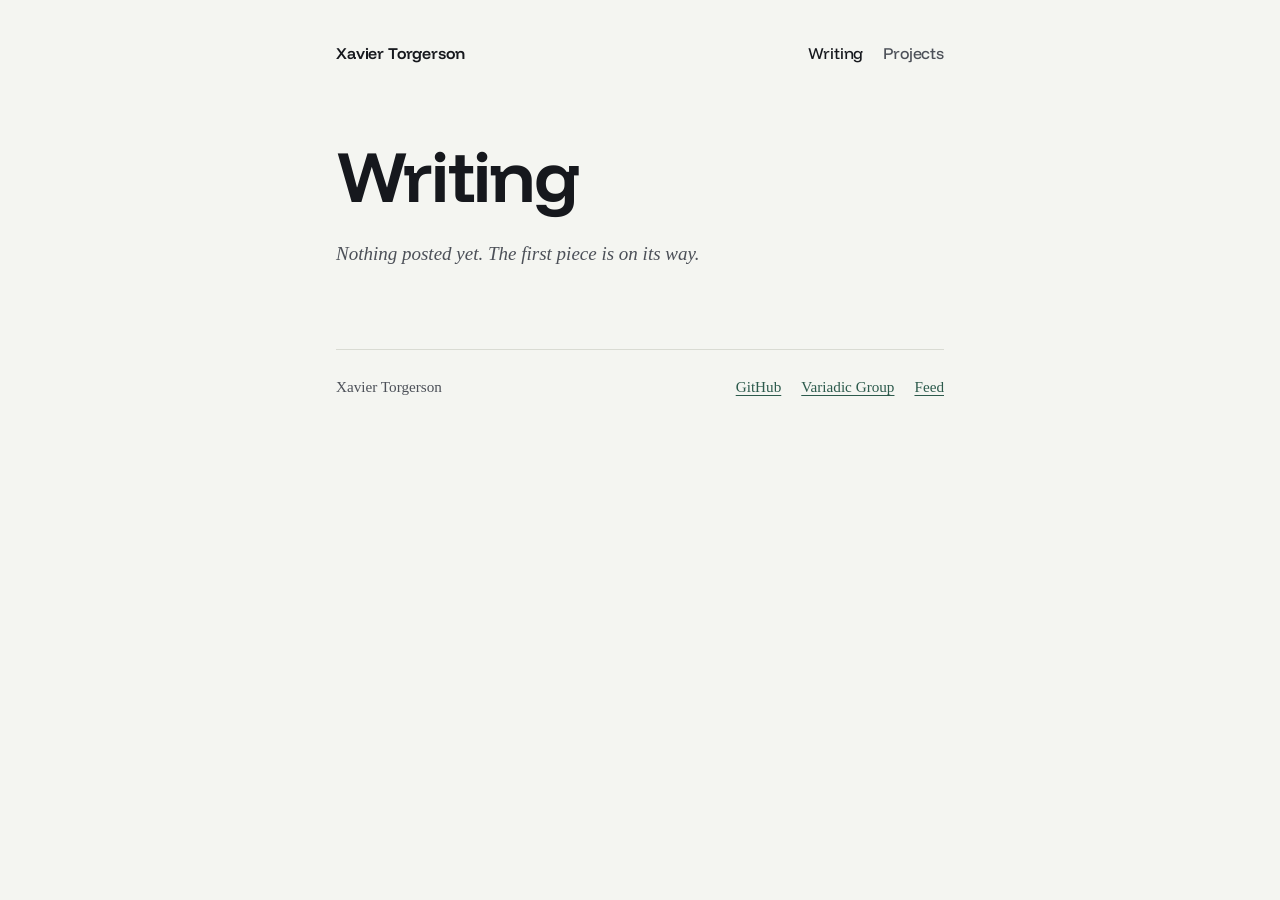
<file: writing/index.html>
<!doctype html>
<html lang="en">
<head>
<meta charset="utf-8">
<meta name="viewport" content="width=device-width, initial-scale=1">
<title>Writing · Xavier Torgerson</title>
<meta name="description" content="Writing by Xavier Torgerson.">
<link rel="canonical" href="https://xlt.pw/writing/">
<meta name="author" content="Xavier Torgerson">
<meta property="og:type" content="website">
<meta property="og:site_name" content="Xavier Torgerson">
<meta property="og:url" content="https://xlt.pw/writing/">
<meta property="og:title" content="Writing · Xavier Torgerson">
<meta property="og:description" content="Writing by Xavier Torgerson.">
<meta property="og:image" content="https://xlt.pw/og.png">
<meta property="og:image:width" content="1200">
<meta property="og:image:height" content="630">
<meta name="twitter:card" content="summary_large_image">
<link rel="stylesheet" href="/style.css">
<link rel="alternate" type="application/atom+xml" title="Xavier Torgerson" href="/feed.xml">
<link rel="icon" href="data:,">
</head>
<body>
<header class="top">
  <a href="/">Xavier Torgerson</a>
  <nav aria-label="Site"><a href="/writing/" aria-current="page">Writing</a><a href="/#projects">Projects</a></nav>
</header>
<main>
  <div class="intro"><h1>Writing</h1></div>
  <!-- Newest first: <li><a href="/writing/slug.html">Title</a><time datetime="2026-11-15">November 15, 2026</time></li> -->
  <p class="empty">Nothing posted yet. The first piece is on its way.</p>
</main>
<footer class="foot">
  <span>Xavier Torgerson</span>
  <nav aria-label="Elsewhere"><a href="https://github.com/xaviertorgerson">GitHub</a><a href="https://variadicgroup.com">Variadic Group</a><a href="/feed.xml">Feed</a></nav>
</footer>
</body>
</html>
</file>
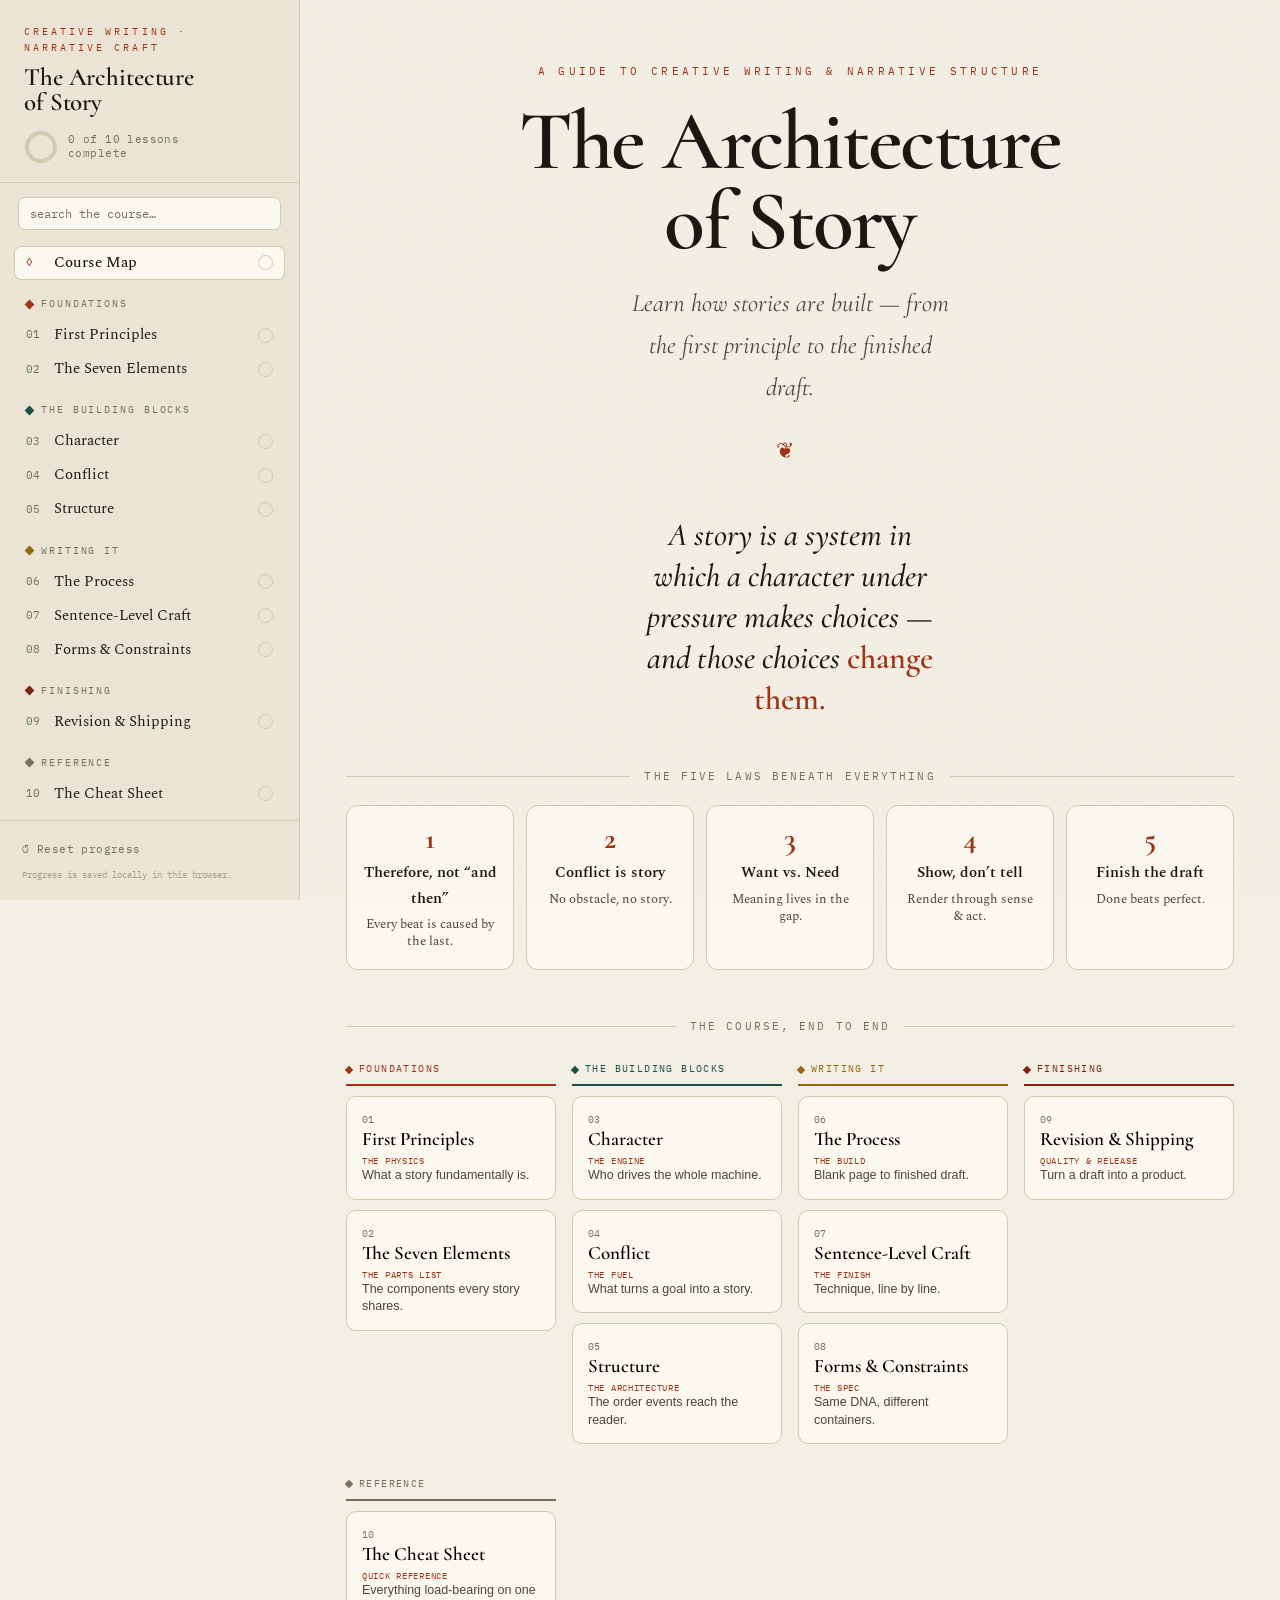
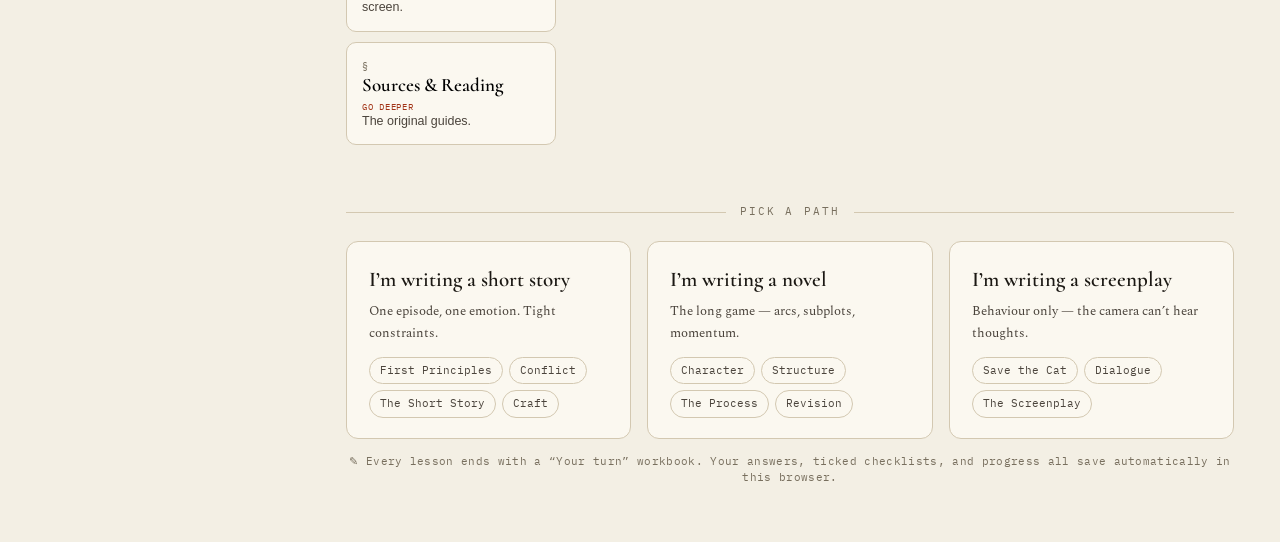
<file: storytelling.html>
<!DOCTYPE html>
<html lang="en">
<head>
<meta charset="UTF-8">
<meta name="viewport" content="width=device-width, initial-scale=1.0">
<title>The Architecture of Story — a course in narrative craft</title>
<meta name="description" content="An interactive course in creative writing and narrative structure: from first principles to a finished draft.">
<link rel="canonical" href="https://xlt.pw/storytelling.html">
<meta name="author" content="Xavier Torgerson">
<meta property="og:type" content="website">
<meta property="og:site_name" content="Xavier Torgerson">
<meta property="og:url" content="https://xlt.pw/storytelling.html">
<meta property="og:title" content="The Architecture of Story">
<meta property="og:description" content="An interactive course in creative writing and narrative structure: from first principles to a finished draft.">
<meta property="og:image" content="https://xlt.pw/og.png">
<meta property="og:image:width" content="1200">
<meta property="og:image:height" content="630">
<meta name="twitter:card" content="summary_large_image">
<link rel="preconnect" href="https://fonts.googleapis.com">
<link rel="preconnect" href="https://fonts.gstatic.com" crossorigin>
<link href="https://fonts.googleapis.com/css2?family=Cormorant:ital,wght@0,500;0,600;0,700;1,500;1,600&family=Spectral:ital,wght@0,300;0,400;0,500;0,600;1,400;1,500&family=IBM+Plex+Mono:wght@400;500;600&display=swap" rel="stylesheet">
<style>
:root{
  --paper:#f3efe4; --paper-2:#ebe4d4; --surf:#fbf8f0; --surf-2:#f6f1e6;
  --ink:#1b1813; --ink-soft:#4b443c; --ink-faint:#786f5e; --ink-ghost:#a99e88;
  --rule:#d3c8b1; --rule-soft:#e3dac8;
  --red:#a23316; --red-deep:#7e2510; --red-wash:#f0e2d6;
  --teal:#1f5048; --teal-deep:#163a34; --teal-wash:#dde7e2;
  --ochre:#956613; --ochre-deep:#714c0c; --ochre-wash:#efe6cf;
  --shadow:rgba(40,28,14,.16); --shadow-lg:rgba(40,28,14,.26);
  --serif:"Spectral",Georgia,serif; --display:"Cormorant",Georgia,serif; --mono:"IBM Plex Mono",monospace;
  --nav:300px; --measure:700px;
}
*{box-sizing:border-box;}
html{scroll-behavior:smooth;}
body{margin:0;background:var(--paper);color:var(--ink);font-family:var(--serif);font-size:18px;line-height:1.68;
  -webkit-font-smoothing:antialiased;text-rendering:optimizeLegibility;overflow-x:hidden;}
body::before{content:"";position:fixed;inset:0;pointer-events:none;z-index:1;opacity:.04;mix-blend-mode:multiply;
  background-image:url("data:image/svg+xml,%3Csvg xmlns='http://www.w3.org/2000/svg' width='140' height='140'%3E%3Cfilter id='n'%3E%3CfeTurbulence type='fractalNoise' baseFrequency='.9' numOctaves='2'/%3E%3C/filter%3E%3Crect width='100%25' height='100%25' filter='url(%23n)'/%3E%3C/svg%3E");}

#scrollbar{position:fixed;top:0;left:0;height:2px;width:0;z-index:120;background:var(--red);transition:width .08s linear;}

/* ---------------- mobile bar ---------------- */
#topbar{position:fixed;top:0;left:0;right:0;height:56px;z-index:100;display:none;align-items:center;gap:12px;
  padding:0 16px;background:rgba(243,239,228,.95);backdrop-filter:blur(8px);border-bottom:1px solid var(--rule);}
#topbar .b{font-family:var(--display);font-weight:600;font-size:19px;flex:1;}
#menuBtn{appearance:none;border:1px solid var(--rule);background:var(--surf);width:38px;height:38px;border-radius:7px;
  font-size:16px;cursor:pointer;display:grid;place-items:center;color:var(--ink);}
#overlay{display:none;position:fixed;inset:0;background:rgba(27,24,19,.46);z-index:89;backdrop-filter:blur(2px);}

.app{display:flex;align-items:flex-start;}

/* ---------------- sidebar ---------------- */
#sidebar{position:sticky;top:0;height:100vh;width:var(--nav);flex:0 0 var(--nav);z-index:90;
  background:var(--paper-2);border-right:1px solid var(--rule);display:flex;flex-direction:column;}
.brand{padding:24px 24px 18px;border-bottom:1px solid var(--rule);cursor:pointer;}
.brand .k{font-family:var(--mono);font-size:9.5px;letter-spacing:.32em;text-transform:uppercase;color:var(--red);margin:0 0 9px;}
.brand h1{font-family:var(--display);font-weight:600;font-size:25px;line-height:1.02;margin:0;letter-spacing:-.005em;}
.brand .ring{display:flex;align-items:center;gap:10px;margin-top:14px;}
.brand .ring svg{flex:0 0 auto;}
.brand .ring span{font-family:var(--mono);font-size:10.5px;color:var(--ink-faint);letter-spacing:.04em;line-height:1.3;}

.searchwrap{padding:14px 18px 6px;}
#search{width:100%;padding:8px 11px;border:1px solid var(--rule);border-radius:7px;background:var(--surf);
  font-family:var(--mono);font-size:11.5px;color:var(--ink);}
#search::placeholder{color:var(--ink-faint);}
#search:focus{outline:none;border-color:var(--red);box-shadow:0 0 0 3px rgba(162,51,22,.12);}

#nav{flex:1;overflow-y:auto;padding:10px 14px 36px;scrollbar-width:thin;scrollbar-color:var(--rule) transparent;}
#nav::-webkit-scrollbar{width:6px;}#nav::-webkit-scrollbar-thumb{background:var(--rule);border-radius:6px;}
.phase{font-family:var(--mono);font-size:9.5px;letter-spacing:.2em;text-transform:uppercase;color:var(--ink-faint);
  padding:16px 12px 6px;display:flex;align-items:center;gap:8px;}
.phase .pd{width:7px;height:7px;transform:rotate(45deg);flex:0 0 auto;}
.navlink{display:flex;align-items:center;gap:10px;width:100%;border:none;background:none;text-align:left;cursor:pointer;
  font-family:var(--serif);font-size:14.5px;color:var(--ink);padding:8px 12px;border-radius:7px;line-height:1.25;}
.navlink:hover{background:var(--paper);}
.navlink .n{font-family:var(--mono);font-size:10.5px;color:var(--ink-faint);min-width:18px;}
.navlink .t{flex:1;}
.navlink .chk{width:15px;height:15px;border:1.4px solid var(--rule);border-radius:50%;flex:0 0 auto;display:grid;place-items:center;
  font-size:9px;color:transparent;}
.navlink.done .chk{background:var(--teal);border-color:var(--teal);color:#fff;}
.navlink.active{background:var(--surf);box-shadow:inset 0 0 0 1px var(--rule);}
.navlink.active .t{font-weight:500;}
.navlink.active .n{color:var(--red);}
.subnav{margin:0 0 6px 38px;padding-left:4px;border-left:1px solid var(--rule-soft);display:none;}
.navlink.active + .subnav{display:block;}
.subnav a{display:block;font-size:12.5px;color:var(--ink-faint);text-decoration:none;padding:4px 10px;border-radius:5px;line-height:1.3;}
.subnav a:hover{color:var(--ink);background:var(--paper);}
.navfoot{padding:12px 22px 18px;border-top:1px solid var(--rule);}
.navfoot button{appearance:none;border:none;background:none;cursor:pointer;font-family:var(--mono);font-size:10.5px;letter-spacing:.04em;color:var(--ink-faint);padding:0;}
.navfoot button:hover{color:var(--red);}
.navfoot span{display:block;font-family:var(--mono);font-size:9px;color:var(--ink-ghost);margin-top:6px;line-height:1.4;}

/* ---------------- main / module shell ---------------- */
main{flex:1;min-width:0;}
.module{display:none;}
.module.active{display:block;animation:fade .45s cubic-bezier(.2,.6,.2,1);}
@keyframes fade{from{opacity:0;transform:translateY(14px);}to{opacity:1;transform:none;}}
.inner{max-width:var(--measure);margin:0 auto;padding:54px 46px 40px;}
.inner.wide{max-width:1040px;}

/* module hero */
.mhead{margin-bottom:30px;}
.crumb{font-family:var(--mono);font-size:10.5px;letter-spacing:.18em;text-transform:uppercase;color:var(--ink-faint);
  display:flex;align-items:center;gap:12px;margin-bottom:16px;}
.ptag{font-family:var(--mono);font-size:10px;letter-spacing:.14em;text-transform:uppercase;padding:3px 9px;border-radius:20px;color:#fff;}
.mhead h2{font-family:var(--display);font-weight:600;font-size:clamp(40px,6vw,62px);line-height:.98;letter-spacing:-.02em;margin:0;}
.bigidea{font-family:var(--display);font-style:italic;font-size:clamp(20px,2.6vw,25px);color:var(--ink-soft);
  margin:16px 0 0;line-height:1.34;max-width:34ch;}
.takeaways{display:flex;flex-wrap:wrap;gap:10px;margin:26px 0 0;}
.takeaway{display:flex;gap:9px;align-items:flex-start;background:var(--surf);border:1px solid var(--rule);border-radius:9px;
  padding:9px 13px 9px 11px;font-size:13.5px;line-height:1.36;max-width:300px;}
.takeaway .tk{font-family:var(--mono);font-size:11px;color:var(--red);flex:0 0 auto;margin-top:1px;}
.hr{height:1px;background:var(--rule);margin:34px 0;border:none;}

/* typography inside modules */
.module h3{font-family:var(--display);font-weight:600;font-size:27px;letter-spacing:-.008em;margin:44px 0 4px;scroll-margin-top:30px;}
.module h3 .h3n{font-family:var(--mono);font-size:12px;color:var(--red);letter-spacing:.06em;margin-right:10px;vertical-align:2px;}
.module h4{font-family:var(--display);font-weight:600;font-size:20px;margin:26px 0 4px;}
.lead{font-size:19px;}
.module p{margin:0 0 16px;}
.module a.inl{color:var(--red);text-underline-offset:2px;}
.module a.inl:hover{color:var(--red-deep);}
strong{font-weight:600;} em{font-style:italic;}
code{font-family:var(--mono);font-size:.82em;background:var(--paper-2);padding:2px 6px;border-radius:4px;border:1px solid var(--rule-soft);}
.module ul,.module ol{margin:0 0 18px;padding-left:1.25em;}
.module li{margin:0 0 8px;}
.module li::marker{color:var(--red);}

/* ---------- components ---------- */
.card{background:var(--surf);border:1px solid var(--rule);border-radius:12px;padding:22px 24px;}
.cardgrid{display:grid;gap:16px;margin:24px 0;}
.cg-2{grid-template-columns:repeat(2,1fr);} .cg-3{grid-template-columns:repeat(3,1fr);} .cg-4{grid-template-columns:repeat(auto-fit,minmax(180px,1fr));}
.card h4{margin:0 0 8px;}
.card .ico{font-family:var(--display);font-weight:600;}

.principle{display:flex;gap:16px;background:var(--surf);border:1px solid var(--rule);border-left:3px solid var(--red);border-radius:0 12px 12px 0;padding:20px 24px;margin:24px 0;}
.principle .pn{font-family:var(--display);font-weight:700;font-size:40px;line-height:.9;color:var(--red);flex:0 0 auto;}
.principle.teal{border-left-color:var(--teal);} .principle.teal .pn{color:var(--teal);}
.principle p:last-child{margin-bottom:0;}

.bigquote{font-family:var(--display);font-style:italic;font-weight:500;font-size:clamp(24px,3.4vw,32px);line-height:1.28;
  text-align:center;color:var(--ink);margin:36px auto;max-width:24ch;position:relative;padding:0 10px;}
.bigquote strong{color:var(--red);font-weight:600;font-style:normal;}

.tag{font-family:var(--mono);font-size:9.5px;letter-spacing:.1em;text-transform:uppercase;padding:2px 8px;border-radius:20px;display:inline-block;}
.tag.ext{background:var(--red-wash);color:var(--red-deep);} .tag.int{background:var(--teal-wash);color:var(--teal-deep);} .tag.both{background:var(--ochre-wash);color:var(--ochre-deep);}

/* tables */
.tbl{margin:22px 0;overflow-x:auto;border:1px solid var(--rule);border-radius:10px;}
table{border-collapse:collapse;width:100%;background:var(--surf);font-size:14.5px;}
th,td{text-align:left;padding:11px 15px;border-bottom:1px solid var(--rule-soft);vertical-align:top;line-height:1.4;}
thead th{background:var(--ink);color:var(--paper);font-family:var(--mono);font-size:10px;letter-spacing:.06em;text-transform:uppercase;font-weight:500;}
tbody tr:last-child td{border-bottom:none;} tbody tr:nth-child(even){background:var(--surf-2);}
td strong{color:var(--red-deep);}

/* stepper */
.stepper{margin:24px 0;border-left:2px solid var(--rule);padding-left:0;}
.step{position:relative;padding:0 0 22px 52px;}
.step::before{content:attr(data-n);position:absolute;left:-17px;top:-2px;width:32px;height:32px;border-radius:50%;
  background:var(--surf);border:2px solid var(--red);color:var(--red);font-family:var(--mono);font-size:13px;font-weight:600;
  display:grid;place-items:center;}
.step:last-child{padding-bottom:0;}
.step h4{margin:2px 0 4px;}
.step p{margin:0;font-size:15.5px;color:var(--ink-soft);}

/* horizontal flow (process pipeline) */
.flow{display:flex;gap:0;margin:26px 0;flex-wrap:wrap;}
.node{flex:1;min-width:140px;background:var(--surf);border:1px solid var(--rule);border-radius:10px;padding:16px 16px;position:relative;margin:0 14px 14px 0;}
.node .nn{font-family:var(--mono);font-size:10.5px;color:var(--red);letter-spacing:.08em;}
.node h4{margin:5px 0 5px;font-size:17px;}
.node p{margin:0;font-size:13px;color:var(--ink-soft);line-height:1.45;}
.node::after{content:"→";position:absolute;right:-13px;top:50%;transform:translateY(-50%);color:var(--ink-ghost);font-size:15px;z-index:2;}
.node:last-child::after{display:none;}

/* causality chain */
.chain{display:flex;align-items:center;gap:8px;flex-wrap:wrap;margin:14px 0;}
.chnode{background:var(--surf);border:1.5px solid var(--ink);border-radius:8px;padding:8px 16px;font-family:var(--display);font-weight:600;font-size:18px;}
.chlink{font-family:var(--mono);font-size:11px;letter-spacing:.06em;color:var(--ink-faint);padding:0 2px;}
.chain.weak .chnode{border-color:var(--ink-ghost);color:var(--ink-faint);border-style:dashed;}
.chain.weak .chlink{color:var(--ink-ghost);}
.chain.strong .chnode{border-color:var(--red);color:var(--ink);}
.chain.strong .chlink{color:var(--red);font-weight:600;}

/* want/need engine */
.engine{display:grid;grid-template-columns:1fr auto 1fr;align-items:center;gap:18px;margin:26px 0;}
.engine .pole{background:var(--surf);border:1px solid var(--rule);border-radius:12px;padding:18px 20px;}
.engine .pole.want{border-top:3px solid var(--red);}
.engine .pole.need{border-top:3px solid var(--teal);}
.engine .pole .lbl{font-family:var(--mono);font-size:10px;letter-spacing:.14em;text-transform:uppercase;}
.engine .pole.want .lbl{color:var(--red);} .engine .pole.need .lbl{color:var(--teal);}
.engine .pole h4{margin:6px 0 6px;font-size:21px;}
.engine .pole p{margin:0;font-size:13.5px;color:var(--ink-soft);line-height:1.45;}
.engine .arrow{text-align:center;color:var(--ink-faint);}
.engine .arrow .big{font-size:26px;color:var(--ochre);}
.engine .arrow .cap{font-family:var(--mono);font-size:9px;letter-spacing:.1em;text-transform:uppercase;display:block;margin-top:4px;}

/* tabs / framework explorer */
.tabs{display:flex;flex-wrap:wrap;gap:7px;margin:22px 0 18px;}
.tab{font-family:var(--mono);font-size:11.5px;letter-spacing:.03em;padding:8px 13px;border:1px solid var(--rule);background:var(--surf);
  border-radius:20px;cursor:pointer;color:var(--ink-soft);}
.tab:hover{border-color:var(--ink-faint);}
.tab.active{background:var(--ink);color:var(--paper);border-color:var(--ink);}
.explorer{background:var(--surf);border:1px solid var(--rule);border-radius:12px;padding:24px;}
.explorer .ex-top{display:flex;justify-content:space-between;align-items:baseline;gap:14px;flex-wrap:wrap;margin-bottom:6px;}
.explorer h4{margin:0;font-size:24px;}
.explorer .best{font-family:var(--mono);font-size:11px;color:var(--teal-deep);background:var(--teal-wash);padding:4px 10px;border-radius:20px;}
.explorer .ex-desc{font-size:15px;color:var(--ink-soft);margin:6px 0 16px;}
.beatstrip{display:flex;flex-wrap:wrap;gap:7px;}
.beat{font-size:12px;background:var(--paper);border:1px solid var(--rule);border-radius:7px;padding:6px 10px;position:relative;}
.beat .bi{font-family:var(--mono);font-size:9px;color:var(--red);display:block;}

/* matcher rows */
.matcher{margin:18px 0;border:1px solid var(--rule);border-radius:10px;overflow:hidden;}
.mrow{display:flex;align-items:center;gap:14px;padding:12px 16px;border-bottom:1px solid var(--rule-soft);cursor:pointer;background:var(--surf);}
.mrow:last-child{border-bottom:none;}
.mrow:hover{background:var(--surf-2);}
.mrow .goal{flex:1;font-size:15px;}
.mrow .fw{font-family:var(--mono);font-size:12px;color:var(--red-deep);font-weight:600;}
.mrow .go{color:var(--ink-ghost);font-size:13px;}

/* story arc viz */
.arcwrap{background:var(--surf);border:1px solid var(--rule);border-radius:12px;padding:18px 18px 18px;margin:24px 0;}
.arc-svg{width:100%;height:auto;display:block;}
.arc-svg .curve{fill:none;stroke:var(--ink);stroke-width:3;stroke-linejoin:round;stroke-linecap:round;}
.arc-svg .area{stroke:none;}
.arc-svg .axis{stroke:var(--rule);stroke-width:1;}
.arc-svg .b1{fill:rgba(162,51,22,.05);} .arc-svg .b2{fill:rgba(31,80,72,.055);} .arc-svg .b3{fill:rgba(149,102,19,.085);}
.arc-svg .sep{stroke:var(--rule);stroke-width:1;stroke-dasharray:3 4;}
.arc-svg .actlbl{font-family:var(--mono);font-size:9px;letter-spacing:.1em;text-transform:uppercase;fill:var(--ink-faint);text-anchor:middle;}
.arc-svg .axhint{font-family:var(--mono);font-size:8.5px;letter-spacing:.12em;text-transform:uppercase;fill:var(--ink-ghost);}
.beatdot{fill:var(--surf);stroke:var(--red);stroke-width:2.5;cursor:pointer;transition:r .15s,fill .15s;}
.beatdot:hover,.beatdot.sel{fill:var(--red);r:9;}
.beatlbl{font-family:var(--mono);font-size:9.5px;fill:var(--ink-soft);}
.arc-readout{display:flex;gap:14px;align-items:flex-start;margin-top:6px;padding-top:14px;border-top:1px solid var(--rule-soft);min-height:54px;}
.arc-readout .rn{font-family:var(--mono);font-size:11px;color:var(--red);padding-top:3px;}
.arc-readout h4{margin:0 0 3px;font-size:18px;}
.arc-readout p{margin:0;font-size:14px;color:var(--ink-soft);}

/* sparkline cards (arc types) */
.spark{width:100%;height:56px;display:block;margin-bottom:2px;}
.spark path{fill:none;stroke-width:2.5;stroke-linecap:round;stroke-linejoin:round;}
.spark line{stroke-width:1;}
.sparkcap{font-family:var(--mono);font-size:8.5px;letter-spacing:.03em;color:var(--ink-faint);display:block;margin:0 0 8px;text-transform:uppercase;}

/* escalation */
.escal{width:100%;height:auto;display:block;margin:8px 0 4px;}

/* length scale */
.lenscale{background:var(--surf);border:1px solid var(--rule);border-radius:12px;padding:24px 26px;margin:24px 0;}
.lenrow{display:flex;align-items:center;gap:16px;margin:0 0 13px;}
.lenrow:last-of-type{margin-bottom:0;}
.lenname{flex:0 0 118px;text-align:right;}
.lenname .ll{font-family:var(--display);font-weight:600;font-size:17px;display:block;line-height:1.05;}
.lenname .lw{font-family:var(--mono);font-size:9.5px;color:var(--ink-faint);}
.lenbar{height:14px;border-radius:7px;background:linear-gradient(90deg,var(--red),var(--ochre));min-width:8px;box-shadow:inset 0 -1px 2px rgba(0,0,0,.06);}
.lennote{font-size:13px;color:var(--ink-soft);margin:16px 0 0;border-top:1px solid var(--rule-soft);padding-top:13px;}

/* funnel (revision layers) */
.funnel{margin:24px 0;}
.flayer{margin:0 auto 10px;background:var(--surf);border:1px solid var(--rule);border-top:3px solid var(--red);border-radius:8px;padding:14px 20px;}
.flayer .fl{font-family:var(--mono);font-size:10px;letter-spacing:.1em;text-transform:uppercase;color:var(--red);}
.flayer h4{margin:4px 0 4px;font-size:18px;} .flayer p{margin:0;font-size:14px;color:var(--ink-soft);}
.flayer:nth-child(1){width:100%;} .flayer:nth-child(2){width:78%;border-top-color:var(--ochre);} .flayer:nth-child(2) .fl{color:var(--ochre);}
.flayer:nth-child(3){width:56%;border-top-color:var(--teal);} .flayer:nth-child(3) .fl{color:var(--teal);}

/* warn cards */
.warn{background:var(--surf);border:1px solid var(--rule);border-left:3px solid var(--ochre);border-radius:0 9px 9px 0;padding:12px 16px;font-size:14.5px;}
.warn b{color:var(--ochre-deep);}

/* checklist */
.checklist{list-style:none;padding:0;margin:18px 0;}
.checklist li{padding-left:32px;position:relative;margin-bottom:9px;font-size:15.5px;cursor:pointer;user-select:none;transition:color .15s;}
.checklist li::before{content:"";position:absolute;left:0;top:3px;width:18px;height:18px;border:1.5px solid var(--red);border-radius:4px;display:grid;place-items:center;font-size:11px;line-height:1;color:transparent;transition:background .15s,border-color .15s;}
.checklist li:hover::before{background:var(--red-wash);}
.checklist li.checked::before{content:"✓";background:var(--teal);border-color:var(--teal);color:#fff;}
.checklist li.checked{color:var(--ink-faint);text-decoration:line-through;text-decoration-color:var(--rule);}
.checklist li:focus-visible{outline:2px solid var(--red);outline-offset:3px;border-radius:3px;}

/* workshop / practice */
.workshop{margin:48px 0 0;background:linear-gradient(180deg,var(--surf),var(--surf-2));border:1px solid var(--rule);border-radius:14px;padding:24px 26px 20px;}
.ws-head{font-family:var(--display);font-weight:600;font-size:24px;display:flex;align-items:center;gap:11px;margin:0;}
.ws-head .ws-i{width:30px;height:30px;border-radius:50%;background:var(--red);color:#fff;display:grid;place-items:center;font-size:14px;flex:0 0 auto;}
.ws-sub{font-size:14.5px;color:var(--ink-soft);margin:8px 0 18px;}
.ws-prompt{margin:0 0 16px;}
.ws-prompt label{display:block;font-size:15px;font-weight:500;margin:0 0 7px;line-height:1.42;}
.ws-prompt label .pq{font-family:var(--mono);font-size:11px;color:var(--red);margin-right:9px;}
.ws-prompt textarea{width:100%;min-height:72px;resize:vertical;border:1px solid var(--rule);border-radius:9px;background:var(--paper);font-family:var(--serif);font-size:15.5px;line-height:1.5;color:var(--ink);padding:11px 13px;}
.ws-prompt textarea::placeholder{color:var(--ink-ghost);}
.ws-prompt textarea:focus{outline:none;border-color:var(--red);box-shadow:0 0 0 3px rgba(162,51,22,.1);background:#fff;}
.ws-foot{display:flex;align-items:center;justify-content:space-between;gap:12px;margin-top:8px;}
.ws-status{font-family:var(--mono);font-size:10.5px;letter-spacing:.04em;color:var(--ink-faint);}
.ws-status.saved{color:var(--teal);}
.ws-clear{font-family:var(--mono);font-size:10.5px;border:none;background:none;color:var(--ink-faint);cursor:pointer;text-decoration:underline;text-underline-offset:2px;padding:0;}
.ws-clear:hover{color:var(--red);}
.homenote{text-align:center;font-family:var(--mono);font-size:11px;letter-spacing:.03em;color:var(--ink-faint);margin:34px 0 0;line-height:1.5;}

/* tell vs show */
.vs{display:grid;grid-template-columns:1fr 1fr;gap:14px;margin:18px 0;}
.vs .v{border-radius:10px;padding:16px 18px;font-size:15px;}
.vs .tell{background:var(--surf-2);border:1px solid var(--rule);}
.vs .show{background:var(--teal-wash);border:1px solid #bcd0c8;}
.vs .vl{font-family:var(--mono);font-size:10px;letter-spacing:.12em;text-transform:uppercase;display:block;margin-bottom:7px;}
.vs .tell .vl{color:var(--ink-faint);} .vs .show .vl{color:var(--teal-deep);}

/* prev / next */
.prevnext{display:grid;grid-template-columns:1fr 1fr;gap:14px;margin:50px 0 0;}
.pn{display:block;text-align:left;border:1px solid var(--rule);background:var(--surf);border-radius:12px;padding:16px 20px;cursor:pointer;text-decoration:none;color:var(--ink);transition:border-color .18s,transform .18s;}
.pn:hover{border-color:var(--red);transform:translateY(-2px);}
.pn .d{font-family:var(--mono);font-size:10px;letter-spacing:.12em;text-transform:uppercase;color:var(--ink-faint);}
.pn .tt{font-family:var(--display);font-weight:600;font-size:20px;margin-top:3px;}
.pn.next{text-align:right;}
.pn.disabled{opacity:.4;pointer-events:none;}

.complete{display:flex;align-items:center;gap:14px;flex-wrap:wrap;margin-top:34px;padding-top:22px;border-top:1px dashed var(--rule);}
.btn{font-family:var(--mono);font-size:12px;letter-spacing:.04em;border:1.5px solid var(--teal);background:var(--teal);color:#fff;
  padding:10px 18px;border-radius:8px;cursor:pointer;}
.btn.ghost{background:none;color:var(--teal);}
.btn.done{background:var(--teal-deep);border-color:var(--teal-deep);}

/* ============ HOME / MAP ============ */
.home-hero{text-align:center;padding:8px 0 8px;}
.home-hero .k{font-family:var(--mono);font-size:11px;letter-spacing:.3em;text-transform:uppercase;color:var(--red);margin:0 0 22px;}
.home-hero h2{font-family:var(--display);font-weight:600;font-size:clamp(48px,8vw,84px);line-height:.95;letter-spacing:-.022em;margin:0;}
.home-hero .sf{font-family:var(--display);font-style:italic;font-size:clamp(19px,2.6vw,25px);color:var(--ink-soft);margin:20px auto 0;max-width:30ch;}
.fleuron{color:var(--red);font-size:22px;letter-spacing:.5em;margin:26px 0 0;}

.laws{display:grid;grid-template-columns:repeat(5,1fr);gap:12px;margin:14px 0;}
.law{background:var(--surf);border:1px solid var(--rule);border-radius:12px;padding:18px 16px;text-align:center;}
.law .ln{font-family:var(--display);font-weight:700;font-size:30px;color:var(--red);line-height:1;}
.law .lt{font-weight:600;font-size:15px;margin-top:6px;}
.law .ld{font-size:12.5px;color:var(--ink-soft);margin-top:5px;line-height:1.4;}

.maptitle{font-family:var(--mono);font-size:10.5px;letter-spacing:.2em;text-transform:uppercase;color:var(--ink-faint);
  display:flex;align-items:center;gap:14px;margin:48px 0 20px;}
.maptitle::before,.maptitle::after{content:"";flex:1;height:1px;background:var(--rule);}

.map{display:grid;grid-template-columns:repeat(4,1fr);gap:16px;}
.mapcol .mch{font-family:var(--mono);font-size:10px;letter-spacing:.14em;text-transform:uppercase;padding:6px 0;margin-bottom:10px;
  border-bottom:2px solid;display:flex;align-items:center;gap:7px;}
.mapnode{display:block;width:100%;text-align:left;border:1px solid var(--rule);background:var(--surf);border-radius:10px;
  padding:14px 15px;margin-bottom:10px;cursor:pointer;transition:transform .16s,border-color .16s,box-shadow .16s;}
.mapnode:hover{transform:translateY(-3px);border-color:var(--red);box-shadow:0 10px 22px -14px var(--shadow-lg);}
.mapnode .mn{font-family:var(--mono);font-size:9.5px;color:var(--ink-faint);}
.mapnode h4{font-family:var(--display);font-weight:600;font-size:19px;margin:3px 0 3px;line-height:1.05;}
.mapnode p{margin:0;font-size:12.5px;color:var(--ink-soft);line-height:1.4;}
.mapnode .role{font-family:var(--mono);font-size:9px;letter-spacing:.08em;text-transform:uppercase;color:var(--red);}

.paths{display:grid;grid-template-columns:repeat(3,1fr);gap:16px;margin:14px 0;}
.pathcard{border:1px solid var(--rule);background:var(--surf);border-radius:12px;padding:20px 22px;}
.pathcard h4{font-family:var(--display);font-weight:600;font-size:21px;margin:0 0 4px;}
.pathcard .pm{font-size:13px;color:var(--ink-soft);margin:0 0 12px;}
.pathcard .plinks{display:flex;flex-wrap:wrap;gap:6px;}
.pathcard .pl{font-family:var(--mono);font-size:10.5px;border:1px solid var(--rule);border-radius:20px;padding:4px 10px;cursor:pointer;color:var(--ink-soft);}
.pathcard .pl:hover{border-color:var(--red);color:var(--red-deep);}

.module .endmark{text-align:center;color:var(--red);font-size:22px;letter-spacing:.5em;margin:46px 0 0;}

/* resources */
.resgrid{display:grid;grid-template-columns:repeat(2,1fr);gap:16px;margin:24px 0;}
.rescard h4{margin:0 0 10px;color:var(--red-deep);font-size:18px;}
.rescard ul{list-style:none;padding:0;margin:0;}
.rescard li{margin-bottom:7px;font-size:14px;line-height:1.4;}
.rescard a{color:var(--red);text-decoration:none;border-bottom:1px solid var(--rule);}
.rescard a:hover{color:var(--red-deep);border-color:var(--red);}

#toTop{position:fixed;right:22px;bottom:22px;z-index:80;width:42px;height:42px;border-radius:50%;border:1px solid var(--rule);
  background:var(--surf);color:var(--red);font-size:16px;cursor:pointer;box-shadow:0 8px 18px -10px var(--shadow-lg);
  opacity:0;transform:translateY(10px);transition:.25s;display:grid;place-items:center;}
#toTop.show{opacity:1;transform:none;}

/* ---------- responsive ---------- */
@media (max-width:1100px){ :root{--nav:270px;} .map,.laws{grid-template-columns:repeat(2,1fr);} .paths{grid-template-columns:1fr;} }
@media (max-width:860px){
  body{font-size:17px;}
  #topbar{display:flex;} #overlay.show{display:block;}
  #sidebar{position:fixed;top:0;left:0;transform:translateX(-100%);transition:transform .3s cubic-bezier(.4,0,.2,1);
    width:330px;max-width:88vw;box-shadow:0 0 60px rgba(27,24,19,.3);}
  #sidebar.open{transform:translateX(0);}
  .inner{padding:74px 22px 30px;}
  .cg-2,.cg-3,.engine,.vs,.prevnext,.resgrid{grid-template-columns:1fr;}
  .engine .arrow{transform:rotate(90deg);}
  .laws{grid-template-columns:1fr 1fr;} .map{grid-template-columns:1fr;}
  .node::after{content:"↓";right:auto;left:50%;top:auto;bottom:-12px;transform:translateX(-50%);}
  .pn.next{text-align:left;}
}
@media (max-width:520px){ .laws{grid-template-columns:1fr;} .vs{grid-template-columns:1fr;} .lenname{flex-basis:96px;} .lenname .ll{font-size:15px;} }
</style>
</head>
<body>
<div id="scrollbar"></div>

<header id="topbar">
  <button id="menuBtn" aria-label="Open menu">☰</button>
  <span class="b">The Architecture of Story</span>
</header>
<div id="overlay"></div>

<div class="app">
  <!-- ===================== SIDEBAR ===================== -->
  <aside id="sidebar">
    <div class="brand" data-go="home">
      <p class="k">Creative Writing · Narrative Craft</p>
      <h1>The Architecture<br>of Story</h1>
      <div class="ring">
        <svg width="34" height="34" viewBox="0 0 34 34"><circle cx="17" cy="17" r="14" fill="none" stroke="var(--rule)" stroke-width="4"/><circle id="ringfg" cx="17" cy="17" r="14" fill="none" stroke="var(--teal)" stroke-width="4" stroke-linecap="round" stroke-dasharray="88" stroke-dashoffset="88" transform="rotate(-90 17 17)"/></svg>
        <span id="ringtxt">0 of 10 lessons<br>complete</span>
      </div>
    </div>
    <div class="searchwrap"><input id="search" type="text" placeholder="search the course…" autocomplete="off" spellcheck="false"></div>
    <nav id="nav" aria-label="Course navigation"></nav>
    <div class="navfoot"><button id="resetBtn">↺ Reset progress</button><span>Progress is saved locally in this browser.</span></div>
  </aside>

  <!-- ===================== MAIN ===================== -->
  <main id="main">

    <!-- ============ HOME ============ -->
    <section class="module" id="home" data-title="Course Map">
      <div class="inner wide">
        <div class="home-hero">
          <p class="k">A Guide to Creative Writing &amp; Narrative Structure</p>
          <h2>The Architecture<br>of Story</h2>
          <p class="sf">Learn how stories are built — from the first principle to the finished draft.</p>
          <div class="fleuron">❦</div>
        </div>

        <div class="bigquote">A story is a system in which a character under pressure makes choices — and those choices <strong>change them.</strong></div>

        <div class="maptitle">The five laws beneath everything</div>
        <div class="laws">
          <div class="law"><div class="ln">1</div><div class="lt">Therefore, not “and then”</div><div class="ld">Every beat is caused by the last.</div></div>
          <div class="law"><div class="ln">2</div><div class="lt">Conflict is story</div><div class="ld">No obstacle, no story.</div></div>
          <div class="law"><div class="ln">3</div><div class="lt">Want vs. Need</div><div class="ld">Meaning lives in the gap.</div></div>
          <div class="law"><div class="ln">4</div><div class="lt">Show, don’t tell</div><div class="ld">Render through sense &amp; act.</div></div>
          <div class="law"><div class="ln">5</div><div class="lt">Finish the draft</div><div class="ld">Done beats perfect.</div></div>
        </div>

        <div class="maptitle">The course, end to end</div>
        <div class="map" id="coursemap"><!-- built by JS --></div>

        <div class="maptitle">Pick a path</div>
        <div class="paths">
          <div class="pathcard">
            <h4>I’m writing a short story</h4>
            <p class="pm">One episode, one emotion. Tight constraints.</p>
            <div class="plinks"><span class="pl" data-go="first-principles">First Principles</span><span class="pl" data-go="conflict">Conflict</span><span class="pl" data-go="forms">The Short Story</span><span class="pl" data-go="craft">Craft</span></div>
          </div>
          <div class="pathcard">
            <h4>I’m writing a novel</h4>
            <p class="pm">The long game — arcs, subplots, momentum.</p>
            <div class="plinks"><span class="pl" data-go="character">Character</span><span class="pl" data-go="structure">Structure</span><span class="pl" data-go="process">The Process</span><span class="pl" data-go="revision">Revision</span></div>
          </div>
          <div class="pathcard">
            <h4>I’m writing a screenplay</h4>
            <p class="pm">Behaviour only — the camera can’t hear thoughts.</p>
            <div class="plinks"><span class="pl" data-go="structure">Save the Cat</span><span class="pl" data-go="craft">Dialogue</span><span class="pl" data-go="forms">The Screenplay</span></div>
          </div>
        </div>
        <p class="homenote">✎ Every lesson ends with a “Your turn” workbook. Your answers, ticked checklists, and progress all save automatically in this browser.</p>
      </div>
    </section>
    <section class="module" id="first-principles" data-title="First Principles" data-phase="Foundations" data-lesson="1">
      <div class="inner">
        <div class="mhead"></div>
        <p class="lead">Before any framework, four truths. Every technique in this course is downstream of them — if you remember only this lesson, you can still write a real story.</p>

        <h3 id="fp-def"><span class="h3n">1.1</span>What a story actually is</h3>
        <p>Strip away genre, length, and medium and every story reduces to one thing:</p>
        <div class="bigquote">A character wants something. Something <strong>stands in the way.</strong> The pursuit forces choices that change them — or fail to.</div>
        <p>That is the irreducible core. A travelogue of events is <em>not</em> a story; a character pursuing a goal against resistance <strong>is</strong>. Every element you’ll learn exists to serve that core.</p>

        <h3 id="fp-cause"><span class="h3n">1.2</span>Causality: “therefore,” not “and then”</h3>
        <p>The single most useful rule of thumb in storytelling. A weak plot is a list of events. A strong plot is a chain of consequences. Watch the difference:</p>
        <div class="card">
          <p style="margin:0 0 6px;font-family:var(--mono);font-size:11px;letter-spacing:.1em;text-transform:uppercase;color:var(--ink-faint)">A sequence — flat</p>
          <div class="chain weak"><span class="chnode">This</span><span class="chlink">and then</span><span class="chnode">that</span><span class="chlink">and then</span><span class="chnode">that</span></div>
          <p style="margin:16px 0 6px;font-family:var(--mono);font-size:11px;letter-spacing:.1em;text-transform:uppercase;color:var(--red)">A story — driven</p>
          <div class="chain strong"><span class="chnode">This</span><span class="chlink">therefore →</span><span class="chnode">that</span><span class="chlink">but →</span><span class="chnode">this</span></div>
        </div>
        <p>Each event must be the <strong>consequence of a character’s choice</strong>, not a random next thing. Causality is what produces suspense. When you outline, audit every join: if only “and then” fits, you have a sequence, not a story.</p>

        <h3 id="fp-conflict"><span class="h3n">1.3</span>Conflict <em>is</em> story</h3>
        <p>Every story, underneath, asks one question:</p>
        <div class="bigquote">Will the protagonist overcome their obstacles to <strong>get what they want?</strong></div>
        <p>Remove the obstacle and you remove the story. Conflict isn’t a flaw to minimise — it is the thing the reader came for.</p>

        <h3 id="fp-wantneed"><span class="h3n">1.4</span>Want vs. Need — where meaning comes from</h3>
        <p>The deepest engine in fiction is the gap between what a character chases and what they actually require.</p>
        <div class="engine">
          <div class="pole want"><div class="lbl">Want · external</div><h4>What they think they want</h4><p>A concrete, pursuable goal. Drives the plot. Often built on a lie they tell themselves.</p></div>
          <div class="arrow"><div class="big">⇢</div><span class="cap">the story<br>closes the gap</span></div>
          <div class="pole need"><div class="lbl">Need · internal</div><h4>What they actually need</h4><p>A deeper truth about themselves or the world. Drives the arc. Learning it unlocks the ending.</p></div>
        </div>
        <p>The classic shape: chase the <strong>Want</strong>, discover it rested on a lie, learn the <strong>Need</strong>. <em>Inside Out’s</em> Joy <em>wants</em> Riley always happy; she <em>needs</em> to learn every emotion matters. Gatsby <em>wants</em> Daisy; he <em>needs</em> to learn the past can’t be bought — and never learns it (a negative arc). External plot and internal growth aren’t two things; they’re one engine seen from two sides.</p>
      </div>
    </section>

    <!-- ============ 2 · ELEMENTS ============ -->
    <section class="module" id="elements" data-title="The Seven Elements" data-phase="Foundations" data-lesson="2">
      <div class="inner">
        <div class="mhead"></div>
        <p class="lead">If first principles are the physics, these are the parts list — the seven components nearly every story is assembled from. Each gets its own job; the load-bearing ones get their own lessons.</p>
        <div class="cardgrid cg-3">
          <div class="card"><span class="tag both">why you write it</span><h4>Theme</h4><p>The idea or feeling underneath — usually the truth your protagonist’s <em>Need</em> points toward. Don’t state it; weave it through and let readers find it.</p></div>
          <div class="card"><span class="tag int">the life-force</span><h4>Character</h4><p>Personalities and their collisions generate conflict and drive plot. <a class="inl" data-go="character">Lesson 3 →</a></p></div>
          <div class="card"><span class="tag ext">the world</span><h4>Setting</h4><p>Time, place, institutions. Deliver it in drips woven through action, never in dumps.</p></div>
          <div class="card"><span class="tag ext">what happens</span><h4>Plot</h4><p>Rising stakes toward an inevitable climax, bound by the law of causality. <a class="inl" data-go="structure">Lesson 5 →</a></p></div>
          <div class="card"><span class="tag both">the tension</span><h4>Conflict</h4><p>Internal, external, or both — the source of all momentum. <a class="inl" data-go="conflict">Lesson 4 →</a></p></div>
          <div class="card"><span class="tag int">the lens</span><h4>Point of View</h4><p>Whose eyes we watch through — it changes intimacy, reliability, even which story gets told. <a class="inl" data-go="craft">Lesson 7 →</a></p></div>
          <div class="card"><span class="tag both">your voice</span><h4>Style</h4><p>Pacing, tone, word choice. No single “correct” one. <a class="inl" data-go="craft">Lesson 7 →</a></p></div>
        </div>
        <div class="principle"><div class="pn">!</div><div><p style="margin:0"><strong>Diagnostic rule of thumb.</strong> When a draft feels flat, find which of the seven is underpowered. Nine times out of ten it’s conflict (too little) or causality (too loose).</p></div></div>
      </div>
    </section>

    <!-- ============ 3 · CHARACTER ============ -->
    <section class="module" id="character" data-title="Character" data-phase="The Building Blocks" data-lesson="3">
      <div class="inner">
        <div class="mhead"></div>
        <p class="lead">Character is the engine: the protagonist should shape the plot, and the plot should shape the protagonist. Build them in this order.</p>

        <h3 id="ch-build"><span class="h3n">3.1</span>The build order</h3>
        <div class="stepper">
          <div class="step" data-n="1"><h4>Wants &amp; Needs</h4><p>Start here. What they <em>think</em> they want vs. what they truly need — the distance between is the shape of the inner journey.</p></div>
          <div class="step" data-n="2"><h4>Strengths &amp; Flaws</h4><p>Strengths make them <em>capable</em> of winning; flaws make them <em>relatable</em> and create real risk of failure. The reader must believe they could fail.</p></div>
          <div class="step" data-n="3"><h4>The necessary opponent</h4><p>Define the hero against others. The sharpest antagonist is the one best able to attack the hero’s deepest weakness — and who does so relentlessly.</p></div>
          <div class="step" data-n="4"><h4>Foils &amp; secondary cast</h4><p>A web in which each character defines the others. A foil throws the hero’s qualities into relief.</p></div>
          <div class="step" data-n="5"><h4>Look, behaviour, mannerisms</h4><p>Mannerisms are “show, don’t tell” in action — a braid-tug signals nerves without a word of narration.</p></div>
          <div class="step" data-n="6"><h4>Research their world</h4><p>Trade, slang, class, culture — until authentic detail surfaces. Consider sensitivity readers as research partners.</p></div>
        </div>

        <h3 id="ch-arc"><span class="h3n">3.2</span>The three arcs</h3>
        <p>Must a protagonist change? Not always — but they must be <strong>tested</strong>, and the reader must feel movement.</p>
        <div class="cardgrid cg-3">
          <div class="card">
            <svg class="spark" viewBox="0 0 140 58"><line x1="10" y1="50" x2="130" y2="50" stroke="var(--rule-soft)"/><path d="M12 47 C 56 45, 80 17, 128 9" stroke="var(--teal)"/><circle cx="12" cy="47" r="3" fill="var(--rule)"/><circle cx="128" cy="9" r="3.6" fill="var(--teal)"/></svg>
            <span class="sparkcap">starts low · ends transformed</span>
            <h4>Positive</h4><p>Learns the Need, overcomes the flaw. The most common shape. <em>(most heroes)</em></p>
          </div>
          <div class="card">
            <svg class="spark" viewBox="0 0 140 58"><line x1="10" y1="50" x2="130" y2="50" stroke="var(--rule-soft)"/><path d="M12 38 C 42 14, 62 11, 80 19 C 100 30, 116 48, 128 52" stroke="var(--red)"/><circle cx="12" cy="38" r="3" fill="var(--rule)"/><circle cx="128" cy="52" r="3.6" fill="var(--red)"/></svg>
            <span class="sparkcap">rises · then falls further</span>
            <h4>Negative</h4><p>Fails to learn it; destroyed by the flaw. <em>(Gatsby, Macbeth)</em></p>
          </div>
          <div class="card">
            <svg class="spark" viewBox="0 0 140 58"><line x1="10" y1="50" x2="130" y2="50" stroke="var(--rule-soft)"/><path d="M12 23 L128 23" stroke="var(--ochre)"/><path d="M12 47 C 60 47, 96 30, 128 26" stroke="var(--ochre)" stroke-opacity=".45" stroke-dasharray="3 3"/><circle cx="128" cy="23" r="3.6" fill="var(--ochre)"/></svg>
            <span class="sparkcap">hero steady — world shifts</span>
            <h4>Flat</h4><p>Hero holds steady (solid) and changes the <em>world</em> around them (dashed). <em>(Katniss, Atticus)</em></p>
          </div>
        </div>

        <h3 id="ch-gmc"><span class="h3n">3.3</span>A compact frame: G·M·C</h3>
        <div class="cardgrid cg-3">
          <div class="card"><span class="ico" style="color:var(--red)">G</span><h4>Goal</h4><p>What they’re pursuing (the Want).</p></div>
          <div class="card"><span class="ico" style="color:var(--ochre)">M</span><h4>Motivation</h4><p>Why they want it.</p></div>
          <div class="card"><span class="ico" style="color:var(--teal)">C</span><h4>Conflict</h4><p>What stands in the way.</p></div>
        </div>
        <p>State G·M·C for your protagonist <em>and</em> your antagonist and you have the skeleton of a dramatic situation.</p>
      </div>
    </section>

    <!-- ============ 4 · CONFLICT ============ -->
    <section class="module" id="conflict" data-title="Conflict" data-phase="The Building Blocks" data-lesson="4">
      <div class="inner">
        <div class="mhead"></div>
        <p class="lead">Conflict is the fuel — it converts a goal into a story. Master two axes: the internal/external split, and the seven recurring types.</p>

        <h3 id="co-axes"><span class="h3n">4.1</span>Internal &amp; external — use both</h3>
        <div class="cardgrid cg-2">
          <div class="card" style="border-top:3px solid var(--red)"><span class="tag ext">external</span><h4>The world pushes back</h4><p>A rival, a storm, a corrupt system. The visible obstacle.</p></div>
          <div class="card" style="border-top:3px solid var(--teal)"><span class="tag int">internal</span><h4>The self pushes back</h4><p>A fear, a moral dilemma, a decision that threatens who they are.</p></div>
        </div>
        <div class="principle teal"><div class="pn">↔</div><div><p style="margin:0"><strong>Let the external dramatise the internal.</strong> Cheryl Strayed’s brutal hike in <em>Wild</em> mirrors her reckoning with grief and addiction. Whatever your outer conflict is, ask what inner struggle it makes visible.</p></div></div>

        <h3 id="co-types"><span class="h3n">4.2</span>The seven types</h3>
        <div class="tbl"><table>
          <thead><tr><th>Type</th><th></th><th>Core</th><th>Example</th></tr></thead>
          <tbody>
            <tr><td><strong>Man vs. Man</strong></td><td><span class="tag ext">ext</span></td><td>Opposing goals; a mirror agenda</td><td><em>The Great Gatsby</em></td></tr>
            <tr><td><strong>Man vs. Society</strong></td><td><span class="tag ext">ext</span></td><td>The individual resists conformity</td><td><em>The Hate U Give</em></td></tr>
            <tr><td><strong>Man vs. Nature</strong></td><td><span class="tag ext">ext</span></td><td>Survival; can’t be reasoned with</td><td><em>The Martian</em></td></tr>
            <tr><td><strong>Man vs. Technology</strong></td><td><span class="tag ext">ext</span></td><td>The hubris of progress</td><td><em>Frankenstein</em></td></tr>
            <tr><td><strong>Man vs. Supernatural</strong></td><td><span class="tag both">both</span></td><td>Externalises human fear</td><td><em>Jekyll &amp; Hyde</em></td></tr>
            <tr><td><strong>Man vs. Fate</strong></td><td><span class="tag both">both</span></td><td>The fight against the inevitable</td><td><em>Macbeth</em></td></tr>
            <tr><td><strong>Man vs. Self</strong></td><td><span class="tag int">int</span></td><td>Inner dilemma; the deepest empathy</td><td><em>The Hunger Games</em></td></tr>
          </tbody>
        </table></div>
        <div class="principle"><div class="pn">✦</div><div><p style="margin:0"><strong>The collapse insight.</strong> In stories without a human antagonist (vs. nature, vs. fate), the real conflict almost always collapses into <strong>Man vs. Self</strong>. The storm is just the stage the inner battle plays out on.</p></div></div>

        <h3 id="co-stakes"><span class="h3n">4.3</span>Stakes must escalate</h3>
        <p>Each obstacle should raise the cost of failure as the story proceeds. Flat-line tension bores; a staircase of rising pressure, with reversals, keeps pages turning — which is exactly what <a class="inl" data-go="structure">structure</a> organises.</p>
        <svg class="escal" viewBox="0 0 820 210" role="img" aria-label="Stakes rising toward the climax">
          <line x1="34" y1="180" x2="806" y2="180" stroke="var(--rule)" stroke-width="1"/>
          <text transform="translate(22,112) rotate(-90)" text-anchor="middle" font-family="var(--mono)" font-size="9" letter-spacing="1.5" fill="var(--ink-ghost)">STAKES →</text>
          <g>
            <rect x="70"  y="140" width="100" height="40"  rx="4" fill="var(--teal)" fill-opacity=".35"/>
            <rect x="210" y="112" width="100" height="68"  rx="4" fill="var(--teal)" fill-opacity=".5"/>
            <rect x="350" y="82"  width="100" height="98"  rx="4" fill="var(--teal)" fill-opacity=".68"/>
            <rect x="490" y="50"  width="100" height="130" rx="4" fill="var(--teal)" fill-opacity=".84"/>
            <rect x="630" y="18"  width="100" height="162" rx="4" fill="var(--red)"/>
          </g>
          <path d="M120,140 L260,112 L400,82 L540,50 L680,18" fill="none" stroke="var(--red)" stroke-width="1.5" stroke-dasharray="4 4" stroke-opacity=".55"/>
          <g font-family="var(--mono)" font-size="9.5" fill="var(--ink-faint)" text-anchor="middle">
            <text x="120" y="196">first test</text><text x="260" y="196">complication</text><text x="400" y="196">setback</text><text x="540" y="196">crisis</text>
            <text x="680" y="196" fill="var(--red-deep)" font-weight="600">CLIMAX</text>
          </g>
        </svg>
      </div>
    </section>

    <!-- ============ 5 · STRUCTURE ============ -->
    <section class="module" id="structure" data-title="Structure" data-phase="The Building Blocks" data-lesson="5">
      <div class="inner">
        <div class="mhead"></div>
        <p class="lead">Structure is the order in which events reach the reader — the part of writing closest to engineering. Learn the universal shape first, then choose a framework as scaffolding.</p>

        <h3 id="st-arc"><span class="h3n">5.1</span>The universal story curve</h3>
        <p>Beneath every framework is one dramatic arc — tension rising across three acts. Tap a beat to see its job.</p>
        <div class="arcwrap">
          <svg class="arc-svg" id="arcsvg" viewBox="0 0 820 300" role="img" aria-label="The dramatic arc across three acts">
            <defs><linearGradient id="arcgrad" x1="0" x2="0" y1="0" y2="1"><stop offset="0" stop-color="#a23316" stop-opacity=".16"/><stop offset="1" stop-color="#a23316" stop-opacity="0"/></linearGradient></defs>
            <rect class="b1" x="42" y="46" width="173" height="226"/>
            <rect class="b2" x="215" y="46" width="430" height="226"/>
            <rect class="b3" x="645" y="46" width="155" height="226"/>
            <line class="sep" x1="215" y1="50" x2="215" y2="272"/>
            <line class="sep" x1="645" y1="50" x2="645" y2="272"/>
            <text class="actlbl" x="128" y="38">Act I · setup</text>
            <text class="actlbl" x="430" y="38">Act II · confrontation</text>
            <text class="actlbl" x="722" y="38">Act III · resolution</text>
            <line class="axis" x1="42" y1="272" x2="800" y2="272"/>
            <text class="axhint" x="42" y="288">time →</text>
            <text class="axhint" transform="translate(30,200) rotate(-90)" text-anchor="middle">tension →</text>
            <path class="area" fill="url(#arcgrad)" d="M60,250 C100,244 125,238 150,232 C190,224 220,222 250,210 C320,190 372,180 430,150 C492,120 512,110 540,114 C572,119 580,160 590,176 C620,150 652,96 680,60 C716,82 756,150 790,186 L790,272 L60,272 Z"/>
            <path class="curve" id="arccurve" d="M60,250 C100,244 125,238 150,232 C190,224 220,222 250,210 C320,190 372,180 430,150 C492,120 512,110 540,114 C572,119 580,160 590,176 C620,150 652,96 680,60 C716,82 756,150 790,186"/>
          </svg>
          <div class="arc-readout" id="arcReadout"><div class="rn">›</div><div><h4>The dramatic arc</h4><p>Tap any beat on the curve to see what it does and where it falls.</p></div></div>
        </div>

        <h3 id="st-beats"><span class="h3n">5.2</span>The beat vocabulary</h3>
        <p>Frameworks rename these, but the underlying beats are constant — learn them once and every model becomes legible. The two beginners most often misplace: land the <strong>inciting incident</strong> early, and use the <strong>midpoint</strong> to turn the hero from reacting to driving.</p>
        <div class="cardgrid cg-2">
          <div class="card"><h4>Inciting incident</h4><p>The catalyst that breaks the status quo and starts the real story. First ~10%.</p></div>
          <div class="card"><h4>Plot Point 1</h4><p>The hero commits and crosses the threshold into the new situation.</p></div>
          <div class="card"><h4>Rising action</h4><p>Escalating tests and complications — the bulk of the middle.</p></div>
          <div class="card"><h4>Midpoint</h4><p>A reversal that raises the stakes and flips the hero from passive to active.</p></div>
          <div class="card"><h4>Pinch points</h4><p>Pressure beats that remind us what the opposition is capable of.</p></div>
          <div class="card"><h4>All-Is-Lost · Plot Point 2</h4><p>The lowest point; the plan collapses and the old approach fails.</p></div>
          <div class="card"><h4>Climax</h4><p>The final confrontation, where the hard-won Need finally becomes usable.</p></div>
          <div class="card"><h4>Denouement</h4><p>Loose ends resolve and the new normal settles. Don’t skip it.</p></div>
        </div>

        <h3 id="st-frameworks"><span class="h3n">5.3</span>The framework explorer</h3>
        <p>Seven proven templates — variations on the same DNA. Pick one and click through its beats.</p>
        <div class="tabs" id="fwTabs"></div>
        <div class="explorer" id="fwExplorer"></div>

        <h3 id="st-pick"><span class="h3n">5.4</span>Which one should you use?</h3>
        <p>Start from your goal, not the catalogue. Click a goal to jump the explorer to its match.</p>
        <div class="matcher" id="matcher"></div>

        <div class="principle"><div class="pn">▲</div><div><p style="margin:0 0 6px"><strong>Scaffolding, not handcuffs.</strong> A cook follows the recipe exactly; a chef knows it well enough to deviate with intent.</p><p style="margin:0">Know the rules before you break them — for a first project, play them straight, then earn your deviations.</p></div></div>
      </div>
    </section>

    <!-- ============ 6 · PROCESS ============ -->
    <section class="module" id="process" data-title="The Process" data-phase="Writing It" data-lesson="6">
      <div class="inner">
        <div class="mhead"></div>
        <p class="lead">Knowledge doesn’t write the book — this loop does. Six steps from blank page to finished draft.</p>

        <h3 id="pr-loop"><span class="h3n">6.1</span>The build loop</h3>
        <div class="flow">
          <div class="node"><span class="nn">01</span><h4>Character / concept</h4><p>Concept-first → plot-driven; character-first → character-driven. Choose consciously.</p></div>
          <div class="node"><span class="nn">02</span><h4>Inciting incident</h4><p>The catalyst that breaks the status quo. Introduce it early.</p></div>
          <div class="node"><span class="nn">03</span><h4>Rising action</h4><p>Most of your energy. Layer conflict, characterise constantly, plant twists.</p></div>
          <div class="node"><span class="nn">04</span><h4>Climax</h4><p>Conflict peaks; the critical choice; the Need becomes usable.</p></div>
          <div class="node"><span class="nn">05</span><h4>Ending</h4><p>Tie off threads, show the new normal, give closure.</p></div>
          <div class="node"><span class="nn">06</span><h4>Rewrite</h4><p>Break → reread → show-don’t-tell → ask what the story needs.</p></div>
        </div>

        <h3 id="pr-mode"><span class="h3n">6.2</span>Know your mode</h3>
        <div class="cardgrid cg-2">
          <div class="card"><h4>Plotter</h4><p>Outlines first, knows the ending. Lower risk of dead ends.</p></div>
          <div class="card"><h4>Pantser</h4><p>Discovers the story while writing, with only an approximate direction.</p></div>
        </div>
        <p>Most writers blend the two — and <strong>outlines are tools, not contracts</strong>. Once drafting begins, the story is primary: if it needs a scene the outline didn’t predict, write it.</p>

        <h3 id="pr-discipline"><span class="h3n">6.3</span>Drafting discipline</h3>
        <div class="cardgrid cg-2">
          <div class="card"><h4>Kill the inner editor</h4><p>On draft one, anything you put down beats the blank page.</p></div>
          <div class="card"><h4>Don’t write in order</h4><p>Stuck? Leave a gap, jump ahead, or write a scene in note form.</p></div>
          <div class="card"><h4>Finish the draft</h4><p>The hardest, most important act. A rough finished draft is fixable; a perfect first chapter is not a book.</p></div>
          <div class="card"><h4>Read in your genre</h4><p>The last 5–10 years, to absorb current pacing and conventions.</p></div>
        </div>
      </div>
    </section>

    <!-- ============ 7 · CRAFT ============ -->
    <section class="module" id="craft" data-title="Sentence-Level Craft" data-phase="Writing It" data-lesson="7">
      <div class="inner">
        <div class="mhead"></div>
        <p class="lead">Structure gets the skeleton right; this is muscle and skin — the techniques that work line by line.</p>

        <h3 id="cr-show"><span class="h3n">7.1</span>Show, don’t tell</h3>
        <p>Don’t <em>report</em> emotion — <em>render</em> it through sense, action, and behaviour so the reader is present in the scene.</p>
        <div class="vs">
          <div class="v tell"><span class="vl">Telling</span>She was nervous.</div>
          <div class="v show"><span class="vl">Showing</span>She turned her coffee cup in slow circles, not drinking, her eyes flicking to the door each time it opened.</div>
        </div>

        <h3 id="cr-craftcards"><span class="h3n">7.2</span>The core techniques</h3>
        <div class="cardgrid cg-2">
          <div class="card"><h4>Dialogue</h4><p>Does double duty — advances plot <em>and</em> characterises. Subtext (what’s <em>not</em> said) often carries the most.</p></div>
          <div class="card"><h4>Exposition</h4><p>Necessary but dangerous. Drip it through action and dialogue; never dump it in slabs.</p></div>
          <div class="card"><h4>Foreshadowing</h4><p>A good twist is invisible forward, obvious in reverse. Plant clues; ration them; trust the reader.</p></div>
          <div class="card"><h4>The Rule of Three</h4><p>Three sets a pattern → rhythm and emphasis. Then break it with an “even” for contrast and resolution.</p></div>
        </div>

        <h3 id="cr-pov"><span class="h3n">7.3</span>Point of view</h3>
        <div class="tbl"><table>
          <thead><tr><th>POV</th><th>Feel</th><th>Notes</th></tr></thead>
          <tbody>
            <tr><td><strong>First (“I”)</strong></td><td>Most intimate</td><td>Common in short stories; can be unreliable</td></tr>
            <tr><td><strong>Second (“you”)</strong></td><td>Unusual, immersive</td><td>Rare; high-risk, high-distinctiveness</td></tr>
            <tr><td><strong>Third limited</strong></td><td>Close, slight distance</td><td>The modern workhorse</td></tr>
            <tr><td><strong>Third omniscient</strong></td><td>Objective, formal</td><td>More distance; can head-hop if undisciplined</td></tr>
          </tbody>
        </table></div>
        <p>The <em>choice of which character narrates</em> can upend the whole plot — a murder told by the killer is a different book than one told by the detective. Whatever you pick, stay consistent: POV slips are a top beginner error.</p>

        <h3 id="cr-style"><span class="h3n">7.4</span>Style &amp; voice</h3>
        <p>There is no universal “good prose” — Hemingway’s terse sentences and Morrison’s lush imagery are both masterful. The goal is authenticity, not conformity. Voice emerges from writing a lot and reading widely; don’t manufacture it — uncover it.</p>
      </div>
    </section>

    <!-- ============ 8 · FORMS ============ -->
    <section class="module" id="forms" data-title="Forms &amp; Constraints" data-phase="Writing It" data-lesson="8">
      <div class="inner">
        <div class="mhead"></div>
        <p class="lead">Same DNA, different containers. The constraints of a form decide what you cut and what you emphasise.</p>

        <h3 id="fm-scale"><span class="h3n">8.1</span>The length spectrum</h3>
        <div class="lenscale">
          <div class="lenrow"><div class="lenname"><span class="ll">Flash</span><span class="lw">&lt;1,000w</span></div><div class="lenbar" style="width:5%"></div></div>
          <div class="lenrow"><div class="lenname"><span class="ll">Short story</span><span class="lw">1k–10k</span></div><div class="lenbar" style="width:20%"></div></div>
          <div class="lenrow"><div class="lenname"><span class="ll">Novella</span><span class="lw">10k–40k</span></div><div class="lenbar" style="width:45%"></div></div>
          <div class="lenrow"><div class="lenname"><span class="ll">Novel</span><span class="lw">~80k+</span></div><div class="lenbar" style="width:92%"></div></div>
          <p class="lennote">A <strong>screenplay</strong> sits on a different axis entirely — measured in pages (~110), not words — because behaviour and image, not prose, carry the story.</p>
        </div>
        <div class="cardgrid cg-3">
          <div class="card"><h4>Short story</h4><p>One episode, one emotion. Few characters, single POV, one storyline, minimal backstory. Constraints are the art form.</p></div>
          <div class="card"><h4>Novel</h4><p>Room for multiple POVs, subplots, a B-story that carries theme. The cost is sustained momentum.</p></div>
          <div class="card"><h4>Screenplay</h4><p>Visual and external — the camera can’t hear thoughts. Everything shown through action and dialogue.</p></div>
        </div>

        <h3 id="fm-short"><span class="h3n">8.2</span>The short story, step by step</h3>
        <div class="stepper">
          <div class="step" data-n="1"><h4>Find the “first heartbeat”</h4><p>One capsule premise with a complex story latent inside (Kafka’s man who wakes as an insect).</p></div>
          <div class="step" data-n="2"><h4>A small, distinct cast</h4><p>Sometimes the <em>lack</em> of information about a character is what makes them compelling.</p></div>
          <div class="step" data-n="3"><h4>Begin close to the end</h4><p>Open <em>in medias res</em>. A great first line raises a question the reader needs answered.</p></div>
          <div class="step" data-n="4"><h4>Silence the inner editor</h4><p>Overwrite, leave gaps, write scenes as notes. Just reach a draft.</p></div>
          <div class="step" data-n="5"><h4>Land the ending</h4><p>True to the story’s logic but not predictable. Avoid both “Is that it?” and “What just happened?”</p></div>
          <div class="step" data-n="6"><h4>Edit, then beta-read</h4><p>Structural pass first, then line polish — then a friendly first audience.</p></div>
          <div class="step" data-n="7"><h4>Submit</h4><p>Literary magazines, contests, or self-publish. There’s no perfectly final draft.</p></div>
        </div>
      </div>
    </section>

    <!-- ============ 9 · REVISION ============ -->
    <section class="module" id="revision" data-title="Revision &amp; Shipping" data-phase="Finishing" data-lesson="9">
      <div class="inner">
        <div class="mhead"></div>
        <p class="lead">A first draft is raw material, not a product. Revise from the coarsest layer to the finest — and know what readers expect before you ship.</p>

        <h3 id="rv-layers"><span class="h3n">9.1</span>Edit in layers</h3>
        <div class="funnel">
          <div class="flayer"><span class="fl">Pass 1 · coarse</span><h4>Structural / developmental</h4><p>Does the causal chain hold? Inciting incident early enough? Midpoint flips the hero active? Climax set up? Cut, add, reorder threads.</p></div>
          <div class="flayer"><span class="fl">Pass 2 · medium</span><h4>Line edit</h4><p>Rhythm, clarity, dialogue, show-don’t-tell, exposition pacing.</p></div>
          <div class="flayer"><span class="fl">Pass 3 · fine</span><h4>Polish &amp; proof</h4><p>Interrogate every word. “Is that what I mean? Could I say it better? Did I kill the clichés?”</p></div>
        </div>
        <p>Always <strong>take a break before editing</strong> — fresh eyes catch what tired ones can’t.</p>

        <h3 id="rv-traps"><span class="h3n">9.2</span>The beginner traps</h3>
        <div class="cardgrid cg-2">
          <div class="warn"><b>Starting too early.</b> Cramming setup before the story begins.</div>
          <div class="warn"><b>Exposition over action.</b> Telling instead of dramatising.</div>
          <div class="warn"><b>Weak motivation.</b> We don’t know why they want it.</div>
          <div class="warn"><b>Pacing wobble.</b> Rushing key beats, lingering on setup.</div>
          <div class="warn"><b>Flat dialogue.</b> Over-explaining; no subtext.</div>
          <div class="warn"><b>POV head-hopping.</b> The lens jumps without discipline.</div>
          <div class="warn"><b>“Done” = first draft.</b> Be your own editor first.</div>
          <div class="warn"><b>Template too literally.</b> A watered-down version of your own voice.</div>
        </div>

        <h3 id="rv-ship"><span class="h3n">9.3</span>Shipping routes</h3>
        <p><strong>Short fiction:</strong> literary magazines, contests, or self-publishing. <strong>Novels:</strong> traditional (agent → publisher; slow, often years) vs. self-publishing (faster, more control). Because traditional timelines are long, <strong>write the story you’re passionate about</strong> rather than chase a trend that may pass before you’re done. And know your genre’s <strong>absolutes</strong> — romance needs a happy/hopeful ending; MG and YA have firm age expectations. Break an absolute and you’re usually writing a different genre than you think.</p>
      </div>
    </section>

    <!-- ============ 10 · CHEAT SHEET ============ -->
    <section class="module" id="cheatsheet" data-title="The Cheat Sheet" data-phase="Reference" data-lesson="10">
      <div class="inner wide">
        <div class="mhead"></div>
        <div class="bigquote">A character <strong>wants</strong> something; an <strong>obstacle</strong> stands in the way; the pursuit <strong>changes them.</strong></div>
        <div class="cardgrid cg-3">
          <div class="card"><h4>The five laws</h4><ol style="margin:0;padding-left:1.1em;font-size:14.5px"><li>Therefore, not “and then.”</li><li>Conflict is story.</li><li>Want vs. Need.</li><li>Show, don’t tell.</li><li>Finish the draft.</li></ol></div>
          <div class="card"><h4>The seven elements</h4><p style="font-size:14.5px;margin:0">Theme · Character · Setting · Plot · Conflict · POV · Style</p></div>
          <div class="card"><h4>Character order</h4><p style="font-size:14.5px;margin:0">Wants &amp; Needs → Strengths &amp; Flaws → Necessary opponent → Foils → Look → Research → Arc. Frame: G·M·C.</p></div>
          <div class="card"><h4>Universal beats</h4><p style="font-size:14.5px;margin:0">Inciting incident (early!) → Plot Point 1 → Midpoint → Pinch → All-Is-Lost → Dark Night → Climax → Denouement.</p></div>
          <div class="card"><h4>The six-step build</h4><p style="font-size:14.5px;margin:0">Character/concept → Inciting incident → Rising action → Climax → Ending → Rewrite.</p></div>
          <div class="card"><h4>Frameworks at a glance</h4><p style="font-size:14px;margin:0">Three-Act · default. Hero’s Journey · quests. Save the Cat · scripts. Seven-Point · design from the end. Story Circle · series. Fichtean · fast start. Freytag · tragedy.</p></div>
        </div>
        <h4 style="font-family:var(--display);font-size:22px;margin:34px 0 6px">Pre-ship checklist</h4>
        <ul class="checklist" style="columns:2;column-gap:34px">
          <li>Inciting incident in first ~10%</li>
          <li>Every transition is “therefore / but”</li>
          <li>Internal <em>and</em> external conflict present</li>
          <li>Midpoint flips the hero to active</li>
          <li>Climax is set up, not arbitrary</li>
          <li>Denouement delivers closure</li>
          <li>POV consistent</li>
          <li>Exposition dripped, not dumped</li>
          <li>Clichés cut</li>
          <li>Slept on it, then edited in layers</li>
        </ul>
      </div>
    </section>

    <!-- ============ RESOURCES ============ -->
    <section class="module" id="resources" data-title="Sources &amp; Further Reading" data-phase="Reference">
      <div class="inner wide">
        <div class="mhead"></div>
        <p class="lead">This course synthesises the Reedsy craft library. Go deeper at the original guides.</p>
        <div class="resgrid">
          <div class="card rescard"><h4>Foundations &amp; process</h4><ul>
            <li><a href="https://reedsy.com/blog/elements-of-a-story/">7 Elements of a Story</a></li>
            <li><a href="https://reedsy.com/blog/how-to-write-a-story/">How to Write a Story (6 steps)</a></li>
            <li><a href="https://reedsy.com/studio/resources/how-to-write-a-short-story">How to Write a Short Story (8 steps)</a></li>
            <li><a href="https://reedsy.com/learning">How to Write a Novel (course)</a></li>
            <li><a href="https://blog.reedsy.com/show-dont-tell/">Show, Don’t Tell</a></li>
          </ul></div>
          <div class="card rescard"><h4>Structure</h4><ul>
            <li><a href="https://reedsy.com/blog/guide/story-structure/">Story Structure: 7 Types</a></li>
            <li><a href="https://reedsy.com/blog/guide/story-structure/three-act-structure/">Three-Act Structure</a></li>
            <li><a href="https://reedsy.com/blog/guide/story-structure/heros-journey/">The Hero’s Journey</a></li>
            <li><a href="https://reedsy.com/blog/guide/story-structure/seven-point-story-structure/">Seven-Point Structure</a></li>
            <li><a href="https://reedsy.com/blog/guide/story-structure/save-the-cat-beat-sheet/">Save the Cat Beat Sheet</a></li>
            <li><a href="https://reedsy.com/blog/guide/story-structure/dan-harmon-story-circle/">Dan Harmon Story Circle</a></li>
            <li><a href="https://reedsy.com/blog/guide/story-structure/fichtean-curve/">Fichtean Curve</a></li>
            <li><a href="https://reedsy.com/blog/guide/story-structure/freytags-pyramid/">Freytag’s Pyramid</a></li>
            <li><a href="https://reedsy.com/learning/events/the-rule-of-three">The Rule of Three</a></li>
          </ul></div>
          <div class="card rescard"><h4>Character</h4><ul>
            <li><a href="https://reedsy.com/blog/character-development/">Character Development (5 steps)</a></li>
            <li><a href="https://blog.reedsy.com/character-arc/">Character Arc</a></li>
            <li><a href="https://blog.reedsy.com/protagonist-and-antagonist/">Protagonist &amp; Antagonist</a></li>
            <li><a href="https://blog.reedsy.com/character-motivation/">Character Motivation</a></li>
            <li><a href="https://blog.reedsy.com/character-profile/">Character Profile Template</a></li>
            <li><a href="https://reedsy.com/blog/character-traits/">200+ Character Traits</a></li>
          </ul></div>
          <div class="card rescard"><h4>Conflict, plot &amp; theme</h4><ul>
            <li><a href="https://reedsy.com/blog/guide/conflict/">7 Types of Conflict</a></li>
            <li><a href="https://blog.reedsy.com/guide/conflict/create-conflict-in-a-story/">Create Conflict in a Story</a></li>
            <li><a href="https://blog.reedsy.com/guide/plot/">What is Plot?</a></li>
            <li><a href="https://blog.reedsy.com/guide/theme/">Theme</a></li>
            <li><a href="https://blog.reedsy.com/rising-action/">Rising Action</a> · <a href="https://blog.reedsy.com/climax-of-a-story/">Climax</a> · <a href="https://blog.reedsy.com/what-is-a-denouement/">Denouement</a></li>
            <li><a href="https://blog.reedsy.com/inciting-incident/">Inciting Incident</a></li>
          </ul></div>
          <div class="card rescard"><h4>Setting, POV &amp; sentence craft</h4><ul>
            <li><a href="https://blog.reedsy.com/setting-of-a-story/">Setting of a Story</a> · <a href="https://blog.reedsy.com/worldbuilding-guide/">Worldbuilding</a></li>
            <li><a href="https://blog.reedsy.com/guide/point-of-view/">Point of View (guide)</a></li>
            <li><a href="https://blog.reedsy.com/guide/how-to-write-dialogue/">How to Write Dialogue</a></li>
            <li><a href="https://blog.reedsy.com/what-is-foreshadowing/">Foreshadowing</a></li>
            <li><a href="https://blog.reedsy.com/literary-devices/">45+ Literary Devices</a></li>
          </ul></div>
          <div class="card rescard"><h4>Revision &amp; publishing</h4><ul>
            <li><a href="https://blog.reedsy.com/how-to-edit-a-book/">How to Edit a Book</a></li>
            <li><a href="https://blog.reedsy.com/beta-readers/">Beta Readers</a></li>
            <li><a href="https://blog.reedsy.com/how-to-end-a-story/">How to End a Story</a></li>
            <li><a href="https://blog.reedsy.com/guide/short-story/how-to-publish-a-short-story/">Publishing a Short Story</a></li>
            <li><a href="https://reedsy.com/creative-writing-prompts/">Writing Prompts</a></li>
          </ul></div>
        </div>
      </div>
    </section>

  </main>
</div>

<button id="toTop" aria-label="Back to top">↑</button>

<script>
(function(){
"use strict";

/* ---------------- data ---------------- */
var PHASES=[
  {name:"Foundations",color:"var(--red)"},
  {name:"The Building Blocks",color:"var(--teal)"},
  {name:"Writing It",color:"var(--ochre)"},
  {name:"Finishing",color:"var(--red-deep)"},
  {name:"Reference",color:"var(--ink-faint)"}
];
var MODS=[
  {id:"first-principles",n:"01",title:"First Principles",phase:0,role:"the physics",blurb:"What a story fundamentally is.",
    take:["A story = want + obstacle + change","“Therefore”, never “and then”","Meaning lives in the Want–Need gap"],
    subs:[["fp-def","What a story is"],["fp-cause","Causality"],["fp-conflict","Conflict is story"],["fp-wantneed","Want vs. Need"]]},
  {id:"elements",n:"02",title:"The Seven Elements",phase:0,role:"the parts list",blurb:"The components every story shares.",
    take:["Seven modules, seven jobs","Diagnose flatness by element"],subs:[]},
  {id:"character",n:"03",title:"Character",phase:1,role:"the engine",blurb:"Who drives the whole machine.",
    take:["Build in a fixed order","Want vs. Need first","The antagonist forces growth"],
    subs:[["ch-build","The build order"],["ch-arc","The three arcs"],["ch-gmc","G·M·C frame"]]},
  {id:"conflict",n:"04",title:"Conflict",phase:1,role:"the fuel",blurb:"What turns a goal into a story.",
    take:["Use internal AND external","Seven recurring types","Stakes must escalate"],
    subs:[["co-axes","Internal & external"],["co-types","The seven types"],["co-stakes","Escalation"]]},
  {id:"structure",n:"05",title:"Structure",phase:1,role:"the architecture",blurb:"The order events reach the reader.",
    take:["One universal curve underneath","Seven frameworks to choose from","Pick by goal, not catalogue"],
    subs:[["st-arc","The story curve"],["st-beats","Beat vocabulary"],["st-frameworks","Framework explorer"],["st-pick","Which to use"]]},
  {id:"process",n:"06",title:"The Process",phase:2,role:"the build",blurb:"Blank page to finished draft.",
    take:["Six-step loop","Plotter vs. pantser","Finishing beats perfecting"],
    subs:[["pr-loop","The build loop"],["pr-mode","Know your mode"],["pr-discipline","Drafting discipline"]]},
  {id:"craft",n:"07",title:"Sentence-Level Craft",phase:2,role:"the finish",blurb:"Technique, line by line.",
    take:["Show, don’t tell","POV is a high-leverage choice","Voice is uncovered, not forced"],
    subs:[["cr-show","Show, don’t tell"],["cr-craftcards","Core techniques"],["cr-pov","Point of view"],["cr-style","Style & voice"]]},
  {id:"forms",n:"08",title:"Forms & Constraints",phase:2,role:"the spec",blurb:"Same DNA, different containers.",
    take:["Length decides what you cut","Short story = one episode","Screenplay = behaviour only"],
    subs:[["fm-scale","Length spectrum"],["fm-short","Short story, step by step"]]},
  {id:"revision",n:"09",title:"Revision & Shipping",phase:3,role:"quality & release",blurb:"Turn a draft into a product.",
    take:["Edit coarse → fine","Avoid the beginner traps","Write your passion, know the absolutes"],
    subs:[["rv-layers","Edit in layers"],["rv-traps","Beginner traps"],["rv-ship","Shipping routes"]]},
  {id:"cheatsheet",n:"10",title:"The Cheat Sheet",phase:4,role:"quick reference",blurb:"Everything load-bearing on one screen.",take:[],subs:[]},
  {id:"resources",n:"§",title:"Sources & Reading",phase:4,role:"go deeper",blurb:"The original guides.",take:[],subs:[]}
];
var LESSONS=MODS.filter(function(m){return m.id!=="resources";}).map(function(m){return m.id;}); // 10 lessons
var ORDER=["home"].concat(MODS.map(function(m){return m.id;}));

/* frameworks */
var FRAMEWORKS=[
  {id:"three-act",name:"Three-Act",best:"default",desc:"Setup → Confrontation → Resolution. Lowest overhead, maximum flexibility. Start here.",
   beats:["Exposition","Inciting Incident","Plot Point 1","Rising Action","Midpoint","Plot Point 2","Climax","Denouement"]},
  {id:"hero",name:"Hero’s Journey",best:"quests",desc:"A simplified monomyth — maps cleanly onto everything from Star Wars to Rocky.",
   beats:["Ordinary World","Call","Refusal","Mentor","Threshold","Tests","Ordeal","Reward","Road Back","Resurrection","Return"]},
  {id:"stc",name:"Save the Cat",best:"scripts",desc:"Page-timed beats for a 110-page script; the B-Story carries the theme. Most prescriptive.",
   beats:["Opening Image","Theme Stated","Set-Up","Catalyst","Debate","Break into 2","B-Story","Fun & Games","Midpoint","Bad Guys Close In","All Is Lost","Dark Night","Break into 3","Finale","Final Image"]},
  {id:"seven",name:"Seven-Point",best:"design from the end",desc:"Define the Resolution first, then build the Hook as its mirror image for maximum contrast.",
   beats:["Hook","Plot Turn 1","Pinch 1","Midpoint","Pinch 2","Plot Turn 2","Resolution"]},
  {id:"circle",name:"Story Circle",best:"series",desc:"A monomyth phrased entirely around want and need — forgiving for recurring characters.",
   beats:["Comfort","Want","Cross over","Adapt","Find it","Pay the price","Return","Changed"]},
  {id:"fichtean",name:"Fichtean Curve",best:"fast starts",desc:"Skip the ordinary world. Open at the inciting incident and stack escalating crises to the climax.",
   beats:["Inciting Incident","Crisis","Crisis","Crisis","Climax","Falling Action"]},
  {id:"freytag",name:"Freytag’s Pyramid",best:"tragedy",desc:"The classical tragic shape — the protagonist ends at their lowest point.",
   beats:["Introduction","Rising Action","Climax","Fall","Catastrophe"]}
];
var MATCH=[
  ["A safe, flexible default","Three-Act","three-act"],
  ["A transformation or quest","Hero’s Journey","hero"],
  ["Maximum guidance, page-timed","Save the Cat","stc"],
  ["To design from the ending","Seven-Point","seven"],
  ["Character-want focus / a series","Story Circle","circle"],
  ["To start fast, crisis-driven","Fichtean Curve","fichtean"],
  ["A true tragedy","Freytag’s Pyramid","freytag"]
];

/* story-curve beats */
var ARC=[
  {x:60,y:250,t:"Exposition",d:"The ordinary world and the protagonist’s desire — kept brief."},
  {x:150,y:232,t:"Inciting Incident",d:"The catalyst that breaks the status quo. Land it in the first ~10%."},
  {x:250,y:210,t:"Plot Point 1",d:"The hero commits and crosses the threshold — Act II begins."},
  {x:430,y:150,t:"Midpoint",d:"A reversal that raises the stakes and flips the hero from reacting to driving."},
  {x:590,y:176,t:"All Is Lost",d:"The lowest point — the plan collapses before the final push."},
  {x:680,y:60,t:"Climax",d:"Conflict peaks; the critical choice; the Need becomes usable. Act III."},
  {x:790,y:186,t:"Resolution",d:"Loose ends tie off; we see the new normal. Don’t skip it."}
];

/* ---------------- storage (guarded) ---------------- */
function loadStore(key){ try{ return JSON.parse(localStorage.getItem(key)||"{}")||{}; }catch(e){ return {}; } }
function putStore(key,obj){ try{ localStorage.setItem(key,JSON.stringify(obj)); }catch(e){} }
var DONE={};
try{ DONE=JSON.parse(localStorage.getItem("aos_done")||"{}")||{}; }catch(e){ DONE={}; }
function saveDone(){ try{ localStorage.setItem("aos_done",JSON.stringify(DONE)); }catch(e){} }
var CHECKS=loadStore("aos_checks");
var WORK=loadStore("aos_work");

/* ---------------- build sidebar ---------------- */
var nav=document.getElementById("nav");
var navLinks={};
(function buildNav(){
  var homeBtn=document.createElement("button");
  homeBtn.className="navlink"; homeBtn.dataset.go="home";
  homeBtn.innerHTML='<span class="n">◊</span><span class="t">Course Map</span><span class="chk"></span>';
  nav.appendChild(homeBtn); navLinks["home"]=homeBtn;

  PHASES.forEach(function(ph,pi){
    var inThis=MODS.filter(function(m){return m.phase===pi;});
    if(!inThis.length) return;
    var ph_el=document.createElement("div"); ph_el.className="phase";
    ph_el.innerHTML='<span class="pd" style="background:'+ph.color+'"></span>'+ph.name;
    nav.appendChild(ph_el);
    inThis.forEach(function(m){
      var b=document.createElement("button"); b.className="navlink"; b.dataset.go=m.id;
      b.innerHTML='<span class="n">'+m.n+'</span><span class="t">'+m.title+'</span><span class="chk">✓</span>';
      nav.appendChild(b); navLinks[m.id]=b;
      if(m.subs&&m.subs.length){
        var sn=document.createElement("div"); sn.className="subnav";
        m.subs.forEach(function(s){
          var a=document.createElement("a"); a.href="#"+m.id+"::"+s[0]; a.textContent=s[1];
          a.dataset.go=m.id; a.dataset.anchor=s[0]; sn.appendChild(a);
        });
        nav.appendChild(sn);
      }
    });
  });
})();

/* ---------------- build module heroes ---------------- */
MODS.forEach(function(m){
  if(m.id==="resources"){ // simple head
    var sec=document.getElementById(m.id); var h=sec.querySelector(".mhead");
    h.innerHTML='<div class="crumb"><span class="ptag" style="background:'+PHASES[m.phase].color+'">'+PHASES[m.phase].name+'</span></div><h2>'+m.title+'</h2>';
    return;
  }
  var sec=document.getElementById(m.id); if(!sec) return;
  var head=sec.querySelector(".mhead"); if(!head) return;
  var ph=PHASES[m.phase];
  var crumb='<div class="crumb"><span class="ptag" style="background:'+ph.color+'">'+ph.name+'</span>';
  if(m.phase<4||m.id==="cheatsheet"){ crumb+='<span>Lesson '+(LESSONS.indexOf(m.id)+1)+' of '+LESSONS.length+'</span>'; }
  crumb+='</div>';
  var take=""; if(m.take&&m.take.length){
    take='<div class="takeaways">'+m.take.map(function(t,i){return '<div class="takeaway"><span class="tk">'+(i+1)+'</span><span>'+t+'</span></div>';}).join("")+'</div>';
  }
  head.innerHTML=crumb+'<h2>'+m.title+'</h2><p class="bigidea">'+m.blurb+'</p>'+take;
});

/* ---------------- build course map (home) ---------------- */
(function buildMap(){
  var map=document.getElementById("coursemap");
  PHASES.forEach(function(ph,pi){
    var col=document.createElement("div"); col.className="mapcol";
    var head=document.createElement("div"); head.className="mch";
    head.style.borderColor=ph.color; head.style.color=ph.color;
    head.innerHTML='<span class="pd" style="background:'+ph.color+';width:6px;height:6px;transform:rotate(45deg)"></span>'+ph.name;
    col.appendChild(head);
    MODS.filter(function(m){return m.phase===pi;}).forEach(function(m){
      var node=document.createElement("button"); node.className="mapnode"; node.dataset.go=m.id;
      node.innerHTML='<span class="mn">'+m.n+'</span><h4>'+m.title+'</h4><span class="role">'+m.role+'</span><p>'+m.blurb+'</p>';
      col.appendChild(node);
    });
    map.appendChild(col);
  });
})();

/* ---------------- framework explorer ---------------- */
(function buildExplorer(){
  var tabs=document.getElementById("fwTabs");
  FRAMEWORKS.forEach(function(f,i){
    var t=document.createElement("button"); t.className="tab"+(i===0?" active":""); t.textContent=f.name; t.dataset.fw=f.id;
    tabs.appendChild(t);
  });
  renderFw(FRAMEWORKS[0]);
  tabs.addEventListener("click",function(e){
    var t=e.target.closest(".tab"); if(!t) return;
    tabs.querySelectorAll(".tab").forEach(function(x){x.classList.remove("active");});
    t.classList.add("active");
    renderFw(FRAMEWORKS.filter(function(f){return f.id===t.dataset.fw;})[0]);
  });
  // matcher
  var mEl=document.getElementById("matcher");
  MATCH.forEach(function(r){
    var row=document.createElement("div"); row.className="mrow"; row.dataset.fw=r[2];
    row.innerHTML='<span class="goal">'+r[0]+'</span><span class="fw">'+r[1]+'</span><span class="go">↗</span>';
    mEl.appendChild(row);
  });
  mEl.addEventListener("click",function(e){
    var row=e.target.closest(".mrow"); if(!row) return;
    var id=row.dataset.fw;
    tabs.querySelectorAll(".tab").forEach(function(x){x.classList.toggle("active",x.dataset.fw===id);});
    renderFw(FRAMEWORKS.filter(function(f){return f.id===id;})[0]);
    document.getElementById("fwExplorer").scrollIntoView({behavior:"smooth",block:"center"});
  });
  function renderFw(f){
    var strip=f.beats.map(function(b,i){return '<span class="beat"><span class="bi">'+(i+1)+'</span>'+b+'</span>';}).join("");
    document.getElementById("fwExplorer").innerHTML=
      '<div class="ex-top"><h4>'+f.name+'</h4><span class="best">best for: '+f.best+'</span></div>'+
      '<p class="ex-desc">'+f.desc+'</p><div class="beatstrip">'+strip+'</div>';
  }
})();

/* ---------------- story curve interaction ---------------- */
(function buildArc(){
  var svg=document.getElementById("arcsvg"); if(!svg) return;
  var ns="http://www.w3.org/2000/svg";
  var read=document.getElementById("arcReadout");
  function show(b,el){
    svg.querySelectorAll(".beatdot").forEach(function(d){d.classList.remove("sel");});
    if(el) el.classList.add("sel");
    read.innerHTML='<div class="rn">●</div><div><h4>'+b.t+'</h4><p>'+b.d+'</p></div>';
  }
  ARC.forEach(function(b,i){
    var c=document.createElementNS(ns,"circle");
    c.setAttribute("class","beatdot"); c.setAttribute("cx",b.x); c.setAttribute("cy",b.y); c.setAttribute("r","6.5");
    c.setAttribute("tabindex","0"); c.setAttribute("role","button"); c.setAttribute("aria-label",b.t);
    c.addEventListener("mouseenter",function(){show(b,c);});
    c.addEventListener("click",function(){show(b,c);});
    c.addEventListener("focus",function(){show(b,c);});
    svg.appendChild(c);
    var lab=document.createElementNS(ns,"text");
    lab.setAttribute("class","beatlbl");
    lab.setAttribute("x",b.x); lab.setAttribute("y", b.y<160 ? b.y-14 : b.y+22);
    lab.setAttribute("text-anchor", b.x<80?"start":(b.x>760?"end":"middle"));
    lab.textContent=b.t; svg.appendChild(lab);
  });
})();

/* ---------------- router ---------------- */
var main=document.getElementById("main");
var sidebar=document.getElementById("sidebar"); var overlay=document.getElementById("overlay");
function isMobile(){return window.innerWidth<=860;}
function closeDrawer(){sidebar.classList.remove("open");overlay.classList.remove("show");}

function setActive(id){
  Object.keys(navLinks).forEach(function(k){navLinks[k].classList.toggle("active",k===id);});
}
function show(id,anchor){
  if(!document.getElementById(id)) id="home";
  document.querySelectorAll(".module").forEach(function(m){m.classList.toggle("active",m.id===id);});
  setActive(id);
  // scroll
  if(anchor){
    var a=document.getElementById(anchor);
    setTimeout(function(){ if(a) a.scrollIntoView({behavior:"smooth",block:"start"}); else window.scrollTo(0,0); },60);
  } else { window.scrollTo({top:0,behavior:"auto"}); }
  buildPrevNext(id);
  refreshChecks();
  if(isMobile()) closeDrawer();
}
function go(id,anchor){
  var hash = anchor ? (id+"::"+anchor) : id;
  if(location.hash.slice(1)===hash){ show(id,anchor); } else { location.hash=hash; }
}
window.addEventListener("hashchange",function(){route();});
function route(){
  var h=decodeURIComponent(location.hash.slice(1));
  if(!h){ show("home"); return; }
  var parts=h.split("::"); show(parts[0],parts[1]);
}

/* delegate all [data-go] clicks */
document.addEventListener("click",function(e){
  var el=e.target.closest("[data-go]"); if(!el) return;
  e.preventDefault();
  go(el.dataset.go, el.dataset.anchor||null);
});

/* ---------------- prev / next ---------------- */
function buildPrevNext(id){
  var sec=document.getElementById(id); if(!sec) return;
  var inner=sec.querySelector(".inner"); if(!inner) return;
  var old=inner.querySelector(".prevnext"); if(old) old.remove();
  var oldC=inner.querySelector(".complete"); if(oldC) oldC.remove();
  if(id==="home") return;

  // complete toggle (lessons only)
  if(LESSONS.indexOf(id)!==-1){
    var c=document.createElement("div"); c.className="complete";
    var done=!!DONE[id];
    c.innerHTML='<button class="btn'+(done?" done":"")+'" id="cbtn">'+(done?"✓ Completed":"Mark this lesson complete")+'</button>';
    inner.appendChild(c);
    c.querySelector("#cbtn").addEventListener("click",function(){
      DONE[id]=!DONE[id]; saveDone(); refreshChecks();
      var b=c.querySelector("#cbtn");
      b.classList.toggle("done",!!DONE[id]);
      b.textContent=DONE[id]?"✓ Completed":"Mark this lesson complete";
    });
  }

  var idx=ORDER.indexOf(id);
  var prev=idx>0?ORDER[idx-1]:null, next=idx<ORDER.length-1?ORDER[idx+1]:null;
  function meta(mid){ if(mid==="home") return {t:"Course Map"}; var m=MODS.filter(function(x){return x.id===mid;})[0]; return {t:m?m.title:""}; }
  var pn=document.createElement("div"); pn.className="prevnext";
  var prevHTML = prev?'<a class="pn" data-go="'+prev+'"><span class="d">← Previous</span><div class="tt">'+meta(prev).t+'</div></a>':'<span></span>';
  var nextHTML = next?'<a class="pn next" data-go="'+next+'"><span class="d">Next →</span><div class="tt">'+meta(next).t+'</div></a>'
                     :'<a class="pn next" data-go="home"><span class="d">Course complete ↺</span><div class="tt">Back to the map</div></a>';
  pn.innerHTML=prevHTML+nextHTML;
  inner.appendChild(pn);
}

/* ---------------- progress ring + checks ---------------- */
var ringfg=document.getElementById("ringfg"), ringtxt=document.getElementById("ringtxt");
function refreshChecks(){
  var done=0;
  LESSONS.forEach(function(id){ if(DONE[id]){done++; if(navLinks[id])navLinks[id].classList.add("done");} else if(navLinks[id]) navLinks[id].classList.remove("done"); });
  var pct=done/LESSONS.length;
  var circ=2*Math.PI*14;
  ringfg.setAttribute("stroke-dasharray",circ.toFixed(1));
  ringfg.setAttribute("stroke-dashoffset",(circ*(1-pct)).toFixed(1));
  ringtxt.innerHTML=done+" of "+LESSONS.length+" lessons<br>complete";
}

/* ---------------- chrome: scrollbar, toTop, drawer, search, keys ---------------- */
var bar=document.getElementById("scrollbar"), toTop=document.getElementById("toTop");
window.addEventListener("scroll",function(){
  var h=document.documentElement,s=h.scrollTop,max=h.scrollHeight-h.clientHeight;
  bar.style.width=(max>0?(s/max)*100:0)+"%";
  toTop.classList.toggle("show",s>500);
},{passive:true});
toTop.addEventListener("click",function(){window.scrollTo({top:0,behavior:"smooth"});});

document.getElementById("menuBtn").addEventListener("click",function(){
  sidebar.classList.toggle("open"); overlay.classList.toggle("show",sidebar.classList.contains("open"));
});
overlay.addEventListener("click",closeDrawer);

var search=document.getElementById("search");
search.addEventListener("input",function(){
  var q=search.value.trim().toLowerCase();
  // search lesson titles + takeaways + sub labels
  Object.keys(navLinks).forEach(function(id){
    var link=navLinks[id]; if(id==="home"){link.style.display="";return;}
    var m=MODS.filter(function(x){return x.id===id;})[0]; if(!m){link.style.display="";return;}
    var hay=(m.title+" "+(m.take||[]).join(" ")+" "+(m.subs||[]).map(function(s){return s[1];}).join(" ")).toLowerCase();
    var match=!q||hay.indexOf(q)!==-1;
    link.style.display=match?"":"none";
    var sn=link.nextElementSibling;
    if(sn&&sn.classList.contains("subnav")) sn.style.display=match&&link.classList.contains("active")?"":(match?"":"none");
  });
  // hide empty phase headers
  nav.querySelectorAll(".phase").forEach(function(ph){
    var el=ph.nextElementSibling, any=false;
    while(el&&!el.classList.contains("phase")){ if(el.classList.contains("navlink")&&el.style.display!=="none") any=true; el=el.nextElementSibling; }
    ph.style.display=any?"":"none";
  });
});

document.addEventListener("keydown",function(e){
  if(e.target.tagName==="INPUT"||e.target.tagName==="TEXTAREA"||e.target.isContentEditable) return;
  var cur=location.hash.slice(1).split("::")[0]||"home";
  var idx=ORDER.indexOf(cur);
  if(e.key==="ArrowRight"&&idx<ORDER.length-1) go(ORDER[idx+1]);
  if(e.key==="ArrowLeft"&&idx>0) go(ORDER[idx-1]);
});

/* ---------------- init ---------------- */
var resetBtn=document.getElementById("resetBtn");
if(resetBtn){ resetBtn.addEventListener("click",function(){
  DONE={}; saveDone(); refreshChecks();
  var cur=location.hash.slice(1).split("::")[0]||"home"; buildPrevNext(cur);
}); }
refreshChecks();
route();
})();
</script>
</body>
</html>
</file>
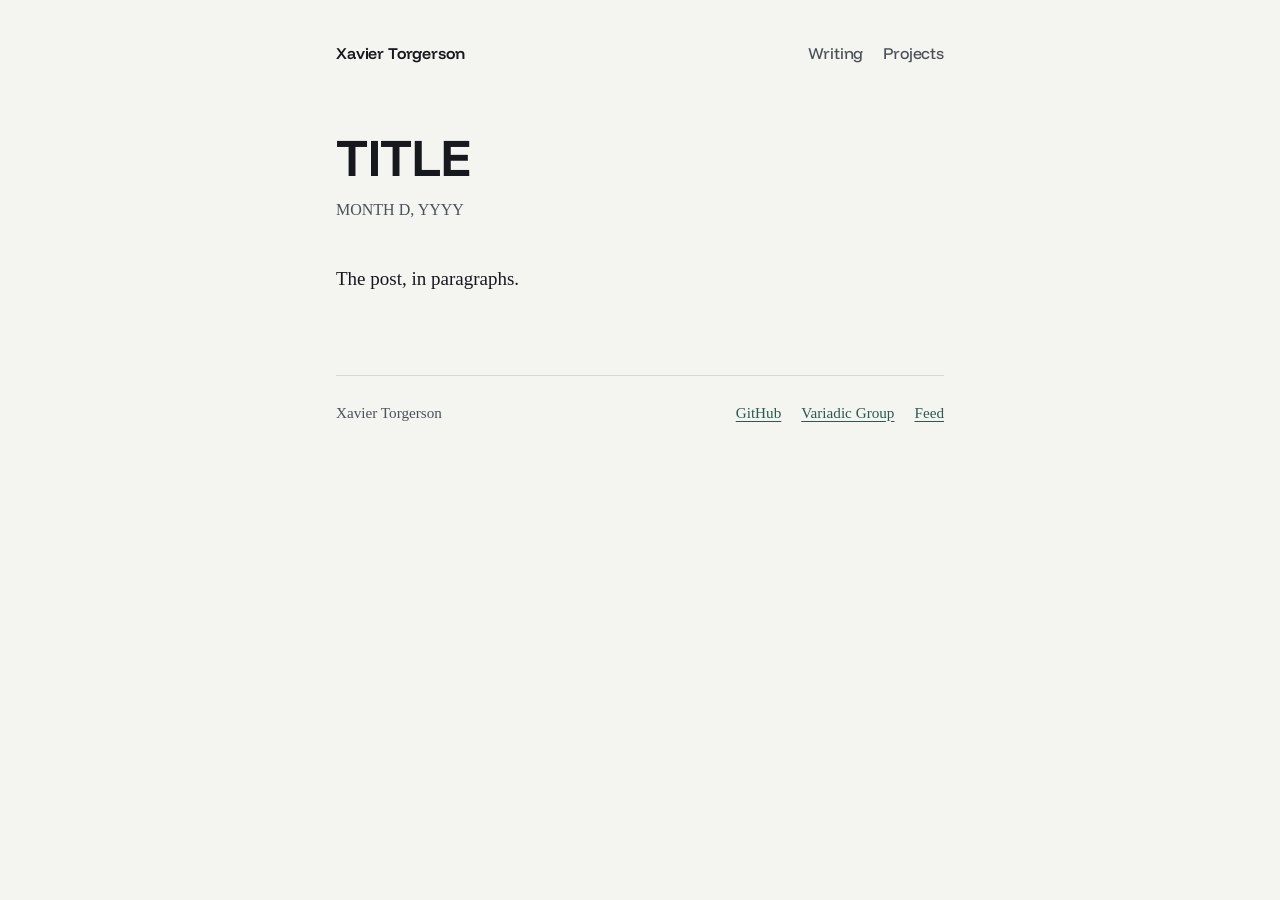
<file: writing/_post-template.html>
<!doctype html>
<html lang="en">
<head>
<meta charset="utf-8">
<meta name="viewport" content="width=device-width, initial-scale=1">
<title>TITLE · Xavier Torgerson</title>
<meta name="description" content="ONE SENTENCE ABOUT THE POST">
<link rel="stylesheet" href="/style.css">
<link rel="alternate" type="application/atom+xml" title="Xavier Torgerson" href="/feed.xml">
<link rel="icon" href="data:,">
</head>
<body>
<header class="top">
  <a href="/">Xavier Torgerson</a>
  <nav aria-label="Site"><a href="/writing/">Writing</a><a href="/#projects">Projects</a></nav>
</header>
<main>
  <article>
    <h1>TITLE</h1>
    <p class="meta"><time datetime="YYYY-MM-DD">MONTH D, YYYY</time></p>
    <p>The post, in paragraphs.</p>
  </article>
</main>
<footer class="foot">
  <span>Xavier Torgerson</span>
  <nav aria-label="Elsewhere"><a href="https://github.com/xaviertorgerson">GitHub</a><a href="https://variadicgroup.com">Variadic Group</a><a href="/feed.xml">Feed</a></nav>
</footer>
</body>
</html>
</file>
<file: style.css>
/* xlt.pw: one column of writing. Light by default, dark when the computer is. */
@font-face { font-family: "Funnel Display"; src: url("/fonts/funnel-display-latin-wght-normal.woff2") format("woff2"); font-weight: 300 800; font-display: swap; }

:root {
  --bg: #f4f5f1;
  --ink: #16181d;
  --ink-2: #4c5058;
  --rule: #d9dbd3;
  --accent: #2c5a4c;
  --display: "Funnel Display", ui-sans-serif, system-ui, sans-serif;
  --text: Charter, "Bitstream Charter", "Iowan Old Style", "Sitka Text", Cambria, Georgia, serif;
  color-scheme: light;
}
@media (prefers-color-scheme: dark) {
  :root { --bg: #111317; --ink: #e9eae6; --ink-2: #a3a7ae; --rule: #2a2e35; --accent: #8cc4b1; color-scheme: dark; }
}

* { box-sizing: border-box; }
html { -webkit-text-size-adjust: 100%; }
body { margin: 0; background: var(--bg); color: var(--ink); font: 1.1875rem/1.65 var(--text); }
main, .top, .foot { width: min(38rem, 100% - 2.5rem); margin-inline: auto; }
a { color: var(--accent); text-underline-offset: 0.18em; text-decoration-thickness: 1px; }
a:hover { text-decoration-thickness: 2px; }
:focus-visible { outline: 2px solid var(--accent); outline-offset: 3px; border-radius: 2px; }

.top { padding: 2.5rem 0 0; display: flex; justify-content: space-between; align-items: baseline; gap: 1rem; font-family: var(--display); font-size: 1rem; }
.top a { color: var(--ink); text-decoration: none; font-weight: 600; letter-spacing: -0.01em; }
.top nav { display: flex; gap: 1.25rem; }
.top nav a { font-weight: 450; color: var(--ink-2); }
.top nav a:hover, .top nav a[aria-current] { color: var(--ink); }

h1, h2, h3 { font-family: var(--display); letter-spacing: -0.025em; line-height: 1.05; margin: 0; }
.intro h1 { font-size: clamp(2.75rem, 9vw, 4.5rem); font-weight: 650; margin: 4.5rem 0 1.5rem; }
.intro p { margin: 0 0 1rem; }
section { margin-top: 3.5rem; }
h2 { font-size: 1.05rem; font-weight: 600; letter-spacing: 0; color: var(--ink-2); padding-bottom: 0.6rem; border-bottom: 1px solid var(--rule); margin-bottom: 0.5rem; }

.list { list-style: none; margin: 0; padding: 0; }
.list li { padding: 0.85rem 0; border-bottom: 1px solid var(--rule); display: grid; gap: 0.15rem; }
.list a { font-family: var(--display); font-weight: 550; font-size: 1.2rem; letter-spacing: -0.01em; text-decoration: none; color: var(--ink); }
.list a:hover { color: var(--accent); }
.list span, .list time { color: var(--ink-2); font-size: 1rem; }
.list span a { font: inherit; letter-spacing: 0; color: var(--accent); text-decoration: underline; }
.empty { color: var(--ink-2); font-style: italic; }

/* A post. */
article h1 { font-size: clamp(2.2rem, 7vw, 3.25rem); font-weight: 650; margin: 4rem 0 0.75rem; }
article .meta { color: var(--ink-2); font-size: 1rem; margin: 0 0 2.5rem; }
article h2 { font-size: 1.5rem; color: var(--ink); border: 0; padding: 0; margin: 2.5rem 0 0.5rem; letter-spacing: -0.02em; }
article blockquote { margin: 1.5rem 0; padding-left: 1.25rem; border-left: 3px solid var(--accent); color: var(--ink-2); }
article img { max-width: 100%; height: auto; border-radius: 6px; }
article pre { overflow-x: auto; background: color-mix(in srgb, var(--ink) 6%, transparent); padding: 1rem; border-radius: 6px; font-size: 0.9rem; }

.foot { margin-top: 5rem; padding: 1.5rem 0 3rem; border-top: 1px solid var(--rule); color: var(--ink-2); font-size: 0.95rem; display: flex; flex-wrap: wrap; justify-content: space-between; gap: 0.5rem 1.5rem; }
.foot nav { display: flex; gap: 1.25rem; }
</file>
